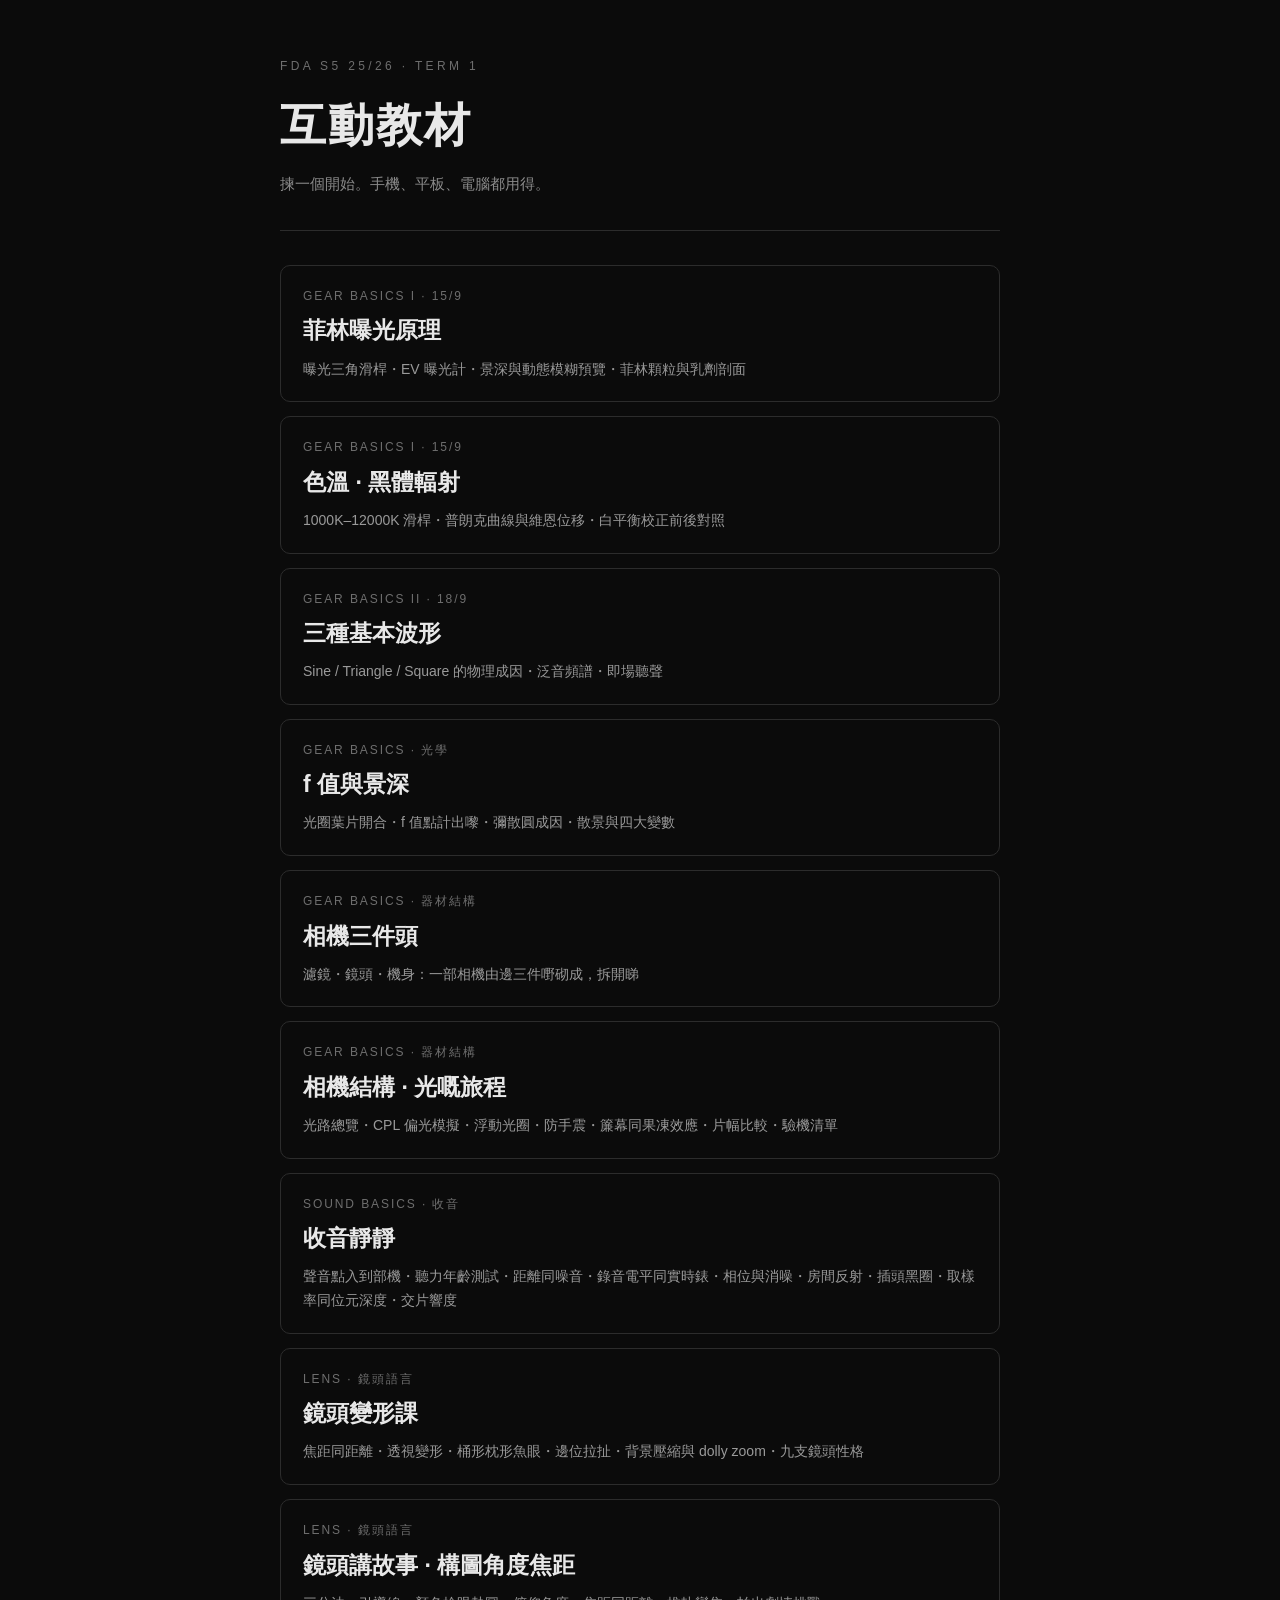
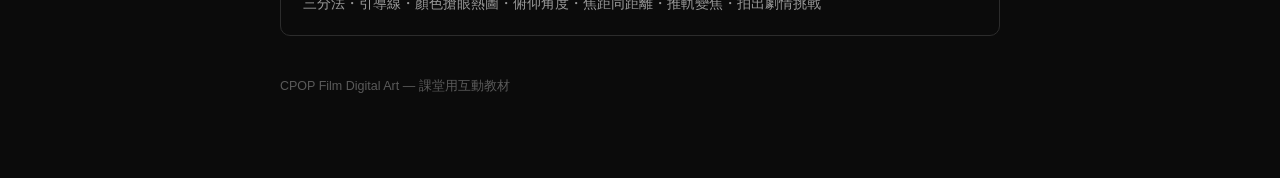
<file: index.html>
<!DOCTYPE html>
<html lang="zh-HK">
<head>
<meta charset="UTF-8">
<meta name="viewport" content="width=device-width, initial-scale=1">
<title>FDA S5 互動教材</title>
<style>
*{box-sizing:border-box;margin:0;padding:0}
body{background:#0b0b0b;color:#e8e8e8;font-family:"Noto Sans TC","PingFang TC","Microsoft JhengHei",sans-serif;padding:56px 20px 80px;line-height:1.7}
.wrap{max-width:720px;margin:0 auto}
.eyebrow{font-size:12px;letter-spacing:.28em;color:#6e6e6e;text-transform:uppercase}
h1{font-size:clamp(30px,7vw,46px);font-weight:700;letter-spacing:.04em;margin:10px 0 6px}
.sub{color:#8a8a8a;font-size:15px;margin-bottom:6px}
hr{border:0;border-top:1px solid #2c2c2c;margin:34px 0}
a.card{display:block;text-decoration:none;color:inherit;border:1px solid #2c2c2c;border-radius:10px;padding:20px 22px;margin-bottom:14px;transition:border-color .18s,background .18s}
a.card:hover,a.card:focus-visible{border-color:#8a8a8a;background:#151515;outline:none}
a.card .tag{font-size:12px;letter-spacing:.16em;color:#6e6e6e;text-transform:uppercase}
a.card h2{font-size:23px;font-weight:700;margin:5px 0 7px}
a.card p{font-size:14px;color:#9a9a9a;margin:0}
footer{color:#5a5a5a;font-size:12.5px;margin-top:40px}
</style>
</head>
<body>
<div class="wrap">
  <div class="eyebrow">FDA S5 25/26 · Term 1</div>
  <h1>互動教材</h1>
  <p class="sub">揀一個開始。手機、平板、電腦都用得。</p>
  <hr>

  <a class="card" href="exposure.html">
    <div class="tag">Gear Basics I · 15/9</div>
    <h2>菲林曝光原理</h2>
    <p>曝光三角滑桿・EV 曝光計・景深與動態模糊預覽・菲林顆粒與乳劑剖面</p>
  </a>

  <a class="card" href="colour-temperature.html">
    <div class="tag">Gear Basics I · 15/9</div>
    <h2>色溫 · 黑體輻射</h2>
    <p>1000K–12000K 滑桿・普朗克曲線與維恩位移・白平衡校正前後對照</p>
  </a>

  <a class="card" href="waveform.html">
    <div class="tag">Gear Basics II · 18/9</div>
    <h2>三種基本波形</h2>
    <p>Sine / Triangle / Square 的物理成因・泛音頻譜・即場聽聲</p>
  </a>

  <a class="card" href="aperture.html">
    <div class="tag">Gear Basics · 光學</div>
    <h2>f 值與景深</h2>
    <p>光圈葉片開合・f 值點計出嚟・彌散圓成因・散景與四大變數</p>
  </a>

  <a class="card" href="camera-parts.html">
    <div class="tag">Gear Basics · 器材結構</div>
    <h2>相機三件頭</h2>
    <p>濾鏡・鏡頭・機身：一部相機由邊三件嘢砌成，拆開睇</p>
  </a>

  <a class="card" href="camera-anatomy.html">
    <div class="tag">Gear Basics · 器材結構</div>
    <h2>相機結構 · 光嘅旅程</h2>
    <p>光路總覽・CPL 偏光模擬・浮動光圈・防手震・簾幕同果凍效應・片幅比較・驗機清單</p>
  </a>

  <a class="card" href="sound_lesson.html">
    <div class="tag">Sound Basics · 收音</div>
    <h2>收音靜靜</h2>
    <p>聲音點入到部機・聽力年齡測試・距離同噪音・錄音電平同實時錶・相位與消噪・房間反射・插頭黑圈・取樣率同位元深度・交片響度</p>
  </a>

  <a class="card" href="lens-distortation.html">
    <div class="tag">Lens · 鏡頭語言</div>
    <h2>鏡頭變形課</h2>
    <p>焦距同距離・透視變形・桶形枕形魚眼・邊位拉扯・背景壓縮與 dolly zoom・九支鏡頭性格</p>
  </a>

  <a class="card" href="lens-storytelling.html">
    <div class="tag">Lens · 鏡頭語言</div>
    <h2>鏡頭講故事 · 構圖角度焦距</h2>
    <p>三分法・引導線・顏色搶眼熱圖・俯仰角度・焦距同距離・推軌變焦・拍出劇情挑戰</p>
  </a>

  <footer>CPOP Film Digital Art — 課堂用互動教材</footer>
</div>
</body>
</html>
</file>
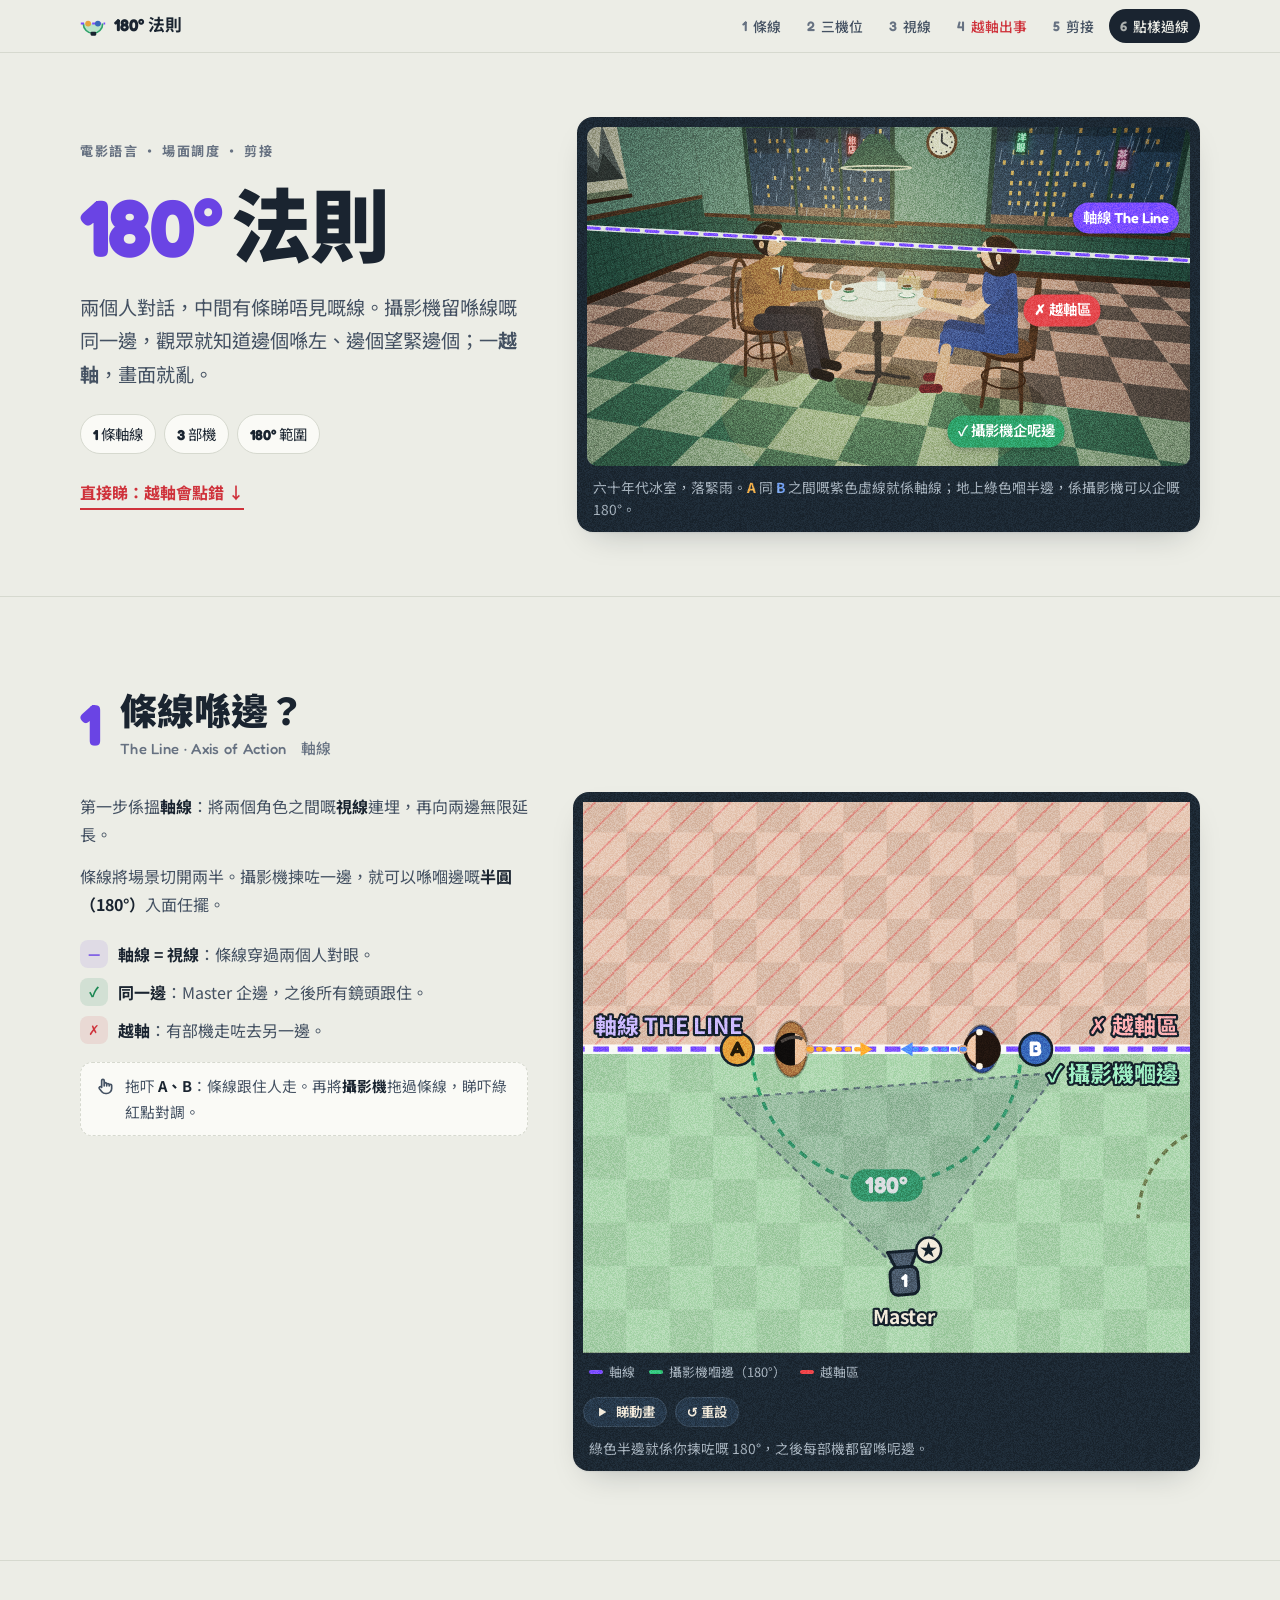
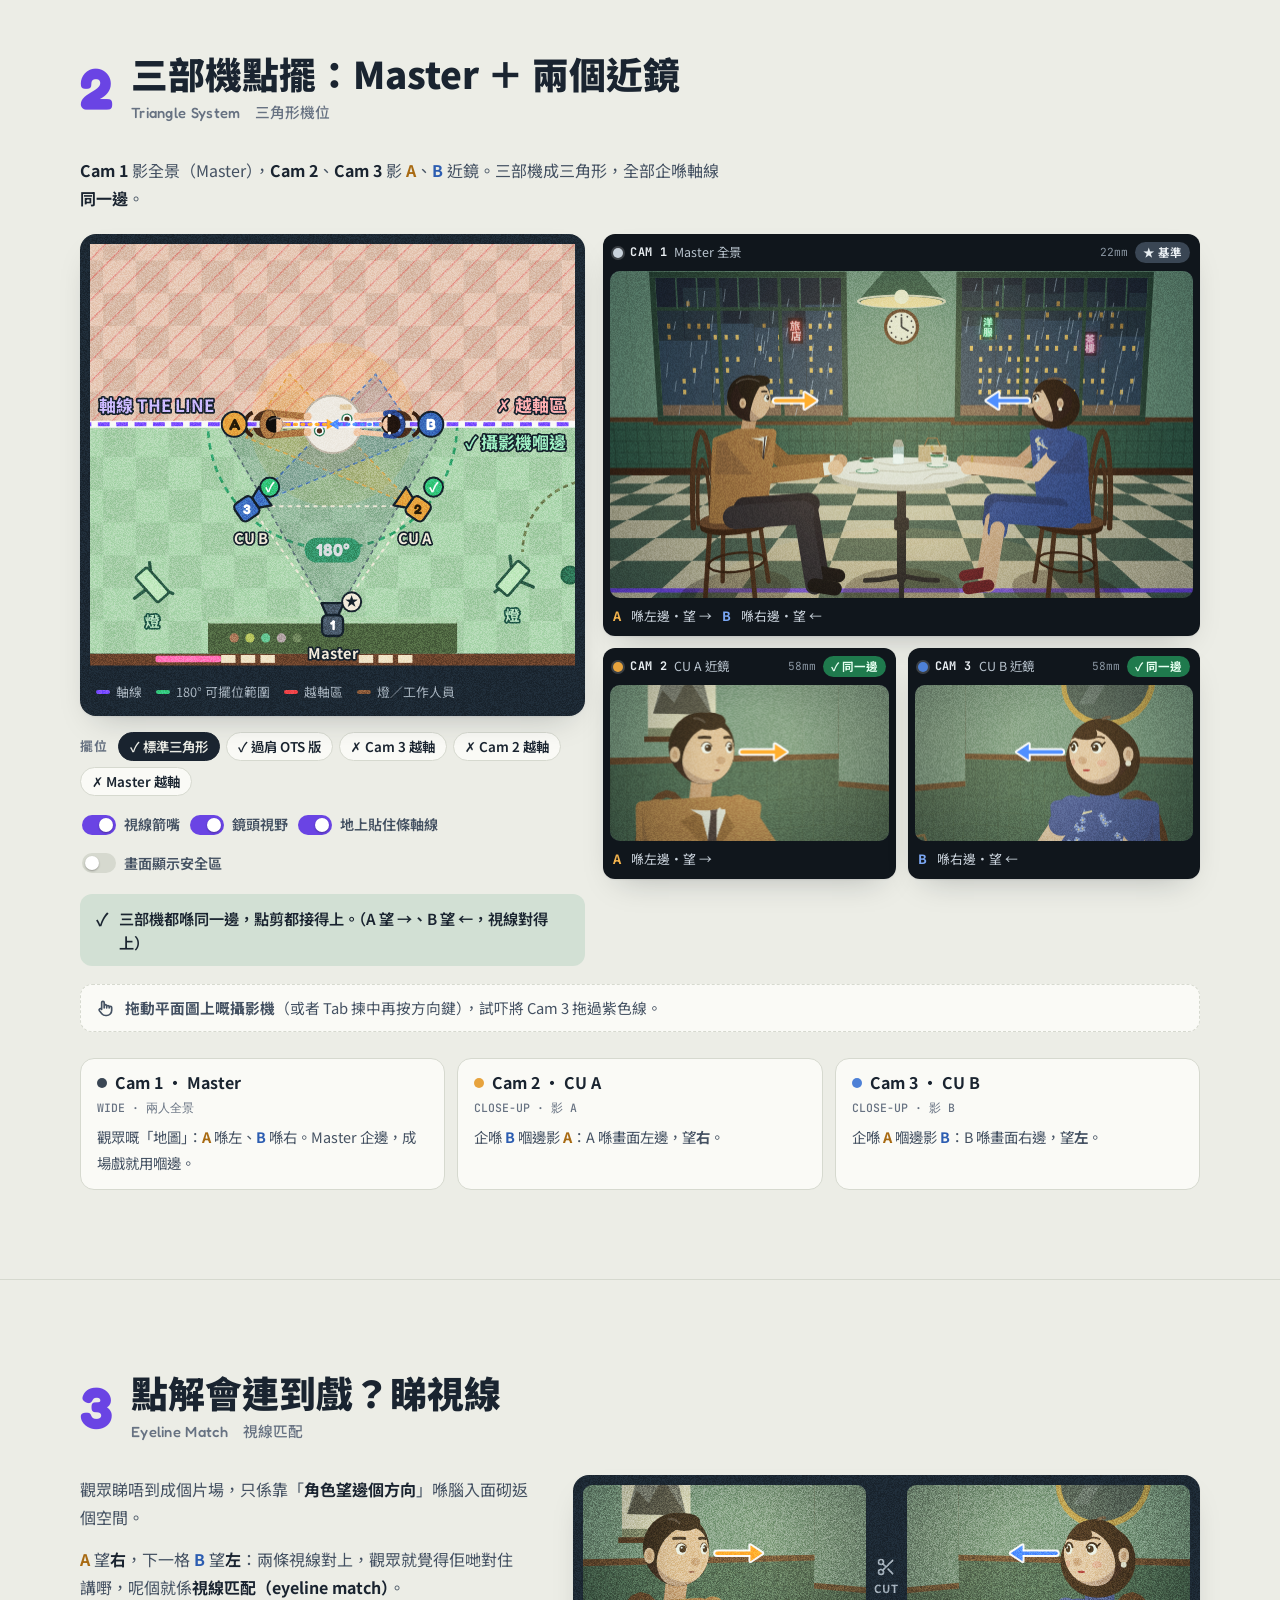
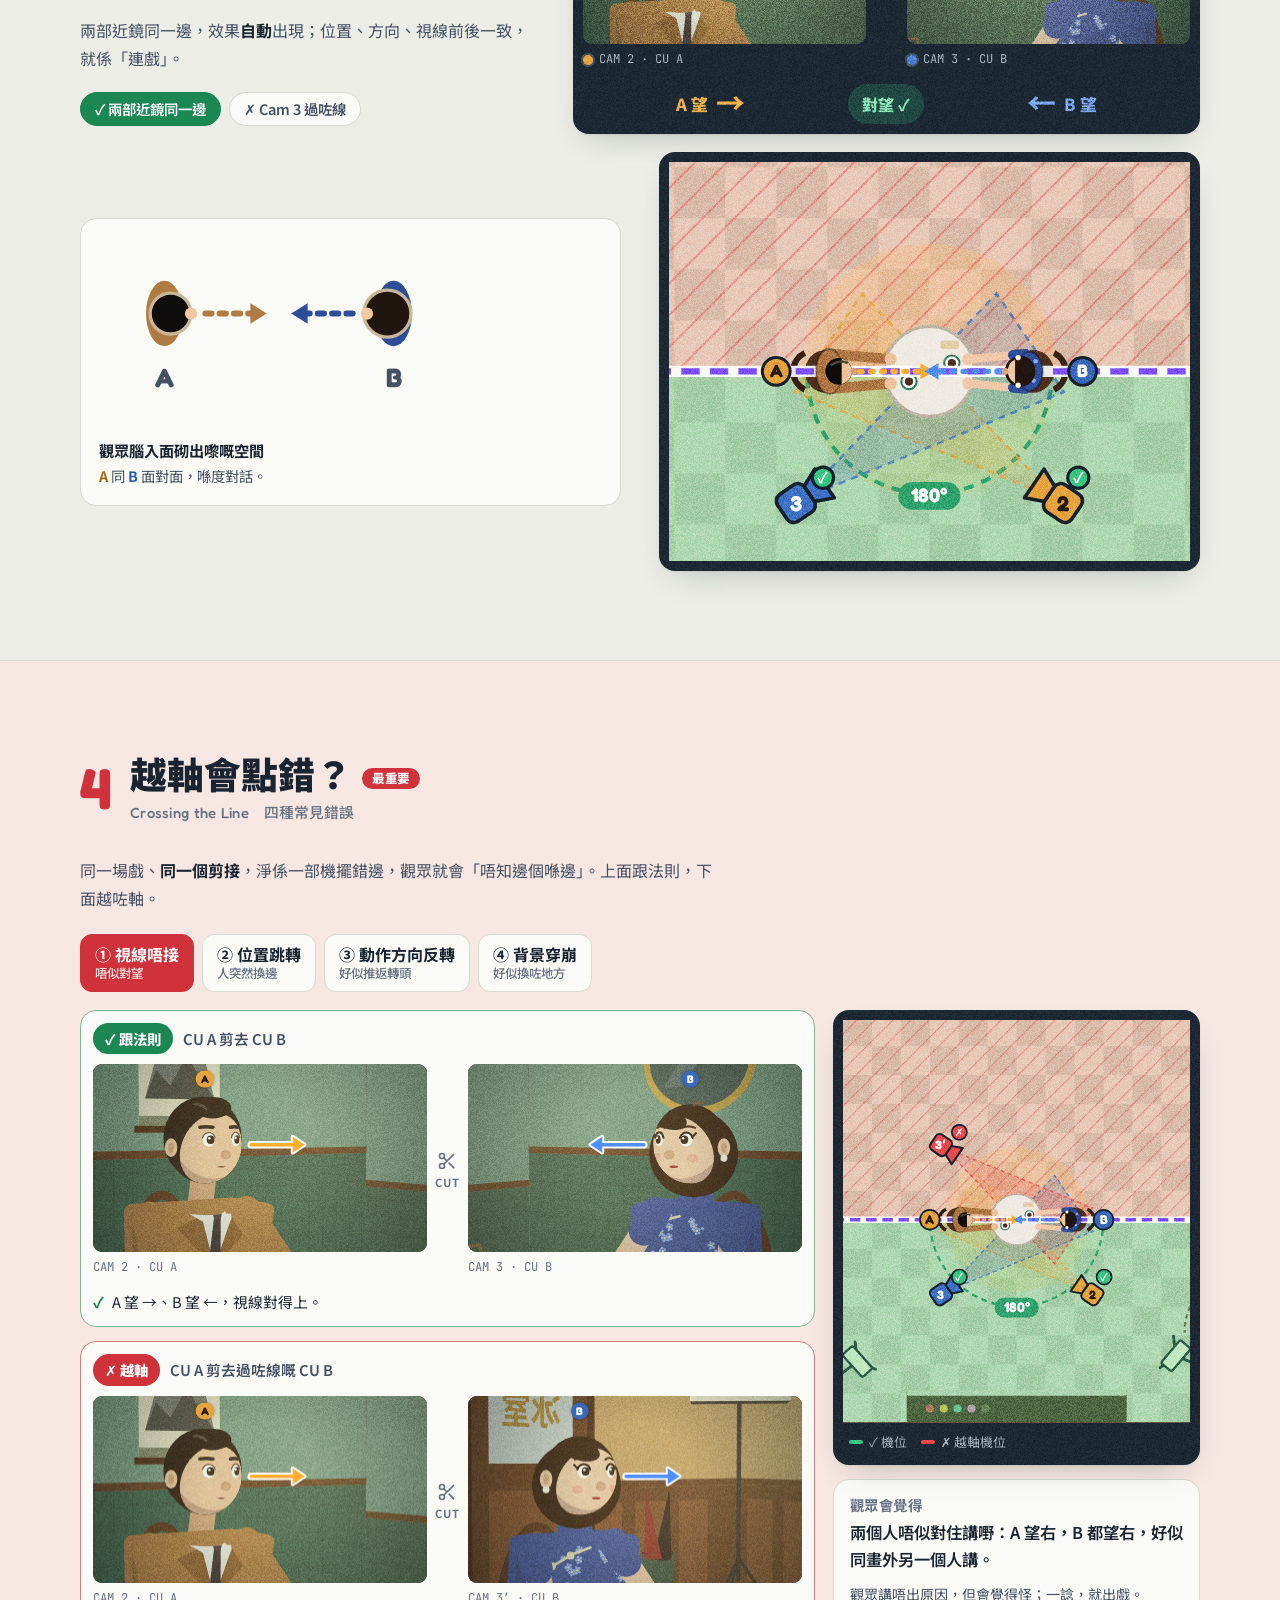
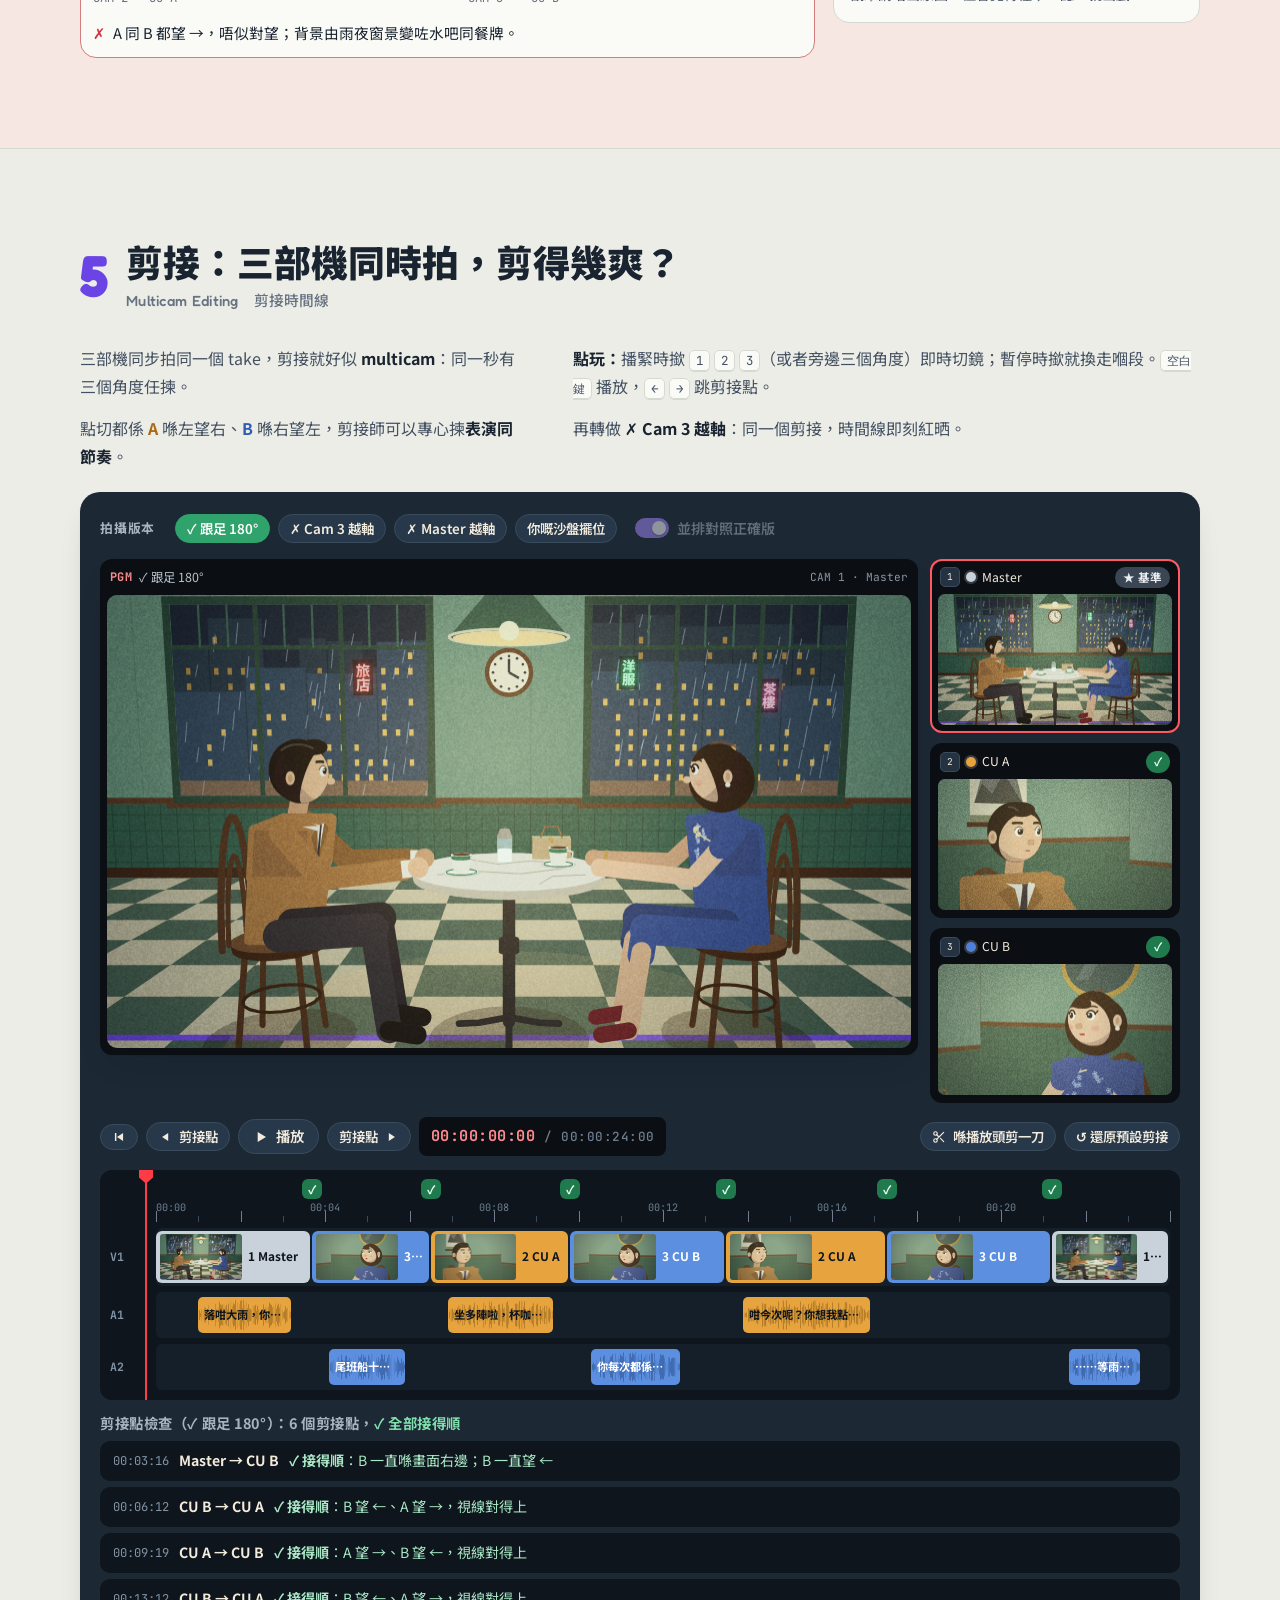
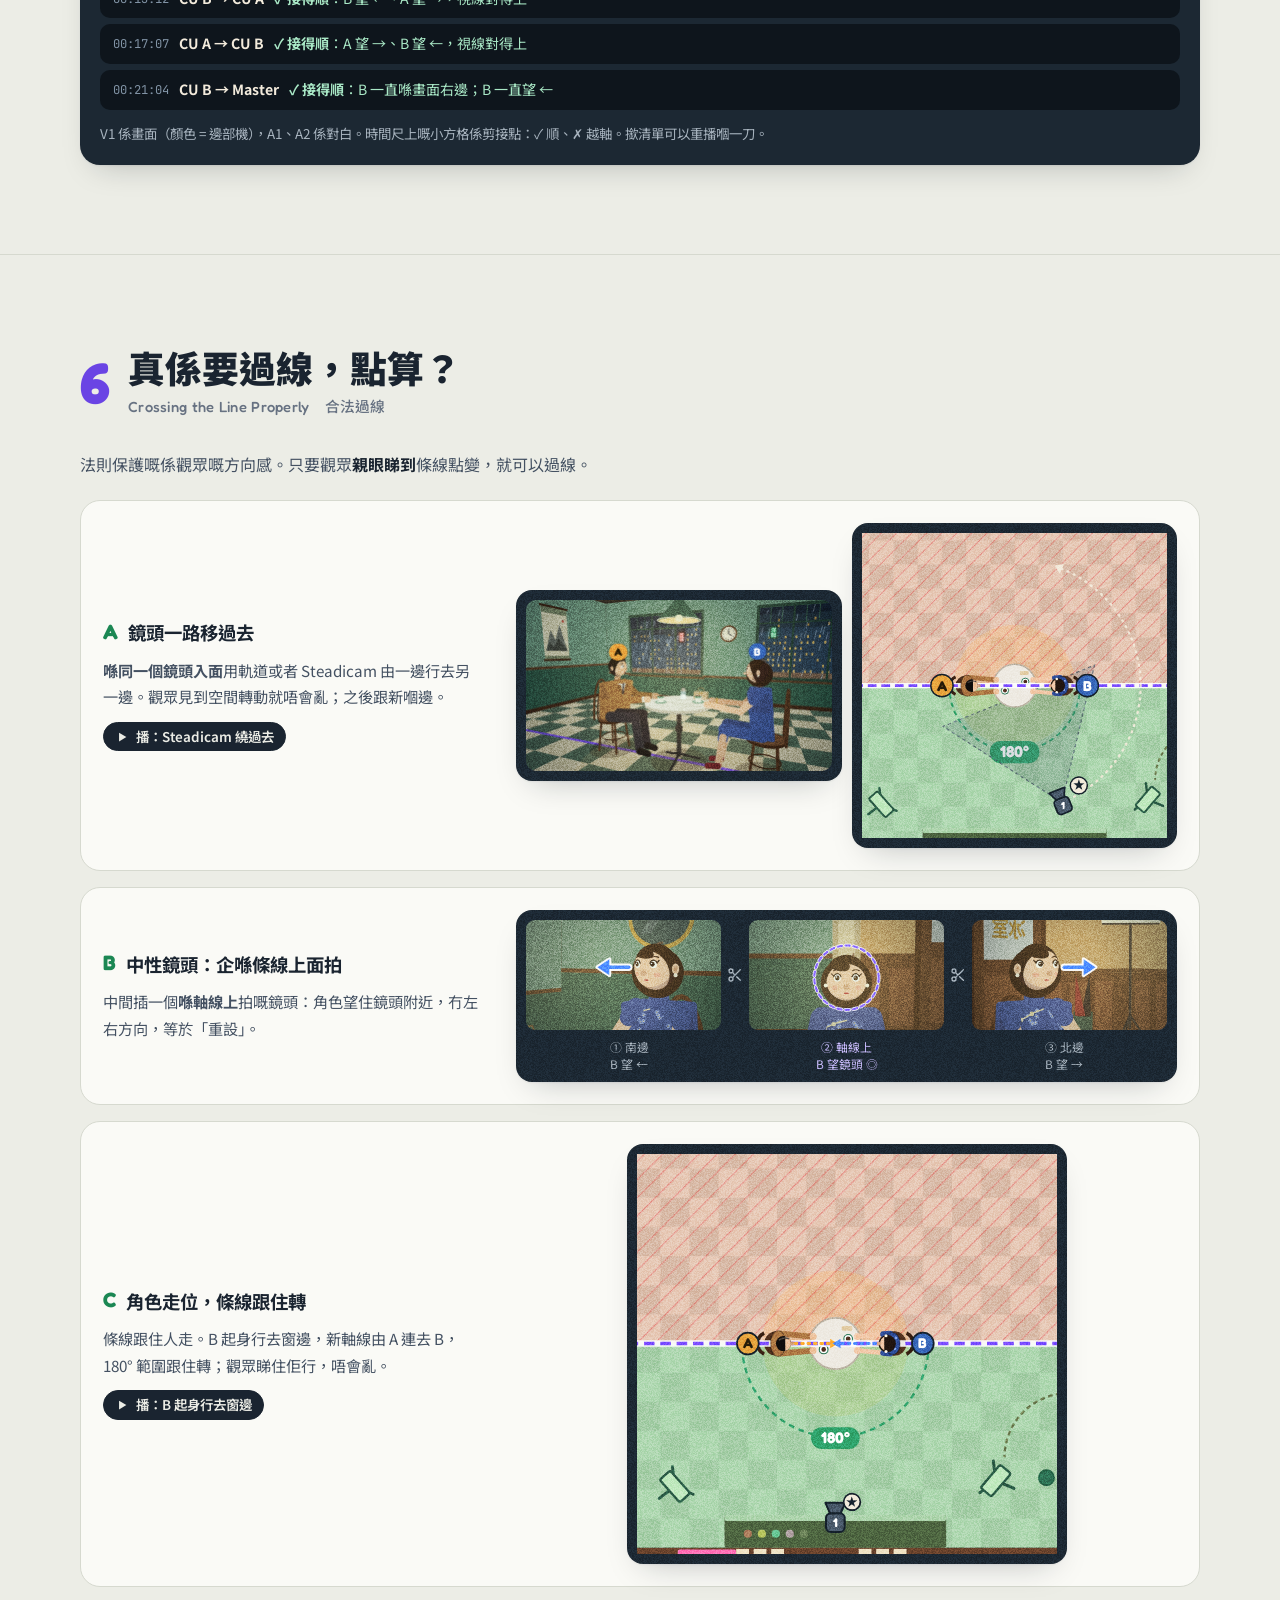
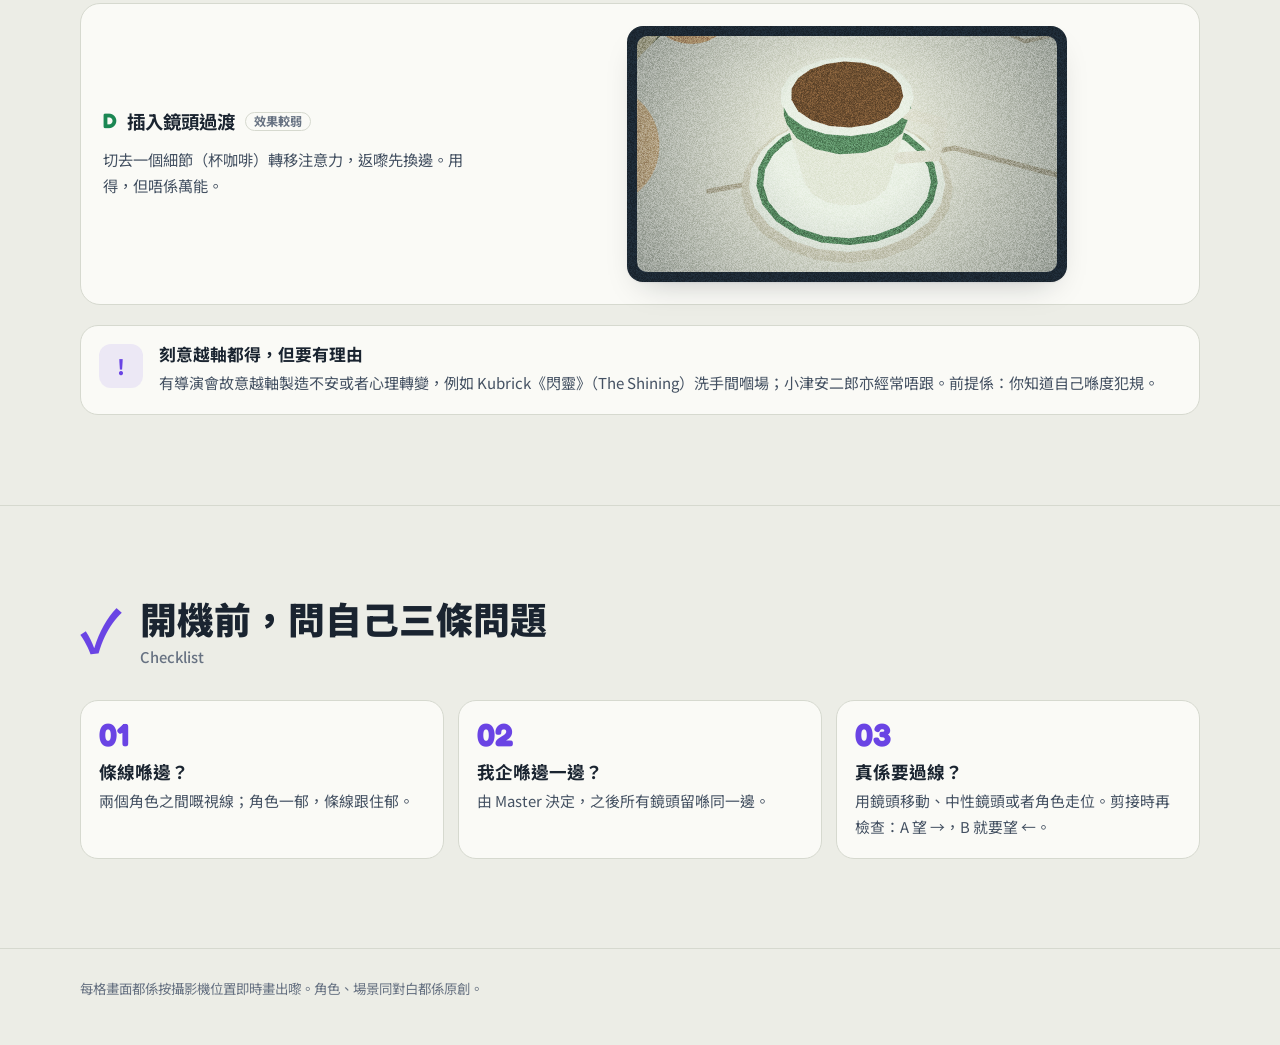
<file: 180-rule-v2/index.html>
<!doctype html>
<html lang="zh-HK">
<head>
<meta charset="utf-8">
<meta name="viewport" content="width=device-width, initial-scale=1, viewport-fit=cover">
<title>180度法則互動課</title>
<meta name="description" content="互動電影課：軸線、三機位、視線匹配、多機剪接，同埋越軸之後連戲點樣出錯。">
<meta property="og:title" content="180度法則互動課">
<meta property="og:description" content="互動電影課：軸線、三機位、視線匹配、多機剪接，同埋越軸之後連戲點樣出錯。">
<meta name="theme-color" content="#1C2833">
<link rel="icon" href="data:image/svg+xml,%3Csvg xmlns='http://www.w3.org/2000/svg' viewBox='0 0 32 32'%3E%3Cpath d='M4 13a12 12 0 0 0 24 0z' fill='%2334C77D' fill-opacity='.35'/%3E%3Cline x1='1' y1='13' x2='31' y2='13' stroke='%237B4DFF' stroke-width='2.6' stroke-dasharray='4 3'/%3E%3Ccircle cx='10' cy='13' r='3.6' fill='%23E7A33D'/%3E%3Ccircle cx='22' cy='13' r='3.6' fill='%233868BA'/%3E%3Crect x='13' y='23' width='7' height='5' rx='1.4' fill='%231A2430'/%3E%3C/svg%3E">
<link rel="preconnect" href="https://fonts.googleapis.com">
<link rel="preconnect" href="https://fonts.gstatic.com" crossorigin>
<link rel="stylesheet" href="https://fonts.googleapis.com/css2?family=Fredoka:wght@500;600;700&family=JetBrains+Mono:wght@500;700&family=Noto+Sans+HK:wght@400;500;700;900&display=swap">
<style>
:root { padding-top: env(safe-area-inset-top, 0px); padding-bottom: env(safe-area-inset-bottom, 0px); }
body { margin: 0; }
img { max-width: 100%; }
/* Layout: a long-form illustrated lesson. Every illustration sits on a dark "board";
   the page chrome around it is quiet paper, so the pictures carry the colour. */
:root {
  --bg: #ECEDE6;
  --surface: #FAFAF6;
  --surface-2: #F2F2EC;
  --ink: #1A2430;
  --ink-2: #445162;
  --muted: #677282;
  --rule: #D6D9CF;
  --accent: #6A44E4;
  --accent-ink: #FFFFFF;
  --accent-soft: rgba(106, 68, 228, .10);
  --ok: #1B8753;
  --ok-soft: rgba(27, 135, 83, .12);
  --bad: #CF323B;
  --bad-soft: rgba(207, 50, 59, .10);
  --alert-band: #F6E7E2;
  --a: #A86A12;
  --b: #2C5DB1;
  --board: #1C2833;
  --board-2: #26384A;
  --board-ink: #F3EBDC;
  --board-muted: #A7B3BE;
  --shadow: 0 1px 2px rgba(16, 24, 32, .06), 0 14px 32px -16px rgba(16, 24, 32, .28);
  --font-display: "Fredoka", "Noto Sans HK", "Noto Sans CJK HK", "PingFang HK", "Microsoft JhengHei", sans-serif;
  --font-body: "Noto Sans HK", "Noto Sans CJK HK", "PingFang HK", "Microsoft JhengHei", system-ui, sans-serif;
  --font-mono: "JetBrains Mono", ui-monospace, SFMono-Regular, Menlo, monospace;
  --r: 16px;
  --gutter: clamp(16px, 4vw, 40px);
}
@media (prefers-color-scheme: dark) {
  :root:not([data-theme="light"]) {
    --bg: #0E141A; --surface: #151D25; --surface-2: #1B252F; --ink: #E8ECEE; --ink-2: #B9C2CB; --muted: #8995A1; --rule: #28333E;
    --accent: #A58BFF; --accent-ink: #150D30; --accent-soft: rgba(165, 139, 255, .15);
    --ok: #4CCB8D; --ok-soft: rgba(76, 203, 141, .14); --bad: #FF6970; --bad-soft: rgba(255, 105, 112, .13); --alert-band: #221316;
    --a: #F0B04F; --b: #7BA7F3;
    --board: #0A1117; --board-2: #1A2835; --board-ink: #F3EBDC; --board-muted: #97A3AE;
    --shadow: 0 1px 2px rgba(0, 0, 0, .35), 0 14px 32px -16px rgba(0, 0, 0, .7);
    color-scheme: dark;
  }
}
:root[data-theme="dark"] {
  --bg: #0E141A; --surface: #151D25; --surface-2: #1B252F; --ink: #E8ECEE; --ink-2: #B9C2CB; --muted: #8995A1; --rule: #28333E;
  --accent: #A58BFF; --accent-ink: #150D30; --accent-soft: rgba(165, 139, 255, .15);
  --ok: #4CCB8D; --ok-soft: rgba(76, 203, 141, .14); --bad: #FF6970; --bad-soft: rgba(255, 105, 112, .13); --alert-band: #221316;
  --a: #F0B04F; --b: #7BA7F3;
  --board: #0A1117; --board-2: #1A2835; --board-ink: #F3EBDC; --board-muted: #97A3AE;
  --shadow: 0 1px 2px rgba(0, 0, 0, .35), 0 14px 32px -16px rgba(0, 0, 0, .7);
  color-scheme: dark;
}

* { box-sizing: border-box; }
html { scroll-behavior: smooth; scroll-padding-top: 64px; }
@media (prefers-reduced-motion: reduce) { html { scroll-behavior: auto; } }
body {
  background: var(--bg); color: var(--ink);
  font-family: var(--font-body); font-size: 16px; line-height: 1.75;
  -webkit-font-smoothing: antialiased; text-rendering: optimizeLegibility;
}
.wrap { max-width: 1200px; margin: 0 auto; padding-inline: var(--gutter); }
h1, h2, h3 { text-wrap: balance; margin: 0; line-height: 1.2; }
p { margin: 0; }
button { font: inherit; color: inherit; }
:focus-visible { outline: 3px solid var(--accent); outline-offset: 2px; border-radius: 6px; }
.sr { position: absolute; width: 1px; height: 1px; overflow: hidden; clip: rect(0 0 0 0); white-space: nowrap; }
kbd { font-family: var(--font-mono); font-size: .78em; padding: 1px 6px; border-radius: 5px; border: 1px solid var(--rule); background: var(--surface); box-shadow: 0 1px 0 var(--rule); }
.a-txt { color: var(--a); font-weight: 700; }
.b-txt { color: var(--b); font-weight: 700; }
.ok-txt { color: var(--ok); font-weight: 700; }
.bad-txt { color: var(--bad); font-weight: 700; }
.line-txt { color: var(--accent); font-weight: 700; }

/* ---------- top bar ---------- */
.topbar {
  position: sticky; top: env(safe-area-inset-top, 0px); z-index: 30;
  background: color-mix(in srgb, var(--bg) 88%, transparent);
  backdrop-filter: saturate(1.2) blur(10px); -webkit-backdrop-filter: saturate(1.2) blur(10px);
  border-bottom: 1px solid var(--rule);
}
.topbar .wrap { display: flex; align-items: center; gap: 14px; min-height: 52px; }
.brand { font-family: var(--font-display); font-weight: 700; font-size: 1.05rem; white-space: nowrap; text-decoration: none; color: var(--ink); display: flex; align-items: center; gap: 8px; }
.brand-mark { width: 26px; height: 26px; flex: none; }
.toc { display: flex; gap: 4px; overflow-x: auto; scrollbar-width: none; min-width: 0; margin-left: auto; }
.toc::-webkit-scrollbar { display: none; }
.toc a {
  flex: none; text-decoration: none; color: var(--ink-2); font-size: .86rem; font-weight: 500;
  padding: 5px 11px; border-radius: 999px; display: flex; gap: 6px; align-items: center; white-space: nowrap;
}
.toc a .n { font-family: var(--font-display); font-weight: 600; color: var(--muted); }
.toc a:hover { background: var(--surface-2); color: var(--ink); }
.toc a.on { background: var(--ink); color: var(--bg); }
.toc a.on .n { color: inherit; opacity: .7; }
.toc a.hot:not(.on) { color: var(--bad); }
@media (max-width: 720px) { .brand-text { display: none; } .toc a { padding: 5px 9px; font-size: .82rem; } }

/* ---------- hero ---------- */
.hero { padding-block: clamp(28px, 5vw, 64px) clamp(36px, 5vw, 64px); }
.hero-grid { display: grid; grid-template-columns: minmax(0, 5fr) minmax(0, 7fr); gap: clamp(24px, 4vw, 56px); align-items: center; }
@media (max-width: 900px) { .hero-grid { grid-template-columns: minmax(0, 1fr); } }
.eyebrow { font-size: .82rem; font-weight: 700; letter-spacing: .12em; color: var(--muted); text-transform: uppercase; }
.hero h1 { font-weight: 900; font-size: clamp(2.8rem, 7vw, 5rem); letter-spacing: -.01em; margin-top: 10px; display: flex; align-items: baseline; gap: .12em; flex-wrap: wrap; }
.hero h1 .deg { font-family: var(--font-display); font-weight: 700; color: var(--accent); letter-spacing: -.02em; }
.hero .lead { font-size: clamp(1.05rem, 1.6vw, 1.2rem); color: var(--ink-2); margin-top: 16px; max-width: 36em; }
.hero-keys { display: flex; flex-wrap: wrap; gap: 8px; margin-top: 22px; }
.hero-keys span { font-size: .9rem; padding: 6px 12px; border-radius: 999px; background: var(--surface); border: 1px solid var(--rule); }
.hero-keys b { font-family: var(--font-display); }
.hero-cta { display: inline-flex; margin-top: 24px; align-items: center; gap: 10px; font-weight: 700; color: var(--bad); text-decoration: none; border-bottom: 2px solid currentColor; padding-bottom: 2px; }

/* ---------- boards & monitors ---------- */
.board { background: var(--board); color: var(--board-ink); border-radius: var(--r); box-shadow: var(--shadow); position: relative; overflow: hidden; }
:root[data-theme="dark"] .board { outline: 1px solid var(--rule); }
@media (prefers-color-scheme: dark) { :root:not([data-theme="light"]) .board { outline: 1px solid var(--rule); } }
.board::after { content: ""; position: absolute; inset: 0; pointer-events: none; background-image: var(--grain); background-size: 192px; mix-blend-mode: overlay; opacity: .22; border-radius: inherit; }
figure { margin: 0; }
.hero-fig { padding: 10px; }
.screen { position: relative; aspect-ratio: 16 / 9; border-radius: 10px; overflow: hidden; background: #2A3440; max-width: 100%; }
.screen canvas { position: absolute; inset: 0; width: 100%; height: 100%; display: block; }
.hero-fig figcaption, .board-cap { font-size: .86rem; color: var(--board-muted); padding: 10px 6px 2px; line-height: 1.6; }
.hero-tag { position: absolute; transform: translate(-50%, -50%); font-family: var(--font-display); font-weight: 600; font-size: clamp(.7rem, 1.2vw, .9rem); padding: 3px 10px; border-radius: 999px; white-space: nowrap; pointer-events: none; box-shadow: 0 2px 6px rgba(0,0,0,.25); transition: left .2s linear, top .2s linear; }
.hero-tag.line { background: #7B4DFF; color: #fff; }
.hero-tag.ok { background: #2FA36B; color: #fff; }
.hero-tag.bad { background: #E5484D; color: #fff; }

.monitor { background: #10161C; border-radius: 12px; padding: 7px; box-shadow: var(--shadow); min-width: 0; position: relative; transition: box-shadow .25s; color: #E9EEF2; }
.monitor.bad { box-shadow: 0 0 0 3px #E5484D, var(--shadow); }
.monitor.neutral { box-shadow: 0 0 0 3px #7B4DFF, var(--shadow); }
.mon-bar { display: flex; align-items: center; gap: 7px; padding: 1px 3px 7px; font-size: .78rem; min-width: 0; }
.mon-bar b { font-family: var(--font-mono); font-weight: 700; letter-spacing: .04em; font-size: .74rem; }
.mon-name { color: #B8C3CD; white-space: nowrap; overflow: hidden; text-overflow: ellipsis; min-width: 0; }
.mon-lens { font-family: var(--font-mono); font-size: .7rem; color: #8995A1; margin-left: auto; white-space: nowrap; }
.cam-dot { width: 10px; height: 10px; border-radius: 50%; flex: none; box-shadow: 0 0 0 2px rgba(255,255,255,.18); }
.cam-dot.c1 { background: #C9D2DB; } .cam-dot.c2 { background: #E7A33D; } .cam-dot.c3 { background: #4D80D6; }
.chip { display: inline-flex; align-items: center; gap: 4px; padding: 2px 8px; border-radius: 999px; font-size: .72rem; font-weight: 700; white-space: nowrap; line-height: 1.5; }
.chip.ok { background: #1F7A4D; color: #E6FFF1; }
.chip.bad { background: #D23A41; color: #fff; }
.chip.neutral { background: #6A44E4; color: #fff; }
.chip.ref { background: #3A4654; color: #E9EEF2; }
.mon-read { font-size: .8rem; color: #C9D2DB; padding: 7px 3px 1px; display: flex; gap: 10px; flex-wrap: wrap; min-height: 1.8em; }
.mon-read .ga { color: #F2B24D; font-weight: 700; } .mon-read .gb { color: #7BA7F3; font-weight: 700; }
.mon-read .warn { color: #FF8A8F; font-weight: 700; }

/* ---------- sections ---------- */
.sec { padding-block: clamp(48px, 7vw, 96px); border-top: 1px solid var(--rule); }
.sec-head { display: grid; grid-template-columns: auto minmax(0, 1fr); gap: 4px 18px; align-items: center; margin-bottom: clamp(18px, 3vw, 30px); }
.sec-num { font-family: var(--font-display); font-weight: 700; font-size: clamp(2.6rem, 5vw, 3.6rem); line-height: 1; color: var(--accent); grid-row: span 2; }
.sec-head h2 { font-size: clamp(1.55rem, 3.2vw, 2.3rem); font-weight: 900; }
.sec-sub { color: var(--muted); font-size: .92rem; font-weight: 500; }
.sec-sub i { font-style: normal; font-family: var(--font-display); font-weight: 500; letter-spacing: .02em; }
.prose { max-width: 40em; color: var(--ink-2); }
.prose p + p { margin-top: .9em; }
.prose strong { color: var(--ink); }
.grid-2 { display: grid; grid-template-columns: minmax(0, 5fr) minmax(0, 7fr); gap: clamp(20px, 3.5vw, 48px); align-items: start; }
@media (max-width: 900px) { .grid-2 { grid-template-columns: minmax(0, 1fr); } }
.keys { display: grid; gap: 10px; margin-top: 22px; padding: 0; list-style: none; }
.keys li { display: grid; grid-template-columns: 28px minmax(0, 1fr); gap: 10px; align-items: start; }
.keys li .k { width: 28px; height: 28px; border-radius: 8px; display: grid; place-items: center; font-weight: 800; font-size: .85rem; }
.keys li .k.line { background: var(--accent-soft); color: var(--accent); }
.keys li .k.ok { background: var(--ok-soft); color: var(--ok); }
.keys li .k.bad { background: var(--bad-soft); color: var(--bad); }
.hint { display: flex; gap: 10px; align-items: flex-start; margin-top: 18px; font-size: .92rem; color: var(--ink-2); background: var(--surface); border: 1px dashed var(--rule); border-radius: 12px; padding: 10px 14px; }
.hint svg { flex: none; margin-top: 3px; }

/* buttons */
.btn-row { display: flex; flex-wrap: wrap; gap: 8px; align-items: center; }
.btn {
  border: 1px solid var(--rule); background: var(--surface); border-radius: 999px; padding: 7px 14px; cursor: pointer;
  font-size: .9rem; font-weight: 600; display: inline-flex; align-items: center; gap: 7px; line-height: 1.3; transition: background .15s, border-color .15s, transform .1s;
}
.btn:hover { border-color: var(--ink-2); }
.btn:active { transform: translateY(1px); }
.btn.primary { background: var(--ink); color: var(--bg); border-color: var(--ink); }
.btn.on { background: var(--ink); color: var(--bg); border-color: var(--ink); }
.btn.bad.on { background: var(--bad); border-color: var(--bad); color: #fff; }
.btn.ok.on { background: var(--ok); border-color: var(--ok); color: #fff; }
.btn .dot { width: 8px; height: 8px; border-radius: 50%; background: currentColor; opacity: .5; }
.btn.small { padding: 5px 11px; font-size: .84rem; }
.seg-label { font-size: .8rem; font-weight: 700; color: var(--muted); letter-spacing: .06em; margin-right: 4px; }
.toggle { display: inline-flex; align-items: center; gap: 8px; cursor: pointer; font-size: .88rem; font-weight: 600; color: var(--ink-2); user-select: none; padding: 4px 2px; }
.toggle input { appearance: none; -webkit-appearance: none; width: 34px; height: 20px; border-radius: 999px; background: var(--rule); position: relative; cursor: pointer; margin: 0; transition: background .2s; flex: none; }
.toggle input::after { content: ""; position: absolute; top: 3px; left: 3px; width: 14px; height: 14px; border-radius: 50%; background: #fff; transition: transform .2s; box-shadow: 0 1px 2px rgba(0,0,0,.3); }
.toggle input:checked { background: var(--accent); }
.toggle input:checked::after { transform: translateX(14px); }

/* ---------- plans ---------- */
.plan-board { padding: 10px; }
.plan-board > svg { display: block; width: 100%; height: auto; touch-action: none; }
.plan-board > svg .cam { cursor: grab; }
.plan-board > svg .cam:active { cursor: grabbing; }
.plan-board > svg .cam:focus { outline: none; }
.plan-board > svg .cam:focus-visible .cam-ring { stroke: #fff; stroke-width: 6; }
.plan-board > svg .char:focus { outline: none; }
.plan-board > svg .char:focus-visible ellipse { stroke: #fff; stroke-width: 5; }
.plan-board > svg .char.drag { cursor: grab; }
.plan-legend { display: flex; flex-wrap: wrap; gap: 6px 14px; font-size: .8rem; color: var(--board-muted); padding: 8px 6px 2px; }
.plan-legend span { display: inline-flex; align-items: center; gap: 6px; }
.plan-legend i { width: 14px; height: 4px; border-radius: 2px; display: inline-block; }

/* §1 */
.fig-ctrl { display: flex; flex-wrap: wrap; gap: 8px; margin-top: 12px; }

/* §2 sandbox */
.sandbox { display: grid; grid-template-columns: minmax(0, 11fr) minmax(0, 13fr); grid-template-areas: "plan mons" "ctrl mons" "verd mons"; grid-template-rows: auto auto 1fr; gap: 14px 18px; align-items: start; }
.sb-plan { grid-area: plan; } .sandbox .mons { grid-area: mons; } .sandbox .sb-ctrl { grid-area: ctrl; margin-top: 2px; } .sandbox .verdict-bar { grid-area: verd; margin-top: 0; }
@media (max-width: 960px) { .sandbox { grid-template-columns: minmax(0, 1fr); grid-template-areas: "plan" "ctrl" "mons" "verd"; grid-template-rows: none; } }
.mons { display: grid; gap: 12px; min-width: 0; }
.mon-row { display: grid; grid-template-columns: minmax(0, 1fr) minmax(0, 1fr); gap: 12px; }
@media (max-width: 560px) {
  .mon-row { gap: 8px; }
  .mon-row .monitor { padding: 5px; }
  .mon-row .mon-name, .mon-row .mon-lens { display: none; }
  .mon-row .mon-read { font-size: .72rem; gap: 4px 6px; }
  .mon-row .mon-read .warn { display: none; }
}
.sb-ctrl { display: grid; gap: 12px; margin-top: 18px; }
.sb-ctrl .btn-row { gap: 6px; }
.roles { display: grid; grid-template-columns: repeat(3, minmax(0, 1fr)); gap: 12px; margin-top: 26px; }
@media (max-width: 820px) { .roles { grid-template-columns: minmax(0, 1fr); } }
.role { background: var(--surface); border: 1px solid var(--rule); border-radius: 14px; padding: 14px 16px; }
.role h3 { font-size: 1rem; display: flex; align-items: center; gap: 8px; }
.role h3 .cam-dot { box-shadow: none; }
.role h3 .cam-dot.c1 { background: #3A4654; }
.role p { font-size: .9rem; color: var(--ink-2); margin-top: 6px; }
.role .sub { font-family: var(--font-mono); font-size: .72rem; color: var(--muted); font-weight: 500; }
.verdict-bar { display: flex; align-items: flex-start; gap: 10px; margin-top: 16px; padding: 12px 16px; border-radius: 12px; background: var(--ok-soft); color: var(--ink); font-weight: 600; font-size: .95rem; transition: background .25s; }
.verdict-bar.bad { background: var(--bad-soft); }
.verdict-bar .vi { font-size: 1.1rem; flex: none; line-height: 1.5; }
.verdict-bar > span:last-child { flex: 1; min-width: 0; line-height: 1.6; }

/* §3 eyeline */
.cutpair { display: grid; grid-template-columns: minmax(0, 1fr) auto minmax(0, 1fr); gap: 8px; align-items: center; }
.cut-icon { display: grid; place-items: center; gap: 2px; color: var(--muted); font-size: .7rem; font-weight: 700; letter-spacing: .08em; }
.eye-verdict { display: grid; grid-template-columns: minmax(0, 1fr) auto minmax(0, 1fr); align-items: center; gap: 10px; margin-top: 14px; }
.eye-arrow { display: flex; align-items: center; justify-content: center; gap: 8px; font-weight: 800; font-size: 1.05rem; }
.eye-arrow .big { font-family: var(--font-display); font-size: 1.8rem; line-height: 1; transition: transform .35s cubic-bezier(.3,1.4,.5,1); display: inline-block; }
.eye-arrow .big.flip { transform: scaleX(-1); }
.eye-mid { font-weight: 800; padding: 6px 14px; border-radius: 999px; white-space: nowrap; }
.eye-mid.ok { background: var(--ok-soft); color: var(--ok); }
.eye-mid.bad { background: var(--bad-soft); color: var(--bad); }
.mind { display: grid; grid-template-columns: minmax(0, 1fr); gap: 10px; align-items: center; margin-top: 18px; background: var(--surface); border: 1px solid var(--rule); border-radius: 16px; padding: 16px 18px; }
.mind svg { max-width: 360px; }
.mind svg { width: 100%; height: auto; display: block; }
.mind h3 { font-size: .95rem; }
.mind p { font-size: .9rem; color: var(--ink-2); margin-top: 4px; }
.eye-row2 { display: grid; grid-template-columns: minmax(0, 1fr) minmax(0, 1fr); gap: clamp(16px, 3vw, 40px); margin-top: 18px; align-items: center; }
@media (max-width: 900px) { .eye-row2 { grid-template-columns: minmax(0, 1fr); } }
.eye-row2 .mind { margin-top: 0; }
.board .eye-mid.ok { background: rgba(52, 199, 125, .2); color: #8BE8B7; }
.board .eye-mid.bad { background: rgba(240, 70, 75, .24); color: #FFA3A7; }

/* §4 failures */
.sec-alert { background: var(--alert-band); }
.must { display: inline-flex; align-items: center; gap: 6px; background: var(--bad); color: #fff; font-size: .78rem; font-weight: 800; padding: 3px 10px; border-radius: 999px; letter-spacing: .06em; vertical-align: middle; margin-left: 10px; }
.tabs { display: flex; gap: 8px; flex-wrap: wrap; margin: 22px 0 18px; }
.tab { border: 1.5px solid var(--rule); background: var(--surface); border-radius: 12px; padding: 9px 14px; cursor: pointer; text-align: left; font-weight: 700; display: grid; gap: 0; line-height: 1.35; }
.tab small { font-weight: 500; color: var(--muted); font-size: .78rem; }
.tab[aria-selected="true"] { border-color: var(--bad); background: var(--bad); color: #fff; }
.tab[aria-selected="true"] small { color: rgba(255,255,255,.85); }
.case { display: grid; grid-template-columns: minmax(0, 8fr) minmax(0, 4fr); gap: 18px; align-items: start; }
@media (max-width: 960px) { .case { grid-template-columns: minmax(0, 1fr); } }
.case-rows { display: grid; gap: 14px; min-width: 0; }
.case-row { background: var(--surface); border-radius: 16px; padding: 12px; border: 1.5px solid var(--rule); min-width: 0; }
.case-row.ok { border-color: color-mix(in srgb, var(--ok) 45%, var(--rule)); }
.case-row.bad { border-color: color-mix(in srgb, var(--bad) 55%, var(--rule)); }
.row-head { display: flex; align-items: center; gap: 10px; margin-bottom: 10px; flex-wrap: wrap; }
.row-tag { font-weight: 800; font-size: .9rem; padding: 3px 12px; border-radius: 999px; }
.row-tag.ok { background: var(--ok); color: #fff; }
.row-tag.bad { background: var(--bad); color: #fff; }
.row-note { font-size: .92rem; color: var(--ink-2); font-weight: 600; }
.shotpair { display: grid; grid-template-columns: minmax(0, 1fr) auto minmax(0, 1fr); gap: 8px; align-items: center; }
.shot { min-width: 0; }
.shot .screen { border-radius: 9px; }
.shot-lab { font-size: .76rem; color: var(--muted); margin-top: 5px; font-family: var(--font-mono); display: flex; gap: 6px; align-items: center; }
.row-result { margin-top: 10px; font-size: .92rem; display: flex; gap: 8px; align-items: flex-start; }
.row-result .ri { flex: none; font-weight: 800; }
.case-side { display: grid; gap: 14px; min-width: 0; }
.feel { background: var(--surface); border-radius: 16px; padding: 16px; border: 1.5px solid var(--rule); }
.feel h3 { font-size: .9rem; color: var(--muted); letter-spacing: .04em; }
.feel p { font-size: 1.02rem; margin-top: 6px; font-weight: 600; line-height: 1.65; }
.feel .also { font-size: .88rem; color: var(--ink-2); font-weight: 400; margin-top: 10px; }

/* §5 edit suite */
.suite { background: var(--board); border-radius: 20px; padding: clamp(12px, 2vw, 20px); color: var(--board-ink); box-shadow: var(--shadow); position: relative; }
.suite-top { display: flex; flex-wrap: wrap; gap: 10px 16px; align-items: center; margin-bottom: 14px; }
.suite .btn { background: var(--board-2); border-color: #3A4B5C; color: var(--board-ink); }
.suite .btn:hover { border-color: #8193A5; }
.suite .btn.on { background: var(--board-ink); color: #16202A; border-color: var(--board-ink); }
.suite .btn.bad.on { background: #E5484D; color: #fff; border-color: #E5484D; }
.suite .btn.ok.on { background: #2FA36B; color: #fff; border-color: #2FA36B; }
.suite .seg-label { color: var(--board-muted); }
.suite .toggle { color: var(--board-muted); }
.suite .toggle input { background: #3A4B5C; }
.suite .toggle input:checked { background: #A58BFF; }
.edit-view { display: grid; grid-template-columns: minmax(0, 1fr) minmax(0, 250px); gap: 12px; align-items: start; }
.edit-view .angles { grid-template-columns: minmax(0, 1fr); margin-top: 0; }
.edit-view.two { grid-template-columns: minmax(0, 1fr); }
.edit-view.two .angles { grid-template-columns: repeat(3, minmax(0, 1fr)); }
@media (max-width: 900px) { .edit-view { grid-template-columns: minmax(0, 1fr); } .edit-view .angles { grid-template-columns: repeat(3, minmax(0, 1fr)); } }
@media (max-width: 480px) { .angle .ang-top span:not(.cam-dot):not(.bad-dot) { display: none; } .angle .ang-top .chip { padding: 1px 5px; } }
.programs { display: grid; grid-template-columns: minmax(0, 1fr); gap: 12px; }
.programs.two { grid-template-columns: minmax(0, 1fr) minmax(0, 1fr); }
@media (max-width: 760px) { .programs.two { grid-template-columns: minmax(0, 1fr); } }
.prog { background: #0B0F13; }
.prog .mon-bar b { color: #FF8A8F; }
.prog-screen { position: relative; }
.sub-line { position: absolute; left: 50%; bottom: 7%; transform: translateX(-50%); max-width: 90%; text-align: center; font-weight: 700; font-size: clamp(.8rem, 1.7vw, 1.15rem); color: #fff; text-shadow: 0 1px 2px #000, 0 0 8px rgba(0,0,0,.8); line-height: 1.4; pointer-events: none; }
.sub-line .who { margin-right: .4em; }
.sub-line .who.A { color: #F7BE5E; } .sub-line .who.B { color: #8CB6FF; }
.callout { position: absolute; left: 3%; right: 3%; top: 4%; display: flex; gap: 8px; align-items: flex-start; padding: 8px 12px; border-radius: 10px; font-size: clamp(.74rem, 1.4vw, .95rem); font-weight: 700; line-height: 1.45; opacity: 0; transform: translateY(-6px); transition: opacity .2s, transform .2s; pointer-events: none; }
.callout.show { opacity: 1; transform: none; }
.callout.bad { background: rgba(214, 45, 54, .94); color: #fff; }
.callout.ok { background: rgba(28, 122, 76, .92); color: #fff; }
.callout.neutral { background: rgba(106, 68, 228, .92); color: #fff; }
.flash { position: absolute; inset: 0; pointer-events: none; box-shadow: inset 0 0 0 0 transparent; transition: box-shadow .35s; border-radius: 10px; }
.flash.bad { box-shadow: inset 0 0 0 5px #E5484D; }
.flash.ok { box-shadow: inset 0 0 0 4px #2FA36B; }
.angles { display: grid; grid-template-columns: repeat(3, minmax(0, 1fr)); gap: 10px; margin-top: 12px; }
.angle { border: 2px solid transparent; background: #0B0F13; border-radius: 12px; padding: 6px; cursor: pointer; text-align: left; color: var(--board-ink); min-width: 0; transition: border-color .15s; }
.angle:hover { border-color: #5B6D80; }
.angle.live { border-color: #FF5A61; }
.angle .ang-top { display: flex; gap: 6px; align-items: center; font-size: .76rem; padding: 0 2px 6px; min-width: 0; }
.angle .ang-top kbd { background: #243241; border-color: #3A4B5C; color: #F3EBDC; box-shadow: none; }
.angle .ang-top span { white-space: nowrap; overflow: hidden; text-overflow: ellipsis; min-width: 0; }
.angle .screen { border-radius: 7px; }
.angle .bad-dot { margin-left: auto; }
.transport { display: flex; flex-wrap: wrap; gap: 8px; align-items: center; margin-top: 14px; }
.tc { font-family: var(--font-mono); font-size: .95rem; font-weight: 700; letter-spacing: .03em; background: #0B0F13; padding: 6px 12px; border-radius: 8px; color: #FF8A8F; font-variant-numeric: tabular-nums; }
.tc small { color: #6F7F8F; font-weight: 500; }
.transport .grow { flex: 1; }
.tl { margin-top: 14px; background: #0E151C; border-radius: 12px; padding: 8px 10px 10px; position: relative; user-select: none; -webkit-user-select: none; }
.tl-grid { display: grid; grid-template-columns: 38px minmax(0, 1fr); row-gap: 6px; column-gap: 8px; }
.tl-label { font-family: var(--font-mono); font-size: .72rem; color: #8193A5; display: flex; align-items: center; font-weight: 700; }
.tl-lane { position: relative; height: 46px; background: #151F29; border-radius: 6px; overflow: hidden; }
.tl-lane.v { height: 58px; }
.tl-ruler { position: relative; height: 44px; cursor: pointer; touch-action: none; }
.tl-tick { position: absolute; bottom: 0; width: 1px; background: #3A4B5C; height: 6px; }
.tl-tick.major { height: 11px; background: #6F7F8F; }
.tl-tick-l { position: absolute; top: 21px; transform: translateX(-50%); font-family: var(--font-mono); font-size: .64rem; color: #6F7F8F; font-variant-numeric: tabular-nums; }
.tl-mark { position: absolute; top: 1px; transform: translateX(-50%); width: 20px; height: 20px; border-radius: 6px; display: grid; place-items: center; font-size: .72rem; font-weight: 800; cursor: pointer; border: 0; padding: 0; z-index: 3; }
.tl-mark.ok { background: #1F7A4D; color: #E6FFF1; }
.tl-mark.bad { background: #E5484D; color: #fff; }
.tl-mark.neutral { background: #6A44E4; color: #fff; }
.clip { position: absolute; top: 3px; bottom: 3px; border-radius: 6px; border: 0; padding: 0 6px 0 4px; display: flex; align-items: center; gap: 6px; overflow: hidden; cursor: pointer; font-size: .74rem; font-weight: 700; color: #0E151C; text-align: left; min-width: 0; transition: filter .15s; }
.clip:hover { filter: brightness(1.08); }
.clip.sel { box-shadow: inset 0 0 0 2px #fff; }
.clip.k1 { background: #C9D2DB; } .clip.k2 { background: #E7A33D; } .clip.k3 { background: #5C8FE0; color: #fff; }
.clip canvas { height: calc(100% - 6px); aspect-ratio: 16/9; border-radius: 3px; flex: none; display: block; }
.clip .cl { white-space: nowrap; overflow: hidden; text-overflow: ellipsis; min-width: 0; }
.clip.narrow canvas { display: none; }
.clip.narrow .cl { font-size: .66rem; }
.cutline { position: absolute; top: 0; bottom: 0; width: 3px; transform: translateX(-50%); background: #E5484D; z-index: 2; pointer-events: none; }
.aclip { position: absolute; top: 5px; bottom: 5px; border-radius: 5px; overflow: hidden; display: flex; align-items: center; padding: 0 6px; font-size: .7rem; font-weight: 700; color: #0E151C; white-space: nowrap; }
.aclip.A { background: #E7A33D; } .aclip.B { background: #5C8FE0; color: #fff; }
.aclip canvas { position: absolute; inset: 0; width: 100%; height: 100%; opacity: .35; }
.aclip span { position: relative; overflow: hidden; text-overflow: ellipsis; }
.playhead { position: absolute; top: 0; bottom: 0; width: 2px; background: #FF3B45; pointer-events: none; z-index: 4; transform: translateX(-1px); }
.playhead::before { content: ""; position: absolute; top: 0; left: 50%; width: 14px; height: 14px; transform: translateX(-50%); background: #FF3B45; clip-path: polygon(0 0, 100% 0, 100% 55%, 50% 100%, 0 55%); }
.tl-over { position: absolute; top: 0; bottom: 0; left: 46px; right: 0; pointer-events: none; }
.cutlist { display: grid; gap: 6px; margin-top: 14px; }
.cutlist h3 { font-size: .9rem; color: var(--board-muted); letter-spacing: .04em; margin-bottom: 4px; }
.cut-item { display: grid; grid-template-columns: auto auto minmax(0, 1fr); gap: 10px; align-items: start; background: #0E151C; border-radius: 10px; padding: 8px 12px; border: 1px solid transparent; cursor: pointer; text-align: left; color: var(--board-ink); font-size: .88rem; line-height: 1.55; }
.cut-item:hover { border-color: #3A4B5C; }
.cut-item .tcs { font-family: var(--font-mono); font-size: .76rem; color: #8193A5; padding-top: 2px; font-variant-numeric: tabular-nums; }
.cut-item .pair { font-weight: 700; white-space: nowrap; }
.cut-item.bad { border-color: rgba(229, 72, 77, .5); }
.cut-item.bad .why { color: #FFB3B6; }
.cut-item.ok .why { color: #A9E8C6; }
.cut-item.neutral .why { color: #CBBDFF; }
@media (max-width: 620px) { .tl-tick-l.minor { display: none; } .cut-item { grid-template-columns: auto minmax(0, 1fr); } .cut-item .why { grid-column: 1 / -1; } }
.suite-help { font-size: .84rem; color: var(--board-muted); margin-top: 12px; line-height: 1.7; }
.score { margin-left: auto; font-weight: 700; font-size: .9rem; display: flex; gap: 8px; align-items: center; }

/* §6 crossing */
.methods { display: grid; gap: 16px; margin-top: 22px; }
.method { display: grid; grid-template-columns: minmax(0, 4fr) minmax(0, 7fr); gap: clamp(16px, 3vw, 36px); align-items: center; background: var(--surface); border: 1px solid var(--rule); border-radius: 20px; padding: clamp(14px, 2vw, 22px); }
@media (max-width: 860px) { .method { grid-template-columns: minmax(0, 1fr); } }
.m-text { display: grid; gap: 12px; align-content: start; }
.m-text h3 { font-size: 1.15rem; display: flex; align-items: center; gap: 10px; flex-wrap: wrap; }
.m-text h3 .n { font-family: var(--font-display); color: var(--ok); font-weight: 700; font-size: 1.3rem; }
.m-text p { font-size: .95rem; color: var(--ink-2); }
.m-text .weak { color: var(--muted); font-size: .76rem; font-weight: 700; border: 1px solid var(--rule); padding: 1px 8px; border-radius: 999px; }
.fig-cap { max-width: 440px; width: 100%; justify-self: center; }
.strip-labels { margin-top: 8px; font-size: .74rem; color: var(--board-muted); text-align: center; line-height: 1.45; }
.cards { display: grid; grid-template-columns: repeat(2, minmax(0, 1fr)); gap: 16px; }
@media (max-width: 860px) { .cards { grid-template-columns: minmax(0, 1fr); } }
.card { background: var(--surface); border: 1px solid var(--rule); border-radius: 18px; padding: 16px; display: grid; gap: 12px; align-content: start; min-width: 0; }
.card h3 { font-size: 1.12rem; display: flex; align-items: center; gap: 10px; }
.card h3 .n { font-family: var(--font-display); color: var(--ok); font-weight: 700; }
.card p { font-size: .93rem; color: var(--ink-2); }
.card .weak { color: var(--muted); font-size: .78rem; font-weight: 700; border: 1px solid var(--rule); padding: 1px 8px; border-radius: 999px; }
.card-fig { display: grid; grid-template-columns: minmax(0, 1fr) minmax(0, 1fr); gap: 10px; align-items: center; }
@media (max-width: 520px) { .card-fig { grid-template-columns: minmax(0, 1fr); } }
.strip3 { display: grid; grid-template-columns: minmax(0, 1fr) auto minmax(0, 1fr) auto minmax(0, 1fr); gap: 6px; align-items: center; }
.strip3 .cut-icon svg { width: 16px; }
.board.pad { padding: 10px; }
.break-note { margin-top: 20px; display: grid; grid-template-columns: auto minmax(0, 1fr); gap: 16px; background: var(--surface); border: 1px solid var(--rule); border-radius: 18px; padding: 18px; align-items: start; }
.break-note .ico { width: 44px; height: 44px; border-radius: 12px; background: var(--accent-soft); color: var(--accent); display: grid; place-items: center; font-size: 1.3rem; font-weight: 800; }
.break-note h3 { font-size: 1.05rem; }
.break-note p { color: var(--ink-2); font-size: .94rem; margin-top: 6px; }

/* recap */
.recap-grid { display: grid; grid-template-columns: repeat(3, minmax(0, 1fr)); gap: 14px; counter-reset: q; }
@media (max-width: 860px) { .recap-grid { grid-template-columns: minmax(0, 1fr); } }
.q { background: var(--surface); border: 1px solid var(--rule); border-radius: 18px; padding: 18px; }
.q .qn { font-family: var(--font-display); font-weight: 700; font-size: 2rem; color: var(--accent); line-height: 1; }
.q h3 { font-size: 1.1rem; margin-top: 10px; }
.q p { font-size: .93rem; color: var(--ink-2); margin-top: 6px; }
.foot { padding-block: 28px 44px; color: var(--muted); font-size: .84rem; border-top: 1px solid var(--rule); }

/* plan drawing animation (§1) */
.draw-anim .ax-line { animation: drawline 1.1s ease forwards; }
@keyframes drawline { from { stroke-dashoffset: var(--dl, 2000); } to { stroke-dashoffset: 0; } }
.fade-anim { animation: fadein .6s ease both; }
@keyframes fadein { from { opacity: 0; } to { opacity: 1; } }
@media (prefers-reduced-motion: reduce) { .draw-anim .ax-line, .fade-anim { animation: none; } }

/* dark-board controls */
.board .btn { background: var(--board-2); border-color: #3A4B5C; color: var(--board-ink); }
.board .btn:hover { border-color: #8193A5; }
.board .btn.primary { background: var(--board-ink); color: #16202A; border-color: var(--board-ink); }
[hidden] { display: none !important; }

/* §1 build-up animation */
#plan1.play .lay-gaze { animation: fadein .5s .15s both; }
#plan1.play .lay-axis .ax { transform-box: fill-box; transform-origin: center; animation: growx 1s .7s both; }
#plan1.play .lay-arc .arcpath { stroke-dasharray: 1200; stroke-dashoffset: 1200; animation: dash 1.1s 1.8s forwards; }
#plan1.play .lay-arc g { animation: fadein .4s 2.7s both; }
#plan1.play .lay-zones { animation: fadein .7s 2.5s both; }
#plan1.play .lay-labels { animation: fadein .5s 3.1s both; }
#plan1.play .lay-cams, #plan1.play .lay-fov { animation: fadein .5s 3.4s both; }
@keyframes growx { from { transform: scale(0); } to { transform: scale(1); } }
@keyframes dash { to { stroke-dashoffset: 0; } }
@media (prefers-reduced-motion: reduce) { #plan1.play * { animation: none !important; } }

</style>
</head>
<body>
<svg width="0" height="0" style="position:absolute" aria-hidden="true">
  <symbol id="i-cut" viewBox="0 0 24 24"><g fill="none" stroke="currentColor" stroke-width="2" stroke-linecap="round" stroke-linejoin="round"><circle cx="6" cy="6" r="3"/><circle cx="6" cy="18" r="3"/><path d="M20 4 8.1 15.9M14.5 14.5 20 20M8.1 8.1 12 12"/></g></symbol>
  <symbol id="i-play" viewBox="0 0 24 24"><path d="M7 4.5v15l12.5-7.5z" fill="currentColor"/></symbol>
  <symbol id="i-pause" viewBox="0 0 24 24"><path d="M6.5 4.5h4v15h-4zM13.5 4.5h4v15h-4z" fill="currentColor"/></symbol>
  <symbol id="i-start" viewBox="0 0 24 24"><path d="M5 5h2.5v14H5zM19 5v14L8.5 12z" fill="currentColor"/></symbol>
  <symbol id="i-prev" viewBox="0 0 24 24"><path d="M17.5 5v14L7 12z" fill="currentColor"/></symbol>
  <symbol id="i-next" viewBox="0 0 24 24"><path d="M6.5 5v14L17 12z" fill="currentColor"/></symbol>
  <symbol id="i-hand" viewBox="0 0 24 24"><g fill="none" stroke="currentColor" stroke-width="2" stroke-linecap="round" stroke-linejoin="round"><path d="M8 13V5.5a1.5 1.5 0 0 1 3 0V12M11 11.5v-2a1.5 1.5 0 0 1 3 0V12M14 10.5a1.5 1.5 0 0 1 3 0V12M17 11.5a1.5 1.5 0 0 1 3 0v3.5a6 6 0 0 1-6 6h-1.2a6 6 0 0 1-4.6-2.2L5.3 15.4a1.6 1.6 0 0 1 2.5-2L8 13.6"/></g></symbol>
</svg>

<div class="topbar">
  <div class="wrap">
    <a class="brand" href="#top" aria-label="回到頂部">
      <svg class="brand-mark" viewBox="0 0 32 32" aria-hidden="true"><path d="M4 13a12 12 0 0 0 24 0z" fill="#34C77D" opacity=".28"/><path d="M4 13a12 12 0 0 0 24 0" fill="none" stroke="#2FA36B" stroke-width="2"/><line x1="1" y1="13" x2="31" y2="13" stroke="#7B4DFF" stroke-width="2.6" stroke-dasharray="4 3"/><circle cx="10" cy="13" r="3.6" fill="#E7A33D"/><circle cx="22" cy="13" r="3.6" fill="#3868BA"/><rect x="13" y="23" width="7" height="5" rx="1.4" fill="currentColor"/></svg>
      <span class="brand-text">180° 法則</span>
    </a>
    <nav class="toc" aria-label="章節">
      <a href="#s1"><span class="n">1</span>條線</a>
      <a href="#s2"><span class="n">2</span>三機位</a>
      <a href="#s3"><span class="n">3</span>視線</a>
      <a href="#s4" class="hot"><span class="n">4</span>越軸出事</a>
      <a href="#s5"><span class="n">5</span>剪接</a>
      <a href="#s6"><span class="n">6</span>點樣過線</a>
    </nav>
  </div>
</div>

<header class="hero" id="top">
  <div class="wrap hero-grid">
    <div>
      <p class="eyebrow">電影語言 · 場面調度 · 剪接</p>
      <h1><span class="deg">180°</span><span>法則</span></h1>
      <p class="lead">兩個人對話，中間有條睇唔見嘅線。攝影機留喺線嘅同一邊，觀眾就知道邊個喺左、邊個望緊邊個；一<strong>越軸</strong>，畫面就亂。</p>
      <div class="hero-keys"><span><b>1</b> 條軸線</span><span><b>3</b> 部機</span><span><b>180°</b> 範圍</span></div>
      <a class="hero-cta" href="#s4">直接睇：越軸會點錯 ↓</a>
    </div>
    <figure class="board hero-fig">
      <div class="screen" id="heroScreen">
        <canvas id="heroCanvas" role="img" aria-label="插畫：六十年代冰室，雨夜，西裝男 A 同旗袍女 B 對坐，紫色虛線穿過兩人視線，地上前半邊綠色、後半邊紅色"></canvas>
        <span class="hero-tag line" id="tagLine">軸線 The Line</span>
        <span class="hero-tag ok" id="tagOk">✓ 攝影機企呢邊</span>
        <span class="hero-tag bad" id="tagBad">✗ 越軸區</span>
      </div>
      <figcaption>六十年代冰室，落緊雨。<b style="color:#F2B24D">A</b> 同 <b style="color:#7BA7F3">B</b> 之間嘅紫色虛線就係軸線；地上綠色嗰半邊，係攝影機可以企嘅 180°。</figcaption>
    </figure>
  </div>
</header>

<main>
  <!-- 1 -->
  <section class="sec" id="s1">
    <div class="wrap">
      <header class="sec-head"><span class="sec-num">1</span><h2>條線喺邊？</h2><p class="sec-sub"><i>The Line · Axis of Action</i>　軸線</p></header>
      <div class="grid-2">
        <div class="prose">
          <p>第一步係搵<strong class="line-txt">軸線</strong>：將兩個角色之間嘅<strong>視線</strong>連埋，再向兩邊無限延長。</p>
          <p>條線將場景切開兩半。攝影機揀咗一邊，就可以喺嗰邊嘅<strong>半圓（180°）</strong>入面任擺。</p>
          <ul class="keys">
            <li><span class="k line">—</span><span><strong>軸線 = 視線</strong>：條線穿過兩個人對眼。</span></li>
            <li><span class="k ok">✓</span><span><strong>同一邊</strong>：Master 企邊，之後所有鏡頭跟住。</span></li>
            <li><span class="k bad">✗</span><span><strong>越軸</strong>：有部機走咗去另一邊。</span></li>
          </ul>
          <div class="hint"><svg width="20" height="20" aria-hidden="true"><use href="#i-hand"/></svg><span>拖吓 <strong>A、B</strong>：條線跟住人走。再將<strong>攝影機</strong>拖過條線，睇吓綠紅點對調。</span></div>
        </div>
        <figure class="board plan-board">
          <svg id="plan1" role="img" aria-label="平面圖：A、B 兩個角色、穿過佢哋嘅軸線、同攝影機嗰邊嘅 180 度範圍"></svg>
          <div class="plan-legend"><span><i style="background:#7B4DFF"></i>軸線</span><span><i style="background:#34C77D"></i>攝影機嗰邊（180°）</span><span><i style="background:#F0464B"></i>越軸區</span></div>
          <div class="fig-ctrl">
            <button class="btn small" id="p1Play"><svg width="14" height="14" aria-hidden="true"><use href="#i-play"/></svg>睇動畫</button>
            <button class="btn small" id="p1Reset">↺ 重設</button>
          </div>
          <p class="board-cap" id="p1Read" aria-live="polite"></p>
        </figure>
      </div>
    </div>
  </section>

  <!-- 2 -->
  <section class="sec" id="s2">
    <div class="wrap">
      <header class="sec-head"><span class="sec-num">2</span><h2>三部機點擺：Master ＋ 兩個近鏡</h2><p class="sec-sub"><i>Triangle System</i>　三角形機位</p></header>
      <div class="prose">
        <p><strong>Cam 1</strong> 影全景（Master），<strong>Cam 2</strong>、<strong>Cam 3</strong> 影 <span class="a-txt">A</span>、<span class="b-txt">B</span> 近鏡。三部機成三角形，全部企喺軸線<strong>同一邊</strong>。</p>
      </div>
      <div class="sandbox" style="margin-top:22px">
        <figure class="board plan-board sb-plan">
          <svg id="plan2" role="img" aria-label="可拖動嘅平面圖：三部攝影機、兩個角色、軸線同 180 度範圍"></svg>
          <div class="plan-legend"><span><i style="background:#7B4DFF"></i>軸線</span><span><i style="background:#34C77D"></i>180° 可擺位範圍</span><span><i style="background:#F0464B"></i>越軸區</span><span><i style="background:#8A5A3A"></i>燈／工作人員</span></div>
        </figure>
        <div class="mons">
          <div class="monitor" id="m1">
            <div class="mon-bar"><span class="cam-dot c1"></span><b>CAM 1</b><span class="mon-name">Master 全景</span><span class="mon-lens" data-lens></span><span class="chip ref" data-chip>基準</span></div>
            <div class="screen"><canvas role="img" aria-label="Cam 1 畫面"></canvas></div>
            <div class="mon-read" data-read></div>
          </div>
          <div class="mon-row">
            <div class="monitor" id="m2">
              <div class="mon-bar"><span class="cam-dot c2"></span><b>CAM 2</b><span class="mon-name">CU A 近鏡</span><span class="mon-lens" data-lens></span><span class="chip ok" data-chip>✓</span></div>
              <div class="screen"><canvas role="img" aria-label="Cam 2 畫面"></canvas></div>
              <div class="mon-read" data-read></div>
            </div>
            <div class="monitor" id="m3">
              <div class="mon-bar"><span class="cam-dot c3"></span><b>CAM 3</b><span class="mon-name">CU B 近鏡</span><span class="mon-lens" data-lens></span><span class="chip ok" data-chip>✓</span></div>
              <div class="screen"><canvas role="img" aria-label="Cam 3 畫面"></canvas></div>
              <div class="mon-read" data-read></div>
            </div>
          </div>
        </div>
        <div class="sb-ctrl">
        <div class="btn-row" id="presetBtns"><span class="seg-label">擺位</span>
          <button class="btn small on" data-preset="std">✓ 標準三角形</button>
          <button class="btn small" data-preset="ots">✓ 過肩 OTS 版</button>
          <button class="btn small bad" data-preset="x3">✗ Cam 3 越軸</button>
          <button class="btn small bad" data-preset="x2">✗ Cam 2 越軸</button>
          <button class="btn small bad" data-preset="xm">✗ Master 越軸</button>
        </div>
        <div class="btn-row">
          <label class="toggle"><input type="checkbox" id="optGaze" checked>視線箭嘴</label>
          <label class="toggle"><input type="checkbox" id="optFov" checked>鏡頭視野</label>
          <label class="toggle"><input type="checkbox" id="optTape" checked>地上貼住條軸線</label>
          <label class="toggle"><input type="checkbox" id="optZones">畫面顯示安全區</label>
        </div>
      </div>
        <div class="verdict-bar" id="sbVerdict" aria-live="polite"></div>
      </div>
      <div class="hint"><svg width="20" height="20" aria-hidden="true"><use href="#i-hand"/></svg><span><strong>拖動平面圖上嘅攝影機</strong>（或者 Tab 揀中再按方向鍵），試吓將 Cam 3 拖過紫色線。</span></div>
      <div class="roles">
        <div class="role"><h3><span class="cam-dot c1"></span>Cam 1 · Master</h3><p class="sub">WIDE · 兩人全景</p><p>觀眾嘅「地圖」：<span class="a-txt">A</span> 喺左、<span class="b-txt">B</span> 喺右。Master 企邊，成場戲就用嗰邊。</p></div>
        <div class="role"><h3><span class="cam-dot c2"></span>Cam 2 · CU A</h3><p class="sub">CLOSE-UP · 影 A</p><p>企喺 <span class="b-txt">B</span> 嗰邊影 <span class="a-txt">A</span>：A 喺畫面左邊，望<strong>右</strong>。</p></div>
        <div class="role"><h3><span class="cam-dot c3"></span>Cam 3 · CU B</h3><p class="sub">CLOSE-UP · 影 B</p><p>企喺 <span class="a-txt">A</span> 嗰邊影 <span class="b-txt">B</span>：B 喺畫面右邊，望<strong>左</strong>。</p></div>
      </div>
    </div>
  </section>

  <!-- 3 -->
  <section class="sec" id="s3">
    <div class="wrap">
      <header class="sec-head"><span class="sec-num">3</span><h2>點解會連到戲？睇視線</h2><p class="sec-sub"><i>Eyeline Match</i>　視線匹配</p></header>
      <div class="grid-2">
        <div class="prose">
          <p>觀眾睇唔到成個片場，只係靠「<strong>角色望邊個方向</strong>」喺腦入面砌返個空間。</p>
          <p><span class="a-txt">A</span> 望<strong>右</strong>，下一格 <span class="b-txt">B</span> 望<strong>左</strong>：兩條視線對上，觀眾就覺得佢哋對住講嘢，呢個就係<strong>視線匹配（eyeline match）</strong>。</p>
          <p>兩部近鏡同一邊，效果<strong>自動</strong>出現；位置、方向、視線前後一致，就係「連戲」。</p>
          <div class="btn-row" style="margin-top:20px">
            <button class="btn ok on" id="eyeOk">✓ 兩部近鏡同一邊</button>
            <button class="btn bad" id="eyeBad">✗ Cam 3 過咗線</button>
          </div>
        </div>
        <div>
          <div class="board pad">
            <div class="cutpair">
              <div class="shot"><div class="screen"><canvas id="eyeA" role="img" aria-label="CU A 畫面"></canvas></div><div class="shot-lab" style="color:var(--board-muted)"><span class="cam-dot c2"></span>CAM 2 · CU A</div></div>
              <div class="cut-icon" style="color:var(--board-muted)"><svg width="20" height="20" aria-hidden="true"><use href="#i-cut"/></svg>CUT</div>
              <div class="shot"><div class="screen"><canvas id="eyeB" role="img" aria-label="CU B 畫面"></canvas></div><div class="shot-lab" style="color:var(--board-muted)"><span class="cam-dot c3"></span><span id="eyeBLab">CAM 3 · CU B</span></div></div>
            </div>
            <div class="eye-verdict">
              <div class="eye-arrow"><span style="color:#F2B24D">A 望</span><span class="big" style="color:#F2B24D">→</span></div>
              <span class="eye-mid ok" id="eyeMid">對望 ✓</span>
              <div class="eye-arrow"><span class="big" id="eyeArrB" style="color:#7BA7F3">←</span><span style="color:#7BA7F3">B 望</span></div>
            </div>
          </div>
        </div>
      </div>
      <div class="eye-row2">
          <div class="mind">
            <svg id="mindSvg" viewBox="0 0 220 120" role="img" aria-label="觀眾想像中兩個角色嘅位置"></svg>
            <div><h3>觀眾腦入面砌出嚟嘅空間</h3><p id="mindTxt"></p></div>
          </div>
          <div class="board plan-board"><svg id="plan3" role="img" aria-label="細平面圖：Cam 2 同 Cam 3 嘅位置"></svg></div>
      </div>
    </div>
  </section>

  <!-- 4 -->
  <section class="sec sec-alert" id="s4">
    <div class="wrap">
      <header class="sec-head"><span class="sec-num" style="color:var(--bad)">4</span><h2>越軸會點錯？<span class="must">最重要</span></h2><p class="sec-sub"><i>Crossing the Line</i>　四種常見錯誤</p></header>
      <div class="prose"><p>同一場戲、<strong>同一個剪接</strong>，淨係一部機擺錯邊，觀眾就會「唔知邊個喺邊」。上面跟法則，下面越咗軸。</p></div>
      <div class="tabs" role="tablist" aria-label="越軸錯誤類型">
        <button class="tab" role="tab" aria-selected="true" data-case="0">① 視線唔接<small>唔似對望</small></button>
        <button class="tab" role="tab" aria-selected="false" data-case="1">② 位置跳轉<small>人突然換邊</small></button>
        <button class="tab" role="tab" aria-selected="false" data-case="2">③ 動作方向反轉<small>好似推返轉頭</small></button>
        <button class="tab" role="tab" aria-selected="false" data-case="3">④ 背景穿崩<small>好似換咗地方</small></button>
      </div>
      <div class="case" role="tabpanel" id="casePanel">
        <div class="case-rows">
          <div class="case-row ok">
            <div class="row-head"><span class="row-tag ok">✓ 跟法則</span><span class="row-note" data-note="ok"></span></div>
            <div class="shotpair">
              <div class="shot"><div class="screen"><canvas data-v="ok0" role="img"></canvas></div><div class="shot-lab" data-lab="ok0"></div></div>
              <div class="cut-icon"><svg width="20" height="20" aria-hidden="true"><use href="#i-cut"/></svg>CUT</div>
              <div class="shot"><div class="screen"><canvas data-v="ok1" role="img"></canvas></div><div class="shot-lab" data-lab="ok1"></div></div>
            </div>
            <div class="row-result" data-res="ok"></div>
          </div>
          <div class="case-row bad">
            <div class="row-head"><span class="row-tag bad">✗ 越軸</span><span class="row-note" data-note="bad"></span></div>
            <div class="shotpair">
              <div class="shot"><div class="screen"><canvas data-v="bad0" role="img"></canvas></div><div class="shot-lab" data-lab="bad0"></div></div>
              <div class="cut-icon"><svg width="20" height="20" aria-hidden="true"><use href="#i-cut"/></svg>CUT</div>
              <div class="shot"><div class="screen"><canvas data-v="bad1" role="img"></canvas></div><div class="shot-lab" data-lab="bad1"></div></div>
            </div>
            <div class="row-result" data-res="bad"></div>
          </div>
        </div>
        <aside class="case-side">
          <div class="board plan-board"><svg id="plan4" role="img" aria-label="細平面圖：正確同越軸嘅機位"></svg>
            <div class="plan-legend"><span><i style="background:#34C77D"></i>✓ 機位</span><span><i style="background:#F0464B"></i>✗ 越軸機位</span></div>
          </div>
          <div class="feel"><h3>觀眾會覺得</h3><p data-feel></p><p class="also" data-also></p></div>
        </aside>
      </div>
    </div>
  </section>

  <!-- 5 -->
  <section class="sec" id="s5">
    <div class="wrap">
      <header class="sec-head"><span class="sec-num">5</span><h2>剪接：三部機同時拍，剪得幾爽？</h2><p class="sec-sub"><i>Multicam Editing</i>　剪接時間線</p></header>
      <div class="grid-2" style="margin-bottom:22px">
        <div class="prose"><p>三部機同步拍同一個 take，剪接就好似 <strong>multicam</strong>：同一秒有三個角度任揀。</p><p>點切都係 <span class="a-txt">A</span> 喺左望右、<span class="b-txt">B</span> 喺右望左，剪接師可以專心揀<strong>表演同節奏</strong>。</p></div>
        <div class="prose"><p><strong>點玩：</strong>播緊時撳 <kbd>1</kbd> <kbd>2</kbd> <kbd>3</kbd>（或者旁邊三個角度）即時切鏡；暫停時撳就換走嗰段。<kbd>空白鍵</kbd> 播放，<kbd>←</kbd> <kbd>→</kbd> 跳剪接點。</p><p>再轉做 <strong class="bad-txt">✗ Cam 3 越軸</strong>：同一個剪接，時間線即刻紅晒。</p></div>
      </div>
      <div class="suite" id="suite">
        <div class="suite-top">
          <span class="seg-label">拍攝版本</span>
          <div class="btn-row" id="verBtns">
            <button class="btn small ok on" data-ver="std">✓ 跟足 180°</button>
            <button class="btn small bad" data-ver="x3">✗ Cam 3 越軸</button>
            <button class="btn small bad" data-ver="xm">✗ Master 越軸</button>
            <button class="btn small" data-ver="sb">你嘅沙盤擺位</button>
          </div>
          <label class="toggle" id="cmpWrap"><input type="checkbox" id="cmpToggle" checked>並排對照正確版</label>
        </div>
        <div class="edit-view">
        <div class="programs" id="programs">
          <div class="monitor prog" id="pgRef" hidden>
            <div class="mon-bar"><b>PGM</b><span class="mon-name">✓ 跟足 180°（對照）</span><span class="mon-lens" data-cam></span></div>
            <div class="screen prog-screen"><canvas role="img" aria-label="對照版節目畫面"></canvas><div class="sub-line" data-sub></div><div class="callout" data-callout></div><div class="flash" data-flash></div></div>
          </div>
          <div class="monitor prog" id="pgCur">
            <div class="mon-bar"><b>PGM</b><span class="mon-name" data-vername>✓ 跟足 180°</span><span class="mon-lens" data-cam></span></div>
            <div class="screen prog-screen"><canvas role="img" aria-label="節目畫面"></canvas><div class="sub-line" data-sub></div><div class="callout" data-callout></div><div class="flash" data-flash></div></div>
          </div>
        </div>
        <div class="angles" id="angles">
          <button class="angle" data-cam="1" aria-label="切去 Cam 1 Master"><div class="ang-top"><kbd>1</kbd><span class="cam-dot c1"></span><span>Master</span><span class="bad-dot" data-st></span></div><div class="screen"><canvas></canvas></div></button>
          <button class="angle" data-cam="2" aria-label="切去 Cam 2 CU A"><div class="ang-top"><kbd>2</kbd><span class="cam-dot c2"></span><span>CU A</span><span class="bad-dot" data-st></span></div><div class="screen"><canvas></canvas></div></button>
          <button class="angle" data-cam="3" aria-label="切去 Cam 3 CU B"><div class="ang-top"><kbd>3</kbd><span class="cam-dot c3"></span><span>CU B</span><span class="bad-dot" data-st></span></div><div class="screen"><canvas></canvas></div></button>
        </div>
        </div>
        <div class="transport">
          <button class="btn small" id="tStart" aria-label="回到開頭"><svg width="14" height="14" aria-hidden="true"><use href="#i-start"/></svg></button>
          <button class="btn small" id="tPrev" aria-label="上一個剪接點"><svg width="14" height="14" aria-hidden="true"><use href="#i-prev"/></svg>剪接點</button>
          <button class="btn primary" id="tPlay"><svg width="16" height="16" aria-hidden="true"><use href="#i-play"/></svg><span>播放</span></button>
          <button class="btn small" id="tNext" aria-label="下一個剪接點">剪接點<svg width="14" height="14" aria-hidden="true"><use href="#i-next"/></svg></button>
          <span class="tc" id="tc">00:00:00:00</span>
          <span class="grow"></span>
          <button class="btn small" id="tBlade"><svg width="14" height="14" aria-hidden="true"><use href="#i-cut"/></svg>喺播放頭剪一刀</button>
          <button class="btn small" id="tReset">↺ 還原預設剪接</button>
        </div>
        <div class="tl" id="tl">
          <div class="tl-grid">
            <span></span><div class="tl-ruler" id="tlRuler"></div>
            <span class="tl-label">V1</span><div class="tl-lane v" id="laneV"></div>
            <span class="tl-label">A1</span><div class="tl-lane" id="laneA"></div>
            <span class="tl-label">A2</span><div class="tl-lane" id="laneB"></div>
          </div>
          <div class="tl-over" id="tlOver"><div class="playhead" id="playhead"></div></div>
        </div>
        <div class="cutlist" id="cutlist" aria-live="polite"></div>
        <p class="suite-help">V1 係畫面（顏色 = 邊部機），A1、A2 係對白。時間尺上嘅小方格係剪接點：✓ 順、✗ 越軸。撳清單可以重播嗰一刀。</p>
      </div>
    </div>
  </section>

  <!-- 6 -->
  <section class="sec" id="s6">
    <div class="wrap">
      <header class="sec-head"><span class="sec-num">6</span><h2>真係要過線，點算？</h2><p class="sec-sub"><i>Crossing the Line Properly</i>　合法過線</p></header>
      <div class="prose"><p>法則保護嘅係觀眾嘅方向感。只要觀眾<strong>親眼睇到</strong>條線點變，就可以過線。</p></div>
      <div class="methods">
        <article class="method">
          <div class="m-text">
            <h3><span class="n">A</span>鏡頭一路移過去</h3>
            <p><strong>喺同一個鏡頭入面</strong>用軌道或者 Steadicam 由一邊行去另一邊。觀眾見到空間轉動就唔會亂；之後跟新嗰邊。</p>
            <div class="btn-row"><button class="btn small primary" id="dollyPlay"><svg width="14" height="14" aria-hidden="true"><use href="#i-play"/></svg><span>播：Steadicam 繞過去</span></button></div>
          </div>
          <div class="card-fig">
            <div class="board pad"><div class="screen"><canvas id="dollyCv" role="img" aria-label="移動鏡頭畫面"></canvas></div></div>
            <div class="board plan-board"><svg id="planDolly" role="img" aria-label="移動鏡頭路線平面圖"></svg></div>
          </div>
        </article>
        <article class="method">
          <div class="m-text">
            <h3><span class="n">B</span>中性鏡頭：企喺條線上面拍</h3>
            <p>中間插一個<strong>喺軸線上</strong>拍嘅鏡頭：角色望住鏡頭附近，冇左右方向，等於「重設」。</p>
          </div>
          <div class="board pad">
            <div class="strip3">
              <div class="shot"><div class="screen"><canvas id="nv1" role="img" aria-label="Cam 3 南邊 CU B"></canvas></div></div>
              <div class="cut-icon" style="color:var(--board-muted)"><svg width="16" height="16" aria-hidden="true"><use href="#i-cut"/></svg></div>
              <div class="shot"><div class="screen"><canvas id="nv2" role="img" aria-label="中性鏡頭"></canvas></div></div>
              <div class="cut-icon" style="color:var(--board-muted)"><svg width="16" height="16" aria-hidden="true"><use href="#i-cut"/></svg></div>
              <div class="shot"><div class="screen"><canvas id="nv3" role="img" aria-label="Cam 3 北邊 CU B"></canvas></div></div>
            </div>
            <div class="strip3 strip-labels">
              <span>① 南邊<br>B 望 ←</span><span></span><span style="color:#CBBDFF">② 軸線上<br>B 望鏡頭 ◎</span><span></span><span>③ 北邊<br>B 望 →</span>
            </div>
          </div>
        </article>
        <article class="method">
          <div class="m-text">
            <h3><span class="n">C</span>角色走位，條線跟住轉</h3>
            <p>條線跟住人走。B 起身行去窗邊，新軸線由 A 連去 B，180° 範圍跟住轉；觀眾睇住佢行，唔會亂。</p>
            <div class="btn-row"><button class="btn small primary" id="walkPlay"><svg width="14" height="14" aria-hidden="true"><use href="#i-play"/></svg><span>播：B 起身行去窗邊</span></button></div>
          </div>
          <div class="board plan-board fig-cap"><svg id="planWalk" role="img" aria-label="角色走位令軸線轉向嘅平面圖"></svg></div>
        </article>
        <article class="method">
          <div class="m-text">
            <h3><span class="n">D</span>插入鏡頭過渡 <span class="weak">效果較弱</span></h3>
            <p>切去一個細節（杯咖啡）轉移注意力，返嚟先換邊。用得，但唔係萬能。</p>
          </div>
          <div class="board pad fig-cap"><div class="screen"><canvas id="insertCv" role="img" aria-label="插入鏡頭：枱面上 A 嘅咖啡杯"></canvas></div></div>
        </article>
      </div>
      <div class="break-note">
        <div class="ico">!</div>
        <div><h3>刻意越軸都得，但要有理由</h3><p>有導演會故意越軸製造不安或者心理轉變，例如 Kubrick《閃靈》（The Shining）洗手間嗰場；小津安二郎亦經常唔跟。前提係：你知道自己喺度犯規。</p></div>
      </div>
    </div>
  </section>

  <section class="sec" id="recap">
    <div class="wrap">
      <header class="sec-head"><span class="sec-num">✓</span><h2>開機前，問自己三條問題</h2><p class="sec-sub">Checklist</p></header>
      <div class="recap-grid">
        <div class="q"><div class="qn">01</div><h3>條線喺邊？</h3><p>兩個角色之間嘅視線；角色一郁，條線跟住郁。</p></div>
        <div class="q"><div class="qn">02</div><h3>我企喺邊一邊？</h3><p>由 Master 決定，之後所有鏡頭留喺同一邊。</p></div>
        <div class="q"><div class="qn">03</div><h3>真係要過線？</h3><p>用鏡頭移動、中性鏡頭或者角色走位。剪接時再檢查：A 望 →，B 就要望 ←。</p></div>
      </div>
    </div>
  </section>
</main>
<footer class="foot"><div class="wrap">每格畫面都係按攝影機位置即時畫出嚟。角色、場景同對白都係原創。</div></footer>

<script>
/* =====================================================================
   180° 法則 v2 — flat illustrated camera renderer
   1960s Hong Kong café on a rainy night (original characters & set)
   World: x = east, y = up, z = south (metres). A sits west, B sits east.
   ===================================================================== */
'use strict';

/* ---------- vector helpers ---------- */
const UP = [0, 1, 0];
const add = (a, b) => [a[0] + b[0], a[1] + b[1], a[2] + b[2]];
const sub = (a, b) => [a[0] - b[0], a[1] - b[1], a[2] - b[2]];
const mul = (a, s) => [a[0] * s, a[1] * s, a[2] * s];
const madd = (a, b, s) => [a[0] + b[0] * s, a[1] + b[1] * s, a[2] + b[2] * s];
const dot = (a, b) => a[0] * b[0] + a[1] * b[1] + a[2] * b[2];
const cross = (a, b) => [a[1] * b[2] - a[2] * b[1], a[2] * b[0] - a[0] * b[2], a[0] * b[1] - a[1] * b[0]];
const len = a => Math.hypot(a[0], a[1], a[2]);
const norm = a => { const l = len(a) || 1; return [a[0] / l, a[1] / l, a[2] / l]; };
const mid = (a, b) => [(a[0] + b[0]) / 2, (a[1] + b[1]) / 2, (a[2] + b[2]) / 2];
const centroid = ps => { const c = [0, 0, 0]; for (const p of ps) { c[0] += p[0]; c[1] += p[1]; c[2] += p[2]; } return mul(c, 1 / ps.length); };
const clamp = (v, a, b) => Math.max(a, Math.min(b, v));
const lerp = (a, b, t) => a + (b - a) * t;
const lerp3 = (a, b, t) => [lerp(a[0], b[0], t), lerp(a[1], b[1], t), lerp(a[2], b[2], t)];
const ease = t => t < 0.5 ? 4 * t * t * t : 1 - Math.pow(-2 * t + 2, 3) / 2;
const rad = d => d * Math.PI / 180;
function mulberry(seed) { return function () { seed |= 0; seed = seed + 0x6D2B79F5 | 0; let t = Math.imul(seed ^ seed >>> 15, 1 | seed); t = t + Math.imul(t ^ t >>> 7, 61 | t) ^ t; return ((t ^ t >>> 14) >>> 0) / 4294967296; }; }

/* ---------- palette (fixed "artwork" colours) ---------- */
const PAL = {
  ceiling: '#2A2622',
  paint: '#6E9985', paintLine: '#628A77',
  tile: '#2F5E4F', tileHi: '#3B6D5C', grout: '#244A3D',
  rail: '#5A3925',
  wpaint: '#C79E68', wpaintLine: '#B48C59',
  wood: '#5C3925', woodLine: '#3F2518', woodHi: '#77492F',
  pillar: '#D9C8A5', pillarDk: '#BCA883',
  floorA: '#D8CBB0', floorB: '#4B6558',
  frame: '#24463A', frameHi: '#3A6655',
  sky1: '#142337', sky2: '#24425C',
  bldgFar: '#1F3446', bldgNear: '#2A4560', lit: '#F2C46A', litDim: '#B98B47',
  neonR: '#FF5252', neonG: '#52FFA8', neonP: '#FF72B8', neonC: '#7FE9FF',
  marble: '#EEEAE2', vein: '#BDB4A5', marbleEdge: '#CFC6B6', iron: '#262628',
  chair: '#4E2F1D', chairHi: '#70482F', chairDk: '#381F11',
  lampOut: '#2D5A4A', lampIn: '#FFE4A8', bulb: '#FFF7DA',
  cup: '#FBFAF6', cupRim: '#2E7A5A', coffee: '#4E2E1E',
  counterTop: '#E4D6BE', glassF: 'rgba(170,215,220,0.28)', glassE: 'rgba(235,252,252,0.6)',
  metal: '#ABA79C', metalDk: '#7E7B72', phone: '#A92C2A',
  board: '#F0E3C5', boardInk: '#B0281F',
  paper: '#EEE3C8', inkMid: '#6F7672', inkDark: '#3F4643', seal: '#B5332B',
  gold: '#C9A04A', mirror: '#3A5656',
  stand: '#26282B', softbox: '#FFF5D8',
  ink: '#1F2A36', shadow: 'rgba(22,14,8,0.30)',
  axis: '#7B4DFF', ok: '#2FA36B', bad: '#E5484D',
};

/* ---------- characters (original 1960s couple) ---------- */
const CH = {
  A: { id: 'A', base: [-0.98, 0, 0], F: [1, 0, 0], style: 'man', build: { sh: 0.188, hip: 0.158, arm: 0.18, dep: 0.108 },
    col: { top: '#AE7743', topDk: '#8B5C31', shirt: '#F2EEE5', tie: '#2A2630', skin: '#EDC29C', skinDk: '#D29F78', hair: '#0F0D0C', hairHi: '#4A4440',
      pants: '#2B2A33', pantsDk: '#201F27', leg: '#2B2A33', shoe: '#121113', mouth: '#7C3A33', brow: '#1A1614' } },
  B: { id: 'B', base: [0.98, 0, 0], F: [-1, 0, 0], style: 'woman', build: { sh: 0.158, hip: 0.152, arm: 0.152, dep: 0.096 },
    col: { top: '#2E4D99', topDk: '#223A77', pattern: '#8EADEF', piping: '#ECDDB4', skin: '#F2C9A9', skinDk: '#D7A583', hair: '#21150F', hairHi: '#6B4C3A',
      pants: '#2E4D99', pantsDk: '#223A77', leg: '#E2B796', shoe: '#701E27', mouth: '#B0222E', brow: '#2A1A12', pearl: '#FFF7E6' } },
};
for (const k in CH) CH[k].S = norm(cross(CH[k].F, UP));
const TABLE = { r: 0.42, y: 0.77, th: 0.035 };
const TABLE_Y = TABLE.y;
const HEAD_R = 0.118;
const LAMP = [0, 1.74, 0];

function joints(ch, p) {
  p = p || {};
  const F = ch.F, S = ch.S, b = ch.base, B = ch.build;
  const lean = 0.12 + (p.lean || 0);
  const hip = [b[0], 0.50, b[2]];
  const shC = add(hip, [F[0] * 0.47 * Math.sin(lean), 0.47 * Math.cos(lean), F[2] * 0.47 * Math.sin(lean)]);
  const headC = add(shC, [F[0] * 0.035, 0.218 + (p.breathe || 0) * 0.006, F[2] * 0.035]);
  const yaw = p.headYaw || 0, pitch = p.headPitch || 0;
  const Fy = norm(add(mul(F, Math.cos(yaw)), mul(S, Math.sin(yaw))));
  const Sh = norm(cross(Fy, UP));
  const Fh = norm(add(mul(Fy, Math.cos(pitch)), [0, -Math.sin(pitch), 0]));
  const Uh = norm(cross(Sh, Fh));
  const shL = add(madd(shC, S, -B.arm), [0, -0.012, 0]);
  const shR = add(madd(shC, S, B.arm), [0, -0.012, 0]);
  const elb = (sh, s) => add(add(madd(sh, S, s * 0.04), [0, -0.18, 0]), mul(F, 0.17));
  const hand = s => add(add(madd(b, F, 0.60), [0, 0.80, 0]), mul(S, s * 0.112));
  let hL = hand(-1), hR = hand(1);
  if (p.handR) hR = add(hR, p.handR);
  if (p.handL) hL = add(hL, p.handL);
  const hipL = madd(hip, S, -0.095), hipR = madd(hip, S, 0.095);
  const knee = h => add(madd(h, F, 0.40), [0, 0.03, 0]);
  const kL = knee(hipL), kR = knee(hipR);
  const ank = k => add(madd(k, F, 0.06), [0, -0.45, 0]);
  const aL = ank(kL), aR = ank(kR);
  const toe = a => add(madd(a, F, 0.12), [0, -0.02, 0]);
  const T = [];
  for (const [c, w] of [[hip, B.hip], [shC, B.sh]])
    for (const [ss, ff] of [[-1, -1], [1, -1], [1, 1], [-1, 1]])
      T.push(add(add(c, mul(S, ss * w)), mul(F, ff * B.dep)));
  return { hip, shC, headC, Fh, Uh, Sh, shL, shR, elL: elb(shL, -1), elR: elb(shR, 1), hL, hR, hipL, hipR, kL, kR, aL, aR, tL: toe(aL), tR: toe(aR), T };
}
const TORSO_EDGES = [[0, 1], [1, 2], [2, 3], [3, 0], [4, 5], [5, 6], [6, 7], [7, 4], [0, 4], [1, 5], [2, 6], [3, 7]];
const TORSO_FACES = [[0, 1, 5, 4], [1, 2, 6, 5], [2, 3, 7, 6], [3, 0, 4, 7], [4, 5, 6, 7]];
const HEAD = { A: joints(CH.A).headC, B: joints(CH.B).headC };
const EYE = { A: add(HEAD.A, [0, 0.015, 0]), B: add(HEAD.B, [0, 0.015, 0]) };

/* ---------- camera ---------- */
function makeCam(pos, target, vfov, W, H) {
  const f = norm(sub(target, pos));
  let r = cross(f, UP); if (len(r) < 1e-6) r = [1, 0, 0]; r = norm(r);
  const u = cross(r, f);
  const fpx = (H / 2) / Math.tan(rad(vfov) / 2);
  const cam = { pos, f, r, u, W, H, fpx, near: 0.03, vfov };
  cam.toCam = p => { const d = sub(p, pos); return [dot(d, r), dot(d, u), dot(d, f)]; };
  cam.pc = c => [W / 2 + c[0] / c[2] * fpx, H / 2 - c[1] / c[2] * fpx, c[2]];
  cam.proj = p => { const c = cam.toCam(p); return c[2] < cam.near ? null : cam.pc(c); };
  cam.depth = p => dot(sub(p, pos), f);
  cam.dist = p => len(sub(p, pos));
  return cam;
}

/* ---------- 2D primitives with clipping ---------- */
function clipNear(cs, n) {
  const out = [];
  for (let i = 0; i < cs.length; i++) {
    const a = cs[i], b = cs[(i + 1) % cs.length];
    const ia = a[2] >= n, ib = b[2] >= n;
    if (ia) out.push(a);
    if (ia !== ib) { const t = (n - a[2]) / (b[2] - a[2]); out.push([a[0] + (b[0] - a[0]) * t, a[1] + (b[1] - a[1]) * t, n]); }
  }
  return out;
}
function clipY(poly, y, above) {
  const out = []; const k = p => above ? p[1] >= y : p[1] <= y;
  for (let i = 0; i < poly.length; i++) {
    const a = poly[i], b = poly[(i + 1) % poly.length], ia = k(a), ib = k(b);
    if (ia) out.push(a);
    if (ia !== ib) { const t = (y - a[1]) / (b[1] - a[1]); out.push(lerp3(a, b, t)); }
  }
  return out;
}
function polyS(cam, pts) {
  if (!pts || pts.length < 3) return null;
  const cs = clipNear(pts.map(cam.toCam), cam.near);
  return cs.length < 3 ? null : cs.map(cam.pc);
}
function segS(cam, a, b) {
  let ca = cam.toCam(a), cb = cam.toCam(b); const n = cam.near;
  if (ca[2] < n && cb[2] < n) return null;
  if (ca[2] < n) { const t = (n - ca[2]) / (cb[2] - ca[2]); ca = [ca[0] + (cb[0] - ca[0]) * t, ca[1] + (cb[1] - ca[1]) * t, n]; }
  else if (cb[2] < n) { const t = (n - cb[2]) / (ca[2] - cb[2]); cb = [cb[0] + (ca[0] - cb[0]) * t, cb[1] + (ca[1] - cb[1]) * t, n]; }
  return [cam.pc(ca), cam.pc(cb)];
}
function path(ctx, pts) { ctx.beginPath(); ctx.moveTo(pts[0][0], pts[0][1]); for (let i = 1; i < pts.length; i++) ctx.lineTo(pts[i][0], pts[i][1]); ctx.closePath(); }
function fillP(ctx, pts, color) { if (!pts || pts.length < 3) return; path(ctx, pts); ctx.fillStyle = color; ctx.fill(); }
function fillRound(ctx, pts, color, w) { if (!pts) return; path(ctx, pts); ctx.fillStyle = color; ctx.fill(); if (w > 0) { ctx.lineJoin = 'round'; ctx.lineWidth = w; ctx.strokeStyle = color; ctx.stroke(); } }
function hull2(pts) {
  const p = pts.slice().sort((a, b) => a[0] - b[0] || a[1] - b[1]);
  if (p.length < 3) return p;
  const cr = (o, a, b) => (a[0] - o[0]) * (b[1] - o[1]) - (a[1] - o[1]) * (b[0] - o[0]);
  const lo = [], up = [];
  for (const q of p) { while (lo.length >= 2 && cr(lo[lo.length - 2], lo[lo.length - 1], q) <= 0) lo.pop(); lo.push(q); }
  for (let i = p.length - 1; i >= 0; i--) { const q = p[i]; while (up.length >= 2 && cr(up[up.length - 2], up[up.length - 1], q) <= 0) up.pop(); up.push(q); }
  up.pop(); lo.pop(); return lo.concat(up);
}
function hullOf(cam, verts) {
  const pts = []; for (const v of verts) { const q = cam.proj(v); if (q) pts.push(q); }
  return pts.length >= 3 ? hull2(pts) : null;
}
function ring(c, r, n, y) { const out = []; for (let i = 0; i < n; i++) { const a = i / n * Math.PI * 2; out.push([c[0] + Math.cos(a) * r, y === undefined ? c[1] : y, c[2] + Math.sin(a) * r]); } return out; }
function limb(ctx, cam, a, b, w, color, cap) {
  const s = segS(cam, a, b); if (!s) return;
  const z = cam.depth(mid(a, b)); if (z < cam.near) return;
  ctx.strokeStyle = color; ctx.lineWidth = w * cam.fpx / z; ctx.lineCap = cap || 'round';
  ctx.beginPath(); ctx.moveTo(s[0][0], s[0][1]); ctx.lineTo(s[1][0], s[1][1]); ctx.stroke();
}
function ball(ctx, cam, p, r, color) {
  const q = cam.proj(p); if (!q) return;
  ctx.beginPath(); ctx.arc(q[0], q[1], Math.max(0.4, r * cam.fpx / q[2]), 0, Math.PI * 2); ctx.fillStyle = color; ctx.fill();
}
function strokePts(ctx, cam, pts, w, color, closed) {
  const q = pts.map(cam.proj); if (q.some(v => !v)) return;
  const z = cam.depth(centroid(pts)); if (z < cam.near) return;
  ctx.strokeStyle = color; ctx.lineWidth = w * cam.fpx / z; ctx.lineCap = 'round'; ctx.lineJoin = 'round';
  ctx.beginPath(); q.forEach((p, i) => i ? ctx.lineTo(p[0], p[1]) : ctx.moveTo(p[0], p[1])); if (closed) ctx.closePath(); ctx.stroke();
}
/* stroke only the part of a polyline that lies above / below a height (for painter's layering at the table top) */
function strokeSplit(ctx, cam, pts, w, color, above, y) {
  y = y === undefined ? TABLE_Y : y;
  const runs = []; let cur = [];
  const keep = p => above ? p[1] >= y : p[1] < y;
  for (let i = 0; i < pts.length; i++) {
    const p = pts[i];
    if (i > 0) { const a = pts[i - 1]; if (keep(a) !== keep(p)) { const t = (y - a[1]) / (p[1] - a[1]); const m = lerp3(a, p, t); cur.push(m); if (cur.length > 1 && keep(a)) runs.push(cur); cur = [m]; } }
    if (keep(p)) cur.push(p);
  }
  if (cur.length > 1) runs.push(cur.filter(p => true));
  for (const r of runs) if (r.length > 1) strokePts(ctx, cam, r, w, color, false);
}
function splitY(verts, edges, y) {
  const lo = [], hi = [];
  for (const v of verts) (v[1] < y ? lo : hi).push(v);
  for (const [i, j] of edges) {
    const a = verts[i], b = verts[j];
    if ((a[1] < y) !== (b[1] < y)) { const t = (y - a[1]) / (b[1] - a[1]); const p = lerp3(a, b, t); lo.push(p); hi.push(p); }
  }
  return { lo, hi };
}
function boxV(c, ax, ay, az, hx, hy, hz) {
  const v = [];
  for (const sx of [-1, 1]) for (const sy of [-1, 1]) for (const sz of [-1, 1])
    v.push(add(add(add(c, mul(ax, sx * hx)), mul(ay, sy * hy)), mul(az, sz * hz)));
  return v;
}
const BOX_F = [[0, 1, 3, 2], [4, 6, 7, 5], [0, 4, 5, 1], [2, 3, 7, 6], [0, 2, 6, 4], [1, 5, 7, 3]];
function drawBox(ctx, cam, v, colors) {
  const bc = centroid(v);
  for (const f of BOX_F) {
    const q = f.map(i => v[i]);
    const c = centroid(q);
    let n = norm(cross(sub(q[1], q[0]), sub(q[3], q[0])));
    if (dot(n, sub(c, bc)) < 0) n = mul(n, -1);
    if (dot(n, sub(cam.pos, c)) <= 0) continue;
    let col = n[1] > 0.7 ? colors.top : n[1] < -0.7 ? (colors.bottom || colors.side) : colors.side;
    if (colors.frontN && dot(n, colors.frontN) > 0.7) col = colors.front;
    else if (colors.sideB && Math.abs(n[0]) > 0.7) col = colors.sideB;
    fillP(ctx, polyS(cam, q), col);
  }
}

/* ---------- room ---------- */
const ROOM = { x0: -4, x1: 4, z0: -3.5, z1: 3.5, h: 3.0 };
const WALLS = {
  N: { o: [-4, 0, -3.5], u: [1, 0, 0], n: [0, 0, 1], L: 8, segs: [[0, 8, 'cool']], dado: 0.7 },
  S: { o: [4, 0, 3.5], u: [-1, 0, 0], n: [0, 0, -1], L: 8, segs: [[0, 8, 'warm']], dado: 1.0 },
  W: { o: [-4, 0, 3.5], u: [0, 0, -1], n: [1, 0, 0], L: 7, segs: [[0, 3.5, 'warm'], [3.5, 7, 'cool']], dado: 1.0 },
  E: { o: [4, 0, -3.5], u: [0, 0, 1], n: [-1, 0, 0], L: 7, segs: [[0, 3.5, 'cool'], [3.5, 7, 'warm']], dado: 1.0 },
};
const wp = (w, u, v, off = 0) => [w.o[0] + w.u[0] * u + w.n[0] * off, v, w.o[2] + w.u[2] * u + w.n[2] * off];
const wq = (w, u0, v0, u1, v1, off = 0) => [wp(w, u0, v0, off), wp(w, u1, v0, off), wp(w, u1, v1, off), wp(w, u0, v1, off)];
function wfill(ctx, cam, w, u0, v0, u1, v1, col, off = 0.004) { fillP(ctx, polyS(cam, wq(w, u0, v0, u1, v1, off)), col); }
function wpoly(ctx, cam, w, uv, col, off = 0.006) { fillP(ctx, polyS(cam, uv.map(([u, v]) => wp(w, u, v, off))), col); }
function wline(ctx, cam, w, u0, v0, u1, v1, col, px, off = 0.004) {
  const s = segS(cam, wp(w, u0, v0, off), wp(w, u1, v1, off)); if (!s) return;
  ctx.strokeStyle = col; ctx.lineWidth = px; ctx.lineCap = 'butt';
  ctx.beginPath(); ctx.moveTo(s[0][0], s[0][1]); ctx.lineTo(s[1][0], s[1][1]); ctx.stroke();
}
function wellipse(ctx, cam, w, uc, vc, ru, rv, col, off = 0.006, n = 30) {
  const pts = []; for (let i = 0; i < n; i++) { const a = i / n * Math.PI * 2; pts.push(wp(w, uc + Math.cos(a) * ru, vc + Math.sin(a) * rv, off)); }
  fillP(ctx, polyS(cam, pts), col);
}
function wtext(ctx, cam, w, u0, v0, u1, v1, text, font, col, glow, S, off) {
  off = off || 0.02;
  const TL = cam.proj(wp(w, u0, v1, off)), TR = cam.proj(wp(w, u1, v1, off)), BL = cam.proj(wp(w, u0, v0, off));
  if (!TL || !TR || !BL) return;
  ctx.save();
  ctx.font = font; ctx.textBaseline = 'top';
  const m = ctx.measureText(text); const tw = m.width || 1, th = parseFloat(font.match(/(\d+)px/)[1]);
  ctx.setTransform((TR[0] - TL[0]) / tw, (TR[1] - TL[1]) / tw, (BL[0] - TL[0]) / th, (BL[1] - TL[1]) / th, TL[0], TL[1]);
  if (glow) { ctx.shadowColor = col; ctx.shadowBlur = 16 * S; ctx.fillStyle = col; ctx.fillText(text, 0, 0); ctx.shadowBlur = 6 * S; ctx.fillText(text, 0, 0); ctx.shadowBlur = 0; ctx.fillStyle = 'rgba(255,255,255,0.72)'; ctx.fillText(text, 0, 0); }
  else { ctx.fillStyle = col; ctx.fillText(text, 0, 0); }
  ctx.restore();
}
const HANZI = '700 100px "Noto Sans HK", "Noto Sans CJK HK", "PingFang HK", sans-serif';
function wtextV(ctx, cam, w, u0, v1, size, text, col, glow, S, off) {
  [...text].forEach((ch, i) => wtext(ctx, cam, w, u0, v1 - (i + 1) * size, u0 + size, v1 - i * size, ch, HANZI, col, glow, S, off));
}

/* deterministic street scenes for the two shop windows */
const WIN = [{ u0: 0.95, u1: 3.25 }, { u0: 4.75, u1: 7.05 }];
const WIN_V0 = 0.78, WIN_V1 = 2.5;
const STREET = WIN.map((_, wi) => {
  const rnd = mulberry(21 + wi * 13); const blds = [];
  for (const layer of [0, 1]) {
    let u = -0.02;
    while (u < 1) {
      const w = (layer ? 0.16 : 0.1) + rnd() * (layer ? 0.18 : 0.14);
      const h = (layer ? 0.48 : 0.66) + rnd() * (layer ? 0.36 : 0.3);
      const wins = [];
      const cols = Math.max(2, Math.floor(w / 0.05)), rows = Math.floor(h / 0.08);
      for (let r = 1; r < rows; r++) for (let c = 0; c < cols; c++) if (rnd() < (layer ? 0.42 : 0.25)) wins.push([u + (c + 0.3) * w / cols, r * 0.08, layer]);
      blds.push({ layer, u0: u, u1: Math.min(1.02, u + w), h, wins });
      u += w + 0.004;
    }
  }
  const rain = []; for (let i = 0; i < 46; i++) rain.push([rnd(), rnd(), 0.05 + rnd() * 0.07]);
  return { blds, rain };
});
const SIGNS = [
  { win: 0, u: 0.72, v: 0.7, txt: '旅店', col: PAL.neonR, size: 0.13 },
  { win: 1, u: 0.12, v: 0.72, txt: '洋服', col: PAL.neonG, size: 0.12 },
  { win: 1, u: 0.68, v: 0.6, txt: '茶樓', col: PAL.neonP, size: 0.12 },
];

function drawWallBase(ctx, cam, S, w, u0, u1, kind) {
  const dh = kind === 'cool' ? w.dado : 1.0;
  if (kind === 'cool') {
    wfill(ctx, cam, w, u0, 0, u1, ROOM.h, PAL.paint, 0);
    for (let u = u0 + 0.6; u < u1; u += 1.2) wline(ctx, cam, w, u, dh + 0.06, u, ROOM.h, PAL.paintLine, 1.1 * S);
    wfill(ctx, cam, w, u0, 0, u1, dh, PAL.tile, 0.002);
    for (let v = 0.15; v < dh - 0.01; v += 0.15) wline(ctx, cam, w, u0, v, u1, v, PAL.grout, 1 * S);
    for (let u = u0 + 0.15; u < u1; u += 0.15) wline(ctx, cam, w, u, 0.0, u, dh, PAL.grout, 1 * S);
    wfill(ctx, cam, w, u0, dh, u1, dh + 0.06, PAL.rail, 0.008);
  } else {
    wfill(ctx, cam, w, u0, 0, u1, ROOM.h, PAL.wpaint, 0);
    for (let u = u0 + 0.6; u < u1; u += 1.2) wline(ctx, cam, w, u, dh + 0.06, u, ROOM.h, PAL.wpaintLine, 1.1 * S);
    wfill(ctx, cam, w, u0, 0, u1, dh, PAL.wood, 0.002);
    for (let u = u0 + 0.45; u < u1 - 0.05; u += 0.45) { wfill(ctx, cam, w, u - 0.36, 0.14, u - 0.04, dh - 0.12, PAL.woodHi, 0.004); }
    wfill(ctx, cam, w, u0, dh, u1, dh + 0.06, PAL.rail, 0.008);
  }
  wfill(ctx, cam, w, u0, 0, u1, 0.1, PAL.woodLine, 0.006);
}

function drawWindows(ctx, cam, S, rainT) {
  const N = WALLS.N;
  WIN.forEach((win, wi) => {
    const U = u => win.u0 + (win.u1 - win.u0) * u, V = v => WIN_V0 + (WIN_V1 - WIN_V0) * v;
    const sc = STREET[wi];
    wfill(ctx, cam, N, win.u0, WIN_V0, win.u1, WIN_V1, PAL.sky2, 0.004);
    wfill(ctx, cam, N, win.u0, V(0.55), win.u1, WIN_V1, PAL.sky1, 0.0045);
    for (const b of sc.blds) {
      const top = b.h;
      wfill(ctx, cam, N, U(Math.max(0, b.u0)), V(0), U(Math.min(1, b.u1)), V(Math.min(1, top)), b.layer ? PAL.bldgNear : PAL.bldgFar, 0.005 + b.layer * 0.001);
      for (const [wu, wv] of b.wins) if (wu > 0 && wu < 0.97 && wv < Math.min(1, top) - 0.04) wfill(ctx, cam, N, U(wu), V(wv), U(wu) + 0.04, V(wv) + 0.06, b.layer ? PAL.lit : PAL.litDim, 0.0072);
    }
    // street glow at the bottom
    wfill(ctx, cam, N, win.u0, WIN_V0, win.u1, V(0.08), 'rgba(255,150,70,0.42)', 0.0075);
    // neon signs
    for (const s of SIGNS) if (s.win === wi) {
      const n = [...s.txt].length;
      wfill(ctx, cam, N, U(s.u) - 0.025, V(s.v) - n * s.size - 0.03, U(s.u) + s.size + 0.025, V(s.v) + 0.03, 'rgba(12,16,24,0.85)', 0.0078);
      wtextV(ctx, cam, N, U(s.u), V(s.v), s.size, s.txt, s.col, true, S, 0.0082);
    }
    // rain
    ctx.save(); ctx.strokeStyle = 'rgba(210,230,255,0.45)'; ctx.lineWidth = Math.max(1, 1.1 * S); ctx.lineCap = 'round';
    for (const [ru, rv, rl] of sc.rain) {
      const vv = ((rv - (rainT || 0) * 0.9) % 1 + 1) % 1;
      const a = cam.proj(wp(N, U(ru), V(vv), 0.009)), b = cam.proj(wp(N, U(ru) - 0.025, V(vv) - rl * 1.7, 0.009));
      if (a && b) { ctx.beginPath(); ctx.moveTo(a[0], a[1]); ctx.lineTo(b[0], b[1]); ctx.stroke(); }
    }
    ctx.restore();
    // frames: outer, mullions, transom with small panes, sill
    const t = 0.07, tv = V(0.78);
    for (const [a, b, c, d] of [[win.u0 - t, WIN_V0 - t, win.u1 + t, WIN_V0], [win.u0 - t, WIN_V1, win.u1 + t, WIN_V1 + t], [win.u0 - t, WIN_V0, win.u0, WIN_V1], [win.u1, WIN_V0, win.u1 + t, WIN_V1]]) wfill(ctx, cam, N, a, b, c, d, PAL.frame, 0.012);
    for (const f of [1 / 3, 2 / 3]) wfill(ctx, cam, N, U(f) - 0.022, WIN_V0, U(f) + 0.022, WIN_V1, PAL.frame, 0.012);
    wfill(ctx, cam, N, win.u0, tv - 0.02, win.u1, tv + 0.02, PAL.frame, 0.012);
    for (let k = 1; k < 9; k++) if (k % 3) wfill(ctx, cam, N, U(k / 9) - 0.01, tv, U(k / 9) + 0.01, WIN_V1, PAL.frameHi, 0.0115);
    wfill(ctx, cam, N, win.u0 - t - 0.05, WIN_V0 - t - 0.045, win.u1 + t + 0.05, WIN_V0 - t, PAL.rail, 0.04);
  });
}

function drawRoom(ctx, cam, S, opts) {
  const N = WALLS.N, So = WALLS.S, W = WALLS.W, E = WALLS.E;
  for (const k in WALLS) { const w = WALLS[k]; for (const [u0, u1, kind] of w.segs) drawWallBase(ctx, cam, S, w, u0, u1, kind); }
  // pillars at the split
  for (const w of [W, E]) {
    wfill(ctx, cam, w, 3.33, 0, 3.67, ROOM.h, PAL.pillar, 0.014);
    wfill(ctx, cam, w, 3.33, 0, 3.4, ROOM.h, PAL.pillarDk, 0.016);
    wfill(ctx, cam, w, 3.6, 0, 3.67, ROOM.h, PAL.pillarDk, 0.016);
  }
  drawWindows(ctx, cam, S, opts.rainT);
  // pier clock between the windows
  wellipse(ctx, cam, N, 4, 1.9, 0.22, 0.22, PAL.rail, 0.01);
  wellipse(ctx, cam, N, 4, 1.9, 0.18, 0.18, '#F6EEDA', 0.012);
  for (let i = 0; i < 12; i++) { const a = i / 12 * Math.PI * 2; wellipse(ctx, cam, N, 4 + Math.cos(a) * 0.145, 1.9 + Math.sin(a) * 0.145, 0.012, 0.012, PAL.ink, 0.014, 8); }
  wline(ctx, cam, N, 4, 1.9, 4, 2.02, PAL.ink, 2.4 * S, 0.016);
  wline(ctx, cam, N, 4, 1.9, 4.09, 1.85, PAL.ink, 2.4 * S, 0.016);
  // west wall (cool half): hanging scroll
  const sc0 = 4.75, sc1 = 5.45;
  wline(ctx, cam, W, (sc0 + sc1) / 2, 2.68, sc0 + 0.05, 2.52, PAL.inkDark, 1.2 * S, 0.008);
  wline(ctx, cam, W, (sc0 + sc1) / 2, 2.68, sc1 - 0.05, 2.52, PAL.inkDark, 1.2 * S, 0.008);
  wfill(ctx, cam, W, sc0, 1.22, sc1, 2.52, PAL.paper, 0.01);
  wfill(ctx, cam, W, sc0, 2.36, sc1, 2.52, '#7E8B6E', 0.012);
  wfill(ctx, cam, W, sc0, 1.22, sc1, 1.32, '#7E8B6E', 0.012);
  wpoly(ctx, cam, W, [[sc0 + 0.05, 1.45], [sc0 + 0.2, 1.95], [sc0 + 0.32, 1.72], [sc0 + 0.46, 2.12], [sc1 - 0.05, 1.45]], PAL.inkMid, 0.014);
  wpoly(ctx, cam, W, [[sc0 + 0.05, 1.45], [sc0 + 0.14, 1.66], [sc0 + 0.26, 1.55], [sc0 + 0.4, 1.78], [sc1 - 0.05, 1.45]], PAL.inkDark, 0.015);
  wfill(ctx, cam, W, sc1 - 0.16, 2.18, sc1 - 0.1, 2.24, PAL.seal, 0.016);
  for (const v of [2.52, 1.22]) wfill(ctx, cam, W, sc0 - 0.04, v - 0.025, sc1 + 0.04, v + 0.025, PAL.woodLine, 0.018);
  // west wall (warm half): bottle shelves
  for (const v of [1.4, 1.92]) {
    wfill(ctx, cam, W, 0.9, v - 0.04, 2.75, v, PAL.rail, 0.04);
    const rnd = mulberry(Math.round(v * 100) + 3);
    let u = 0.98;
    while (u < 2.62) {
      const bw = 0.055 + rnd() * 0.04, bh = 0.17 + rnd() * 0.13; const c = ['#3D7A55', '#6B3B22', '#B9D6D2', '#8A2C2A', '#D9B25A'][Math.floor(rnd() * 5)];
      wfill(ctx, cam, W, u, v, u + bw, v + bh, c, 0.05);
      wfill(ctx, cam, W, u + bw * 0.32, v + bh, u + bw * 0.68, v + bh + 0.07, c, 0.05);
      wfill(ctx, cam, W, u + 0.008, v + bh * 0.3, u + bw - 0.008, v + bh * 0.6, '#EFE3C4', 0.052);
      u += bw + 0.025 + (rnd() < 0.12 ? 0.1 : 0);
    }
  }
  // east wall (cool half): oval mirror + sconce
  wellipse(ctx, cam, E, 1.75, 1.75, 0.5, 0.42, PAL.gold, 0.01);
  wellipse(ctx, cam, E, 1.75, 1.75, 0.44, 0.36, PAL.mirror, 0.012);
  wpoly(ctx, cam, E, [[1.45, 1.55], [1.62, 1.55], [1.95, 2.02], [1.8, 2.04]], 'rgba(255,255,255,0.14)', 0.014);
  wfill(ctx, cam, E, 0.52, 1.82, 0.62, 1.86, PAL.gold, 0.02);
  wpoly(ctx, cam, E, [[0.45, 1.86], [0.69, 1.86], [0.64, 2.05], [0.5, 2.05]], '#F4E2B6', 0.04);
  // east wall (warm half): door with frosted glass + mirrored lettering
  wfill(ctx, cam, E, 4.35, 0, 5.45, 2.2, PAL.woodLine, 0.006);
  wfill(ctx, cam, E, 4.42, 0, 5.38, 2.14, PAL.wood, 0.008);
  wfill(ctx, cam, E, 4.55, 1.2, 5.25, 1.98, 'rgba(225,238,236,0.86)', 0.01);
  wtext(ctx, cam, E, 5.15, 1.45, 4.65, 1.75, '冰室', HANZI, '#B48A3C', false, S, 0.012);
  wfill(ctx, cam, E, 4.55, 0.18, 5.25, 1.0, PAL.woodHi, 0.01);
  wellipse(ctx, cam, E, 5.25, 1.05, 0.035, 0.035, PAL.gold, 0.03, 12);
  // south wall: neon + menu boards
  wfill(ctx, cam, So, 1.3, 1.72, 2.3, 2.24, 'rgba(20,10,10,0.55)', 0.008);
  wtext(ctx, cam, So, 1.38, 1.78, 2.22, 2.18, '冰室', HANZI, PAL.neonP, true, S, 0.012);
  const menu = [['咖啡', 2.35], ['奶茶', 2.65], ['檸茶', 2.95], ['多士', 4.85], ['紅豆冰', 5.15], ['西餅', 5.45]];
  for (const [t, u] of menu) {
    const n = [...t].length, top = 2.12, h = 0.17 * n + 0.08;
    wfill(ctx, cam, So, u - 0.015, top - h - 0.015, u + 0.235, top + 0.015, PAL.rail, 0.01);
    wfill(ctx, cam, So, u, top - h, u + 0.22, top, PAL.board, 0.012);
    wtextV(ctx, cam, So, u + 0.035, top - 0.04, 0.15, t, PAL.boardInk, false, S, 0.014);
  }
  // floor: checker tiles
  fillP(ctx, polyS(cam, [[-4, 0, -3.5], [4, 0, -3.5], [4, 0, 3.5], [-4, 0, 3.5]]), PAL.floorA);
  const T = 0.5;
  for (let i = 0; i < 16; i++) for (let j = 0; j < 14; j++) {
    if ((i + j) % 2) continue;
    const x0 = -4 + i * T, z0 = -3.5 + j * T;
    fillP(ctx, polyS(cam, [[x0, 0.001, z0], [x0 + T, 0.001, z0], [x0 + T, 0.001, z0 + T], [x0, 0.001, z0 + T]]), PAL.floorB);
  }
  // zones and tape
  if (opts.zones) {
    const s = opts.refSide || 1;
    fillP(ctx, polyS(cam, [[-4, 0.004, 0], [4, 0.004, 0], [4, 0.004, 3.5 * s], [-4, 0.004, 3.5 * s]]), 'rgba(47,200,120,0.22)');
    fillP(ctx, polyS(cam, [[-4, 0.004, 0], [4, 0.004, 0], [4, 0.004, -3.5 * s], [-4, 0.004, -3.5 * s]]), 'rgba(240,70,75,0.22)');
  }
  if (opts.tape !== false) fillP(ctx, polyS(cam, [[-4, 0.005, -0.03], [4, 0.005, -0.03], [4, 0.005, 0.03], [-4, 0.005, 0.03]]), PAL.axis);
  // contact shadows
  for (const [c, r] of [[[0, 0, 0], 0.36], [[-1.02, 0, 0], 0.33], [[1.02, 0, 0], 0.33], [[2.75, 0, 2.35], 0.38], [[-2.75, 0, 2.45], 0.38], [[3.62, 0, 2.3], 0.18]])
    fillP(ctx, polyS(cam, ring(add(c, [0, 0.006, 0]), r, 24)), PAL.shadow);
  // table light pool on the floor
  fillP(ctx, polyS(cam, ring([0, 0.007, 0], 1.25, 36)), 'rgba(255,214,140,0.14)');
}

/* ---------- props ---------- */
const VEINS = [[[-0.3, 0.12], [-0.12, 0.05], [0.05, 0.1], [0.24, -0.02]], [[-0.2, -0.25], [-0.05, -0.12], [0.1, -0.2], [0.3, -0.12]], [[0.12, 0.3], [0.18, 0.15], [0.32, 0.12]]];
function drawTableTop(ctx, cam) {
  const top = ring([0, TABLE.y, 0], TABLE.r, 48), bot = ring([0, TABLE.y - TABLE.th, 0], TABLE.r * 0.985, 48);
  fillP(ctx, hullOf(cam, top.concat(bot)), PAL.marbleEdge);
  const tp = polyS(cam, top); if (!tp) return;
  fillP(ctx, tp, PAL.marble);
  ctx.save(); path(ctx, tp); ctx.clip();
  for (const v of VEINS) { const pts = v.map(([x, z]) => [x, TABLE.y + 0.001, z]); strokePts(ctx, cam, pts, 0.004, PAL.vein, false); }
  ctx.restore();
}
function tableBaseItem(cam, low) {
  low.push({ d: cam.dist([0, 0.35, 0]), draw: c => {
    for (const a of [90, 210, 330]) { const d = [Math.cos(rad(a)), 0, Math.sin(rad(a))]; strokePts(c, cam, [[0, 0.1, 0], add(mul(d, 0.16), [0, 0.04, 0]), add(mul(d, 0.27), [0, 0.012, 0])], 0.03, PAL.iron, false); }
    limb(c, cam, [0, 0.08, 0], [0, TABLE.y - TABLE.th, 0], 0.055, PAL.iron);
    fillP(c, hullOf(cam, ring([0, 0.46, 0], 0.045, 12).concat(ring([0, 0.4, 0], 0.045, 12))), PAL.iron);
    fillP(c, hullOf(cam, ring([0, 0.735, 0], 0.11, 14).concat(ring([0, 0.7, 0], 0.06, 14))), PAL.iron);
  } });
}
function cupItem(cam, pos, out) {
  out.push({ d: cam.dist(pos), draw: ctx => {
    fillP(ctx, polyS(cam, ring(add(pos, [0, 0.004, 0]), 0.078, 22)), '#DCD5C8');
    const sau = polyS(cam, ring(add(pos, [0, 0.008, 0]), 0.072, 22)); fillP(ctx, sau, PAL.cup);
    if (sau) { path(ctx, polyS(cam, ring(add(pos, [0, 0.009, 0]), 0.064, 22))); ctx.strokeStyle = PAL.cupRim; ctx.lineWidth = Math.max(0.8, 0.005 * cam.fpx / cam.depth(pos)); ctx.stroke(); }
    fillP(ctx, hullOf(cam, ring(add(pos, [0, 0.01, 0]), 0.032, 16).concat(ring(add(pos, [0, 0.082, 0]), 0.044, 16))), '#F3F0E8');
    fillP(ctx, hullOf(cam, ring(add(pos, [0, 0.066, 0]), 0.0415, 16).concat(ring(add(pos, [0, 0.074, 0]), 0.043, 16))), PAL.cupRim);
    strokePts(ctx, cam, [add(pos, [0.04, 0.07, 0]), add(pos, [0.064, 0.064, 0]), add(pos, [0.062, 0.035, 0]), add(pos, [0.038, 0.03, 0])], 0.008, '#ECE7DD', false);
    fillP(ctx, polyS(cam, ring(add(pos, [0, 0.083, 0]), 0.044, 18)), PAL.cup);
    fillP(ctx, polyS(cam, ring(add(pos, [0, 0.084, 0]), 0.037, 18)), PAL.coffee);
  } });
}
function tableProps(cam, high) {
  // sugar jar
  const sj = [-0.02, TABLE.y, -0.2];
  high.push({ d: cam.dist(sj), draw: c => {
    fillP(c, hullOf(cam, ring(sj, 0.035, 14).concat(ring(add(sj, [0, 0.11, 0]), 0.035, 14))), 'rgba(205,230,235,0.75)');
    fillP(c, hullOf(cam, ring(sj, 0.033, 14).concat(ring(add(sj, [0, 0.055, 0]), 0.033, 14))), '#FFFFFF');
    fillP(c, hullOf(cam, ring(add(sj, [0, 0.11, 0]), 0.037, 14).concat(ring(add(sj, [0, 0.15, 0]), 0.022, 14))), PAL.metal);
  } });
  // handbag
  const hb = [0.2, TABLE.y + 0.052, -0.27];
  high.push({ d: cam.dist(hb), draw: c => {
    drawBox(c, cam, boxV(hb, [1, 0, 0], UP, [0, 0, 1], 0.09, 0.05, 0.035), { top: '#E3CDA6', side: '#CDB088', sideB: '#BB9C74' });
    strokePts(c, cam, [add(hb, [-0.05, 0.05, 0]), add(hb, [-0.03, 0.1, 0]), add(hb, [0.03, 0.1, 0]), add(hb, [0.05, 0.05, 0])], 0.008, '#8C6A44', false);
    ball(c, cam, add(hb, [0, 0.035, -0.037]), 0.009, PAL.gold);
    ball(c, cam, add(hb, [0, 0.035, 0.037]), 0.009, PAL.gold);
  } });
}
function chairItems(cam, ch, low, high) {
  const F = ch.F, S = ch.S, b = ch.base;
  const cc = add(madd(b, F, -0.03), [0, 0.46, 0]);
  const back = madd(cc, F, -0.185);
  const arch = (w, h, n) => { const pts = []; for (let i = 0; i <= n; i++) { const th = Math.PI * i / n; pts.push(add(add(back, mul(S, w * Math.cos(th))), [0, h * Math.sin(th), 0])); } return pts; };
  const outer = arch(0.17, 0.54, 16), inner = arch(0.1, 0.37, 12);
  const legs = [45, 135, 225, 315].map(a => { const r = rad(a); const dir = add(mul(F, Math.cos(r)), mul(S, Math.sin(r))); const top = madd(add(cc, [0, -0.03, 0]), dir, 0.16); return [top, madd([top[0], 0, top[2]], dir, 0.05)]; });
  low.push({ d: cam.dist(cc), draw: ctx => {
    for (const [t, bt] of legs) limb(ctx, cam, t, bt, 0.028, PAL.chair);
    strokePts(ctx, cam, ring(add(cc, [0, -0.27, 0]), 0.165, 20), 0.014, PAL.chairDk, true);
    fillP(ctx, hullOf(cam, ring(cc, 0.205, 20).concat(ring(add(cc, [0, -0.035, 0]), 0.2, 20))), PAL.chairDk);
    fillP(ctx, polyS(cam, ring(cc, 0.205, 20)), PAL.chairHi);
    strokeSplit(ctx, cam, outer, 0.03, PAL.chair, false);
    strokeSplit(ctx, cam, inner, 0.022, PAL.chair, false);
  } });
  high.push({ d: cam.dist(add(back, [0, 0.35, 0])), draw: ctx => {
    strokeSplit(ctx, cam, outer, 0.03, PAL.chair, true);
    strokeSplit(ctx, cam, inner, 0.022, PAL.chair, true);
  } });
}
function lampItem(cam, high) {
  high.push({ d: cam.dist([0, 1.85, 0]) + 0.05, draw: ctx => {
    limb(ctx, cam, [0, 3.0, 0], [0, 1.97, 0], 0.01, '#1C1C1C');
    fillP(ctx, hullOf(cam, ring([0, 1.98, 0], 0.05, 16).concat(ring([0, 1.75, 0], 0.25, 28))), PAL.lampOut);
    strokePts(ctx, cam, ring([0, 1.752, 0], 0.25, 28), 0.012, '#E7E0C8', true);
    if (cam.pos[1] < 1.75) { fillP(ctx, polyS(cam, ring([0, 1.749, 0], 0.235, 28)), PAL.lampIn); ball(ctx, cam, [0, 1.78, 0], 0.042, PAL.bulb); }
  } });
}
function standItem(cam, base, high) {
  const aim = norm(sub([0, 1.2, 0], add(base, [0, 1.95, 0])));
  const ah = norm([aim[0], 0, aim[2]]);
  const right = norm(cross(ah, UP));
  high.push({ d: cam.dist(add(base, [0, 1, 0])), draw: ctx => {
    const hub = add(base, [0, 0.55, 0]);
    for (let i = 0; i < 3; i++) { const a = i / 3 * Math.PI * 2 + 0.4; limb(ctx, cam, hub, add(base, [Math.cos(a) * 0.38, 0.01, Math.sin(a) * 0.38]), 0.022, PAL.stand); }
    limb(ctx, cam, add(base, [0, 0.4, 0]), add(base, [0, 1.95, 0]), 0.03, PAL.stand);
    const c = madd(add(base, [0, 1.95, 0]), ah, 0.05);
    drawBox(ctx, cam, boxV(c, right, UP, ah, 0.33, 0.33, 0.14), { top: '#35383C', side: '#2A2C30', front: PAL.softbox, frontN: ah });
  } });
}
function umbrellaItem(cam, base, high) {
  high.push({ d: cam.dist(add(base, [0, 0.4, 0])), draw: ctx => {
    fillP(ctx, hullOf(cam, ring(base, 0.12, 16).concat(ring(add(base, [0, 0.5, 0]), 0.13, 16))), '#2F4F44');
    fillP(ctx, polyS(cam, ring(add(base, [0, 0.5, 0]), 0.13, 16)), '#1D332B');
    for (const [dx, dz, col] of [[-0.03, 0.02, '#1B1B1E'], [0.04, -0.02, '#8A2B2B']]) {
      const s0 = add(base, [dx, 0.45, dz]), s1 = add(base, [dx * 2.5, 1.0, dz * 2.5]);
      fillP(ctx, hullOf(cam, [add(s0, [0.05, 0, 0.05]), add(s0, [-0.05, 0, -0.05]), add(s0, [0.05, 0, -0.05]), add(s0, [-0.05, 0, 0.05]), s1]), col);
      strokePts(ctx, cam, [s1, add(s1, [0, 0.09, 0]), add(s1, [0.04, 0.12, 0]), add(s1, [0.07, 0.09, 0])], 0.014, '#6B4428', false);
    }
  } });
}
function counterItem(cam, low) {
  const c = [0, 0.5, 3.22];
  low.push({ d: cam.dist(c) + 0.3, draw: ctx => {
    drawBox(ctx, cam, boxV(c, [1, 0, 0], UP, [0, 0, 1], 1.9, 0.5, 0.28), { top: PAL.counterTop, side: PAL.wood });
    // front panels (face at z = 2.94)
    if (cam.pos[2] < 2.94) for (let x = -1.8; x < 1.8; x += 0.45) fillP(ctx, polyS(cam, [[x + 0.05, 0.14, 2.938], [x + 0.4, 0.14, 2.938], [x + 0.4, 0.86, 2.938], [x + 0.05, 0.86, 2.938]]), PAL.woodHi);
    drawBox(ctx, cam, boxV([0, 1.015, 3.2], [1, 0, 0], UP, [0, 0, 1], 1.95, 0.02, 0.31), { top: PAL.counterTop, side: '#CDBEA3' });
    // display case with jars
    for (let i = 0; i < 5; i++) {
      const p = [-1.5 + i * 0.24, 1.035, 3.24];
      fillP(ctx, hullOf(cam, ring(p, 0.07, 12).concat(ring(add(p, [0, 0.2, 0]), 0.07, 12))), 'rgba(235,245,240,0.6)');
      fillP(ctx, hullOf(cam, ring(p, 0.066, 12).concat(ring(add(p, [0, 0.12, 0]), 0.066, 12))), ['#E2574C', '#F2C14E', '#7CC29B', '#E98FB3', '#8E6A4E'][i]);
      fillP(ctx, hullOf(cam, ring(add(p, [0, 0.2, 0]), 0.074, 12).concat(ring(add(p, [0, 0.235, 0]), 0.07, 12))), PAL.metal);
    }
    drawBox(ctx, cam, boxV([-1.02, 1.21, 3.24], [1, 0, 0], UP, [0, 0, 1], 0.62, 0.175, 0.22), { top: PAL.glassF, side: PAL.glassF });
    // cash register
    drawBox(ctx, cam, boxV([0.45, 1.17, 3.25], [1, 0, 0], UP, [0, 0, 1], 0.22, 0.14, 0.17), { top: PAL.metal, side: PAL.metalDk });
    drawBox(ctx, cam, boxV([0.45, 1.36, 3.33], [1, 0, 0], UP, [0, 0, 1], 0.16, 0.06, 0.05), { top: '#2E2E2E', side: '#3A3A3A' });
    // phone
    drawBox(ctx, cam, boxV([1.08, 1.09, 3.2], [1, 0, 0], UP, [0, 0, 1], 0.1, 0.055, 0.1), { top: PAL.phone, side: '#8A2322' });
    limb(ctx, cam, [1.0, 1.17, 3.2], [1.16, 1.17, 3.2], 0.04, '#1E1E1E');
    // radio
    drawBox(ctx, cam, boxV([1.55, 1.15, 3.25], [1, 0, 0], UP, [0, 0, 1], 0.2, 0.12, 0.12), { top: '#7A4E33', side: '#5C3925' });
    if (cam.pos[2] < 3.13) { fillP(ctx, polyS(cam, ring([1.5, 1.15, 3.128], 0.07, 14).map(p => [p[0], 1.15 + (p[2] - 3.128), 3.128])), '#E7D7B4'); }
  } });
}

/* ---------- characters ---------- */
function capRegion(cam, Hc, R, axis, alpha, P) {
  const ca = Math.cos(alpha), sa = Math.sin(alpha);
  let e1 = cross(axis, UP); if (len(e1) < 1e-4) e1 = cross(axis, [1, 0, 0]); e1 = norm(e1);
  const e2 = cross(axis, e1);
  const N = 40, cap = [];
  for (let i = 0; i < N; i++) {
    const th = i / N * Math.PI * 2;
    const d = add(mul(axis, ca), add(mul(e1, sa * Math.cos(th)), mul(e2, sa * Math.sin(th))));
    const p = madd(Hc, d, R);
    cap.push({ p, v: dot(d, sub(cam.pos, p)) > 0 });
  }
  if (cap.every(c => !c.v)) return null;
  if (cap.every(c => c.v)) return cap.map(c => P(c.p)).filter(Boolean);
  let s = 0; for (let i = 0; i < N; i++) if (cap[i].v && !cap[(i - 1 + N) % N].v) { s = i; break; }
  const arc = []; for (let j = 0; j < N; j++) { const c = cap[(s + j) % N]; if (!c.v) break; arc.push(c.p); }
  const v = norm(sub(cam.pos, Hc));
  let w1 = cross(v, UP); if (len(w1) < 1e-4) w1 = cross(v, [1, 0, 0]); w1 = norm(w1);
  const w2 = cross(v, w1);
  const M = 56, sil = [];
  for (let i = 0; i < M; i++) { const ph = i / M * Math.PI * 2; const d = add(mul(w1, Math.cos(ph)), mul(w2, Math.sin(ph))); sil.push({ p: madd(Hc, d, R), in: dot(d, axis) > ca }); }
  let s2 = -1; for (let i = 0; i < M; i++) if (sil[i].in && !sil[(i - 1 + M) % M].in) { s2 = i; break; }
  const run = []; if (s2 >= 0) for (let j = 0; j < M; j++) { const c = sil[(s2 + j) % M]; if (!c.in) break; run.push(c.p); }
  const A = arc.map(P).filter(Boolean); if (A.length < 2) return null;
  let Rn = run.map(P).filter(Boolean);
  if (Rn.length) { const e = A[A.length - 1]; const d0 = (Rn[0][0] - e[0]) ** 2 + (Rn[0][1] - e[1]) ** 2, d1 = (Rn[Rn.length - 1][0] - e[0]) ** 2 + (Rn[Rn.length - 1][1] - e[1]) ** 2; if (d1 < d0) Rn.reverse(); }
  return A.concat(Rn);
}

function drawHead(ctx, cam, ch, J, pose) {
  const Hc = J.headC, R = HEAD_R, col = ch.col, woman = ch.style === 'woman';
  const pc = cam.proj(Hc); if (!pc) return;
  const k = cam.fpx / pc[2];
  const SY = 1.07;
  const P = p => { const q = cam.proj(p); return q ? [q[0], pc[1] + (q[1] - pc[1]) * SY] : null; };
  const v = norm(sub(cam.pos, Hc));
  const { Fh, Uh, Sh } = J;
  const facing = d => { const p = madd(Hc, d, R); return dot(d, norm(sub(cam.pos, p))); };
  const dirOf = (f, u, s) => norm(add(add(mul(Fh, f), mul(Uh, u)), mul(Sh, s)));
  const blink = pose.blink || 0, mouth = pose.mouth || 0;
  const headPath = () => { ctx.beginPath(); ctx.ellipse(pc[0], pc[1], R * k, R * k * SY, 0, 0, Math.PI * 2); };
  // hair volume behind the head
  ctx.fillStyle = col.hair;
  let hvp = null;
  if (woman) {
    const hv = P(add(add(Hc, mul(Uh, -0.03)), mul(Fh, -0.022)));
    if (hv) { hvp = [hv[0], hv[1], R * k * 1.2, R * k * SY * 1.1]; }
  } else {
    const hv = P(add(add(Hc, mul(Uh, 0.016)), mul(Fh, -0.014)));
    if (hv) { hvp = [hv[0], hv[1], R * k * 1.06, R * k * SY * 1.05]; }
  }
  if (hvp) { ctx.beginPath(); ctx.ellipse(hvp[0], hvp[1], hvp[2], hvp[3], 0, 0, Math.PI * 2); ctx.fill(); }
  headPath(); ctx.fill();
  // face cap
  const Fc = norm(add(mul(Fh, Math.cos(woman ? 0.4 : 0.34)), mul(Uh, -Math.sin(woman ? 0.4 : 0.34))));
  const face = capRegion(cam, Hc, R, Fc, rad(woman ? 66 : 69), P);
  ctx.save(); headPath(); ctx.clip();
  if (face && face.length > 2) { path(ctx, face); ctx.fillStyle = col.skin; ctx.fill(); }
  // lamp shading: the half of the head turned away from the lamp
  const Lh = norm(sub(LAMP, Hc));
  const shade = capRegion(cam, Hc, R, mul(Lh, -1), rad(90), P);
  if (shade && shade.length > 2) { path(ctx, shade); ctx.fillStyle = 'rgba(48,22,36,0.22)'; ctx.fill(); }
  // cheeks
  if (woman) for (const s of [-1, 1]) {
    const d = dirOf(0.74, -0.3, 0.5 * s), f = facing(d);
    if (f > 0.2) { const q = P(madd(Hc, d, R)); if (q) { ctx.beginPath(); ctx.ellipse(q[0], q[1], 0.02 * k * clamp(f, 0.4, 1), 0.013 * k, 0, 0, Math.PI * 2); ctx.fillStyle = 'rgba(226,104,104,0.26)'; ctx.fill(); } }
  }
  // eyes (white + pupil looking at the other character + highlight), brows, lashes
  const look = pose.lookAt || EYE[ch.id === 'A' ? 'B' : 'A'];
  for (const s of [-1, 1]) {
    const d = dirOf(0.88, 0.12, 0.4 * s), f = facing(d);
    if (f <= 0.08) continue;
    const pe = madd(Hc, d, R), q = P(pe); if (!q) continue;
    const fx = clamp(f * 1.2, 0.3, 1);
    const ex = 0.02 * k * fx, ey = Math.max(0.6, 0.022 * k * (1 - blink * 0.9));
    ctx.beginPath(); ctx.ellipse(q[0], q[1], ex, ey, 0, 0, Math.PI * 2); ctx.fillStyle = '#FFFDF7'; ctx.fill();
    if (blink < 0.7) {
      const g = norm(sub(look, pe)), q2 = P(madd(pe, g, 0.25));
      let ox = 0, oy = 0;
      if (q2) { const vx = q2[0] - q[0], vy = q2[1] - q[1], vl = Math.hypot(vx, vy) || 1; const sinT = Math.sqrt(Math.max(0, 1 - dot(g, norm(sub(cam.pos, pe))) ** 2)); ox = vx / vl * sinT * ex * 0.55; oy = vy / vl * sinT * ey * 0.4; }
      ctx.save(); ctx.beginPath(); ctx.ellipse(q[0], q[1], ex, ey, 0, 0, Math.PI * 2); ctx.clip();
      ctx.beginPath(); ctx.ellipse(q[0] + ox, q[1] + oy, 0.0125 * k * fx, 0.0135 * k, 0, 0, Math.PI * 2); ctx.fillStyle = '#20160F'; ctx.fill();
      ctx.beginPath(); ctx.arc(q[0] + ox - 0.004 * k, q[1] + oy - 0.005 * k, Math.max(0.5, 0.004 * k), 0, Math.PI * 2); ctx.fillStyle = '#FFFFFF'; ctx.fill();
      ctx.restore();
    }
    // upper lid line
    ctx.strokeStyle = woman ? '#1A100C' : 'rgba(40,24,18,0.75)'; ctx.lineWidth = (woman ? 0.0065 : 0.004) * k; ctx.lineCap = 'round';
    ctx.beginPath(); ctx.ellipse(q[0], q[1], ex * 1.04, ey * 1.04, 0, Math.PI * 1.08, Math.PI * 1.92); ctx.stroke();
    if (woman && f > 0.3) { const outer = q[0] + s * 0 + (dot(Sh, cam.r) * s > 0 ? 1 : -1) * ex * 0.95; ctx.beginPath(); ctx.moveTo(outer, q[1] - ey * 0.4); ctx.lineTo(outer + (outer > q[0] ? 1 : -1) * 0.012 * k, q[1] - ey * 0.95); ctx.stroke(); }
    const db = dirOf(0.8, 0.42 + (pose.brow || 0), 0.42 * s), qb = P(madd(Hc, db, R));
    if (qb && f > 0.25) {
      const bw = 0.021 * k * clamp(f, 0.3, 1); const tilt = pose.worry ? s * 0.005 * k * (dot(Sh, cam.r) > 0 ? 1 : -1) : 0;
      ctx.strokeStyle = col.brow; ctx.lineWidth = (woman ? 0.0065 : 0.011) * k;
      ctx.beginPath(); ctx.moveTo(qb[0] - bw, qb[1] + tilt + (woman ? 0.002 * k : 0)); ctx.quadraticCurveTo(qb[0], qb[1] - (woman ? 0.008 : 0.003) * k, qb[0] + bw, qb[1] - tilt + (woman ? 0.002 * k : 0)); ctx.stroke();
    }
  }
  // mouth
  {
    const d = dirOf(0.84, -0.54, 0), f = facing(d);
    if (f > 0.12) {
      const q = P(madd(Hc, d, R));
      if (q) {
        const w = (woman ? 0.034 : 0.03) * k * clamp(f * 1.15, 0.3, 1), h = ((woman ? 0.008 : 0.004) + 0.02 * mouth) * k;
        ctx.beginPath(); ctx.ellipse(q[0], q[1], w / 2, Math.max(0.7, h / 2), 0, 0, Math.PI * 2); ctx.fillStyle = col.mouth; ctx.fill();
      }
    }
  }
  // woman: side-swept fringe over the forehead
  if (woman) {
    const d = dirOf(0.6, 0.66, 0.42), q = P(madd(Hc, d, R * 1.02));
    if (q && dot(d, v) > -0.2) { ctx.beginPath(); ctx.ellipse(q[0], q[1], 0.075 * k, 0.036 * k, -0.35 * Math.sign(dot(Sh, cam.r) || 1), 0, Math.PI * 2); ctx.fillStyle = col.hair; ctx.fill(); }
  }
  ctx.restore();
  // ears (+ pearl earrings)
  for (const s of [-1, 1]) {
    const d = dirOf(-0.1, -0.08, 0.965 * s);
    if (dot(d, v) > -0.18) {
      const q = P(madd(Hc, d, R * 0.98));
      if (q) {
        if (!woman || dot(d, v) > 0.25) { ctx.beginPath(); ctx.ellipse(q[0], q[1], 0.02 * k, 0.03 * k, 0, 0, Math.PI * 2); ctx.fillStyle = col.skin; ctx.fill(); ctx.beginPath(); ctx.ellipse(q[0], q[1], 0.009 * k, 0.016 * k, 0, 0, Math.PI * 2); ctx.fillStyle = col.skinDk; ctx.fill(); }
        if (woman) { ctx.beginPath(); ctx.arc(q[0], q[1] + 0.034 * k, Math.max(0.6, 0.011 * k), 0, Math.PI * 2); ctx.fillStyle = col.pearl; ctx.fill(); }
      }
    }
  }
  // nose (can poke out of the silhouette in profile)
  {
    const d = dirOf(0.97, -0.22, 0), p = madd(Hc, d, R * 1.1), q = P(p);
    if (q) {
      const outside = Math.hypot(q[0] - pc[0], (q[1] - pc[1]) / SY) > R * k * 0.98;
      if (dot(d, v) > 0 || outside) { ctx.beginPath(); ctx.ellipse(q[0], q[1], 0.017 * k, 0.015 * k, 0, 0, Math.PI * 2); ctx.fillStyle = outside ? col.skin : col.skinDk; ctx.fill(); }
    }
  }
  // man: slick pompadour + side part + shine
  if (!woman) {
    const d = dirOf(0.48, 0.88, 0.05), q = P(madd(Hc, d, R * 1.03));
    if (q) { ctx.beginPath(); ctx.ellipse(q[0], q[1], 0.06 * k, 0.034 * k, 0, 0, Math.PI * 2); ctx.fillStyle = col.hair; ctx.fill(); }
    const shine = []; for (let i = 0; i <= 6; i++) { const t = i / 6; const dd = dirOf(0.5 - 1.15 * t, 0.86, 0.24); if (dot(dd, v) > 0.05) shine.push(P(madd(Hc, dd, R * 1.04))); }
    if (shine.length > 1 && shine.every(Boolean)) { ctx.strokeStyle = col.hairHi; ctx.globalAlpha = 0.8; ctx.lineWidth = 0.009 * k; ctx.lineCap = 'round'; ctx.beginPath(); shine.forEach((p, i) => i ? ctx.lineTo(p[0], p[1]) : ctx.moveTo(p[0], p[1])); ctx.stroke(); ctx.globalAlpha = 1; }
  } else {
    const shine = []; for (let i = 0; i <= 6; i++) { const t = i / 6; const dd = dirOf(0.3 - 1.0 * t, 0.9, -0.28); if (dot(dd, v) > 0.05) shine.push(P(madd(Hc, dd, R * 1.08))); }
    if (shine.length > 1 && shine.every(Boolean)) { ctx.strokeStyle = col.hairHi; ctx.globalAlpha = 0.8; ctx.lineWidth = 0.012 * k; ctx.lineCap = 'round'; ctx.beginPath(); shine.forEach((p, i) => i ? ctx.lineTo(p[0], p[1]) : ctx.moveTo(p[0], p[1])); ctx.stroke(); ctx.globalAlpha = 1; }
  }
}

function charItems(cam, ch, pose, low, high) {
  const J = joints(ch, pose);
  const col = ch.col, woman = ch.style === 'woman', F = ch.F, S = ch.S, B = ch.build;
  const { lo, hi } = splitY(J.T, TORSO_EDGES, TABLE_Y);
  const front = (t, s) => add(madd(lerp3(J.hip, J.shC, t), F, B.dep + 0.004), mul(S, s));
  const backP = (t, s) => add(madd(lerp3(J.hip, J.shC, t), F, -B.dep - 0.004), mul(S, s));
  const visFront = dot(F, norm(sub(cam.pos, J.shC))) > 0.04;
  const above = pts => clipY(pts, TABLE_Y + 0.004, true);
  low.push({ d: cam.dist(J.hip), draw: ctx => {
    const dHip = cam.depth(J.hip);
    const legs = [[J.hipL, J.kL, J.aL, J.tL], [J.hipR, J.kR, J.aR, J.tR]];
    const order = cam.depth(legs[0][1]) > cam.depth(legs[1][1]) ? [0, 1] : [1, 0];
    const thighFront = cam.depth(mid(J.kL, J.kR)) < dHip;
    const lowerTorso = () => { const h = hullOf(cam, lo); if (h) fillRound(ctx, h, col.top, 0.04 * cam.fpx / Math.max(dHip, 0.1)); };
    if (thighFront) lowerTorso();
    order.forEach((i, n) => {
      const L = legs[i]; const pcol = n === 0 ? col.pantsDk : col.pants;
      limb(ctx, cam, L[0], L[1], woman ? 0.13 : 0.14, pcol);
      if (woman) { limb(ctx, cam, L[1], lerp3(L[1], L[2], 0.25), 0.115, pcol); limb(ctx, cam, lerp3(L[1], L[2], 0.22), L[2], 0.085, col.leg); }
      else limb(ctx, cam, L[1], L[2], 0.11, pcol);
      limb(ctx, cam, L[2], L[3], woman ? 0.07 : 0.085, col.shoe);
    });
    if (!thighFront) lowerTorso();
  } });
  const tc = centroid(hi);
  high.push({ d: cam.dist(tc), draw: ctx => {
    const dT = cam.depth(tc), kT = cam.fpx / Math.max(dT, 0.1);
    const arms = [{ s: J.shL, e: J.elL, h: J.hL, side: -1 }, { s: J.shR, e: J.elR, h: J.hR, side: 1 }];
    for (const a of arms) { a.d = cam.depth(centroid([a.s, a.e, a.h])); a.far = a.d > dT; }
    const drawArm = a => {
      const c = a.far ? col.topDk : col.top, sk = a.far ? col.skinDk : col.skin;
      if (woman) {
        const capEnd = lerp3(a.s, a.e, 0.32);
        limb(ctx, cam, capEnd, a.e, 0.078, sk); limb(ctx, cam, a.e, a.h, 0.07, sk);
        limb(ctx, cam, a.s, capEnd, 0.1, c);
        if (a.side > 0) limb(ctx, cam, lerp3(a.e, a.h, 0.82), lerp3(a.e, a.h, 0.86), 0.075, PAL.gold, 'butt');
      } else {
        limb(ctx, cam, a.s, a.e, 0.102, c); limb(ctx, cam, a.e, lerp3(a.e, a.h, 0.84), 0.09, c);
        limb(ctx, cam, lerp3(a.e, a.h, 0.82), lerp3(a.e, a.h, 0.93), 0.074, col.shirt, 'butt');
      }
      ball(ctx, cam, a.h, woman ? 0.038 : 0.044, sk);
    };
    arms.filter(a => a.far).sort((x, y) => y.d - x.d).forEach(drawArm);
    limb(ctx, cam, J.shC, madd(J.headC, J.Uh, -0.07), woman ? 0.07 : 0.082, col.skinDk);
    const h = hullOf(cam, hi); if (h) fillRound(ctx, h, col.top, 0.05 * kT);
    // lamp shading on the torso faces turned away from the lamp
    const tcen = centroid(J.T);
    for (const f of TORSO_FACES) {
      let q = f.map(i => J.T[i]); const c = centroid(q);
      let n = norm(cross(sub(q[1], q[0]), sub(q[3], q[0]))); if (dot(n, sub(c, tcen)) < 0) n = mul(n, -1);
      if (dot(n, sub(cam.pos, c)) <= 0) continue;
      const lit = dot(n, norm(sub(LAMP, c)));
      if (lit < 0.05) { q = above(q); fillP(ctx, polyS(cam, q), `rgba(28,14,30,${clamp(0.1 + (0.05 - lit) * 0.3, 0.1, 0.3).toFixed(3)})`); }
    }
    if (woman) {
      // cheongsam pattern dots
      const rnd = mulberry(5);
      for (let i = 0; i < 34; i++) {
        const t = 0.6 + rnd() * 0.38, s = (rnd() - 0.5) * 2 * (B.sh - 0.02), onFront = rnd() < 0.6;
        const p = onFront ? front(t, s) : backP(t, s);
        const n = onFront ? F : mul(F, -1);
        const r = 0.0045 + rnd() * 0.004, big = rnd() < 0.35;
        if (p[1] < TABLE_Y + 0.01 || dot(n, sub(cam.pos, p)) <= 0) continue;
        if (big) { for (let a = 0; a < 5; a++) { const ang = a / 5 * Math.PI * 2; ball(ctx, cam, add(p, add(mul(S, Math.cos(ang) * 0.009), [0, Math.sin(ang) * 0.009, 0])), 0.0045, col.pattern); } ball(ctx, cam, p, 0.004, col.piping); }
        else ball(ctx, cam, p, r, col.pattern);
      }
      if (visFront) {
        // mandarin collar, diagonal piping and frog buttons
        const nb = add(J.shC, [0, 0.03, 0]);
        fillP(ctx, hullOf(cam, ring(nb, 0.058, 16).concat(ring(add(nb, [0, 0.055, 0]), 0.054, 16))), col.top);
        const topRing = ring(add(nb, [0, 0.055, 0]), 0.055, 16).filter(p => dot(sub(p, nb), F) > -0.01);
        strokePts(ctx, cam, topRing.sort((a, b) => dot(sub(a, nb), S) - dot(sub(b, nb), S)), 0.008, col.piping, false);
        const pip = [front(0.985, 0.0), front(0.95, 0.06), front(0.9, 0.11), add(madd(J.shC, S, B.sh - 0.005), [0, -0.1, 0])];
        strokePts(ctx, cam, pip.map(p => [p[0], Math.max(p[1], TABLE_Y + 0.01), p[2]]), 0.008, col.piping, false);
        for (const t of [0.4, 0.75]) { const p = lerp3(pip[Math.floor(t * 3)], pip[Math.floor(t * 3) + 1], (t * 3) % 1); ball(ctx, cam, p, 0.012, col.piping); }
      }
    } else if (visFront) {
      // shirt V, lapels, tie, collar points, button
      const V = above([front(1.0, -0.058), front(1.0, 0.058), front(0.64, 0)]);
      fillP(ctx, polyS(cam, V), col.shirt);
      for (const s of [-1, 1]) {
        fillP(ctx, polyS(cam, above([front(1.0, 0.058 * s), front(0.93, 0.14 * s), front(0.66, 0.012 * s), front(0.64, 0)])), col.topDk);
        fillP(ctx, polyS(cam, [add(J.shC, add(mul(S, 0.065 * s), mul(F, 0.05))), front(0.955, 0.048 * s), front(0.99, 0.006 * s)]), col.shirt);
      }
      fillP(ctx, polyS(cam, above([front(0.985, -0.012), front(0.985, 0.012), front(0.7, 0.021), front(0.665, 0), front(0.7, -0.021)])), col.tie);
      fillP(ctx, polyS(cam, [front(1.0, -0.016), front(1.0, 0.016), front(0.965, 0.011), front(0.965, -0.011)]), '#3A3540');
      const bt = front(0.6, 0); if (bt[1] > TABLE_Y + 0.008) ball(ctx, cam, bt, 0.011, col.topDk);
    }
    arms.filter(a => !a.far).sort((x, y) => y.d - x.d).forEach(drawArm);
    drawHead(ctx, cam, ch, J, pose);
  } });
  return J;
}

/* ---------- scene ---------- */
const GRAIN = (() => {
  if (typeof document === 'undefined') return null;
  const c = document.createElement('canvas'); c.width = c.height = 192;
  const g = c.getContext('2d'); const img = g.createImageData(192, 192);
  const rnd = mulberry(7);
  for (let i = 0; i < img.data.length; i += 4) { const v = 128 + (rnd() - 0.5) * 230; img.data[i] = img.data[i + 1] = img.data[i + 2] = v; img.data[i + 3] = 255; }
  g.putImageData(img, 0, 0); return c;
})();
let GRAIN_PAT = null;
const POSE0 = { A: {}, B: {}, cup: null };

function lighting(ctx, cam, W, H, S) {
  ctx.save();
  // warm pool from the pendant lamp
  const q = cam.proj([0, 1.25, 0]);
  if (q) {
    const k = cam.fpx / q[2], r = Math.max(W * 0.35, 2.0 * k);
    const g = ctx.createRadialGradient(q[0], q[1], 0, q[0], q[1], r);
    g.addColorStop(0, 'rgba(255,200,120,0.34)'); g.addColorStop(0.5, 'rgba(255,175,95,0.12)'); g.addColorStop(1, 'rgba(255,160,80,0)');
    ctx.globalCompositeOperation = 'screen'; ctx.fillStyle = g; ctx.fillRect(0, 0, W, H);
  }
  // night grade: slight green in the shadows, then vignette
  ctx.globalCompositeOperation = 'multiply';
  ctx.fillStyle = 'rgb(236,244,236)'; ctx.fillRect(0, 0, W, H);
  const v = ctx.createRadialGradient(W / 2, H * 0.45, Math.min(W, H) * 0.3, W / 2, H / 2, Math.max(W, H) * 0.78);
  v.addColorStop(0, 'rgb(255,255,255)'); v.addColorStop(1, 'rgb(136,142,148)');
  ctx.fillStyle = v; ctx.fillRect(0, 0, W, H);
  ctx.restore();
}

function renderScene(ctx, W, H, spec, pose, opts) {
  pose = pose || POSE0; opts = opts || {};
  const cam = makeCam(spec.pos, spec.target, spec.vfov, W, H);
  const S = W / 800;
  ctx.setTransform(1, 0, 0, 1, 0, 0);
  ctx.globalCompositeOperation = 'source-over'; ctx.globalAlpha = 1;
  ctx.fillStyle = PAL.ceiling; ctx.fillRect(0, 0, W, H);
  drawRoom(ctx, cam, S, opts);
  const low = [], high = [];
  tableBaseItem(cam, low);
  chairItems(cam, CH.A, low, high);
  chairItems(cam, CH.B, low, high);
  charItems(cam, CH.A, pose.A || {}, low, high);
  charItems(cam, CH.B, pose.B || {}, low, high);
  cupItem(cam, pose.cupA || [-0.2, TABLE.y, 0.1], high);
  cupItem(cam, [0.22, TABLE.y, -0.08], high);
  tableProps(cam, high);
  lampItem(cam, high);
  standItem(cam, [2.75, 0, 2.35], high);
  standItem(cam, [-2.75, 0, 2.45], high);
  umbrellaItem(cam, [3.62, 0, 2.3], high);
  counterItem(cam, low);
  low.sort((a, b) => b.d - a.d); for (const it of low) it.draw(ctx);
  drawTableTop(ctx, cam);
  high.sort((a, b) => b.d - a.d); for (const it of high) it.draw(ctx);
  lighting(ctx, cam, W, H, S);
  if (opts.arAxis) drawARAxis(ctx, cam, S);
  if (opts.grain !== false && GRAIN) {
    if (!GRAIN_PAT) GRAIN_PAT = ctx.createPattern(GRAIN, 'repeat');
    const gs = Math.max(1, S * 1.1);
    ctx.save(); ctx.globalCompositeOperation = 'overlay'; ctx.globalAlpha = 0.13; ctx.fillStyle = GRAIN_PAT;
    ctx.setTransform(gs, 0, 0, gs, 0, 0); ctx.fillRect(0, 0, W / gs + 1, H / gs + 1); ctx.restore();
  }
  return analyze(cam, pose);
}

function drawARAxis(ctx, cam, S) {
  const d = norm(sub(EYE.B, EYE.A));
  const s = segS(cam, madd(EYE.A, d, -7), madd(EYE.B, d, 7)); if (!s) return;
  ctx.save(); ctx.lineCap = 'round';
  ctx.strokeStyle = 'rgba(255,255,255,0.85)'; ctx.lineWidth = 7 * S; ctx.setLineDash([]);
  ctx.beginPath(); ctx.moveTo(s[0][0], s[0][1]); ctx.lineTo(s[1][0], s[1][1]); ctx.stroke();
  ctx.strokeStyle = PAL.axis; ctx.lineWidth = 4 * S; ctx.setLineDash([16 * S, 10 * S]);
  ctx.beginPath(); ctx.moveTo(s[0][0], s[0][1]); ctx.lineTo(s[1][0], s[1][1]); ctx.stroke();
  ctx.restore();
}

/* ---------- analysis (what the audience reads from the frame) ---------- */
function sideOf(pos) {
  const u = sub(HEAD.B, HEAD.A), v = sub(pos, HEAD.A);
  const c = (u[0] * v[2] - u[2] * v[0]) / Math.hypot(u[0], u[2]);
  return c > 0.15 ? 1 : c < -0.15 ? -1 : 0;
}
function bgOf(cam) {
  const f = norm([cam.f[0], 0, cam.f[2]]); const p = cam.pos;
  let best = Infinity;
  if (f[0] > 1e-6) best = Math.min(best, (ROOM.x1 - p[0]) / f[0]);
  if (f[0] < -1e-6) best = Math.min(best, (ROOM.x0 - p[0]) / f[0]);
  if (f[2] > 1e-6) best = Math.min(best, (ROOM.z1 - p[2]) / f[2]);
  if (f[2] < -1e-6) best = Math.min(best, (ROOM.z0 - p[2]) / f[2]);
  return p[2] + f[2] * best < 0 ? 'cool' : 'warm';
}
function analyze(cam, pose) {
  const info = { side: sideOf(cam.pos), chars: {}, bg: bgOf(cam), cam };
  for (const id of ['A', 'B']) {
    const J = joints(CH[id], (pose && pose[id]) || {});
    const H = J.headC, p = cam.proj(H);
    if (!p) { info.chars[id] = { inFrame: false }; continue; }
    const eye = madd(H, J.Uh, 0.015);
    const pe = cam.proj(eye), pg = cam.proj(madd(eye, J.Fh, 0.4));
    const gx = pe && pg ? pg[0] - pe[0] : 0, gy = pe && pg ? pg[1] - pe[1] : 0;
    const rpx = HEAD_R * cam.fpx / p[2];
    const facing = dot(J.Fh, norm(sub(cam.pos, H)));
    const x = (p[0] - cam.W / 2) / (cam.W / 2), y = (cam.H / 2 - p[1]) / (cam.H / 2);
    info.chars[id] = { inFrame: Math.abs(x) < 0.97 && Math.abs(y) < 1.02, x, y, px: p[0], py: p[1], rpx, gx, gy, facing,
      face: facing > 0.02, gaze: Math.abs(gx) < rpx * 0.3 ? 'C' : (gx > 0 ? 'R' : 'L') };
  }
  return info;
}

/* ---------- camera rigs ---------- */
function rig(role, x, z, o) {
  o = o || {};
  if (role === 'master') {
    const pos = [x, o.h || 1.36, z];
    const T = o.target || [0, 0.98, 0];
    const d = len(sub(T, pos));
    return { pos, target: T, vfov: clamp(2 * Math.atan((o.frameH || 1.95) / 2 / d) * 180 / Math.PI, 16, 75) };
  }
  if (role === 'free') return { pos: [x, o.h || 1.3, z], target: o.target, vfov: o.vfov || 30 };
  const subj = role === 'cuA' ? 'A' : 'B', other = subj === 'A' ? 'B' : 'A';
  const h = o.h || 1.24;
  const pos = [x, h, z];
  const eyes = EYE[subj];
  const d = len(sub(eyes, pos));
  const vfov = 2 * Math.atan((o.frameH || 0.6) / 2 / d) * 180 / Math.PI;
  const f0 = norm([eyes[0] - x, 0, eyes[2] - z]);
  const r0 = norm(cross(f0, UP));
  const gaze = norm([HEAD[other][0] - HEAD[subj][0], 0, HEAD[other][2] - HEAD[subj][2]]);
  const gs = dot(gaze, r0);
  const tx = Math.tan(rad(vfov) / 2) * 16 / 9;
  const delta = Math.atan(0.33 * tx) * clamp(gs * 5, -1, 1);
  const fh = norm(add(mul(f0, Math.cos(delta)), mul(r0, Math.sin(delta))));
  const hd = Math.hypot(eyes[0] - x, eyes[2] - z);
  const eps = Math.atan(0.2 * Math.tan(rad(vfov) / 2));
  const pitch = Math.atan2(eyes[1] - h, hd) - eps;
  const f = norm(add(mul(fh, Math.cos(pitch)), [0, Math.sin(pitch), 0]));
  return { pos, target: madd(pos, f, d), vfov };
}

/* =====================================================================
   180° 法則 — page logic (views, plans, sections)
   ===================================================================== */
const $ = (s, r = document) => r.querySelector(s);
const $$ = (s, r = document) => [...r.querySelectorAll(s)];
const REDUCED = window.matchMedia && matchMedia('(prefers-reduced-motion: reduce)').matches;
const smooth = (a, b, t) => { const x = clamp((t - a) / (b - a), 0, 1); return x * x * (3 - 2 * x); };
try { document.documentElement.style.setProperty('--grain', `url(${GRAIN.toDataURL()})`); } catch (e) { /* grain is decorative */ }

/* ============================ view scheduler ============================ */
const VIEWS = new Set();
const TICKERS = new Set();
let rafPending = false;
function kick() { if (!rafPending) { rafPending = true; requestAnimationFrame(frame); } }
function frame(now) {
  rafPending = false;
  for (const f of [...TICKERS]) { let keep = false; try { keep = f(now) === true; } catch (e) { console.error(e); } if (!keep) TICKERS.delete(f); }
  for (const v of VIEWS) if (v.dirty && v.visible) { try { v.render(); } catch (e) { console.error(e); v.dirty = false; } }
  if (TICKERS.size) kick();
}
function addTicker(f) { TICKERS.add(f); kick(); }
const DPR = () => Math.min(window.devicePixelRatio || 1, 2);
const viewRO = new ResizeObserver(es => { for (const e of es) { const v = e.target.__view; if (v) v.inval(); } });
const viewIO = new IntersectionObserver(es => { for (const e of es) { const v = e.target.__view; if (!v) continue; v.visible = e.isIntersecting; if (v.visible && v.dirty) kick(); } }, { rootMargin: '300px 0px' });
class View {
  constructor(canvas, o) {
    this.c = canvas; this.ctx = canvas.getContext('2d'); Object.assign(this, o);
    this.dirty = true; this.visible = false; canvas.__view = this;
    VIEWS.add(this); viewRO.observe(canvas); viewIO.observe(canvas);
  }
  inval() { this.dirty = true; kick(); }
  render() {
    const r = this.c.getBoundingClientRect();
    if (r.width < 4 || r.height < 4) return;
    let w = Math.round(r.width * DPR()), h = Math.round(r.height * DPR());
    const cap = this.maxW || 1500; if (w > cap) { h = Math.round(h * cap / w); w = cap; }
    if (this.c.width !== w || this.c.height !== h) { this.c.width = w; this.c.height = h; }
    const spec = this.spec(); if (!spec) { this.dirty = false; return; }
    const pose = this.pose ? this.pose() : null;
    this.info = renderScene(this.ctx, w, h, spec, pose, spec.opts || {});
    if (this.overlay) this.overlay(this.ctx, this.info, w, h);
    this.dirty = false;
    if (this.after) this.after(this.info);
  }
}

/* ============================ shared model ============================ */
const SETUPS = {
  std: { c1: [0, 3.0], c2: [1.25, 1.25], c3: [-1.25, 1.25] },
  ots: { c1: [0, 3.0], c2: [1.75, 0.42], c3: [-1.75, 0.42] },
  x3: { c1: [0, 3.0], c2: [1.25, 1.25], c3: [-1.25, -1.25] },
  x2: { c1: [0, 3.0], c2: [1.25, -1.25], c3: [-1.25, 1.25] },
  xm: { c1: [0, -3.0], c2: [1.25, 1.25], c3: [-1.25, 1.25] },
};
const ROLE = { c1: 'master', c2: 'cuA', c3: 'cuB' };
const CAMNAME = { c1: 'Master', c2: 'CU A', c3: 'CU B' };
const SUBJ = { c1: ['A', 'B'], c2: ['A'], c3: ['B'] };
const ARW = { R: '→', L: '←', C: '◎' };
const BGN = { cool: '雨夜窗景', warm: '水吧同餐牌' };
function lensMM(vfov) { const th = Math.tan(rad(vfov) / 2) * 16 / 9; return Math.round(12.45 / th); }
function analyzeSpec(spec, pose) { return analyze(makeCam(spec.pos, spec.target, spec.vfov, 1600, 900), pose || POSE0); }
function subjOf(role) { return role === 'master' ? ['A', 'B'] : role === 'cuA' ? ['A'] : role === 'cuB' ? ['B'] : []; }
function compareShots(x, rx, y, ry) {
  if (x.side === 0 || y.side === 0) return { level: 'neutral', head: '◎ 中性鏡頭', items: ['其中一格喺軸線上面拍，冇左右方向，可以當橋樑過去另一邊'] };
  const sx = subjOf(rx), sy = subjOf(ry), bad = [], good = [];
  if (sx.length === 1 && sy.length === 1 && sx[0] !== sy[0]) {
    const a = x.chars[sx[0]], b = y.chars[sy[0]];
    if (a.inFrame && b.inFrame && a.face && b.face && a.gaze !== 'C' && b.gaze !== 'C') {
      if (a.gaze === b.gaze) bad.push(`${sx[0]} 同 ${sy[0]} 都望 ${ARW[a.gaze]}，唔似對望`);
      else good.push(`${sx[0]} 望 ${ARW[a.gaze]}、${sy[0]} 望 ${ARW[b.gaze]}，視線對得上`);
    }
  }
  for (const id of sx) {
    if (!sy.includes(id)) continue;
    const a = x.chars[id], b = y.chars[id]; if (!a.inFrame || !b.inFrame) continue;
    const pa = a.x < 0 ? '左' : '右', pb = b.x < 0 ? '左' : '右';
    if (pa !== pb) bad.push(`${id} 由畫面${pa}邊跳咗去${pb}邊`); else good.push(`${id} 一直喺畫面${pa}邊`);
    if (a.face && b.face && a.gaze !== 'C' && b.gaze !== 'C') {
      if (a.gaze !== b.gaze) bad.push(`${id} 本來望 ${ARW[a.gaze]}，下一格變咗望 ${ARW[b.gaze]}`);
      else good.push(`${id} 一直望 ${ARW[a.gaze]}`);
    }
  }
  if (x.bg !== y.bg) bad.push(`背景由${BGN[x.bg]}變咗${BGN[y.bg]}`);
  if (x.side !== y.side) return { level: 'bad', head: '✗ 越軸', items: bad.length ? bad : ['兩格喺軸線兩邊拍'] };
  return { level: 'ok', head: '✓ 接得順', items: good.length ? good : ['兩格都喺軸線同一邊'] };
}

/* ============================ overlays ============================ */
function drawArrow(ctx, x0, y0, x1, y1, col, w) {
  const dx = x1 - x0, dy = y1 - y0, L = Math.hypot(dx, dy); if (L < 2) return;
  const ux = dx / L, uy = dy / L, hl = Math.min(L * 0.5, w * 3.3), hw = w * 2.2;
  const bx = x1 - ux * hl, by = y1 - uy * hl;
  const tri = () => { ctx.beginPath(); ctx.moveTo(x1, y1); ctx.lineTo(bx - uy * hw, by + ux * hw); ctx.lineTo(bx + uy * hw, by - ux * hw); ctx.closePath(); };
  ctx.save(); ctx.lineCap = 'round'; ctx.lineJoin = 'round';
  ctx.strokeStyle = ctx.fillStyle = 'rgba(255,255,255,.95)';
  ctx.lineWidth = w * 2.1; ctx.beginPath(); ctx.moveTo(x0, y0); ctx.lineTo(bx, by); ctx.stroke();
  ctx.lineWidth = w * 1.1; tri(); ctx.stroke(); ctx.fill();
  ctx.strokeStyle = ctx.fillStyle = col; ctx.lineWidth = w;
  ctx.beginPath(); ctx.moveTo(x0, y0); ctx.lineTo(bx, by); ctx.stroke(); tri(); ctx.fill();
  ctx.restore();
}
function drawPill(ctx, x, y, text, bg, fg, s) {
  ctx.save();
  ctx.font = `700 ${Math.round(14 * s)}px Fredoka, "Noto Sans HK", "Noto Sans CJK HK", sans-serif`;
  ctx.textAlign = 'center'; ctx.textBaseline = 'middle';
  const w = ctx.measureText(text).width + 14 * s, h = 22 * s;
  ctx.beginPath(); ctx.roundRect ? ctx.roundRect(x - w / 2, y - h / 2, w, h, h / 2) : ctx.rect(x - w / 2, y - h / 2, w, h);
  ctx.fillStyle = bg; ctx.shadowColor = 'rgba(0,0,0,.35)'; ctx.shadowBlur = 4 * s; ctx.fill(); ctx.shadowBlur = 0;
  ctx.fillStyle = fg; ctx.fillText(text, x, y + 0.5 * s); ctx.restore();
}
const GAZE_COL = { A: '#FFAE2E', B: '#4F8FFF' };
const OS = W => Math.max(W / 800, 0.72 * DPR());
function ovGaze(ctx, info, ids, W) {
  const s = OS(W);
  for (const id of ids) {
    const c = info.chars[id]; if (!c || !c.inFrame || !c.face) continue;
    if (c.gaze === 'C') {
      ctx.save(); ctx.strokeStyle = 'rgba(255,255,255,.95)'; ctx.lineWidth = 5 * s; ctx.setLineDash([6 * s, 5 * s]);
      ctx.beginPath(); ctx.arc(c.px, c.py, c.rpx * 1.5, 0, Math.PI * 2); ctx.stroke();
      ctx.strokeStyle = '#8B6CFF'; ctx.lineWidth = 3 * s; ctx.stroke(); ctx.restore();
      continue;
    }
    const dir = c.gaze === 'R' ? 1 : -1;
    const L = clamp(c.rpx * 1.5, Math.max(W * 0.07, 34 * s), W * 0.16);
    const y = c.py + c.rpx * 0.02;
    const x0 = c.px + dir * c.rpx * 1.25;
    drawArrow(ctx, x0, y, x0 + dir * L, y, GAZE_COL[id], Math.max(2.5, 5 * s));
  }
}
function ovTags(ctx, info, ids, W) {
  const s = OS(W), H = info.cam.H;
  for (const id of ids) {
    const c = info.chars[id]; if (!c || !c.inFrame) continue;
    let y = c.py - c.rpx * 1.75;
    if (y < 16 * s) y = Math.min(H - 14 * s, c.py + c.rpx * 2.1);
    drawPill(ctx, c.px, y, id, id === 'A' ? '#E7A33D' : '#3868BA', id === 'A' ? '#241A08' : '#FFFFFF', s * 1.05);
  }
}

/* ============================ floor plan (SVG) ============================ */
const SVGNS = 'http://www.w3.org/2000/svg';
function E(tag, attrs, parent, text) {
  const e = document.createElementNS(SVGNS, tag);
  if (attrs) for (const k in attrs) e.setAttribute(k, attrs[k]);
  if (text != null) e.textContent = text;
  if (parent) parent.appendChild(e);
  return e;
}
const PL = { floor: '#E6DCC6', floorB: '#D6CDB5', plank: '#DAC09C', rug: '#3A5A68', rugRing: '#E9DABD', cool: '#2F5E4F', warm: '#6B432C', win: '#A9CCDD', label: '#F3EBDC', muted: '#C3CCD4', table: '#EEEAE2', tableEdge: '#BDB4A5', chair: '#4E2F1D', chairDk: '#381F11', axis: '#7B4DFF', ok: '#34C77D', bad: '#F0464B', neutral: '#8B6CFF', ink: '#14202B', counter: '#5C3925', leaf: '#4F8F5E', pot: '#C86A45', halo: '#14202B' };
const CAMCOL = { c1: '#4A5A6B', c2: '#E7A33D', c3: '#3E70C4' };
const txt = (g, x, y, s, attrs) => E('text', Object.assign({ x, y, 'font-size': 24, fill: PL.label, 'font-weight': 700, 'font-family': 'var(--font-body)', 'paint-order': 'stroke', stroke: PL.halo, 'stroke-width': 5, 'stroke-linejoin': 'round' }, attrs || {}), g, s);
const n2 = v => { const l = Math.hypot(v[0], v[1]) || 1; return [v[0] / l, v[1] / l]; };
const cr2 = (u, v) => u[0] * v[1] - u[1] * v[0];
function clipHalf(poly, a, u, s) {
  const f = p => s * cr2(u, [p[0] - a[0], p[1] - a[1]]); const out = [];
  for (let i = 0; i < poly.length; i++) {
    const P = poly[i], Q = poly[(i + 1) % poly.length], fp = f(P), fq = f(Q);
    if (fp >= 0) out.push(P);
    if ((fp >= 0) !== (fq >= 0)) { const t = fp / (fp - fq); out.push([P[0] + (Q[0] - P[0]) * t, P[1] + (Q[1] - P[1]) * t]); }
  }
  return out;
}
function lineRect(a, u, r) {
  let t0 = -1e9, t1 = 1e9;
  for (const [p, d, lo, hi] of [[a[0], u[0], r[0], r[1]], [a[1], u[1], r[2], r[3]]]) {
    if (Math.abs(d) < 1e-9) { if (p < lo || p > hi) return null; }
    else { let ta = (lo - p) / d, tb = (hi - p) / d; if (ta > tb) [ta, tb] = [tb, ta]; t0 = Math.max(t0, ta); t1 = Math.min(t1, tb); }
  }
  return t0 > t1 ? null : [[a[0] + u[0] * t0, a[1] + u[1] * t0], [a[0] + u[0] * t1, a[1] + u[1] * t1]];
}
const P100 = p => p.map(v => (v * 100).toFixed(1)).join(',');

class Plan {
  constructor(svg, o) {
    this.svg = svg;
    this.o = Object.assign({ view: [-4.35, -3.9, 8.7, 7.8], room: true, furniture: true, arcR: 1.9, show: {}, cams: {}, textScale: 1 }, o);
    this.show = Object.assign({ zones: true, arc: true, axis: true, gaze: true, fov: true, tri: false, labels: true, camLabels: true }, this.o.show);
    const v = this.o.view; svg.setAttribute('viewBox', `${v[0] * 100} ${v[1] * 100} ${v[2] * 100} ${v[3] * 100}`);
    this.chars = this.o.chars || { A: { x: CH.A.base[0], z: 0, seated: true }, B: { x: CH.B.base[0], z: 0, seated: true } };
    this.cams = this.o.cams;
    const defs = E('defs', {}, svg);
    const pid = 'hatch' + Math.random().toString(36).slice(2, 7); this.hatchId = pid;
    const pat = E('pattern', { id: pid, width: 22, height: 22, patternUnits: 'userSpaceOnUse', patternTransform: 'rotate(45)' }, defs);
    E('rect', { width: 22, height: 22, fill: 'rgba(240,70,75,.13)' }, pat);
    E('line', { x1: 0, y1: 0, x2: 0, y2: 22, stroke: 'rgba(232,64,70,.38)', 'stroke-width': 4 }, pat);
    E('rect', { x: v[0] * 100, y: v[1] * 100, width: v[2] * 100, height: v[3] * 100, fill: 'transparent' }, svg);
    for (const k of ['room', 'zones', 'arc', 'fov', 'furn', 'axis', 'extra', 'tri', 'chars', 'gaze', 'cams', 'labels']) this['g_' + k] = E('g', { class: 'lay-' + k }, svg);
    if (this.o.room) this.drawRoom();
    this.camEls = {}; this.charEls = {};
    this.render();
  }
  drawRoom() {
    const g = this.svg.querySelector('.lay-room'), T = this.o.textScale;
    const defs = this.svg.querySelector('defs');
    const cid = 'chk' + Math.random().toString(36).slice(2, 7);
    const pat = E('pattern', { id: cid, width: 100, height: 100, patternUnits: 'userSpaceOnUse', x: -400, y: -350 }, defs);
    E('rect', { width: 100, height: 100, fill: PL.floor }, pat);
    E('rect', { width: 50, height: 50, fill: PL.floorB }, pat); E('rect', { x: 50, y: 50, width: 50, height: 50, fill: PL.floorB }, pat);
    E('rect', { x: -400, y: -350, width: 800, height: 700, fill: `url(#${cid})` }, g);
    if (!this.o.simple) E('circle', { cx: 0, cy: 0, r: 125, fill: 'rgba(255,200,110,.28)' }, g);
    const W = 18;
    E('rect', { x: -409, y: -350 - W, width: 818, height: W, fill: PL.cool }, g);
    E('rect', { x: -409, y: 350, width: 818, height: W, fill: PL.warm }, g);
    E('rect', { x: -400 - W, y: -368, width: W, height: 368, fill: PL.cool }, g);
    E('rect', { x: -400 - W, y: 0, width: W, height: 368, fill: PL.warm }, g);
    E('rect', { x: 400, y: -368, width: W, height: 368, fill: PL.cool }, g);
    E('rect', { x: 400, y: 0, width: W, height: 368, fill: PL.warm }, g);
    for (const [a, b] of [[-305, -75], [75, 305]]) {
      E('rect', { x: a, y: -363, width: b - a, height: 11, rx: 2, fill: PL.win }, g);
      for (let x = a + (b - a) / 3; x < b - 5; x += (b - a) / 3) E('line', { x1: x, y1: -363, x2: x, y2: -352, stroke: '#24463A', 'stroke-width': 4 }, g);
    }
    E('rect', { x: -270, y: 353, width: 100, height: 10, rx: 3, fill: '#FF72B8' }, g);
    for (const x of [-170, -140, -110, 40, 70, 100]) E('rect', { x, y: 352, width: 22, height: 12, fill: '#F0E3C5' }, g);
    E('rect', { x: 400 - 3, y: 85, width: 6, height: 110, fill: PL.floor }, g);
    E('path', { d: 'M400,85 A110,110 0 0 0 290,195', fill: 'none', stroke: '#8A5A3A', 'stroke-width': 4, 'stroke-dasharray': '8 6' }, g);
    if (this.o.simple) return;
    E('rect', { x: -190, y: 294, width: 380, height: 56, rx: 4, fill: PL.counter }, g);
    E('rect', { x: -190, y: 294, width: 380, height: 10, rx: 3, fill: '#E4D6BE' }, g);
    for (let i = 0; i < 5; i++) E('circle', { cx: -150 + i * 24, cy: 326, r: 7, fill: ['#E2574C', '#F2C14E', '#7CC29B', '#E98FB3', '#8E6A4E'][i] }, g);
    E('circle', { cx: 362, cy: 230, r: 13, fill: '#2F4F44', stroke: '#1D332B', 'stroke-width': 3 }, g);
    for (const [x, z] of [[275, 235], [-275, 245]]) {
      const s = E('g', { transform: `translate(${x} ${z})` }, g);
      for (let i = 0; i < 3; i++) { const a = i / 3 * Math.PI * 2 + 0.4; E('line', { x1: 0, y1: 0, x2: Math.cos(a) * 34, y2: Math.sin(a) * 34, stroke: '#26282B', 'stroke-width': 5, 'stroke-linecap': 'round' }, s); }
      const ang = Math.atan2(-z, -x) * 180 / Math.PI;
      E('rect', { x: -12, y: -26, width: 24, height: 52, rx: 4, fill: '#FFF5D8', stroke: '#26282B', 'stroke-width': 4, transform: `rotate(${ang})` }, s);
    }
    const V = this.o.view, inV = (x, z) => x > V[0] * 100 && x < (V[0] + V[2]) * 100 && z > V[1] * 100 + 10 && z < (V[1] + V[3]) * 100 - 4;
    if (this.show.labels) {
      if (inV(0, -378)) txt(g, 0, -378, '窗（雨夜街景）', { 'text-anchor': 'middle', 'font-size': 22 * T, fill: PL.muted, stroke: 'none' });
      if (inV(0, 392)) txt(g, 0, 392, '水吧 · 餐牌', { 'text-anchor': 'middle', 'font-size': 22 * T, fill: PL.muted, stroke: 'none' });
      txt(g, 275, 300, '燈', { 'text-anchor': 'middle', 'font-size': 20 * T });
      txt(g, -275, 310, '燈', { 'text-anchor': 'middle', 'font-size': 20 * T });
    }
  }
  headOf(id) {
    const c = this.chars[id];
    if (c.seated) { const h = HEAD[id]; return [h[0], h[2]]; }
    return [c.x, c.z];
  }
  axis() {
    const a = this.headOf('A'), b = this.headOf('B');
    const u = n2([b[0] - a[0], b[1] - a[1]]);
    let ref = 1;
    const refId = this.o.refCam && this.cams[this.o.refCam] ? this.o.refCam : null;
    if (this.o.refSide) ref = this.o.refSide;
    else if (refId) { const p = this.cams[refId].pos; const d = cr2(u, [p[0] - a[0], p[1] - a[1]]); if (Math.abs(d) > 0.15) ref = Math.sign(d); else ref = this._lastRef || 1; }
    this._lastRef = ref;
    return { a, b, u, n: [-u[1], u[0]], m: [(a[0] + b[0]) / 2, (a[1] + b[1]) / 2], ref };
  }
  sideOfPt(p, ax) { const d = cr2(ax.u, [p[0] - ax.a[0], p[1] - ax.a[1]]); return Math.abs(d) < 0.15 ? 0 : Math.sign(d); }
  specOf(id) { const c = this.cams[id]; return c.spec ? c.spec() : rig(c.role, c.pos[0], c.pos[1]); }
  toWorld(ev) {
    const pt = this.svg.createSVGPoint(); pt.x = ev.clientX; pt.y = ev.clientY;
    const q = pt.matrixTransform(this.svg.getScreenCTM().inverse()); return [q.x / 100, q.y / 100];
  }
  dragify(el, onMove) {
    el.addEventListener('pointerdown', e => {
      if (e.button !== 0) return;
      e.preventDefault(); el.setPointerCapture(e.pointerId);
      const move = ev => onMove(this.toWorld(ev));
      const up = () => { el.removeEventListener('pointermove', move); el.removeEventListener('pointerup', up); el.removeEventListener('pointercancel', up); if (this.o.onDragEnd) this.o.onDragEnd(); };
      el.addEventListener('pointermove', move); el.addEventListener('pointerup', up); el.addEventListener('pointercancel', up);
    });
  }
  keyify(el, get, set) {
    el.addEventListener('keydown', e => {
      const d = e.shiftKey ? 0.3 : 0.1; const p = get().slice();
      if (e.key === 'ArrowLeft') p[0] -= d; else if (e.key === 'ArrowRight') p[0] += d; else if (e.key === 'ArrowUp') p[1] -= d; else if (e.key === 'ArrowDown') p[1] += d; else return;
      e.preventDefault(); set(p);
    });
  }
  render() {
    const ax = this.axis(), V = this.o.view, T = this.o.textScale;
    const rect = this.o.room ? [-4, 4, -3.5, 3.5] : [V[0], V[0] + V[2], V[1], V[1] + V[3]];
    const poly = [[rect[0], rect[2]], [rect[1], rect[2]], [rect[1], rect[3]], [rect[0], rect[3]]];
    const nS = [ax.n[0] * ax.ref, ax.n[1] * ax.ref];
    // zones
    const gz = this.g_zones; gz.replaceChildren();
    if (this.show.zones) {
      const safe = clipHalf(poly, ax.a, ax.u, ax.ref), bad = clipHalf(poly, ax.a, ax.u, -ax.ref);
      if (safe.length > 2) E('polygon', { points: safe.map(P100).join(' '), fill: 'rgba(46,204,128,.30)' }, gz);
      if (bad.length > 2) E('polygon', { points: bad.map(P100).join(' '), fill: `url(#${this.hatchId})` }, gz);
    }
    // arc
    const ga = this.g_arc; ga.replaceChildren();
    if (this.show.arc) {
      const r = this.o.arcR, m = ax.m;
      const p1 = [m[0] + ax.u[0] * r, m[1] + ax.u[1] * r], p2 = [m[0] - ax.u[0] * r, m[1] - ax.u[1] * r];
      const cw = [-ax.u[1], ax.u[0]]; const sweep = (cw[0] * nS[0] + cw[1] * nS[1]) > 0 ? 1 : 0;
      E('path', { d: `M${P100(p1)} A${r * 100},${r * 100} 0 0 ${sweep} ${P100(p2)}`, fill: 'none', stroke: '#2FA36B', 'stroke-width': 4, 'stroke-dasharray': '10 8', class: 'arcpath' }, ga);
      const lp = [m[0] + nS[0] * (r + 0.02), m[1] + nS[1] * (r + 0.02)];
      const lg = E('g', { transform: `translate(${lp[0] * 100} ${lp[1] * 100})` }, ga);
      E('rect', { x: -38 * T, y: -17 * T, width: 76 * T, height: 34 * T, rx: 17 * T, fill: '#2FA36B' }, lg);
      E('text', { x: 0, y: 8 * T, 'text-anchor': 'middle', 'font-size': 24 * T, 'font-weight': 700, fill: '#fff', 'font-family': 'Fredoka, var(--font-body)' }, lg, '180°');
    }
    // fov
    const gf = this.g_fov; gf.replaceChildren();
    if (this.show.fov) for (const id in this.cams) {
      const c = this.cams[id]; if (c.hideFov) continue;
      const sp = this.specOf(id);
      const d = n2([sp.target[0] - sp.pos[0], sp.target[2] - sp.pos[2]]);
      const h = Math.atan(Math.tan(rad(sp.vfov) / 2) * 16 / 9);
      const L = Math.hypot(sp.target[0] - sp.pos[0], sp.target[2] - sp.pos[2]) * 1.12;
      const rot = a => [d[0] * Math.cos(a) - d[1] * Math.sin(a), d[0] * Math.sin(a) + d[1] * Math.cos(a)];
      const e1 = rot(h), e2 = rot(-h), p = c.pos;
      const col = c.col || CAMCOL[id] || '#888';
      E('polygon', { points: [p, [p[0] + e1[0] * L, p[1] + e1[1] * L], [p[0] + e2[0] * L, p[1] + e2[1] * L]].map(P100).join(' '), fill: col, 'fill-opacity': .2, stroke: col, 'stroke-opacity': .75, 'stroke-width': 2.5, 'stroke-dasharray': '7 6' }, gf);
    }
    // furniture
    const gF = this.g_furn;
    if (!this._furnDone) {
      this._furnDone = true;
      if (this.o.furniture) {
        for (const id of ['A', 'B']) {
          const ch = CH[id], b = ch.base, ang = Math.atan2(ch.F[2], ch.F[0]) * 180 / Math.PI;
          const cg = E('g', { transform: `translate(${b[0] * 100} ${b[2] * 100}) rotate(${ang})` }, gF);
          E('circle', { cx: -3, cy: 0, r: 21, fill: PL.chair }, cg);
          E('path', { d: 'M-20,-18 A20,20 0 0 0 -20,18', fill: 'none', stroke: PL.chairDk, 'stroke-width': 6, transform: 'translate(-4 0)' }, cg);
        }
        E('circle', { cx: 0, cy: 0, r: 44, fill: PL.table, stroke: PL.tableEdge, 'stroke-width': 3 }, gF);
        for (const [x, z] of [[-20, 10], [22, -8]]) { E('circle', { cx: x, cy: z, r: 7.5, fill: '#fff', stroke: '#2E7A5A', 'stroke-width': 2 }, gF); E('circle', { cx: x, cy: z, r: 4, fill: '#4E2E1E' }, gF); }
        E('rect', { x: 11, y: -30, width: 18, height: 8, rx: 2, fill: '#E3CDA6' }, gF);
      }
    }
    // axis
    const gx = this.g_axis; gx.replaceChildren();
    if (this.show.axis) {
      const seg = lineRect(ax.a, ax.u, [V[0] - 1, V[0] + V[2] + 1, V[1] - 1, V[1] + V[3] + 1]);
      if (seg) {
        const ag = E('g', { class: 'ax' }, gx);
        E('line', { x1: seg[0][0] * 100, y1: seg[0][1] * 100, x2: seg[1][0] * 100, y2: seg[1][1] * 100, stroke: '#fff', 'stroke-width': 11, 'stroke-linecap': 'round', opacity: .9 }, ag);
        E('line', { x1: seg[0][0] * 100, y1: seg[0][1] * 100, x2: seg[1][0] * 100, y2: seg[1][1] * 100, stroke: PL.axis, 'stroke-width': 6, 'stroke-dasharray': '18 10' }, ag);
      }
    }
    // extra (custom drawing)
    this.g_extra.replaceChildren();
    if (this.o.extra) this.o.extra(this.g_extra, ax, this);
    // triangle
    const gt = this.g_tri; gt.replaceChildren();
    if (this.show.tri && this.cams.c1 && this.cams.c2 && this.cams.c3) {
      const pts = ['c1', 'c2', 'c3'].map(id => this.cams[id].pos);
      const anyBad = ['c2', 'c3'].some(id => this.sideOfPt(this.cams[id].pos, ax) === -ax.ref) || this.sideOfPt(pts[0], ax) === 0;
      E('polygon', { points: pts.map(P100).join(' '), fill: 'none', stroke: anyBad ? PL.bad : '#F3EBDC', 'stroke-width': 3, 'stroke-dasharray': '4 9', 'stroke-linecap': 'round', opacity: .9 }, gt);
    }
    // characters
    for (const id of ['A', 'B']) this.drawChar(id, ax);
    // gaze
    const gg = this.g_gaze; gg.replaceChildren();
    if (this.show.gaze) {
      for (const [id, oid] of [['A', 'B'], ['B', 'A']]) {
        const h = this.headOf(id), o2 = this.headOf(oid);
        const d = n2([o2[0] - h[0], o2[1] - h[1]]), L = Math.hypot(o2[0] - h[0], o2[1] - h[1]);
        const s0 = [h[0] + d[0] * 0.2, h[1] + d[1] * 0.2], s1 = [h[0] + d[0] * Math.min(L * 0.45, 0.8), h[1] + d[1] * Math.min(L * 0.45, 0.8)];
        const col = id === 'A' ? '#FFAE2E' : '#4F8FFF';
        E('line', { x1: s0[0] * 100, y1: s0[1] * 100, x2: s1[0] * 100, y2: s1[1] * 100, stroke: col, 'stroke-width': 5, 'stroke-dasharray': '3 8', 'stroke-linecap': 'round' }, gg);
        const bx = s1[0] * 100, by = s1[1] * 100, px = -d[1], py = d[0];
        E('polygon', { points: `${bx + d[0] * 14},${by + d[1] * 14} ${bx + px * 8},${by + py * 8} ${bx - px * 8},${by - py * 8}`, fill: col }, gg);
      }
    }
    // cameras
    for (const id in this.cams) this.drawCam(id, ax);
    for (const id in this.camEls) if (!this.cams[id]) { this.camEls[id].g.remove(); delete this.camEls[id]; }
    // labels
    const gl = this.g_labels; gl.replaceChildren();
    if (this.show.labels && this.show.axis && Math.abs(ax.u[1]) < 0.3) {
      const vr = [Math.max(rect[0], V[0]) + 0.14, Math.min(rect[1], V[0] + V[2]) - 0.14, Math.max(rect[2], V[1]) + 0.3, Math.min(rect[3], V[1] + V[3]) - 0.3];
      const seg = lineRect(ax.a, ax.u, vr);
      if (seg) {
        const left = seg[0][0] <= seg[1][0] ? seg[0] : seg[1], right = seg[0][0] <= seg[1][0] ? seg[1] : seg[0];
        const offBad = [-nS[0] * 0.26, -nS[1] * 0.26], offOk = [nS[0] * 0.3, nS[1] * 0.3];
        txt(gl, (left[0] + offBad[0]) * 100, (left[1] + offBad[1]) * 100 + 8, '軸線 THE LINE', { 'font-size': 23 * T, fill: '#CDBBFF', 'text-anchor': 'start' });
        if (this.show.zones) {
          txt(gl, (right[0] + offOk[0]) * 100, (right[1] + offOk[1]) * 100 + 8, '✓ 攝影機嗰邊', { 'font-size': 23 * T, fill: '#9FF0C4', 'text-anchor': 'end' });
          txt(gl, (right[0] + offBad[0]) * 100, (right[1] + offBad[1]) * 100 + 8, '✗ 越軸區', { 'font-size': 23 * T, fill: '#FFB0B3', 'text-anchor': 'end' });
        }
      }
    }
  }
  drawChar(id, ax) {
    const st = this.chars[id], ch = CH[id], col = ch.col, T = this.o.textScale;
    let el = this.charEls[id];
    if (!el) {
      const g = E('g', { class: 'char' + (this.o.dragChars ? ' drag' : '') }, this.g_chars);
      const body = E('g', {}, g), head = E('g', {}, g);
      const arms = E('g', {}, body);
      const woman = ch.style === 'woman';
      for (const s of [-1, 1]) { E('line', { x1: 4, y1: s * 17, x2: 58, y2: s * 12, stroke: woman ? col.skin : col.top, 'stroke-width': woman ? 8 : 10, 'stroke-linecap': 'round' }, arms); if (woman) E('line', { x1: 4, y1: s * 17, x2: 16, y2: s * 16, stroke: col.top, 'stroke-width': 10, 'stroke-linecap': 'round' }, arms); E('circle', { cx: 60, cy: s * 12, r: 6, fill: col.skin }, arms); }
      E('ellipse', { cx: 0, cy: 0, rx: 13, ry: woman ? 19 : 22, fill: col.top, stroke: 'rgba(0,0,0,.3)', 'stroke-width': 2 }, body);
      if (woman) { for (const [x, y] of [[-4, -9], [5, 6], [-6, 10], [6, -12], [0, 0]]) E('circle', { cx: x, cy: y, r: 2.2, fill: col.pattern }, body); }
      else { E('path', { d: 'M13,-6 L5,0 L13,6 Z', fill: col.shirt }, body); E('line', { x1: 7, y1: 0, x2: 13, y2: 0, stroke: col.tie, 'stroke-width': 3 }, body); }
      E('circle', { cx: 0, cy: 0, r: woman ? 15 : 13, fill: col.hair }, head);
      E('path', { d: woman ? 'M5,-11.6 A13,13 0 0 1 5,11.6 Z' : 'M3,-12.6 A13,13 0 0 1 3,12.6 Z', fill: col.skin }, head);
      if (!woman) E('path', { d: 'M-8,-6 Q2,-12 9,-8', fill: 'none', stroke: col.hairHi, 'stroke-width': 2.5 }, head);
      else for (const s of [-1, 1]) E('circle', { cx: 2, cy: s * 13.5, r: 2.6, fill: col.pearl }, head);
      E('circle', { cx: 15, cy: 0, r: 3.6, fill: col.skinDk }, head);
      const lab = E('g', {}, g);
      E('circle', { cx: 0, cy: 0, r: 17 * T, fill: id === 'A' ? '#E7A33D' : '#3868BA', stroke: PL.halo, 'stroke-width': 3 }, lab);
      E('text', { x: 0, y: 7.5 * T, 'text-anchor': 'middle', 'font-size': 22 * T, 'font-weight': 700, fill: id === 'A' ? '#241A08' : '#fff', 'font-family': 'Fredoka, var(--font-body)' }, lab, id);
      if (this.o.dragChars) {
        E('circle', { cx: 0, cy: 0, r: 40, fill: 'transparent' }, g);
        g.setAttribute('tabindex', '0'); g.setAttribute('role', 'button'); g.setAttribute('aria-label', `角色 ${id}：拖動或者用方向鍵移動`);
        this.dragify(g, p => this.o.onChar(id, p));
        this.keyify(g, () => [this.chars[id].x, this.chars[id].z], p => this.o.onChar(id, p));
      }
      el = this.charEls[id] = { g, body, head, arms, lab };
    }
    const oh = this.headOf(id === 'A' ? 'B' : 'A');
    const pos = st.seated ? [ch.base[0], ch.base[2]] : [st.x, st.z];
    const bodyAng = st.seated ? Math.atan2(ch.F[2], ch.F[0]) : (st.face != null ? st.face : Math.atan2(oh[1] - pos[1], oh[0] - pos[0]));
    const hp = st.seated ? this.headOf(id) : pos;
    const headAng = st.headFace != null ? st.headFace : Math.atan2(oh[1] - hp[1], oh[0] - hp[0]);
    el.g.setAttribute('transform', `translate(${pos[0] * 100} ${pos[1] * 100}) scale(${this.o.charScale || 1})`);
    el.body.setAttribute('transform', `rotate(${bodyAng * 180 / Math.PI})`);
    el.arms.style.display = st.seated ? '' : 'none';
    const k = this.o.charScale || 1;
    el.head.setAttribute('transform', `translate(${(hp[0] - pos[0]) * 100 / k} ${(hp[1] - pos[1]) * 100 / k}) rotate(${headAng * 180 / Math.PI})`);
    const bo = st.seated ? 0.52 : 0.62;
    const back = [-Math.cos(bodyAng) * bo, -Math.sin(bodyAng) * bo];
    el.lab.setAttribute('transform', `translate(${back[0] * 100 / k} ${back[1] * 100 / k}) scale(${1 / k})`);
  }
  drawCam(id, ax) {
    const c = this.cams[id], T = this.o.textScale;
    let el = this.camEls[id];
    const col = c.col || CAMCOL[id] || '#777';
    if (!el) {
      const g = E('g', { class: 'cam' }, this.g_cams);
      const hit = E('circle', { r: 44, fill: 'transparent' }, g);
      const body = E('g', {}, g);
      const sc = c.small ? 0.8 : 1;
      E('rect', { x: -23 * sc, y: -16 * sc, width: 32 * sc, height: 32 * sc, rx: 8 * sc, fill: col, stroke: PL.ink, 'stroke-width': 3.5, class: 'cam-ring' }, body);
      E('path', { d: `M${9 * sc},${-9 * sc} L${27 * sc},${-17 * sc} L${27 * sc},${17 * sc} L${9 * sc},${9 * sc} Z`, fill: col, stroke: PL.ink, 'stroke-width': 3.5, 'stroke-linejoin': 'round' }, body);
      const num = E('text', { 'text-anchor': 'middle', 'font-size': 21 * sc, 'font-weight': 700, fill: id === 'c2' || c.darkText ? '#241A08' : '#fff', 'font-family': 'Fredoka, var(--font-body)', 'pointer-events': 'none' }, g, c.num || id.slice(1));
      const badge = E('g', { 'pointer-events': 'none' }, g);
      const bc = E('circle', { r: 13 * T, stroke: PL.halo, 'stroke-width': 3 }, badge);
      const bt = E('text', { y: 6 * T, 'text-anchor': 'middle', 'font-size': 18 * T, 'font-weight': 800, fill: '#fff', 'font-family': 'var(--font-body)' }, badge);
      const lab = this.show.camLabels ? txt(g, 0, 0, c.label || CAMNAME[id] || '', { 'text-anchor': 'middle', 'font-size': 20 * T, 'pointer-events': 'none' }) : null;
      if (c.draggable) {
        g.setAttribute('tabindex', '0'); g.setAttribute('role', 'button');
        g.setAttribute('aria-label', `${c.label || CAMNAME[id]} 攝影機：拖動或者用方向鍵移動`);
        this.dragify(g, p => this.o.onCam(id, p));
        this.keyify(g, () => this.cams[id].pos, p => this.o.onCam(id, p));
      } else g.style.pointerEvents = 'none';
      el = this.camEls[id] = { g, body, num, badge, bc, bt, lab, hit };
    }
    const sp = this.specOf(id);
    const d = n2([sp.target[0] - sp.pos[0], sp.target[2] - sp.pos[2]]);
    const ang = Math.atan2(d[1], d[0]) * 180 / Math.PI;
    const p = c.pos;
    el.g.setAttribute('transform', `translate(${p[0] * 100} ${p[1] * 100})`);
    el.body.setAttribute('transform', `rotate(${ang})`);
    el.num.setAttribute('x', (-d[0] * 7).toFixed(1)); el.num.setAttribute('y', (-d[1] * 7 + 7.5).toFixed(1));
    let st = c.status;
    if (!st) { const s = this.sideOfPt(p, ax); st = c.isRef ? 'ref' : s === 0 ? 'neutral' : s === ax.ref ? 'ok' : 'bad'; }
    el.status = st;
    const bcol = st === 'ok' ? PL.ok : st === 'bad' ? PL.bad : st === 'neutral' ? PL.neutral : st === 'ref' ? '#F3EBDC' : null;
    el.badge.style.display = bcol ? '' : 'none';
    if (bcol) {
      el.badge.setAttribute('transform', `translate(${26 * T} ${-26 * T})`);
      el.bc.setAttribute('fill', bcol);
      el.bt.textContent = st === 'ok' ? '✓' : st === 'bad' ? '✗' : st === 'neutral' ? '◎' : '★';
      el.bt.setAttribute('fill', st === 'ref' ? '#14202B' : '#fff');
    }
    if (el.lab) { el.lab.setAttribute('x', 0); el.lab.setAttribute('y', 52 * T); }
  }
}

/* ============================ HERO ============================ */
function initHero() {
  const cv = $('#heroCanvas'); const screen = $('#heroScreen');
  const tags = { line: $('#tagLine'), ok: $('#tagOk'), bad: $('#tagBad') };
  let t0 = performance.now(), tt = 6;
  const specAt = t => {
    const s = REDUCED ? 0.5 : 0.5 + 0.5 * Math.sin(t / 5.5);
    return { pos: [lerp(-0.1, 1.25, s), 1.95, 3.25], target: [0.06, 0.74, -0.12], vfov: 41, opts: { arAxis: true, zones: true, refSide: 1, tape: false, rainT: t } };
  };
  const v = new View(cv, {
    maxW: 1400,
    spec: () => specAt(tt),
    pose: () => poseAt((tt % 24 + 24) % 24),
    after: info => {
      const cam = info.cam, W = cam.W, H = cam.H;
      const place = (el, p) => { const q = cam.proj(p); if (!q || q[0] < W * 0.06 || q[0] > W * 0.94 || q[1] < H * 0.06 || q[1] > H * 0.94) { el.style.opacity = 0; return; } el.style.opacity = 1; el.style.left = (q[0] / W * 100) + '%'; el.style.top = (q[1] / H * 100) + '%'; };
      const d = norm(sub(EYE.B, EYE.A));
      place(tags.line, add(madd(EYE.B, d, 0.8), [0, 0.26, 0]));
      place(tags.ok, [1.05, 0, 0.42]);
      place(tags.bad, [1.7, 0, -2.2]);
    },
  });
  if (!REDUCED) {
    let vis = false;
    new IntersectionObserver(es => { vis = es[0].isIntersecting; if (vis) addTicker(tick); }).observe(screen);
    let lastF = 0;
    const tick = now => { if (!vis) return false; if (now - lastF > 31) { lastF = now; tt = 6 + (now - t0) / 1000; v.inval(); } return true; };
  }
}

/* ============================ §1 axis ============================ */
function initAxisFig() {
  const svg = $('#plan1');
  const st = { A: { x: -1.1, z: 0.0, seated: false }, B: { x: 1.1, z: 0.0, seated: false } };
  const cam = { m: { role: 'master', pos: [0.2, 2.6], col: CAMCOL.c1, num: '1', label: 'Master', draggable: true, isRef: true, spec: null } };
  const specM = () => {
    const a = [st.A.x, st.A.z], b = [st.B.x, st.B.z], m = [(a[0] + b[0]) / 2, (a[1] + b[1]) / 2];
    const p = cam.m.pos; const T = [m[0], 1.0, m[1]]; const dd = Math.hypot(T[0] - p[0], T[2] - p[1]);
    return { pos: [p[0], 1.36, p[1]], target: T, vfov: clamp(2 * Math.atan(1.3 / dd) * 180 / Math.PI, 20, 75) };
  };
  cam.m.spec = specM;
  const read = $('#p1Read');
  const clampRoom = p => [clamp(p[0], -3.6, 3.6), clamp(p[1], -3.1, 3.1)];
  const plan = new Plan(svg, {
    furniture: false, simple: true, chars: st, cams: cam, refCam: 'm', dragChars: true, arcR: 1.55, view: [-3.5, -2.85, 7.0, 6.35], charScale: 1.45, textScale: 1.1,
    show: { tri: false },
    onChar: (id, p) => {
      p = clampRoom(p); const o = st[id === 'A' ? 'B' : 'A'];
      const d = Math.hypot(p[0] - o.x, p[1] - o.z); if (d < 0.9) { const k = 0.9 / (d || 1); p = [o.x + (p[0] - o.x) * k, o.z + (p[1] - o.z) * k]; }
      st[id].x = p[0]; st[id].z = p[1]; plan.render(); update();
    },
    onCam: (id, p) => { p = clampRoom(p); for (const c of ['A', 'B']) { const d = Math.hypot(p[0] - st[c].x, p[1] - st[c].z); if (d < 0.45) { const k = 0.45 / (d || 1); p = [st[c].x + (p[0] - st[c].x) * k, st[c].z + (p[1] - st[c].z) * k]; } } cam.m.pos = p; plan.render(); update(); },
  });
  function update() {
    const ax = plan.axis();
    const s = plan.sideOfPt(cam.m.pos, ax);
    read.textContent = s === 0 ? '攝影機企咗喺條線上：冇左右之分（中性鏡頭）。' : '綠色半邊就係你揀咗嘅 180°，之後每部機都留喺呢邊。';
  }
  update();
  $('#p1Reset').addEventListener('click', () => { st.A.x = -1.1; st.A.z = 0; st.B.x = 1.1; st.B.z = 0; cam.m.pos = [0.2, 2.6]; plan.render(); update(); });
  $('#p1Play').addEventListener('click', () => {
    svg.classList.remove('play'); void svg.getBoundingClientRect(); svg.classList.add('play');
    clearTimeout(svg._pt); svg._pt = setTimeout(() => svg.classList.remove('play'), 4600);
  });
}

/* ============================ §2 sandbox ============================ */
const SB = { pos: JSON.parse(JSON.stringify(SETUPS.std)), opts: { gaze: true, fov: true, tape: true, zones: false } };
const sbListeners = [];
function sbRef() { return sideOf([SB.pos.c1[0], 1.3, SB.pos.c1[1]]) || 1; }
function sbSpec(id) { const p = SB.pos[id]; const s = rig(ROLE[id], p[0], p[1]); s.opts = { tape: SB.opts.tape, zones: SB.opts.zones, refSide: sbRef() }; return s; }
function constrainCam(p) {
  let x = clamp(p[0], -3.75, 3.75), z = clamp(p[1], -3.2, 3.2);
  const K = [[0, 0, 0.64], [-1.0, 0, 0.5], [1.0, 0, 0.5], [-1.24, 0, 0.36], [1.24, 0, 0.36]];
  for (let it = 0; it < 4; it++) for (const [cx, cz, r] of K) {
    const dx = x - cx, dz = z - cz, d = Math.hypot(dx, dz);
    if (d < r) { if (d < 1e-4) { x = cx + r; } else { x = cx + dx / d * r; z = cz + dz / d * r; } }
  }
  return [x, z];
}
function polarLerp(a, b, t) {
  const ra = Math.hypot(a[0], a[1]), rb = Math.hypot(b[0], b[1]);
  const aa = Math.atan2(a[1], a[0]), ab = Math.atan2(b[1], b[0]);
  let d = ab - aa; while (d > Math.PI) d -= 2 * Math.PI; while (d < -Math.PI) d += 2 * Math.PI;
  if (Math.abs(Math.abs(d) - Math.PI) < 1e-3) d = -Math.PI;
  const r = lerp(ra, rb, t), an = aa + d * t;
  return [r * Math.cos(an), r * Math.sin(an)];
}
function initSandbox() {
  const svg = $('#plan2');
  const cams = {};
  for (const id of ['c1', 'c2', 'c3']) cams[id] = { role: ROLE[id], pos: SB.pos[id], col: CAMCOL[id], label: CAMNAME[id], draggable: true, isRef: id === 'c1', spec: () => sbSpec(id) };
  const plan = new Plan(svg, {
    cams, refCam: 'c1', arcR: 1.9, view: [-3.7, -2.75, 7.4, 6.55], textScale: 1.12, show: { tri: true },
    onCam: (id, p) => { SB.pos[id] = constrainCam(p); setPresetBtn(null); changed(); },
  });
  const mons = {};
  for (const id of ['c1', 'c2', 'c3']) {
    const m = $('#m' + id.slice(1));
    mons[id] = { el: m, chip: $('[data-chip]', m), lens: $('[data-lens]', m), read: $('[data-read]', m),
      view: new View($('canvas', m), {
        spec: () => sbSpec(id),
        overlay: (ctx, info, W) => { if (SB.opts.gaze) ovGaze(ctx, info, SUBJ[id], W); },
        after: info => updateMon(id, info),
      }) };
  }
  function updateMon(id, info) {
    const M = mons[id]; const ref = sbRef();
    const st = id === 'c1' ? 'ref' : info.side === 0 ? 'neutral' : info.side === ref ? 'ok' : 'bad';
    M.chip.className = 'chip ' + st;
    M.chip.textContent = st === 'ref' ? '★ 基準' : st === 'ok' ? '✓ 同一邊' : st === 'bad' ? '✗ 越軸' : '◎ 軸線上';
    M.el.classList.toggle('bad', st === 'bad'); M.el.classList.toggle('neutral', st === 'neutral');
    M.lens.textContent = lensMM(sbSpec(id).vfov) + 'mm';
    const parts = [];
    for (const cid of SUBJ[id]) {
      const c = info.chars[cid];
      if (!c.inFrame) { parts.push(`<span>${cid} 唔喺畫面</span>`); continue; }
      const side = c.x < 0 ? '左' : '右';
      const g = !c.face ? '背住鏡頭' : c.gaze === 'C' ? '望鏡頭 ◎' : '望 ' + ARW[c.gaze];
      parts.push(`<span class="${cid === 'A' ? 'ga' : 'gb'}">${cid}</span><span>喺${side}邊・${g}</span>`);
    }
    if (st === 'bad') parts.push('<span class="warn">越咗軸</span>');
    M.read.innerHTML = parts.join('');
  }
  const verdict = $('#sbVerdict');
  function updateVerdict() {
    const ref = sbRef();
    const sides = {}; for (const id of ['c2', 'c3']) sides[id] = sideOf([SB.pos[id][0], 1.2, SB.pos[id][1]]);
    const bad = ['c2', 'c3'].filter(id => sides[id] !== 0 && sides[id] !== ref);
    const neu = ['c2', 'c3'].filter(id => sides[id] === 0);
    const refInfo = analyzeSpec(sbSpec('c1'));
    if (!bad.length && !neu.length) {
      const i2 = analyzeSpec(sbSpec('c2')), i3 = analyzeSpec(sbSpec('c3'));
      const r = compareShots(i2, 'cuA', i3, 'cuB');
      verdict.className = 'verdict-bar';
      verdict.innerHTML = `<span class="vi">✓</span><span>三部機都喺同一邊，點剪都接得上。${r.level === 'ok' && r.items[0] ? '（' + r.items[0] + '）' : ''}</span>`;
    } else {
      verdict.className = 'verdict-bar' + (bad.length ? ' bad' : '');
      const msgs = [];
      for (const id of bad) {
        const other = id === 'c2' ? 'c3' : 'c2';
        const partner = sides[other] === ref ? other : 'c1';
        const ia = analyzeSpec(sbSpec(partner)), ib = analyzeSpec(sbSpec(id));
        const r = compareShots(ia, ROLE[partner], ib, ROLE[id]);
        msgs.push(`<strong>Cam ${id.slice(1)} 越咗軸</strong>：同 Cam ${partner.slice(1)} 一剪，${r.items.slice(0, 2).join('；')}。`);
      }
      for (const id of neu) msgs.push(`<strong>Cam ${id.slice(1)} 喺軸線上</strong>：中性鏡頭，冇左右方向。`);
      verdict.innerHTML = `<span class="vi">${bad.length ? '✗' : '◎'}</span><span>${msgs.join(' ')}</span>`;
    }
    void refInfo;
  }
  function changed() {
    for (const id in cams) cams[id].pos = SB.pos[id];
    plan.render();
    for (const id in mons) mons[id].view.inval();
    updateVerdict();
    for (const f of sbListeners) f();
  }
  const btns = $$('#presetBtns [data-preset]');
  function setPresetBtn(key) { for (const b of btns) b.classList.toggle('on', b.dataset.preset === key); }
  let tw = null;
  function tweenTo(key) {
    const target = SETUPS[key], from = JSON.parse(JSON.stringify(SB.pos)), t0 = performance.now(), ms = REDUCED ? 1 : 1100;
    setPresetBtn(key);
    const me = {}; tw = me;
    addTicker(now => {
      if (tw !== me) return false;
      const t = clamp((now - t0) / ms, 0, 1), e = ease(t);
      for (const id in target) SB.pos[id] = polarLerp(from[id], target[id], e);
      changed(); return t < 1;
    });
  }
  for (const b of btns) b.addEventListener('click', () => tweenTo(b.dataset.preset));
  const bindOpt = (id, key, planKey) => $(id).addEventListener('change', e => {
    SB.opts[key] = e.target.checked;
    if (planKey) { plan.show[planKey] = e.target.checked; }
    changed();
  });
  bindOpt('#optGaze', 'gaze', 'gaze'); bindOpt('#optFov', 'fov', 'fov'); bindOpt('#optTape', 'tape'); bindOpt('#optZones', 'zones');
  changed();
}

/* ============================ §3 eyeline ============================ */
function initEyeline() {
  const A_POS = SETUPS.std.c2, B_OK = SETUPS.std.c3, B_BAD = SETUPS.x3.c3;
  const st = { t: 0, crossed: false };
  const c3pos = () => polarLerp(B_OK, B_BAD, ease(st.t));
  const vA = new View($('#eyeA'), { spec: () => rig('cuA', A_POS[0], A_POS[1]), overlay: (ctx, info, W) => { ovGaze(ctx, info, ['A'], W); } });
  const vB = new View($('#eyeB'), { spec: () => { const p = c3pos(); return rig('cuB', p[0], p[1]); }, overlay: (ctx, info, W) => { ovGaze(ctx, info, ['B'], W); } });
  const cams = { c2: { role: 'cuA', pos: A_POS, col: CAMCOL.c2, label: 'CU A' }, c3: { role: 'cuB', pos: c3pos(), col: CAMCOL.c3, label: 'CU B' } };
  const plan = new Plan($('#plan3'), { view: [-2.55, -2.05, 5.1, 3.9], room: true, cams, refSide: 1, arcR: 1.2, textScale: 0.8, show: { tri: false, labels: false, camLabels: false } });
  const mid = $('#eyeMid'), arrB = $('#eyeArrB'), lab = $('#eyeBLab'), mind = $('#mindSvg'), mindTxt = $('#mindTxt');
  function drawMind(crossed) {
    mind.replaceChildren();
    const fig = (x, y, dir, col, name, ghost) => {
      const g = E('g', { transform: `translate(${x} ${y}) scale(1.25)`, opacity: ghost ? .45 : 1 }, mind);
      E('ellipse', { cx: 0, cy: 0, rx: 9, ry: 16, fill: col, transform: `rotate(${dir > 0 ? 0 : 180})` }, g);
      E('circle', { cx: dir * 3, cy: 0, r: name === 'B' ? 11.5 : 10, fill: ghost ? '#8792A0' : (name === 'A' ? '#0F0D0C' : '#21150F'), stroke: '#C9B79A', 'stroke-width': 1.6 }, g);
      E('circle', { cx: dir * 13, cy: 0, r: 3, fill: '#F4C7A3' }, g);
      E('text', { x: 0, y: 36, 'text-anchor': 'middle', 'font-size': 13, 'font-weight': 700, fill: 'currentColor', 'font-family': 'Fredoka, var(--font-body)' }, g, name);
      E('path', { d: `M${dir * 20},0 l${dir * 26},0`, stroke: col, 'stroke-width': 3, 'stroke-dasharray': '3 4', 'stroke-linecap': 'round' }, g);
      E('path', { d: `M${dir * 50},0 l${-dir * 8},-5 l0,10 z`, fill: col }, g);
    };
    if (!crossed) { fig(40, 48, 1, '#B07A43', 'A'); fig(180, 48, -1, '#2E4D99', 'B'); }
    else { fig(28, 48, 1, '#B07A43', 'A'); fig(112, 48, 1, '#2E4D99', 'B'); const g = E('g', { transform: 'translate(196 48) scale(1.25)', opacity: .55 }, mind); E('circle', { r: 13, fill: 'none', stroke: 'currentColor', 'stroke-width': 2, 'stroke-dasharray': '3 3' }, g); E('text', { y: 6, 'text-anchor': 'middle', 'font-size': 17, 'font-weight': 800, fill: 'currentColor' }, g, '?'); }
    mind.style.color = 'var(--ink-2)';
    mindTxt.innerHTML = crossed ? '兩個都望右：<span class="b-txt">B</span> 好似背住 <span class="a-txt">A</span>，望住畫外另一個人。' : '<span class="a-txt">A</span> 同 <span class="b-txt">B</span> 面對面，喺度對話。';
  }
  function setVerdict() {
    const crossed = st.t > 0.5;
    mid.className = 'eye-mid ' + (crossed ? 'bad' : 'ok'); mid.textContent = crossed ? '✗ 冇對望' : '對望 ✓';
    arrB.classList.toggle('flip', crossed);
    lab.textContent = crossed ? 'CAM 3 · CU B（過咗線）' : 'CAM 3 · CU B';
    drawMind(crossed);
  }
  function go(crossed) {
    $('#eyeOk').classList.toggle('on', !crossed); $('#eyeBad').classList.toggle('on', crossed);
    const from = st.t, to = crossed ? 1 : 0, t0 = performance.now(), ms = REDUCED ? 1 : 1000;
    const me = {}; st.tw = me;
    addTicker(now => {
      if (st.tw !== me) return false;
      const k = clamp((now - t0) / ms, 0, 1); st.t = lerp(from, to, k);
      cams.c3.pos = c3pos(); plan.render(); vB.inval();
      if (k >= 1) setVerdict();
      return k < 1;
    });
  }
  $('#eyeOk').addEventListener('click', () => go(false));
  $('#eyeBad').addEventListener('click', () => go(true));
  setVerdict(); void vA;
}

/* ============================ §4 failure cases ============================ */
const INS_SPEC = s => rig('free', 0.05, 0.92 * s, { h: 1.02, target: [0.0, 0.78, 0.02], vfov: 30 });
const SHOT = (role, p, extra) => Object.assign({ role, pos: p, spec: () => rig(role, p[0], p[1]) }, extra || {});
const CUP_FROM = [-0.26, TABLE.y, 0.1], CUP_TO = [0.18, TABLE.y, 0.02];
const CASES = [
  { rows: { ok: [SHOT('cuA', [1.25, 1.25]), SHOT('cuB', [-1.25, 1.25])], bad: [SHOT('cuA', [1.25, 1.25]), SHOT('cuB', [-1.25, -1.25])] },
    notes: { ok: 'CU A 剪去 CU B', bad: 'CU A 剪去過咗線嘅 CU B' },
    labs: { ok: ['CAM 2 · CU A', 'CAM 3 · CU B'], bad: ['CAM 2 · CU A', 'CAM 3′ · CU B'] },
    feel: '兩個人唔似對住講嘢：A 望右，B 都望右，好似同畫外另一個人講。',
    also: '觀眾講唔出原因，但會覺得怪；一諗，就出戲。',
    plan: [['c2', [1.25, 1.25], 'cuA', 'ok', '2'], ['c3', [-1.25, 1.25], 'cuB', 'ok', '3'], ['x3', [-1.25, -1.25], 'cuB', 'bad', '3′']] },
  { rows: { ok: [SHOT('master', [0, 3]), SHOT('cuB', [-1.25, 1.25])], bad: [SHOT('master', [0, 3]), SHOT('cuB', [-1.25, -1.25])] },
    notes: { ok: 'Master 剪去 CU B', bad: 'Master 剪去過咗線嘅 CU B' },
    labs: { ok: ['CAM 1 · MASTER', 'CAM 3 · CU B'], bad: ['CAM 1 · MASTER', 'CAM 3′ · CU B'] },
    feel: 'B 瞬間移咗位：Master 入面佢坐右邊，下一格突然喺左邊。',
    also: '注意力由對白跌咗落「邊個喺邊」，節奏即刻斷。',
    plan: [['c1', [0, 3], 'master', 'ok', '1'], ['c3', [-1.25, 1.25], 'cuB', 'ok', '3'], ['x3', [-1.25, -1.25], 'cuB', 'bad', '3′']] },
  { anim: true,
    rows: { ok: [SHOT('master', [0, 3]), { role: 'insert', pos: [0.05, 0.92], spec: () => INS_SPEC(1) }], bad: [SHOT('master', [0, 3]), { role: 'insert', pos: [0.05, -0.92], spec: () => INS_SPEC(-1) }] },
    notes: { ok: 'Master 剪去插入鏡頭', bad: 'Master 剪去過咗線嘅插入鏡頭' },
    labs: { ok: ['CAM 1 · MASTER', 'INSERT · 杯'], bad: ['CAM 1 · MASTER', 'INSERT′ · 杯'] },
    feel: 'A 將杯咖啡推過去，近鏡入面杯咖啡好似推返轉頭。',
    also: '追車、行出畫面都一樣：越軸令動作方向反轉。',
    plan: [['c1', [0, 3], 'master', 'ok', '1'], ['in', [0.05, 0.92], 'insert', 'ok', '插'], ['xin', [0.05, -0.92], 'insert', 'bad', '插′']] },
  { rows: { ok: [SHOT('master', [0, 3]), SHOT('master', [1.55, 2.55])], bad: [SHOT('master', [0, 3]), SHOT('master', [0, -3])] },
    notes: { ok: 'Master 剪去同一邊嘅全景', bad: 'Master 剪去過咗線嘅全景' },
    labs: { ok: ['CAM 1 · MASTER', 'CAM 1b · WIDE'], bad: ['CAM 1 · MASTER', 'CAM 1′ · WIDE'] },
    feel: '好似去咗第二個地方：雨夜窗景變咗水吧同餐牌，兩個人仲左右調轉。',
    also: '仲會影埋燈架：工作人員同器材通常就喺「另一邊」。',
    plan: [['c1', [0, 3], 'master', 'ok', '1'], ['w2', [1.55, 2.55], 'master', 'ok', '1b'], ['xm', [0, -3], 'master', 'bad', '1′']] },
];
function initCases() {
  let idx = 0, t0 = performance.now(), animT = 0, running = false;
  const panel = $('#casePanel');
  const pose = () => { if (!CASES[idx].anim) return null; const k = smooth(0.1, 0.62, animT % 1); return { A: {}, B: {}, cupA: [lerp(CUP_FROM[0], CUP_TO[0], k), TABLE.y, lerp(CUP_FROM[2], CUP_TO[2], k)] }; };
  const views = {};
  for (const key of ['ok0', 'ok1', 'bad0', 'bad1']) {
    const row = key.slice(0, -1), i = +key.slice(-1);
    views[key] = new View($(`[data-v="${key}"]`, panel), {
      spec: () => CASES[idx].rows[row][i].spec(),
      pose,
      overlay: (ctx, info, W) => {
        const sh = CASES[idx].rows[row][i];
        const ids = subjOf(sh.role);
        if (CASES[idx].anim) {
          const a = info.cam.proj(CUP_FROM), b = info.cam.proj(CUP_TO);
          if (a && b) { const s = OS(W); const y = Math.min(a[1], b[1]) - 34 * s; const dir = Math.sign(b[0] - a[0]); const cx = (a[0] + b[0]) / 2; const L = clamp(Math.abs(b[0] - a[0]) * 0.9, 50 * s, 220 * s); drawArrow(ctx, cx - dir * L / 2, y, cx + dir * L / 2, y, row === 'ok' || i === 0 ? '#2FA36B' : '#E5484D', 6 * s); }
          ovTags(ctx, info, ids, W);
        } else { ovGaze(ctx, info, ids, W); ovTags(ctx, info, ids, W); }
      },
    });
  }
  const cams = {};
  const plan = new Plan($('#plan4'), { view: [-3.0, -3.45, 6.0, 6.95], cams, refSide: 1, arcR: 1.5, textScale: 1.0, show: { tri: false, labels: false, camLabels: false, gaze: true } });
  function setCase(i) {
    idx = i;
    $$('.tab').forEach(t => t.setAttribute('aria-selected', String(+t.dataset.case === i)));
    const C = CASES[i];
    $('[data-note="ok"]', panel).textContent = C.notes.ok; $('[data-note="bad"]', panel).textContent = C.notes.bad;
    for (const key of ['ok0', 'ok1', 'bad0', 'bad1']) { const row = key.slice(0, -1), j = +key.slice(-1); $(`[data-lab="${key}"]`, panel).textContent = C.labs[row][j]; views[key].inval(); }
    $('[data-feel]', panel).textContent = C.feel; $('[data-also]', panel).textContent = C.also;
    for (const k in cams) delete cams[k];
    for (const [id, pos, role, status, num] of C.plan) cams[id] = { role, pos, status, num, col: status === 'bad' ? '#E5484D' : (role === 'cuA' ? CAMCOL.c2 : role === 'cuB' ? CAMCOL.c3 : CAMCOL.c1), small: role === 'insert', spec: role === 'insert' ? () => INS_SPEC(pos[1] > 0 ? 1 : -1) : null, darkText: role === 'cuA' };
    for (const id in plan.camEls) { plan.camEls[id].g.remove(); delete plan.camEls[id]; }
    plan.render();
    // verdict lines
    for (const row of ['ok', 'bad']) {
      const el = $(`[data-res="${row}"]`, panel);
      const [s0, s1] = C.rows[row];
      if (C.anim) {
        const dirOf = sp => { const c = makeCam(sp.pos, sp.target, sp.vfov, 1600, 900); const a = c.proj(CUP_FROM), b = c.proj(CUP_TO); return b[0] > a[0] ? '由左去右 →' : '由右去左 ←'; };
        const d0 = dirOf(s0.spec()), d1 = dirOf(s1.spec());
        el.innerHTML = row === 'ok' ? `<span class="ri ok-txt">✓</span><span>兩格入面杯咖啡都係<strong>${d0}</strong>：動作方向一致。</span>` : `<span class="ri bad-txt">✗</span><span>Master 入面<strong>${d0}</strong>，近鏡入面變咗<strong>${d1}</strong>：方向反轉。</span>`;
      } else {
        const r = compareShots(analyzeSpec(s0.spec()), s0.role, analyzeSpec(s1.spec()), s1.role);
        el.innerHTML = `<span class="ri ${r.level === 'bad' ? 'bad-txt' : 'ok-txt'}">${r.level === 'bad' ? '✗' : '✓'}</span><span>${r.items.slice(0, 3).join('；')}。</span>`;
      }
    }
    if (C.anim && !running && !REDUCED) { running = true; t0 = performance.now(); addTicker(tick); }
  }
  let vis = false;
  new IntersectionObserver(es => { vis = es[0].isIntersecting; if (vis && CASES[idx].anim && !running && !REDUCED) { running = true; addTicker(tick); } }).observe(panel);
  const tick = now => {
    if (!CASES[idx].anim || !vis) { running = false; return false; }
    animT = ((now - t0) / 2600) % 1;
    for (const k in views) views[k].inval();
    return true;
  };
  if (REDUCED) animT = 0.8;
  $$('.tab').forEach(t => t.addEventListener('click', () => setCase(+t.dataset.case)));
  $('.tabs').addEventListener('keydown', e => {
    if (e.key !== 'ArrowRight' && e.key !== 'ArrowLeft') return;
    const n = (idx + (e.key === 'ArrowRight' ? 1 : 3)) % 4; setCase(n); $(`.tab[data-case="${n}"]`).focus();
  });
  setCase(0);
}

/* ============================ §5 edit suite ============================ */
const DUR = 24, FPS = 24;
const LINES = [
  { who: 'A', t0: 1.0, t1: 3.2, text: '落咁大雨，你仲要走？' },
  { who: 'B', t0: 4.1, t1: 5.9, text: '尾班船十一點。' },
  { who: 'A', t0: 6.9, t1: 9.4, text: '坐多陣啦，杯咖啡都未飲完。' },
  { who: 'B', t0: 10.3, t1: 12.4, text: '你每次都係咁講。' },
  { who: 'A', t0: 13.9, t1: 16.9, text: '咁今次呢？你想我點講？' },
  { who: 'B', t0: 21.6, t1: 23.3, text: '……等雨停咗先講。' },
];
const EDL0 = [{ t: 0, cam: 1 }, { t: 3.7, cam: 3 }, { t: 6.5, cam: 2 }, { t: 9.8, cam: 3 }, { t: 13.5, cam: 2 }, { t: 17.3, cam: 3 }, { t: 21.2, cam: 1 }];
function poseAt(t) {
  const P = { A: {}, B: {} };
  for (const id of ['A', 'B']) {
    const q = P[id]; q.breathe = Math.sin(t * 1.6 + (id === 'A' ? 0 : 1.3));
    const per = id === 'A' ? 3.3 : 4.1, bt = (t + (id === 'A' ? 0.7 : 1.9)) % per;
    q.blink = bt < 0.15 ? Math.sin(bt / 0.15 * Math.PI) : 0;
  }
  for (const L of LINES) {
    if (t >= L.t0 && t <= L.t1) {
      const q = P[L.who]; const env = clamp(Math.min(t - L.t0, L.t1 - t) / 0.12, 0, 1);
      q.mouth = env * (0.25 + 0.75 * Math.abs(Math.sin(t * 13.7) * Math.sin(t * 5.3 + 0.7)));
      q.headPitch = (q.headPitch || 0) + 0.03 * Math.sin(t * 4.2);
      q.headYaw = 0.03 * Math.sin(t * 2.3);
    }
  }
  const k = smooth(17.5, 18.2, t) * (1 - smooth(19.9, 20.6, t));
  P.B.headPitch = (P.B.headPitch || 0) + 0.32 * k;
  if (k > 0.35) P.B.lookAt = [0.22, 0.8, -0.08];
  P.B.worry = t > 10 && t < 23.5;
  P.A.lean = 0.05 * smooth(15, 16.5, t) * (1 - smooth(22.5, 23.8, t));
  const nod = smooth(12.5, 12.8, t) * (1 - smooth(12.9, 13.3, t)) + smooth(5.95, 6.15, t) * (1 - smooth(6.15, 6.5, t));
  P.A.headPitch = (P.A.headPitch || 0) + 0.12 * nod;
  return P;
}
const tcOf = t => { const f = Math.floor(t * FPS + 1e-6); const ff = f % FPS, s = Math.floor(f / FPS) % 60, m = Math.floor(f / FPS / 60); const p = n => String(n).padStart(2, '0'); return `00:${p(m)}:${p(s)}:${p(ff)}`; };
function initEdit() {
  const E_ = { cuts: EDL0.map(c => ({ ...c })), t: 0, playing: false, ver: 'std', cmp: true, sel: -1, last: 0 };
  const VERN = { std: '✓ 跟足 180°', x3: '✗ Cam 3 越軸', xm: '✗ Master 越軸', sb: '你喺第 2 部分擺嘅機位' };
  const posOf = ver => ver === 'sb' ? SB.pos : SETUPS[ver];
  const specOf = (ver, cam) => { const id = 'c' + cam, p = posOf(ver)[id]; return rig(ROLE[id], p[0], p[1]); };
  const camAt = t => { let c = E_.cuts[0].cam; for (const k of E_.cuts) { if (k.t <= t + 1e-6) c = k.cam; else break; } return c; };
  const clipIdx = t => { let i = 0; for (let k = 0; k < E_.cuts.length; k++) if (E_.cuts[k].t <= t + 1e-6) i = k; return i; };
  let evals = { std: [], cur: [] };
  function evalVer(ver) {
    const out = [];
    for (let i = 1; i < E_.cuts.length; i++) {
      const a = E_.cuts[i - 1], b = E_.cuts[i];
      if (a.cam === b.cam) { out.push(null); continue; }
      out.push(compareShots(analyzeSpec(specOf(ver, a.cam)), ROLE['c' + a.cam], analyzeSpec(specOf(ver, b.cam)), ROLE['c' + b.cam]));
    }
    return out;
  }
  const suite = $('#suite');
  const pgs = { ref: $('#pgRef'), cur: $('#pgCur') };
  const pgViews = {};
  for (const k of ['ref', 'cur']) {
    const el = pgs[k];
    pgViews[k] = new View($('canvas', el), {
      maxW: 1500,
      spec: () => specOf(k === 'ref' ? 'std' : E_.ver, camAt(E_.t)),
      pose: () => poseAt(E_.t),
    });
  }
  const angViews = {};
  $$('#angles .angle').forEach(btn => {
    const cam = +btn.dataset.cam;
    angViews[cam] = { btn, st: $('[data-st]', btn), view: new View($('canvas', btn), { maxW: 700, spec: () => specOf(E_.ver, cam), pose: () => poseAt(E_.t) }) };
    btn.addEventListener('click', () => switchTo(cam));
  });
  function setSub(el, t) {
    const L = LINES.find(l => t >= l.t0 && t <= l.t1 + 0.25);
    el.innerHTML = L ? `<span class="who ${L.who}">${L.who}：</span>${L.text}` : '';
  }
  const tcEl = $('#tc');
  function refreshStatic() {
    const cur = camAt(E_.t);
    for (const c in angViews) angViews[c].btn.classList.toggle('live', +c === cur);
    for (const k of ['ref', 'cur']) {
      $('[data-cam]', pgs[k]).textContent = `CAM ${cur} · ${CAMNAME['c' + cur]}`;
      setSub($('[data-sub]', pgs[k]), E_.t);
    }
    tcEl.innerHTML = `${tcOf(E_.t)} <small>/ ${tcOf(DUR)}</small>`;
    $('#playhead').style.left = (E_.t / DUR * 100) + '%';
  }
  function invalAll() { for (const k in pgViews) pgViews[k].inval(); for (const c in angViews) angViews[c].view.inval(); }
  // ------- timeline -------
  const ruler = $('#tlRuler'), laneV = $('#laneV'), laneA = $('#laneA'), laneB = $('#laneB');
  (function buildStatic() {
    for (let s = 0; s <= DUR; s++) {
      E_.t = E_.t;
      const tk = document.createElement('div'); tk.className = 'tl-tick' + (s % 2 === 0 ? ' major' : ''); tk.style.left = (s / DUR * 100) + '%'; ruler.appendChild(tk);
      if (s % 4 === 0 && s < DUR) { const l = document.createElement('div'); l.className = 'tl-tick-l' + (s % 8 ? ' minor' : ''); l.style.left = (s / DUR * 100) + '%'; l.textContent = `${String(Math.floor(s / 60)).padStart(2, '0')}:${String(s % 60).padStart(2, '0')}`; if (s === 0) l.style.transform = 'none'; ruler.appendChild(l); }
    }
    LINES.forEach((L, i) => {
      const el = document.createElement('div'); el.className = 'aclip ' + L.who;
      el.style.left = (L.t0 / DUR * 100) + '%'; el.style.width = ((L.t1 - L.t0) / DUR * 100) + '%';
      const cv = document.createElement('canvas'); cv.width = 240; cv.height = 40; el.appendChild(cv);
      const g = cv.getContext('2d'); const rnd = mulberry(40 + i); g.fillStyle = L.who === 'A' ? '#5A3A06' : '#0D2A5A';
      for (let x = 0; x < 240; x += 3) { const a = (0.25 + 0.75 * rnd()) * Math.sin(Math.PI * x / 240) ** 0.3 * 17; g.fillRect(x, 20 - a, 2, a * 2); }
      const sp = document.createElement('span'); sp.textContent = L.text; el.appendChild(sp);
      (L.who === 'A' ? laneA : laneB).appendChild(el);
    });
  })();
  function buildTimeline() {
    laneV.replaceChildren();
    $$('.tl-mark', ruler).forEach(m => m.remove());
    const clips = E_.cuts.map((c, i) => ({ t0: c.t, t1: i + 1 < E_.cuts.length ? E_.cuts[i + 1].t : DUR, cam: c.cam, i }));
    const laneW = laneV.getBoundingClientRect().width || 800;
    for (const c of clips) {
      const b = document.createElement('button'); b.className = `clip k${c.cam}` + (c.i === E_.sel ? ' sel' : '');
      const w = (c.t1 - c.t0) / DUR;
      b.style.left = (c.t0 / DUR * 100) + '%'; b.style.width = `calc(${w * 100}% - 2px)`;
      if (w * laneW < 96) b.classList.add('narrow');
      b.setAttribute('aria-label', `片段 ${tcOf(c.t0)}：Cam ${c.cam} ${CAMNAME['c' + c.cam]}`);
      const cv = document.createElement('canvas'); b.appendChild(cv);
      const sp = document.createElement('span'); sp.className = 'cl'; sp.textContent = `${c.cam} ${CAMNAME['c' + c.cam]}`; b.appendChild(sp);
      b.addEventListener('click', () => { pause(); E_.sel = c.i; seek(c.t0 + 0.001); buildTimeline(); });
      laneV.appendChild(b);
      requestAnimationFrame(() => {
        const r = cv.getBoundingClientRect(); if (r.width < 4) return;
        cv.width = Math.round(r.width * DPR()); cv.height = Math.round(r.height * DPR());
        renderScene(cv.getContext('2d'), cv.width, cv.height, specOf(E_.ver, c.cam), poseAt(c.t0 + 0.3), { grain: false });
      });
    }
    const ev = evals.cur;
    for (let i = 1; i < E_.cuts.length; i++) {
      const r = ev[i - 1]; if (!r) continue;
      const m = document.createElement('button'); m.className = 'tl-mark ' + r.level; m.style.left = (E_.cuts[i].t / DUR * 100) + '%';
      m.textContent = r.level === 'bad' ? '✗' : r.level === 'neutral' ? '◎' : '✓';
      m.title = `${tcOf(E_.cuts[i].t)} ${r.head}：${r.items[0]}`;
      m.setAttribute('aria-label', m.title);
      m.addEventListener('pointerdown', e => e.stopPropagation());
      m.addEventListener('click', e => { e.stopPropagation(); replayCut(i); });
      ruler.appendChild(m);
      if (r.level === 'bad') { const cl = document.createElement('div'); cl.className = 'cutline'; cl.style.left = (E_.cuts[i].t / DUR * 100) + '%'; laneV.appendChild(cl); }
    }
    buildCutList();
    // angle status (is this angle on the other side of the master?)
    const ref = sideOf([posOf(E_.ver).c1[0], 1.3, posOf(E_.ver).c1[1]]) || 1;
    for (const c in angViews) {
      const p = posOf(E_.ver)['c' + c], s = sideOf([p[0], 1.2, p[1]]);
      const bad = +c !== 1 && s !== 0 && s !== ref;
      angViews[c].st.innerHTML = +c === 1 ? '<span class="chip ref">★ 基準</span>' : bad ? '<span class="chip bad">✗ 越軸</span>' : s === 0 ? '<span class="chip neutral">◎</span>' : '<span class="chip ok">✓</span>';
    }
  }
  const list = $('#cutlist');
  function buildCutList() {
    list.replaceChildren();
    const ev = evals.cur; let nBad = 0, nAll = 0;
    const h = document.createElement('h3'); list.appendChild(h);
    for (let i = 1; i < E_.cuts.length; i++) {
      const r = ev[i - 1]; if (!r) continue; nAll++; if (r.level === 'bad') nBad++;
      const a = E_.cuts[i - 1].cam, b = E_.cuts[i].cam;
      const it = document.createElement('div'); it.className = 'cut-item ' + r.level; it.setAttribute('role', 'button'); it.tabIndex = 0;
      it.innerHTML = `<span class="tcs">${tcOf(E_.cuts[i].t).slice(3)}</span><span class="pair">${CAMNAME['c' + a]} → ${CAMNAME['c' + b]}</span><span class="why"><b>${r.head}</b>：${r.items.slice(0, 2).join('；')}</span>`;
      it.title = '撳一下重播呢一刀';
      it.addEventListener('click', () => replayCut(i));
      it.addEventListener('keydown', e => { if (e.key === 'Enter' || e.key === ' ') { e.preventDefault(); replayCut(i); } });
      list.appendChild(it);
    }
    h.innerHTML = `剪接點檢查（${VERN[E_.ver]}）：${nAll} 個剪接點，` + (nBad ? `<span style="color:#FF8A8F">✗ ${nBad} 個越軸</span>` : `<span style="color:#7FE0AE">✓ 全部接得順</span>`);
  }
  function reEval() { evals.cur = evalVer(E_.ver); evals.std = evalVer('std'); buildTimeline(); }
  // ------- playback -------
  const playBtn = $('#tPlay');
  function setPlayUI() { playBtn.innerHTML = E_.playing ? '<svg width="16" height="16" aria-hidden="true"><use href="#i-pause"/></svg><span>暫停</span>' : '<svg width="16" height="16" aria-hidden="true"><use href="#i-play"/></svg><span>播放</span>'; }
  function seek(t) { E_.t = clamp(t, 0, DUR); refreshStatic(); invalAll(); }
  function pause() { E_.playing = false; setPlayUI(); }
  function play() {
    if (E_.t >= DUR - 0.01) E_.t = 0;
    E_.playing = true; E_.last = performance.now(); setPlayUI();
    addTicker(now => {
      if (!E_.playing) return false;
      const dt = Math.min(0.1, (now - E_.last) / 1000); E_.last = now;
      const prev = E_.t; E_.t = Math.min(DUR, E_.t + dt);
      for (let i = 1; i < E_.cuts.length; i++) { const c = E_.cuts[i]; if (prev < c.t && E_.t >= c.t) onCut(i); }
      refreshStatic(); invalAll();
      if (E_.t >= DUR) { pause(); return false; }
      return true;
    });
  }
  const timers = {};
  function showCallout(k, r) {
    const el = pgs[k]; if (el.hidden) return;
    const co = $('[data-callout]', el), fl = $('[data-flash]', el);
    co.className = 'callout show ' + r.level;
    co.innerHTML = `<span>${r.head}</span><span style="font-weight:600">${r.items.slice(0, 2).join('；')}</span>`;
    fl.className = 'flash ' + (r.level === 'bad' ? 'bad' : r.level === 'ok' ? 'ok' : '');
    clearTimeout(timers[k]); timers[k] = setTimeout(() => { co.classList.remove('show'); fl.className = 'flash'; }, 2300);
  }
  function onCut(i) {
    const r = evals.cur[i - 1]; if (r) showCallout('cur', r);
    const r2 = evals.std[i - 1]; if (r2 && !pgs.ref.hidden) showCallout('ref', r2);
  }
  function replayCut(i) { pause(); seek(Math.max(0, E_.cuts[i].t - 1.6)); play(); }
  function switchTo(cam) {
    const t = E_.t;
    if (E_.playing) {
      const k = clipIdx(t);
      if (E_.cuts[k].cam === cam) return;
      if (t - E_.cuts[k].t < 0.35) E_.cuts[k].cam = cam;
      else E_.cuts.splice(k + 1, 0, { t: Math.round(t * FPS) / FPS, cam });
    } else {
      const k = clipIdx(t); E_.cuts[k].cam = cam; E_.sel = k;
    }
    merge(); reEval(); refreshStatic(); invalAll();
  }
  function merge() { for (let i = E_.cuts.length - 1; i > 0; i--) if (E_.cuts[i].cam === E_.cuts[i - 1].cam) E_.cuts.splice(i, 1); if (E_.sel >= E_.cuts.length) E_.sel = -1; }
  playBtn.addEventListener('click', () => E_.playing ? pause() : play());
  $('#tStart').addEventListener('click', () => { pause(); seek(0); });
  const cutTimes = () => E_.cuts.slice(1).map(c => c.t);
  $('#tPrev').addEventListener('click', () => { pause(); const ts = cutTimes().filter(x => x < E_.t - 0.05); seek(ts.length ? ts[ts.length - 1] : 0); });
  $('#tNext').addEventListener('click', () => { pause(); const ts = cutTimes().filter(x => x > E_.t + 0.05); seek(ts.length ? ts[0] : DUR); });
  $('#tBlade').addEventListener('click', () => {
    pause(); const t = Math.round(E_.t * FPS) / FPS; const k = clipIdx(t);
    if (t - E_.cuts[k].t < 0.3 || (k + 1 < E_.cuts.length && E_.cuts[k + 1].t - t < 0.3) || t > DUR - 0.3) return;
    const nextCam = [1, 2, 3].find(c => c !== E_.cuts[k].cam && c !== (E_.cuts[k + 1] || {}).cam) || 1;
    E_.cuts.splice(k + 1, 0, { t, cam: nextCam }); E_.sel = k + 1; reEval(); refreshStatic(); invalAll();
  });
  $('#tReset').addEventListener('click', () => { pause(); E_.cuts = EDL0.map(c => ({ ...c })); E_.sel = -1; reEval(); seek(0); });
  // scrub
  const tl = $('#tl');
  const scrubFrom = ev => { const r = laneV.getBoundingClientRect(); seek((ev.clientX - r.left) / r.width * DUR); };
  ruler.addEventListener('pointerdown', e => { pause(); ruler.setPointerCapture(e.pointerId); scrubFrom(e); const mv = ev => scrubFrom(ev); const up = () => { ruler.removeEventListener('pointermove', mv); ruler.removeEventListener('pointerup', up); }; ruler.addEventListener('pointermove', mv); ruler.addEventListener('pointerup', up); });
  for (const lane of [laneA, laneB]) lane.addEventListener('click', e => { pause(); scrubFrom(e); });
  // versions
  const verBtns = $$('#verBtns [data-ver]');
  const cmp = $('#cmpToggle');
  function setVer(v) {
    E_.ver = v; for (const b of verBtns) b.classList.toggle('on', b.dataset.ver === v);
    $('[data-vername]', pgs.cur).textContent = VERN[v];
    layoutPrograms(); reEval(); refreshStatic(); invalAll();
  }
  function layoutPrograms() {
    const two = cmp.checked && E_.ver !== 'std';
    pgs.ref.hidden = !two; $('#programs').classList.toggle('two', two); $('.edit-view').classList.toggle('two', two);
    $('#cmpWrap').style.opacity = E_.ver === 'std' ? .5 : 1;
  }
  for (const b of verBtns) b.addEventListener('click', () => setVer(b.dataset.ver));
  cmp.addEventListener('change', () => { layoutPrograms(); invalAll(); });
  let sbT = 0;
  sbListeners.push(() => { if (E_.ver !== 'sb') return; clearTimeout(sbT); sbT = setTimeout(() => { reEval(); invalAll(); }, 160); });
  // keyboard
  let suiteVis = false;
  new IntersectionObserver(es => { suiteVis = es[0].intersectionRatio > 0.2; }, { threshold: [0, 0.2, 0.5] }).observe(suite);
  document.addEventListener('keydown', e => {
    if (!suiteVis || e.metaKey || e.ctrlKey || e.altKey) return;
    const tag = (document.activeElement && document.activeElement.tagName) || '';
    if (tag === 'INPUT' || tag === 'TEXTAREA') return;
    if (e.key === '1' || e.key === '2' || e.key === '3') { e.preventDefault(); switchTo(+e.key); }
    else if (e.key === ' ' || e.code === 'Space') { if (tag === 'BUTTON' || document.activeElement.getAttribute('role') === 'button' || document.activeElement.getAttribute('role') === 'tab') return; e.preventDefault(); E_.playing ? pause() : play(); }
    else if (e.key === 'ArrowLeft' && !document.activeElement.closest('svg')) { e.preventDefault(); $('#tPrev').click(); }
    else if (e.key === 'ArrowRight' && !document.activeElement.closest('svg')) { e.preventDefault(); $('#tNext').click(); }
  });
  new ResizeObserver(() => buildTimeline()).observe(laneV);
  layoutPrograms(); reEval(); refreshStatic(); setPlayUI();
}

/* ============================ §6 crossing ============================ */
function initCrossing() {
  // A: moving camera across the line
  const D = { t: 0 };
  const R = 2.6, TH0 = rad(68), TH1 = rad(-68);
  const dollyPos = () => { const th = lerp(TH0, TH1, D.t); return [R * Math.cos(th), R * Math.sin(th)]; };
  const dollySpec = () => { const p = dollyPos(); return rig('master', p[0], p[1], { frameH: 2.1 }); };
  const dv = new View($('#dollyCv'), { maxW: 900, spec: dollySpec, overlay: (ctx, info, W) => { ovTags(ctx, info, ['A', 'B'], W); } });
  const dcams = { d: { role: 'master', pos: dollyPos(), col: CAMCOL.c1, num: '1', spec: dollySpec, isRef: true } };
  const dplan = new Plan($('#planDolly'), {
    view: [-3.15, -3.15, 6.3, 6.3], cams: dcams, refCam: 'd', arcR: 1.35, textScale: 1.35,
    show: { tri: false, labels: false, camLabels: false, gaze: false },
    extra: g => {
      const pts = []; for (let i = 0; i <= 40; i++) { const th = lerp(TH0, TH1, i / 40); pts.push([R * Math.cos(th) * 100, R * Math.sin(th) * 100]); }
      E('polyline', { points: pts.map(p => p.join(',')).join(' '), fill: 'none', stroke: '#F3EBDC', 'stroke-width': 5, 'stroke-dasharray': '2 12', 'stroke-linecap': 'round', opacity: .9 }, g);
      const e = pts[pts.length - 1], e2 = pts[pts.length - 3];
      const d = n2([e[0] - e2[0], e[1] - e2[1]]);
      E('polygon', { points: `${e[0] + d[0] * 16},${e[1] + d[1] * 16} ${e[0] - d[1] * 11},${e[1] + d[0] * 11} ${e[0] + d[1] * 11},${e[1] - d[0] * 11}`, fill: '#F3EBDC' }, g);
    },
  });
  const dbtn = $('#dollyPlay');
  dbtn.addEventListener('click', () => {
    const from = D.t, to = D.t < 0.5 ? 1 : 0, t0 = performance.now(), ms = REDUCED ? 1 : 4200;
    $('span', dbtn).textContent = to === 1 ? '播緊…' : '播緊…';
    const me = {}; D.tw = me;
    addTicker(now => {
      if (D.tw !== me) return false;
      const k = clamp((now - t0) / ms, 0, 1); D.t = lerp(from, to, ease(k));
      dcams.d.pos = dollyPos(); dplan.render(); dv.inval();
      if (k >= 1) $('span', dbtn).textContent = to === 1 ? '播返轉頭' : '播：Steadicam 繞過去';
      return k < 1;
    });
  });
  // B: neutral shot strip
  const nspec = [() => rig('cuB', -1.25, 1.25), () => rig('free', -1.55, 0, { h: 1.52, target: EYE.B, vfov: 14 }), () => rig('cuB', -1.25, -1.25)];
  ['#nv1', '#nv2', '#nv3'].forEach((s, i) => new View($(s), { maxW: 700, spec: nspec[i], overlay: (ctx, info, W) => ovGaze(ctx, info, ['B'], W) }));
  // C: character walks, the line turns
  const W = { t: 0 };
  const path = [[0.98, 0.0], [1.35, 0.3], [1.95, -0.55], [1.75, -1.75], [1.05, -2.5]];
  const walkPos = t => {
    const segs = path.length - 1, x = clamp(t, 0, 1) * segs, i = Math.min(segs - 1, Math.floor(x)), f = x - i;
    const a = path[i], b = path[i + 1];
    return [lerp(a[0], b[0], f), lerp(a[1], b[1], f), Math.atan2(b[1] - a[1], b[0] - a[0])];
  };
  const wchars = { A: { x: CH.A.base[0], z: 0, seated: true, headFace: null }, B: { x: 0.98, z: 0, seated: true } };
  const wcams = { c1: { role: 'master', pos: [0, 3.0], col: CAMCOL.c1, num: '1', isRef: true, hideFov: true } };
  const wplan = new Plan($('#planWalk'), {
    view: [-3.4, -3.25, 7.2, 6.85], chars: wchars, cams: wcams, refCam: 'c1', arcR: 1.6, textScale: 1.1,
    show: { tri: false, camLabels: false, fov: false, labels: false },
    extra: (g, ax) => {
      if (W.t > 0.02) {
        E('line', { x1: -400, y1: 0, x2: 400, y2: 0, stroke: '#F3EBDC', 'stroke-width': 4, 'stroke-dasharray': '6 10', opacity: .55 }, g);
        txt(g, -320, -16, '舊軸線', { 'font-size': 26, fill: '#F3EBDC', opacity: .85 });
      }
      if (W.t > 0.98) { const m = ax.m; txt(g, (m[0] - 0.3) * 100, (m[1] - 0.2) * 100, '新軸線', { 'font-size': 28, fill: '#CDBBFF', 'text-anchor': 'end' }); }
    },
  });
  const wbtn = $('#walkPlay');
  wbtn.addEventListener('click', () => {
    const from = W.t, to = W.t < 0.5 ? 1 : 0, t0 = performance.now(), ms = REDUCED ? 1 : 4600;
    const me = {}; W.tw = me;
    addTicker(now => {
      if (W.tw !== me) return false;
      const k = clamp((now - t0) / ms, 0, 1); W.t = lerp(from, to, ease(k));
      if (W.t < 0.02) { wchars.B = { x: 0.98, z: 0, seated: true }; }
      else {
        const [x, z, ang] = walkPos(W.t);
        const a = [HEAD.A[0], HEAD.A[2]];
        const faceA = Math.atan2(a[1] - z, a[0] - x);
        const blend = smooth(0.85, 1, W.t);
        const walkAng = to === 1 ? ang : ang + Math.PI;
        wchars.B = { x, z, seated: false, face: blend > 0.5 ? faceA : walkAng };
      }
      wplan.chars = wchars; wplan.render();
      if (k >= 1) $('span', wbtn).textContent = to === 1 ? '播：B 坐返埋位' : '播：B 起身行去窗邊';
      return k < 1;
    });
  });
  // D: insert
  new View($('#insertCv'), { maxW: 900, spec: () => rig('free', -0.16, 0.44, { h: 1.1, target: [-0.2, 0.8, 0.1], vfov: 21 }) });
}

/* ============================ table of contents ============================ */
function initToc() {
  const links = $$('.toc a'); const map = new Map(links.map(a => [a.getAttribute('href').slice(1), a]));
  const io = new IntersectionObserver(es => {
    for (const e of es) if (e.isIntersecting) { for (const a of links) a.classList.remove('on'); const a = map.get(e.target.id); if (a) { a.classList.add('on'); a.scrollIntoView({ block: 'nearest', inline: 'nearest' }); } }
  }, { rootMargin: '-45% 0px -50% 0px' });
  for (const id of map.keys()) { const s = document.getElementById(id); if (s) io.observe(s); }
}

/* ============================ boot ============================ */
function boot() {
  initHero(); initAxisFig(); initSandbox(); initEyeline(); initCases(); initEdit(); initCrossing(); initToc();
  if (document.fonts && document.fonts.ready) document.fonts.ready.then(() => { for (const v of VIEWS) v.inval(); });
}
if (document.readyState === 'loading') document.addEventListener('DOMContentLoaded', boot); else boot();

</script>
</body>
</html>
</file>
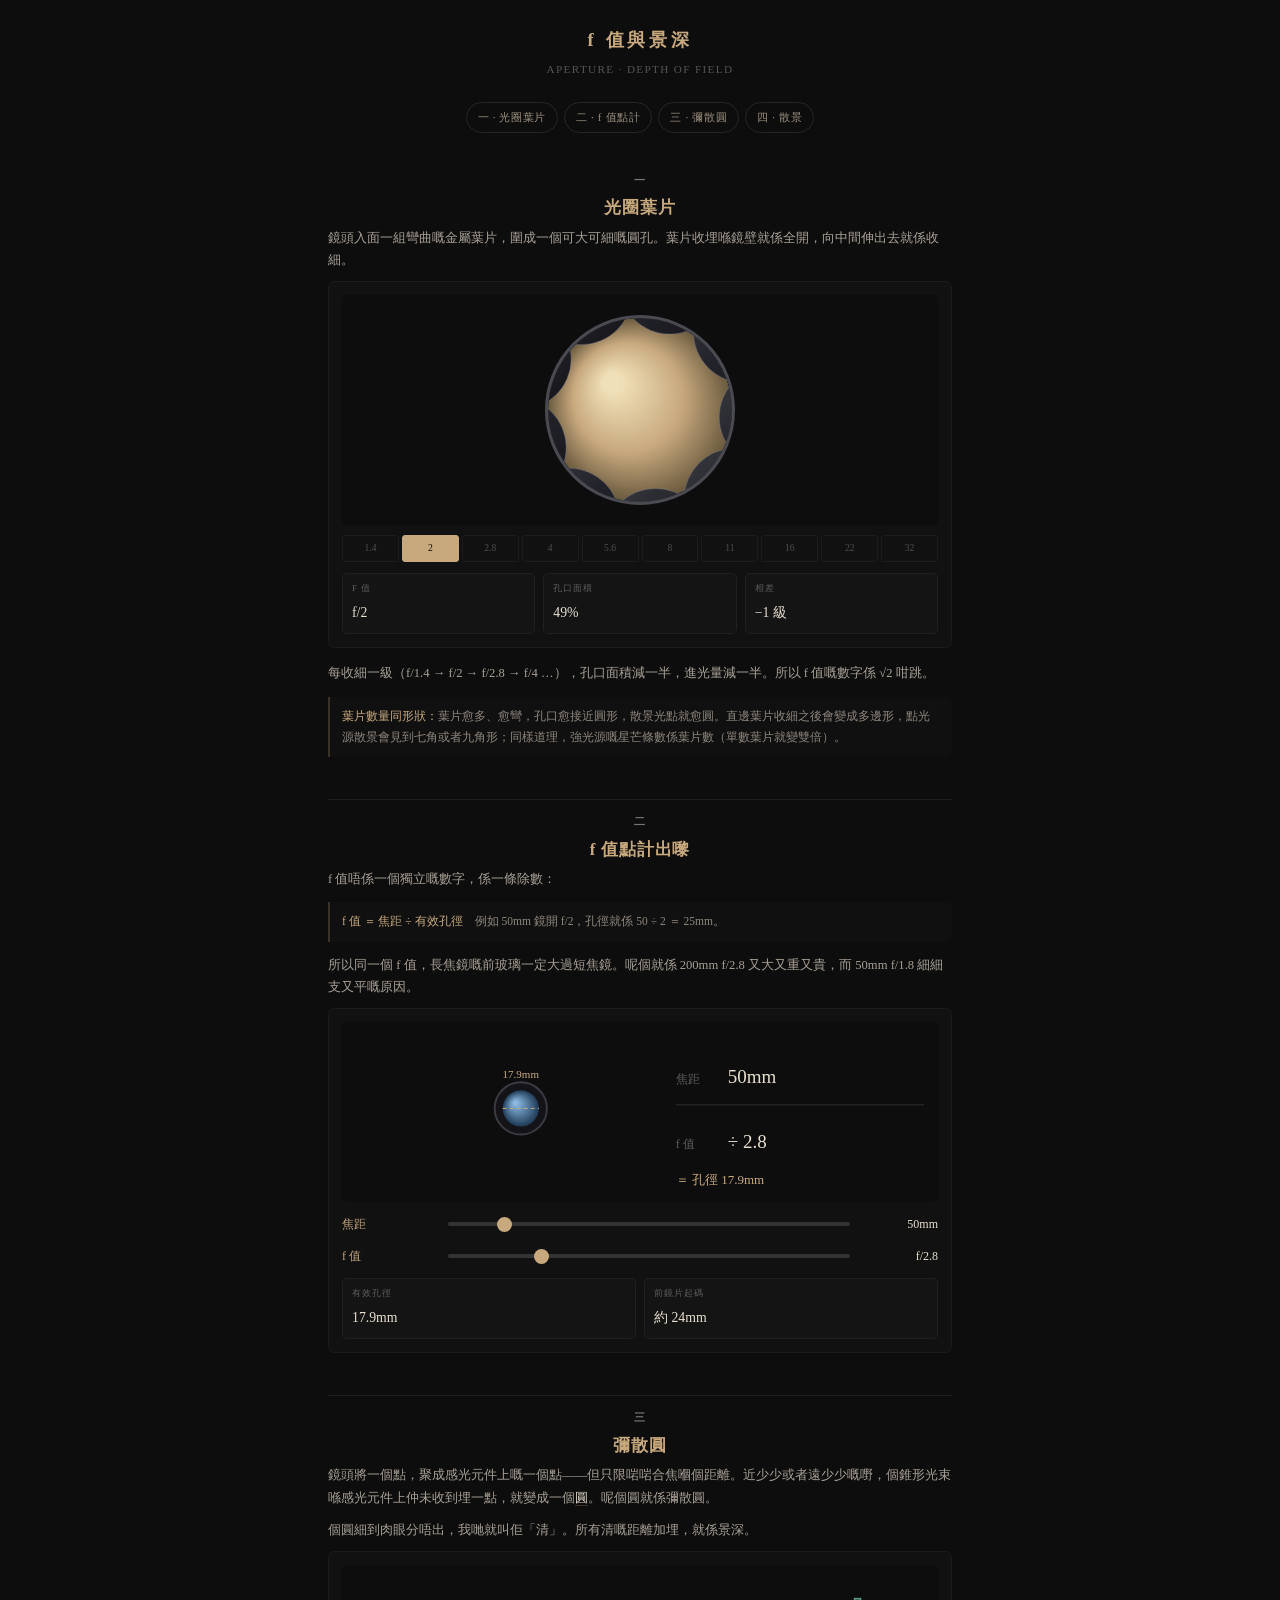
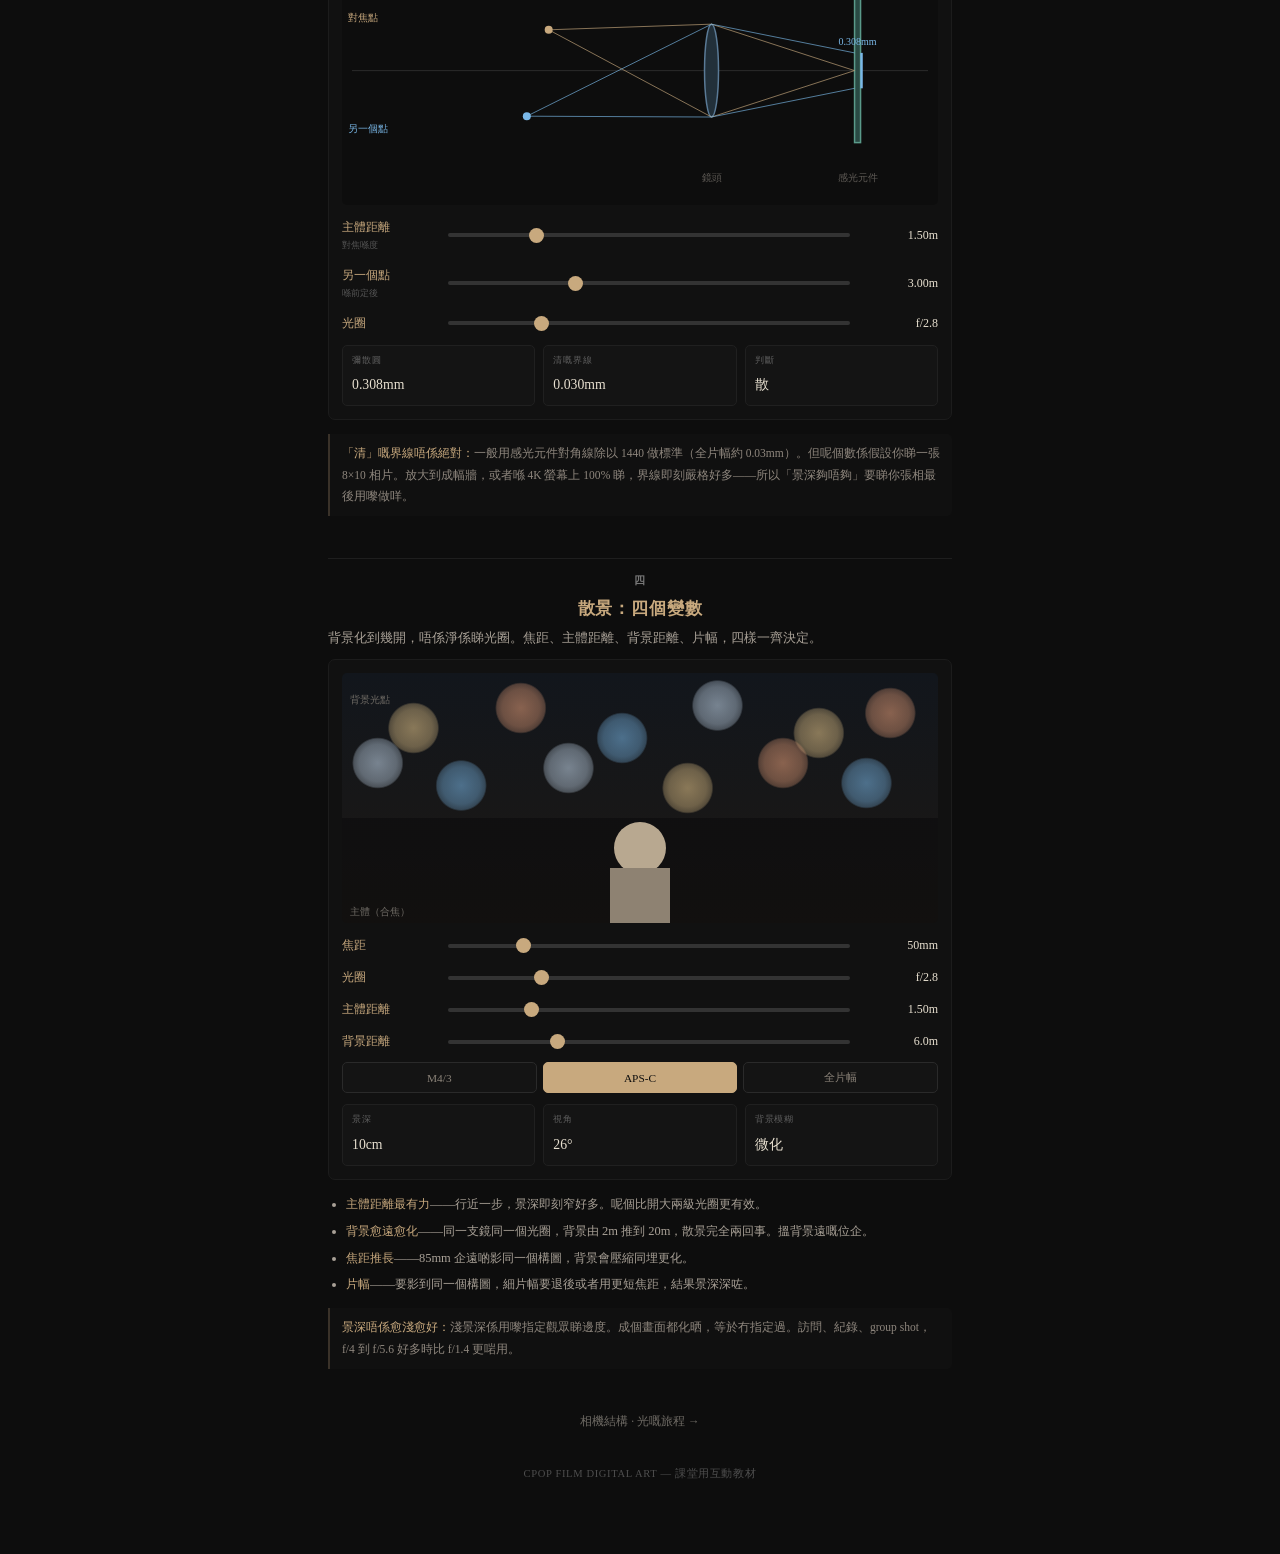
<file: aperture.html>
<!DOCTYPE html>
<html lang="zh-Hant">
<head>
<meta charset="UTF-8">
<meta name="viewport" content="width=device-width, initial-scale=1">
<title>f 值與景深</title>
<style>
*{box-sizing:border-box;margin:0;padding:0}
body{background:#0d0d0d;color:#e8e0d0;font-family:Georgia,"PingFang TC","Noto Sans TC",serif;padding:24px 18px 70px;max-width:660px;margin:0 auto;line-height:1.75}
h1{text-align:center;font-size:1.15rem;letter-spacing:.2em;color:#c8a97e}
.sub{text-align:center;font-size:.7rem;color:#555;letter-spacing:.12em;margin:4px 0 22px}
nav{display:flex;flex-wrap:wrap;gap:6px;justify-content:center;margin-bottom:26px}
nav a{font-size:.68rem;letter-spacing:.06em;color:#9a8f7e;text-decoration:none;border:1px solid #262626;border-radius:20px;padding:5px 11px}
nav a:hover{border-color:#c8a97e;color:#c8a97e}
section{margin:0 0 42px;padding-top:12px}
hr{border:0;border-top:1px solid #1e1e1e;margin:36px 0 0}
h2{font-size:.7rem;color:#777;letter-spacing:.16em;text-transform:uppercase;margin:0 0 4px;text-align:center}
h2 b{display:block;font-size:1.05rem;color:#c8a97e;letter-spacing:.05em;text-transform:none;margin-top:3px}
p{font-size:.79rem;color:#a8a096;margin-bottom:10px}
p strong{color:#e8e0d0;font-weight:normal;border-bottom:1px solid #3a3229}
.panel{background:#111;border:1px solid #1c1c1c;border-radius:7px;padding:13px;margin-bottom:14px}
.controls{display:flex;flex-direction:column;gap:11px;margin:12px 0 0}
.cr{display:flex;align-items:center;gap:10px}
.cl{width:96px;font-size:.74rem;color:#c8a97e;flex-shrink:0}
.cl span{display:block;font-size:.58rem;color:#555}
input[type=range]{flex:1;-webkit-appearance:none;appearance:none;height:4px;border-radius:2px;background:#333;outline:none;min-width:0}
input[type=range]::-webkit-slider-thumb{-webkit-appearance:none;width:15px;height:15px;border-radius:50%;background:#c8a97e;cursor:pointer}
input[type=range]::-moz-range-thumb{width:15px;height:15px;border:0;border-radius:50%;background:#c8a97e;cursor:pointer}
.cv{width:78px;text-align:right;font-size:.75rem;color:#e8e0d0;font-variant-numeric:tabular-nums;flex-shrink:0}
canvas{display:block;width:100%;border-radius:5px}
.read{display:flex;flex-wrap:wrap;gap:8px;margin-top:11px}
.read div{flex:1;min-width:84px;background:#141414;border:1px solid #202020;border-radius:5px;padding:7px 9px}
.read b{display:block;font-size:.56rem;color:#5e5e5e;letter-spacing:.1em;text-transform:uppercase;font-weight:normal;margin-bottom:2px}
.read span{font-size:.86rem;color:#e8e0d0;font-variant-numeric:tabular-nums}
.seg{display:flex;gap:6px;flex-wrap:wrap;margin:10px 0 0}
.seg button{flex:1;min-width:66px;background:#141414;border:1px solid #2a2a2a;color:#8a8278;font-family:inherit;font-size:.71rem;padding:7px 3px;border-radius:5px;cursor:pointer}
.seg button.on{background:#c8a97e;border-color:#c8a97e;color:#0d0d0d}
.note{font-size:.72rem;line-height:1.85;color:#8e867d;background:#101010;border-left:2px solid #3a3229;padding:9px 12px;margin:12px 0;border-radius:0 5px 5px 0}
.note b{color:#c8a97e;font-weight:normal}
ul{margin:6px 0 12px 18px}
li{font-size:.78rem;color:#a8a096;margin-bottom:5px}
li b{color:#c8a97e;font-weight:normal}
.g{color:#7ae87a}.w{color:#e8a07a}.b{color:#7ab8e8}
.stops{display:flex;gap:3px;margin-top:10px}
.stops div{flex:1;text-align:center;font-size:.6rem;color:#4e4e4e;padding:4px 0;border-radius:3px;border:1px solid #1c1c1c;cursor:pointer}
.stops div.on{color:#0d0d0d;background:#c8a97e;border-color:#c8a97e}
footer{color:#4e4e4e;font-size:.66rem;text-align:center;margin-top:34px;letter-spacing:.06em}
a.more{display:block;text-align:center;font-size:.72rem;color:#6e6a64;margin-top:20px;text-decoration:none}
a.more:hover{color:#c8a97e}
</style>
</head>
<body>

<h1>f 值與景深</h1>
<p class="sub">APERTURE · DEPTH OF FIELD</p>

<nav>
  <a href="#a1">一 · 光圈葉片</a>
  <a href="#a2">二 · f 值點計</a>
  <a href="#a3">三 · 彌散圓</a>
  <a href="#a4">四 · 散景</a>
</nav>

<section id="a1">
<h2>一<b>光圈葉片</b></h2>
<p>鏡頭入面一組彎曲嘅金屬葉片，圍成一個可大可細嘅圓孔。葉片收埋喺鏡壁就係全開，向中間伸出去就係收細。</p>

<div class="panel">
<canvas id="irisC" height="230"></canvas>
<div class="stops" id="stops"></div>
<div class="read">
  <div><b>f 值</b><span id="ir_f">f/1.8</span></div>
  <div><b>孔口面積</b><span id="ir_a">100%</span></div>
  <div><b>相差</b><span id="ir_s">0 級</span></div>
</div>
</div>

<p>每收細一級（f/1.4 → f/2 → f/2.8 → f/4 …），孔口面積減一半，進光量減一半。所以 f 值嘅數字係 √2 咁跳。</p>

<div class="note"><b>葉片數量同形狀：</b>葉片愈多、愈彎，孔口愈接近圓形，散景光點就愈圓。直邊葉片收細之後會變成多邊形，點光源散景會見到七角或者九角形；同樣道理，強光源嘅星芒條數係葉片數（單數葉片就變雙倍）。</div>
</section>

<hr>

<section id="a2">
<h2>二<b>f 值點計出嚟</b></h2>
<p>f 值唔係一個獨立嘅數字，係一條除數：</p>
<div class="note"><b>f 值 ＝ 焦距 ÷ 有效孔徑</b>　例如 50mm 鏡開 f/2，孔徑就係 50 ÷ 2 ＝ 25mm。</div>
<p>所以同一個 f 值，長焦鏡嘅前玻璃一定大過短焦鏡。呢個就係 200mm f/2.8 又大又重又貴，而 50mm f/1.8 細細支又平嘅原因。</p>

<div class="panel">
<canvas id="calcC" height="180"></canvas>
<div class="controls">
  <div class="cr"><div class="cl">焦距</div><input type="range" id="cf" min="14" max="300" value="50"><div class="cv" id="cfv">50mm</div></div>
  <div class="cr"><div class="cl">f 值</div><input type="range" id="cn" min="0" max="9" value="2"><div class="cv" id="cnv">f/2</div></div>
</div>
<div class="read">
  <div><b>有效孔徑</b><span id="cd">25.0mm</span></div>
  <div><b>前鏡片起碼</b><span id="cw">約 28mm</span></div>
</div>
</div>
</section>

<hr>

<section id="a3">
<h2>三<b>彌散圓</b></h2>
<p>鏡頭將一個點，聚成感光元件上嘅一個點——但只限啱啱合焦嗰個距離。近少少或者遠少少嘅嘢，個錐形光束喺感光元件上仲未收到埋一點，就變成一個<strong>圓</strong>。呢個圓就係彌散圓。</p>
<p>個圓細到肉眼分唔出，我哋就叫佢「清」。所有清嘅距離加埋，就係景深。</p>

<div class="panel">
<canvas id="cocC" height="240"></canvas>
<div class="controls">
  <div class="cr"><div class="cl">主體距離<span>對焦喺度</span></div><input type="range" id="oS" min="30" max="600" value="150"><div class="cv" id="oSv">1.5m</div></div>
  <div class="cr"><div class="cl">另一個點<span>喺前定後</span></div><input type="range" id="oB" min="30" max="900" value="300"><div class="cv" id="oBv">3.0m</div></div>
  <div class="cr"><div class="cl">光圈</div><input type="range" id="oN" min="0" max="9" value="2"><div class="cv" id="oNv">f/2</div></div>
</div>
<div class="read">
  <div><b>彌散圓</b><span id="oC">0.061mm</span></div>
  <div><b>清嘅界線</b><span id="oL">0.029mm</span></div>
  <div><b>判斷</b><span id="oJ">散</span></div>
</div>
</div>

<div class="note"><b>「清」嘅界線唔係絕對：</b>一般用感光元件對角線除以 1440 做標準（全片幅約 0.03mm）。但呢個數係假設你睇一張 8×10 相片。放大到成幅牆，或者喺 4K 螢幕上 100% 睇，界線即刻嚴格好多——所以「景深夠唔夠」要睇你張相最後用嚟做咩。</div>
</section>

<hr>

<section id="a4">
<h2>四<b>散景：四個變數</b></h2>
<p>背景化到幾開，唔係淨係睇光圈。焦距、主體距離、背景距離、片幅，四樣一齊決定。</p>

<div class="panel">
<canvas id="bokC" height="250"></canvas>
<div class="controls">
  <div class="cr"><div class="cl">焦距</div><input type="range" id="bf" min="18" max="200" value="50"><div class="cv" id="bfv">50mm</div></div>
  <div class="cr"><div class="cl">光圈</div><input type="range" id="bn" min="0" max="9" value="2"><div class="cv" id="bnv">f/2</div></div>
  <div class="cr"><div class="cl">主體距離</div><input type="range" id="bs" min="40" max="600" value="150"><div class="cv" id="bsv">1.5m</div></div>
  <div class="cr"><div class="cl">背景距離</div><input type="range" id="bb" min="100" max="2000" value="600"><div class="cv" id="bbv">6.0m</div></div>
</div>
<div class="seg" id="fmt">
  <button data-v="0">M4/3</button>
  <button data-v="1" class="on">APS-C</button>
  <button data-v="2">全片幅</button>
</div>
<div class="read">
  <div><b>景深</b><span id="bd">0.12m</span></div>
  <div><b>視角</b><span id="ba">40°</span></div>
  <div><b>背景模糊</b><span id="bblur">中</span></div>
</div>
</div>

<ul>
<li><b>主體距離最有力</b>——行近一步，景深即刻窄好多。呢個比開大兩級光圈更有效。</li>
<li><b>背景愈遠愈化</b>——同一支鏡同一個光圈，背景由 2m 推到 20m，散景完全兩回事。搵背景遠嘅位企。</li>
<li><b>焦距推長</b>——85mm 企遠啲影同一個構圖，背景會壓縮同埋更化。</li>
<li><b>片幅</b>——要影到同一個構圖，細片幅要退後或者用更短焦距，結果景深深咗。</li>
</ul>

<div class="note"><b>景深唔係愈淺愈好：</b>淺景深係用嚟指定觀眾睇邊度。成個畫面都化晒，等於冇指定過。訪問、紀錄、group shot，f/4 到 f/5.6 好多時比 f/1.4 更啱用。</div>
</section>

<a class="more" href="camera-anatomy.html">相機結構 · 光嘅旅程 →</a>
<footer>CPOP FILM DIGITAL ART — 課堂用互動教材</footer>

<script>
(function(){
"use strict";
var DPR=Math.min(2,window.devicePixelRatio||1);
function $(id){return document.getElementById(id);}
function C(id,h){
  var c=$(id); if(!c) return null;
  c.style.height=h+'px';
  var g=c.getContext('2d'), o={c:c,g:g,w:300,h:h,draw:null};
  function size(){var w=c.clientWidth||300;c.width=Math.round(w*DPR);c.height=Math.round(h*DPR);g.setTransform(DPR,0,0,DPR,0,0);o.w=w;o.h=h;}
  size(); window.addEventListener('resize',function(){size();if(o.draw)o.draw();});
  return o;
}
var NS=[1.4,2,2.8,4,5.6,8,11,16,22,32];
var NL=['f/1.4','f/2','f/2.8','f/4','f/5.6','f/8','f/11','f/16','f/22','f/32'];

/* ===== 1 · 葉片 ===== */
var ir=C('irisC',230), irIdx=1;
if(ir){
  var box=$('stops');
  NL.forEach(function(l,i){
    var d=document.createElement('div'); d.textContent=l.replace('f/','');
    d.addEventListener('click',function(){irIdx=i;ir.draw();});
    box.appendChild(d);
  });
  ir.draw=function(){
    var g=ir.g,w=ir.w,h=ir.h,N=NS[irIdx];
    var cx=w/2, cy=h/2, R=Math.min(w,h)*0.40;
    g.clearRect(0,0,w,h); g.fillStyle='#0d0d0d'; g.fillRect(0,0,w,h);
    var t=Math.sqrt(NS[0]/N);
    var r=R*(0.16+0.84*t);
    g.save();
    g.beginPath(); g.arc(cx,cy,R,0,7); g.clip();
    var lg=g.createRadialGradient(cx-R*0.3,cy-R*0.3,R*0.1,cx,cy,R);
    lg.addColorStop(0,'#f0e0b8'); lg.addColorStop(0.55,'#c8a97e'); lg.addColorStop(1,'#6a5a3e');
    g.fillStyle=lg; g.beginPath(); g.arc(cx,cy,R,0,7); g.fill();
    var n=9, dc=R*1.42, Rb=dc-r, spin=(1-t)*0.34;
    for(var i=0;i<n;i++){
      var a=i*2*Math.PI/n+spin;
      var bx=cx+dc*Math.cos(a), by=cy+dc*Math.sin(a);
      var bg=g.createLinearGradient(bx-Rb,by-Rb,bx+Rb,by+Rb);
      bg.addColorStop(0,'#3a3a40'); bg.addColorStop(0.5,'#22222a'); bg.addColorStop(1,'#141418');
      g.fillStyle=bg;
      g.beginPath(); g.arc(bx,by,Rb,0,7); g.fill();
      g.strokeStyle='rgba(150,150,165,0.30)'; g.lineWidth=1;
      g.beginPath(); g.arc(bx,by,Rb,0,7); g.stroke();
    }
    g.restore();
    g.strokeStyle='#4a4a52'; g.lineWidth=3;
    g.beginPath(); g.arc(cx,cy,R+1.5,0,7); g.stroke();
    var pct=Math.pow(NS[0]/N,2)*100, st=2*Math.log(N/NS[0])/Math.log(2);
    $('ir_f').textContent=NL[irIdx];
    $('ir_a').textContent=(pct>=10?pct.toFixed(0):pct.toFixed(1))+'%';
    $('ir_s').textContent='−'+st.toFixed(0)+' 級';
    [].forEach.call(box.children,function(d,i){d.classList.toggle('on',i===irIdx);});
  };
  ir.draw();
}

/* ===== 2 · f 值計算 ===== */
var ca=C('calcC',180);
if(ca){
  ca.draw=function(){
    var g=ca.g,w=ca.w,h=ca.h;
    var f=+$('cf').value, N=NS[+$('cn').value], d=f/N;
    g.clearRect(0,0,w,h); g.fillStyle='#0d0d0d'; g.fillRect(0,0,w,h);
    var scale=Math.min((w*0.34)/110,(h*0.62)/110);
    var cx=w*0.30, cy=h*0.48, rr=Math.max(4,d*scale);
    g.fillStyle='#141418'; g.beginPath(); g.arc(cx,cy,Math.max(rr+8,rr*1.18),0,7); g.fill();
    g.strokeStyle='#3a3a42'; g.lineWidth=2; g.stroke();
    var lg=g.createRadialGradient(cx-rr*0.3,cy-rr*0.3,rr*0.1,cx,cy,rr);
    lg.addColorStop(0,'#8ab8e0'); lg.addColorStop(1,'#1e3a56');
    g.fillStyle=lg; g.beginPath(); g.arc(cx,cy,rr,0,7); g.fill();
    g.strokeStyle='#c8a97e'; g.lineWidth=1; g.setLineDash([4,3]);
    g.beginPath(); g.moveTo(cx-rr,cy); g.lineTo(cx+rr,cy); g.stroke(); g.setLineDash([]);
    g.fillStyle='#c8a97e'; g.font='11px Georgia,serif'; g.textAlign='center';
    g.fillText(d.toFixed(1)+'mm',cx,cy-rr-12);
    g.textAlign='left';
    var x=w*0.56;
    g.fillStyle='#5e5e5e'; g.font='12px Georgia,serif';
    g.fillText('焦距',x,h*0.34);
    g.fillText('f 值',x,h*0.70);
    g.fillStyle='#e8e0d0'; g.font='19px Georgia,serif';
    g.fillText(f+'mm',x+52,h*0.34);
    g.fillText('÷ '+N,x+52,h*0.70);
    g.strokeStyle='#2e2e2e'; g.lineWidth=1;
    g.beginPath(); g.moveTo(x,h*0.46); g.lineTo(w-14,h*0.46); g.stroke();
    g.fillStyle='#c8a97e'; g.font='13px Georgia,serif';
    g.fillText('＝ 孔徑 '+d.toFixed(1)+'mm',x,h*0.90);
    $('cfv').textContent=f+'mm';
    $('cnv').textContent=NL[+$('cn').value];
    $('cd').textContent=d.toFixed(1)+'mm';
    $('cw').textContent='約 '+Math.round(d*1.15+3)+'mm';
  };
  $('cf').addEventListener('input',ca.draw);
  $('cn').addEventListener('input',ca.draw);
  ca.draw();
}

/* ===== 3 · 彌散圓 ===== */
var co=C('cocC',240);
if(co){
  co.draw=function(){
    var g=co.g,w=co.w,h=co.h;
    var s=+$('oS').value, b=+$('oB').value, N=NS[+$('oN').value];
    var f=50, c=0.030;
    var sm=s*10, bm=b*10;
    var coc=(f*f/N)*Math.abs(bm-sm)/(bm*(sm-f));
    g.clearRect(0,0,w,h); g.fillStyle='#0d0d0d'; g.fillRect(0,0,w,h);
    var lx=w*0.62, sx=w*0.86, ax=h*0.44;
    var ap=Math.max(7,Math.min(h*0.30,(50/N)*2.6));
    g.strokeStyle='#2a2a2a'; g.lineWidth=1;
    g.beginPath(); g.moveTo(10,ax); g.lineTo(w-10,ax); g.stroke();
    g.fillStyle='#22303a'; g.strokeStyle='#5a7a96'; g.lineWidth=1.5;
    g.beginPath(); g.ellipse(lx,ax,7,ap,0,0,7); g.fill(); g.stroke();
    g.fillStyle='#2a4a44'; g.fillRect(sx,ax-h*0.30,6,h*0.60);
    g.strokeStyle='#5a9a8a'; g.strokeRect(sx,ax-h*0.30,6,h*0.60);
    g.fillStyle='#5e5a55'; g.font='10px Georgia,serif'; g.textAlign='center';
    g.fillText('鏡頭',lx,h*0.90); g.fillText('感光元件',sx+3,h*0.90);
    g.textAlign='left';
    var px1=10+(1-Math.min(1,s/600))*(w*0.44);
    var px2=10+(1-Math.min(1,b/900))*(w*0.44);
    g.fillStyle='#c8a97e';
    g.beginPath(); g.arc(px1,ax-h*0.17,4,0,7); g.fill();
    g.fillStyle='#7ab8e8';
    g.beginPath(); g.arc(px2,ax+h*0.19,4,0,7); g.fill();
    g.strokeStyle='rgba(200,169,126,0.65)'; g.lineWidth=1;
    g.beginPath(); g.moveTo(px1,ax-h*0.17); g.lineTo(lx,ax-ap); g.lineTo(sx,ax); g.stroke();
    g.beginPath(); g.moveTo(px1,ax-h*0.17); g.lineTo(lx,ax+ap); g.lineTo(sx,ax); g.stroke();
    var conv=Math.max(1.5,Math.min(h*0.22,coc*115));
    g.strokeStyle='rgba(122,184,232,0.65)';
    g.beginPath(); g.moveTo(px2,ax+h*0.19); g.lineTo(lx,ax-ap); g.lineTo(sx,ax-conv/2); g.stroke();
    g.beginPath(); g.moveTo(px2,ax+h*0.19); g.lineTo(lx,ax+ap); g.lineTo(sx,ax+conv/2); g.stroke();
    g.strokeStyle='#7ab8e8'; g.lineWidth=2.4;
    g.beginPath(); g.moveTo(sx+7,ax-conv/2); g.lineTo(sx+7,ax+conv/2); g.stroke();
    g.fillStyle='#c8a97e'; g.font='10px Georgia,serif';
    g.fillText('對焦點',6,ax-h*0.17-9);
    g.fillStyle='#7ab8e8';
    g.fillText('另一個點',6,ax+h*0.19+16);
    g.fillText(coc.toFixed(3)+'mm',sx-16,ax-conv/2-8);
    $('oSv').textContent=(s/100).toFixed(2)+'m';
    $('oBv').textContent=(b/100).toFixed(2)+'m';
    $('oNv').textContent=NL[+$('oN').value];
    $('oC').textContent=coc.toFixed(3)+'mm';
    $('oL').textContent=c.toFixed(3)+'mm';
    var j=$('oJ');
    if(coc<=c){j.textContent='清';j.className='g';}
    else if(coc<c*2.2){j.textContent='邊緣';j.className='w';}
    else {j.textContent='散';j.className='';}
  };
  ['oS','oB','oN'].forEach(function(id){$(id).addEventListener('input',co.draw);});
  co.draw();
}

/* ===== 4 · 散景 ===== */
var bk=C('bokC',250);
if(bk){
  var FM=[{n:'M4/3',w:17.3,h:13},{n:'APS-C',w:23.5,h:15.6},{n:'全片幅',w:36,h:24}], fi=1;
  $('fmt').addEventListener('click',function(e){
    var b=e.target.closest('button'); if(!b) return;
    [].forEach.call(this.querySelectorAll('button'),function(x){x.classList.remove('on');});
    b.classList.add('on'); fi=+b.dataset.v; bk.draw();
  });
  bk.draw=function(){
    var g=bk.g,w=bk.w,h=bk.h;
    var f=+$('bf').value, N=NS[+$('bn').value];
    var s=+$('bs').value*10, bd=+$('bb').value*10;
    var F=FM[fi], diag=Math.sqrt(F.w*F.w+F.h*F.h), c=diag/1440;
    var H=f*f/(N*c)+f;
    var near=s*(H-f)/(H+s-2*f), far=(s<H)? s*(H-f)/(H-s) : Infinity;
    var dof=(far===Infinity)?Infinity:(far-near)/1000;
    var blurmm=(f*f/N)*Math.abs(bd-s)/(bd*(s-f));
    var rel=blurmm/F.w;
    var ang=2*Math.atan(F.w/(2*f))*180/Math.PI;
    g.clearRect(0,0,w,h);
    var sky=g.createLinearGradient(0,0,0,h);
    sky.addColorStop(0,'#12161c'); sky.addColorStop(1,'#1c1814');
    g.fillStyle=sky; g.fillRect(0,0,w,h);
    var R=Math.max(1.2,Math.min(w*0.16,rel*w*2.2));
    var pts=[[0.12,0.22],[0.30,0.14],[0.47,0.26],[0.63,0.13],[0.80,0.24],[0.92,0.16],
             [0.20,0.45],[0.38,0.38],[0.58,0.46],[0.74,0.36],[0.88,0.44],[0.06,0.36]];
    var cols=['rgba(232,200,140,','rgba(232,160,122,','rgba(122,184,232,','rgba(200,220,240,'];
    pts.forEach(function(p,i){
      var x=p[0]*w, y=p[1]*h, col=cols[i%4];
      var rg=g.createRadialGradient(x,y,0,x,y,R);
      rg.addColorStop(0,col+(R<3?0.95:0.55)+')');
      rg.addColorStop(0.72,col+(R<3?0.9:0.42)+')');
      rg.addColorStop(0.93,col+(R<3?0.8:0.30)+')');
      rg.addColorStop(1,col+'0)');
      g.fillStyle=rg; g.beginPath(); g.arc(x,y,R,0,7); g.fill();
    });
    g.fillStyle='rgba(10,10,12,0.55)'; g.fillRect(0,h*0.58,w,h*0.42);
    var cx=w*0.5, cy=h*0.70;
    g.fillStyle='#b8a890'; g.beginPath(); g.arc(cx,cy,Math.min(26,h*0.11),0,7); g.fill();
    g.fillStyle='#8e8272';
    g.fillRect(cx-Math.min(30,h*0.13),cy+Math.min(20,h*0.085),Math.min(60,h*0.26),h*0.30);
    g.fillStyle='#6e6a64'; g.font='10px Georgia,serif';
    g.fillText('主體（合焦）',8,h-8);
    g.fillText('背景光點',8,h*0.12);
    $('bfv').textContent=f+'mm';
    $('bnv').textContent=NL[+$('bn').value];
    $('bsv').textContent=(+$('bs').value/100).toFixed(2)+'m';
    $('bbv').textContent=(+$('bb').value/100).toFixed(1)+'m';
    $('bd').textContent=(dof===Infinity)?'無限':(dof<1?(dof*100).toFixed(0)+'cm':dof.toFixed(2)+'m');
    $('ba').textContent=ang.toFixed(0)+'°';
    var bb=$('bblur');
    if(rel<0.006){bb.textContent='幾乎清';bb.className='';}
    else if(rel<0.02){bb.textContent='微化';bb.className='b';}
    else if(rel<0.05){bb.textContent='明顯';bb.className='w';}
    else {bb.textContent='全化';bb.className='g';}
  };
  ['bf','bn','bs','bb'].forEach(function(id){$(id).addEventListener('input',bk.draw);});
  bk.draw();
}
})();
</script>
</body>
</html>
</file>
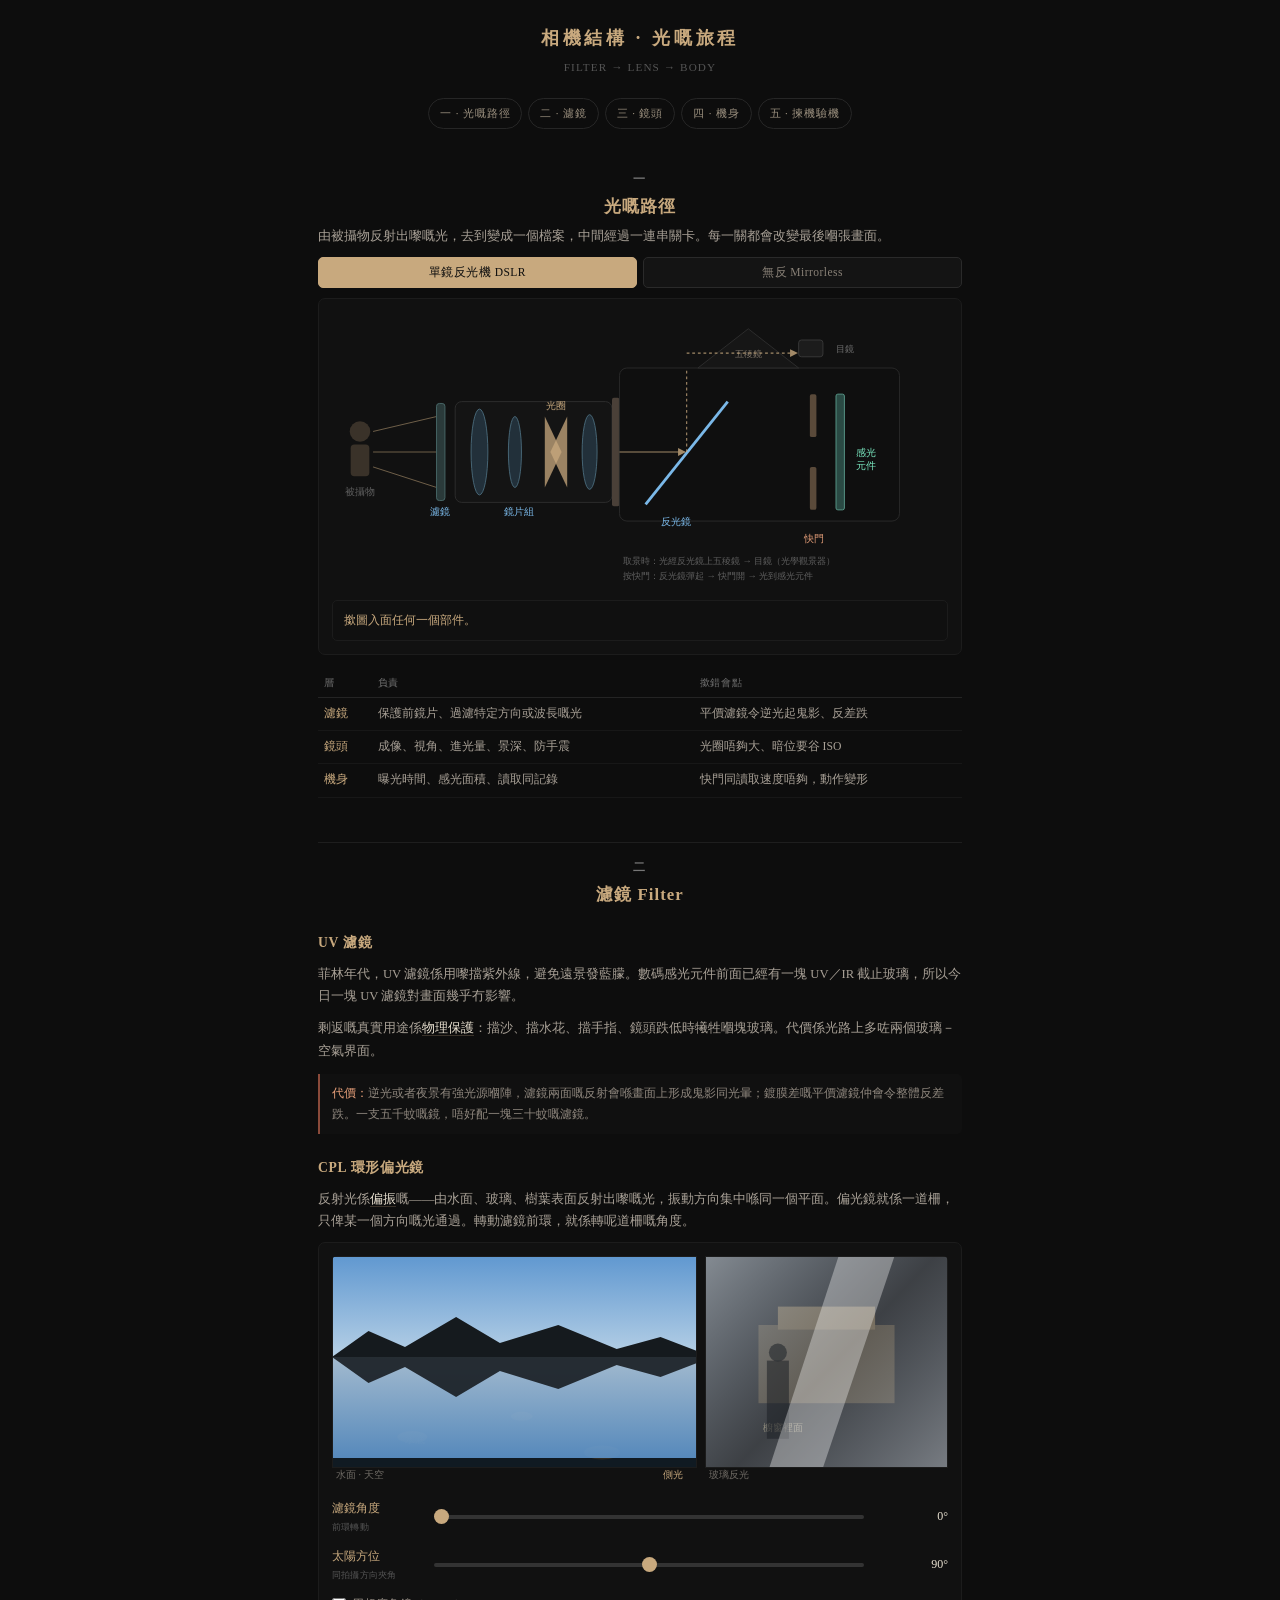
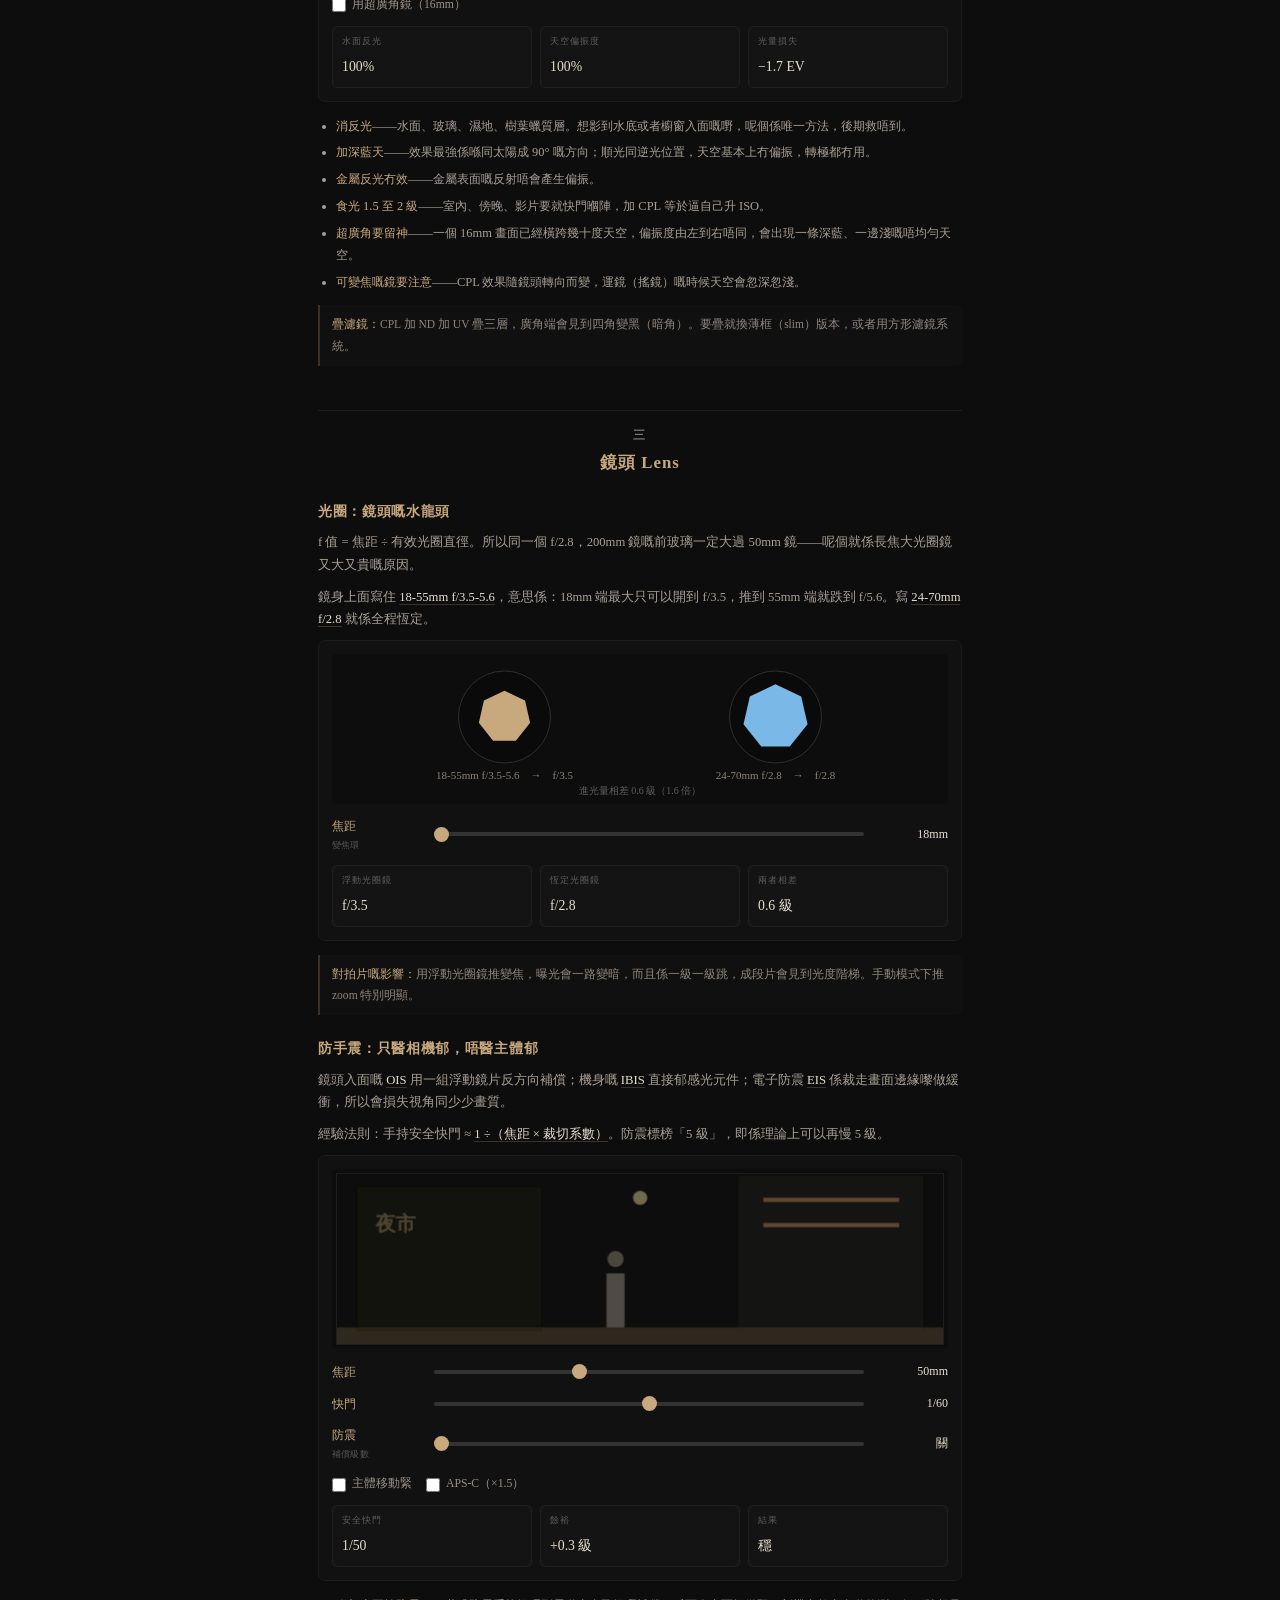
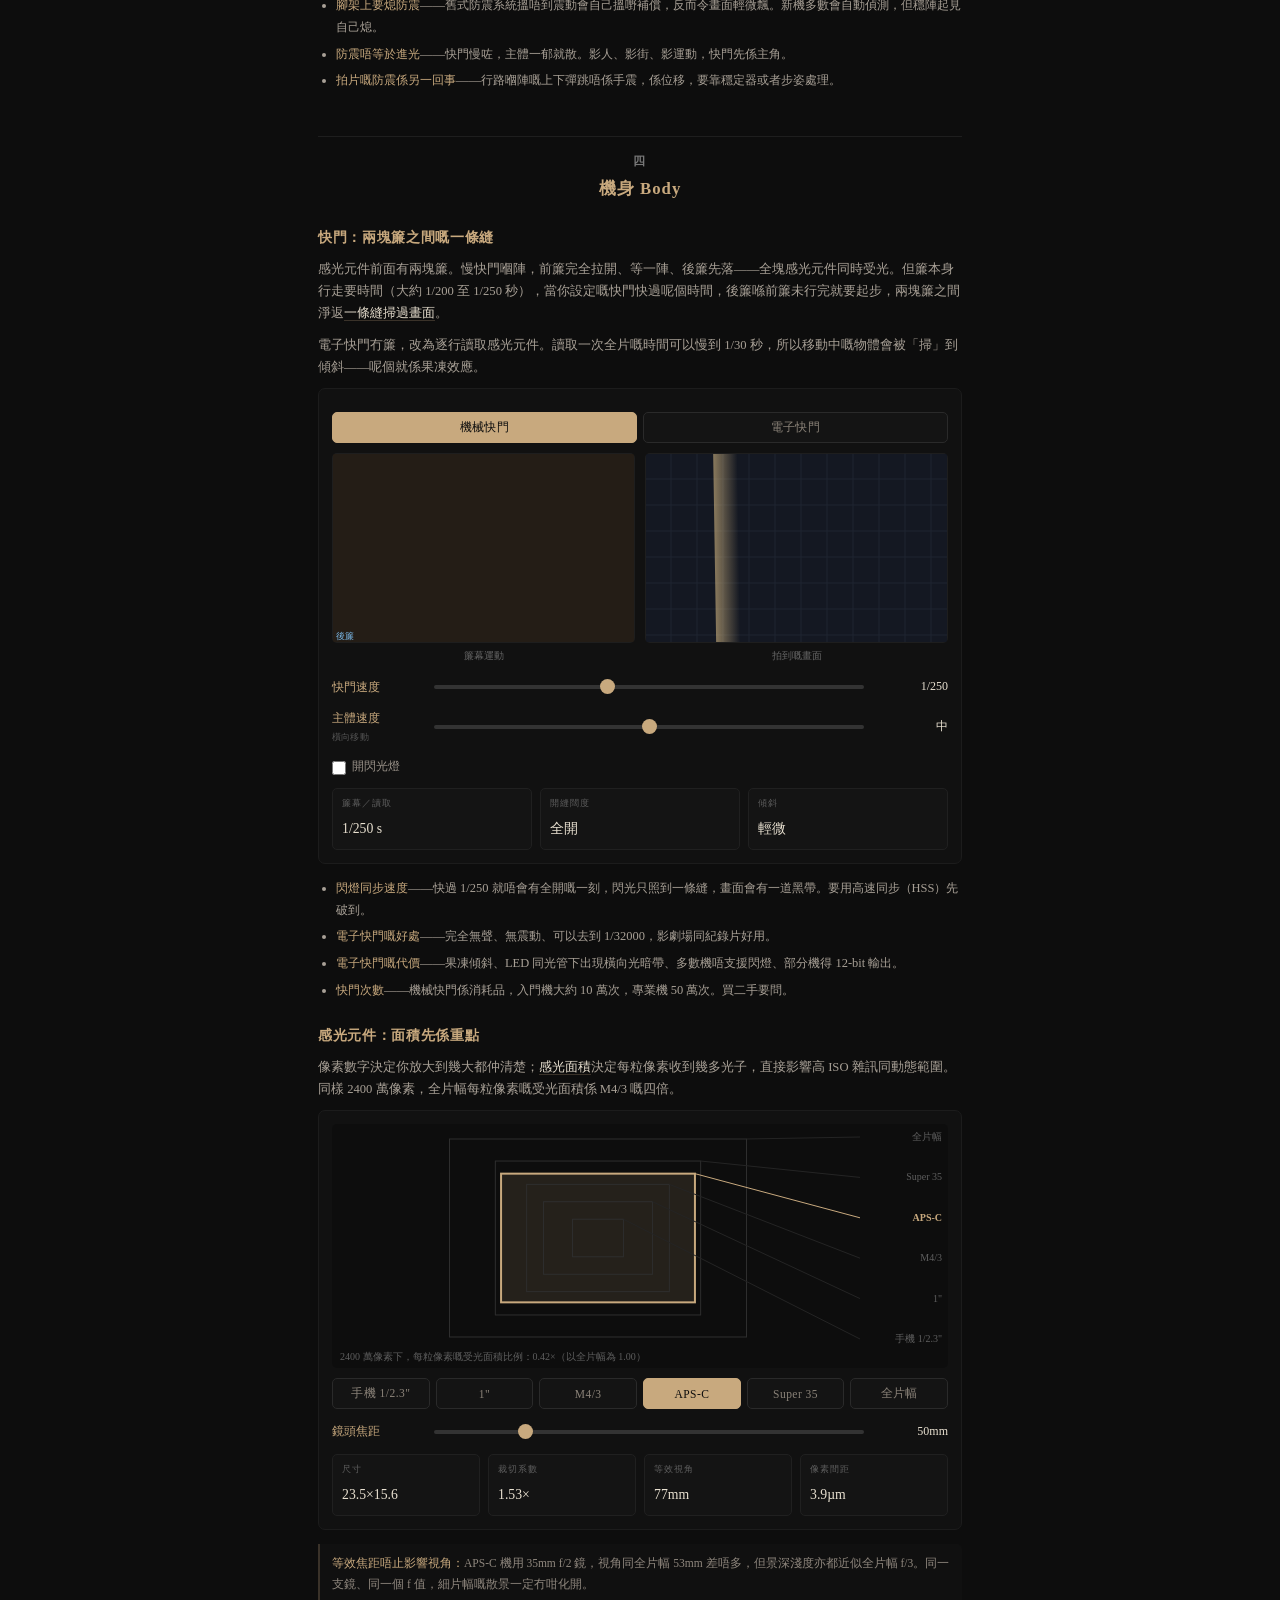
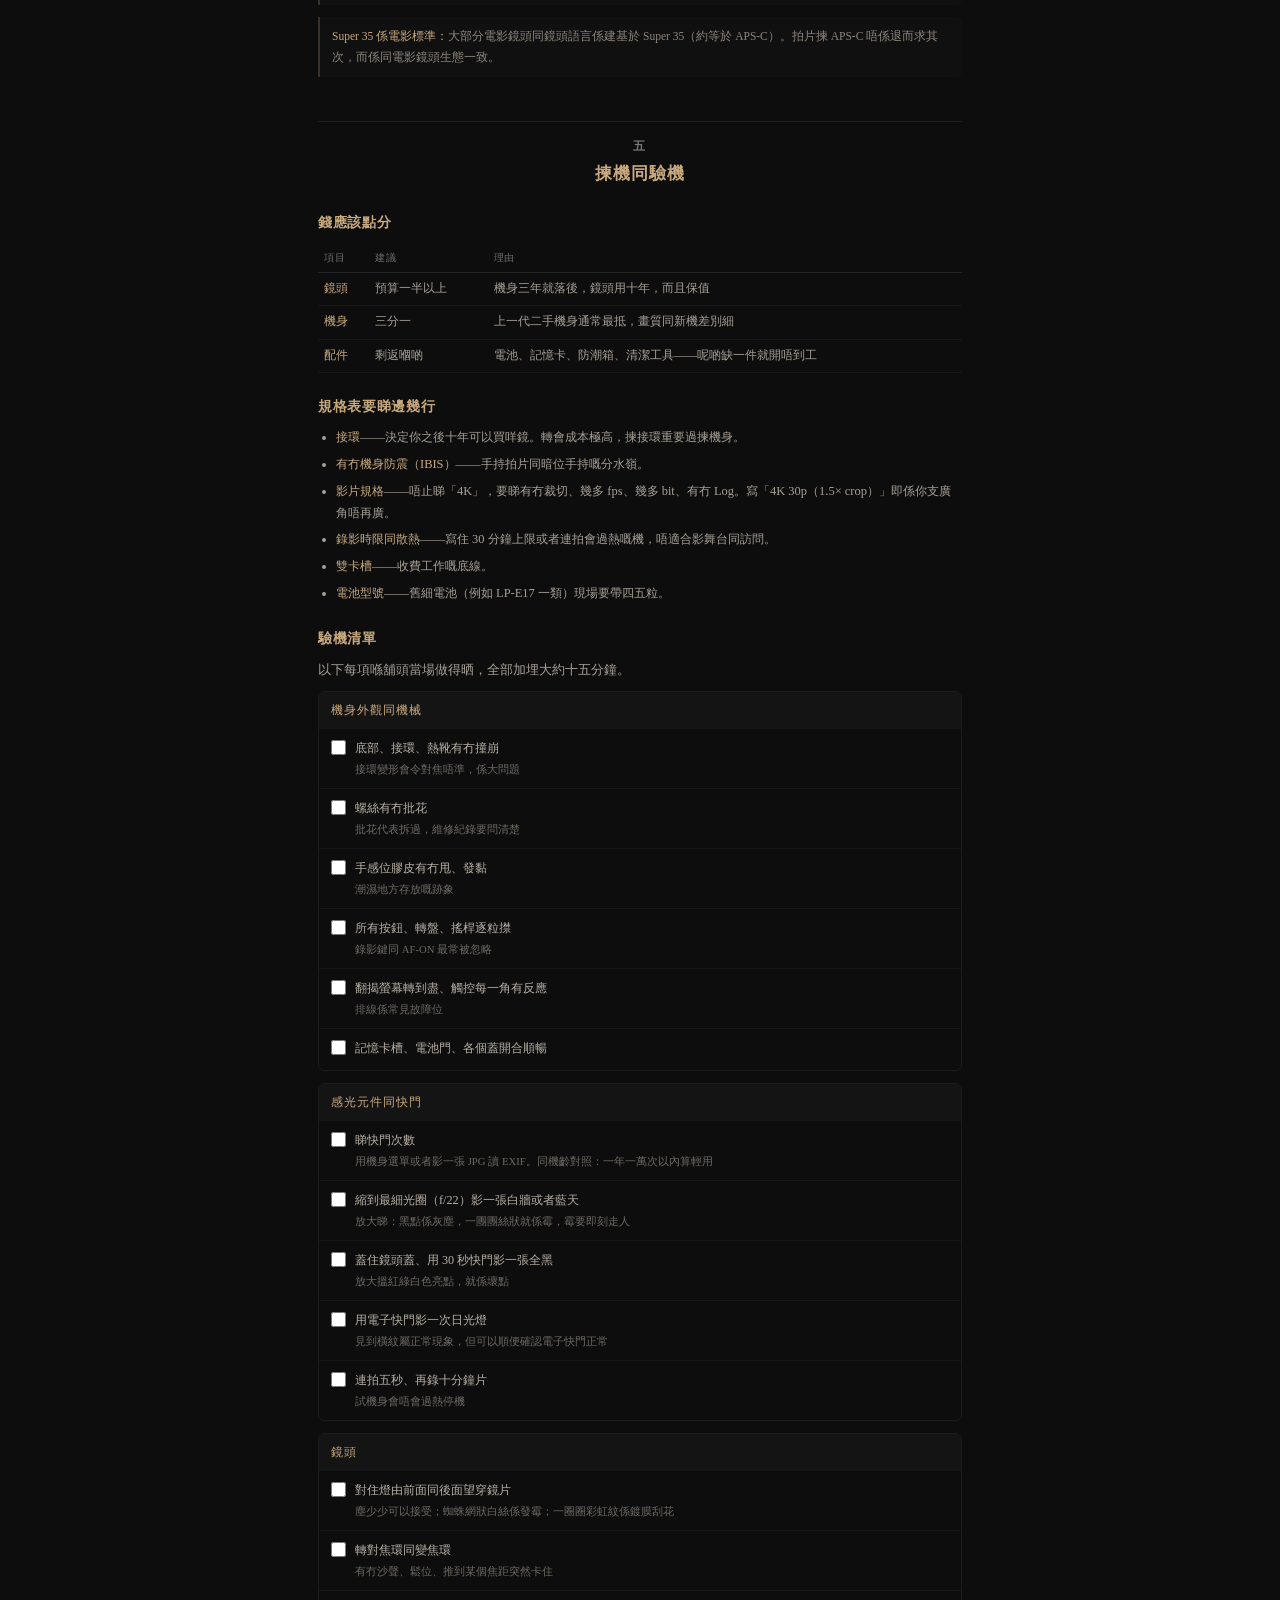
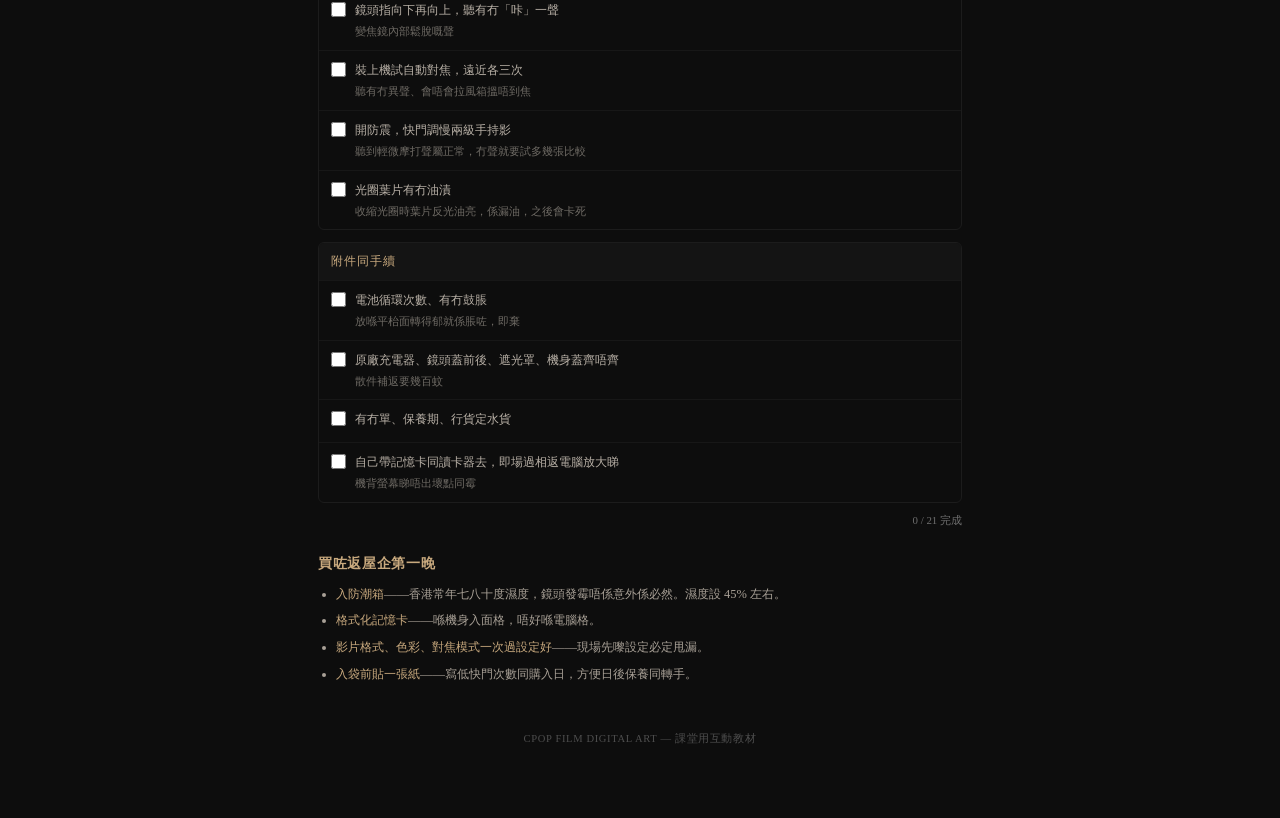
<file: camera-anatomy.html>
<!DOCTYPE html>
<html lang="zh-Hant">
<head>
<meta charset="UTF-8">
<meta name="viewport" content="width=device-width, initial-scale=1">
<title>相機結構 · 光嘅旅程</title>
<style>
*{box-sizing:border-box;margin:0;padding:0}
body{background:#0d0d0d;color:#e8e0d0;font-family:Georgia,"PingFang TC","Noto Sans TC",serif;padding:22px 18px 70px;max-width:680px;margin:0 auto;line-height:1.75}
h1{text-align:center;font-size:1.15rem;letter-spacing:.2em;color:#c8a97e;margin-bottom:4px}
.sub{text-align:center;font-size:.7rem;color:#555;letter-spacing:.1em;margin-bottom:20px}
nav{display:flex;flex-wrap:wrap;gap:6px;justify-content:center;margin-bottom:26px}
nav a{font-size:.68rem;letter-spacing:.08em;color:#9a8f7e;text-decoration:none;border:1px solid #262626;border-radius:20px;padding:5px 11px}
nav a:hover{border-color:#c8a97e;color:#c8a97e}
h2{font-size:.72rem;color:#777;letter-spacing:.16em;text-transform:uppercase;margin:0 0 4px;text-align:center}
h2 b{display:block;font-size:1.05rem;color:#c8a97e;letter-spacing:.06em;text-transform:none;margin-top:3px}
section{margin:0 0 44px;padding-top:14px}
hr{border:0;border-top:1px solid #1e1e1e;margin:38px 0 0}
h3{font-size:.85rem;color:#c8a97e;letter-spacing:.05em;margin:22px 0 8px}
p{font-size:.79rem;color:#a8a096;margin-bottom:10px}
p strong{color:#e8e0d0;font-weight:normal;border-bottom:1px solid #3a3229}
.panel{background:#111;border:1px solid #1c1c1c;border-radius:7px;padding:13px;margin-bottom:14px}
.controls{display:flex;flex-direction:column;gap:11px;margin:12px 0}
.cr{display:flex;align-items:center;gap:10px}
.cl{width:92px;font-size:.74rem;color:#c8a97e;flex-shrink:0}
.cl span{display:block;font-size:.58rem;color:#555;letter-spacing:.02em}
input[type=range]{flex:1;-webkit-appearance:none;appearance:none;height:4px;border-radius:2px;background:#333;outline:none;min-width:0}
input[type=range]::-webkit-slider-thumb{-webkit-appearance:none;width:15px;height:15px;border-radius:50%;background:#c8a97e;cursor:pointer}
input[type=range]::-moz-range-thumb{width:15px;height:15px;border:0;border-radius:50%;background:#c8a97e;cursor:pointer}
.cv{width:74px;text-align:right;font-size:.75rem;color:#e8e0d0;font-variant-numeric:tabular-nums;flex-shrink:0}
.seg{display:flex;gap:6px;flex-wrap:wrap;margin:10px 0}
.seg button{flex:1;min-width:78px;background:#141414;border:1px solid #2a2a2a;color:#8a8278;font-family:inherit;font-size:.72rem;padding:7px 4px;border-radius:5px;cursor:pointer;letter-spacing:.04em}
.seg button.on{background:#c8a97e;border-color:#c8a97e;color:#0d0d0d}
.chk{display:flex;flex-wrap:wrap;gap:14px;margin:10px 0 4px}
.chk label{font-size:.73rem;color:#9a9289;display:flex;align-items:center;gap:6px;cursor:pointer}
.chk input{accent-color:#c8a97e;width:14px;height:14px}
canvas{display:block;width:100%;border-radius:5px}
.read{display:flex;flex-wrap:wrap;gap:8px;margin-top:10px}
.read div{flex:1;min-width:82px;background:#141414;border:1px solid #202020;border-radius:5px;padding:7px 9px}
.read b{display:block;font-size:.57rem;color:#5e5e5e;letter-spacing:.1em;text-transform:uppercase;font-weight:normal;margin-bottom:2px}
.read span{font-size:.86rem;color:#e8e0d0;font-variant-numeric:tabular-nums}
.note{font-size:.72rem;line-height:1.85;color:#8e867d;background:#101010;border-left:2px solid #3a3229;padding:9px 12px;margin:12px 0;border-radius:0 5px 5px 0}
.note b{color:#c8a97e;font-weight:normal}
.warn{border-left-color:#8a4a3a}
.warn b{color:#e8a07a}
ul{margin:6px 0 12px 18px}
li{font-size:.78rem;color:#a8a096;margin-bottom:5px}
li b{color:#c8a97e;font-weight:normal}
.g{color:#7ae87a}.w{color:#e8a07a}.b{color:#7ab8e8}.r{color:#e86a5a}
table{width:100%;border-collapse:collapse;font-size:.73rem;margin:10px 0}
th{color:#6e6e6e;font-weight:normal;text-align:left;letter-spacing:.08em;font-size:.62rem;text-transform:uppercase;padding:5px 6px;border-bottom:1px solid #242424}
td{padding:6px;border-bottom:1px solid #171717;color:#a8a096;vertical-align:top}
td:first-child{white-space:nowrap}
td b{color:#c8a97e;font-weight:normal}
.cap{font-size:.72rem;color:#8e867d;min-height:3.4em;background:#101010;border:1px solid #1c1c1c;border-radius:5px;padding:9px 11px;margin-top:8px;line-height:1.8}
.cap b{color:#c8a97e;font-weight:normal}
.hot{cursor:pointer}
.two{display:grid;grid-template-columns:1fr 1fr;gap:10px}
.two .lab{text-align:center;font-size:.62rem;color:#666;margin-top:4px}
@media(max-width:520px){.two{grid-template-columns:1fr}.cl{width:80px}}
.ck{border:1px solid #1c1c1c;border-radius:6px;overflow:hidden;margin-bottom:12px}
.ck>div.hd{background:#141414;padding:8px 12px;font-size:.72rem;color:#c8a97e;letter-spacing:.08em}
.ck label{display:flex;gap:9px;padding:9px 12px;border-top:1px solid #171717;cursor:pointer;align-items:flex-start}
.ck label:hover{background:#121212}
.ck input{accent-color:#c8a97e;width:15px;height:15px;margin-top:2px;flex-shrink:0}
.ck em{font-style:normal;font-size:.76rem;color:#b8b0a6;display:block}
.ck i{font-style:normal;font-size:.67rem;color:#6e6a64;display:block;margin-top:2px;line-height:1.65}
.ck label.done em{color:#5e5a55;text-decoration:line-through}
.prog{font-size:.68rem;color:#6e6e6e;text-align:right;margin:-4px 0 16px}
footer{color:#4e4e4e;font-size:.66rem;text-align:center;margin-top:34px;letter-spacing:.06em}
</style>
</head>
<body>

<h1>相機結構 · 光嘅旅程</h1>
<p class="sub">FILTER → LENS → BODY</p>

<nav>
  <a href="#s1">一 · 光嘅路徑</a>
  <a href="#s2">二 · 濾鏡</a>
  <a href="#s3">三 · 鏡頭</a>
  <a href="#s4">四 · 機身</a>
  <a href="#s5">五 · 揀機驗機</a>
</nav>

<!-- ========== 1 ========== -->
<section id="s1">
<h2>一<b>光嘅路徑</b></h2>
<p>由被攝物反射出嚟嘅光，去到變成一個檔案，中間經過一連串關卡。每一關都會改變最後嗰張畫面。</p>

<div class="seg" id="bodySeg">
  <button data-v="dslr" class="on">單鏡反光機 DSLR</button>
  <button data-v="mless">無反 Mirrorless</button>
</div>

<div class="panel">
<svg id="pathSvg" viewBox="0 0 660 300" style="width:100%;display:block">
  <defs>
    <marker id="ah" markerWidth="7" markerHeight="7" refX="6" refY="3.5" orient="auto">
      <path d="M0,0 L7,3.5 L0,7 z" fill="#c8a97e"/>
    </marker>
  </defs>

  <!-- 被攝物 -->
  <g>
    <circle cx="30" cy="128" r="11" fill="#3a3229"/>
    <rect x="20" y="142" width="20" height="34" rx="4" fill="#3a3229"/>
    <text x="30" y="196" fill="#5e5e5e" font-size="11" text-anchor="middle" font-family="Georgia,serif">被攝物</text>
  </g>
  <g stroke="#c8a97e" stroke-width="1" opacity=".55">
    <line x1="44" y1="128" x2="112" y2="112"/>
    <line x1="44" y1="150" x2="112" y2="150"/>
    <line x1="44" y1="166" x2="112" y2="188"/>
  </g>

  <!-- 濾鏡 -->
  <g class="hot" data-k="filter">
    <rect x="112" y="98" width="9" height="104" rx="3" fill="#2a3a3a" stroke="#4a6a6a"/>
    <text x="116" y="218" fill="#7ab8e8" font-size="11" text-anchor="middle" font-family="Georgia,serif">濾鏡</text>
  </g>

  <!-- 鏡頭 -->
  <g class="hot" data-k="lens">
    <rect x="132" y="96" width="168" height="108" rx="7" fill="#141414" stroke="#2e2e2e"/>
    <ellipse cx="158" cy="150" rx="9" ry="46" fill="#22303a" stroke="#4a6a7a"/>
    <ellipse cx="196" cy="150" rx="7" ry="38" fill="#22303a" stroke="#4a6a7a"/>
    <ellipse cx="276" cy="150" rx="8" ry="40" fill="#22303a" stroke="#4a6a7a"/>
    <text x="200" y="218" fill="#7ab8e8" font-size="11" text-anchor="middle" font-family="Georgia,serif">鏡片組</text>
  </g>
  <g class="hot" data-k="iris">
    <path d="M228 112 L246 150 L228 188 Z" fill="#c8a97e" opacity=".75"/>
    <path d="M252 112 L234 150 L252 188 Z" fill="#c8a97e" opacity=".75"/>
    <text x="240" y="104" fill="#c8a97e" font-size="11" text-anchor="middle" font-family="Georgia,serif">光圈</text>
  </g>
  <g class="hot" data-k="mount">
    <rect x="300" y="92" width="8" height="116" rx="2" fill="#4a4038"/>
  </g>

  <!-- DSLR 機身 -->
  <g id="gDslr">
    <rect x="308" y="60" width="300" height="164" rx="8" fill="#0f0f0f" stroke="#2a2a2a"/>
    <polygon points="392,60 500,60 446,18" fill="#161616" stroke="#2e2e2e" class="hot" data-k="prism"/>
    <text x="446" y="48" fill="#7e7468" font-size="10" text-anchor="middle" font-family="Georgia,serif">五稜鏡</text>
    <rect x="500" y="30" width="26" height="18" rx="3" fill="#1c1c1c" stroke="#3a3a3a" class="hot" data-k="finder"/>
    <text x="540" y="43" fill="#6e6e6e" font-size="10" font-family="Georgia,serif">目鏡</text>
    <line x1="336" y1="206" x2="424" y2="96" stroke="#7ab8e8" stroke-width="3" class="hot" data-k="mirror"/>
    <text x="352" y="228" fill="#7ab8e8" font-size="11" font-family="Georgia,serif">反光鏡</text>
    <g class="hot" data-k="shutter">
      <rect x="512" y="88" width="7" height="46" rx="2" fill="#5a4a3a"/>
      <rect x="512" y="166" width="7" height="46" rx="2" fill="#5a4a3a"/>
      <text x="516" y="246" fill="#e8a07a" font-size="11" text-anchor="middle" font-family="Georgia,serif">快門</text>
    </g>
    <g class="hot" data-k="sensor">
      <rect x="540" y="88" width="9" height="124" rx="2" fill="#2a4a44" stroke="#5a9a8a"/>
      <text x="572" y="154" fill="#7ae8c0" font-size="11" text-anchor="middle" font-family="Georgia,serif">感光</text>
      <text x="572" y="168" fill="#7ae8c0" font-size="11" text-anchor="middle" font-family="Georgia,serif">元件</text>
    </g>
    <g stroke="#c8a97e" stroke-width="1.2" opacity=".8" fill="none">
      <path d="M308 150 L378 150" marker-end="url(#ah)"/>
      <path d="M380 150 L380 62" stroke-dasharray="3 3"/>
      <path d="M380 44 L498 44" stroke-dasharray="3 3" marker-end="url(#ah)"/>
    </g>
    <text x="312" y="270" fill="#5e5e5e" font-size="10" font-family="Georgia,serif">取景時：光經反光鏡上五稜鏡 → 目鏡（光學觀景器）</text>
    <text x="312" y="286" fill="#5e5e5e" font-size="10" font-family="Georgia,serif">按快門：反光鏡彈起 → 快門開 → 光到感光元件</text>
  </g>

  <!-- 無反機身 -->
  <g id="gMless" style="display:none">
    <rect x="308" y="72" width="196" height="140" rx="8" fill="#0f0f0f" stroke="#2a2a2a"/>
    <rect x="392" y="34" width="48" height="24" rx="4" fill="#161616" stroke="#2e2e2e" class="hot" data-k="evf"/>
    <text x="416" y="50" fill="#7e7468" font-size="10" text-anchor="middle" font-family="Georgia,serif">EVF</text>
    <g class="hot" data-k="shutter">
      <rect x="338" y="96" width="7" height="40" rx="2" fill="#5a4a3a"/>
      <rect x="338" y="164" width="7" height="40" rx="2" fill="#5a4a3a"/>
      <text x="340" y="228" fill="#e8a07a" font-size="11" text-anchor="middle" font-family="Georgia,serif">快門</text>
    </g>
    <g class="hot" data-k="sensor">
      <rect x="362" y="94" width="9" height="112" rx="2" fill="#2a4a44" stroke="#5a9a8a"/>
      <text x="398" y="152" fill="#7ae8c0" font-size="11" font-family="Georgia,serif">感光元件</text>
    </g>
    <g stroke="#c8a97e" stroke-width="1.2" opacity=".8" fill="none">
      <path d="M308 150 L356 150" marker-end="url(#ah)"/>
      <path d="M371 120 L388 120 L388 60" stroke-dasharray="3 3" marker-end="url(#ah)"/>
    </g>
    <g class="hot" data-k="flange">
      <line x1="308" y1="252" x2="366" y2="252" stroke="#7ab8e8" stroke-width="1"/>
      <line x1="308" y1="246" x2="308" y2="258" stroke="#7ab8e8"/>
      <line x1="366" y1="246" x2="366" y2="258" stroke="#7ab8e8"/>
      <text x="376" y="256" fill="#7ab8e8" font-size="10" font-family="Georgia,serif">法蘭距短</text>
    </g>
    <text x="312" y="286" fill="#5e5e5e" font-size="10" font-family="Georgia,serif">冇反光鏡：光一直去到感光元件，畫面由感光元件直接送去 EVF／螢幕</text>
  </g>
</svg>
<div class="cap" id="pathCap"><b>撳圖入面任何一個部件。</b></div>
</div>

<table>
<tr><th>層</th><th>負責</th><th>撳錯會點</th></tr>
<tr><td><b>濾鏡</b></td><td>保護前鏡片、過濾特定方向或波長嘅光</td><td>平價濾鏡令逆光起鬼影、反差跌</td></tr>
<tr><td><b>鏡頭</b></td><td>成像、視角、進光量、景深、防手震</td><td>光圈唔夠大、暗位要谷 ISO</td></tr>
<tr><td><b>機身</b></td><td>曝光時間、感光面積、讀取同記錄</td><td>快門同讀取速度唔夠，動作變形</td></tr>
</table>
</section>

<hr>

<!-- ========== 2 ========== -->
<section id="s2">
<h2>二<b>濾鏡 Filter</b></h2>

<h3>UV 濾鏡</h3>
<p>菲林年代，UV 濾鏡係用嚟擋紫外線，避免遠景發藍朦。數碼感光元件前面已經有一塊 UV／IR 截止玻璃，所以今日一塊 UV 濾鏡對畫面幾乎冇影響。</p>
<p>剩返嘅真實用途係<strong>物理保護</strong>：擋沙、擋水花、擋手指、鏡頭跌低時犧牲嗰塊玻璃。代價係光路上多咗兩個玻璃－空氣界面。</p>
<div class="note warn"><b>代價：</b>逆光或者夜景有強光源嗰陣，濾鏡兩面嘅反射會喺畫面上形成鬼影同光暈；鍍膜差嘅平價濾鏡仲會令整體反差跌。一支五千蚊嘅鏡，唔好配一塊三十蚊嘅濾鏡。</div>

<h3>CPL 環形偏光鏡</h3>
<p>反射光係<strong>偏振</strong>嘅——由水面、玻璃、樹葉表面反射出嚟嘅光，振動方向集中喺同一個平面。偏光鏡就係一道柵，只俾某一個方向嘅光通過。轉動濾鏡前環，就係轉呢道柵嘅角度。</p>

<div class="panel">
<canvas id="cplC" height="230"></canvas>
<div class="controls">
  <div class="cr"><div class="cl">濾鏡角度<span>前環轉動</span></div><input type="range" id="cplA" min="0" max="180" value="0"><div class="cv" id="cplAv">0°</div></div>
  <div class="cr"><div class="cl">太陽方位<span>同拍攝方向夾角</span></div><input type="range" id="cplS" min="0" max="180" value="90"><div class="cv" id="cplSv">90°</div></div>
</div>
<div class="chk"><label><input type="checkbox" id="cplW"> 用超廣角鏡（16mm）</label></div>
<div class="read">
  <div><b>水面反光</b><span id="cplR">100%</span></div>
  <div><b>天空偏振度</b><span id="cplP">100%</span></div>
  <div><b>光量損失</b><span id="cplL">−1.7 EV</span></div>
</div>
</div>

<ul>
<li><b>消反光</b>——水面、玻璃、濕地、樹葉蠟質層。想影到水底或者櫥窗入面嘅嘢，呢個係唯一方法，後期救唔到。</li>
<li><b>加深藍天</b>——效果最強係喺同太陽成 90° 嘅方向；順光同逆光位置，天空基本上冇偏振，轉極都冇用。</li>
<li><b>金屬反光冇效</b>——金屬表面嘅反射唔會產生偏振。</li>
<li><b>食光 1.5 至 2 級</b>——室內、傍晚、影片要就快門嗰陣，加 CPL 等於逼自己升 ISO。</li>
<li><b>超廣角要留神</b>——一個 16mm 畫面已經橫跨幾十度天空，偏振度由左到右唔同，會出現一條深藍、一邊淺嘅唔均勻天空。</li>
<li><b>可變焦嘅鏡要注意</b>——CPL 效果隨鏡頭轉向而變，運鏡（搖鏡）嘅時候天空會忽深忽淺。</li>
</ul>

<div class="note"><b>疊濾鏡：</b>CPL 加 ND 加 UV 疊三層，廣角端會見到四角變黑（暗角）。要疊就換薄框（slim）版本，或者用方形濾鏡系統。</div>
</section>

<hr>
<!-- ========== 3 ========== -->
<section id="s3">
<h2>三<b>鏡頭 Lens</b></h2>

<h3>光圈：鏡頭嘅水龍頭</h3>
<p>f 值 = 焦距 ÷ 有效光圈直徑。所以同一個 f/2.8，200mm 鏡嘅前玻璃一定大過 50mm 鏡——呢個就係長焦大光圈鏡又大又貴嘅原因。</p>
<p>鏡身上面寫住 <strong>18-55mm f/3.5-5.6</strong>，意思係：18mm 端最大只可以開到 f/3.5，推到 55mm 端就跌到 f/5.6。寫 <strong>24-70mm f/2.8</strong> 就係全程恆定。</p>

<div class="panel">
<canvas id="zoomC" height="150"></canvas>
<div class="controls">
  <div class="cr"><div class="cl">焦距<span>變焦環</span></div><input type="range" id="zoomF" min="18" max="55" value="18"><div class="cv" id="zoomFv">18mm</div></div>
</div>
<div class="read">
  <div><b>浮動光圈鏡</b><span id="zoomA">f/3.5</span></div>
  <div><b>恆定光圈鏡</b><span>f/2.8</span></div>
  <div><b>兩者相差</b><span id="zoomD">0.5 級</span></div>
</div>
</div>

<div class="note"><b>對拍片嘅影響：</b>用浮動光圈鏡推變焦，曝光會一路變暗，而且係一級一級跳，成段片會見到光度階梯。手動模式下推 zoom 特別明顯。</div>

<h3>防手震：只醫相機郁，唔醫主體郁</h3>
<p>鏡頭入面嘅 <strong>OIS</strong> 用一組浮動鏡片反方向補償；機身嘅 <strong>IBIS</strong> 直接郁感光元件；電子防震 <strong>EIS</strong> 係裁走畫面邊緣嚟做緩衝，所以會損失視角同少少畫質。</p>
<p>經驗法則：手持安全快門 ≈ <strong>1 ÷（焦距 × 裁切系數）</strong>。防震標榜「5 級」，即係理論上可以再慢 5 級。</p>

<div class="panel">
<canvas id="isC" height="180"></canvas>
<div class="controls">
  <div class="cr"><div class="cl">焦距</div><input type="range" id="isF" min="0" max="9" value="3"><div class="cv" id="isFv">50mm</div></div>
  <div class="cr"><div class="cl">快門</div><input type="range" id="isS" min="0" max="12" value="6"><div class="cv" id="isSv">1/60</div></div>
  <div class="cr"><div class="cl">防震<span>補償級數</span></div><input type="range" id="isI" min="0" max="6" value="0"><div class="cv" id="isIv">關</div></div>
</div>
<div class="chk">
  <label><input type="checkbox" id="isM"> 主體移動緊</label>
  <label><input type="checkbox" id="isC15"> APS-C（×1.5）</label>
</div>
<div class="read">
  <div><b>安全快門</b><span id="isSafe">1/50</span></div>
  <div><b>餘裕</b><span id="isMar">+0.3 級</span></div>
  <div><b>結果</b><span id="isRes">穩</span></div>
</div>
</div>

<ul>
<li><b>腳架上要熄防震</b>——舊式防震系統搵唔到震動會自己搵嘢補償，反而令畫面輕微飄。新機多數會自動偵測，但穩陣起見自己熄。</li>
<li><b>防震唔等於進光</b>——快門慢咗，主體一郁就散。影人、影街、影運動，快門先係主角。</li>
<li><b>拍片嘅防震係另一回事</b>——行路嗰陣嘅上下彈跳唔係手震，係位移，要靠穩定器或者步姿處理。</li>
</ul>
</section>

<hr>

<!-- ========== 4 ========== -->
<section id="s4">
<h2>四<b>機身 Body</b></h2>

<h3>快門：兩塊簾之間嘅一條縫</h3>
<p>感光元件前面有兩塊簾。慢快門嗰陣，前簾完全拉開、等一陣、後簾先落——全塊感光元件同時受光。但簾本身行走要時間（大約 1/200 至 1/250 秒），當你設定嘅快門快過呢個時間，後簾喺前簾未行完就要起步，兩塊簾之間淨返<strong>一條縫掃過畫面</strong>。</p>
<p>電子快門冇簾，改為逐行讀取感光元件。讀取一次全片嘅時間可以慢到 1/30 秒，所以移動中嘅物體會被「掃」到傾斜——呢個就係果凍效應。</p>

<div class="panel">
<div class="seg" id="shSeg">
  <button data-v="mech" class="on">機械快門</button>
  <button data-v="elec">電子快門</button>
</div>
<div class="two">
  <div><canvas id="shC" height="190"></canvas><div class="lab">簾幕運動</div></div>
  <div><canvas id="shR" height="190"></canvas><div class="lab">拍到嘅畫面</div></div>
</div>
<div class="controls">
  <div class="cr"><div class="cl">快門速度</div><input type="range" id="shS" min="0" max="10" value="4"><div class="cv" id="shSv">1/125</div></div>
  <div class="cr"><div class="cl">主體速度<span>橫向移動</span></div><input type="range" id="shV" min="0" max="10" value="5"><div class="cv" id="shVv">中</div></div>
</div>
<div class="chk"><label><input type="checkbox" id="shF"> 開閃光燈</label></div>
<div class="read">
  <div><b>簾幕／讀取</b><span id="shT">1/250 s</span></div>
  <div><b>開縫闊度</b><span id="shW">全開</span></div>
  <div><b>傾斜</b><span id="shSk">輕微</span></div>
</div>
</div>

<ul>
<li><b>閃燈同步速度</b>——快過 1/250 就唔會有全開嘅一刻，閃光只照到一條縫，畫面會有一道黑帶。要用高速同步（HSS）先破到。</li>
<li><b>電子快門嘅好處</b>——完全無聲、無震動、可以去到 1/32000，影劇場同紀錄片好用。</li>
<li><b>電子快門嘅代價</b>——果凍傾斜、LED 同光管下出現橫向光暗帶、多數機唔支援閃燈、部分機得 12-bit 輸出。</li>
<li><b>快門次數</b>——機械快門係消耗品，入門機大約 10 萬次，專業機 50 萬次。買二手要問。</li>
</ul>

<h3>感光元件：面積先係重點</h3>
<p>像素數字決定你放大到幾大都仲清楚；<strong>感光面積</strong>決定每粒像素收到幾多光子，直接影響高 ISO 雜訊同動態範圍。同樣 2400 萬像素，全片幅每粒像素嘅受光面積係 M4/3 嘅四倍。</p>

<div class="panel">
<canvas id="snC" height="244"></canvas>
<div class="seg" id="snSeg">
  <button data-v="0">手機 1/2.3"</button>
  <button data-v="1">1"</button>
  <button data-v="2">M4/3</button>
  <button data-v="3" class="on">APS-C</button>
  <button data-v="4">Super 35</button>
  <button data-v="5">全片幅</button>
</div>
<div class="controls">
  <div class="cr"><div class="cl">鏡頭焦距</div><input type="range" id="snF" min="12" max="200" value="50"><div class="cv" id="snFv">50mm</div></div>
</div>
<div class="read">
  <div><b>尺寸</b><span id="snSz">23.5×15.6</span></div>
  <div><b>裁切系數</b><span id="snCf">1.53×</span></div>
  <div><b>等效視角</b><span id="snEq">76mm</span></div>
  <div><b>像素間距</b><span id="snPx">3.9µm</span></div>
</div>
</div>

<div class="note"><b>等效焦距唔止影響視角：</b>APS-C 機用 35mm f/2 鏡，視角同全片幅 53mm 差唔多，但景深淺度亦都近似全片幅 f/3。同一支鏡、同一個 f 值，細片幅嘅散景一定冇咁化開。</div>

<div class="note"><b>Super 35 係電影標準：</b>大部分電影鏡頭同鏡頭語言係建基於 Super 35（約等於 APS-C）。拍片揀 APS-C 唔係退而求其次，而係同電影鏡頭生態一致。</div>
</section>

<hr>

<!-- ========== 5 ========== -->
<section id="s5">
<h2>五<b>揀機同驗機</b></h2>

<h3>錢應該點分</h3>
<table>
<tr><th>項目</th><th>建議</th><th>理由</th></tr>
<tr><td><b>鏡頭</b></td><td>預算一半以上</td><td>機身三年就落後，鏡頭用十年，而且保值</td></tr>
<tr><td><b>機身</b></td><td>三分一</td><td>上一代二手機身通常最抵，畫質同新機差別細</td></tr>
<tr><td><b>配件</b></td><td>剩返嗰啲</td><td>電池、記憶卡、防潮箱、清潔工具——呢啲缺一件就開唔到工</td></tr>
</table>

<h3>規格表要睇邊幾行</h3>
<ul>
<li><b>接環</b>——決定你之後十年可以買咩鏡。轉會成本極高，揀接環重要過揀機身。</li>
<li><b>有冇機身防震（IBIS）</b>——手持拍片同暗位手持嘅分水嶺。</li>
<li><b>影片規格</b>——唔止睇「4K」，要睇有冇裁切、幾多 fps、幾多 bit、有冇 Log。寫「4K 30p（1.5× crop）」即係你支廣角唔再廣。</li>
<li><b>錄影時限同散熱</b>——寫住 30 分鐘上限或者連拍會過熱嘅機，唔適合影舞台同訪問。</li>
<li><b>雙卡槽</b>——收費工作嘅底線。</li>
<li><b>電池型號</b>——舊細電池（例如 LP-E17 一類）現場要帶四五粒。</li>
</ul>

<h3>驗機清單</h3>
<p>以下每項喺舖頭當場做得晒，全部加埋大約十五分鐘。</p>

<div class="ck" id="ckA">
  <div class="hd">機身外觀同機械</div>
  <label><input type="checkbox"><span><em>底部、接環、熱靴有冇撞崩</em><i>接環變形會令對焦唔準，係大問題</i></span></label>
  <label><input type="checkbox"><span><em>螺絲有冇批花</em><i>批花代表拆過，維修紀錄要問清楚</i></span></label>
  <label><input type="checkbox"><span><em>手感位膠皮有冇甩、發黏</em><i>潮濕地方存放嘅跡象</i></span></label>
  <label><input type="checkbox"><span><em>所有按鈕、轉盤、搖桿逐粒㩒</em><i>錄影鍵同 AF-ON 最常被忽略</i></span></label>
  <label><input type="checkbox"><span><em>翻揭螢幕轉到盡、觸控每一角有反應</em><i>排線係常見故障位</i></span></label>
  <label><input type="checkbox"><span><em>記憶卡槽、電池門、各個蓋開合順暢</em><i></i></span></label>
</div>

<div class="ck" id="ckB">
  <div class="hd">感光元件同快門</div>
  <label><input type="checkbox"><span><em>睇快門次數</em><i>用機身選單或者影一張 JPG 讀 EXIF。同機齡對照：一年一萬次以內算輕用</i></span></label>
  <label><input type="checkbox"><span><em>縮到最細光圈（f/22）影一張白牆或者藍天</em><i>放大睇：黑點係灰塵，一團團絲狀就係霉，霉要即刻走人</i></span></label>
  <label><input type="checkbox"><span><em>蓋住鏡頭蓋、用 30 秒快門影一張全黑</em><i>放大搵紅綠白色亮點，就係壞點</i></span></label>
  <label><input type="checkbox"><span><em>用電子快門影一次日光燈</em><i>見到橫紋屬正常現象，但可以順便確認電子快門正常</i></span></label>
  <label><input type="checkbox"><span><em>連拍五秒、再錄十分鐘片</em><i>試機身會唔會過熱停機</i></span></label>
</div>

<div class="ck" id="ckC">
  <div class="hd">鏡頭</div>
  <label><input type="checkbox"><span><em>對住燈由前面同後面望穿鏡片</em><i>塵少少可以接受；蜘蛛網狀白絲係發霉；一圈圈彩虹紋係鍍膜刮花</i></span></label>
  <label><input type="checkbox"><span><em>轉對焦環同變焦環</em><i>有冇沙聲、鬆位、推到某個焦距突然卡住</i></span></label>
  <label><input type="checkbox"><span><em>鏡頭指向下再向上，聽有冇「咔」一聲</em><i>變焦鏡內部鬆脫嘅聲</i></span></label>
  <label><input type="checkbox"><span><em>裝上機試自動對焦，遠近各三次</em><i>聽有冇異聲、會唔會拉風箱搵唔到焦</i></span></label>
  <label><input type="checkbox"><span><em>開防震，快門調慢兩級手持影</em><i>聽到輕微摩打聲屬正常，冇聲就要試多幾張比較</i></span></label>
  <label><input type="checkbox"><span><em>光圈葉片有冇油漬</em><i>收縮光圈時葉片反光油亮，係漏油，之後會卡死</i></span></label>
</div>

<div class="ck" id="ckD">
  <div class="hd">附件同手續</div>
  <label><input type="checkbox"><span><em>電池循環次數、有冇鼓脹</em><i>放喺平枱面轉得郁就係脹咗，即棄</i></span></label>
  <label><input type="checkbox"><span><em>原廠充電器、鏡頭蓋前後、遮光罩、機身蓋齊唔齊</em><i>散件補返要幾百蚊</i></span></label>
  <label><input type="checkbox"><span><em>有冇單、保養期、行貨定水貨</em><i></i></span></label>
  <label><input type="checkbox"><span><em>自己帶記憶卡同讀卡器去，即場過相返電腦放大睇</em><i>機背螢幕睇唔出壞點同霉</i></span></label>
</div>

<div class="prog" id="ckProg">0 / 21 完成</div>

<h3>買咗返屋企第一晚</h3>
<ul>
<li><b>入防潮箱</b>——香港常年七八十度濕度，鏡頭發霉唔係意外係必然。濕度設 45% 左右。</li>
<li><b>格式化記憶卡</b>——喺機身入面格，唔好喺電腦格。</li>
<li><b>影片格式、色彩、對焦模式一次過設定好</b>——現場先嚟設定必定甩漏。</li>
<li><b>入袋前貼一張紙</b>——寫低快門次數同購入日，方便日後保養同轉手。</li>
</ul>
</section>

<footer>CPOP FILM DIGITAL ART — 課堂用互動教材</footer>
<script>
(function(){
"use strict";
var DPR=Math.min(2,window.devicePixelRatio||1);
function $(id){return document.getElementById(id);}
function C(id,h){
  var c=$(id); if(!c) return null;
  c.style.height=h+'px';
  var g=c.getContext('2d'), o={c:c,g:g,w:300,h:h,draw:null};
  function size(){var w=c.clientWidth||300;c.width=Math.round(w*DPR);c.height=Math.round(h*DPR);g.setTransform(DPR,0,0,DPR,0,0);o.w=w;o.h=h;}
  o.size=size; size();
  window.addEventListener('resize',function(){size();if(o.draw)o.draw();});
  return o;
}
function rgb(a){return 'rgb('+Math.round(a[0])+','+Math.round(a[1])+','+Math.round(a[2])+')';}
function mix(a,b,t,bri){bri=bri===undefined?1:bri;return rgb([(a[0]+(b[0]-a[0])*t)*bri,(a[1]+(b[1]-a[1])*t)*bri,(a[2]+(b[2]-a[2])*t)*bri]);}
function seg(id,cb){
  var box=$(id); if(!box) return;
  box.addEventListener('click',function(e){
    var b=e.target.closest('button'); if(!b) return;
    [].forEach.call(box.querySelectorAll('button'),function(x){x.classList.remove('on');});
    b.classList.add('on'); cb(b.dataset.v);
  });
}

/* ===== 1 · 光路 ===== */
var CAP={
 filter:'<b>濾鏡</b>　旋喺鏡頭最前。UV 做保護、CPL 揀光嘅振動方向、ND 純減光。呢一層唔負責成像，只係決定咩光入得嚟。',
 lens:'<b>鏡片組</b>　幾組凹凸鏡片嘅組合，決定視角、變形、色差同銳利度。變焦就係郁其中幾組鏡片改變焦距。',
 iris:'<b>光圈</b>　一組葉片圍成嘅可變圓孔。f 值愈細個孔愈大，進光愈多、景深愈淺。葉片數量同形狀決定散景同星芒。',
 mount:'<b>接環</b>　機身同鏡頭嘅介面，同時要傳電同傳訊號。接環決定咗你未來十年可以用邊個系統嘅鏡。',
 mirror:'<b>反光鏡</b>　45° 擺放，取景時將光反上五稜鏡。按快門一刻要彈起，所以觀景器會黑一黑，機身亦有輕微震動同聲響。',
 prism:'<b>五稜鏡</b>　將反光鏡送上嚟嘅倒轉影像反正，再送去目鏡。呢一路係純光學，冇電子參與。',
 finder:'<b>光學觀景器</b>　零延遲、唔食電、光線再暗都睇到，但曝光同白平衡要靠自己估。',
 evf:'<b>電子觀景器 EVF</b>　睇緊嘅係感光元件嘅即時輸出：曝光、白平衡、對焦峰值所見即所得。代價係食電，同埋極暗環境下會有雜訊同延遲。',
 shutter:'<b>快門</b>　兩塊簾控制感光元件受光幾耐。高速嗰陣兩塊簾之間淨返一條縫掃過畫面。',
 sensor:'<b>感光元件</b>　將光子轉成電荷再轉成數字。面積決定收光能力同雜訊表現，像素數量決定解像度。',
 flange:'<b>法蘭距</b>　接環到感光元件嘅距離。無反冇咗反光鏡箱，法蘭距短好多，所以加一個轉接環就可以用返單反年代嘅鏡。'
};
var svg=$('pathSvg'), cap=$('pathCap');
if(svg){
  svg.addEventListener('click',function(e){
    var t=e.target.closest('.hot'); if(!t) return;
    var k=t.dataset.k; if(CAP[k]) cap.innerHTML=CAP[k];
  });
  seg('bodySeg',function(v){
    $('gDslr').style.display = v==='dslr'?'':'none';
    $('gMless').style.display = v==='mless'?'':'none';
    cap.innerHTML = v==='dslr'
      ? '<b>單鏡反光機</b>　光經反光鏡同五稜鏡去到目鏡，你望到嘅係真光。按快門先彈起反光鏡。'
      : '<b>無反相機</b>　冇反光鏡，光直達感光元件；畫面經電子訊號送去 EVF 或者螢幕。機身薄、法蘭距短。';
  });
}

/* ===== 2 · CPL ===== */
var cpl=C('cplC',230);
if(cpl){
  function mountain(g,w,hor){
    g.fillStyle='#151a1e'; g.beginPath(); g.moveTo(0,hor);
    g.lineTo(w*0.10,hor-26); g.lineTo(w*0.20,hor-10); g.lineTo(w*0.34,hor-40);
    g.lineTo(w*0.46,hor-14); g.lineTo(w*0.62,hor-32); g.lineTo(w*0.78,hor-8);
    g.lineTo(w*0.90,hor-20); g.lineTo(w,hor-6); g.lineTo(w,hor); g.closePath(); g.fill();
  }
  function sky(g,wA,hor,sun,spread,block){
    for(var x=0;x<wA;x+=3){
      var ls=sun+spread*(x/wA-0.5);
      var p=Math.pow(Math.sin(ls*Math.PI/180),2), k=p*block;
      var gr=g.createLinearGradient(0,0,0,hor);
      gr.addColorStop(0,mix([96,152,208],[16,50,116],0.8*k,1-0.32*k));
      gr.addColorStop(1,mix([182,208,230],[88,146,200],0.7*k,1-0.14*k));
      g.fillStyle=gr; g.fillRect(x,0,3,hor);
    }
  }
  cpl.draw=function(){
    var g=cpl.g,w=cpl.w,h=cpl.h;
    var th=+$('cplA').value*Math.PI/180, sun=+$('cplS').value, wide=$('cplW').checked;
    var block=Math.pow(Math.sin(th),2), keep=1-0.92*block, spread=wide?72:14;
    var pol=Math.pow(Math.sin(sun*Math.PI/180),2);
    g.clearRect(0,0,w,h);
    var gap=8, wA=Math.round((w-gap)*0.60), wB=w-gap-wA, xB=wA+gap, hor=Math.round(h*0.44), lab=h-16;

    g.save(); g.beginPath(); g.rect(0,0,wA,h-18); g.clip();
    sky(g,wA,hor,sun,spread,block);
    mountain(g,wA,hor);
    g.fillStyle='#101a22'; g.fillRect(0,hor,wA,h-hor);
    g.fillStyle='#2e2a22';
    g.beginPath(); g.ellipse(wA*0.22,hor+(h-hor)*0.62,15,6,0,0,7); g.fill();
    g.beginPath(); g.ellipse(wA*0.52,hor+(h-hor)*0.46,11,4.5,0,0,7); g.fill();
    g.beginPath(); g.ellipse(wA*0.74,hor+(h-hor)*0.74,18,7,0,0,7); g.fill();
    g.fillStyle='#3a3428'; g.font='10px Georgia,serif'; g.fillText('水底',wA*0.20,hor+(h-hor)*0.64+3);
    g.save(); g.beginPath(); g.rect(0,hor,wA,h-hor-18); g.clip();
    g.globalAlpha=keep*0.88; g.translate(0,2*hor); g.scale(1,-1);
    sky(g,wA,hor,sun,spread,block); mountain(g,wA,hor);
    g.restore();
    g.restore();
    g.strokeStyle='#1c1c1c'; g.lineWidth=1; g.strokeRect(0.5,0.5,wA-1,h-19);

    g.save(); g.beginPath(); g.rect(xB,0,wB,h-18); g.clip();
    g.fillStyle='#17120e'; g.fillRect(xB,0,wB,h-18);
    g.fillStyle='#4a3a24'; g.fillRect(xB+wB*0.22,h*0.30,wB*0.56,h*0.34);
    g.fillStyle='#6a5434'; g.fillRect(xB+wB*0.30,h*0.22,wB*0.40,h*0.10);
    g.fillStyle='#8a7a5a'; g.font='10px Georgia,serif'; g.fillText('櫥窗裡面',xB+wB*0.24,h*0.76);
    g.globalAlpha=keep;
    var gr2=g.createLinearGradient(xB,0,xB+wB,h);
    gr2.addColorStop(0,'rgba(200,214,228,0.62)'); gr2.addColorStop(0.5,'rgba(150,172,196,0.30)'); gr2.addColorStop(1,'rgba(210,222,236,0.55)');
    g.fillStyle=gr2; g.fillRect(xB,0,wB,h-18);
    g.fillStyle='rgba(28,32,38,0.55)';
    g.beginPath(); g.arc(xB+wB*0.30,h*0.42,9,0,7); g.fill();
    g.fillRect(xB+wB*0.30-11,h*0.42+8,22,h*0.34);
    g.fillStyle='rgba(255,255,255,0.34)';
    g.beginPath(); g.moveTo(xB+wB*0.55,0); g.lineTo(xB+wB*0.78,0); g.lineTo(xB+wB*0.46,h); g.lineTo(xB+wB*0.24,h); g.closePath(); g.fill();
    g.restore();
    g.strokeStyle='#1c1c1c'; g.strokeRect(xB+0.5,0.5,wB-1,h-19);

    g.fillStyle='#6e6a64'; g.font='10px Georgia,serif';
    g.fillText('水面 · 天空',4,lab+8);
    g.fillText('玻璃反光',xB+4,lab+8);
    var dir = sun<40?'順光':(sun>140?'逆光':'側光');
    g.fillStyle='#c8a97e'; g.fillText(dir,wA-34,lab+8);

    $('cplAv').textContent=$('cplA').value+'°';
    $('cplSv').textContent=$('cplS').value+'°';
    $('cplR').textContent=Math.round(keep*100)+'%';
    $('cplP').textContent=Math.round(pol*100)+'%';
    $('cplL').textContent='−1.7 EV';
  };
  ['cplA','cplS','cplW'].forEach(function(id){$(id).addEventListener('input',cpl.draw);});
  cpl.draw();
}

/* ===== 3a · 浮動光圈 ===== */
var zm=C('zoomC',150);
if(zm){
  function fAt(len){ return len<24?3.5 : len<29?4.0 : len<39?4.5 : len<48?5.0 : 5.6; }
  function iris(g,cx,cy,R,f,col,label){
    g.fillStyle='#0a0a0a'; g.beginPath(); g.arc(cx,cy,R,0,7); g.fill();
    g.strokeStyle='#2e2e2e'; g.lineWidth=1; g.stroke();
    var r=R*(2.0/f);
    g.fillStyle=col; g.beginPath();
    for(var i=0;i<7;i++){var a=-Math.PI/2+i*2*Math.PI/7; var x=cx+r*Math.cos(a),y=cy+r*Math.sin(a); i?g.lineTo(x,y):g.moveTo(x,y);}
    g.closePath(); g.fill();
    g.fillStyle='#8a8278'; g.font='11px Georgia,serif'; g.textAlign='center';
    g.fillText(label,cx,cy+R+16); g.textAlign='left';
  }
  zm.draw=function(){
    var g=zm.g,w=zm.w,h=zm.h, len=+$('zoomF').value, f=fAt(len);
    g.clearRect(0,0,w,h); g.fillStyle='#0d0d0d'; g.fillRect(0,0,w,h);
    var R=Math.min(46,h*0.32);
    iris(g,w*0.28,h*0.42,R,f,'#c8a97e','18-55mm f/3.5-5.6　→　f/'+f.toFixed(1));
    iris(g,w*0.72,h*0.42,R,2.8,'#7ab8e8','24-70mm f/2.8　→　f/2.8');
    var d=2*Math.log(f/2.8)/Math.log(2);
    g.fillStyle='#5e5e5e'; g.font='10px Georgia,serif'; g.textAlign='center';
    g.fillText('進光量相差 '+d.toFixed(1)+' 級（'+Math.pow(2,d).toFixed(1)+' 倍）',w/2,h-10);
    g.textAlign='left';
    $('zoomFv').textContent=len+'mm';
    $('zoomA').textContent='f/'+f.toFixed(1);
    $('zoomD').textContent=d.toFixed(1)+' 級';
  };
  $('zoomF').addEventListener('input',zm.draw); zm.draw();
}

/* ===== 3b · 防手震 ===== */
var IS=C('isC',180);
if(IS){
  var FOC=[16,24,35,50,85,135,200,300,400,600];
  var SHT=[1/4000,1/2000,1/1000,1/500,1/250,1/125,1/60,1/30,1/15,1/8,1/4,1/2,1];
  var SHL=['1/4000','1/2000','1/1000','1/500','1/250','1/125','1/60','1/30','1/15','1/8','1/4','1/2','1"'];
  function scene(g,w,h,dx,dy,sdx){
    g.save(); g.translate(dx,dy);
    g.fillStyle='#14110e'; g.fillRect(-40,-40,w+80,h+80);
    g.fillStyle='#1e1a16'; g.fillRect(w*0.04,h*0.10,w*0.30,h*0.80);
    g.fillStyle='#2a231c'; g.fillRect(w*0.66,h*0.04,w*0.30,h*0.86);
    g.fillStyle='#c8a97e'; g.font='bold 20px Georgia,serif'; g.fillText('夜市',w*0.07,h*0.34);
    g.fillStyle='#e8a07a'; g.fillRect(w*0.70,h*0.16,w*0.22,4); g.fillRect(w*0.70,h*0.30,w*0.22,4);
    g.fillStyle='#f0d8a0'; g.beginPath(); g.arc(w*0.50,h*0.16,7,0,7); g.fill();
    g.fillStyle='#5a4a3a'; g.fillRect(0,h*0.88,w,h*0.12);
    g.restore();
    g.save(); g.translate(dx+sdx,dy);
    g.fillStyle='#9a8f80'; g.beginPath(); g.arc(w*0.46,h*0.50,8,0,7); g.fill();
    g.fillRect(w*0.46-9,h*0.58,18,h*0.30);
    g.restore();
  }
  IS.draw=function(){
    var g=IS.g,w=IS.w,h=IS.h;
    var foc=FOC[+$('isF').value], T=SHT[+$('isS').value], st=+$('isI').value;
    var crop=$('isC15').checked?1.5:1, moving=$('isM').checked;
    var safe=1/(foc*crop)*Math.pow(2,st);
    var ratio=T/safe, margin=Math.log(safe/T)/Math.log(2);
    var shake=ratio<=1? ratio*1.3 : Math.min(26,1.3+(ratio-1)*5.5);
    var sub=moving?Math.min(42,T*300):0;
    g.clearRect(0,0,w,h); g.fillStyle='#0d0d0d'; g.fillRect(0,0,w,h);
    var N=12; g.save(); g.beginPath(); g.rect(4,4,w-8,h-8); g.clip();
    for(var i=0;i<N;i++){
      var t=i/(N-1)-0.5;
      g.globalAlpha=1/N;
      scene(g,w,h,t*shake*1.6+Math.sin(i*2.1)*shake*0.5, Math.cos(i*1.7)*shake*0.6, t*sub*1.8);
    }
    g.restore(); g.globalAlpha=1;
    g.strokeStyle='#1e1e1e'; g.strokeRect(4.5,4.5,w-9,h-9);
    $('isFv').textContent=foc+'mm';
    $('isSv').textContent=SHL[+$('isS').value];
    $('isIv').textContent=st===0?'關':st+' 級';
    var sd=Math.round(1/safe);
    $('isSafe').textContent= safe>=1? safe.toFixed(0)+'"' : '1/'+sd;
    $('isMar').textContent=(margin>=0?'+':'')+margin.toFixed(1)+' 級';
    var res, cls;
    if(sub>10){res='主體散';cls='r';}
    else if(shake>9){res='散';cls='r';}
    else if(shake>3.5){res='邊緣';cls='w';}
    else if(sub>4){res='主體輕微';cls='w';}
    else {res='穩';cls='g';}
    var el=$('isRes'); el.textContent=res; el.className=cls;
  };
  ['isF','isS','isI','isM','isC15'].forEach(function(id){$(id).addEventListener('input',IS.draw);});
  IS.draw();
}

/* ===== 4a · 快門 ===== */
var shA=C('shC',190), shB=C('shR',190);
if(shA&&shB){
  var SS=[1/4000,1/2000,1/1000,1/500,1/250,1/125,1/60,1/30,1/15,1/8,1/4];
  var SL=['1/4000','1/2000','1/1000','1/500','1/250','1/125','1/60','1/30','1/15','1/8','1/4'];
  var VL=['靜止','極慢','很慢','慢','偏慢','中','偏快','快','很快','極快','高速'];
  var mode='mech', t0=performance.now();
  function bg(g,w,h){
    g.fillStyle='#141822'; g.fillRect(0,0,w,h);
    g.strokeStyle='#1e2430'; g.lineWidth=1;
    for(var x=0;x<w;x+=26){g.beginPath();g.moveTo(x,0);g.lineTo(x,h);g.stroke();}
    for(var y=0;y<h;y+=26){g.beginPath();g.moveTo(0,y);g.lineTo(w,y);g.stroke();}
  }
  function params(){
    var T=SS[+$('shS').value], ro=(mode==='mech')?1/250:1/30;
    var v=(+$('shV').value)*150;
    return {T:T,ro:ro,v:v,slit:Math.min(1,T/ro),flash:$('shF').checked};
  }
  function drawResult(){
    var g=shB.g,w=shB.w,h=shB.h,P=params();
    g.clearRect(0,0,w,h); bg(g,w,h);
    var x0=w*0.22, bw=Math.max(7,w*0.07);
    var smear=Math.min(w*0.55,P.v*P.T);
    g.save(); g.beginPath(); g.rect(0,0,w,h); g.clip();
    for(var y=0;y<h;y++){
      var tc=(y/h)*P.ro+P.T/2;
      var x=x0+P.v*tc;
      var grd=g.createLinearGradient(x,0,x+bw+smear,0);
      grd.addColorStop(0,'rgba(232,200,140,'+(smear>2?0.55:0.95)+')');
      grd.addColorStop(1,'rgba(232,200,140,0)');
      g.fillStyle=smear>2?grd:'rgba(232,200,140,0.95)';
      g.fillRect(x,y,bw+smear,1);
    }
    if(P.flash){
      var dark=(mode==='mech')?(1-P.slit):Math.max(0.82,1-P.slit);
      if(dark>0.01){
        g.fillStyle='rgba(0,0,0,0.90)'; g.fillRect(0,0,w,h*dark);
        g.fillStyle='#e86a5a'; g.font='10px Georgia,serif';
        g.fillText(mode==='mech'?'簾幕遮住，閃光照唔到':'電子快門＋閃燈',6,Math.min(h*dark-6,h-6));
      }
    }
    g.restore();
    g.strokeStyle='#1e1e1e'; g.strokeRect(0.5,0.5,w-1,h-1);
  }
  function frame(now){
    var g=shA.g,w=shA.w,h=shA.h,P=params();
    var total=P.ro+P.T, cyc=2600, el=((now-t0)%cyc)/cyc;
    var vt=Math.min(1,el/0.78)*total;
    g.clearRect(0,0,w,h); bg(g,w,h);
    var yF=h*Math.max(0,Math.min(1,vt/P.ro));
    var yR=h*Math.max(0,Math.min(1,(vt-P.T)/P.ro));
    var x0=w*0.22, bw=Math.max(7,w*0.07), x=x0+P.v*vt;
    g.save(); g.beginPath(); g.rect(0,yR,w,Math.max(0,yF-yR)); g.clip();
    g.fillStyle='rgba(232,200,140,0.95)'; g.fillRect(x,0,bw,h);
    g.restore();
    if(mode==='mech'){
      g.fillStyle='#241d16'; g.fillRect(0,0,w,yR);
      g.fillStyle='#2e241a'; g.fillRect(0,yF,w,h-yF);
      g.strokeStyle='#c8a97e'; g.lineWidth=1.5;
      g.beginPath(); g.moveTo(0,yF); g.lineTo(w,yF); g.stroke();
      g.strokeStyle='#7ab8e8';
      g.beginPath(); g.moveTo(0,yR); g.lineTo(w,yR); g.stroke();
      g.fillStyle='#c8a97e'; g.font='9px Georgia,serif';
      if(yF<h-4) g.fillText('前簾',4,Math.min(h-3,yF+11));
      g.fillStyle='#7ab8e8';
      if(yR>6) g.fillText('後簾',4,yR-4);
    }else{
      g.fillStyle='rgba(8,8,10,0.82)'; g.fillRect(0,0,w,yR);
      g.fillStyle='rgba(8,8,10,0.82)'; g.fillRect(0,yF,w,h-yF);
      g.strokeStyle='#7ae8c0'; g.lineWidth=1.5;
      g.beginPath(); g.moveTo(0,yF); g.lineTo(w,yF); g.stroke();
      g.fillStyle='#7ae8c0'; g.font='9px Georgia,serif';
      if(yF<h-4) g.fillText('讀取中',4,Math.min(h-3,yF+11));
    }
    g.strokeStyle='#1e1e1e'; g.lineWidth=1; g.strokeRect(0.5,0.5,w-1,h-1);
    requestAnimationFrame(frame);
  }
  function readouts(){
    var P=params();
    $('shSv').textContent=SL[+$('shS').value];
    $('shVv').textContent=VL[+$('shV').value];
    $('shT').textContent=(mode==='mech')?'1/250 s':'1/30 s';
    $('shW').textContent=P.slit>=1?'全開':Math.round(P.slit*100)+'%';
    var sk=P.v*P.ro;
    $('shSk').textContent= sk<6?'輕微' : sk<20?'明顯' : '嚴重';
    $('shSk').className= sk<6?'g' : sk<20?'w' : 'r';
    drawResult();
  }
  seg('shSeg',function(v){mode=v;readouts();});
  ['shS','shV','shF'].forEach(function(id){$(id).addEventListener('input',readouts);});
  shB.draw=drawResult; readouts(); requestAnimationFrame(frame);
}

/* ===== 4b · 片幅 ===== */
var sn=C('snC',244);
if(sn){
  var FM=[{n:'手機 1/2.3"',w:6.17,h:4.55},{n:'1"',w:13.2,h:8.8},{n:'M4/3',w:17.3,h:13},
          {n:'APS-C',w:23.5,h:15.6},{n:'Super 35',w:24.89,h:18.66},{n:'全片幅',w:36,h:24}];
  var sel=3;
  sn.draw=function(){
    var g=sn.g,w=sn.w,h=sn.h;
    var LW=86, DW=w-LW-10, S=Math.min(DW/36,(h-46)/24);
    g.clearRect(0,0,w,h); g.fillStyle='#0d0d0d'; g.fillRect(0,0,w,h);
    var cx=DW/2+6, cy=h/2-8, lx=w-6;
    for(var i=FM.length-1;i>=0;i--){
      var f=FM[i], ww=f.w*S, hh=f.h*S, on=(i===sel);
      g.strokeStyle=on?'#c8a97e':'#2e2e2e'; g.lineWidth=on?2:1;
      if(on){g.fillStyle='rgba(200,169,126,0.13)';g.fillRect(cx-ww/2,cy-hh/2,ww,hh);}
      g.strokeRect(cx-ww/2,cy-hh/2,ww,hh);
      var ly=16+(5-i)*((h-42)/5);
      g.strokeStyle=on?'#c8a97e':'#242424'; g.lineWidth=1;
      g.beginPath(); g.moveTo(cx+ww/2,cy-hh/2); g.lineTo(lx-LW+4,ly-3); g.stroke();
      g.fillStyle=on?'#c8a97e':'#5e5e5e'; g.font=(on?'bold ':'')+'10px Georgia,serif';
      g.textAlign='right'; g.fillText(f.n,lx,ly); g.textAlign='left';
    }
    var f2=FM[sel], diag=Math.sqrt(f2.w*f2.w+f2.h*f2.h), crop=43.267/diag, len=+$('snF').value;
    var pitch=Math.sqrt(f2.w*f2.h/24e6)*1000;
    g.fillStyle='#5e5e5e'; g.font='10px Georgia,serif';
    g.fillText('2400 萬像素下，每粒像素嘅受光面積比例：'+(1/(crop*crop)).toFixed(2)+'×（以全片幅為 1.00）',8,h-8);
    $('snFv').textContent=len+'mm';
    $('snSz').textContent=f2.w+'×'+f2.h;
    $('snCf').textContent=crop.toFixed(2)+'×';
    $('snEq').textContent=Math.round(len*crop)+'mm';
    $('snPx').textContent=pitch.toFixed(1)+'µm';
  };
  seg('snSeg',function(v){sel=+v;sn.draw();});
  $('snF').addEventListener('input',sn.draw);
  sn.draw();
}

/* ===== 5 · 驗機清單 ===== */
(function(){
  var boxes=[].slice.call(document.querySelectorAll('.ck input[type=checkbox]'));
  if(!boxes.length) return;
  var KEY='fda-cam-check-v1', saved=null;
  try{saved=JSON.parse(localStorage.getItem(KEY)||'null');}catch(e){}
  boxes.forEach(function(b,i){
    if(saved&&saved[i]) b.checked=true;
    b.closest('label').classList.toggle('done',b.checked);
    b.addEventListener('change',function(){
      b.closest('label').classList.toggle('done',b.checked);
      upd();
    });
  });
  function upd(){
    var n=boxes.filter(function(b){return b.checked;}).length;
    $('ckProg').textContent=n+' / '+boxes.length+' 完成';
    try{localStorage.setItem(KEY,JSON.stringify(boxes.map(function(b){return b.checked?1:0;})));}catch(e){}
  }
  upd();
})();

})();
</script>
</body>
</html>
</file>
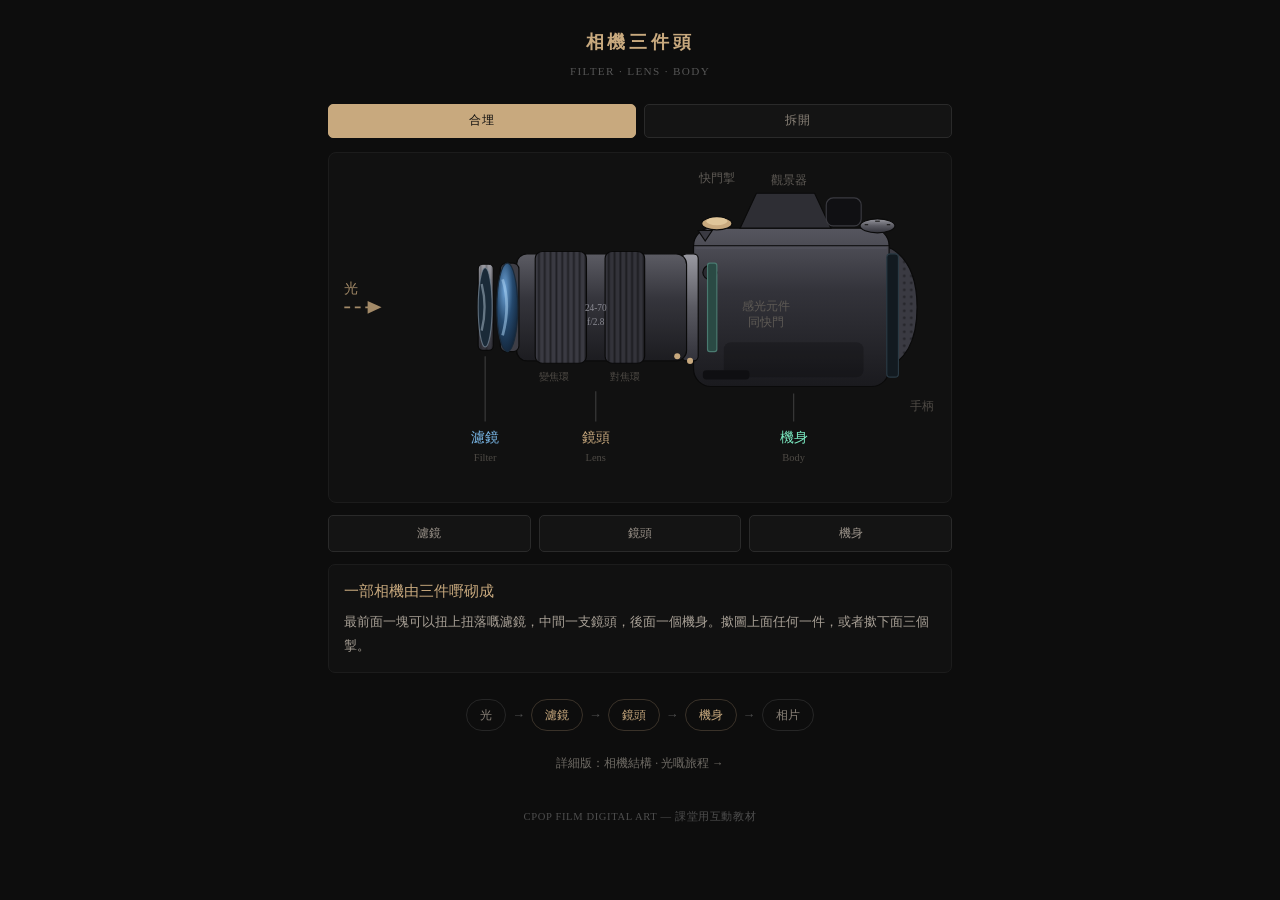
<file: camera-parts.html>
<!DOCTYPE html>
<html lang="zh-Hant">
<head>
<meta charset="UTF-8">
<meta name="viewport" content="width=device-width, initial-scale=1">
<title>相機三件頭</title>
<style>
*{box-sizing:border-box;margin:0;padding:0}
body{background:#0d0d0d;color:#e8e0d0;font-family:Georgia,"PingFang TC","Noto Sans TC",serif;padding:26px 18px 60px;max-width:660px;margin:0 auto;line-height:1.75}
h1{text-align:center;font-size:1.15rem;letter-spacing:.2em;color:#c8a97e}
.sub{text-align:center;font-size:.7rem;color:#555;letter-spacing:.12em;margin:4px 0 22px}
.seg{display:flex;gap:8px;margin:0 0 14px}
.seg button{flex:1;background:#141414;border:1px solid #2a2a2a;color:#8a8278;font-family:inherit;font-size:.74rem;padding:8px 4px;border-radius:5px;cursor:pointer;letter-spacing:.06em}
.seg button.on{background:#c8a97e;border-color:#c8a97e;color:#0d0d0d}
.stage{background:#111;border:1px solid #1c1c1c;border-radius:8px;padding:10px 6px 4px}
svg{display:block;width:100%}
#cam g.part{cursor:pointer;transition:transform .55s cubic-bezier(.4,1.4,.5,1),opacity .25s}
.chips{display:flex;gap:8px;margin:12px 0 0}
.chips button{flex:1;background:#141414;border:1px solid #2a2a2a;color:#9a9289;font-family:inherit;font-size:.76rem;padding:9px 4px;border-radius:5px;cursor:pointer}
.chips button.on{border-color:#c8a97e;color:#c8a97e;background:#171310}
.cap{font-size:.8rem;color:#a8a096;background:#111;border:1px solid #1c1c1c;border-radius:7px;padding:13px 15px;margin-top:12px;min-height:6.2em;line-height:1.9}
.cap b{display:block;color:#c8a97e;font-weight:normal;font-size:.92rem;margin-bottom:4px}
.flow{display:flex;align-items:center;justify-content:center;gap:6px;margin:26px 0 0;flex-wrap:wrap}
.flow span{font-size:.74rem;color:#8a8278;border:1px solid #262626;border-radius:20px;padding:5px 13px}
.flow i{font-style:normal;color:#4e4e4e;font-size:.8rem}
.flow span.k{color:#c8a97e;border-color:#3a3229}
footer{color:#4e4e4e;font-size:.66rem;text-align:center;margin-top:34px;letter-spacing:.06em}
a.more{display:block;text-align:center;font-size:.72rem;color:#6e6a64;margin-top:22px;text-decoration:none}
a.more:hover{color:#c8a97e}
</style>
</head>
<body>

<h1>相機三件頭</h1>
<p class="sub">FILTER · LENS · BODY</p>

<div class="seg" id="seg">
  <button data-v="0" class="on">合埋</button>
  <button data-v="1">拆開</button>
</div>

<div class="stage">
<svg id="cam" viewBox="96 26 524 288">
<defs>
  <linearGradient id="gb" x1="0" y1="0" x2="0" y2="1">
    <stop offset="0" stop-color="#56565f"/><stop offset="0.40" stop-color="#33333a"/><stop offset="1" stop-color="#1a1a1e"/>
  </linearGradient>
  <linearGradient id="gl" x1="0" y1="0" x2="0" y2="1">
    <stop offset="0" stop-color="#5c5c64"/><stop offset="0.42" stop-color="#35353c"/><stop offset="1" stop-color="#1c1c20"/>
  </linearGradient>
  <linearGradient id="gm" x1="0" y1="0" x2="0" y2="1">
    <stop offset="0" stop-color="#9a9aa2"/><stop offset="0.5" stop-color="#5a5a62"/><stop offset="1" stop-color="#32323a"/>
  </linearGradient>
  <radialGradient id="gg" cx="0.38" cy="0.3" r="0.85">
    <stop offset="0" stop-color="#6ea4d8"/><stop offset="0.45" stop-color="#25496e"/><stop offset="1" stop-color="#0d1a2a"/>
  </radialGradient>
  <pattern id="rib" width="5" height="8" patternUnits="userSpaceOnUse">
    <rect width="5" height="8" fill="none"/>
    <line x1="1.2" y1="0" x2="1.2" y2="8" stroke="#000" stroke-opacity=".45" stroke-width="1.6"/>
  </pattern>
  <pattern id="grip" width="6" height="6" patternUnits="userSpaceOnUse">
    <circle cx="3" cy="3" r="1.1" fill="#000" fill-opacity=".4"/>
  </pattern>
</defs>

<!-- 光 -->
<g id="ray" opacity=".8">
  <line x1="104" y1="150" x2="126" y2="150" stroke="#c8a97e" stroke-width="1.4" stroke-dasharray="5 4"/>
  <path d="M124 144.5 L136 150 L124 155.5 Z" fill="#c8a97e"/>
  <text x="104" y="138" fill="#c8a97e" font-size="12" font-family="Georgia,serif">光</text>
</g>

<!-- 機身 -->
<g class="part" id="pBody" data-k="body">
  <path d="M566 96 q30 10 30 54 t-30 54 z" fill="#3a3a42" stroke="#0a0a0a"/>
  <path d="M566 96 q30 10 30 54 t-30 54 z" fill="url(#grip)"/>
  <text x="600" y="238" fill="#4e4a45" font-size="10" text-anchor="middle" font-family="Georgia,serif">手柄</text>
  <rect x="404" y="82" width="168" height="136" rx="15" fill="url(#gb)" stroke="#0a0a0a"/>
  <path d="M404 97 h168" stroke="#0a0a0a" stroke-opacity=".8"/>
  <path d="M406 99 h164" stroke="#6a6a74" stroke-opacity=".35"/>
  <rect x="430" y="180" width="120" height="30" rx="6" fill="#000" fill-opacity=".22"/>
  <circle cx="418" cy="120" r="6" fill="#2a2a30" stroke="#0a0a0a"/>
  <path d="M408 84 l12 0 l-6 9 z" fill="#3a3a42" stroke="#0a0a0a"/>
  <path d="M444 82 L458 52 L508 52 L522 82 Z" fill="#2e2e34" stroke="#0a0a0a"/>
  <rect x="518" y="56" width="30" height="24" rx="6" fill="#101013" stroke="#3a3a40"/>
  <text x="486" y="44" fill="#5e5a55" font-size="10" text-anchor="middle" font-family="Georgia,serif">觀景器</text>
  <ellipse cx="562" cy="80" rx="15" ry="6" fill="url(#gm)" stroke="#0a0a0a"/>
  <g stroke="#1a1a1a" stroke-width="1">
    <line x1="551" y1="79" x2="554" y2="79"/><line x1="560" y1="76" x2="564" y2="76"/><line x1="570" y1="79" x2="573" y2="79"/>
  </g>
  <ellipse cx="424" cy="78" rx="13" ry="5.5" fill="#c8a97e" stroke="#0a0a0a"/>
  <ellipse cx="424" cy="76" rx="9" ry="3.5" fill="#e0c69a"/>
  <text x="424" y="42" fill="#5e5a55" font-size="10" text-anchor="middle" font-family="Georgia,serif">快門掣</text>
  <rect x="570" y="104" width="10" height="106" rx="3" fill="#121a20" stroke="#2a3a44"/>
  <rect x="394" y="104" width="14" height="92" rx="4" fill="url(#gm)" stroke="#0a0a0a"/>
  <circle cx="401" cy="196" r="2.6" fill="#c8a97e"/>
  <rect x="416" y="112" width="8" height="76" rx="2" fill="#2a4a44" stroke="#4a7a70"/>
  <text x="466" y="152" fill="#5e5a55" font-size="10" text-anchor="middle" font-family="Georgia,serif">感光元件</text>
  <text x="466" y="166" fill="#5e5a55" font-size="10" text-anchor="middle" font-family="Georgia,serif">同快門</text>
  <rect x="412" y="204" width="40" height="8" rx="3" fill="#0f0f12"/>
</g>

<!-- 鏡頭 -->
<g class="part" id="pLens" data-k="lens">
  <rect x="252" y="104" width="146" height="92" rx="9" fill="url(#gl)" stroke="#0a0a0a"/>
  <rect x="268" y="102" width="44" height="96" rx="6" fill="#3a3a42" stroke="#0a0a0a"/>
  <rect x="268" y="102" width="44" height="96" rx="6" fill="url(#rib)"/>
  <rect x="328" y="102" width="34" height="96" rx="6" fill="#33333a" stroke="#0a0a0a"/>
  <rect x="328" y="102" width="34" height="96" rx="6" fill="url(#rib)"/>
  <text x="320" y="153" fill="#8a8a92" font-size="8" text-anchor="middle" font-family="Georgia,serif">24-70</text>
  <text x="320" y="165" fill="#8a8a92" font-size="8" text-anchor="middle" font-family="Georgia,serif">f/2.8</text>
  <rect x="238" y="112" width="16" height="76" rx="5" fill="#3e3e46" stroke="#0a0a0a"/>
  <ellipse cx="244" cy="150" rx="9" ry="38" fill="url(#gg)" stroke="#1a2a3a"/>
  <path d="M240 126 q7 22 0 48" stroke="#a8cff0" stroke-opacity=".55" stroke-width="2.4" fill="none"/>
  <circle cx="390" cy="192" r="2.6" fill="#c8a97e"/>
  <text x="284" y="212" fill="#4e4a45" font-size="9" text-anchor="middle" font-family="Georgia,serif">變焦環</text>
  <text x="345" y="212" fill="#4e4a45" font-size="9" text-anchor="middle" font-family="Georgia,serif">對焦環</text>
</g>

<!-- 濾鏡 -->
<g class="part" id="pFilter" data-k="filter">
  <rect x="219" y="113" width="13" height="74" rx="4" fill="url(#gm)" stroke="#0a0a0a"/>
  <rect x="219" y="113" width="13" height="74" rx="4" fill="url(#rib)" opacity=".5"/>
  <ellipse cx="225" cy="150" rx="6" ry="34" fill="#1a2a38" stroke="#7a8a9a" stroke-opacity=".7"/>
  <path d="M222 130 q5 20 0 40" stroke="#d8e8f8" stroke-opacity=".4" stroke-width="2" fill="none"/>
</g>

<!-- 標示 -->
<g id="labels" font-family="Georgia,serif" font-size="12">
  <g id="lFilter">
    <line x1="225" y1="248" x2="225" y2="192" stroke="#3a3a3a"/>
    <text x="225" y="266" fill="#7ab8e8" text-anchor="middle">濾鏡</text>
    <text x="225" y="282" fill="#4e4a45" font-size="9" text-anchor="middle">Filter</text>
  </g>
  <g id="lLens">
    <line x1="320" y1="248" x2="320" y2="222" stroke="#3a3a3a"/>
    <text x="320" y="266" fill="#c8a97e" text-anchor="middle">鏡頭</text>
    <text x="320" y="282" fill="#4e4a45" font-size="9" text-anchor="middle">Lens</text>
  </g>
  <g id="lBody">
    <line x1="490" y1="248" x2="490" y2="224" stroke="#3a3a3a"/>
    <text x="490" y="266" fill="#7ae8c0" text-anchor="middle">機身</text>
    <text x="490" y="282" fill="#4e4a45" font-size="9" text-anchor="middle">Body</text>
  </g>
</g>
</svg>
</div>

<div class="chips" id="chips">
  <button data-k="filter">濾鏡</button>
  <button data-k="lens">鏡頭</button>
  <button data-k="body">機身</button>
</div>

<div class="cap" id="cap"><b>一部相機由三件嘢砌成</b>最前面一塊可以扭上扭落嘅濾鏡，中間一支鏡頭，後面一個機身。撳圖上面任何一件，或者撳下面三個掣。</div>

<div class="flow">
  <span>光</span><i>→</i>
  <span class="k">濾鏡</span><i>→</i>
  <span class="k">鏡頭</span><i>→</i>
  <span class="k">機身</span><i>→</i>
  <span>相片</span>
</div>

<a class="more" href="camera-anatomy.html">詳細版：相機結構 · 光嘅旅程 →</a>

<footer>CPOP FILM DIGITAL ART — 課堂用互動教材</footer>

<script>
(function(){
"use strict";
var CAP={
 filter:'<b>濾鏡　Filter</b>扭喺鏡頭最前面嘅一塊玻璃，可以隨時扭走。UV 用嚟保護鏡片；CPL 用嚟消水面同玻璃嘅反光；ND 用嚟減光。唔裝都影到相。',
 lens:'<b>鏡頭　Lens</b>入面一組鏡片，外面兩個環：一個變焦、一個對焦。鏡身寫住焦距同最大光圈，例如 24-70mm f/2.8。後面嘅接環扣落機身。',
 body:'<b>機身　Body</b>感光元件同快門喺入面。上面有快門掣同轉盤，後面有螢幕同觀景器，右邊係手柄。換咗鏡，機身照用。'
};
var DEF='<b>一部相機由三件嘢砌成</b>最前面一塊可以扭上扭落嘅濾鏡，中間一支鏡頭，後面一個機身。撳圖上面任何一件，或者撳下面三個掣。';
var P={filter:document.getElementById('pFilter'),lens:document.getElementById('pLens'),body:document.getElementById('pBody')};
var L={filter:document.getElementById('lFilter'),lens:document.getElementById('lLens'),body:document.getElementById('lBody')};
var OFF={filter:-86,lens:-42,body:0}, open=false, cur=null;
function apply(){
  for(var k in P){
    P[k].setAttribute('transform','translate('+(open?OFF[k]:0)+',0)');
    L[k].setAttribute('transform','translate('+(open?OFF[k]:0)+',0)');
    var on=(cur===null||cur===k);
    P[k].style.opacity=on?1:0.22;
    L[k].style.opacity=on?1:0.22;
  }
  document.getElementById('cap').innerHTML=cur?CAP[cur]:DEF;
  [].forEach.call(document.querySelectorAll('#chips button'),function(b){
    b.classList.toggle('on',b.dataset.k===cur);
  });
}
function pick(k){ cur=(cur===k)?null:k; apply(); }
document.getElementById('cam').addEventListener('click',function(e){
  var t=e.target.closest('.part'); if(!t) return; pick(t.dataset.k);
});
document.getElementById('chips').addEventListener('click',function(e){
  var b=e.target.closest('button'); if(!b) return; pick(b.dataset.k);
});
document.getElementById('seg').addEventListener('click',function(e){
  var b=e.target.closest('button'); if(!b) return;
  [].forEach.call(this.querySelectorAll('button'),function(x){x.classList.remove('on');});
  b.classList.add('on'); open=(b.dataset.v==='1'); apply();
});
apply();
})();
</script>
</body>
</html>
</file>
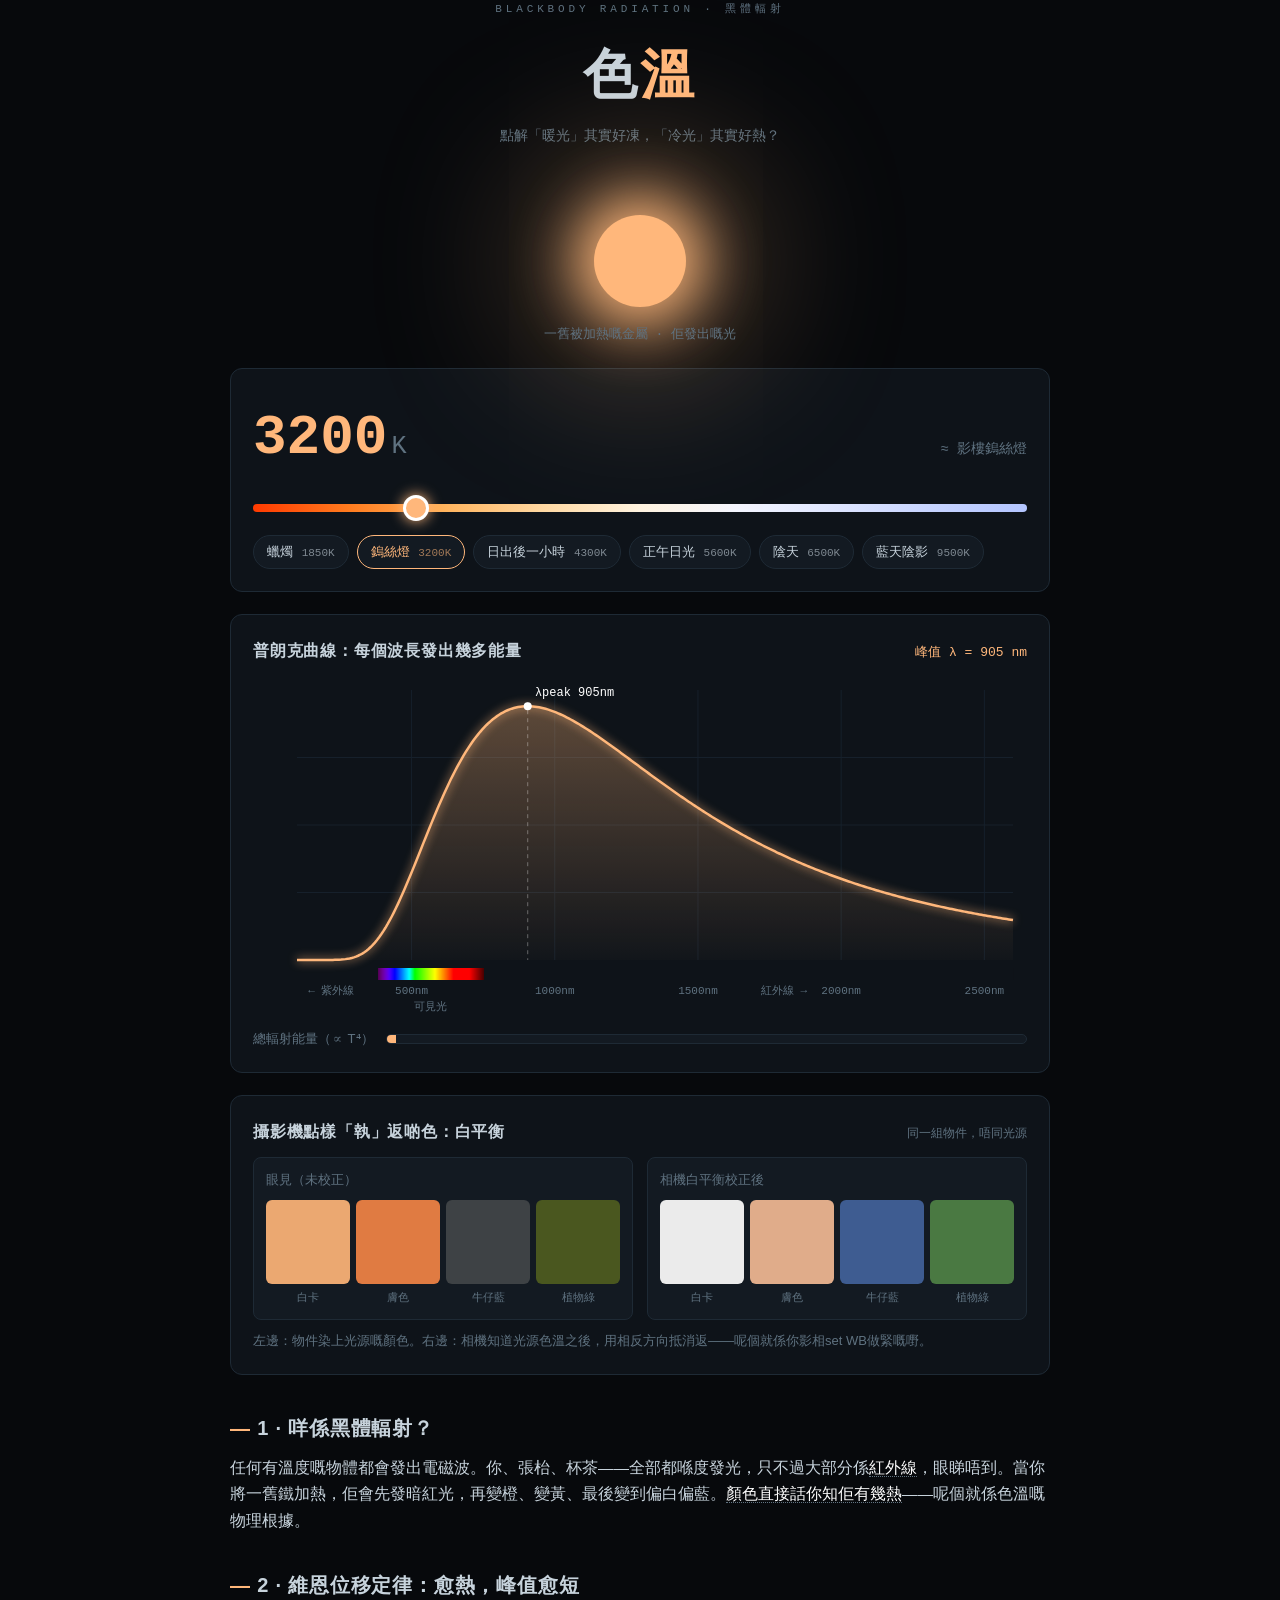
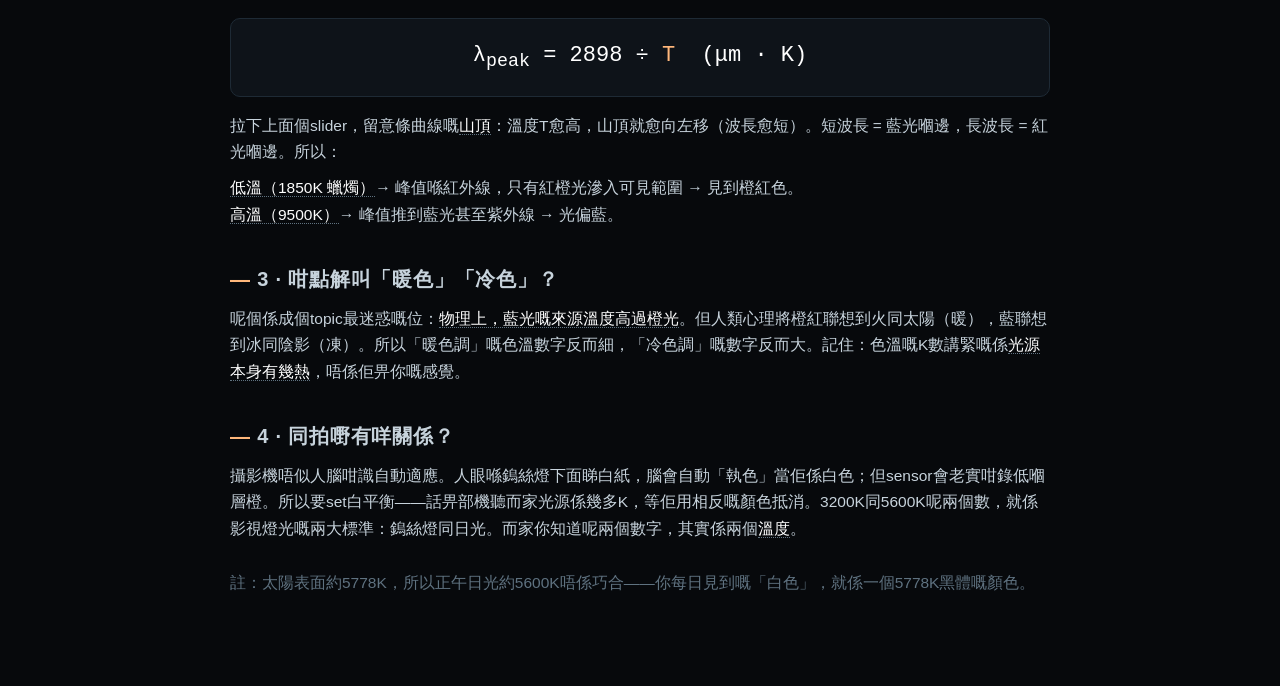
<file: colour-temperature.html>
<!DOCTYPE html>
<html lang="zh-HK">
<head>
<meta charset="UTF-8">
<meta name="viewport" content="width=device-width, initial-scale=1.0">
<title>色溫 · 黑體輻射</title>
<style>
  :root{
    --bg:#07090C;
    --panel:#0E1319;
    --panel2:#131A22;
    --line:#1E2A35;
    --txt:#C7D3DC;
    --dim:#5F7280;
    --glow:#FF9A3C; /* dynamic: JS overwrites with live blackbody colour */
    --mono:"SF Mono","JetBrains Mono",ui-monospace,Menlo,Consolas,monospace;
  }
  *{margin:0;padding:0;box-sizing:border-box}
  body{
    background:var(--bg);
    color:var(--txt);
    font-family:"Noto Sans TC","PingFang TC","Microsoft JhengHei",sans-serif;
    line-height:1.7;
    padding-bottom:80px;
    transition:background 0.6s;
  }
  .wrap{max-width:860px;margin:0 auto;padding:0 20px}

  /* ── header ── */
  header{padding:56px 0 8px;text-align:center}
  .eyebrow{font-family:var(--mono);font-size:11px;letter-spacing:0.35em;color:var(--dim);text-transform:uppercase}
  h1{font-size:clamp(34px,7vw,54px);font-weight:700;letter-spacing:0.06em;margin:10px 0 4px}
  h1 .k{color:var(--glow);transition:color 0.3s}
  .sub{color:var(--dim);font-size:14px}

  /* ── the glowing filament: signature element ── */
  #stage{position:relative;height:170px;display:flex;align-items:center;justify-content:center;margin:28px 0 6px}
  #orb{
    width:92px;height:92px;border-radius:50%;
    background:var(--glow);
    box-shadow:0 0 60px 18px var(--glow), 0 0 160px 60px color-mix(in srgb, var(--glow) 35%, transparent);
    transition:background 0.3s, box-shadow 0.3s;
  }
  #orbLabel{
    position:absolute;bottom:0;left:50%;transform:translateX(-50%);
    font-family:var(--mono);font-size:13px;color:var(--dim);white-space:nowrap;
  }

  /* ── control ── */
  .panel{background:var(--panel);border:1px solid var(--line);border-radius:12px;padding:22px;margin:22px 0}
  .kelvinRow{display:flex;align-items:baseline;justify-content:space-between;flex-wrap:wrap;gap:8px}
  #kelvin{font-family:var(--mono);font-size:clamp(38px,8vw,56px);font-weight:700;color:var(--glow);transition:color 0.3s}
  #kelvin small{font-size:0.45em;color:var(--dim);font-weight:400;margin-left:4px}
  #sceneName{font-family:var(--mono);font-size:14px;color:var(--dim)}
  input[type=range]{
    width:100%;margin:18px 0 6px;appearance:none;height:8px;border-radius:4px;outline:none;
    background:linear-gradient(90deg,#ff3a00,#ff7c1f,#ffb45e,#ffd9a3,#fff3e0,#f4f6ff,#dfe6ff,#c7d4ff,#b3c5ff);
  }
  input[type=range]::-webkit-slider-thumb{
    appearance:none;width:26px;height:26px;border-radius:50%;
    background:var(--glow);border:3px solid #fff;cursor:pointer;
    box-shadow:0 0 14px var(--glow);transition:background 0.3s;
  }
  input[type=range]:focus-visible{outline:2px solid #fff;outline-offset:4px}
  .presets{display:flex;flex-wrap:wrap;gap:8px;margin-top:14px}
  .presets button{
    background:var(--panel2);border:1px solid var(--line);color:var(--txt);
    font-family:inherit;font-size:13px;padding:7px 13px;border-radius:20px;cursor:pointer;
    transition:border-color .2s,color .2s;
  }
  .presets button:hover,.presets button:focus-visible{border-color:var(--glow);color:#fff;outline:none}
  .presets button.on{border-color:var(--glow);color:var(--glow)}
  .presets button b{font-family:var(--mono);font-weight:400;opacity:.6;margin-left:5px;font-size:11px}

  /* ── charts ── */
  canvas{display:block;width:100%;border-radius:8px}
  .chartHead{display:flex;justify-content:space-between;align-items:baseline;flex-wrap:wrap;gap:6px;margin-bottom:10px}
  .chartHead h2{font-size:16px;font-weight:700;letter-spacing:0.05em}
  .chartHead .tag{font-family:var(--mono);font-size:12px;color:var(--dim)}
  .readout{font-family:var(--mono);font-size:13px;color:var(--glow);transition:color .3s}

  /* energy bar */
  .energyRow{display:flex;align-items:center;gap:12px;margin-top:14px}
  .energyRow .lab{font-size:13px;color:var(--dim);white-space:nowrap}
  .energyTrack{flex:1;height:10px;background:var(--panel2);border:1px solid var(--line);border-radius:5px;overflow:hidden}
  #energyFill{height:100%;width:10%;background:var(--glow);transition:width .3s,background .3s}

  /* ── white balance demo ── */
  .wbGrid{display:grid;grid-template-columns:1fr 1fr;gap:14px;margin-top:12px}
  @media(max-width:560px){.wbGrid{grid-template-columns:1fr}}
  .wbCell{background:var(--panel2);border:1px solid var(--line);border-radius:8px;padding:12px}
  .wbCell h3{font-size:13px;font-weight:400;color:var(--dim);margin-bottom:8px;font-family:var(--mono)}
  .swatches{display:grid;grid-template-columns:repeat(4,1fr);gap:6px}
  .sw{aspect-ratio:1;border-radius:6px;transition:background .3s}
  .swName{font-size:11px;color:var(--dim);text-align:center;margin-top:4px}

  /* ── explanation ── */
  .explain{margin:36px 0 0}
  .explain h2{font-size:20px;margin:34px 0 10px;letter-spacing:0.04em}
  .explain h2::before{content:"— ";color:var(--glow);transition:color .3s}
  .explain p{margin:10px 0;font-size:15.5px}
  .formula{
    font-family:var(--mono);text-align:center;font-size:clamp(16px,4vw,22px);
    background:var(--panel);border:1px solid var(--line);border-radius:10px;
    padding:18px;margin:16px 0;color:#fff;
  }
  .formula .hl{color:var(--glow);transition:color .3s}
  .note{font-size:13px;color:var(--dim)}
  em{color:#fff;font-style:normal;border-bottom:1px dotted var(--dim)}

  @media (prefers-reduced-motion: reduce){
    *{transition:none !important}
  }
</style>
</head>
<body>

<header class="wrap">
  <div class="eyebrow">Blackbody Radiation · 黑體輻射</div>
  <h1>色<span class="k">溫</span></h1>
  <div class="sub">點解「暖光」其實好凍，「冷光」其實好熱？</div>
</header>

<div class="wrap">

  <div id="stage">
    <div id="orb" aria-hidden="true"></div>
    <div id="orbLabel">一舊被加熱嘅金屬 · 佢發出嘅光</div>
  </div>

  <!-- ── control panel ── -->
  <div class="panel">
    <div class="kelvinRow">
      <div id="kelvin">3200<small>K</small></div>
      <div id="sceneName">≈ 影樓鎢絲燈</div>
    </div>
    <input type="range" id="tempSlider" min="1000" max="12000" step="50" value="3200"
           aria-label="溫度（Kelvin）">
    <div class="presets" id="presets">
      <button data-t="1850">蠟燭 <b>1850K</b></button>
      <button data-t="3200" class="on">鎢絲燈 <b>3200K</b></button>
      <button data-t="4300">日出後一小時 <b>4300K</b></button>
      <button data-t="5600">正午日光 <b>5600K</b></button>
      <button data-t="6500">陰天 <b>6500K</b></button>
      <button data-t="9500">藍天陰影 <b>9500K</b></button>
    </div>
  </div>

  <!-- ── planck curve ── -->
  <div class="panel">
    <div class="chartHead">
      <h2>普朗克曲線：每個波長發出幾多能量</h2>
      <span class="readout" id="peakReadout">峰值 λ = 905 nm</span>
    </div>
    <canvas id="planck" height="340" aria-label="黑體輻射光譜曲線"></canvas>
    <div class="energyRow">
      <span class="lab">總輻射能量（∝ T⁴）</span>
      <div class="energyTrack"><div id="energyFill"></div></div>
    </div>
  </div>

  <!-- ── white balance ── -->
  <div class="panel">
    <div class="chartHead">
      <h2>攝影機點樣「執」返啲色：白平衡</h2>
      <span class="tag">同一組物件，唔同光源</span>
    </div>
    <div class="wbGrid">
      <div class="wbCell">
        <h3>眼見（未校正）</h3>
        <div class="swatches" id="rawSw"></div>
      </div>
      <div class="wbCell">
        <h3>相機白平衡校正後</h3>
        <div class="swatches" id="wbSw"></div>
      </div>
    </div>
    <p class="note" style="margin-top:10px">
      左邊：物件染上光源嘅顏色。右邊：相機知道光源色溫之後，用相反方向抵消返——呢個就係你影相set WB做緊嘅嘢。
    </p>
  </div>

  <!-- ── explanation ── -->
  <div class="explain">
    <h2>1 · 咩係黑體輻射？</h2>
    <p>任何有溫度嘅物體都會發出電磁波。你、張枱、杯茶——全部都喺度發光，只不過大部分係<em>紅外線</em>，眼睇唔到。當你將一舊鐵加熱，佢會先發暗紅光，再變橙、變黃、最後變到偏白偏藍。<em>顏色直接話你知佢有幾熱</em>——呢個就係色溫嘅物理根據。</p>

    <h2>2 · 維恩位移定律：愈熱，峰值愈短</h2>
    <div class="formula">λ<sub>peak</sub> = 2898 ÷ <span class="hl">T</span> &nbsp;(μm · K)</div>
    <p>拉下上面個slider，留意條曲線嘅<em>山頂</em>：溫度T愈高，山頂就愈向左移（波長愈短）。短波長 = 藍光嗰邊，長波長 = 紅光嗰邊。所以：</p>
    <p><em>低溫（1850K 蠟燭）</em>→ 峰值喺紅外線，只有紅橙光滲入可見範圍 → 見到橙紅色。<br>
    <em>高溫（9500K）</em>→ 峰值推到藍光甚至紫外線 → 光偏藍。</p>

    <h2>3 · 咁點解叫「暖色」「冷色」？</h2>
    <p>呢個係成個topic最迷惑嘅位：<em>物理上，藍光嘅來源溫度高過橙光</em>。但人類心理將橙紅聯想到火同太陽（暖），藍聯想到冰同陰影（凍）。所以「暖色調」嘅色溫數字反而細，「冷色調」嘅數字反而大。記住：色溫嘅K數講緊嘅係<em>光源本身有幾熱</em>，唔係佢畀你嘅感覺。</p>

    <h2>4 · 同拍嘢有咩關係？</h2>
    <p>攝影機唔似人腦咁識自動適應。人眼喺鎢絲燈下面睇白紙，腦會自動「執色」當佢係白色；但sensor會老實咁錄低嗰層橙。所以要set白平衡——話畀部機聽而家光源係幾多K，等佢用相反嘅顏色抵消。3200K同5600K呢兩個數，就係影視燈光嘅兩大標準：鎢絲燈同日光。而家你知道呢兩個數字，其實係兩個<em>溫度</em>。</p>

    <p class="note" style="margin-top:28px">註：太陽表面約5778K，所以正午日光約5600K唔係巧合——你每日見到嘅「白色」，就係一個5778K黑體嘅顏色。</p>
  </div>

</div>

<script>
(function(){
  const slider=document.getElementById('tempSlider');
  const kelvinEl=document.getElementById('kelvin');
  const sceneEl=document.getElementById('sceneName');
  const peakEl=document.getElementById('peakReadout');
  const energyEl=document.getElementById('energyFill');
  const orb=document.getElementById('orb');
  const cv=document.getElementById('planck');
  const ctx=cv.getContext('2d');

  const scenes=[[1000,'熔岩 / 電爐絲'],[1850,'蠟燭'],[2700,'家用黃燈膽'],[3200,'影樓鎢絲燈'],[4300,'日出後一小時'],[5000,'閃光燈'],[5600,'正午日光'],[6500,'陰天 / 螢幕標準'],[7500,'薄霧藍天'],[9500,'藍天陰影'],[12000,'高原藍天']];

  // Kelvin → sRGB (Tanner Helland approximation)
  function kToRGB(k){
    k=k/100; let r,g,b;
    r = k<=66 ? 255 : Math.min(255,Math.max(0,329.698727446*Math.pow(k-60,-0.1332047592)));
    g = k<=66 ? Math.min(255,Math.max(0,99.4708025861*Math.log(k)-161.1195681661))
              : Math.min(255,Math.max(0,288.1221695283*Math.pow(k-60,-0.0755148492)));
    b = k>=66 ? 255 : (k<=19 ? 0 : Math.min(255,Math.max(0,138.5177312231*Math.log(k-10)-305.0447927307)));
    return [r|0,g|0,b|0];
  }
  const css=rgb=>`rgb(${rgb[0]},${rgb[1]},${rgb[2]})`;

  // Planck spectral radiance, relative
  const HC_K=1.43877e7; // hc/k in nm·K
  function planck(lam,T){ return Math.pow(lam,-5)/(Math.exp(HC_K/(lam*T))-1); }

  // wavelength(380-750nm) → approx RGB for the visible band strip
  function wlToRGB(w){
    let r=0,g=0,b=0;
    if(w<440){r=-(w-440)/60;b=1}
    else if(w<490){g=(w-440)/50;b=1}
    else if(w<510){g=1;b=-(w-510)/20}
    else if(w<580){r=(w-510)/70;g=1}
    else if(w<645){r=1;g=-(w-645)/65}
    else{r=1}
    let f=1;
    if(w<420)f=0.3+0.7*(w-380)/40;
    if(w>700)f=0.3+0.7*(750-w)/50;
    return [r*f*255|0,g*f*255|0,b*f*255|0];
  }

  const LMIN=100,LMAX=2600;
  function draw(T){
    const dpr=window.devicePixelRatio||1;
    const W=cv.clientWidth, H=340;
    cv.width=W*dpr; cv.height=H*dpr; ctx.setTransform(dpr,0,0,dpr,0,0);
    ctx.clearRect(0,0,W,H);

    const padL=44,padR=14,padT=16,padB=54;
    const pw=W-padL-padR, ph=H-padT-padB;
    const X=l=>padL+(l-LMIN)/(LMAX-LMIN)*pw;

    // grid
    ctx.strokeStyle='#16202B';ctx.lineWidth=1;
    for(let l=500;l<LMAX;l+=500){ctx.beginPath();ctx.moveTo(X(l),padT);ctx.lineTo(X(l),padT+ph);ctx.stroke()}
    for(let i=1;i<4;i++){const y=padT+ph*i/4;ctx.beginPath();ctx.moveTo(padL,y);ctx.lineTo(padL+pw,y);ctx.stroke()}

    // visible band strip under axis
    for(let x=0;x<pw;x++){
      const lam=LMIN+(x/pw)*(LMAX-LMIN);
      if(lam>=380&&lam<=750){ctx.fillStyle=css(wlToRGB(lam));ctx.fillRect(padL+x,padT+ph+8,1.5,12)}
      else{ctx.fillStyle='#0E1319';ctx.fillRect(padL+x,padT+ph+8,1.5,12)}
    }
    ctx.fillStyle='#5F7280';ctx.font='11px ui-monospace,monospace';ctx.textAlign='center';
    ctx.fillText('可見光',X(565),padT+ph+50);
    ctx.fillText('← 紫外線',X(220),padT+ph+34);
    ctx.fillText('紅外線 →',X(1800),padT+ph+34);
    for(let l=500;l<=2500;l+=500)ctx.fillText(l+'nm',X(l),padT+ph+34);

    // curve, normalised to own peak
    let max=0;
    const N=340,pts=[];
    for(let i=0;i<=N;i++){
      const lam=LMIN+(i/N)*(LMAX-LMIN);
      const v=planck(lam,T); pts.push([lam,v]); if(v>max)max=v;
    }
    const rgb=kToRGB(T), col=css(rgb);

    // area fill: gradient of curve colour
    ctx.beginPath();
    ctx.moveTo(X(pts[0][0]),padT+ph);
    pts.forEach(p=>ctx.lineTo(X(p[0]),padT+ph-(p[1]/max)*ph*0.94));
    ctx.lineTo(X(pts[N][0]),padT+ph);
    ctx.closePath();
    const g=ctx.createLinearGradient(0,padT,0,padT+ph);
    g.addColorStop(0,`rgba(${rgb[0]},${rgb[1]},${rgb[2]},0.35)`);
    g.addColorStop(1,`rgba(${rgb[0]},${rgb[1]},${rgb[2]},0.02)`);
    ctx.fillStyle=g;ctx.fill();

    ctx.beginPath();
    pts.forEach((p,i)=>{const x=X(p[0]),y=padT+ph-(p[1]/max)*ph*0.94; i?ctx.lineTo(x,y):ctx.moveTo(x,y)});
    ctx.strokeStyle=col;ctx.lineWidth=2.5;
    ctx.shadowColor=col;ctx.shadowBlur=10;ctx.stroke();ctx.shadowBlur=0;

    // wien peak marker
    const lp=2.8978e6/T;
    if(lp>LMIN&&lp<LMAX){
      const px=X(lp),py=padT+ph-ph*0.94;
      ctx.setLineDash([4,4]);ctx.strokeStyle='#ffffff55';ctx.lineWidth=1;
      ctx.beginPath();ctx.moveTo(px,py-4);ctx.lineTo(px,padT+ph);ctx.stroke();ctx.setLineDash([]);
      ctx.fillStyle='#fff';ctx.beginPath();ctx.arc(px,py,4,0,7);ctx.fill();
      ctx.font='12px ui-monospace,monospace';ctx.textAlign=lp<1400?'left':'right';
      ctx.fillText(' λpeak '+(lp|0)+'nm ',px,py-10);
    }
  }

  // white balance demo
  const objects=[['白卡',[235,235,235]],['膚色',[224,172,138]],['牛仔藍',[62,92,145]],['植物綠',[74,122,66]]];
  const rawSw=document.getElementById('rawSw'),wbSw=document.getElementById('wbSw');
  objects.forEach(o=>{
    for(const box of [rawSw,wbSw]){
      const d=document.createElement('div');
      d.innerHTML=`<div class="sw"></div><div class="swName">${o[0]}</div>`;
      box.appendChild(d);
    }
  });
  function updateWB(T){
    const L=kToRGB(T), Lm=Math.max(L[0],L[1],L[2]);
    const norm=L.map(v=>v/Lm);
    const rawCells=rawSw.querySelectorAll('.sw'), wbCells=wbSw.querySelectorAll('.sw');
    objects.forEach((o,i)=>{
      const lit=o[1].map((v,c)=>Math.min(255,v*norm[c]));
      rawCells[i].style.background=css(lit.map(v=>v|0));
      // von Kries correction: divide by illuminant
      const corr=lit.map((v,c)=>Math.min(255,v/norm[c]));
      wbCells[i].style.background=css(corr.map(v=>v|0));
    });
  }

  function nearest(T){let best=scenes[0];for(const s of scenes)if(Math.abs(s[0]-T)<Math.abs(best[0]-T))best=s;return best}

  function update(){
    const T=+slider.value;
    const rgb=kToRGB(T), col=css(rgb);
    document.documentElement.style.setProperty('--glow',col);
    kelvinEl.innerHTML=T+'<small>K</small>';
    sceneEl.textContent='≈ '+nearest(T)[1];
    peakEl.textContent='峰值 λ = '+(2.8978e6/T|0)+' nm';
    // energy ∝ T⁴, normalised to 12000K
    energyEl.style.width=Math.max(1.5,Math.pow(T/12000,4)*100)+'%';
    orb.style.background=col;
    document.querySelectorAll('#presets button').forEach(b=>b.classList.toggle('on',+b.dataset.t===T));
    draw(T);
    updateWB(T);
  }

  slider.addEventListener('input',update);
  document.getElementById('presets').addEventListener('click',e=>{
    const b=e.target.closest('button'); if(!b)return;
    slider.value=b.dataset.t; update();
  });
  window.addEventListener('resize',()=>draw(+slider.value));
  update();
})();
</script>
</body>
</html>
</file>
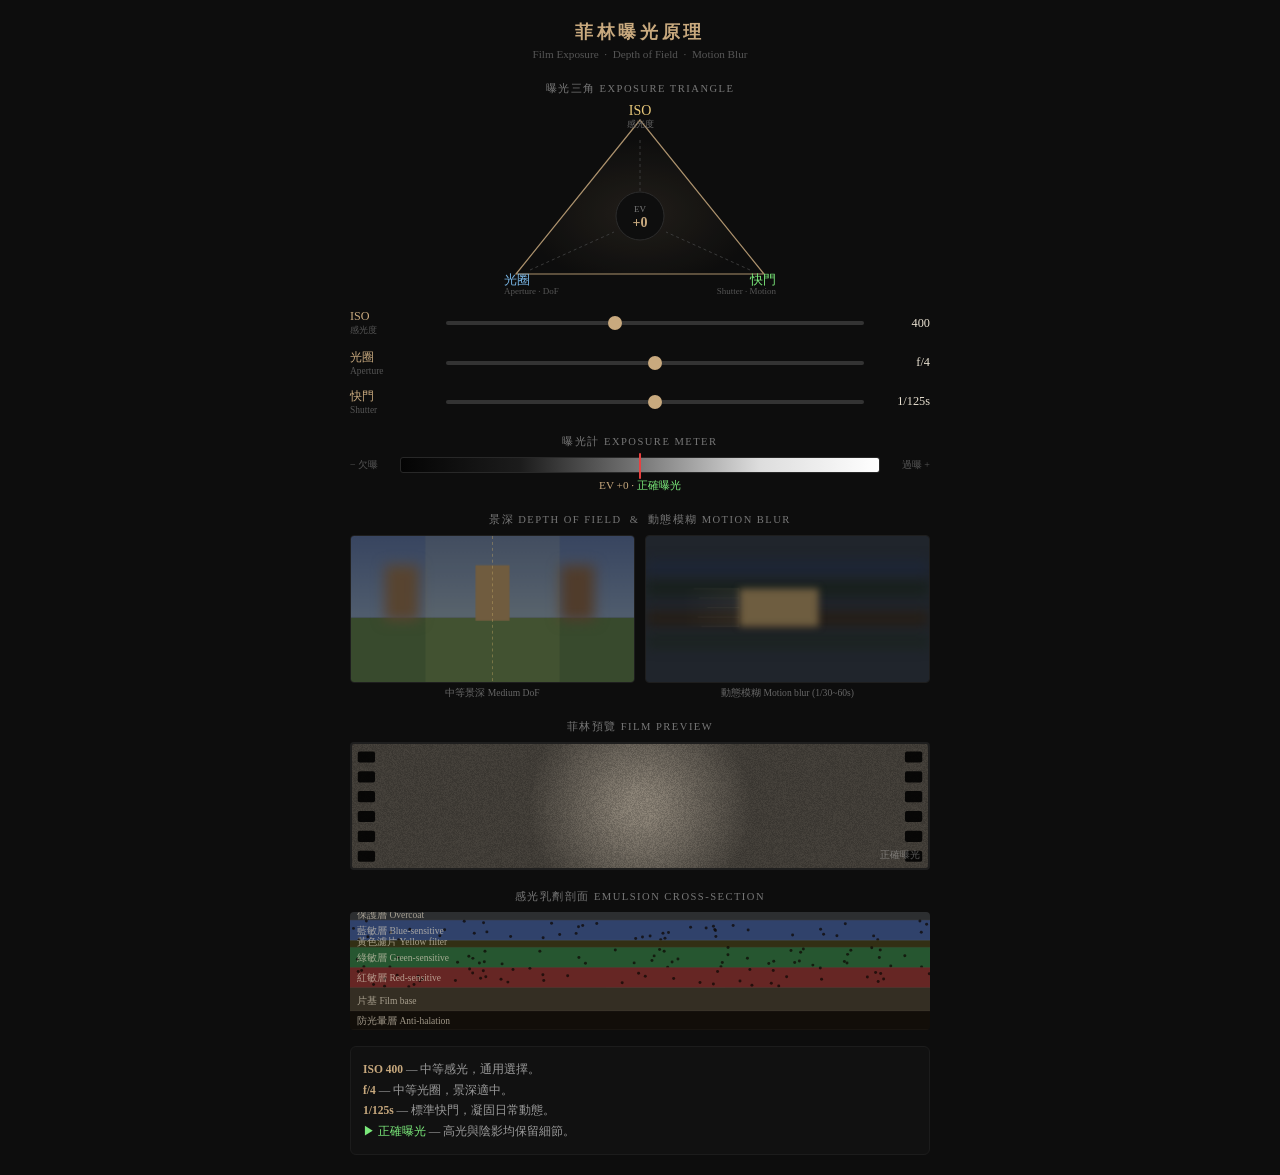
<file: exposure.html>
<!DOCTYPE html>
<html lang="zh-Hant">
<head>
<meta charset="UTF-8">
<meta name="viewport" content="width=device-width, initial-scale=1">
<title>菲林曝光原理</title>
<style>
* { box-sizing: border-box; margin: 0; padding: 0; }
body { background:#0d0d0d; color:#e8e0d0; font-family:Georgia,serif; padding:20px; max-width:620px; margin:0 auto; }
h1 { text-align:center; font-size:1.1rem; letter-spacing:.2em; color:#c8a97e; margin-bottom:4px; }
.sub { text-align:center; font-size:.7rem; color:#555; margin-bottom:22px; }
.sec { font-size:.66rem; color:#777; letter-spacing:.14em; text-transform:uppercase; margin-bottom:8px; text-align:center; }
.tri-wrap { display:flex; justify-content:center; margin-bottom:20px; }
.controls { display:flex; flex-direction:column; gap:12px; margin-bottom:20px; }
.cr { display:flex; align-items:center; gap:10px; }
.cl { width:86px; font-size:.76rem; color:#c8a97e; flex-shrink:0; }
.cl span { display:block; font-size:.59rem; color:#555; }
input[type=range] { flex:1; -webkit-appearance:none; height:4px; border-radius:2px; background:#333; outline:none; }
input[type=range]::-webkit-slider-thumb { -webkit-appearance:none; width:14px; height:14px; border-radius:50%; background:#c8a97e; cursor:pointer; }
.cv { width:56px; text-align:right; font-size:.77rem; color:#e8e0d0; font-variant-numeric:tabular-nums; }
.ev-wrap { margin-bottom:20px; }
.ev-row { display:flex; align-items:center; gap:8px; }
.ev-e { font-size:.63rem; color:#555; width:42px; flex-shrink:0; }
.ev-e.r { text-align:right; }
.ev-bar { flex:1; height:16px; background:linear-gradient(to right,#040404,#1c1c1c,#777,#ddd,#fff); border-radius:3px; position:relative; border:1px solid #282828; }
.ev-cm { position:absolute; top:0; left:50%; width:1px; height:100%; background:rgba(255,255,255,.1); }
.ev-n { position:absolute; top:-5px; width:2px; height:26px; background:#e84040; border-radius:1px; transition:left .22s; transform:translateX(-1px); }
.ev-val { text-align:center; font-size:.7rem; color:#c8a97e; margin-top:5px; }
.two-panel { display:grid; grid-template-columns:1fr 1fr; gap:10px; margin-bottom:20px; }
.sp canvas { width:100%; height:148px; display:block; border-radius:4px; border:1px solid #1e1e1e; }
.sp-label { text-align:center; font-size:.6rem; color:#666; margin-top:4px; }
.film-frame { position:relative; width:100%; height:128px; background:#111; border:2px solid #1e1e1e; border-radius:4px; overflow:hidden; margin-bottom:20px; }
canvas#filmC { width:100%; height:100%; display:block; }
.exp-label { position:absolute; bottom:6px; right:8px; font-size:.63rem; color:rgba(255,255,255,.33); }
canvas#crossC { width:100%; height:118px; display:block; border-radius:4px; margin-bottom:16px; }
.info { background:#111; border:1px solid #1c1c1c; border-radius:6px; padding:12px; font-size:.72rem; line-height:1.8; color:#999; }
.info strong { color:#c8a97e; }
.g { color:#7ae87a; } .w { color:#e8a07a; } .b { color:#7ab8e8; }
</style>
</head>
<body>
<h1>菲林曝光原理</h1>
<div class="sub">Film Exposure &nbsp;·&nbsp; Depth of Field &nbsp;·&nbsp; Motion Blur</div>

<div class="sec">曝光三角 Exposure Triangle</div>
<div class="tri-wrap">
<svg width="280" height="185" viewBox="0 0 280 185" overflow="visible">
  <defs>
    <radialGradient id="tg" cx="50%" cy="60%">
      <stop offset="0%" stop-color="#c8a97e" stop-opacity=".13"/>
      <stop offset="100%" stop-color="#c8a97e" stop-opacity="0"/>
    </radialGradient>
  </defs>
  <polygon points="140,16 16,170 264,170" fill="url(#tg)" stroke="#c8a97e" stroke-width="1.2" opacity=".85"/>
  <text x="140" y="11" text-anchor="middle" fill="#e8c87a" font-size="14" font-family="Georgia">ISO</text>
  <text x="140" y="23" text-anchor="middle" fill="#666" font-size="9" font-family="Georgia">感光度</text>
  <text x="4" y="180" text-anchor="start" fill="#7ab8e8" font-size="13" font-family="Georgia">光圈</text>
  <text x="4" y="190" text-anchor="start" fill="#555" font-size="9" font-family="Georgia">Aperture · DoF</text>
  <text x="276" y="180" text-anchor="end" fill="#7ae87a" font-size="13" font-family="Georgia">快門</text>
  <text x="276" y="190" text-anchor="end" fill="#555" font-size="9" font-family="Georgia">Shutter · Motion</text>
  <circle cx="140" cy="112" r="24" fill="#0e0e0e" stroke="#2c2c2c" stroke-width="1"/>
  <text x="140" y="108" text-anchor="middle" fill="#777" font-size="9" font-family="Georgia">EV</text>
  <text id="evN" x="140" y="123" text-anchor="middle" fill="#c8a97e" font-size="14" font-family="Georgia" font-weight="bold">0</text>
  <line x1="140" y1="36" x2="140" y2="88" stroke="#3a3a3a" stroke-width="1" stroke-dasharray="3,3"/>
  <line x1="30" y1="166" x2="114" y2="128" stroke="#3a3a3a" stroke-width="1" stroke-dasharray="3,3"/>
  <line x1="250" y1="166" x2="166" y2="128" stroke="#3a3a3a" stroke-width="1" stroke-dasharray="3,3"/>
</svg>
</div>

<div class="controls">
  <div class="cr"><div class="cl">ISO <span>感光度</span></div><input type="range" id="iso" min="0" max="5" step="1" value="2"><div class="cv" id="isoV">400</div></div>
  <div class="cr"><div class="cl">光圈 <span>Aperture</span></div><input type="range" id="ap" min="0" max="6" step="1" value="3"><div class="cv" id="apV">f/5.6</div></div>
  <div class="cr"><div class="cl">快門 <span>Shutter</span></div><input type="range" id="sh" min="0" max="6" step="1" value="3"><div class="cv" id="shV">1/125s</div></div>
</div>

<div class="ev-wrap">
  <div class="sec">曝光計 Exposure Meter</div>
  <div class="ev-row">
    <div class="ev-e">− 欠曝</div>
    <div class="ev-bar"><div class="ev-cm"></div><div class="ev-n" id="evNeedle"></div></div>
    <div class="ev-e r">過曝 +</div>
  </div>
  <div class="ev-val" id="evDisp">EV 0 · 正確曝光</div>
</div>

<div class="sec">景深 Depth of Field &nbsp;&amp;&nbsp; 動態模糊 Motion Blur</div>
<div class="two-panel">
  <div class="sp"><canvas id="dofC"></canvas><div class="sp-label" id="dofLbl">景深：中等</div></div>
  <div class="sp"><canvas id="motC"></canvas><div class="sp-label" id="motLbl">動態模糊：無</div></div>
</div>

<div class="sec">菲林預覽 Film Preview</div>
<div class="film-frame">
  <canvas id="filmC"></canvas>
  <div class="exp-label" id="expL">正確曝光</div>
</div>

<div class="sec">感光乳劑剖面 Emulsion Cross-Section</div>
<canvas id="crossC"></canvas>

<div class="info" id="infoBox">調整上方滑桿觀察變化。</div>

<script>
const isoSteps=['100','200','400','800','1600','3200'];
const apSteps=['f/1.4','f/2','f/2.8','f/4','f/5.6','f/8','f/11'];
const shSteps=['1/15s','1/30s','1/60s','1/125s','1/250s','1/500s','1/1000s'];
const dpr=window.devicePixelRatio||1;

const getISO=()=>+document.getElementById('iso').value;
const getAP= ()=>+document.getElementById('ap').value;
const getSH= ()=>+document.getElementById('sh').value;
const getEV= ()=>(getISO()-2)+(3-getAP())+(3-getSH());
const getBright=()=>Math.max(0,Math.min(1,(getEV()+7)/14));
const getGrain=()=>getISO()/5;
const getDof=()=>getAP()/6;       // 0=shallowest(f1.4) 1=deepest(f11)
const getBlur=()=>Math.max(0,(5-getSH())/5); // 0=frozen 1=max blur

function initC(el){
  el.width=el.offsetWidth*dpr;
  el.height=el.offsetHeight*dpr;
}

/* ---- DOF ---- */
const dofC=document.getElementById('dofC');
const dofX=dofC.getContext('2d');
function drawDof(){
  initC(dofC);
  const W=dofC.width,H=dofC.height;
  const depth=getDof(), bright=getBright(), bv=bright*255;

  // sky
  const sky=dofX.createLinearGradient(0,0,0,H*.55);
  sky.addColorStop(0,`rgb(${20+bv*.28},${28+bv*.32},${48+bv*.38})`);
  sky.addColorStop(1,`rgb(${35+bv*.35},${45+bv*.38},${65+bv*.35})`);
  dofX.fillStyle=sky; dofX.fillRect(0,0,W,H*.56);
  // ground
  dofX.fillStyle=`rgb(${28+bv*.22},${38+bv*.28},${22+bv*.18})`;
  dofX.fillRect(0,H*.56,W,H*.44);

  // three pillars at different distances
  const pillars=[
    {cx:.18,dist:1.8,col:[175,135,95]},   // far left
    {cx:.50,dist:0,  col:[210,170,120]},   // mid — in focus
    {cx:.80,dist:1.8,col:[160,120,85]},    // far right
  ];
  pillars.forEach(p=>{
    const blurPx=p.dist*(1-depth)*7*dpr;
    const px=p.cx*W, pw=W*.12, ph=H*.38, py=H*.2;
    if(blurPx>.4){dofX.save();dofX.filter=`blur(${blurPx}px)`;}
    const r=p.col[0]*bright,g=p.col[1]*bright,b=p.col[2]*bright;
    dofX.fillStyle=`rgb(${r},${g},${b})`;
    dofX.fillRect(px-pw/2,py,pw,ph);
    if(blurPx>.4)dofX.restore();
  });

  // focus plane dashed line
  const fx=.50*W;
  dofX.save();
  dofX.strokeStyle=`rgba(200,170,100,${.55-depth*.3})`;
  dofX.lineWidth=1*dpr; dofX.setLineDash([3*dpr,3*dpr]);
  dofX.beginPath();dofX.moveTo(fx,0);dofX.lineTo(fx,H);dofX.stroke();
  dofX.restore();

  // sharp zone highlight
  const zw=(0.1+depth*.75)*W;
  dofX.fillStyle=`rgba(200,180,100,${.04+depth*.06})`;
  dofX.fillRect(fx-zw/2,0,zw,H);

  const txt=depth<.22?'淺景深 Shallow DoF — f/1.4~2':
            depth<.6 ?'中等景深 Medium DoF':
                       '深景深 Deep DoF — f/8~11';
  document.getElementById('dofLbl').textContent=txt;
}

/* ---- MOTION ---- */
const motC=document.getElementById('motC');
const motX=motC.getContext('2d');
function drawMotion(){
  initC(motC);
  const W=motC.width,H=motC.height;
  const blur=getBlur(), bright=getBright(), bv=bright*200;

  // bg
  motX.fillStyle=`rgb(${14+bv*.18},${17+bv*.2},${21+bv*.23})`;
  motX.fillRect(0,0,W,H);

  // bg stripes (blurred)
  const stripes=[{y:.18,h:.07,col:[55,75,115]},{y:.33,h:.06,col:[38,58,38]},{y:.52,h:.09,col:[75,58,38]},{y:.7,h:.05,col:[48,68,48]}];
  stripes.forEach(s=>{
    const bp=blur*16*dpr;
    if(bp>.4){motX.save();motX.filter=`blur(${bp}px)`;}
    const r=s.col[0]*bright,g=s.col[1]*bright,b=s.col[2]*bright;
    motX.fillStyle=`rgb(${r},${g},${b})`;
    motX.fillRect(0,s.y*H,W,s.h*H);
    if(bp>.4)motX.restore();
  });

  // subject + trail
  const sx=W*.33, sw=W*.28, sy=H*.36, sh2=H*.26;
  if(blur>.04){
    const tl=blur*W*.5;
    const tg=motX.createLinearGradient(sx-tl,0,sx,0);
    tg.addColorStop(0,'rgba(220,188,128,0)');
    tg.addColorStop(1,`rgba(220,188,128,${blur*.32*bright})`);
    motX.fillStyle=tg; motX.fillRect(sx-tl,sy,tl,sh2);
  }
  const sb=blur*9*dpr;
  if(sb>.4){motX.save();motX.filter=`blur(${sb}px)`;}
  const sl=220*bright,sm=185*bright,ss=128*bright;
  motX.fillStyle=`rgb(${sl},${sm},${ss})`;
  motX.fillRect(sx,sy,sw,sh2);
  if(sb>.4)motX.restore();
  if(blur<.14){
    motX.strokeStyle=`rgba(220,190,130,${.6*(1-blur/.14)})`;
    motX.lineWidth=1.5*dpr;
    motX.strokeRect(sx,sy,sw,sh2);
  }
  // speed lines
  if(blur>.28){
    const lc=Math.floor(blur*14);
    for(let i=0;i<lc;i++){
      const ly=sy+(i/(lc-1||1))*sh2;
      const ll=blur*W*.42*(0.5+Math.random()*.5);
      motX.strokeStyle=`rgba(255,228,175,${blur*.22})`;
      motX.lineWidth=.5*dpr;
      motX.beginPath();motX.moveTo(sx-ll,ly);motX.lineTo(sx,ly);motX.stroke();
    }
  }
  const mt=blur<.05?'動態凝固 Frozen (1/500s+)':
            blur<.32?'輕微模糊 Slight blur':
            blur<.68?'動態模糊 Motion blur (1/30~60s)':
                     '拖影嚴重 Heavy trail (1/15s)';
  document.getElementById('motLbl').textContent=mt;
}

/* ---- FILM ---- */
const filmC=document.getElementById('filmC');
const filmX=filmC.getContext('2d');
let gc=null;
function drawFilm(){
  filmC.width=filmC.offsetWidth*dpr; filmC.height=filmC.offsetHeight*dpr;
  const W=filmC.width,H=filmC.height;
  const bright=getBright(),grain=getGrain(),base=Math.round(bright*255);
  if(!gc||gc.length!==W*H){gc=new Float32Array(W*H);for(let i=0;i<gc.length;i++)gc[i]=Math.random()-.5;}
  const img=filmX.createImageData(W,H);const d=img.data;
  for(let i=0;i<W*H;i++){
    let l=base+gc[i]*grain*90*(0.6+Math.random()*.4);
    l=Math.max(0,Math.min(255,l));
    d[i*4]=l;d[i*4+1]=l*.94;d[i*4+2]=l*.85;d[i*4+3]=255;
  }
  filmX.putImageData(img,0,0);
  const vg=filmX.createRadialGradient(W/2,H/2,H*.12,W/2,H/2,H*.9);
  vg.addColorStop(0,'rgba(0,0,0,0)');vg.addColorStop(1,'rgba(0,0,0,.5)');
  filmX.fillStyle=vg;filmX.fillRect(0,0,W,H);
  filmX.fillStyle='rgba(0,0,0,.88)';
  for(let r=0;r<6;r++){const y=H*.06+r*H*.16;const ph=H*.09,pw=W*.03;filmX.beginPath();filmX.roundRect(W*.01,y,pw,ph,2);filmX.fill();filmX.beginPath();filmX.roundRect(W*.96,y,pw,ph,2);filmX.fill();}
}

/* ---- CROSS ---- */
const crossC=document.getElementById('crossC');
const crossX=crossC.getContext('2d');
function drawCross(){
  crossC.width=crossC.offsetWidth*dpr;crossC.height=crossC.offsetHeight*dpr;
  const W=crossC.width,H=crossC.height;crossX.clearRect(0,0,W,H);
  const bright=getBright(),grain=getGrain();
  const layers=[
    {n:'保護層 Overcoat',c:`rgba(190,200,210,.18)`,f:.07,g:false},
    {n:'藍敏層 Blue-sensitive',c:`rgba(90,130,220,${.18+bright*.55})`,f:.17,g:true},
    {n:'黃色濾片 Yellow filter',c:`rgba(200,185,50,.2)`,f:.06,g:false},
    {n:'綠敏層 Green-sensitive',c:`rgba(70,175,90,${.18+bright*.55})`,f:.17,g:true},
    {n:'紅敏層 Red-sensitive',c:`rgba(210,70,65,${.18+bright*.55})`,f:.17,g:true},
    {n:'片基 Film base',c:`rgba(155,135,95,.28)`,f:.2,g:false},
    {n:'防光暈層 Anti-halation',c:`rgba(20,15,8,.75)`,f:.16,g:false},
  ];
  let y=0;
  layers.forEach(l=>{
    const lh=l.f*H;crossX.fillStyle=l.c;crossX.fillRect(0,y,W,lh);
    if(l.g&&bright>.04){
      const n=Math.floor(bright*grain*160*(W/400/dpr));
      crossX.fillStyle='rgba(15,10,5,.75)';
      for(let i=0;i<n;i++){crossX.beginPath();crossX.arc(Math.random()*W,y+Math.random()*lh,(.6+grain*2.2)*dpr,0,Math.PI*2);crossX.fill();}
    }
    crossX.fillStyle='rgba(220,210,190,.7)';crossX.font=`${9.5*dpr}px Georgia`;
    crossX.fillText(l.n,7*dpr,y+lh*.68);
    crossX.strokeStyle='rgba(255,255,255,.06)';crossX.lineWidth=1;
    crossX.beginPath();crossX.moveTo(0,y+lh);crossX.lineTo(W,y+lh);crossX.stroke();
    y+=lh;
  });
}

/* ---- MASTER UPDATE ---- */
function updateAll(){
  const iso=getISO(),ap=getAP(),sh=getSH(),ev=getEV();
  document.getElementById('isoV').textContent=isoSteps[iso];
  document.getElementById('apV').textContent=apSteps[ap];
  document.getElementById('shV').textContent=shSteps[sh];
  document.getElementById('evN').textContent=(ev>=0?'+':'')+ev;
  const pct=Math.max(2,Math.min(97,((ev+7)/14)*100));
  document.getElementById('evNeedle').style.left=pct+'%';
  let label,cls;
  if(ev<-4){label='嚴重欠曝';cls='b';}
  else if(ev<-1){label='欠曝';cls='b';}
  else if(ev<=1){label='正確曝光';cls='g';}
  else if(ev<=4){label='過曝';cls='w';}
  else{label='嚴重過曝';cls='w';}
  document.getElementById('evDisp').innerHTML=`EV ${ev>=0?'+':''}${ev} · <span class="${cls}">${label}</span>`;
  document.getElementById('expL').textContent=label;
  const isoD=['極低感光，幾乎無顆粒，需強光。','低感光，顆粒細緻。','中等感光，通用選擇。','中高感光，顆粒明顯。','高感光，顆粒粗。','極高感光，顆粒極粗，近乎抽象。'];
  const apD=['極大光圈，景深極淺，焦外虛化最強。','大光圈，明顯散景。','中大光圈，人像常用。','中等光圈，景深適中。','中小光圈，前後景均清晰。','小光圈，大景深。','最小光圈，全場銳利，可見星芒。'];
  const shD=['極慢快門，強烈動態拖影，需三腳架。','慢快門，明顯模糊。','手持臨界快門。','標準快門，凝固日常動態。','快快門，可凝固跑步。','高速快門，運動攝影。','極速快門，凝固水花、子彈。'];
  document.getElementById('infoBox').innerHTML=
    `<strong>ISO ${isoSteps[iso]}</strong> — ${isoD[iso]}<br><strong>${apSteps[ap]}</strong> — ${apD[ap]}<br><strong>${shSteps[sh]}</strong> — ${shD[sh]}<br><span class="${cls}">▶ ${label}</span> — ${ev<-4?'畫面幾乎全黑。':ev<-1?'陰影喪失細節，偏暗。':ev<=1?'高光與陰影均保留細節。':ev<=4?'高光爆頂，細節消失。':'畫面幾乎全白。'}`;
  gc=null;
  drawDof();drawMotion();drawFilm();drawCross();
}

['iso','ap','sh'].forEach(id=>document.getElementById(id).addEventListener('input',updateAll));
window.addEventListener('resize',updateAll);
setTimeout(updateAll,90);
</script>
</body>
</html>
</file>
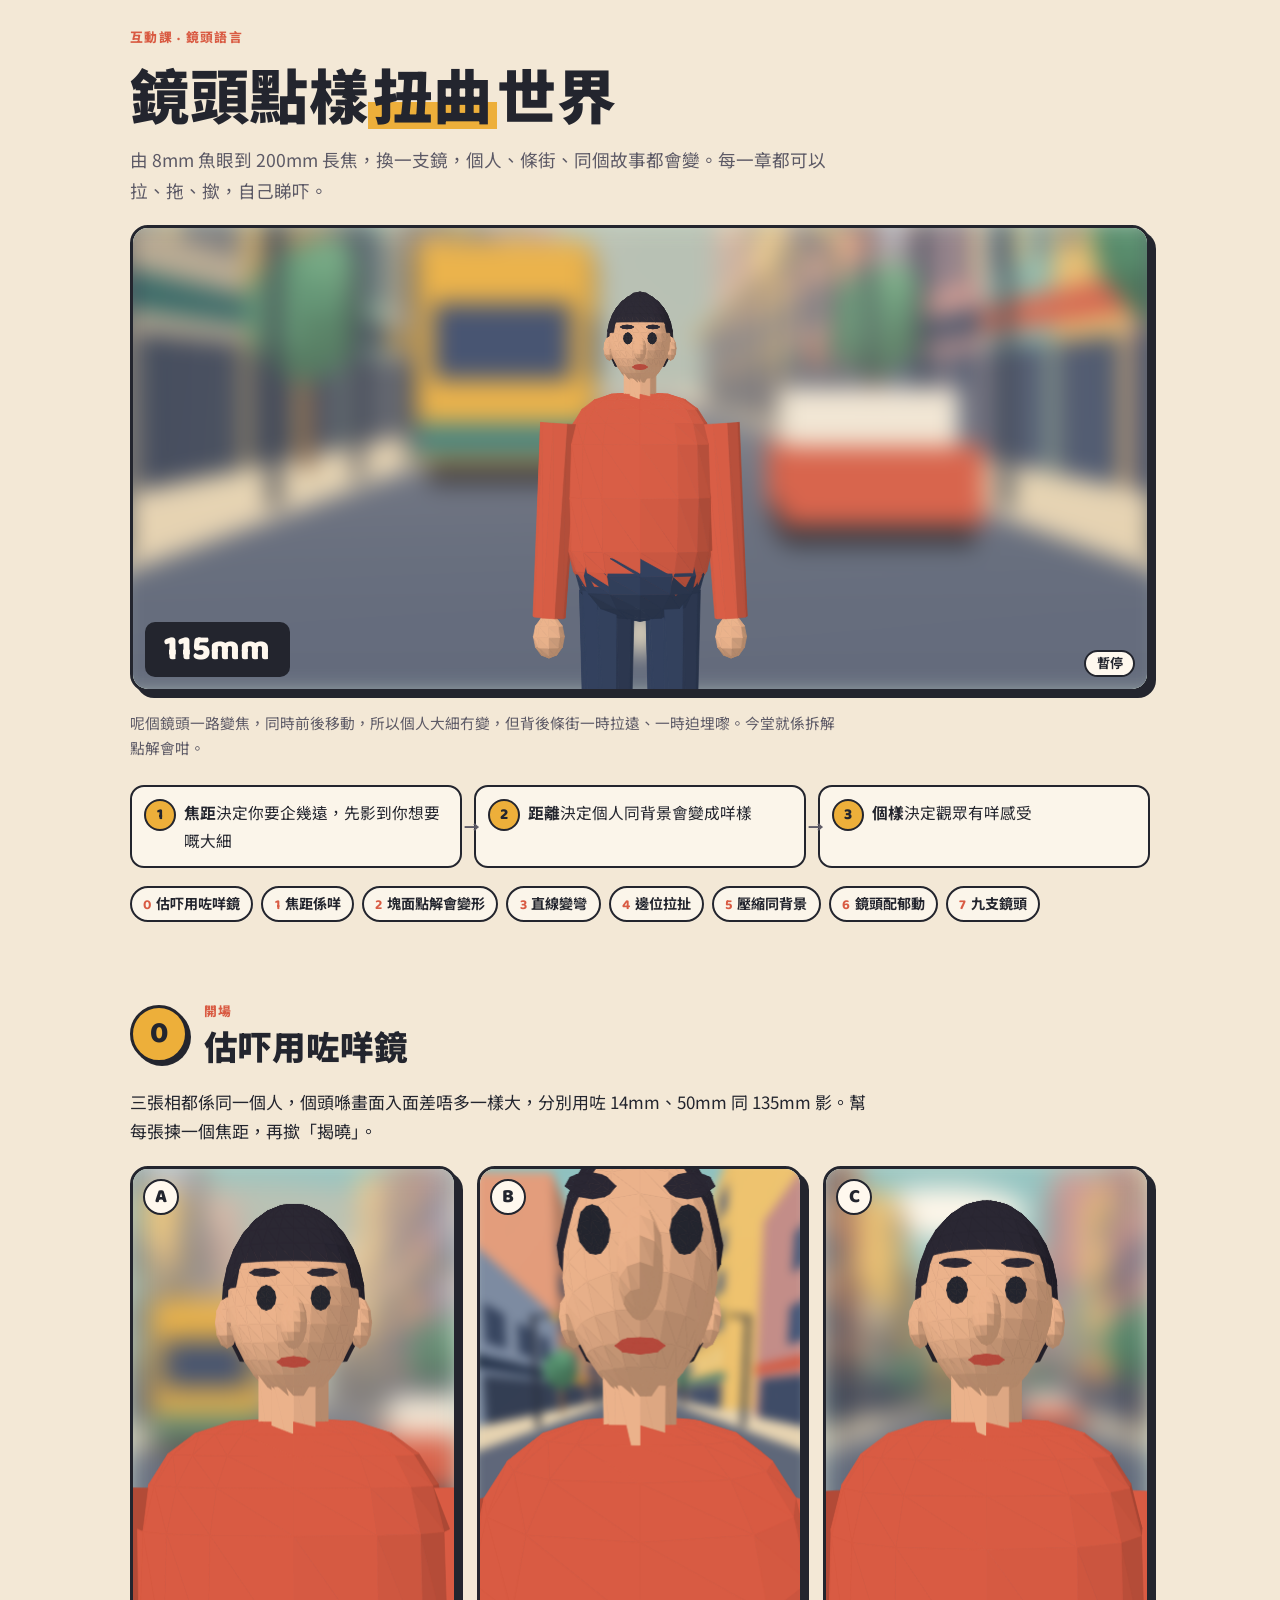
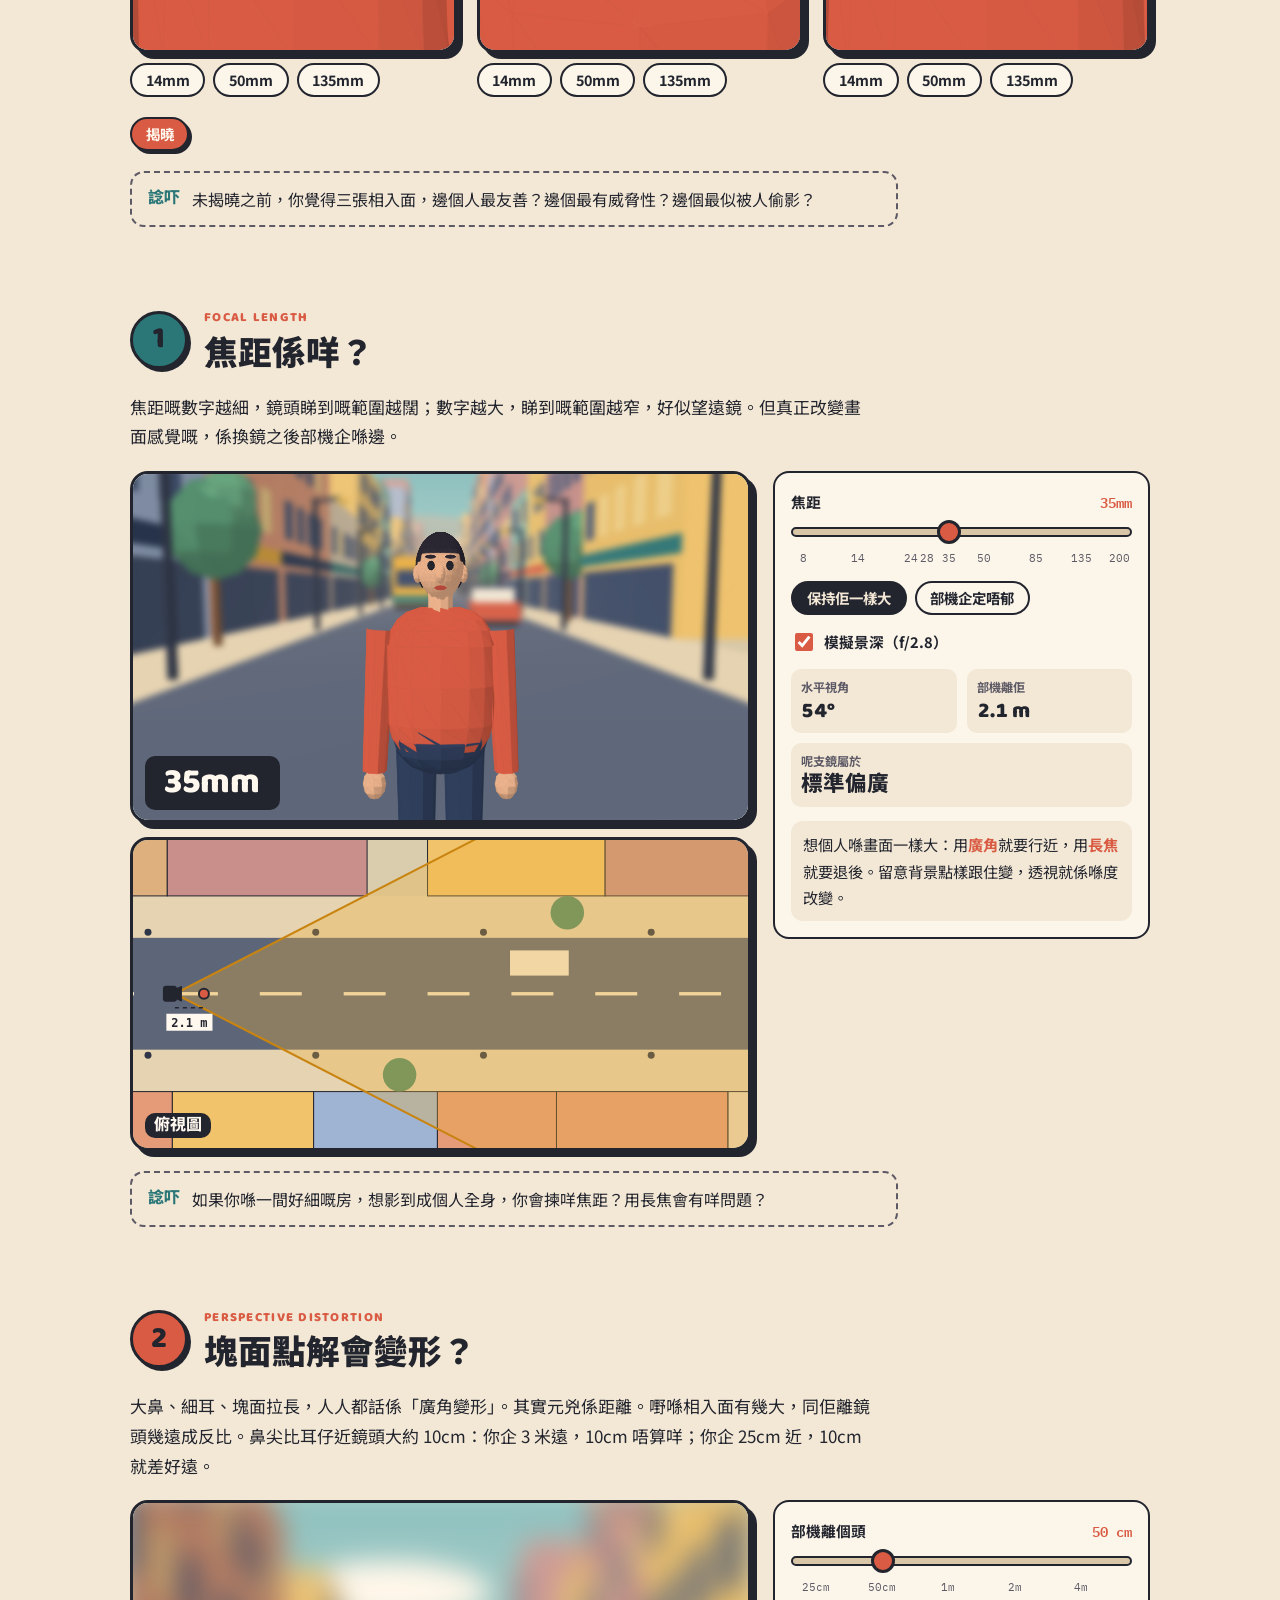
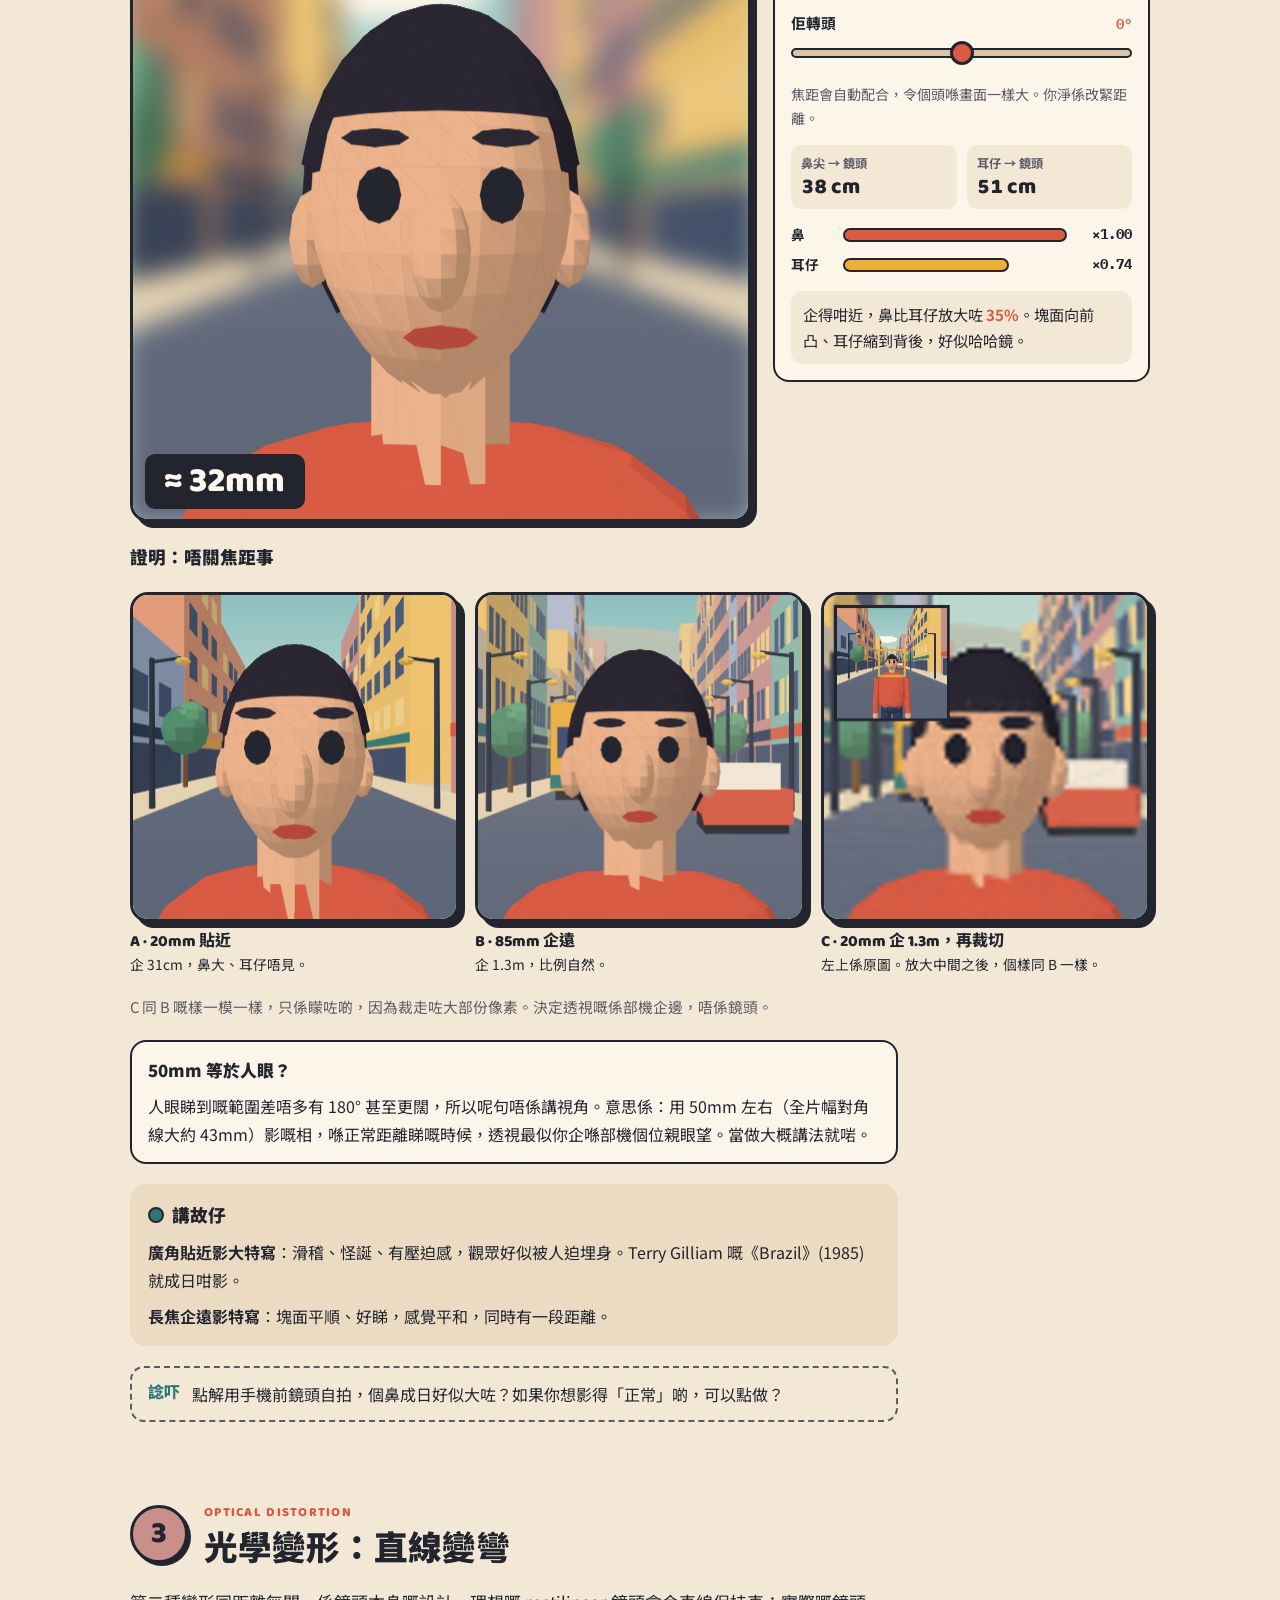
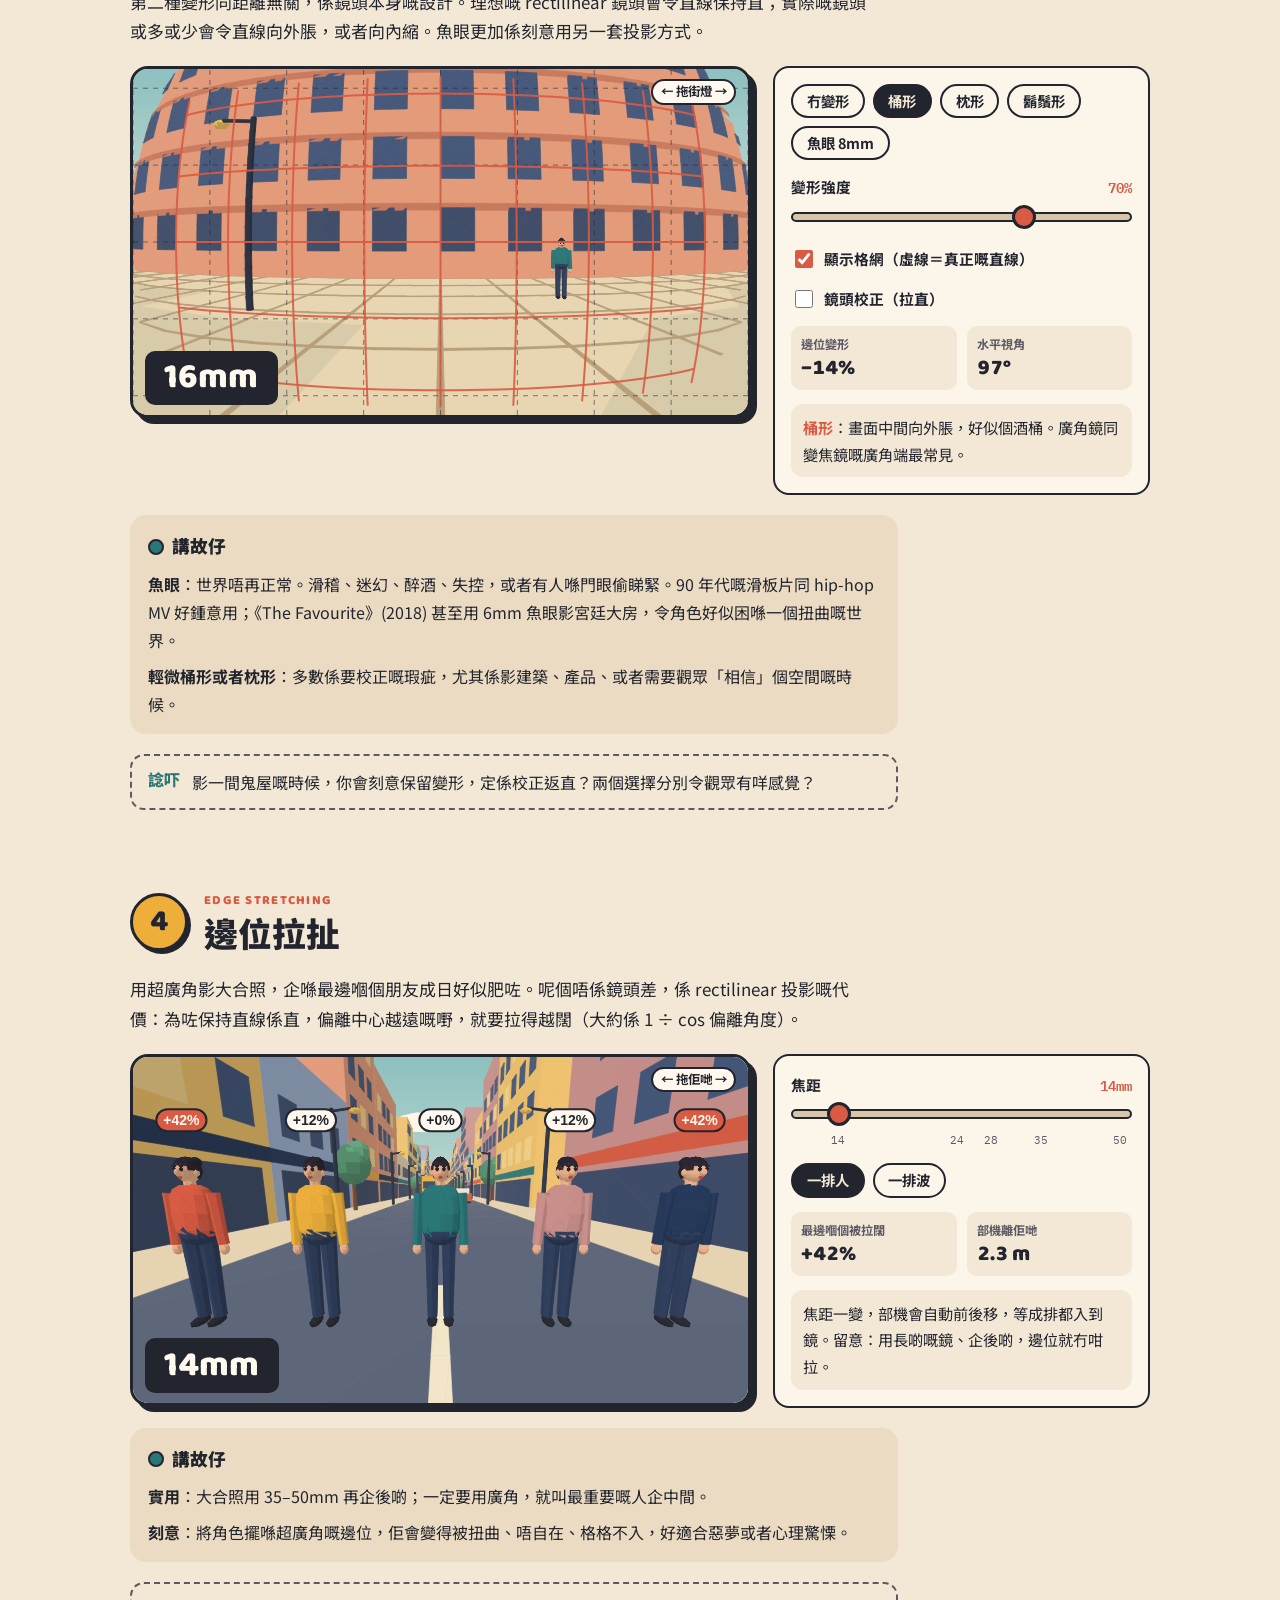
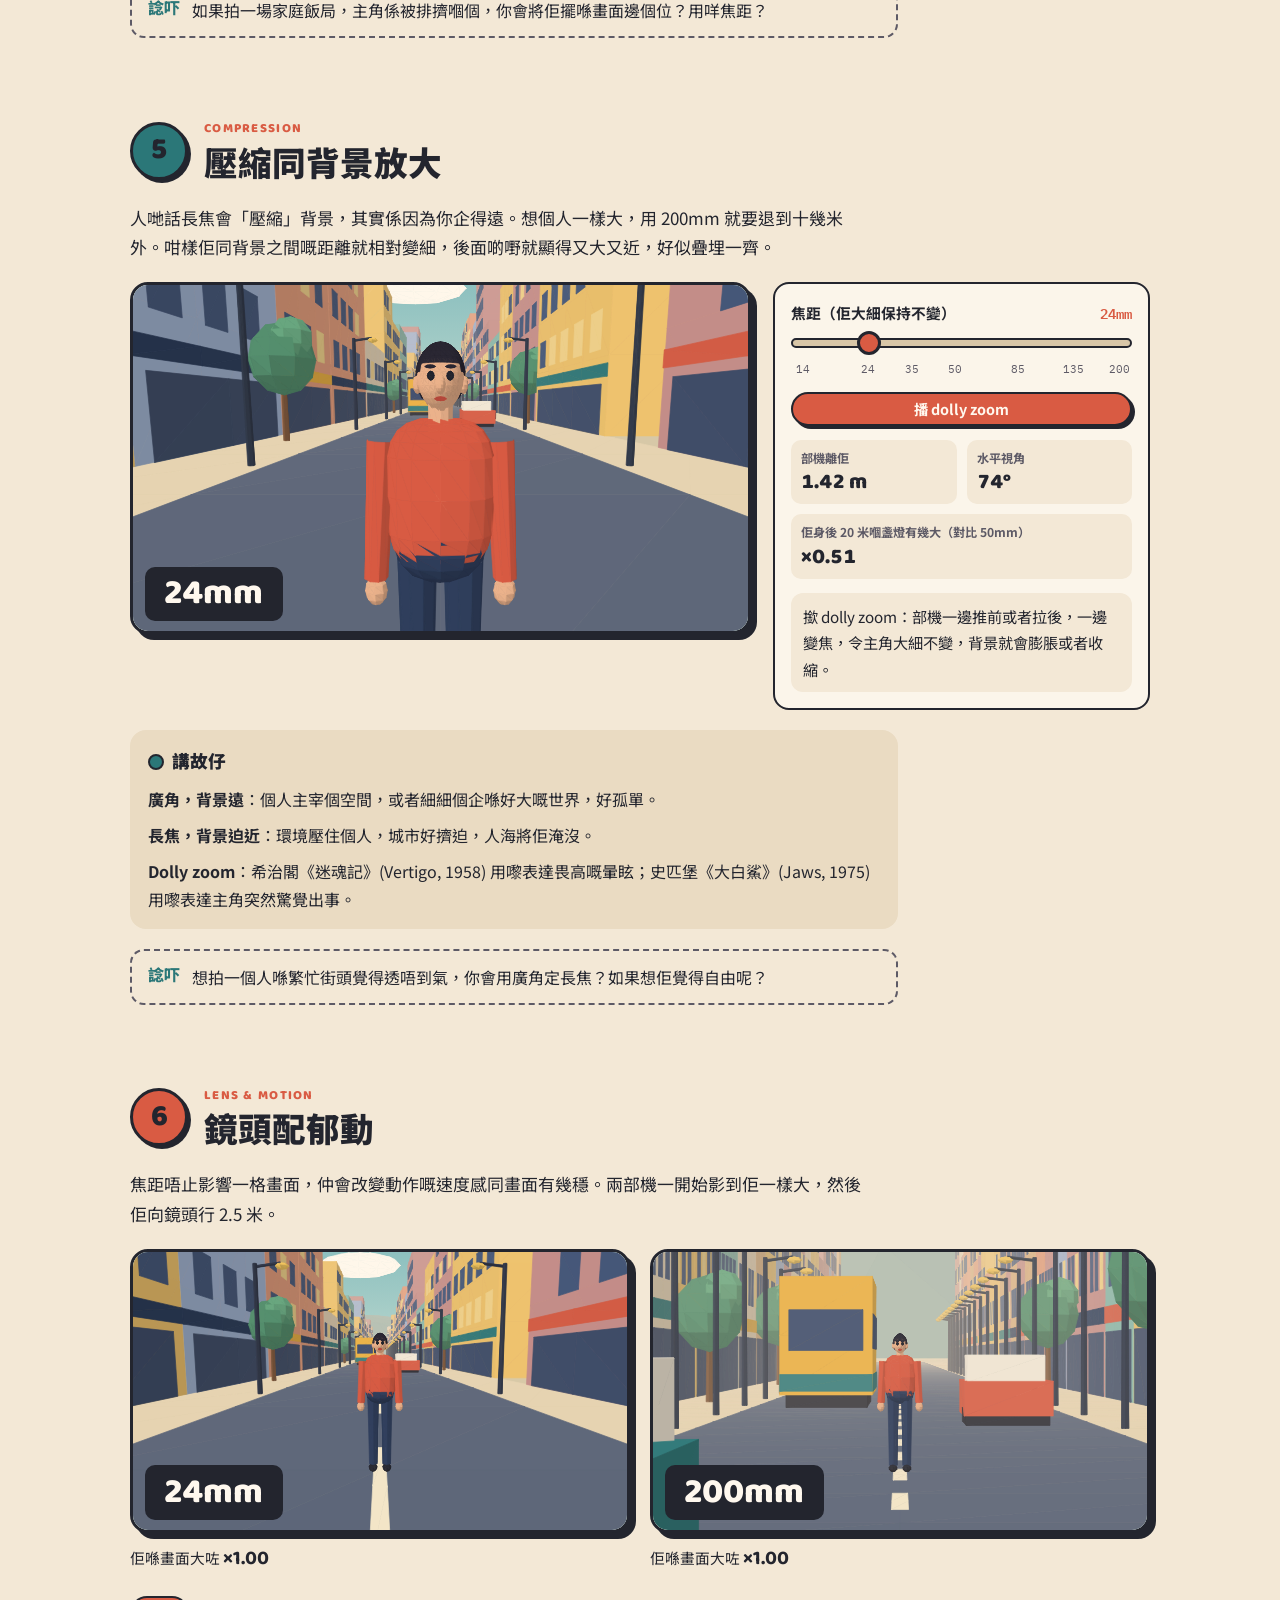
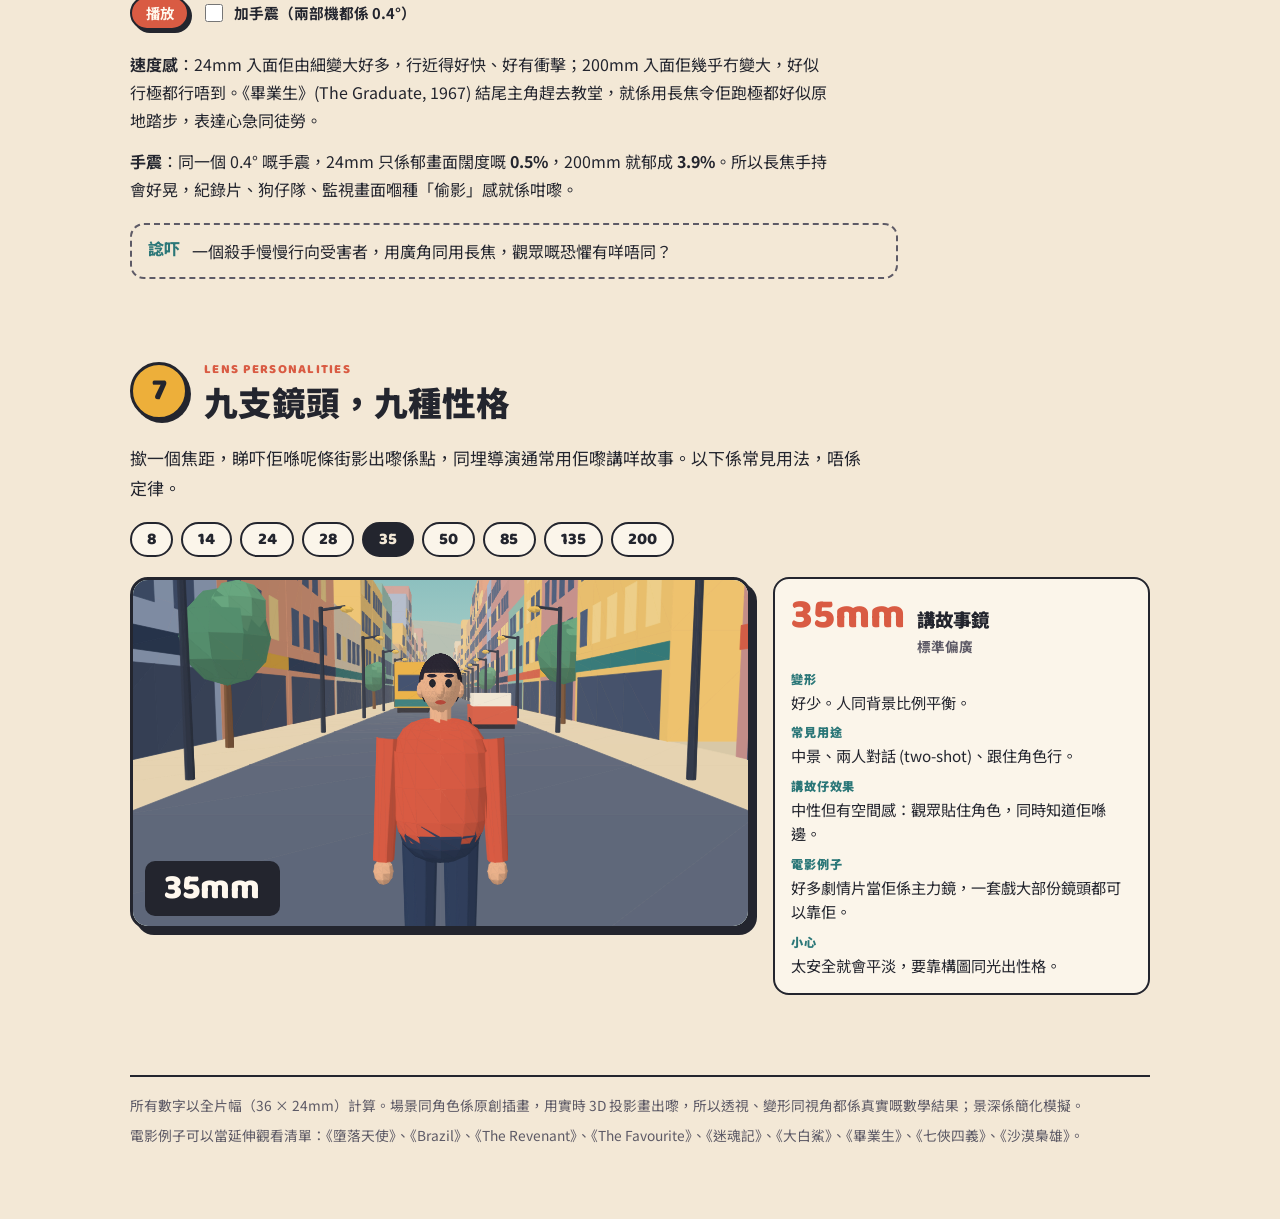
<file: lens-distortation.html>
<!doctype html><html><head><meta charset=utf8><meta name=viewport content="width=device-width,initial-scale=1,viewport-fit=cover"><style>:root{color-scheme:light;box-sizing:border-box;padding-top:env(safe-area-inset-top,0px);padding-bottom:env(safe-area-inset-bottom,0px)}html{scroll-padding-top:env(safe-area-inset-top,0px)}body{margin:0;padding:0;font:14px -apple-system,BlinkMacSystemFont,sans-serif;background:#faf9f5;color:#141413}img{max-width:100%}[hidden]:not([hidden=until-found i]){display:none!important}</style></head><body>
<title>鏡頭變形課</title>
<link rel="preconnect" href="https://fonts.googleapis.com">
<link rel="preconnect" href="https://fonts.gstatic.com" crossorigin>
<link rel="stylesheet" href="https://fonts.googleapis.com/css2?family=Baloo+2:wght@600;700;800&family=IBM+Plex+Mono:wght@500;600&family=Noto+Sans+HK:wght@400;500;700;900&display=swap">
<style>
/* Layout: one reading column of "chapters"; each = round number badge + title, then an outlined animation board with a control panel beside it, like frames of an animated explainer short. */
:root{
  --paper:#F3E8D6; --paper-2:#EADBC2; --card:#FBF5EA; --ink:#23252E; --ink-2:#5D5A66;
  --coral:#D95B43; --mustard:#EDAF3A; --teal:#2B7778; --navy:#26395A; --rose:#C98F8B;
  --shadow:#23252E; --track:#D8C6A7; --on-accent:#FFF8EE; --stage-ink:#23252E; --stage-paper:#FFF8EE; --stage-bg:#CFE0D2;
  --f-display:"Baloo 2","Noto Sans HK",system-ui,sans-serif;
  --f-body:"Noto Sans HK","PingFang HK","Microsoft JhengHei",system-ui,sans-serif;
  --f-mono:"IBM Plex Mono",ui-monospace,Menlo,monospace;
}
@media (prefers-color-scheme: dark){ :root:not([data-theme="light"]){
  --paper:#161B26; --paper-2:#1F2636; --card:#232B3C; --ink:#F2EADC; --ink-2:#ABA7B5;
  --coral:#F07C61; --mustard:#F2C15A; --teal:#5BB1AF; --navy:#A9C0E4; --rose:#E0A9A4;
  --shadow:#05070B; --track:#3A4458; --on-accent:#1A1D26; color-scheme:dark; } }
:root[data-theme="dark"]{
  --paper:#161B26; --paper-2:#1F2636; --card:#232B3C; --ink:#F2EADC; --ink-2:#ABA7B5;
  --coral:#F07C61; --mustard:#F2C15A; --teal:#5BB1AF; --navy:#A9C0E4; --rose:#E0A9A4;
  --shadow:#05070B; --track:#3A4458; --on-accent:#1A1D26; color-scheme:dark; }
*{box-sizing:border-box}
body{background:var(--paper);color:var(--ink);font-family:var(--f-body);font-size:16px;line-height:1.75;-webkit-font-smoothing:antialiased}
.page{max-width:1060px;margin:0 auto;padding-inline:20px;padding-block:28px 72px}
p{margin:0}
.eyebrow{font-family:var(--f-display);font-weight:800;letter-spacing:.1em;text-transform:uppercase;font-size:.8rem;color:var(--coral)}
h1{font-weight:900;font-size:clamp(2.1rem,6vw,3.7rem);line-height:1.15;margin:.15em 0 .3em;text-wrap:balance;letter-spacing:.01em}
h1 .hl{background:linear-gradient(transparent 60%,var(--mustard) 60%,var(--mustard) 92%,transparent 92%);padding:0 .08em}
h2{font-weight:900;font-size:clamp(1.45rem,3.4vw,2.1rem);line-height:1.25;margin:0;text-wrap:balance}
h3{font-weight:900;font-size:1.1rem;margin:0}
.sub{font-size:1.1rem;max-width:40em;color:var(--ink-2)}
.num{font-family:var(--f-display);font-weight:800;font-variant-numeric:tabular-nums}

/* boards = the animation frames */
.board{position:relative;border:3px solid var(--ink);border-radius:18px;box-shadow:6px 6px 0 var(--shadow);overflow:hidden;background:var(--stage-bg);margin:0;min-width:0}
.view{position:relative;width:100%;max-width:100%;overflow:hidden;background:var(--stage-bg);touch-action:pan-y}
.view canvas{position:absolute;inset:0;width:100%;height:100%;display:block}
.view canvas.bg{transition:filter .25s}
.tag{position:absolute;left:12px;bottom:10px;font-family:var(--f-display);font-weight:800;color:var(--stage-paper);background:var(--stage-ink);padding:.05em .55em;border-radius:10px;line-height:1.45;font-size:1rem;pointer-events:none}
.tag.big{font-size:clamp(1.3rem,3.6vw,2.2rem)}
.tag.r{left:auto;right:12px}
.drag-hint{position:absolute;right:12px;top:10px;font-size:.78rem;font-weight:700;color:var(--stage-ink);background:var(--stage-paper);border:2px solid var(--stage-ink);padding:0 .6em;border-radius:999px;pointer-events:none}

/* hero */
.hero{display:grid;gap:18px}
.hero-board .tag{bottom:12px}
.hero-board .ctl{position:absolute;right:12px;bottom:12px}
.chain{list-style:none;margin:6px 0 0;padding:0;display:grid;grid-template-columns:repeat(3,minmax(0,1fr));gap:12px;counter-reset:c}
.chain li{counter-increment:c;background:var(--card);border:2px solid var(--ink);border-radius:14px;padding:12px 14px 12px 52px;position:relative;font-size:.98rem;min-width:0}
.chain li::before{content:counter(c);position:absolute;left:12px;top:12px;width:28px;height:28px;border-radius:50%;background:var(--mustard);color:var(--stage-ink);font-family:var(--f-display);font-weight:800;display:grid;place-items:center;border:2px solid var(--ink);line-height:1}
.chain li:not(:last-child)::after{content:"→";position:absolute;right:-12px;top:50%;transform:translate(50%,-50%);font-weight:900;color:var(--ink-2);z-index:1}
.toc{display:flex;flex-wrap:wrap;gap:8px}
.toc a{font-size:.88rem;font-weight:700;color:var(--ink);text-decoration:none;border:2px solid var(--ink);border-radius:999px;padding:.2em .8em;background:var(--card)}
.toc a:hover{background:var(--ink);color:var(--paper)}
.toc a span{font-family:var(--f-display);color:var(--coral);margin-right:.35em}

/* chapters */
.chapter{margin-top:80px;display:grid;gap:20px;scroll-margin-top:16px}
.ch-head{display:flex;gap:16px;align-items:center}
.ch-num{flex:none;width:58px;height:58px;border-radius:50%;display:grid;place-items:center;font-family:var(--f-display);font-weight:800;font-size:1.9rem;line-height:1;color:var(--stage-ink);background:var(--c,var(--coral));border:3px solid var(--ink);box-shadow:3px 3px 0 var(--shadow)}
.lede{font-size:1.06rem;max-width:44em}
.prose{display:grid;gap:.8em;max-width:44em}
.stage{display:grid;grid-template-columns:minmax(0,1.65fr) minmax(0,1fr);gap:22px;align-items:start}
.stage.even{grid-template-columns:minmax(0,1fr) minmax(0,1fr)}
@media (max-width:840px){.stage,.stage.even{grid-template-columns:minmax(0,1fr)}}
.panel{background:var(--card);border:2px solid var(--ink);border-radius:16px;padding:16px;display:grid;gap:14px;min-width:0}
.ctrl{display:grid;gap:2px}
.ctrl .lbl{display:flex;justify-content:space-between;align-items:baseline;gap:8px;font-weight:700;font-size:.92rem}
.ctrl output{font-family:var(--f-mono);font-weight:600;font-size:.9rem;color:var(--coral)}
input[type=range]{-webkit-appearance:none;appearance:none;width:100%;height:30px;background:transparent;margin:0;cursor:pointer}
input[type=range]::-webkit-slider-runnable-track{height:10px;border-radius:6px;background:var(--track);border:2px solid var(--ink)}
input[type=range]::-webkit-slider-thumb{-webkit-appearance:none;width:24px;height:24px;margin-top:-9px;border-radius:50%;background:var(--coral);border:3px solid var(--ink)}
input[type=range]::-moz-range-track{height:6px;border-radius:6px;background:var(--track);border:2px solid var(--ink)}
input[type=range]::-moz-range-thumb{width:18px;height:18px;border-radius:50%;background:var(--coral);border:3px solid var(--ink)}
.ticks{position:relative;height:18px;font-family:var(--f-mono);font-size:.68rem;color:var(--ink-2)}
.ticks span{position:absolute;top:0;transform:translateX(-50%);white-space:nowrap}
.seg{display:flex;flex-wrap:wrap;gap:8px}
.seg button,.chip,.btn{font:inherit;font-weight:700;font-size:.9rem;line-height:1.4;padding:.35em .95em;border-radius:999px;border:2px solid var(--ink);background:var(--card);color:var(--ink);cursor:pointer}
.seg button[aria-pressed="true"],.chip[aria-pressed="true"]{background:var(--ink);color:var(--paper)}
.btn{background:var(--coral);color:var(--on-accent);box-shadow:3px 3px 0 var(--shadow)}
.btn:active{transform:translate(2px,2px);box-shadow:1px 1px 0 var(--shadow)}
.btn.ghost{background:var(--stage-paper);color:var(--stage-ink);border-color:var(--stage-ink);box-shadow:none;padding:.15em .8em;font-size:.82rem}
.btn:disabled{opacity:.5;cursor:default}
button:focus-visible,input:focus-visible,a:focus-visible{outline:3px solid var(--mustard);outline-offset:2px}
.check{display:flex;align-items:center;gap:8px;font-weight:700;font-size:.92rem;cursor:pointer}
.check input{width:18px;height:18px;accent-color:var(--coral)}
.stats{display:grid;grid-template-columns:repeat(2,minmax(0,1fr));gap:10px;margin:0}
.stats div{background:var(--paper);border-radius:10px;padding:8px 10px;min-width:0}
.stats dt{font-size:.76rem;color:var(--ink-2);font-weight:700}
.stats dd{margin:0;font-family:var(--f-display);font-weight:800;font-size:1.35rem;font-variant-numeric:tabular-nums;line-height:1.25}
.say{font-size:.95rem;background:var(--paper);border-radius:12px;padding:10px 12px}
.say b{color:var(--coral)}
.story{background:var(--paper-2);border-radius:16px;padding:16px 18px;display:grid;gap:8px;max-width:48em}
.story h3{display:flex;align-items:center;gap:8px}
.story h3::before{content:"";width:12px;height:12px;border-radius:50%;background:var(--teal);border:2px solid var(--ink)}
.think{display:flex;gap:12px;align-items:flex-start;border:2px dashed var(--ink-2);border-radius:14px;padding:12px 16px;max-width:48em}
.think b{font-family:var(--f-display);font-weight:800;color:var(--teal);flex:none}
.film{font-size:.9rem;color:var(--ink-2)}
.cap{font-size:.92rem;color:var(--ink-2);max-width:48em}

/* quiz */
.quiz{display:grid;grid-template-columns:repeat(3,minmax(0,1fr));gap:20px}
@media (max-width:640px){.quiz{grid-template-columns:minmax(0,1fr);max-width:320px;margin-inline:auto;width:100%}}
.qcard{display:grid;gap:10px;align-content:start;min-width:0}
.letter{position:absolute;left:10px;top:10px;width:36px;height:36px;border-radius:50%;background:var(--stage-paper);color:var(--stage-ink);border:2px solid var(--stage-ink);display:grid;place-items:center;font-family:var(--f-display);font-weight:800;font-size:1.2rem;line-height:1;z-index:2}
.qres{font-size:.92rem;background:var(--card);border:2px solid var(--ink);border-radius:12px;padding:10px 12px}
.qres .verdict{font-weight:900}
.qres.ok .verdict{color:var(--teal)}
.qres.bad .verdict{color:var(--coral)}
.qbar{display:flex;flex-wrap:wrap;gap:12px;align-items:center}
.score{font-weight:900}

/* face lab */
.bars{display:grid;gap:6px}
.bar{display:grid;grid-template-columns:3.2em minmax(0,1fr) 4.2em;gap:8px;align-items:center;font-size:.85rem;font-weight:700}
.bar i{display:block;height:14px;border-radius:7px;border:2px solid var(--ink);background:var(--coral)}
.bar.ear i{background:var(--mustard)}
.bar span:last-child{font-family:var(--f-mono);text-align:right}
.proof{display:grid;grid-template-columns:repeat(3,minmax(0,1fr));gap:16px}
.proof figure{margin:0;display:grid;gap:8px;min-width:0}
.proof figcaption{font-size:.86rem;line-height:1.5}
.proof figcaption b{display:block;font-family:var(--f-display);font-weight:800;font-size:1rem}
.myth{display:grid;gap:6px;background:var(--card);border:2px solid var(--ink);border-radius:16px;padding:14px 16px;max-width:48em}
.myth .q{font-weight:900;font-size:1.05rem}

/* motion */
.duo{display:grid;grid-template-columns:repeat(2,minmax(0,1fr));gap:20px}
@media (max-width:720px){.duo{grid-template-columns:minmax(0,1fr)}}
.duo figure{margin:0;display:grid;gap:8px;min-width:0}
.meter{font-size:.92rem}
.meter b{font-family:var(--f-display);font-size:1.25rem}

/* lens deck */
.lens-chips{display:flex;flex-wrap:wrap;gap:8px}
.lens-chips .chip{font-family:var(--f-display);font-weight:800;font-size:1.05rem;padding:.2em .9em}
.lens-card{display:grid;gap:10px}
.lens-card header{display:flex;align-items:baseline;gap:12px;flex-wrap:wrap}
.lens-card .fl{font-family:var(--f-display);font-weight:800;font-size:2.6rem;line-height:1;color:var(--coral)}
.lens-card .nick{font-weight:900;font-size:1.15rem}
.lens-card .kind{font-size:.85rem;color:var(--ink-2);font-weight:700}
.lens-card dl{margin:0;display:grid;gap:8px}
.lens-card dt{font-size:.76rem;font-weight:900;color:var(--teal);letter-spacing:.06em}
.lens-card dd{margin:0;font-size:.95rem;line-height:1.6}
footer{margin-top:80px;border-top:2px solid var(--ink);padding-top:16px;font-size:.86rem;color:var(--ink-2);display:grid;gap:6px}
@media (max-width:640px){ .chain{grid-template-columns:minmax(0,1fr)} .chain li:not(:last-child)::after{content:"↓";right:auto;left:26px;top:auto;bottom:-14px;transform:none} .stats dd{font-size:1.15rem} .proof{gap:8px} .proof figcaption{font-size:.78rem} }
@media (prefers-reduced-motion: reduce){ .view canvas.bg{transition:none} }
</style>
<div class="page">

<header class="hero">
  <div>
    <p class="eyebrow">互動課 · 鏡頭語言</p>
    <h1>鏡頭點樣<span class="hl">扭曲</span>世界</h1>
    <p class="sub">由 8mm 魚眼到 200mm 長焦，換一支鏡，個人、條街、同個故事都會變。每一章都可以拉、拖、撳，自己睇吓。</p>
  </div>
  <figure class="board hero-board">
    <div id="heroView" role="img" aria-label="同一個人，鏡頭一邊變焦一邊前後移動，佢大細不變，背景不停伸縮"></div>
    <div class="tag big" id="heroF">35mm</div>
    <div class="ctl"><button class="btn ghost" id="heroPause" type="button">暫停</button></div>
  </figure>
  <p class="cap">呢個鏡頭一路變焦，同時前後移動，所以個人大細冇變，但背後條街一時拉遠、一時迫埋嚟。今堂就係拆解點解會咁。</p>
  <ol class="chain">
    <li><b>焦距</b>決定你要企幾遠，先影到你想要嘅大細</li>
    <li><b>距離</b>決定個人同背景會變成咩樣</li>
    <li><b>個樣</b>決定觀眾有咩感受</li>
  </ol>
  <nav class="toc" aria-label="章節">
    <a href="#s0"><span>0</span>估吓用咗咩鏡</a>
    <a href="#s1"><span>1</span>焦距係咩</a>
    <a href="#s2"><span>2</span>塊面點解會變形</a>
    <a href="#s3"><span>3</span>直線變彎</a>
    <a href="#s4"><span>4</span>邊位拉扯</a>
    <a href="#s5"><span>5</span>壓縮同背景</a>
    <a href="#s6"><span>6</span>鏡頭配郁動</a>
    <a href="#s7"><span>7</span>九支鏡頭</a>
  </nav>
</header>

<!-- 0 -->
<section class="chapter" id="s0">
  <div class="ch-head"><span class="ch-num" style="--c:var(--mustard)">0</span><div><p class="eyebrow">開場</p><h2>估吓用咗咩鏡</h2></div></div>
  <p class="lede">三張相都係同一個人，個頭喺畫面入面差唔多一樣大，分別用咗 14mm、50mm 同 135mm 影。幫每張揀一個焦距，再撳「揭曉」。</p>
  <div class="quiz">
    <div class="qcard" data-q="A">
      <figure class="board"><span class="letter">A</span><div id="qA" role="img" aria-label="相 A"></div></figure>
      <div class="seg" role="group" aria-label="相 A 嘅焦距"><button type="button" data-v="14" aria-pressed="false">14mm</button><button type="button" data-v="50" aria-pressed="false">50mm</button><button type="button" data-v="135" aria-pressed="false">135mm</button></div>
      <div class="qres" hidden></div>
    </div>
    <div class="qcard" data-q="B">
      <figure class="board"><span class="letter">B</span><div id="qB" role="img" aria-label="相 B"></div></figure>
      <div class="seg" role="group" aria-label="相 B 嘅焦距"><button type="button" data-v="14" aria-pressed="false">14mm</button><button type="button" data-v="50" aria-pressed="false">50mm</button><button type="button" data-v="135" aria-pressed="false">135mm</button></div>
      <div class="qres" hidden></div>
    </div>
    <div class="qcard" data-q="C">
      <figure class="board"><span class="letter">C</span><div id="qC" role="img" aria-label="相 C"></div></figure>
      <div class="seg" role="group" aria-label="相 C 嘅焦距"><button type="button" data-v="14" aria-pressed="false">14mm</button><button type="button" data-v="50" aria-pressed="false">50mm</button><button type="button" data-v="135" aria-pressed="false">135mm</button></div>
      <div class="qres" hidden></div>
    </div>
  </div>
  <div class="qbar"><button class="btn" id="qReveal" type="button">揭曉</button><button class="chip" id="qReset" type="button" hidden>再估一次</button><span class="score" id="qScore"></span></div>
  <div class="think"><b>諗吓</b><p>未揭曉之前，你覺得三張相入面，邊個人最友善？邊個最有威脅性？邊個最似被人偷影？</p></div>
</section>

<!-- 1 -->
<section class="chapter" id="s1">
  <div class="ch-head"><span class="ch-num" style="--c:var(--teal)">1</span><div><p class="eyebrow">Focal length</p><h2>焦距係咩？</h2></div></div>
  <p class="lede">焦距嘅數字越細，鏡頭睇到嘅範圍越闊；數字越大，睇到嘅範圍越窄，好似望遠鏡。但真正改變畫面感覺嘅，係換鏡之後部機企喺邊。</p>
  <div class="stage">
    <div style="display:grid;gap:14px;min-width:0">
      <figure class="board"><div id="v1" role="img" aria-label="鏡頭畫面"></div><div class="tag big" id="s1tag">35mm</div></figure>
      <figure class="board" style="max-width:100%"><canvas id="t1" style="display:block;width:100%;aspect-ratio:2/1" role="img" aria-label="俯視圖：部機位置同視角"></canvas><div class="tag">俯視圖</div></figure>
    </div>
    <div class="panel">
      <div class="ctrl"><div class="lbl"><label for="s1f">焦距</label><output id="s1fo">35mm</output></div>
        <input type="range" id="s1f" min="0" max="1000" value="0"><div class="ticks" id="s1ticks"></div></div>
      <div class="seg" id="s1mode" role="group" aria-label="點樣換鏡">
        <button type="button" data-v="keep" aria-pressed="true">保持佢一樣大</button>
        <button type="button" data-v="stay" aria-pressed="false">部機企定唔郁</button>
      </div>
      <label class="check"><input type="checkbox" id="s1dof" checked> 模擬景深（f/2.8）</label>
      <dl class="stats">
        <div><dt>水平視角</dt><dd id="s1fov">54°</dd></div>
        <div><dt>部機離佢</dt><dd id="s1d">2.1 m</dd></div>
        <div style="grid-column:1/-1"><dt>呢支鏡屬於</dt><dd id="s1name">標準偏廣</dd></div>
      </dl>
      <p class="say" id="s1say"></p>
    </div>
  </div>
  <div class="think"><b>諗吓</b><p>如果你喺一間好細嘅房，想影到成個人全身，你會揀咩焦距？用長焦會有咩問題？</p></div>
</section>

<!-- 2 -->
<section class="chapter" id="s2">
  <div class="ch-head"><span class="ch-num" style="--c:var(--coral)">2</span><div><p class="eyebrow">Perspective distortion</p><h2>塊面點解會變形？</h2></div></div>
  <p class="lede">大鼻、細耳、塊面拉長，人人都話係「廣角變形」。其實元兇係距離。嘢喺相入面有幾大，同佢離鏡頭幾遠成反比。鼻尖比耳仔近鏡頭大約 10cm：你企 3 米遠，10cm 唔算咩；你企 25cm 近，10cm 就差好遠。</p>
  <div class="stage">
    <figure class="board"><div id="v2" role="img" aria-label="人頭特寫，跟住距離變形"></div><div class="tag big" id="s2tag">≈ 32mm</div></figure>
    <div class="panel">
      <div class="ctrl"><div class="lbl"><label for="s2d">部機離個頭</label><output id="s2do">0.50 m</output></div>
        <input type="range" id="s2d" min="0" max="1000" value="0"><div class="ticks" id="s2ticks"></div></div>
      <div class="ctrl"><div class="lbl"><label for="s2y">佢轉頭</label><output id="s2yo">0°</output></div>
        <input type="range" id="s2y" min="-45" max="45" value="0" step="1"></div>
      <p style="font-size:.88rem;color:var(--ink-2)">焦距會自動配合，令個頭喺畫面一樣大。你淨係改緊距離。</p>
      <dl class="stats">
        <div><dt>鼻尖 → 鏡頭</dt><dd id="s2n">39 cm</dd></div>
        <div><dt>耳仔 → 鏡頭</dt><dd id="s2e">50 cm</dd></div>
      </dl>
      <div class="bars" aria-label="鼻同耳嘅放大比例">
        <div class="bar"><span>鼻</span><i id="s2bn" style="width:100%"></i><span>×1.00</span></div>
        <div class="bar ear"><span>耳仔</span><i id="s2be" style="width:80%"></i><span id="s2ber">×0.80</span></div>
      </div>
      <p class="say" id="s2say"></p>
    </div>
  </div>
  <h3>證明：唔關焦距事</h3>
  <div class="proof">
    <figure><div class="board"><div id="pA" role="img" aria-label="20mm 貼近影"></div></div><figcaption><b>A · 20mm 貼近</b>企 31cm，鼻大、耳仔唔見。</figcaption></figure>
    <figure><div class="board"><div id="pB" role="img" aria-label="85mm 企遠影"></div></div><figcaption><b>B · 85mm 企遠</b>企 1.3m，比例自然。</figcaption></figure>
    <figure><div class="board"><div id="pC" class="view" style="aspect-ratio:1" role="img" aria-label="20mm 企 1.3m 影再裁切"><canvas id="pCc"></canvas></div></div><figcaption><b>C · 20mm 企 1.3m，再裁切</b>左上係原圖。放大中間之後，個樣同 B 一樣。</figcaption></figure>
  </div>
  <p class="cap">C 同 B 嘅樣一模一樣，只係矇咗啲，因為裁走咗大部份像素。決定透視嘅係部機企邊，唔係鏡頭。</p>
  <div class="myth"><p class="q">50mm 等於人眼？</p><p>人眼睇到嘅範圍差唔多有 180° 甚至更闊，所以呢句唔係講視角。意思係：用 50mm 左右（全片幅對角線大約 43mm）影嘅相，喺正常距離睇嘅時候，透視最似你企喺部機個位親眼望。當做大概講法就啱。</p></div>
  <div class="story"><h3>講故仔</h3><p><b>廣角貼近影大特寫</b>：滑稽、怪誕、有壓迫感，觀眾好似被人迫埋身。Terry Gilliam 嘅《Brazil》(1985) 就成日咁影。</p><p><b>長焦企遠影特寫</b>：塊面平順、好睇，感覺平和，同時有一段距離。</p></div>
  <div class="think"><b>諗吓</b><p>點解用手機前鏡頭自拍，個鼻成日好似大咗？如果你想影得「正常」啲，可以點做？</p></div>
</section>

<!-- 3 -->
<section class="chapter" id="s3">
  <div class="ch-head"><span class="ch-num" style="--c:var(--rose)">3</span><div><p class="eyebrow">Optical distortion</p><h2>光學變形：直線變彎</h2></div></div>
  <p class="lede">第二種變形同距離無關，係鏡頭本身嘅設計。理想嘅 rectilinear 鏡頭會令直線保持直；實際嘅鏡頭或多或少會令直線向外脹，或者向內縮。魚眼更加係刻意用另一套投影方式。</p>
  <div class="stage">
    <figure class="board"><div id="v3" role="img" aria-label="廣場同一幅有窗嘅牆，示範鏡頭變形"></div><div class="tag big" id="s3tag">16mm</div><div class="drag-hint">← 拖街燈 →</div></figure>
    <div class="panel">
      <div class="seg" id="s3mode" role="group" aria-label="變形類型">
        <button type="button" data-v="rect" aria-pressed="false">冇變形</button>
        <button type="button" data-v="barrel" aria-pressed="true">桶形</button>
        <button type="button" data-v="pin" aria-pressed="false">枕形</button>
        <button type="button" data-v="mous" aria-pressed="false">鬍鬚形</button>
        <button type="button" data-v="fish" aria-pressed="false">魚眼 8mm</button>
      </div>
      <div class="ctrl" id="s3sw"><div class="lbl"><label for="s3s">變形強度</label><output id="s3so">70%</output></div><input type="range" id="s3s" min="0" max="100" value="70"></div>
      <label class="check"><input type="checkbox" id="s3grid" checked> 顯示格網（虛線＝真正嘅直線）</label>
      <label class="check"><input type="checkbox" id="s3fix"> 鏡頭校正（拉直）</label>
      <dl class="stats"><div><dt>邊位變形</dt><dd id="s3pct">−9%</dd></div><div><dt>水平視角</dt><dd id="s3fov">97°</dd></div></dl>
      <p class="say" id="s3say"></p>
    </div>
  </div>
  <div class="story"><h3>講故仔</h3><p><b>魚眼</b>：世界唔再正常。滑稽、迷幻、醉酒、失控，或者有人喺門眼偷睇緊。90 年代嘅滑板片同 hip-hop MV 好鍾意用；《The Favourite》(2018) 甚至用 6mm 魚眼影宮廷大房，令角色好似困喺一個扭曲嘅世界。</p><p><b>輕微桶形或者枕形</b>：多數係要校正嘅瑕疵，尤其係影建築、產品、或者需要觀眾「相信」個空間嘅時候。</p></div>
  <div class="think"><b>諗吓</b><p>影一間鬼屋嘅時候，你會刻意保留變形，定係校正返直？兩個選擇分別令觀眾有咩感覺？</p></div>
</section>

<!-- 4 -->
<section class="chapter" id="s4">
  <div class="ch-head"><span class="ch-num" style="--c:var(--mustard)">4</span><div><p class="eyebrow">Edge stretching</p><h2>邊位拉扯</h2></div></div>
  <p class="lede">用超廣角影大合照，企喺最邊嗰個朋友成日好似肥咗。呢個唔係鏡頭差，係 rectilinear 投影嘅代價：為咗保持直線係直，偏離中心越遠嘅嘢，就要拉得越闊（大約係 1 ÷ cos 偏離角度）。</p>
  <div class="stage">
    <figure class="board"><div id="v4" role="img" aria-label="一排人或者波，拖去畫面邊位會被拉闊"></div><div class="tag big" id="s4tag">14mm</div><div class="drag-hint">← 拖佢哋 →</div></figure>
    <div class="panel">
      <div class="ctrl"><div class="lbl"><label for="s4f">焦距</label><output id="s4fo">14mm</output></div><input type="range" id="s4f" min="0" max="1000" value="0"><div class="ticks" id="s4ticks"></div></div>
      <div class="seg" id="s4obj" role="group" aria-label="主體"><button type="button" data-v="people" aria-pressed="true">一排人</button><button type="button" data-v="balls" aria-pressed="false">一排波</button></div>
      <dl class="stats"><div><dt>最邊嗰個被拉闊</dt><dd id="s4max">+38%</dd></div><div><dt>部機離佢哋</dt><dd id="s4d">2.3 m</dd></div></dl>
      <p class="say">焦距一變，部機會自動前後移，等成排都入到鏡。留意：用長啲嘅鏡、企後啲，邊位就冇咁拉。</p>
    </div>
  </div>
  <div class="story"><h3>講故仔</h3><p><b>實用</b>：大合照用 35–50mm 再企後啲；一定要用廣角，就叫最重要嘅人企中間。</p><p><b>刻意</b>：將角色擺喺超廣角嘅邊位，佢會變得被扭曲、唔自在、格格不入，好適合惡夢或者心理驚慄。</p></div>
  <div class="think"><b>諗吓</b><p>如果拍一場家庭飯局，主角係被排擠嗰個，你會將佢擺喺畫面邊個位？用咩焦距？</p></div>
</section>

<!-- 5 -->
<section class="chapter" id="s5">
  <div class="ch-head"><span class="ch-num" style="--c:var(--teal)">5</span><div><p class="eyebrow">Compression</p><h2>壓縮同背景放大</h2></div></div>
  <p class="lede">人哋話長焦會「壓縮」背景，其實係因為你企得遠。想個人一樣大，用 200mm 就要退到十幾米外。咁樣佢同背景之間嘅距離就相對變細，後面啲嘢就顯得又大又近，好似疊埋一齊。</p>
  <div class="stage">
    <figure class="board"><div id="v5" role="img" aria-label="人站喺街中間，背景跟住焦距伸縮"></div><div class="tag big" id="s5tag">24mm</div></figure>
    <div class="panel">
      <div class="ctrl"><div class="lbl"><label for="s5f">焦距（佢大細保持不變）</label><output id="s5fo">24mm</output></div><input type="range" id="s5f" min="0" max="1000" value="0"><div class="ticks" id="s5ticks"></div></div>
      <button class="btn" id="s5play" type="button">播 dolly zoom</button>
      <dl class="stats"><div><dt>部機離佢</dt><dd id="s5d">1.4 m</dd></div><div><dt>水平視角</dt><dd id="s5fov">74°</dd></div>
        <div style="grid-column:1/-1"><dt>佢身後 20 米嗰盞燈有幾大（對比 50mm）</dt><dd id="s5r">×0.53</dd></div></dl>
      <p class="say">撳 dolly zoom：部機一邊推前或者拉後，一邊變焦，令主角大細不變，背景就會膨脹或者收縮。</p>
    </div>
  </div>
  <div class="story"><h3>講故仔</h3><p><b>廣角，背景遠</b>：個人主宰個空間，或者細細個企喺好大嘅世界，好孤單。</p><p><b>長焦，背景迫近</b>：環境壓住個人，城市好擠迫，人海將佢淹沒。</p><p><b>Dolly zoom</b>：希治閣《迷魂記》(Vertigo, 1958) 用嚟表達畏高嘅暈眩；史匹堡《大白鯊》(Jaws, 1975) 用嚟表達主角突然驚覺出事。</p></div>
  <div class="think"><b>諗吓</b><p>想拍一個人喺繁忙街頭覺得透唔到氣，你會用廣角定長焦？如果想佢覺得自由呢？</p></div>
</section>

<!-- 6 -->
<section class="chapter" id="s6">
  <div class="ch-head"><span class="ch-num" style="--c:var(--coral)">6</span><div><p class="eyebrow">Lens &amp; motion</p><h2>鏡頭配郁動</h2></div></div>
  <p class="lede">焦距唔止影響一格畫面，仲會改變動作嘅速度感同畫面有幾穩。兩部機一開始影到佢一樣大，然後佢向鏡頭行 2.5 米。</p>
  <div class="duo">
    <figure><div class="board"><div id="v6a" role="img" aria-label="24mm：佢行近鏡頭"></div><div class="tag big">24mm</div></div><p class="meter">佢喺畫面大咗 <b id="s6a">×1.00</b></p></figure>
    <figure><div class="board"><div id="v6b" role="img" aria-label="200mm：佢行近鏡頭"></div><div class="tag big">200mm</div></div><p class="meter">佢喺畫面大咗 <b id="s6b">×1.00</b></p></figure>
  </div>
  <div class="qbar"><button class="btn" id="s6play" type="button">播放</button><label class="check"><input type="checkbox" id="s6shake"> 加手震（兩部機都係 0.4°）</label></div>
  <div class="prose">
    <p><b>速度感</b>：24mm 入面佢由細變大好多，行近得好快、好有衝擊；200mm 入面佢幾乎冇變大，好似行極都行唔到。《畢業生》(The Graduate, 1967) 結尾主角趕去教堂，就係用長焦令佢跑極都好似原地踏步，表達心急同徒勞。</p>
    <p><b>手震</b>：同一個 0.4° 嘅手震，24mm 只係郁畫面闊度嘅 <b id="s6sa">1.2%</b>，200mm 就郁成 <b id="s6sb">9.7%</b>。所以長焦手持會好晃，紀錄片、狗仔隊、監視畫面嗰種「偷影」感就係咁嚟。</p>
  </div>
  <div class="think"><b>諗吓</b><p>一個殺手慢慢行向受害者，用廣角同用長焦，觀眾嘅恐懼有咩唔同？</p></div>
</section>

<!-- 7 -->
<section class="chapter" id="s7">
  <div class="ch-head"><span class="ch-num" style="--c:var(--mustard)">7</span><div><p class="eyebrow">Lens personalities</p><h2>九支鏡頭，九種性格</h2></div></div>
  <p class="lede">撳一個焦距，睇吓佢喺呢條街影出嚟係點，同埋導演通常用佢嚟講咩故事。以下係常見用法，唔係定律。</p>
  <div class="lens-chips" id="s7chips" role="group" aria-label="揀焦距"></div>
  <div class="stage">
    <figure class="board"><div id="v7" role="img" aria-label="揀咗嘅焦距喺條街影出嚟嘅樣"></div><div class="tag big" id="s7tag">35mm</div></figure>
    <article class="panel lens-card" id="s7card" aria-live="polite"></article>
  </div>
</section>

<footer>
  <p>所有數字以全片幅（36 × 24mm）計算。場景同角色係原創插畫，用實時 3D 投影畫出嚟，所以透視、變形同視角都係真實嘅數學結果；景深係簡化模擬。</p>
  <p>電影例子可以當延伸觀看清單：《墮落天使》、《Brazil》、《The Revenant》、《The Favourite》、《迷魂記》、《大白鯊》、《畢業生》、《七俠四義》、《沙漠梟雄》。</p>
</footer>
</div>
<script>
(()=>{"use strict";
/* ================= tiny flat-shaded 3D engine (painter's algorithm) ================= */
const add=(a,b)=>[a[0]+b[0],a[1]+b[1],a[2]+b[2]];
const sub=(a,b)=>[a[0]-b[0],a[1]-b[1],a[2]-b[2]];
const mul=(a,s)=>[a[0]*s,a[1]*s,a[2]*s];
const dot=(a,b)=>a[0]*b[0]+a[1]*b[1]+a[2]*b[2];
const cross=(a,b)=>[a[1]*b[2]-a[2]*b[1],a[2]*b[0]-a[0]*b[2],a[0]*b[1]-a[1]*b[0]];
const len=a=>Math.hypot(a[0],a[1],a[2]);
const nrm=a=>{const l=len(a)||1;return [a[0]/l,a[1]/l,a[2]/l];};
const rotY=(p,a)=>{const c=Math.cos(a),s=Math.sin(a);return [c*p[0]+s*p[2],p[1],-s*p[0]+c*p[2]];};
const C=h=>[parseInt(h.slice(1,3),16),parseInt(h.slice(3,5),16),parseInt(h.slice(5,7),16)];

const NEAR=0.02, FOGD=330, HAZE=[236,219,196];
const LIGHT=nrm([-0.45,0.8,-0.55]);
let CUR=null;

function mkTri(a,b,c,col,o){
  const cr=cross(sub(b,a),sub(c,a)); const L=len(cr); if(L<1e-12) return null;
  let g=[cr[0]/L,cr[1]/L,cr[2]/L]; if(o.out&&dot(g,o.out)<0) g=[-g[0],-g[1],-g[2]];
  return {a,b,c,g,n:o.n?nrm(o.n):g,col,bias:o.bias||0,grp:o.grp||CUR,flat:!!o.flat,nofog:!!o.nofog,fk:o.fk||1,ds:!!o.ds,
    m:[(a[0]+b[0]+c[0])/3,(a[1]+b[1]+c[1])/3,(a[2]+b[2]+c[2])/3]};
}
function push(T,a,b,c,col,o){const t=mkTri(a,b,c,col,o); if(t) T.push(t);}
function group(T,fn){const g={m:[0,0,0],r:0}; const prev=CUR; CUR=g; fn(); CUR=prev; return g;}
function finalize(T){
  const S=new Map();
  for(const t of T){ if(!t.grp) continue; let s=S.get(t.grp); if(!s){s=[0,0,0,0];S.set(t.grp,s);} s[0]+=t.m[0];s[1]+=t.m[1];s[2]+=t.m[2];s[3]++; }
  for(const [g,s] of S){ g.m=[s[0]/s[3],s[1]/s[3],s[2]/s[3]]; g.r=0; }
  for(const t of T){ const g=t.grp; if(!g) continue; for(const p of [t.a,t.b,t.c]){ const d=len(sub(p,g.m)); if(d>g.r) g.r=d; } }
  return T;
}
function xformTris(T,fp,fv){ for(const t of T){ t.a=fp(t.a); t.b=fp(t.b); t.c=fp(t.c); t.g=fv(t.g); t.n=fv(t.n); t.m=fp(t.m);} return T; }

function quad(T,p0,u,v,col,o={}){
  const cell=o.cell||1e9;
  const nu=Math.max(1,Math.ceil(len(u)/cell-1e-9)), nv=Math.max(1,Math.ceil(len(v)/cell-1e-9));
  const n=o.n||nrm(cross(u,v)); const po=Object.assign({},o,{out:n,n});
  const P=(a,b)=>add(p0,add(mul(u,a/nu),mul(v,b/nv)));
  for(let j=0;j<nv;j++)for(let i=0;i<nu;i++){ const A=P(i,j),B=P(i+1,j),Cc=P(i+1,j+1),D=P(i,j+1); push(T,A,B,Cc,col,po); push(T,A,Cc,D,col,po); }
}
function box(T,c,s,col,o={}){
  const x0=c[0]-s[0]/2,y0=c[1]-s[1]/2,z0=c[2]-s[2]/2,[X,Y,Z]=s; const f=o.faces||['+X','-X','+Y','+Z','-Z'];
  const q=(p,u,v,n)=>quad(T,p,u,v,col,Object.assign({},o,{n}));
  if(f.includes('+X')) q([x0+X,y0,z0],[0,0,Z],[0,Y,0],[1,0,0]);
  if(f.includes('-X')) q([x0,y0,z0],[0,0,Z],[0,Y,0],[-1,0,0]);
  if(f.includes('+Z')) q([x0,y0,z0+Z],[X,0,0],[0,Y,0],[0,0,1]);
  if(f.includes('-Z')) q([x0,y0,z0],[X,0,0],[0,Y,0],[0,0,-1]);
  if(f.includes('+Y')) q([x0,y0+Y,z0],[X,0,0],[0,0,Z],[0,1,0]);
}
function ellip(T,c,r,col,o={}){
  const nu=o.nu||16,nv=o.nv||10,P=[],N=[],U=[];
  for(let j=0;j<=nv;j++){ const ph=Math.PI*j/nv; for(let i=0;i<=nu;i++){ const th=2*Math.PI*i/nu;
    const u=[Math.sin(ph)*Math.sin(th),Math.cos(ph),-Math.sin(ph)*Math.cos(th)]; U.push(u);
    const s=o.shape?o.shape(u):u; let p=[s[0]*r[0],s[1]*r[1],s[2]*r[2]], n=[u[0]/r[0],u[1]/r[1],u[2]/r[2]];
    if(o.rot){p=o.rot(p);n=o.rot(n);} P.push(add(c,p)); N.push(nrm(n)); } }
  const id=(i,j)=>j*(nu+1)+i;
  for(let j=0;j<nv;j++)for(let i=0;i<nu;i++){
    const a=id(i,j),b=id(i+1,j),cc=id(i+1,j+1),d=id(i,j+1);
    if(o.keep){ const um=[0,1,2].map(k=>(U[a][k]+U[b][k]+U[cc][k]+U[d][k])/4); if(!o.keep(um)) continue; }
    const n1=nrm(add(add(N[a],N[b]),N[cc])), n2=nrm(add(add(N[a],N[cc]),N[d]));
    push(T,P[a],P[b],P[cc],col,Object.assign({},o,{out:n1,n:n1}));
    push(T,P[a],P[cc],P[d],col,Object.assign({},o,{out:n2,n:n2}));
  }
}
function cyl(T,p0,p1,r0,r1,col,o={}){
  const seg=o.seg||10, rs=o.rings||1; const A=nrm(sub(p1,p0));
  const u=Math.abs(A[1])<0.9?nrm(cross(A,[0,1,0])):nrm(cross(A,[1,0,0])); const w=cross(A,u); const R=[];
  for(let k=0;k<=rs;k++){ const t=k/rs, c=add(p0,mul(sub(p1,p0),t)), r=r0+(r1-r0)*t, ring=[];
    for(let i=0;i<seg;i++){ const a=2*Math.PI*i/seg; const d=add(mul(u,Math.cos(a)),mul(w,Math.sin(a))); ring.push([add(c,mul(d,r)),d]); } R.push(ring); }
  for(let k=0;k<rs;k++)for(let i=0;i<seg;i++){ const i2=(i+1)%seg, a=R[k][i],b=R[k][i2],c=R[k+1][i2],d=R[k+1][i]; const n=nrm(add(a[1],b[1]));
    const po=Object.assign({},o,{out:n,n}); push(T,a[0],b[0],c[0],col,po); push(T,a[0],c[0],d[0],col,po); }
  if(o.cap!==false){ for(const [ring,ax] of [[R[rs],A],[R[0],mul(A,-1)]]){ let c=[0,0,0]; for(const x of ring) c=add(c,x[0]); c=mul(c,1/seg);
    for(let i=0;i<seg;i++) push(T,c,ring[i][0],ring[(i+1)%seg][0],col,Object.assign({},o,{out:ax,n:ax})); } }
}

/* ---------- camera + projection ---------- */
function mkCam(o){
  const c=Object.assign({yaw:0,pitch:0,roll:0,proj:'rect',k1:0,k2:0},o);
  const cy=Math.cos(c.yaw),sy=Math.sin(c.yaw),cp=Math.cos(c.pitch),sp=Math.sin(c.pitch);
  c.fwd=[sy*cp,sp,cy*cp]; let right=[cy,0,-sy]; let up=cross(c.fwd,right);
  if(c.roll){const cr=Math.cos(c.roll),sr=Math.sin(c.roll); const r2=add(mul(right,cr),mul(up,sr)); up=sub(mul(up,cr),mul(right,sr)); right=r2;}
  c.right=right; c.up=up; return c;
}
const toCam=(c,p)=>{const d=[p[0]-c.pos[0],p[1]-c.pos[1],p[2]-c.pos[2]]; return [dot(d,c.right),dot(d,c.up),dot(d,c.fwd)];};
function sensor(c,q){ // camera-space -> sensor mm
  let sx,sy;
  if(c.proj==='fish'){ const rr=Math.hypot(q[0],q[1]); const th=Math.atan2(rr,q[2]); if(th>1.62) return null; const r=2*c.f*Math.sin(th/2);
    if(rr<1e-9){sx=0;sy=0;} else {sx=q[0]/rr*r; sy=q[1]/rr*r;} }
  else { if(q[2]<NEAR*0.5) return null; sx=c.f*q[0]/q[2]; sy=c.f*q[1]/q[2];
    if(c.k1||c.k2){ const rn2=(sx*sx+sy*sy)/324; if(1+3*c.k1*rn2+5*c.k2*rn2*rn2<0.08) return null; const k=1+c.k1*rn2+c.k2*rn2*rn2; sx*=k; sy*=k; } }
  return [sx,sy];
}
function projCam(c,q,W,H){ const s=sensor(c,q); if(!s) return null; const k=W/c.sw; return [W/2+s[0]*k,H/2-s[1]*k]; }
function clipNear(poly){ const out=[]; for(let i=0;i<poly.length;i++){ const A=poly[i],B=poly[(i+1)%poly.length]; const ai=A[2]>=NEAR,bi=B[2]>=NEAR;
  if(ai) out.push(A); if(ai!==bi){ const t=(NEAR-A[2])/(B[2]-A[2]); out.push([A[0]+(B[0]-A[0])*t,A[1]+(B[1]-A[1])*t,NEAR]); } } return out; }
function grpVisible(g,c,tH,tV){ const q=toCam(c,g.m); if(q[2]<-g.r) return false; if(c.proj==='fish') return true; const z=q[2]+g.r;
  if(Math.abs(q[0])-g.r>z*tH) return false; if(Math.abs(q[1])-g.r>z*tV) return false; return true; }
function shade(t,dist){
  let k=1; if(!t.flat){ const l=t.n[0]*LIGHT[0]+t.n[1]*LIGHT[1]+t.n[2]*LIGHT[2]; const u=Math.min(1,Math.max(0,(l+0.15)/0.75)); k=0.76+0.24*u*u*(3-2*u); }
  let r=t.col[0]*k,g=t.col[1]*k,b=t.col[2]*k;
  if(!t.nofog){ const f=Math.min(0.9,1-Math.exp(-dist*t.fk/FOGD)); r+=(HAZE[0]-r)*f; g+=(HAZE[1]-g)*f; b+=(HAZE[2]-b)*f; }
  return 'rgb('+(r|0)+','+(g|0)+','+(b|0)+')';
}
function drawLists(ctx,lists,c,W,H,sorted){
  const items=[], P=c.pos, wide=(c.k1||c.k2)?1.8:1.06;
  const tH=(c.sw/2)/c.f*wide, tV=(c.sh/2)/c.f*wide, gv=new Map();
  for(const T of lists) for(const t of T){
    let gd;
    if(t.grp){ let v=gv.get(t.grp); if(v===undefined){ v=grpVisible(t.grp,c,tH,tV)?len(sub(t.grp.m,P)):-1; gv.set(t.grp,v);} if(v<0) continue; gd=v; }
    const dx=t.m[0]-P[0],dy=t.m[1]-P[1],dz=t.m[2]-P[2];
    if(!t.ds&&(t.g[0]*dx+t.g[1]*dy+t.g[2]*dz)>0) continue;
    const dist=Math.sqrt(dx*dx+dy*dy+dz*dz);
    let poly=[toCam(c,t.a),toCam(c,t.b),toCam(c,t.c)];
    if(poly[0][2]<NEAR||poly[1][2]<NEAR||poly[2][2]<NEAR){ poly=clipNear(poly); if(poly.length<3) continue; }
    const pts=[]; let x0=1e9,x1=-1e9,y0=1e9,y1=-1e9,ok=true;
    for(const q of poly){ const s=projCam(c,q,W,H); if(!s){ok=false;break;} pts.push(s); if(s[0]<x0)x0=s[0]; if(s[0]>x1)x1=s[0]; if(s[1]<y0)y0=s[1]; if(s[1]>y1)y1=s[1]; }
    if(!ok||x1<0||x0>W||y1<0||y0>H) continue;
    const d=dist+t.bias; items.push({pts,gd:gd===undefined?d:gd,d,col:shade(t,dist)});
  }
  if(sorted) items.sort((a,b)=>(b.gd-a.gd)||(b.d-a.d));
  ctx.lineJoin='round'; ctx.lineWidth=0.7;
  for(const it of items){ const p=it.pts; ctx.beginPath(); ctx.moveTo(p[0][0],p[0][1]); for(let i=1;i<p.length;i++) ctx.lineTo(p[i][0],p[i][1]); ctx.closePath();
    ctx.fillStyle=it.col; ctx.strokeStyle=it.col; ctx.fill(); ctx.stroke(); }
}
function paintSky(ctx,c,W,H){
  const g=ctx.createLinearGradient(0,0,0,H); g.addColorStop(0,'#8DC0BF'); g.addColorStop(0.55,'#CFE2D4'); g.addColorStop(1,'#F3DAB8');
  ctx.fillStyle=g; ctx.fillRect(0,0,W,H);
  const pts=[]; for(let a=-1.56;a<=1.561;a+=0.04){ const y=c.yaw+a; const p=[c.pos[0]+Math.sin(y)*4000,0,c.pos[2]+Math.cos(y)*4000];
    const q=toCam(c,p); if(q[2]<NEAR) continue; const s=projCam(c,q,W,H); if(s) pts.push(s); }
  if(pts.length>1){ ctx.beginPath(); ctx.moveTo(pts[0][0],H+4000); for(const s of pts) ctx.lineTo(s[0],s[1]); ctx.lineTo(pts[pts.length-1][0],H+4000); ctx.closePath(); ctx.fillStyle='#D8CBA9'; ctx.fill(); }
}
function fishMask(ctx,c,W,H){ const r=2*c.f*Math.SQRT1_2*W/c.sw; if(r*r>(W*W+H*H)/4) return;
  ctx.save(); ctx.beginPath(); ctx.rect(0,0,W,H); ctx.arc(W/2,H/2,r,0,Math.PI*2,true); ctx.fillStyle='#1E2230'; ctx.fill('evenodd');
  ctx.lineWidth=3; ctx.strokeStyle='#3A4057'; ctx.beginPath(); ctx.arc(W/2,H/2,r,0,Math.PI*2); ctx.stroke(); ctx.restore(); }
function renderTo(bg,fg,W,H,L,c){
  bg.clearRect(0,0,W,H); if(fg!==bg) fg.clearRect(0,0,W,H);
  paintSky(bg,c,W,H);
  drawLists(bg,L.ground||[],c,W,H,false);
  drawLists(bg,L.objs||[],c,W,H,true);
  drawLists(fg,L.subj||[],c,W,H,true);
  if(c.proj==='fish') fishMask(fg,c,W,H);
}
function cocPx(c,W,focus,bgd,N){ const f=c.f, s=focus*1000, d=bgd*1000; if(s<=f) return 0; const coc=f*f/(N*(s-f))*Math.abs(d-s)/d; return Math.min(13,coc*W/c.sw); }

class View{
  constructor(host,o={}){
    this.host=host; this.aspect=o.aspect||16/9; this.sw=o.sw||(this.aspect>=1?36:24); this.sh=this.sw/this.aspect;
    host.classList.add('view'); host.style.aspectRatio=String(this.aspect);
    this.bgc=document.createElement('canvas'); this.fgc=document.createElement('canvas'); this.bgc.className='bg'; this.fgc.className='fg';
    host.append(this.bgc,this.fgc); this.bg=this.bgc.getContext('2d'); this.fg=this.fgc.getContext('2d'); this.W=0; this.H=0; this.dpr=1; this.draw=null;
    new ResizeObserver(()=>{ if(this.fit()&&this.draw) this.draw(); }).observe(host);
    ALLVIEWS.push(this);
  }
  fit(){ const W=this.host.clientWidth; if(!W) return false; const dpr=Math.min(2,window.devicePixelRatio||1); if(W===this.W&&dpr===this.dpr) return false;
    this.W=W; this.H=W/this.aspect; this.dpr=dpr;
    for(const cv of [this.bgc,this.fgc]){ cv.width=Math.round(W*dpr); cv.height=Math.round(this.H*dpr); }
    this.bg.setTransform(dpr,0,0,dpr,0,0); this.fg.setTransform(dpr,0,0,dpr,0,0); return true; }
  render(L,camOpts,opt={}){
    if(!this.W) this.fit(); if(!this.W) return null;
    const c=mkCam(Object.assign({sw:this.sw,sh:this.sh},camOpts));
    renderTo(this.bg,this.fg,this.W,this.H,L,c);
    let blur=0; if(opt.dof) blur=cocPx(c,this.W,opt.dof.focus,opt.dof.bg,opt.dof.N||2.8);
    const on=blur>0.35; this.bgc.style.filter=on?'blur('+blur.toFixed(1)+'px)':''; this.bgc.style.transform=on?'scale(1.035)':'';
    this.cam=c; return c;
  }
}
const ALLVIEWS=[];

/* ---------- world: an original 1960s-ish street, flat illustrated ---------- */
function rng(seed){let s=seed>>>0;return()=>{s=(Math.imul(s,1664525)+1013904223)>>>0;return s/4294967296;};}
function lamp(T,x,z,side,o={}){ group(T,()=>{ const pole=C('#2E3648');
  cyl(T,[x,0,z],[x,4.6,z],0.075,0.06,pole,{seg:6,cap:false,rings:o.rings||1});
  cyl(T,[x,4.5,z],[x-side*0.9,4.62,z],0.035,0.035,pole,{seg:4,cap:false});
  ellip(T,[x-side*0.95,4.52,z],[0.24,0.1,0.15],C('#F3C55C'),{nu:7,nv:4}); }); }
function tree(T,x,z,s){ group(T,()=>{ cyl(T,[x,0,z],[x,2.2*s,z],0.11,0.08,C('#7A5236'),{seg:5,cap:false});
  ellip(T,[x,3.0*s,z],[1.2*s,1.3*s,1.2*s],C('#4E8C6A'),{nu:9,nv:6}); ellip(T,[x+0.45*s,3.7*s,z-0.25],[0.75*s,0.75*s,0.75*s],C('#62A47C'),{nu:8,nv:5}); }); }
function tram(T,x,z){ group(T,()=>{
  box(T,[x,1.95,z],[2.5,3.2,11],C('#EDAF3A'),{cell:3}); const wc=C('#2F4166'), band=C('#2B7778');
  for(const sx of [-1,1]){ const fx=x+sx*1.27; for(let k=0;k<5;k++) quad(T,[fx,1.6,z-5.1+k*2.1],[0,0,1.6],[0,0.95,0],wc,{n:[sx,0,0],bias:-100});
    quad(T,[fx,0.45,z-5.5],[0,0,11],[0,0.45,0],band,{n:[sx,0,0],bias:-100,cell:3}); }
  quad(T,[x-1.0,1.55,z-5.52],[2.0,0,0],[0,1.1,0],wc,{n:[0,0,-1],bias:-100}); quad(T,[x-1.25,0.45,z-5.52],[2.5,0,0],[0,0.45,0],band,{n:[0,0,-1],bias:-100});
  box(T,[x,0.2,z],[2.2,0.4,10],C('#2A2A33'),{faces:['+X','-X','-Z','+Z']}); }); }
function car(T,x,z,col){ group(T,()=>{ box(T,[x,0.55,z],[1.8,0.7,4.2],C(col)); box(T,[x,1.15,z+0.3],[1.6,0.55,2.2],C('#F4EAD8'));
  box(T,[x,0.15,z],[1.7,0.3,3.6],C('#2A2A33'),{faces:['+X','-X','-Z','+Z']}); }); }
function buildStreet(){
  const S={ground:[],objs:[],meta:{bld:[],lamps:[],trees:[]}}; const G=S.ground, O=S.objs;
  quad(G,[-500,0,-300],[1000,0,0],[0,0,1500],C('#CDBF98'),{cell:250,n:[0,1,0]});
  quad(G,[-7,0,-80],[3,0,0],[0,0,520],C('#E6D3B1'),{cell:5,n:[0,1,0]});
  quad(G,[4,0,-80],[3,0,0],[0,0,520],C('#E6D3B1'),{cell:5,n:[0,1,0]});
  quad(G,[-4,0,-80],[8,0,0],[0,0,520],C('#5D6679'),{cell:5,n:[0,1,0]});
  for(let z=-80;z<440;z+=6) quad(G,[-0.08,0,z],[0.16,0,0],[0,0,3],C('#F4E6C8'),{cell:1.5,n:[0,1,0]});
  const PALB=['#E59A78','#F1C36A','#86BBAE','#E9D7B9','#C98F8B','#9FB3D3','#DDB07E'];
  for(const side of [-1,1]){ const r=rng(side>0?11:5); let z=-70;
    while(z<300){ const w=7+r()*8, h=7+r()*18, dep=10, x0=side<0?-7-dep:7, colh=PALB[(r()*PALB.length)|0];
      const lit=r();
      group(O,()=>{
        box(O,[x0+dep/2,h/2,z+w/2],[dep,h,w],C(colh),{cell:4,faces:[side<0?'+X':'-X','+Z','-Z','+Y']});
        const fx=side<0?-7+0.04:7-0.04, n=[-side,0,0];
        quad(O,[fx,2.5,z],[0,0,w],[0,0.55,0],C(['#D95B43','#2B7778','#26395A','#EDAF3A'][(r()*4)|0]),{n,bias:-100,cell:4});
        quad(O,[fx,0,z+0.6],[0,0,w-1.2],[0,2.2,0],C('#3B4A68'),{n,bias:-100,cell:4});
        for(let fy=3.7;fy+1.8<h-0.5;fy+=3.2) for(let wz=z+0.9;wz+1.3<z+w-0.5;wz+=2.4)
          quad(O,[fx,fy,wz],[0,0,1.3],[0,1.7,0],C(r()<0.22?'#F6D58A':'#41557A'),{n,bias:-100});
      });
      S.meta.bld.push({x0,x1:x0+dep,z0:z,z1:z+w,col:colh});
      z+=w+(r()<0.22?2+r()*3:0);
    } }
  for(let z=-40;z<=220;z+=12) for(const side of [-1,1]){ lamp(O,side*4.4,z,side); S.meta.lamps.push([side*4.4,z]); }
  for(const [x,z,s] of [[-5.8,14,1],[5.8,26,1.1],[-5.8,50,0.9],[5.8,74,1],[-5.8,98,1.1],[5.8,-14,1]]){ tree(O,x,z,s); S.meta.trees.push([x,z]); }
  tram(O,-2,46); S.meta.tram=[-2,46]; car(O,2.2,24,'#D95B43'); car(O,-2.2,-18,'#2B7778'); S.meta.cars=[[2.2,24],[-2.2,-18]];
  group(O,()=>ellip(O,[-260,150,1300],[46,46,46],C('#F7D891'),{nu:14,nv:8,flat:1,nofog:1}));
  for(const [x,y,z,r] of [[-380,210,900,90],[-60,260,1000,120],[260,190,880,80],[520,280,1050,110],[-650,240,1100,100]])
    group(O,()=>ellip(O,[x,y,z],[r,r*0.28,r*0.4],C('#FFF7EA'),{nu:12,nv:6,flat:1,nofog:1}));
  for(const [x,z,r] of [[-520,1150,330],[-120,1250,420],[300,1200,360],[700,1100,300]])
    group(O,()=>ellip(O,[x,0,z],[r,r*0.35,r*0.5],C('#5F9599'),{nu:16,nv:8,keep:u=>u[1]>-0.05,fk:0.3}));
  finalize(O); return S;
}
function buildPlaza(){
  const S={ground:[],objs:[]}, G=S.ground, O=S.objs;
  quad(G,[-40,0,-30],[80,0,0],[0,0,44],C('#E8D6B3'),{cell:3,n:[0,1,0]});
  for(let z=2;z<=12;z+=2) quad(G,[-40,0,z-0.04],[80,0,0],[0,0,0.08],C('#B89F7A'),{cell:1,n:[0,1,0]});
  for(let x=-20;x<=20;x+=2) quad(G,[x-0.04,0,-10],[0.08,0,0],[0,0,22],C('#B89F7A'),{cell:1,n:[0,1,0]});
  group(O,()=>{
    quad(O,[-26,0,12],[52,0,0],[0,18,0],C('#E59A78'),{cell:1.3,n:[0,0,-1]});
    for(let y=3;y<18;y+=3.2) quad(O,[-26,y,11.97],[52,0,0],[0,0.3,0],C('#C9785C'),{cell:1,n:[0,0,-1],bias:-100});
    for(let x=-24;x<=22.5;x+=3) for(let y=0.6;y<16;y+=3.2) quad(O,[x,y+0.6,11.96],[1.5,0,0],[0,1.9,0],C(y<1?'#3B4A68':'#41557A'),{cell:0.8,n:[0,0,-1],bias:-100});
  });
  finalize(O); return S;
}

/* ---------- original character: big-head explainer style ---------- */
const SKIN=C('#EBB28B'), HAIR=C('#2A2733'), INK3=C('#23252E');
function head(H,col,lod){
  const nu=lod?14:24, nv=lod?10:16, hc=[0,1.57,0], R=[0.078,0.112,0.098];
  const jaw=u=>{ if(u[1]>=0) return u; const k=Math.pow(-u[1],1.5); return [u[0]*(1-0.24*k),u[1],u[2]*(1-0.08*k)]; };
  const hairR=u=>{ const l=Math.hypot(u[0],u[1],u[2])||1, y=u[1]/l, z=u[2]/l; return z<-0.45 ? y>0.4 : (y>0.1||(z>0.1&&y>-0.6)); };
  const skullR=u=>{ const l=Math.hypot(u[0],u[1],u[2])||1, y=u[1]/l, z=u[2]/l; return z<-0.45 ? y>0.5 : (y>0.2||(z>0.2&&y>-0.5)); };
  ellip(H,hc,R,SKIN,{nu,nv,shape:jaw,keep:u=>!skullR(u)});
  ellip(H,[0,1.574,0.004],[R[0]*1.09,R[1]*1.07,R[2]*1.08],col.hair,{nu,nv,shape:jaw,keep:hairR,ds:true,bias:-0.004});
  ellip(H,[0,1.655,0.088],[0.046,0.046,0.044],col.hair,{nu:lod?8:12,nv:lod?6:8});
  ellip(H,[0,1.55,-0.092],[0.015,0.03,0.027],SKIN,{nu:lod?8:12,nv:lod?6:8,bias:-0.03});
  for(const s of [-1,1]){
    ellip(H,[s*0.079,1.553,0.006],[0.014,0.03,0.021],SKIN,{nu:8,nv:6});
    ellip(H,[s*0.031,1.578,-0.087],[0.011,0.014,0.008],INK3,{nu:8,nv:6,bias:-0.05,flat:1});
    ellip(H,[s*0.033,1.607,-0.085],[0.017,0.0045,0.007],col.hair,{nu:8,nv:4,bias:-0.05,flat:1});
  }
  ellip(H,[0,1.505,-0.078],[0.019,0.006,0.007],C('#B5483B'),{nu:8,nv:4,bias:-0.05,flat:1});
}
function person(o={}){
  const col={hair:HAIR,top:C(o.top||'#D95B43'),bot:C(o.bot||'#2F3E5C'),shoe:C('#2A2A33')}, lod=!!o.lod, L=[];
  group(L,()=>{
    const sw=o.walk?Math.sin(o.phase||0)*0.42:0;
    for(const s of [-1,1]){
      const hip=[s*0.085,0.93,0], a=s*sw, foot=add(hip,[0,-0.84*Math.cos(a),-0.84*Math.sin(a)]);
      cyl(L,hip,foot,0.072,0.052,col.bot,{seg:lod?6:9,cap:false});
      ellip(L,add(foot,[0,-0.035,-0.045]),[0.05,0.04,0.1],col.shoe,{nu:8,nv:5});
      const sh=[s*0.205,1.36,0], b=-s*sw*0.8, hand=add(sh,[s*0.03,-0.5*Math.cos(b),-0.5*Math.sin(b)]);
      cyl(L,sh,hand,0.052,0.042,col.top,{seg:lod?6:9,cap:false});
      ellip(L,add(hand,[0,-0.05,0]),[0.04,0.055,0.035],SKIN,{nu:8,nv:6});
    }
    ellip(L,[0,0.97,0],[0.165,0.12,0.105],col.bot,{nu:12,nv:8});
    ellip(L,[0,1.17,0],[0.19,0.27,0.11],col.top,{nu:lod?12:16,nv:lod?8:12,shape:u=>[Math.sign(u[0])*Math.pow(Math.abs(u[0]),0.7),Math.sign(u[1])*Math.pow(Math.abs(u[1]),0.5),u[2]]});
    cyl(L,[0,1.38,0],[0,1.49,0],0.043,0.043,SKIN,{seg:lod?6:10,cap:false});
    const H=[]; head(H,col,lod);
    if(o.headYaw){ const pv=[0,1.47,0]; xformTris(H,p=>add(pv,rotY(sub(p,pv),o.headYaw)),v=>rotY(v,o.headYaw)); }
    for(const t of H) L.push(t);
  });
  const yaw=o.yaw||0, X=o.x||0, Z=o.z||0;
  xformTris(L,p=>{const r=rotY(p,yaw); return [r[0]+X,r[1],r[2]+Z];},v=>rotY(v,yaw));
  return finalize(L);
}
function ball(x,col){ const T=[]; group(T,()=>ellip(T,[x,1.0,0],[0.36,0.36,0.36],C(col),{nu:22,nv:14})); return finalize(T); }
/* ================= lesson wiring ================= */
const $=s=>document.querySelector(s);
const DEG=180/Math.PI;
const RM=window.matchMedia&&matchMedia('(prefers-reduced-motion: reduce)').matches;
const MARKS=[8,14,24,28,35,50,85,135,200];
const toF=(v,a,b)=>a*Math.pow(b/a,v/1000);
const toV=(f,a,b)=>Math.round(1000*Math.log(f/a)/Math.log(b/a));
const snapF=f=>{for(const m of MARKS){ if(Math.abs(Math.log(f/m))<0.035) return m;} return Math.round(f);};
const keepD=(f,ext,frac,sh)=>f*ext/(frac*sh);
const hfov=(f,sw=36)=>2*Math.atan(sw/2/f)*DEG;
function aimCam(pos,target,f,extra){ const d=sub(target,pos); return Object.assign({pos,f,yaw:Math.atan2(d[0],d[2]),pitch:Math.atan2(d[1],Math.hypot(d[0],d[2]))},extra||{}); }
function ticks(el,a,b,list){ el.innerHTML=(list||MARKS).filter(m=>m>=a&&m<=b).map(m=>{const p=Math.log(m/a)/Math.log(b/a); return '<span style="left:calc(12px + '+p.toFixed(4)+' * (100% - 24px))">'+m+'</span>';}).join(''); }
function linTicks(el,vals,fmt,pos){ el.innerHTML=vals.map(v=>'<span style="left:calc(12px + '+pos(v).toFixed(4)+' * (100% - 24px))">'+fmt(v)+'</span>').join(''); }
function pressed(g,v){ g.querySelectorAll('button').forEach(b=>b.setAttribute('aria-pressed',String(b.dataset.v===v))); }
function segBind(g,cb){ g.addEventListener('click',e=>{const b=e.target.closest('button'); if(!b||!g.contains(b)) return; pressed(g,b.dataset.v); cb(b.dataset.v);}); }
function visTrack(el){ const st={v:false}; new IntersectionObserver(es=>{for(const e of es) st.v=e.isIntersecting;},{rootMargin:'120px'}).observe(el); return st; }
function lensName(f){ return f<11?'魚眼':f<18?'超廣角':f<31?'廣角':f<45?'標準偏廣':f<65?'標準':f<110?'中長焦（人像）':f<170?'長焦':'超長焦'; }
const anims=new Set(); (function loop(t){ for(const a of anims) a(t); requestAnimationFrame(loop); })(0);

const STREET=buildStreet();
const SUBJ=person({});
const Lset=(subj,extra)=>({ground:[STREET.ground],objs:[STREET.objs].concat(extra||[]),subj:subj?[subj]:[]});

/* ---------- hero ---------- */
const heroV=new View($('#heroView'),{aspect:2.2});
let heroF=35, heroPlay=!RM, heroLast=0; const heroVis=visTrack($('#heroView'));
function heroDraw(){ const f=heroF, d=keepD(f,0.95,0.8,heroV.sh); heroV.render(Lset(SUBJ),aimCam([0,1.45,-d],[0,1.27,0],f),{dof:{focus:d,bg:d+18}}); $('#heroF').textContent=Math.round(f)+'mm'; }
heroV.draw=heroDraw;
$('#heroPause').textContent=heroPlay?'暫停':'播放';
$('#heroPause').addEventListener('click',()=>{ heroPlay=!heroPlay; $('#heroPause').textContent=heroPlay?'暫停':'播放'; });
let heroT0=null;
anims.add(t=>{ if(!heroPlay||!heroVis.v) { heroT0=null; return; } if(t-heroLast<45) return; heroLast=t;
  if(heroT0===null) heroT0=t-Math.acos(1-2*Math.log(heroF/16)/Math.log(120/16))/0.45*1000;
  const ph=(t-heroT0)/1000*0.45; heroF=16*Math.pow(120/16,(1-Math.cos(ph))/2); heroDraw(); });

/* ---------- 0 quiz ---------- */
const QUIZ={A:135,B:14,C:50};
const QTEXT={
  14:'部機離佢得 20 幾厘米。鼻變大、塊面向前凸、耳仔縮埋，背後條街又遠又闊。感覺逼近、滑稽，甚至有威脅性。',
  50:'部機離佢大約 80 厘米。比例接近我哋平時同人傾偈見到嘅樣，冇乜情緒加減，好中性。',
  135:'部機離佢 2 米幾。塊面平咗、窄咗，背景放到好大又好矇。感覺好睇、柔和，似隔遠偷偷睇住佢。'};
const picks={};
for(const id of ['A','B','C']){ const f=QUIZ[id], v=new View($('#q'+id),{aspect:2/3}), d=f*0.27/17;
  v.draw=()=>v.render(Lset(SUBJ),aimCam([0,1.47,-d],[0,1.45,0],f),{dof:{focus:d,bg:d+15}});
  const card=document.querySelector('.qcard[data-q="'+id+'"]'); const g=card.querySelector('.seg');
  segBind(g,val=>{ picks[id]=+val; }); }
$('#qReveal').addEventListener('click',()=>{ let s=0;
  for(const id of ['A','B','C']){ const card=document.querySelector('.qcard[data-q="'+id+'"]'), r=card.querySelector('.qres'), f=QUIZ[id], ok=picks[id]===f; if(ok) s++;
    r.hidden=false; r.className='qres '+(ok?'ok':'bad');
    r.innerHTML='<p class="verdict">'+(ok?'啱！':(picks[id]?'唔係 '+picks[id]+'mm，':'')+'答案係 '+f+'mm')+(ok?' 係 '+f+'mm':'')+'</p><p>'+QTEXT[f]+'</p>'; }
  $('#qScore').textContent='你估啱 '+s+' / 3'; $('#qReveal').disabled=true; $('#qReset').hidden=false; });
$('#qReset').addEventListener('click',()=>{ for(const id of ['A','B','C']){ delete picks[id]; const card=document.querySelector('.qcard[data-q="'+id+'"]'); card.querySelector('.qres').hidden=true; pressed(card.querySelector('.seg'),''); }
  $('#qScore').textContent=''; $('#qReveal').disabled=false; $('#qReset').hidden=true; });

/* ---------- 1 focal length ---------- */
const v1=new View($('#v1'),{aspect:16/9}); const s1={f:35,mode:'keep',dof:true};
const S1SAY={keep:'想個人喺畫面一樣大：用<b>廣角</b>就要行近，用<b>長焦</b>就要退後。留意背景點樣跟住變，透視就係喺度改變。',
  stay:'部機唔郁，淨係換鏡：其實等於將同一張相<b>裁切</b>。個人同背景嘅比例一啲都冇變，只係睇到嘅範圍唔同。'};
function s1draw(){ const f=s1.f, fish=f<10, d=s1.mode==='keep'?keepD(f,0.9,0.75,v1.sh):6;
  v1.render(Lset(SUBJ),aimCam([0,1.5,-d],[0,1.3,0],f,{proj:fish?'fish':'rect'}),(s1.dof&&!fish)?{dof:{focus:d,bg:d+15}}:{});
  $('#s1tag').textContent=f+'mm'; $('#s1fo').textContent=f+'mm';
  $('#s1fov').textContent=fish?'180°':Math.round(hfov(f))+'°'; $('#s1d').textContent=d.toFixed(d<2?2:1)+' m';
  $('#s1name').textContent=lensName(f)+(fish?'（8mm 喺全片幅多數係魚眼，第 3 章詳講）':'');
  $('#s1say').innerHTML=S1SAY[s1.mode]; drawTop($('#t1'),d,f,fish); }
v1.draw=s1draw;
ticks($('#s1ticks'),8,200); $('#s1f').value=toV(35,8,200);
$('#s1f').addEventListener('input',e=>{ s1.f=snapF(toF(+e.target.value,8,200)); s1draw(); });
segBind($('#s1mode'),v=>{ s1.mode=v; s1draw(); });
$('#s1dof').addEventListener('change',e=>{ s1.dof=e.target.checked; s1draw(); });
function drawTop(cv,d,f,fish){
  const W=cv.clientWidth, H=W/2; if(!W) return; const dpr=Math.min(2,devicePixelRatio||1);
  if(cv.width!==Math.round(W*dpr)){ cv.width=Math.round(W*dpr); cv.height=Math.round(H*dpr); }
  const x=cv.getContext('2d'); x.setTransform(dpr,0,0,dpr,0,0);
  // rotate the street so it runs left->right: camera on the left
  const zmin=-Math.max(d,1)-3, zmax=zmin+44, sc=W/(zmax-zmin);
  const X=z=>(z-zmin)*sc, Y=xw=>H/2-xw*sc;
  x.fillStyle='#D9CDAE'; x.fillRect(0,0,W,H);
  x.fillStyle='#E6D3B1'; x.fillRect(0,Y(7),W,Y(-7)-Y(7));
  x.fillStyle='#5D6679'; x.fillRect(0,Y(4),W,Y(-4)-Y(4));
  x.fillStyle='#F4E6C8'; for(let z=-80;z<440;z+=6){ if(z+3<zmin||z>zmax) continue; x.fillRect(X(z),Y(0.12),3*sc,0.24*sc); }
  for(const b of STREET.meta.bld){ if(b.z1<zmin||b.z0>zmax) continue; x.fillStyle=b.col; x.fillRect(X(b.z0),Y(b.x1),(b.z1-b.z0)*sc,(b.x1-b.x0)*sc); x.strokeStyle='#23252E'; x.lineWidth=1; x.strokeRect(X(b.z0),Y(b.x1),(b.z1-b.z0)*sc,(b.x1-b.x0)*sc); }
  x.fillStyle='#EDAF3A'; const tr=STREET.meta.tram; x.fillRect(X(tr[1]-5.5),Y(tr[0]+1.25),11*sc,2.5*sc);
  for(const c of STREET.meta.cars){ x.fillStyle='#F4EAD8'; x.fillRect(X(c[1]-2.1),Y(c[0]+0.9),4.2*sc,1.8*sc); }
  x.fillStyle='#2E3648'; for(const l of STREET.meta.lamps){ x.beginPath(); x.arc(X(l[1]),Y(l[0]),Math.max(2,0.25*sc),0,7); x.fill(); }
  x.fillStyle='#4E8C6A'; for(const t of STREET.meta.trees){ x.beginPath(); x.arc(X(t[1]),Y(t[0]),1.2*sc,0,7); x.fill(); }
  // FOV wedge
  const cx=X(-d), cy=Y(0), a=fish?Math.PI/2:Math.atan(18/f);
  x.save(); x.beginPath(); x.moveTo(cx,cy); x.arc(cx,cy,W*2,-a,a); x.closePath(); x.fillStyle='rgba(237,175,58,.32)'; x.fill();
  x.strokeStyle='#C98410'; x.lineWidth=2; x.beginPath(); x.moveTo(cx,cy); x.lineTo(cx+Math.cos(-a)*W*2,cy+Math.sin(-a)*W*2); x.moveTo(cx,cy); x.lineTo(cx+Math.cos(a)*W*2,cy+Math.sin(a)*W*2); x.stroke(); x.restore();
  // distance line
  x.strokeStyle='#23252E'; x.setLineDash([4,4]); x.lineWidth=1.5; x.beginPath(); x.moveTo(cx,cy+14); x.lineTo(X(0),cy+14); x.stroke(); x.setLineDash([]);
  x.font='700 12px "IBM Plex Mono",monospace'; x.fillStyle='#23252E'; x.textAlign='center';
  const lab=d.toFixed(d<2?2:1)+' m', lx=Math.max(30,(cx+X(0))/2); x.fillStyle='#FFF8EE'; const tw=x.measureText(lab).width+10; x.fillRect(lx-tw/2,cy+20,tw,17); x.fillStyle='#23252E'; x.fillText(lab,lx,cy+33);
  // subject + camera
  x.fillStyle='#D95B43'; x.strokeStyle='#23252E'; x.lineWidth=2; x.beginPath(); x.arc(X(0),cy,Math.max(5,0.3*sc),0,7); x.fill(); x.stroke();
  x.fillStyle='#23252E'; x.beginPath(); x.roundRect?x.roundRect(cx-12,cy-8,14,16,3):x.rect(cx-12,cy-8,14,16); x.fill(); x.beginPath(); x.moveTo(cx,cy-5); x.lineTo(cx+7,cy-8); x.lineTo(cx+7,cy+8); x.lineTo(cx,cy+5); x.fill();
}

/* ---------- 2 face lab ---------- */
const v2=new View($('#v2'),{aspect:1,sw:24}); const s2={D:0.5,yaw:0}; const headCache=new Map();
const s2min=0.22, s2max=6;
function headSubj(yaw){ const k=Math.round(yaw); if(!headCache.has(k)) headCache.set(k,person({headYaw:k/DEG})); return headCache.get(k); }
function s2draw(){ const D=s2.D, f=Math.min(600,Math.max(8,64*D)), y=s2.yaw/DEG;
  v2.render(Lset(headSubj(s2.yaw)),aimCam([0,1.57,-D],[0,1.57,0],f),{dof:{focus:D,bg:D+15}});
  $('#s2tag').textContent='≈ '+Math.round(f)+'mm'; $('#s2do').textContent=(D<1?(D*100).toFixed(0)+' cm':D.toFixed(2)+' m');
  const pv=[0,1.47,0], R=p=>add(pv,rotY(sub(p,pv),y)), cam=[0,1.57,-D];
  const dn=len(sub(R([0,1.55,-0.119]),cam)), de=(len(sub(R([0.093,1.553,0.006]),cam))+len(sub(R([-0.093,1.553,0.006]),cam)))/2;
  const ratio=dn/de;
  $('#s2n').textContent=(dn*100).toFixed(0)+' cm'; $('#s2e').textContent=(de*100).toFixed(0)+' cm';
  $('#s2be').style.width=(ratio*100).toFixed(1)+'%'; $('#s2ber').textContent='×'+ratio.toFixed(2);
  const big=(1/ratio-1)*100;
  $('#s2say').innerHTML=D<0.6?'企得咁近，鼻比耳仔放大咗 <b>'+big.toFixed(0)+'%</b>。塊面向前凸、耳仔縮到背後，好似哈哈鏡。':
    D<1.6?'呢個距離，鼻只係比耳仔大 <b>'+big.toFixed(0)+'%</b>，比例接近我哋傾偈時見到嘅樣。':
    '企到咁遠，鼻同耳仔幾乎一樣比例（差 <b>'+big.toFixed(0)+'%</b>）。塊面變平、變窄，背景就放到好大。'; }
v2.draw=s2draw;
const s2pos=D=>Math.log(D/s2min)/Math.log(s2max/s2min);
linTicks($('#s2ticks'),[0.25,0.5,1,2,4],v=>v<1?v*100+'cm':v+'m',s2pos);
$('#s2d').value=Math.round(1000*s2pos(0.5));
$('#s2d').addEventListener('input',e=>{ s2.D=s2min*Math.pow(s2max/s2min,+e.target.value/1000); s2draw(); });
$('#s2y').addEventListener('input',e=>{ s2.yaw=+e.target.value; $('#s2yo').textContent=s2.yaw+'°'; s2draw(); });
const pA=new View($('#pA'),{aspect:1,sw:24}), pB=new View($('#pB'),{aspect:1,sw:24});
pA.draw=()=>pA.render(Lset(SUBJ),aimCam([0,1.57,-0.3125],[0,1.57,0],20));
pB.draw=()=>pB.render(Lset(SUBJ),aimCam([0,1.57,-1.328],[0,1.57,0],85));
const pCh=$('#pC'), pCc=$('#pCc');
function drawProofC(){ const W=pCh.clientWidth; if(!W) return; const dpr=Math.min(2,devicePixelRatio||1), P=Math.round(W*dpr);
  const off=document.createElement('canvas'); off.width=P; off.height=P; const o=off.getContext('2d'); o.setTransform(dpr,0,0,dpr,0,0);
  renderTo(o,o,W,W,Lset(SUBJ),mkCam(Object.assign({sw:24,sh:24},aimCam([0,1.57,-1.328],[0,1.57,0],20))));
  pCc.width=P; pCc.height=P; const x=pCc.getContext('2d'); x.imageSmoothingEnabled=true; x.imageSmoothingQuality='high';
  const cw=P*20/85, s0=(P-cw)/2; x.drawImage(off,s0,s0,cw,cw,0,0,P,P);
  const iw=P*0.34, m=P*0.04; x.fillStyle='#23252E'; x.fillRect(m-3*dpr,m-3*dpr,iw+6*dpr,iw+6*dpr); x.drawImage(off,0,0,P,P,m,m,iw,iw);
  x.strokeStyle='#EDAF3A'; x.lineWidth=2*dpr; x.strokeRect(m+iw*s0/P,m+iw*s0/P,iw*cw/P,iw*cw/P); }
new ResizeObserver(drawProofC).observe(pCh);

/* ---------- 3 optical distortion ---------- */
const v3=new View($('#v3'),{aspect:16/9}); const PLAZA=buildPlaza();
const PL_PERSON=person({x:3.4,z:7.5,yaw:0.35,top:'#2B7778',lod:true});
const s3={mode:'barrel',s:0.7,grid:true,fix:false,lampX:-4.5}; let lampTris=null, lampKey=null;
function s3lamp(){ const k=s3.lampX.toFixed(2); if(k!==lampKey){ const T=[]; lamp(T,s3.lampX,6,1,{rings:14}); lampTris=finalize(T); lampKey=k; } return lampTris; }
function s3cam(){ let f=16,proj='rect',k1=0,k2=0; const m=s3.mode, s=s3.s;
  if(m==='fish'){ f=8; proj=s3.fix?'rect':'fish'; }
  else if(!s3.fix){ if(m==='barrel')k1=-0.2*s; if(m==='pin')k1=0.2*s; if(m==='mous'){k1=-0.42*s;k2=0.3*s;} }
  return {pos:[0,1.6,0],yaw:0,pitch:0,f,proj,k1,k2}; }
const S3SAY={
  rect:'理想嘅 rectilinear 鏡頭：直線保持直。不過邊位啲嘢會被拉闊，嗰個係第 4 章嘅「邊位拉扯」，唔係光學變形。',
  barrel:'<b>桶形</b>：畫面中間向外脹，好似個酒桶。廣角鏡同變焦鏡嘅廣角端最常見。',
  pin:'<b>枕形</b>：四邊向內凹，四角拉尖。多數出現喺變焦鏡嘅長焦端（呢度喺廣角上誇張示範，方便睇）。',
  mous:'<b>鬍鬚形</b>：中間桶形、近邊位又反轉做枕形，直線變成波浪，好似撇鬍鬚。部份廣角定焦會有，後期最難校正。',
  fish:'<b>魚眼</b>唔係「有問題」，係刻意用另一套投影：每一度視角平均攤喺畫面，所以塞得落 180°。代價係唔經過中心嘅直線全部會彎。試吓將街燈拖去正中，佢就會變返直。'};
function s3draw(){ const cam=v3.render({ground:[PLAZA.ground],objs:[PLAZA.objs,s3lamp(),PL_PERSON]},s3cam()); if(!cam) return;
  const fishOn=s3.mode==='fish'&&!s3.fix;
  $('#s3tag').textContent=(s3.mode==='fish'?'8mm':'16mm')+(fishOn?' 魚眼':'');
  $('#s3sw').hidden=(s3.mode==='rect'||s3.mode==='fish');
  const fac=1+cam.k1+cam.k2; $('#s3pct').textContent=fishOn?'—':((fac-1)*100>0?'+':(fac<1?'−':''))+Math.abs((fac-1)*100).toFixed(0)+'%';
  $('#s3fov').textContent=fishOn?'180°':Math.round(hfov(cam.f))+'°';
  $('#s3say').innerHTML=(s3.fix?(s3.mode==='fish'?'校正咗魚眼，即係改用 8mm rectilinear：直線變返直，但邊位拉到極誇張，而且要裁走好多畫面。':'校正咗：後期用鏡頭資料將直線拉返直，代價係邊位要裁走少少。'):S3SAY[s3.mode]);
  if(s3.grid) s3grid(cam); }
function s3grid(cam){ const x=v3.fg, W=v3.W, H=v3.H, k=W/36, fishOn=cam.proj==='fish';
  const map=(sx,sy)=>{ if(fishOn){ const r=Math.hypot(sx,sy); if(r<1e-9) return [W/2,H/2]; const th=Math.atan(r/16), r2=2*8*Math.sin(th/2); return [W/2+sx/r*r2*k,H/2-sy/r*r2*k]; }
    const rn2=(sx*sx+sy*sy)/324, f=1+cam.k1*rn2+cam.k2*rn2*rn2; return [W/2+sx*f*k,H/2-sy*f*k]; };
  const lines=[]; for(let sx=-18;sx<=18.01;sx+=4.5) lines.push(t=>[sx,-10.125+20.25*t]); for(let sy=-9;sy<=9.01;sy+=4.5) lines.push(t=>[-18+36*t,sy]);
  x.save(); x.lineWidth=1; x.strokeStyle='rgba(35,37,46,.55)'; x.setLineDash([5,5]);
  for(const L of lines){ x.beginPath(); for(let i=0;i<=1;i++){ const p=L(i); const q=[W/2+p[0]*k,H/2-p[1]*k]; i?x.lineTo(q[0],q[1]):x.moveTo(q[0],q[1]); } x.stroke(); }
  x.setLineDash([]); x.lineWidth=2; x.strokeStyle='rgba(217,91,67,.9)';
  if(fishOn||cam.k1||cam.k2) for(const L of lines){ x.beginPath(); for(let i=0;i<=40;i++){ const p=L(i/40), q=map(p[0],p[1]); i?x.lineTo(q[0],q[1]):x.moveTo(q[0],q[1]); } x.stroke(); }
  x.restore(); }
v3.draw=s3draw;
segBind($('#s3mode'),v=>{ s3.mode=v; s3draw(); });
$('#s3s').addEventListener('input',e=>{ s3.s=+e.target.value/100; $('#s3so').textContent=e.target.value+'%'; s3draw(); });
$('#s3grid').addEventListener('change',e=>{ s3.grid=e.target.checked; s3draw(); });
$('#s3fix').addEventListener('change',e=>{ s3.fix=e.target.checked; s3draw(); });
(function(){ const host=$('#v3'); let drag=false;
  const setX=e=>{ const r=host.getBoundingClientRect(), cam=s3cam(); const sx=((e.clientX-r.left)-r.width/2)*36/r.width; let X;
    if(cam.proj==='fish'){ const th=2*Math.asin(Math.min(1,Math.abs(sx)/(2*cam.f))); X=Math.sign(sx)*Math.tan(Math.min(th,1.42))*6; }
    else { const rn2=sx*sx/324, f=1+cam.k1*rn2+cam.k2*rn2*rn2; X=sx/f*6/cam.f; }
    s3.lampX=Math.max(-16,Math.min(16,X)); s3draw(); };
  host.addEventListener('pointerdown',e=>{ drag=true; host.setPointerCapture(e.pointerId); setX(e); });
  host.addEventListener('pointermove',e=>{ if(drag) setX(e); });
  host.addEventListener('pointerup',()=>drag=false); host.addEventListener('pointercancel',()=>drag=false); })();

/* ---------- 4 edge stretching ---------- */
const v4=new View($('#v4'),{aspect:16/9}); const s4={f:14,balls:false,xs:[-2.4,-1.2,0,1.2,2.4]};
const COLS=['#D95B43','#EDAF3A','#2B7778','#C98F8B','#26395A']; const objCache=new Map();
function s4obj(i){ const k=(s4.balls?'b':'p')+i+':'+s4.xs[i].toFixed(2); if(!objCache.has(k)){ if(objCache.size>80) objCache.clear();
  objCache.set(k,s4.balls?ball(s4.xs[i],COLS[i]):person({x:s4.xs[i],top:COLS[i],lod:true})); } return objCache.get(k); }
function s4cam(){ const d=s4.f*5.4/(0.9*36); return {d,cam:aimCam([0,1.4,-d],[0,1.0,0],s4.f)}; }
function s4draw(){ const {d,cam}=s4cam(); const c=v4.render({ground:[STREET.ground],objs:[STREET.objs].concat(s4.xs.map((_,i)=>s4obj(i)))},cam); if(!c) return;
  $('#s4tag').textContent=s4.f+'mm'; $('#s4fo').textContent=s4.f+'mm'; $('#s4d').textContent=d.toFixed(1)+' m';
  const x=v4.fg; let mx=0; x.save(); x.font='800 14px "Baloo 2","Noto Sans HK",sans-serif'; x.textAlign='center'; x.textBaseline='middle';
  s4.xs.forEach((X,i)=>{ const q=toCam(c,[X,1.0,0]); const th=Math.atan2(Math.hypot(q[0],q[1]),q[2]); const pct=(1/Math.cos(th)-1)*100; mx=Math.max(mx,pct);
    const top=projCam(c,toCam(c,[X,s4.balls?1.5:1.9,0]),v4.W,v4.H); if(!top) return;
    const lab='+'+pct.toFixed(0)+'%', w=x.measureText(lab).width+14, y=Math.max(14,top[1]-14);
    x.fillStyle=pct>20?'#D95B43':'#FFF8EE'; x.strokeStyle='#23252E'; x.lineWidth=2; x.beginPath(); x.roundRect?x.roundRect(top[0]-w/2,y-11,w,22,11):x.rect(top[0]-w/2,y-11,w,22); x.fill(); x.stroke();
    x.fillStyle=pct>20?'#FFF8EE':'#23252E'; x.fillText(lab,top[0],y+1); });
  x.restore(); $('#s4max').textContent='+'+mx.toFixed(0)+'%'; }
v4.draw=s4draw;
ticks($('#s4ticks'),12,50,[14,24,28,35,50]); $('#s4f').value=toV(14,12,50);
$('#s4f').addEventListener('input',e=>{ s4.f=snapF(toF(+e.target.value,12,50)); s4draw(); });
segBind($('#s4obj'),v=>{ s4.balls=v==='balls'; s4draw(); });
(function(){ const host=$('#v4'); let idx=-1;
  const sxOf=e=>{ const r=host.getBoundingClientRect(); return ((e.clientX-r.left)-r.width/2)*36/r.width; };
  host.addEventListener('pointerdown',e=>{ const {d}=s4cam(), sx=sxOf(e); let best=1e9; s4.xs.forEach((X,i)=>{ const p=X*s4.f/d; if(Math.abs(p-sx)<best){best=Math.abs(p-sx); idx=i;} }); host.setPointerCapture(e.pointerId); });
  host.addEventListener('pointermove',e=>{ if(idx<0) return; const {d}=s4cam(); const lim=d*18/s4.f+1; s4.xs[idx]=Math.max(-lim,Math.min(lim,sxOf(e)*d/s4.f)); s4draw(); });
  const end=()=>idx=-1; host.addEventListener('pointerup',end); host.addEventListener('pointercancel',end); })();

/* ---------- 5 compression ---------- */
const v5=new View($('#v5'),{aspect:16/9}); const s5={f:24}; const s5vis=visTrack($('#v5'));
function s5draw(){ const f=s5.f, d=keepD(f,0.9,0.75,v5.sh); v5.render(Lset(SUBJ),aimCam([0,1.5,-d],[0,1.3,0],f));
  const fr=Math.round(f); $('#s5tag').textContent=fr+'mm'; $('#s5fo').textContent=fr+'mm'; $('#s5d').textContent=d.toFixed(d<2?2:1)+' m';
  $('#s5fov').textContent=Math.round(hfov(f))+'°'; const d50=keepD(50,0.9,0.75,v5.sh); $('#s5r').textContent='×'+((f/(d+20))/(50/(d50+20))).toFixed(2); }
v5.draw=s5draw;
ticks($('#s5ticks'),14,200,[14,24,35,50,85,135,200]); $('#s5f').value=toV(24,14,200);
$('#s5f').addEventListener('input',e=>{ s5anim=null; s5.f=snapF(toF(+e.target.value,14,200)); s5draw(); });
let s5anim=null;
$('#s5play').addEventListener('click',()=>{ s5anim={t0:null}; });
anims.add(t=>{ if(!s5anim) return; if(s5anim.t0===null) s5anim.t0=t; const u=(t-s5anim.t0)/(RM?1:7000); if(u>=1){ s5anim=null; s5.f=24; }
  else { const e=(1-Math.cos(u*2*Math.PI))/2; s5.f=20*Math.pow(160/20,e); }
  $('#s5f').value=toV(s5.f,14,200); s5draw(); });

/* ---------- 6 motion ---------- */
const v6a=new View($('#v6a'),{aspect:16/9}), v6b=new View($('#v6b'),{aspect:16/9}); const s6vis=visTrack($('#v6a'));
const s6={p:0,play:false,shake:false,t0:null,hold:0};
const AMP=0.4/DEG;
$('#s6sa').textContent=(24*Math.tan(AMP)/36*100).toFixed(1)+'%'; $('#s6sb').textContent=(200*Math.tan(AMP)/36*100).toFixed(1)+'%';
function noise(t,s){ return (Math.sin(t*1.9+s)+0.6*Math.sin(t*3.7+s*2.1)+0.35*Math.sin(t*6.3+s*0.7))/1.95; }
function s6draw(t){ const p=s6.p, walked=2.5*p, P=person({z:-walked,walk:true,phase:walked/0.7*Math.PI,lod:true});
  const sh=s6.shake&&t!==undefined, ny=sh?noise(t/1000,1)*AMP:0, np=sh?noise(t/1000,4)*AMP*0.7:0;
  const ca=aimCam([0,1.45,-4],[0,1.0,0],24), cb=aimCam([0,1.45,-33.6],[0,1.0,0],200);
  ca.yaw+=ny; ca.pitch+=np; cb.yaw+=ny; cb.pitch+=np;
  v6a.render(Lset(P),ca); v6b.render(Lset(P),cb);
  $('#s6a').textContent='×'+(4/(4-walked)).toFixed(2); $('#s6b').textContent='×'+(33.6/(33.6-walked)).toFixed(2); }
v6a.draw=()=>s6draw(); v6b.draw=()=>s6draw();
$('#s6play').addEventListener('click',()=>{ s6.play=!s6.play; s6.t0=null; if(s6.play&&s6.p>=1) s6.p=0; $('#s6play').textContent=s6.play?'暫停':'播放'; });
$('#s6shake').addEventListener('change',e=>{ s6.shake=e.target.checked; if(!s6.shake) s6draw(); });
let s6last=0;
anims.add(t=>{ if(!s6vis.v||!(s6.play||s6.shake)) return; if(t-s6last<40) return; const dt=s6last?Math.min(100,t-s6last):40; s6last=t;
  if(s6.play){ if(s6.p>=1){ s6.hold+=dt; if(s6.hold>900){ s6.hold=0; s6.p=0; } } else s6.p=Math.min(1,s6.p+dt/4200); }
  s6draw(t); });

/* ---------- 7 lens deck ---------- */
const LENSES=[
 {f:8,kind:'魚眼',nick:'哈哈鏡',pos:[0,1.15,-0.55],target:[0,1.35,0],proj:'fish',
  dist:'直線全部向外彎（經過畫面中心嗰啲除外），塞得落 180° 視角，畫面變成圓形。',
  use:'滑板片、MV、門眼或者窺視孔、主觀鏡頭 (POV)、夢境同醉酒戲。',
  story:'世界唔再正常：搞笑、迷幻、失控，或者有人偷睇緊。',
  film:'《The Favourite》(2018) 用 6mm 魚眼影宮廷大房，令角色好似困喺一個扭曲嘅世界。',
  warn:'好快睇膩，用多咗會變噱頭。'},
 {f:14,kind:'超廣角',nick:'空間鏡',pos:[0,0.35,-1.3],target:[0,1.45,1],
  dist:'近嘅嘢好大、遠嘅嘢好細，空間被拉深；邊位拉扯明顯；仰拍時建築物向中間倒。',
  use:'大場面嘅 establishing shot、細小室內、動作場面、低角度英雄鏡。',
  story:'空間壓倒人；或者用低角度令角色好霸氣。貼近人面就變得怪誕、有壓迫感。',
  film:'王家衛《墮落天使》(1995)，杜可風用 9.8mm 超廣角貼近演員；Terry Gilliam《Brazil》(1985) 出名用廣角影大特寫。',
  warn:'影人面會大鼻；機身要擺正，唔係成個畫面向一邊倒。'},
 {f:24,kind:'廣角',nick:'環境人像',pos:[0,1.5,-3.2],target:[0,1.1,0],
  dist:'透視比肉眼誇張少少，前景同背景嘅距離感好明顯。',
  use:'Establishing shot、交代人喺咩環境、多走位嘅長鏡頭。',
  story:'觀眾好似一齊企喺現場，投入、有活力。',
  film:'Emmanuel Lubezki 拍《The Revenant》(2015) 用好闊嘅廣角貼近演員，連呼吸嘅霧都影埋落鏡。',
  warn:'行得太近，人面一樣會變形。'},
 {f:28,kind:'廣角',nick:'街頭眼',pos:[0.2,1.6,-2.6],target:[0,1.3,0],roll:0.03,
  dist:'輕微，邊位開始見到少少拉闊。',
  use:'紀錄片、手持跟拍、街拍、新聞。',
  story:'真實、即興，好似攝影師就喺身邊。',
  film:'好多街頭攝影師嘅標準焦距；紀錄片手持跟拍都好常見。',
  warn:'容易影入太多嘢冇重點，構圖要清楚。'},
 {f:35,kind:'標準偏廣',nick:'講故事鏡',pos:[0,1.55,-2.4],target:[0,1.3,0],
  dist:'好少。人同背景比例平衡。',
  use:'中景、兩人對話 (two-shot)、跟住角色行。',
  story:'中性但有空間感：觀眾貼住角色，同時知道佢喺邊。',
  film:'好多劇情片當佢係主力鏡，一套戲大部份鏡頭都可以靠佢。',
  warn:'太安全就會平淡，要靠構圖同光出性格。'},
 {f:50,kind:'標準',nick:'旁觀者',pos:[0,1.55,-3.2],target:[0,1.4,0],dof:true,
  dist:'透視接近我哋平時睇相嘅感覺。',
  use:'中景、日常生活戲、冷靜觀察。',
  story:'客觀、平實，好似一個安靜嘅旁觀者。',
  film:'小津安二郎據講幾乎只用 50mm，配合低機位，靜靜睇住一家人。',
  warn:'「等於人眼」只係大概講法。'},
 {f:85,kind:'中長焦',nick:'人像鏡',pos:[0,1.57,-2.0],target:[0,1.5,0],dof:true,
  dist:'塊面比例最討好，背景開始溶開。',
  use:'特寫、訪問、愛情戲、廣告。',
  story:'親密、美化，觀眾嘅注意力全部落喺角色嘅情緒。',
  film:'人像攝影最經典嘅焦距之一；電影特寫好常用 75–100mm 呢個範圍。',
  warn:'細房度要企好後先夠位。'},
 {f:135,kind:'長焦',nick:'偷睇鏡',pos:[0,1.6,-3.6],target:[0,1.52,0],dof:true,
  dist:'壓縮明顯，背景又大又矇。',
  use:'隔遠影特寫、喺人群中孤立一個人、偷拍感。',
  story:'偷窺、孤獨、與世隔絕，又或者好浪漫。',
  film:'黑澤明《七俠四義》(Seven Samurai, 1954) 用長焦多機拍打鬥，人、馬同雨疊埋一齊。',
  warn:'景深好淺，演員郁少少就失焦。'},
 {f:200,kind:'超長焦',nick:'監視鏡',pos:[0.9,1.75,-16],target:[0,1.5,0],
  dist:'背景極度壓縮，景物疊晒埋；手震同熱浪都會放大。',
  use:'監視、跟蹤、運動、人海、熱浪。',
  story:'被睇住、焦慮、徒勞，好似命運拉住個角色。',
  film:'《畢業生》(The Graduate, 1967) 用長焦拍主角狂奔，點跑都好似原地踏步；《沙漠梟雄》(Lawrence of Arabia, 1962) 更為海市蜃樓出場特製咗一支 482mm 鏡頭。',
  warn:'要好遠距離，腳架要夠穩。'}];
const v7=new View($('#v7'),{aspect:16/9}); let s7=4;
function s7draw(){ const L=LENSES[s7], cam=aimCam(L.pos,L.target,L.f,{proj:L.proj||'rect',roll:L.roll||0}), d=len(sub(L.target,L.pos));
  v7.render(Lset(SUBJ),cam,L.dof?{dof:{focus:d,bg:d+15}}:{}); $('#s7tag').textContent=L.f+'mm'; }
function s7card(){ const L=LENSES[s7];
  $('#s7card').innerHTML='<header><span class="fl">'+L.f+'mm</span><div><p class="nick">'+L.nick+'</p><p class="kind">'+L.kind+'</p></div></header><dl>'+
    '<div><dt>變形</dt><dd>'+L.dist+'</dd></div><div><dt>常見用途</dt><dd>'+L.use+'</dd></div><div><dt>講故仔效果</dt><dd>'+L.story+'</dd></div>'+
    '<div><dt>電影例子</dt><dd>'+L.film+'</dd></div><div><dt>小心</dt><dd>'+L.warn+'</dd></div></dl>'; }
v7.draw=s7draw;
$('#s7chips').innerHTML=LENSES.map((L,i)=>'<button type="button" class="chip" data-v="'+i+'" aria-pressed="'+(i===s7)+'">'+L.f+'</button>').join('');
segBind($('#s7chips'),v=>{ s7=+v; s7draw(); s7card(); });
s7card();

/* theme change: redraw diagrams that read page tokens */
if(window.matchMedia) matchMedia('(prefers-color-scheme: dark)').addEventListener?.('change',()=>{ for(const v of ALLVIEWS) v.draw&&v.draw(); });
})();
</script>

</body></html>
</file>
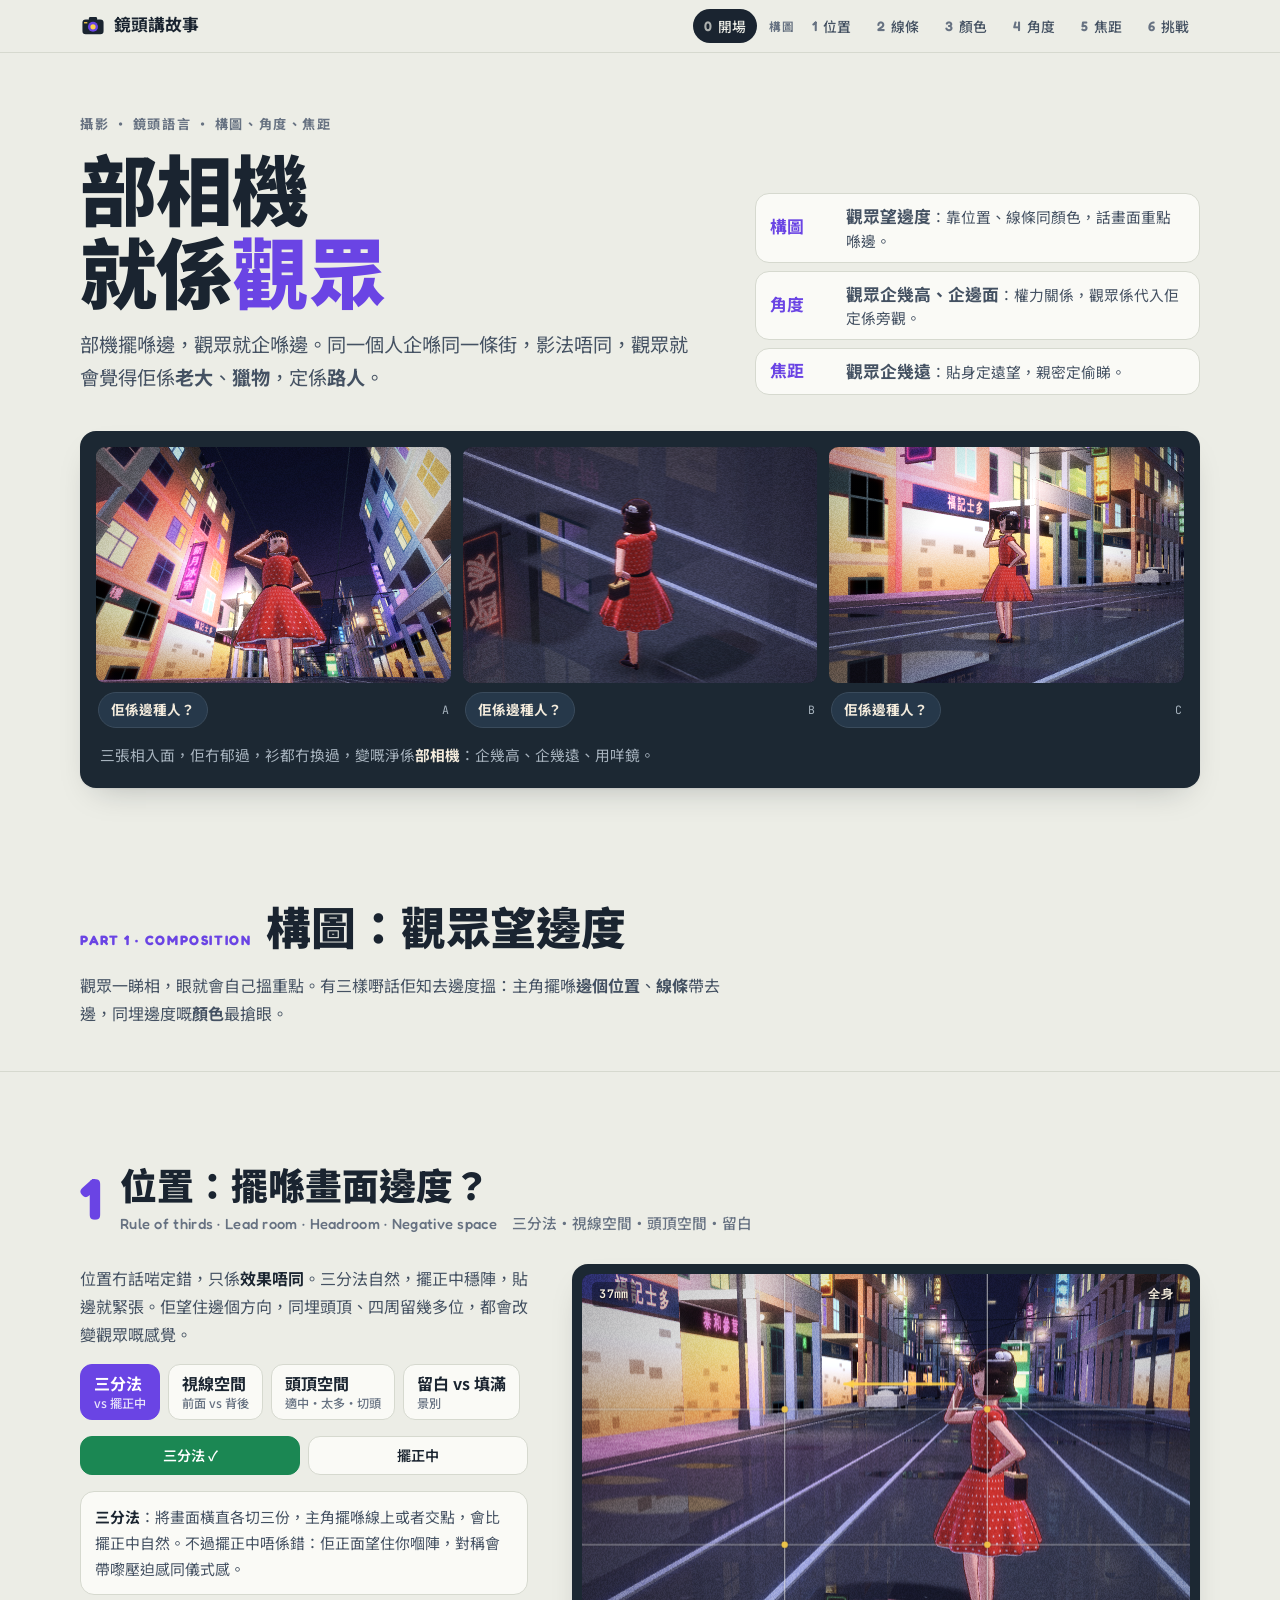
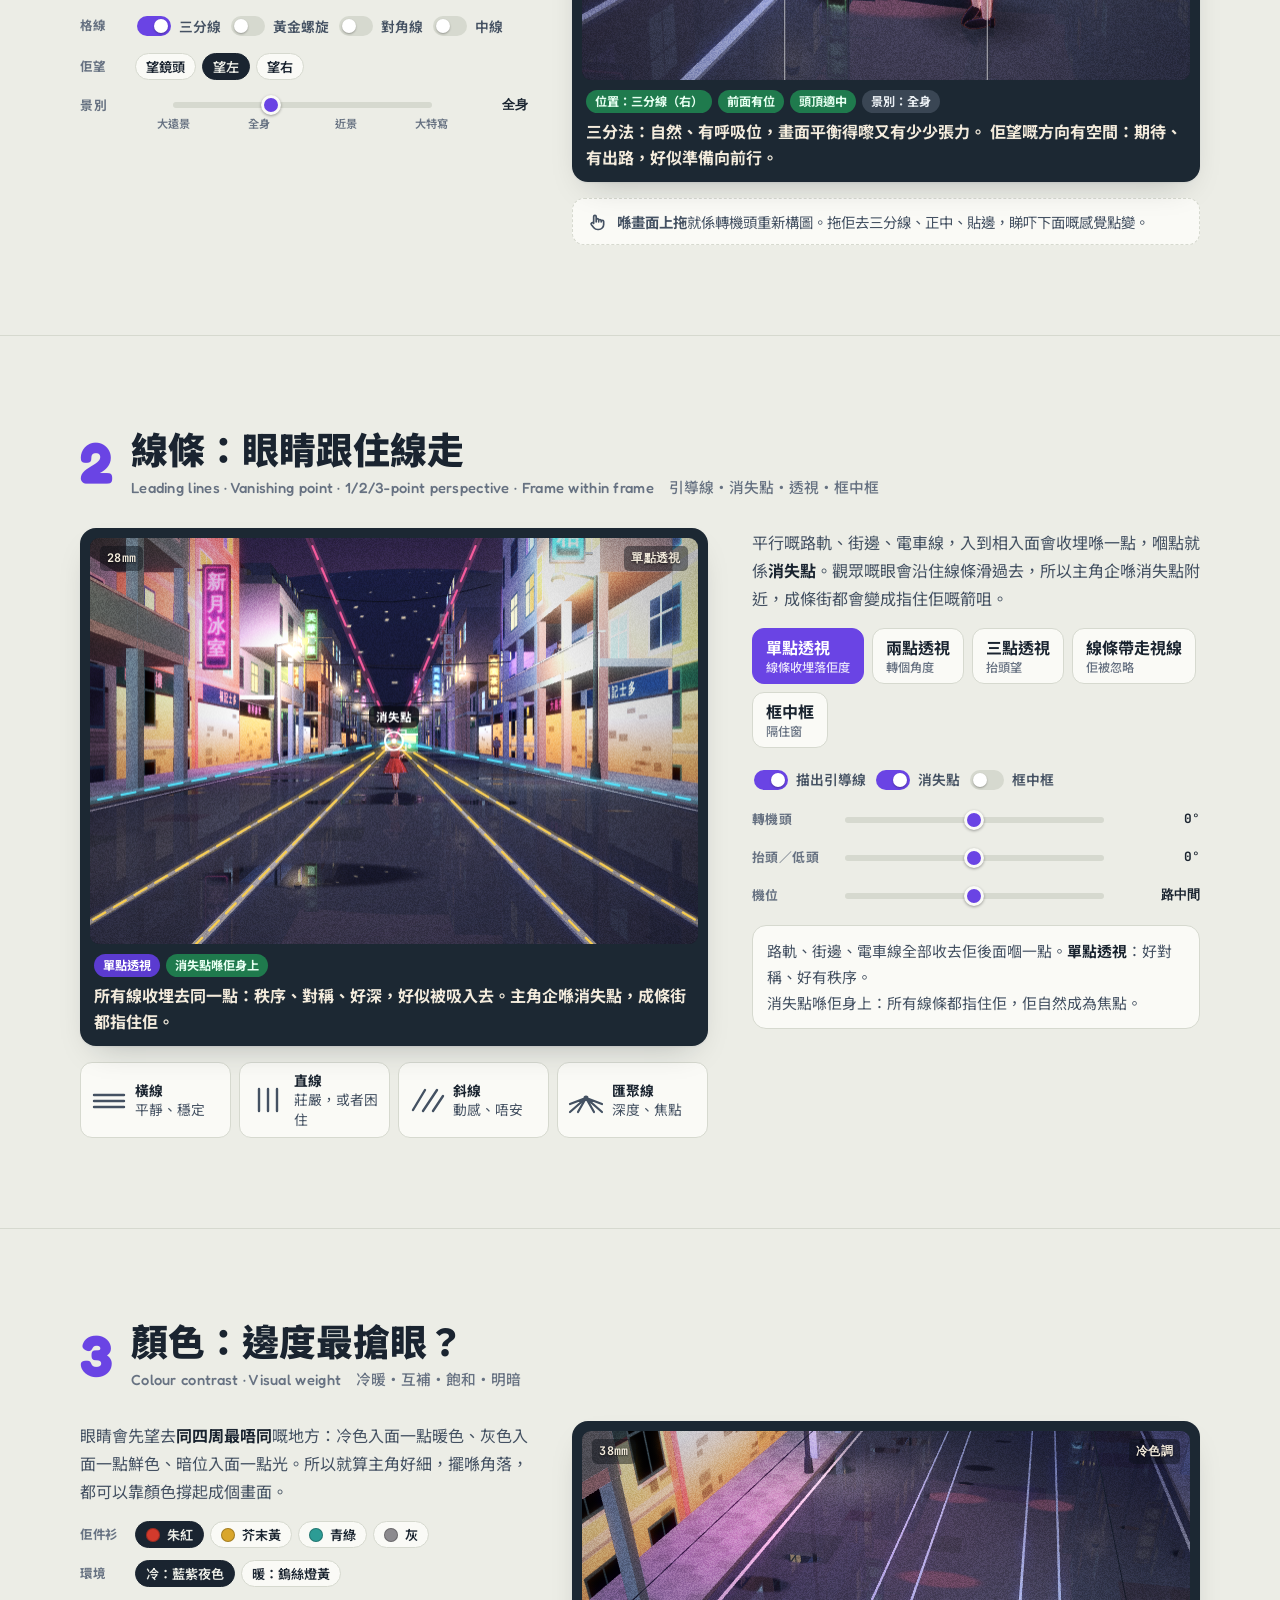
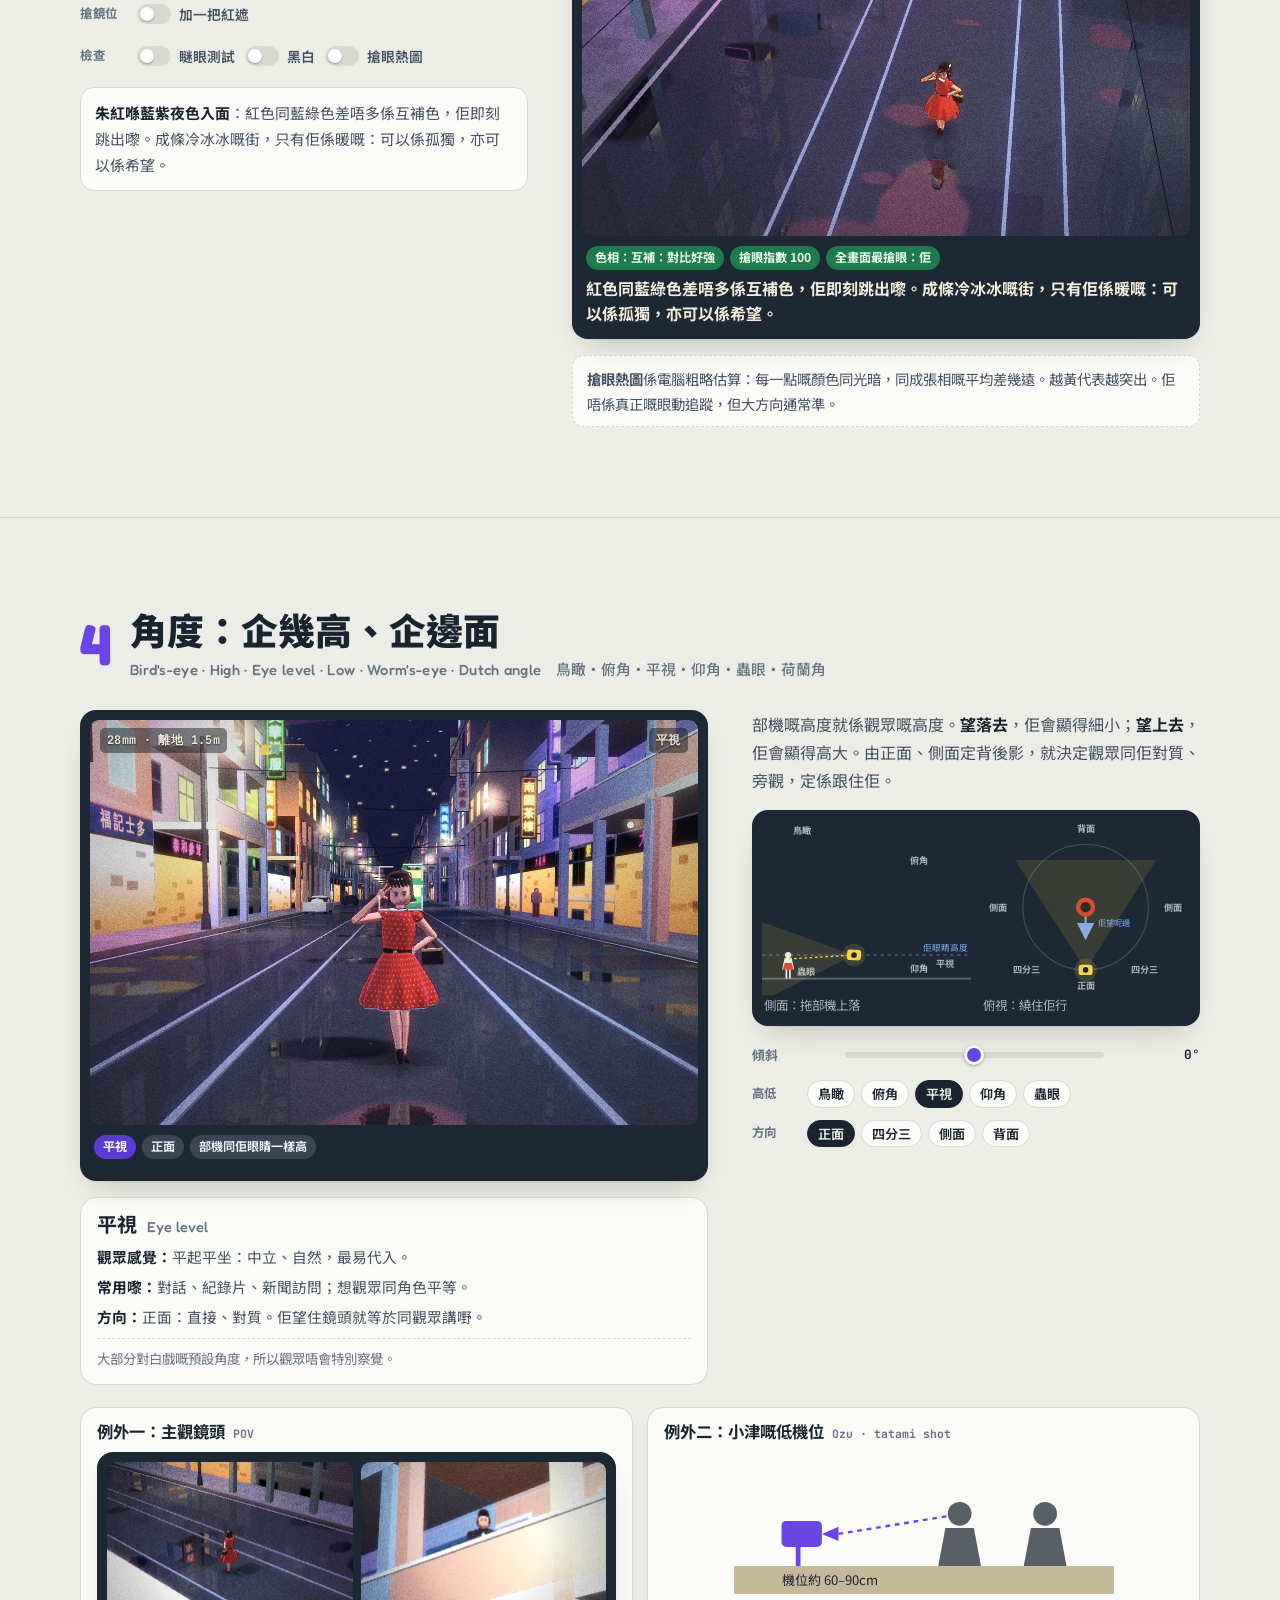
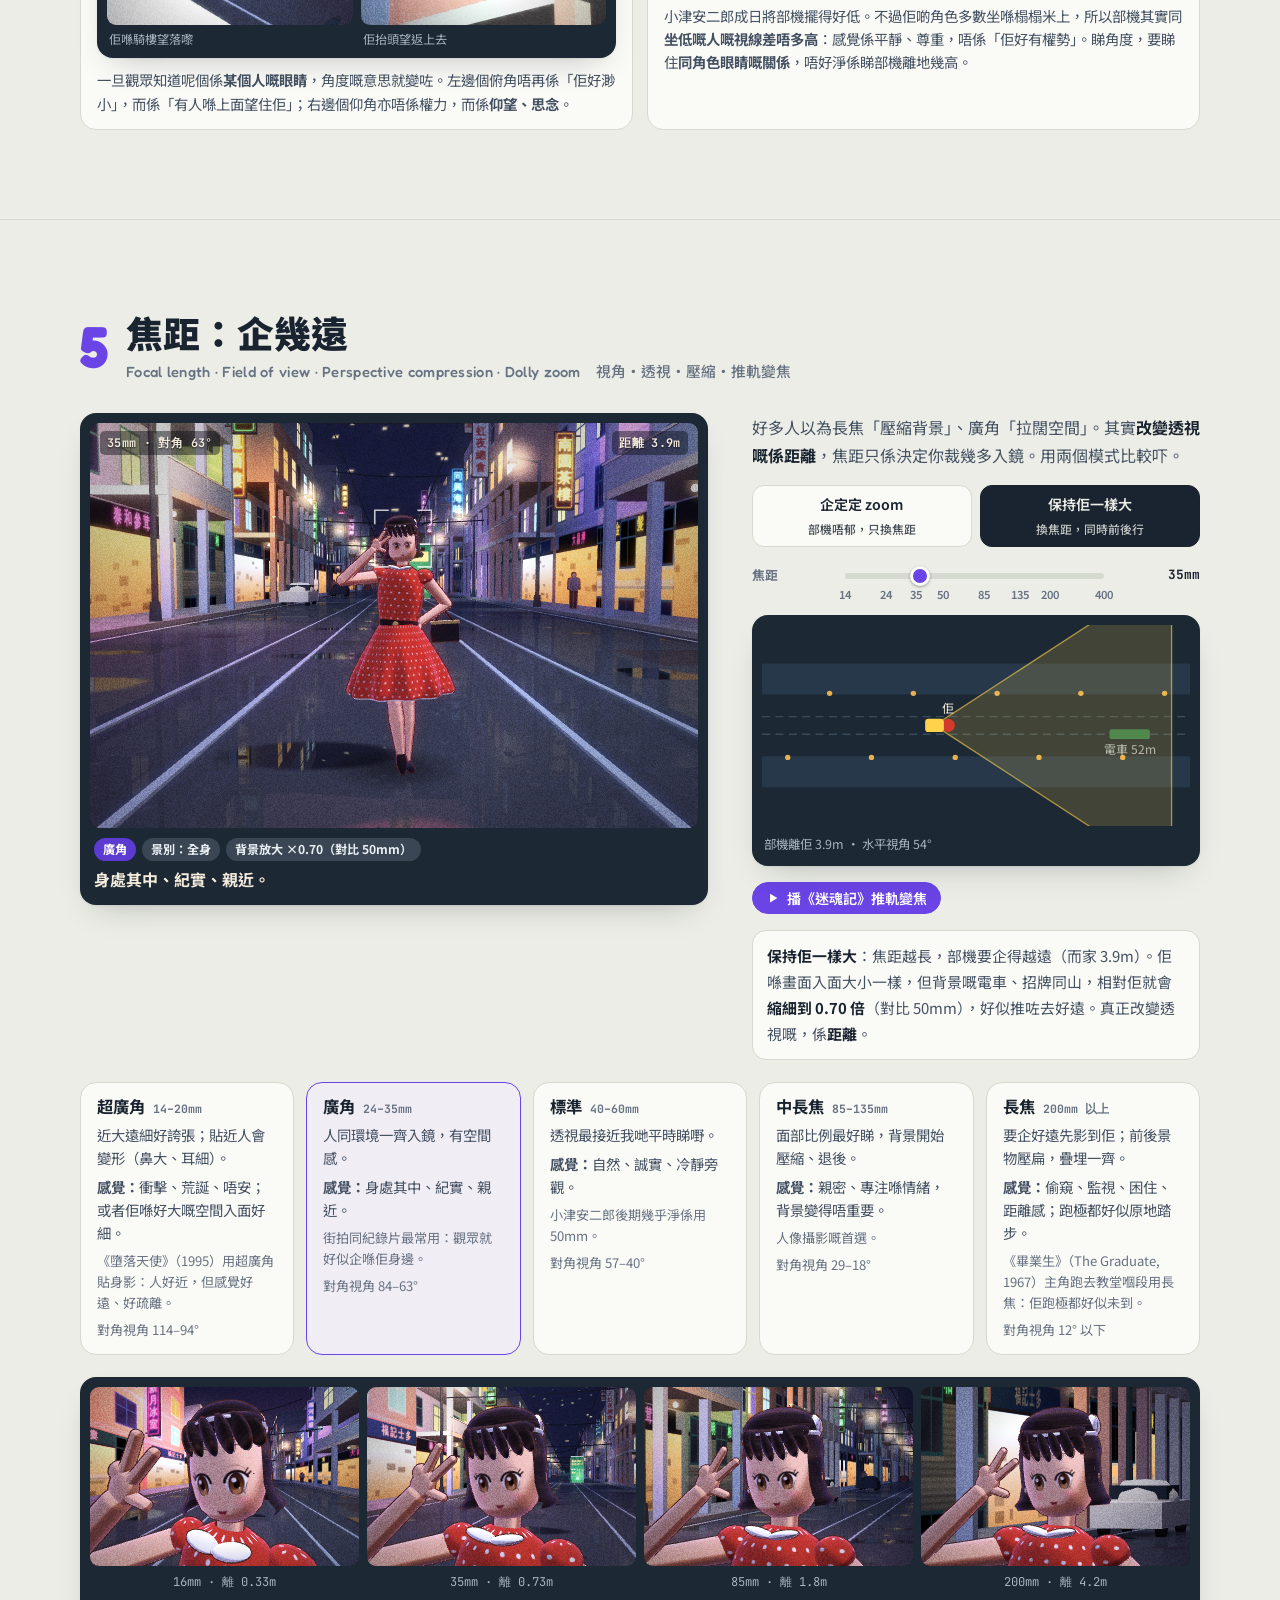
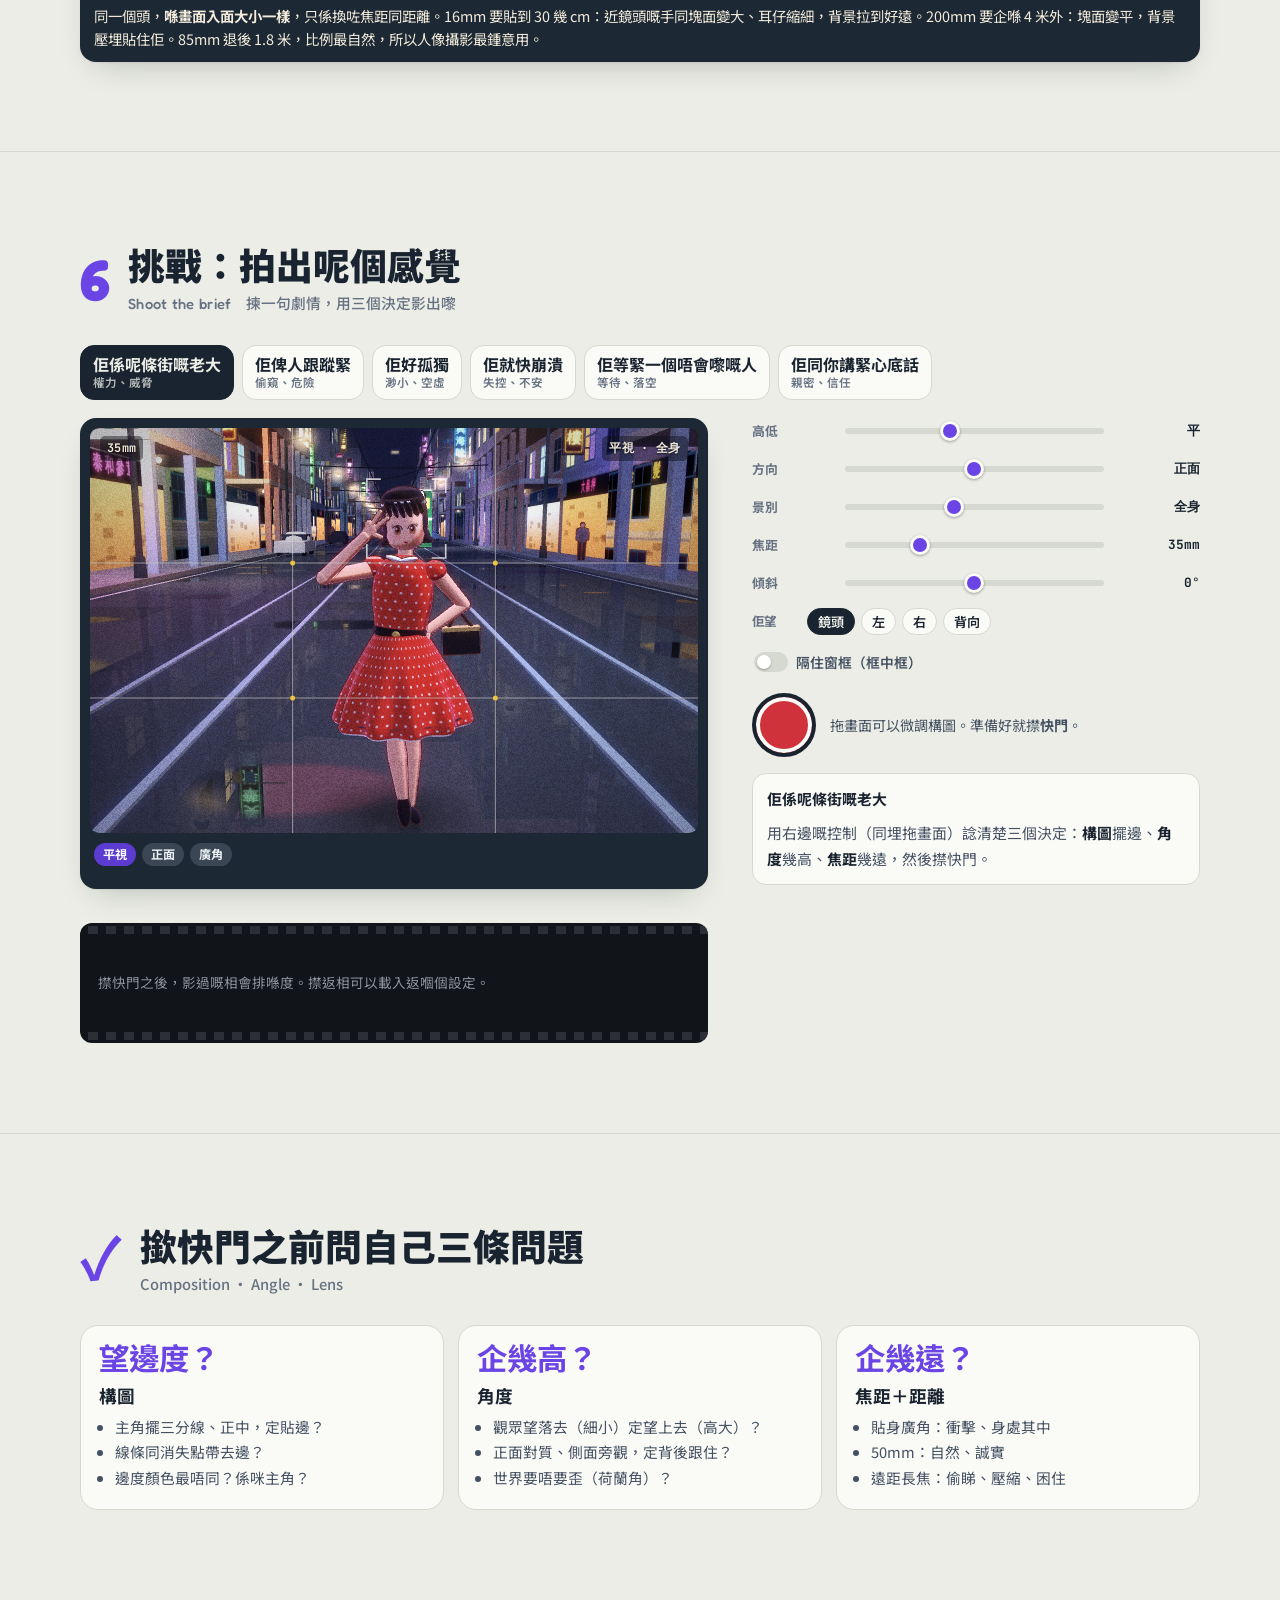
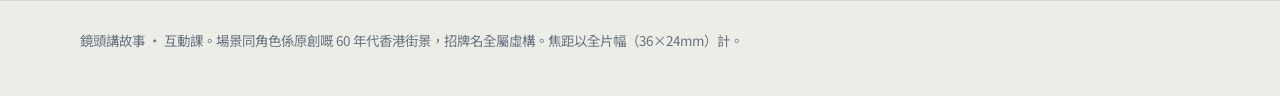
<file: lens-storytelling.html>
<!doctype html><html><head><meta charset=utf8><meta name=viewport content="width=device-width,initial-scale=1,viewport-fit=cover"><style>:root{color-scheme:light;box-sizing:border-box;padding-top:env(safe-area-inset-top,0px);padding-bottom:env(safe-area-inset-bottom,0px)}html{scroll-padding-top:env(safe-area-inset-top,0px)}body{margin:0;padding:0;font:14px -apple-system,BlinkMacSystemFont,sans-serif;background:#faf9f5;color:#141413}img{max-width:100%}[hidden]:not([hidden=until-found i]){display:none!important}</style></head><body>
<title>構圖・角度・焦距互動課</title>
<link rel="preconnect" href="https://fonts.googleapis.com">
<link rel="preconnect" href="https://fonts.gstatic.com" crossorigin>
<link rel="stylesheet" href="https://fonts.googleapis.com/css2?family=Fredoka:wght@500;600;700&family=JetBrains+Mono:wght@500;700&family=Noto+Sans+HK:wght@400;500;700;900&display=swap">
<link rel="stylesheet" href="https://fonts.googleapis.com/css2?family=Noto+Serif+HK:wght@900&display=swap&text=">
<style>
/* Layout: a long-form illustrated lesson. Every picture sits on a dark "board" (the night street);
   the page around it is quiet paper, so the photographs carry the colour. Same system as the 180° lesson. */
:root {
  --bg: #ECEDE6;
  --surface: #FAFAF6;
  --surface-2: #F2F2EC;
  --ink: #1A2430;
  --ink-2: #445162;
  --muted: #677282;
  --rule: #D6D9CF;
  --accent: #6A44E4;
  --accent-ink: #FFFFFF;
  --accent-soft: rgba(106, 68, 228, .10);
  --ok: #1B8753;
  --ok-soft: rgba(27, 135, 83, .12);
  --bad: #CF323B;
  --bad-soft: rgba(207, 50, 59, .10);
  --warn: #B26B00;
  --warn-soft: rgba(178, 107, 0, .12);
  --board: #1C2833;
  --board-2: #26384A;
  --board-ink: #F3EBDC;
  --board-muted: #A7B3BE;
  --vf: #FFD24A;
  --shadow: 0 1px 2px rgba(16, 24, 32, .06), 0 14px 32px -16px rgba(16, 24, 32, .28);
  --font-display: "Fredoka", "Noto Sans HK", "Noto Sans CJK HK", "PingFang HK", "Microsoft JhengHei", sans-serif;
  --font-body: "Noto Sans HK", "Noto Sans CJK HK", "PingFang HK", "Microsoft JhengHei", system-ui, sans-serif;
  --font-mono: "JetBrains Mono", ui-monospace, SFMono-Regular, Menlo, monospace;
  --r: 16px;
  --gutter: clamp(16px, 4vw, 40px);
}
@media (prefers-color-scheme: dark) {
  :root:not([data-theme="light"]) {
    --bg: #0E141A; --surface: #151D25; --surface-2: #1B252F; --ink: #E8ECEE; --ink-2: #B9C2CB; --muted: #8995A1; --rule: #28333E;
    --accent: #A58BFF; --accent-ink: #150D30; --accent-soft: rgba(165, 139, 255, .15);
    --ok: #4CCB8D; --ok-soft: rgba(76, 203, 141, .14); --bad: #FF6970; --bad-soft: rgba(255, 105, 112, .13);
    --warn: #F0B04F; --warn-soft: rgba(240, 176, 79, .14);
    --board: #0A1117; --board-2: #1A2835; --board-ink: #F3EBDC; --board-muted: #97A3AE;
    --shadow: 0 1px 2px rgba(0, 0, 0, .35), 0 14px 32px -16px rgba(0, 0, 0, .7);
    color-scheme: dark;
  }
}
:root[data-theme="dark"] {
  --bg: #0E141A; --surface: #151D25; --surface-2: #1B252F; --ink: #E8ECEE; --ink-2: #B9C2CB; --muted: #8995A1; --rule: #28333E;
  --accent: #A58BFF; --accent-ink: #150D30; --accent-soft: rgba(165, 139, 255, .15);
  --ok: #4CCB8D; --ok-soft: rgba(76, 203, 141, .14); --bad: #FF6970; --bad-soft: rgba(255, 105, 112, .13);
  --warn: #F0B04F; --warn-soft: rgba(240, 176, 79, .14);
  --board: #0A1117; --board-2: #1A2835; --board-ink: #F3EBDC; --board-muted: #97A3AE;
  --shadow: 0 1px 2px rgba(0, 0, 0, .35), 0 14px 32px -16px rgba(0, 0, 0, .7);
  color-scheme: dark;
}

* { box-sizing: border-box; }
html { scroll-behavior: smooth; scroll-padding-top: 64px; }
@media (prefers-reduced-motion: reduce) { html { scroll-behavior: auto; } }
body {
  background: var(--bg); color: var(--ink);
  font-family: var(--font-body); font-size: 16px; line-height: 1.75;
  -webkit-font-smoothing: antialiased; text-rendering: optimizeLegibility;
}
.wrap { max-width: 1200px; margin: 0 auto; padding-inline: var(--gutter); }
h1, h2, h3 { text-wrap: balance; margin: 0; line-height: 1.2; }
p { margin: 0; }
button { font: inherit; color: inherit; }
:focus-visible { outline: 3px solid var(--accent); outline-offset: 2px; border-radius: 6px; }
.sr { position: absolute; width: 1px; height: 1px; overflow: hidden; clip: rect(0 0 0 0); white-space: nowrap; }
.ok-txt { color: var(--ok); font-weight: 700; }
.bad-txt { color: var(--bad); font-weight: 700; }
.acc-txt { color: var(--accent); font-weight: 700; }
.en { font-family: var(--font-display); font-weight: 500; letter-spacing: .01em; }

/* ---------- top bar ---------- */
.topbar {
  position: sticky; top: env(safe-area-inset-top, 0px); z-index: 30;
  background: color-mix(in srgb, var(--bg) 88%, transparent);
  backdrop-filter: saturate(1.2) blur(10px); -webkit-backdrop-filter: saturate(1.2) blur(10px);
  border-bottom: 1px solid var(--rule);
}
.topbar .wrap { display: flex; align-items: center; gap: 14px; min-height: 52px; }
.brand { font-family: var(--font-display); font-weight: 700; font-size: 1.05rem; white-space: nowrap; text-decoration: none; color: var(--ink); display: flex; align-items: center; gap: 8px; }
.brand-mark { width: 26px; height: 26px; flex: none; }
.toc { display: flex; gap: 4px; overflow-x: auto; scrollbar-width: none; min-width: 0; margin-left: auto; }
.toc::-webkit-scrollbar { display: none; }
.toc a { flex: none; text-decoration: none; color: var(--ink-2); font-size: .86rem; font-weight: 500; padding: 5px 11px; border-radius: 999px; display: flex; gap: 6px; align-items: center; white-space: nowrap; }
.toc a .n { font-family: var(--font-display); font-weight: 600; color: var(--muted); }
.toc a:hover { background: var(--surface-2); color: var(--ink); }
.toc a.on { background: var(--ink); color: var(--bg); }
.toc a.on .n { color: inherit; opacity: .7; }
.toc .grp { color: var(--muted); font-size: .72rem; font-weight: 700; letter-spacing: .08em; align-self: center; padding: 0 2px 0 8px; flex: none; }
@media (max-width: 760px) { .brand-text { display: none; } .toc a { padding: 5px 9px; font-size: .82rem; } .toc .grp { display: none; } }

/* ---------- hero ---------- */
.hero { padding-block: clamp(28px, 5vw, 60px) clamp(32px, 4vw, 52px); }
.hero-top { display: grid; grid-template-columns: minmax(0, 7fr) minmax(0, 5fr); gap: clamp(20px, 4vw, 56px); align-items: end; }
@media (max-width: 900px) { .hero-top { grid-template-columns: minmax(0, 1fr); } }
.eyebrow { font-size: .82rem; font-weight: 700; letter-spacing: .12em; color: var(--muted); text-transform: uppercase; }
.hero h1 { font-weight: 900; font-size: clamp(2.6rem, 6.6vw, 4.8rem); letter-spacing: -.01em; margin-top: 10px; line-height: 1.08; }
.hero h1 .hl { color: var(--accent); }
.hero .lead { font-size: clamp(1.05rem, 1.6vw, 1.2rem); color: var(--ink-2); margin-top: 16px; max-width: 34em; }
.decisions { display: grid; gap: 8px; margin: 0; padding: 0; list-style: none; }
.decisions li { display: grid; grid-template-columns: 64px minmax(0, 1fr); gap: 12px; align-items: center; background: var(--surface); border: 1px solid var(--rule); border-radius: 14px; padding: 10px 14px; }
.decisions b { font-size: 1.05rem; }
.decisions .q { font-family: var(--font-display); font-weight: 700; font-size: 1.05rem; color: var(--accent); }
.decisions span { color: var(--ink-2); font-size: .92rem; line-height: 1.5; }

/* ---------- boards & viewfinders ---------- */
.board { background: var(--board); color: var(--board-ink); border-radius: var(--r); box-shadow: var(--shadow); position: relative; }
:root[data-theme="dark"] .board { outline: 1px solid var(--rule); }
@media (prefers-color-scheme: dark) { :root:not([data-theme="light"]) .board { outline: 1px solid var(--rule); } }
.board.pad { padding: 10px; }
figure { margin: 0; }
.vf { padding: 10px; min-width: 0; }
.vf-screen { position: relative; aspect-ratio: 3 / 2; border-radius: 9px; overflow: hidden; background: #141A24; max-width: 100%; touch-action: none; }
.vf-screen canvas { position: absolute; inset: 0; width: 100%; height: 100%; display: block; }
.vf-screen.drag { cursor: grab; }
.vf-screen.drag:active { cursor: grabbing; }
.vf-hud { position: absolute; left: 0; right: 0; top: 0; display: flex; justify-content: space-between; gap: 8px; padding: 8px 10px; pointer-events: none; font-family: var(--font-mono); font-size: clamp(.62rem, 1.1vw, .74rem); color: #F3EBDC; text-shadow: 0 1px 2px rgba(0,0,0,.7); font-weight: 700; letter-spacing: .03em; }
.vf-hud span { background: rgba(10, 14, 20, .45); padding: 2px 7px; border-radius: 5px; white-space: nowrap; }
.vf-hud .rec { color: var(--vf); }
.vf-load { position: absolute; inset: 0; display: grid; place-items: center; color: var(--board-muted); font-size: .9rem; background: #141A24; transition: opacity .4s; }
.vf-load.gone { opacity: 0; pointer-events: none; }
.vf-read { padding: 10px 4px 2px; font-size: .9rem; color: var(--board-ink); line-height: 1.6; min-height: 3.2em; }
.vf-read .feel { font-weight: 700; font-size: 1rem; display: block; margin-top: 6px; }
.vf-chips { display: flex; flex-wrap: wrap; gap: 6px; }
.chip { display: inline-flex; align-items: center; gap: 5px; padding: 2px 9px; border-radius: 999px; font-size: .76rem; font-weight: 700; white-space: nowrap; line-height: 1.6; background: #33414F; color: #E9EEF2; }
.chip.k { background: #3A4654; }
.chip.ok { background: #1F7A4D; color: #E6FFF1; }
.chip.bad { background: #C2333B; color: #fff; }
.chip.warn { background: #9A6410; color: #FFF5E0; }
.chip.acc { background: #5B3BD0; color: #fff; }
.chip i { font-style: normal; font-weight: 500; opacity: .8; }
.vf-hint { font-size: .8rem; color: var(--board-muted); padding: 6px 4px 0; display: flex; gap: 6px; align-items: center; }

/* ---------- sections ---------- */
.sec { padding-block: clamp(48px, 7vw, 92px); border-top: 1px solid var(--rule); }
.part { padding-block: clamp(36px, 5vw, 60px) clamp(28px, 4vw, 44px); }
.part-head { display: flex; align-items: baseline; gap: 14px; flex-wrap: wrap; }
.part-head .tag { font-family: var(--font-display); font-weight: 700; font-size: .85rem; letter-spacing: .12em; color: var(--accent); text-transform: uppercase; }
.part-head h2 { font-size: clamp(1.9rem, 4vw, 2.8rem); font-weight: 900; }
.part-head p { color: var(--ink-2); max-width: 40em; flex-basis: 100%; margin-top: 4px; }
.sec-head { display: grid; grid-template-columns: auto minmax(0, 1fr); gap: 4px 18px; align-items: center; margin-bottom: clamp(18px, 3vw, 28px); }
.sec-num { font-family: var(--font-display); font-weight: 700; font-size: clamp(2.6rem, 5vw, 3.6rem); line-height: 1; color: var(--accent); grid-row: span 2; }
.sec-head h2 { font-size: clamp(1.55rem, 3.2vw, 2.3rem); font-weight: 900; }
.sec-sub { color: var(--muted); font-size: .92rem; font-weight: 500; }
.sec-sub i { font-style: normal; font-family: var(--font-display); font-weight: 500; letter-spacing: .02em; }
.prose { max-width: 40em; color: var(--ink-2); }
.prose p + p { margin-top: .9em; }
.prose strong { color: var(--ink); }
.grid-2 { display: grid; grid-template-columns: minmax(0, 5fr) minmax(0, 7fr); gap: clamp(20px, 3.5vw, 44px); align-items: start; }
.grid-2.flip { grid-template-columns: minmax(0, 7fr) minmax(0, 5fr); }
@media (max-width: 920px) { .grid-2, .grid-2.flip { grid-template-columns: minmax(0, 1fr); } .grid-2.vf-first > .side:last-child { order: -1; } }
.side { display: grid; gap: 16px; align-content: start; min-width: 0; }

/* controls */
.ctrl { display: grid; gap: 12px; }
.ctrl-row { display: flex; flex-wrap: wrap; gap: 6px; align-items: center; }
.seg-label { font-size: .78rem; font-weight: 700; color: var(--muted); letter-spacing: .06em; margin-right: 4px; min-width: 3.6em; }
.btn {
  border: 1px solid var(--rule); background: var(--surface); border-radius: 999px; padding: 6px 13px; cursor: pointer;
  font-size: .88rem; font-weight: 600; display: inline-flex; align-items: center; gap: 7px; line-height: 1.3; transition: background .15s, border-color .15s, transform .1s; color: var(--ink);
}
.btn:hover { border-color: var(--ink-2); }
.btn:active { transform: translateY(1px); }
.btn.on, .btn[aria-pressed="true"] { background: var(--ink); color: var(--bg); border-color: var(--ink); }
.btn.ok.on { background: var(--ok); border-color: var(--ok); color: #fff; }
.btn.bad.on { background: var(--bad); border-color: var(--bad); color: #fff; }
.btn.primary { background: var(--accent); color: var(--accent-ink); border-color: var(--accent); }
.btn.small { padding: 4px 10px; font-size: .82rem; }
.btn .sw { width: 14px; height: 14px; border-radius: 50%; box-shadow: inset 0 0 0 1px rgba(0,0,0,.25); flex: none; }
.toggle { display: inline-flex; align-items: center; gap: 8px; cursor: pointer; font-size: .86rem; font-weight: 600; color: var(--ink-2); user-select: none; padding: 3px 2px; }
.toggle input { appearance: none; -webkit-appearance: none; width: 34px; height: 20px; border-radius: 999px; background: var(--rule); position: relative; cursor: pointer; margin: 0; transition: background .2s; flex: none; }
.toggle input::after { content: ""; position: absolute; top: 3px; left: 3px; width: 14px; height: 14px; border-radius: 50%; background: #fff; transition: transform .2s; box-shadow: 0 1px 2px rgba(0,0,0,.3); }
.toggle input:checked { background: var(--accent); }
.toggle input:checked::after { transform: translateX(14px); }
.slider { display: grid; grid-template-columns: 5.2rem minmax(0, 1fr) 5.4rem; gap: 10px; align-items: center; }
.slider label { font-size: .8rem; font-weight: 700; color: var(--muted); letter-spacing: .04em; }
.slider output { font-family: var(--font-mono); font-size: .8rem; font-weight: 700; color: var(--ink); text-align: right; white-space: nowrap; font-variant-numeric: tabular-nums; }
input[type=range] { -webkit-appearance: none; appearance: none; width: 100%; background: transparent; height: 26px; margin: 0; cursor: pointer; }
input[type=range]::-webkit-slider-runnable-track { height: 6px; border-radius: 999px; background: var(--rule); }
input[type=range]::-moz-range-track { height: 6px; border-radius: 999px; background: var(--rule); }
input[type=range]::-webkit-slider-thumb { -webkit-appearance: none; width: 20px; height: 20px; border-radius: 50%; background: var(--accent); margin-top: -7px; border: 3px solid var(--surface); box-shadow: 0 1px 3px rgba(0,0,0,.35); }
input[type=range]::-moz-range-thumb { width: 16px; height: 16px; border-radius: 50%; background: var(--accent); border: 3px solid var(--surface); box-shadow: 0 1px 3px rgba(0,0,0,.35); }
.ticks { display: flex; justify-content: space-between; font-size: .7rem; color: var(--muted); margin: -4px calc(5.4rem + 10px) 0 calc(5.2rem + 10px); font-weight: 600; }
.ticks span { width: 0; display: flex; justify-content: center; white-space: nowrap; }
.ticks.abs { position: relative; display: block; height: 1.3em; }
.ticks.abs span { position: absolute; top: 0; width: auto; transform: translateX(-50%); }
@media (max-width: 560px) { .ticks .minor { display: none; } }
.hint { display: flex; gap: 10px; align-items: flex-start; font-size: .9rem; color: var(--ink-2); background: var(--surface); border: 1px dashed var(--rule); border-radius: 12px; padding: 10px 14px; }
.hint svg { flex: none; margin-top: 3px; }

/* tabs (practice cards) */
.tabs { display: flex; gap: 8px; flex-wrap: wrap; }
.tab { border: 1.5px solid var(--rule); background: var(--surface); border-radius: 12px; padding: 8px 13px; cursor: pointer; text-align: left; font-weight: 700; display: grid; line-height: 1.35; color: var(--ink); }
.tab small { font-weight: 500; color: var(--muted); font-size: .76rem; }
.tab[aria-selected="true"] { border-color: var(--accent); background: var(--accent); color: var(--accent-ink); }
.tab[aria-selected="true"] small { color: inherit; opacity: .85; }
.pair { display: grid; grid-template-columns: minmax(0, 1fr) minmax(0, 1fr); gap: 8px; }
.pair .btn { justify-content: center; border-radius: 12px; padding: 9px 10px; text-align: center; }
.why { background: var(--surface); border: 1px solid var(--rule); border-radius: 14px; padding: 12px 14px; font-size: .93rem; color: var(--ink-2); }
.why b { color: var(--ink); }

/* cards */
.cards { display: grid; grid-template-columns: repeat(auto-fit, minmax(210px, 1fr)); gap: 12px; }
.card { background: var(--surface); border: 1.5px solid var(--rule); border-radius: 16px; padding: 14px 16px; display: grid; gap: 6px; align-content: start; min-width: 0; transition: border-color .2s, background .2s; }
.card h3 { font-size: 1.02rem; display: flex; align-items: baseline; gap: 8px; flex-wrap: wrap; }
.card h3 small { font-family: var(--font-mono); font-size: .72rem; color: var(--muted); font-weight: 700; }
.card p { font-size: .9rem; color: var(--ink-2); line-height: 1.6; }
.card .ex { font-size: .82rem; color: var(--muted); }
.card.on { border-color: var(--accent); background: color-mix(in srgb, var(--accent) 7%, var(--surface)); }
.legend { display: grid; grid-template-columns: repeat(auto-fit, minmax(150px, 1fr)); gap: 8px; }
.legend div { display: grid; grid-template-columns: 36px minmax(0, 1fr); gap: 8px; align-items: center; font-size: .86rem; color: var(--ink-2); background: var(--surface); border: 1px solid var(--rule); border-radius: 12px; padding: 8px 10px; line-height: 1.4; }
.legend svg { width: 36px; height: 28px; }
.legend b { color: var(--ink); display: block; }

/* hook */
.hook { padding: clamp(10px, 1.6vw, 16px); margin-top: clamp(22px, 3vw, 36px); }
.hook-row { display: grid; grid-template-columns: repeat(3, minmax(0, 1fr)); gap: 12px; }
@media (max-width: 760px) { .hook-row { grid-template-columns: minmax(0, 1fr); } }
.hook-card { min-width: 0; }
.hook-card .vf-screen { border-radius: 9px; }
.hook-q { display: flex; align-items: center; justify-content: space-between; gap: 8px; padding: 9px 2px 2px; min-height: 2.6em; }
.hook-q button { background: var(--board-2); border: 1px solid #3A4B5C; color: var(--board-ink); border-radius: 999px; padding: 5px 12px; cursor: pointer; font-weight: 700; font-size: .85rem; }
.hook-q button:hover { border-color: #8193A5; }
.hook-ans { font-weight: 900; font-size: 1.15rem; }
.hook-set { font-family: var(--font-mono); font-size: .72rem; color: var(--board-muted); }
.hook-foot { padding: 12px 4px 4px; color: var(--board-muted); font-size: .92rem; }
.hook-foot b { color: var(--board-ink); }

/* diagrams (angle / lens) */
.diag { padding: 10px; display: grid; gap: 8px; }
.diag svg { display: block; width: 100%; height: auto; touch-action: none; }
.diag .cap { font-size: .78rem; color: var(--board-muted); display: flex; justify-content: space-between; gap: 8px; padding: 0 2px; }
.diag .cam-h { cursor: grab; }
.diag-row { display: grid; grid-template-columns: minmax(0, 1fr) minmax(0, 1fr); gap: 10px; }
@media (max-width: 560px) { .diag-row { grid-template-columns: minmax(0, 1fr); } }
.effect { display: grid; gap: 8px; background: var(--surface); border: 1.5px solid var(--rule); border-radius: 16px; padding: 14px 16px; }
.effect h3 { font-size: 1.25rem; display: flex; gap: 10px; align-items: baseline; flex-wrap: wrap; }
.effect h3 small { font-family: var(--font-display); font-weight: 500; font-size: .9rem; color: var(--muted); }
.effect .lines { display: grid; gap: 4px; font-size: .92rem; color: var(--ink-2); }
.effect .lines b { color: var(--ink); }
.effect .eg { font-size: .84rem; color: var(--muted); border-top: 1px dashed var(--rule); padding-top: 8px; }
.exc { display: grid; grid-template-columns: repeat(2, minmax(0, 1fr)); gap: 14px; margin-top: 22px; }
@media (max-width: 860px) { .exc { grid-template-columns: minmax(0, 1fr); } }
.exc .card { gap: 10px; }
.mini2 { display: grid; grid-template-columns: minmax(0, 1fr) minmax(0, 1fr); gap: 8px; }
.mini2 .lab { font-size: .76rem; color: var(--board-muted); padding: 6px 2px 0; line-height: 1.4; }

/* lens */
.faces { display: grid; grid-template-columns: repeat(4, minmax(0, 1fr)); gap: 8px; }
@media (max-width: 560px) { .faces { grid-template-columns: repeat(2, minmax(0, 1fr)); } }
.faces .lab { font-family: var(--font-mono); font-size: .76rem; color: var(--board-muted); padding: 6px 2px 0; text-align: center; }
.faces .vf-screen { aspect-ratio: 3 / 2; }
.mode { display: grid; grid-template-columns: minmax(0, 1fr) minmax(0, 1fr); gap: 8px; }
.mode .btn { border-radius: 12px; justify-content: center; padding: 9px 10px; text-align: center; line-height: 1.35; display: grid; }
.mode .btn small { font-weight: 500; font-size: .74rem; opacity: .8; }

/* challenge */
.briefs { display: flex; flex-wrap: wrap; gap: 8px; }
.brief { border: 1.5px solid var(--rule); background: var(--surface); border-radius: 14px; padding: 8px 12px; cursor: pointer; font-weight: 700; color: var(--ink); text-align: left; display: grid; line-height: 1.35; }
.brief small { color: var(--muted); font-weight: 600; font-size: .72rem; }
.brief[aria-selected="true"] { background: var(--ink); color: var(--bg); border-color: var(--ink); }
.brief[aria-selected="true"] small { color: inherit; opacity: .75; }
.brief .stars { color: #E8A33D; letter-spacing: 1px; }
.shutter { width: 64px; height: 64px; border-radius: 50%; border: 4px solid var(--ink); background: var(--bad); cursor: pointer; box-shadow: inset 0 0 0 4px var(--surface); flex: none; transition: transform .1s; }
.shutter:active { transform: scale(.94); }
.shoot-row { display: flex; gap: 14px; align-items: center; }
.shoot-row p { font-size: .88rem; color: var(--ink-2); }
.score { display: grid; gap: 8px; }
.score-row { display: grid; grid-template-columns: 26px 3.4em minmax(0, 1fr); gap: 8px; align-items: start; font-size: .9rem; color: var(--ink-2); line-height: 1.55; }
.score-row .ic { width: 24px; height: 24px; border-radius: 7px; display: grid; place-items: center; font-weight: 900; font-size: .85rem; }
.score-row .ic.ok { background: var(--ok-soft); color: var(--ok); }
.score-row .ic.mid { background: var(--warn-soft); color: var(--warn); }
.score-row .ic.bad { background: var(--bad-soft); color: var(--bad); }
.score-row b { color: var(--ink); }
.score-head { display: flex; align-items: baseline; justify-content: space-between; gap: 10px; }
.score-head .stars { font-size: 1.3rem; color: #E8A33D; letter-spacing: 2px; }
.film { margin-top: 18px; background: #111418; border-radius: 12px; padding: 14px 10px; position: relative; overflow-x: auto; }
.film::before, .film::after { content: ""; position: absolute; left: 0; right: 0; height: 8px; background: repeating-linear-gradient(90deg, transparent 0 8px, #2C3036 8px 18px); }
.film::before { top: 3px; } .film::after { bottom: 3px; }
.film-row { display: flex; gap: 8px; min-height: 92px; align-items: center; }
.film-empty { color: #8C949C; font-size: .85rem; padding: 0 8px; }
.frame { flex: none; width: 150px; background: #000; border-radius: 4px; padding: 3px; cursor: pointer; border: 0; color: #DDE3E8; text-align: left; }
.frame canvas { width: 100%; aspect-ratio: 3 / 2; display: block; border-radius: 2px; }
.frame span { display: block; font-size: .68rem; padding: 3px 2px 0; white-space: nowrap; overflow: hidden; text-overflow: ellipsis; }
.frame span b { color: #E8A33D; font-weight: 700; }

/* recap */
.recap-grid { display: grid; grid-template-columns: repeat(3, minmax(0, 1fr)); gap: 14px; }
@media (max-width: 860px) { .recap-grid { grid-template-columns: minmax(0, 1fr); } }
.recap { background: var(--surface); border: 1px solid var(--rule); border-radius: 18px; padding: 18px; }
.recap .qn { font-family: var(--font-display); font-weight: 700; font-size: 1.9rem; color: var(--accent); line-height: 1; }
.recap h3 { font-size: 1.1rem; margin-top: 10px; }
.recap ul { margin: 8px 0 0; padding-left: 1.1em; color: var(--ink-2); font-size: .92rem; }
.foot { padding-block: 28px 44px; color: var(--muted); font-size: .84rem; border-top: 1px solid var(--rule); }
.nogl { padding: 18px; color: var(--board-ink); font-size: .95rem; }
[hidden] { display: none !important; }

</style>
<svg width="0" height="0" style="position:absolute" aria-hidden="true">
  <symbol id="i-hand" viewBox="0 0 24 24"><g fill="none" stroke="currentColor" stroke-width="2" stroke-linecap="round" stroke-linejoin="round"><path d="M8 13V5.5a1.5 1.5 0 0 1 3 0V12M11 11.5v-2a1.5 1.5 0 0 1 3 0V12M14 10.5a1.5 1.5 0 0 1 3 0V12M17 11.5a1.5 1.5 0 0 1 3 0v3.5a6 6 0 0 1-6 6h-1.2a6 6 0 0 1-4.6-2.2L5.3 15.4a1.6 1.6 0 0 1 2.5-2L8 13.6"/></g></symbol>
  <symbol id="i-play" viewBox="0 0 24 24"><path d="M7 4.5v15l12.5-7.5z" fill="currentColor"/></symbol>
</svg>

<div class="topbar">
  <div class="wrap">
    <a class="brand" href="#top" aria-label="回到頂部">
      <svg class="brand-mark" viewBox="0 0 32 32" aria-hidden="true"><rect x="3" y="8" width="26" height="18" rx="4" fill="currentColor"/><rect x="11" y="5" width="10" height="5" rx="1.5" fill="currentColor"/><circle cx="16" cy="17" r="6.2" fill="#6A44E4"/><circle cx="16" cy="17" r="3.2" fill="#FFD24A"/><path d="M5 12h4" stroke="#FFD24A" stroke-width="1.6"/></svg>
      <span class="brand-text">鏡頭講故事</span>
    </a>
    <nav class="toc" aria-label="章節">
      <a href="#top"><span class="n">0</span>開場</a>
      <span class="grp">構圖</span>
      <a href="#s1"><span class="n">1</span>位置</a>
      <a href="#s2"><span class="n">2</span>線條</a>
      <a href="#s3"><span class="n">3</span>顏色</a>
      <a href="#s4"><span class="n">4</span>角度</a>
      <a href="#s5"><span class="n">5</span>焦距</a>
      <a href="#s6"><span class="n">6</span>挑戰</a>
    </nav>
  </div>
</div>

<header class="hero" id="top">
  <div class="wrap">
    <div class="hero-top">
      <div>
        <p class="eyebrow">攝影 · 鏡頭語言 · 構圖、角度、焦距</p>
        <h1>部相機<br>就係<span class="hl">觀眾</span></h1>
        <p class="lead">部機擺喺邊，觀眾就企喺邊。同一個人企喺同一條街，影法唔同，觀眾就會覺得佢係<strong>老大</strong>、<strong>獵物</strong>，定係<strong>路人</strong>。</p>
      </div>
      <ul class="decisions" aria-label="每張相嘅三個決定">
        <li><span class="q">構圖</span><span><b>觀眾望邊度</b>：靠位置、線條同顏色，話畫面重點喺邊。</span></li>
        <li><span class="q">角度</span><span><b>觀眾企幾高、企邊面</b>：權力關係，觀眾係代入佢定係旁觀。</span></li>
        <li><span class="q">焦距</span><span><b>觀眾企幾遠</b>：貼身定遠望，親密定偷睇。</span></li>
      </ul>
    </div>
    <figure class="board hook" id="hook">
      <div class="hook-row">
        <div class="hook-card" data-hook="0"><div class="vf-screen"><canvas class="img" role="img" aria-label="仰角廣角：由低處貼近影佢"></canvas></div><div class="hook-q"><button type="button">佢係邊種人？</button><span class="hook-set">A</span></div></div>
        <div class="hook-card" data-hook="1"><div class="vf-screen"><canvas class="img" role="img" aria-label="俯角長焦：由騎樓遠遠望落嚟"></canvas></div><div class="hook-q"><button type="button">佢係邊種人？</button><span class="hook-set">B</span></div></div>
        <div class="hook-card" data-hook="2"><div class="vf-screen"><canvas class="img" role="img" aria-label="平視標準鏡：佢喺街上望住遠處"></canvas></div><div class="hook-q"><button type="button">佢係邊種人？</button><span class="hook-set">C</span></div></div>
      </div>
      <figcaption class="hook-foot">三張相入面，佢冇郁過，衫都冇換過，變嘅淨係<b>部相機</b>：企幾高、企幾遠、用咩鏡。</figcaption>
    </figure>
  </div>
</header>

<main>
  <div class="wrap part">
    <div class="part-head"><span class="tag">Part 1 · Composition</span><h2>構圖：觀眾望邊度</h2>
      <p>觀眾一睇相，眼就會自己搵重點。有三樣嘢話佢知去邊度搵：主角擺喺<strong>邊個位置</strong>、<strong>線條</strong>帶去邊，同埋邊度嘅<strong>顏色</strong>最搶眼。</p></div>
  </div>

  <!-- 1 position -->
  <section class="sec" id="s1">
    <div class="wrap">
      <header class="sec-head"><span class="sec-num">1</span><h2>位置：擺喺畫面邊度？</h2><p class="sec-sub"><i>Rule of thirds · Lead room · Headroom · Negative space</i>　三分法・視線空間・頭頂空間・留白</p></header>
      <div class="grid-2 vf-first">
        <div class="side">
          <div class="prose"><p>位置冇話啱定錯，只係<strong>效果唔同</strong>。三分法自然，擺正中穩陣，貼邊就緊張。佢望住邊個方向，同埋頭頂、四周留幾多位，都會改變觀眾嘅感覺。</p></div>
          <div class="tabs" role="tablist" aria-label="練習" id="posTabs">
            <button class="tab" role="tab" aria-selected="true" data-k="thirds">三分法<small>vs 擺正中</small></button>
            <button class="tab" role="tab" aria-selected="false" data-k="lead">視線空間<small>前面 vs 背後</small></button>
            <button class="tab" role="tab" aria-selected="false" data-k="head">頭頂空間<small>適中・太多・切頭</small></button>
            <button class="tab" role="tab" aria-selected="false" data-k="space">留白 vs 填滿<small>景別</small></button>
          </div>
          <div class="pair" id="posPair"></div>
          <div class="ctrl">
            <div class="ctrl-row"><span class="seg-label">格線</span>
              <label class="toggle"><input type="checkbox" id="gThirds" checked>三分線</label>
              <label class="toggle"><input type="checkbox" id="gPhi">黃金螺旋</label>
              <label class="toggle"><input type="checkbox" id="gDiag">對角線</label>
              <label class="toggle"><input type="checkbox" id="gCenter">中線</label>
            </div>
            <div class="ctrl-row" role="group" aria-label="佢望邊"><span class="seg-label">佢望</span>
              <button class="btn small" data-look="cam">望鏡頭</button>
              <button class="btn small" data-look="left">望左</button>
              <button class="btn small" data-look="right">望右</button>
            </div>
            <div>
              <div class="slider"><label for="posSize">景別</label><input type="range" id="posSize" min="0" max="6" step="0.01" value="2"><output id="posSizeOut" for="posSize"></output></div>
              <div class="ticks" aria-hidden="true"><span>大遠景</span><span>全身</span><span>近景</span><span>大特寫</span></div>
            </div>
          </div>
        </div>
        <div class="side">
          <figure class="board vf" id="vfPos" data-drag="1"></figure>
          <div class="hint"><svg width="20" height="20" aria-hidden="true"><use href="#i-hand"/></svg><span><strong>喺畫面上拖</strong>就係轉機頭重新構圖。拖佢去三分線、正中、貼邊，睇吓下面嘅感覺點變。</span></div>
        </div>
      </div>
    </div>
  </section>

  <!-- 2 lines -->
  <section class="sec" id="s2">
    <div class="wrap">
      <header class="sec-head"><span class="sec-num">2</span><h2>線條：眼睛跟住線走</h2><p class="sec-sub"><i>Leading lines · Vanishing point · 1/2/3-point perspective · Frame within frame</i>　引導線・消失點・透視・框中框</p></header>
      <div class="grid-2 flip">
        <div class="side">
          <figure class="board vf" id="vfLines" data-drag="1"></figure>
          <div class="legend" aria-label="線條性格">
            <div><svg viewBox="0 0 36 28" aria-hidden="true"><path d="M3 9h30M3 15h30M3 21h30" stroke="currentColor" stroke-width="2.4" stroke-linecap="round"/></svg><span><b>橫線</b>平靜、穩定</span></div>
            <div><svg viewBox="0 0 36 28" aria-hidden="true"><path d="M9 3v22M18 3v22M27 3v22" stroke="currentColor" stroke-width="2.4" stroke-linecap="round"/></svg><span><b>直線</b>莊嚴，或者困住</span></div>
            <div><svg viewBox="0 0 36 28" aria-hidden="true"><path d="M4 24 16 4M14 25 28 4M24 25 34 10" stroke="currentColor" stroke-width="2.4" stroke-linecap="round"/></svg><span><b>斜線</b>動感、唔安</span></div>
            <div><svg viewBox="0 0 36 28" aria-hidden="true"><path d="M2 26 18 12 34 26M2 18 18 12 34 18M10 26 18 12 26 26" stroke="currentColor" stroke-width="2.2" stroke-linecap="round" fill="none"/><circle cx="18" cy="12" r="2.6" fill="currentColor"/></svg><span><b>匯聚線</b>深度、焦點</span></div>
          </div>
        </div>
        <div class="side">
          <div class="prose"><p>平行嘅路軌、街邊、電車線，入到相入面會收埋喺一點，嗰點就係<strong>消失點</strong>。觀眾嘅眼會沿住線條滑過去，所以主角企喺消失點附近，成條街都會變成指住佢嘅箭咀。</p></div>
          <div class="tabs" role="tablist" aria-label="例子" id="lineTabs">
            <button class="tab" role="tab" aria-selected="true" data-k="one">單點透視<small>線條收埋落佢度</small></button>
            <button class="tab" role="tab" aria-selected="false" data-k="two">兩點透視<small>轉個角度</small></button>
            <button class="tab" role="tab" aria-selected="false" data-k="three">三點透視<small>抬頭望</small></button>
            <button class="tab" role="tab" aria-selected="false" data-k="away">線條帶走視線<small>佢被忽略</small></button>
            <button class="tab" role="tab" aria-selected="false" data-k="frame">框中框<small>隔住窗</small></button>
          </div>
          <div class="ctrl">
            <div class="ctrl-row">
              <label class="toggle"><input type="checkbox" id="lnLead" checked>描出引導線</label>
              <label class="toggle"><input type="checkbox" id="lnVP" checked>消失點</label>
              <label class="toggle"><input type="checkbox" id="lnFrame">框中框</label>
            </div>
            <div class="slider"><label for="lnYaw">轉機頭</label><input type="range" id="lnYaw" min="-45" max="45" step="0.5" value="0"><output id="lnYawOut" for="lnYaw"></output></div>
            <div class="slider"><label for="lnPitch">抬頭／低頭</label><input type="range" id="lnPitch" min="-35" max="35" step="0.5" value="0"><output id="lnPitchOut" for="lnPitch"></output></div>
            <div class="slider"><label for="lnX">機位</label><input type="range" id="lnX" min="-6.5" max="6.5" step="0.05" value="0"><output id="lnXOut" for="lnX"></output></div>
          </div>
          <div class="why" id="lineWhy"></div>
        </div>
      </div>
    </div>
  </section>

  <!-- 3 colour -->
  <section class="sec" id="s3">
    <div class="wrap">
      <header class="sec-head"><span class="sec-num">3</span><h2>顏色：邊度最搶眼？</h2><p class="sec-sub"><i>Colour contrast · Visual weight</i>　冷暖・互補・飽和・明暗</p></header>
      <div class="grid-2 vf-first">
        <div class="side">
          <div class="prose"><p>眼睛會先望去<strong>同四周最唔同</strong>嘅地方：冷色入面一點暖色、灰色入面一點鮮色、暗位入面一點光。所以就算主角好細，擺喺角落，都可以靠顏色撐起成個畫面。</p></div>
          <div class="ctrl">
            <div class="ctrl-row" role="group" aria-label="佢件衫"><span class="seg-label">佢件衫</span>
              <button class="btn small" data-dress="red"><span class="sw" style="background:#D23A2C"></span>朱紅</button>
              <button class="btn small" data-dress="mustard"><span class="sw" style="background:#D9A62B"></span>芥末黃</button>
              <button class="btn small" data-dress="teal"><span class="sw" style="background:#2C9C95"></span>青綠</button>
              <button class="btn small" data-dress="grey"><span class="sw" style="background:#8C8A8E"></span>灰</button>
            </div>
            <div class="ctrl-row" role="group" aria-label="環境色調"><span class="seg-label">環境</span>
              <button class="btn small" data-env="cool">冷：藍紫夜色</button>
              <button class="btn small" data-env="warm">暖：鎢絲燈黃</button>
            </div>
            <div class="ctrl-row"><span class="seg-label">搶鏡位</span>
              <label class="toggle"><input type="checkbox" id="colUmb">加一把紅遮</label>
            </div>
            <div class="ctrl-row"><span class="seg-label">檢查</span>
              <label class="toggle"><input type="checkbox" id="colSquint">瞇眼測試</label>
              <label class="toggle"><input type="checkbox" id="colBW">黑白</label>
              <label class="toggle"><input type="checkbox" id="colHeat">搶眼熱圖</label>
            </div>
          </div>
          <div class="why" id="colWhy"></div>
        </div>
        <div class="side">
          <figure class="board vf" id="vfColor"></figure>
          <p class="hint" style="display:block"><strong>搶眼熱圖</strong>係電腦粗略估算：每一點嘅顏色同光暗，同成張相嘅平均差幾遠。越黃代表越突出。佢唔係真正嘅眼動追蹤，但大方向通常準。</p>
        </div>
      </div>
    </div>
  </section>

  <!-- 4 angle -->
  <section class="sec" id="s4">
    <div class="wrap">
      <header class="sec-head"><span class="sec-num">4</span><h2>角度：企幾高、企邊面</h2><p class="sec-sub"><i>Bird's-eye · High · Eye level · Low · Worm's-eye · Dutch angle</i>　鳥瞰・俯角・平視・仰角・蟲眼・荷蘭角</p></header>
      <div class="grid-2 flip">
        <div class="side">
          <figure class="board vf" id="vfAngle"></figure>
          <div class="effect" id="angEffect" aria-live="polite"></div>
        </div>
        <div class="side">
          <div class="prose"><p>部機嘅高度就係觀眾嘅高度。<strong>望落去</strong>，佢會顯得細小；<strong>望上去</strong>，佢會顯得高大。由正面、側面定背後影，就決定觀眾同佢對質、旁觀，定係跟住佢。</p></div>
          <div class="board diag">
            <div class="diag-row">
              <div><svg id="angSide" viewBox="0 0 240 200" role="img" aria-label="側面圖：拖動攝影機改變高度"></svg><div class="cap"><span>側面：拖部機上落</span></div></div>
              <div><svg id="angTop" viewBox="0 0 240 200" role="img" aria-label="俯視圖：拖動攝影機繞住佢行"></svg><div class="cap"><span>俯視：繞住佢行</span></div></div>
            </div>
          </div>
          <div class="ctrl">
            <div class="slider"><label for="angRoll">傾斜</label><input type="range" id="angRoll" min="-35" max="35" step="0.5" value="0"><output id="angRollOut" for="angRoll"></output></div>
            <div class="ctrl-row" id="angPresets"><span class="seg-label">高低</span>
              <button class="btn small" data-v="bird">鳥瞰</button><button class="btn small" data-v="high">俯角</button><button class="btn small" data-v="eye">平視</button><button class="btn small" data-v="low">仰角</button><button class="btn small" data-v="worm">蟲眼</button>
            </div>
            <div class="ctrl-row" id="angPresetsH"><span class="seg-label">方向</span>
              <button class="btn small" data-h="0">正面</button><button class="btn small" data-h="45">四分三</button><button class="btn small" data-h="90">側面</button><button class="btn small" data-h="180">背面</button>
            </div>
          </div>
        </div>
      </div>
      <div class="exc">
        <div class="card">
          <h3>例外一：主觀鏡頭<small>POV</small></h3>
          <div class="board pad"><div class="mini2">
            <div><div class="vf-screen"><canvas class="img" id="povA" role="img" aria-label="男角喺騎樓望落嚟嘅主觀鏡頭"></canvas></div><p class="lab">佢喺騎樓望落嚟</p></div>
            <div><div class="vf-screen"><canvas class="img" id="povB" role="img" aria-label="女主角抬頭望騎樓嘅主觀鏡頭"></canvas></div><p class="lab">佢抬頭望返上去</p></div>
          </div></div>
          <p>一旦觀眾知道呢個係<strong>某個人嘅眼睛</strong>，角度嘅意思就變咗。左邊個俯角唔再係「佢好渺小」，而係「有人喺上面望住佢」；右邊個仰角亦唔係權力，而係<strong>仰望、思念</strong>。</p>
        </div>
        <div class="card">
          <h3>例外二：小津嘅低機位<small>Ozu · tatami shot</small></h3>
          <svg viewBox="0 0 320 120" role="img" aria-label="示意圖：攝影機放喺榻榻米高度，同坐喺地上嘅人眼睛差唔多高" style="width:100%;max-width:380px;height:auto;justify-self:center">
            <rect x="0" y="96" width="320" height="24" fill="#C8B89A"/>
            <g fill="currentColor" opacity=".72"><circle cx="190" cy="52" r="10"/><path d="M178 64h24l6 32h-36z"/><circle cx="262" cy="52" r="10"/><path d="M250 64h24l6 32h-36z"/></g>
            <g fill="#6A44E4"><rect x="40" y="58" width="34" height="22" rx="4"/><path d="M74 69l14-6v12z"/><rect x="52" y="80" width="4" height="16"/></g>
            <path d="M88 69 L180 54" stroke="#6A44E4" stroke-width="2" stroke-dasharray="4 4"/>
            <text x="40" y="112" font-size="11" fill="#1A2430">機位約 60–90cm</text>
          </svg>
          <p>小津安二郎成日將部機擺得好低。不過佢啲角色多數坐喺榻榻米上，所以部機其實同<strong>坐低嘅人嘅視線差唔多高</strong>：感覺係平靜、尊重，唔係「佢好有權勢」。睇角度，要睇住<strong>同角色眼睛嘅關係</strong>，唔好淨係睇部機離地幾高。</p>
        </div>
      </div>
    </div>
  </section>

  <!-- 5 lens -->
  <section class="sec" id="s5">
    <div class="wrap">
      <header class="sec-head"><span class="sec-num">5</span><h2>焦距：企幾遠</h2><p class="sec-sub"><i>Focal length · Field of view · Perspective compression · Dolly zoom</i>　視角・透視・壓縮・推軌變焦</p></header>
      <div class="grid-2 flip">
        <div class="side">
          <figure class="board vf" id="vfLens"></figure>
        </div>
        <div class="side">
          <div class="prose"><p>好多人以為長焦「壓縮背景」、廣角「拉闊空間」。其實<strong>改變透視嘅係距離</strong>，焦距只係決定你裁幾多入鏡。用兩個模式比較吓。</p></div>
          <div class="mode" role="group" aria-label="模式">
            <button class="btn" data-mode="zoom">企定定 zoom<small>部機唔郁，只換焦距</small></button>
            <button class="btn" data-mode="keep">保持佢一樣大<small>換焦距，同時前後行</small></button>
          </div>
          <div>
            <div class="slider"><label for="lensF">焦距</label><input type="range" id="lensF" min="0" max="1" step="0.001" value="0.35"><output id="lensFOut" for="lensF"></output></div>
            <div class="ticks abs" id="lensTicks" aria-hidden="true"></div>
          </div>
          <div class="board diag"><svg id="lensTop" viewBox="0 0 320 150" role="img" aria-label="俯視圖：攝影機位置同視角"></svg><div class="cap"><span id="lensTopCap"></span></div></div>
          <div class="ctrl-row"><button class="btn primary" id="dolly"><svg width="14" height="14" aria-hidden="true"><use href="#i-play"/></svg>播《迷魂記》推軌變焦</button></div>
          <div class="why" id="lensWhy"></div>
        </div>
      </div>
      <div class="cards" id="lensCards" style="margin-top:22px"></div>
      <figure class="board pad" style="margin-top:22px">
        <div class="faces" id="faces"></div>
        <figcaption class="vf-read">同一個頭，<b>喺畫面入面大小一樣</b>，只係換咗焦距同距離。16mm 要貼到 30 幾 cm：近鏡頭嘅手同塊面變大、耳仔縮細，背景拉到好遠。200mm 要企喺 4 米外：塊面變平，背景壓埋貼住佢。85mm 退後 1.8 米，比例最自然，所以人像攝影最鍾意用。</figcaption>
      </figure>
    </div>
  </section>

  <!-- 6 challenge -->
  <section class="sec" id="s6">
    <div class="wrap">
      <header class="sec-head"><span class="sec-num">6</span><h2>挑戰：拍出呢個感覺</h2><p class="sec-sub"><i>Shoot the brief</i>　揀一句劇情，用三個決定影出嚟</p></header>
      <div class="briefs" role="tablist" aria-label="劇情" id="briefs"></div>
      <div class="grid-2 flip" style="margin-top:18px">
        <div class="side">
          <figure class="board vf" id="vfChal" data-drag="1"></figure>
          <div class="film" aria-label="菲林小樣"><div class="film-row" id="film"><span class="film-empty">㩒快門之後，影過嘅相會排喺度。㩒返相可以載入返嗰個設定。</span></div></div>
        </div>
        <div class="side">
          <div class="ctrl">
            <div class="slider"><label for="chEl">高低</label><input type="range" id="chEl" min="-60" max="90" step="0.5" value="0"><output id="chElOut" for="chEl"></output></div>
            <div class="slider"><label for="chAz">方向</label><input type="range" id="chAz" min="-180" max="180" step="1" value="0"><output id="chAzOut" for="chAz"></output></div>
            <div class="slider"><label for="chSize">景別</label><input type="range" id="chSize" min="0" max="6" step="0.01" value="2.5"><output id="chSizeOut" for="chSize"></output></div>
            <div class="slider"><label for="chF">焦距</label><input type="range" id="chF" min="0" max="1" step="0.001" value="0.35"><output id="chFOut" for="chF"></output></div>
            <div class="slider"><label for="chRoll">傾斜</label><input type="range" id="chRoll" min="-35" max="35" step="0.5" value="0"><output id="chRollOut" for="chRoll"></output></div>
            <div class="ctrl-row" role="group" aria-label="佢望邊"><span class="seg-label">佢望</span>
              <button class="btn small" data-clook="cam">鏡頭</button><button class="btn small" data-clook="left">左</button><button class="btn small" data-clook="right">右</button><button class="btn small" data-clook="away">背向</button>
            </div>
            <div class="ctrl-row"><label class="toggle"><input type="checkbox" id="chFrame">隔住窗框（框中框）</label></div>
          </div>
          <div class="shoot-row"><button class="shutter" id="shutter" aria-label="快門：影低呢張相"></button><p>拖畫面可以微調構圖。準備好就㩒<strong>快門</strong>。</p></div>
          <div class="why score" id="score" aria-live="polite"></div>
        </div>
      </div>
    </div>
  </section>

  <section class="sec">
    <div class="wrap">
      <header class="sec-head"><span class="sec-num">✓</span><h2>撳快門之前問自己三條問題</h2><p class="sec-sub">Composition · Angle · Lens</p></header>
      <div class="recap-grid">
        <div class="recap"><div class="qn">望邊度？</div><h3>構圖</h3><ul><li>主角擺三分線、正中，定貼邊？</li><li>線條同消失點帶去邊？</li><li>邊度顏色最唔同？係咪主角？</li></ul></div>
        <div class="recap"><div class="qn">企幾高？</div><h3>角度</h3><ul><li>觀眾望落去（細小）定望上去（高大）？</li><li>正面對質、側面旁觀，定背後跟住？</li><li>世界要唔要歪（荷蘭角）？</li></ul></div>
        <div class="recap"><div class="qn">企幾遠？</div><h3>焦距＋距離</h3><ul><li>貼身廣角：衝擊、身處其中</li><li>50mm：自然、誠實</li><li>遠距長焦：偷睇、壓縮、困住</li></ul></div>
      </div>
    </div>
  </section>
</main>
<footer class="foot"><div class="wrap">鏡頭講故事 · 互動課。場景同角色係原創嘅 60 年代香港街景，招牌名全屬虛構。焦距以全片幅（36×24mm）計。</div></footer>

<script>
'use strict';
/* ============================================================
   Math helpers (column-major 4x4, like WebGL expects)
   ============================================================ */
const DEG = Math.PI / 180;
const clamp = (v, a, b) => (v < a ? a : v > b ? b : v);
const lerp = (a, b, t) => a + (b - a) * t;
const smooth = (a, b, x) => { const t = clamp((x - a) / (b - a), 0, 1); return t * t * (3 - 2 * t); };

function mulberry32(seed) {
  let a = seed >>> 0;
  return function () {
    a = (a + 0x6D2B79F5) >>> 0;
    let t = a;
    t = Math.imul(t ^ (t >>> 15), t | 1);
    t ^= t + Math.imul(t ^ (t >>> 7), t | 61);
    return ((t ^ (t >>> 14)) >>> 0) / 4294967296;
  };
}

const V3 = {
  add: (a, b) => [a[0] + b[0], a[1] + b[1], a[2] + b[2]],
  sub: (a, b) => [a[0] - b[0], a[1] - b[1], a[2] - b[2]],
  scale: (a, s) => [a[0] * s, a[1] * s, a[2] * s],
  dot: (a, b) => a[0] * b[0] + a[1] * b[1] + a[2] * b[2],
  cross: (a, b) => [a[1] * b[2] - a[2] * b[1], a[2] * b[0] - a[0] * b[2], a[0] * b[1] - a[1] * b[0]],
  len: (a) => Math.hypot(a[0], a[1], a[2]),
  norm: (a) => { const l = Math.hypot(a[0], a[1], a[2]) || 1; return [a[0] / l, a[1] / l, a[2] / l]; },
  lerp: (a, b, t) => [lerp(a[0], b[0], t), lerp(a[1], b[1], t), lerp(a[2], b[2], t)],
};

const M4 = {
  ident() { return new Float32Array([1, 0, 0, 0, 0, 1, 0, 0, 0, 0, 1, 0, 0, 0, 0, 1]); },
  mul(a, b) {
    const o = new Float32Array(16);
    for (let c = 0; c < 4; c++) {
      const b0 = b[c * 4], b1 = b[c * 4 + 1], b2 = b[c * 4 + 2], b3 = b[c * 4 + 3];
      o[c * 4] = a[0] * b0 + a[4] * b1 + a[8] * b2 + a[12] * b3;
      o[c * 4 + 1] = a[1] * b0 + a[5] * b1 + a[9] * b2 + a[13] * b3;
      o[c * 4 + 2] = a[2] * b0 + a[6] * b1 + a[10] * b2 + a[14] * b3;
      o[c * 4 + 3] = a[3] * b0 + a[7] * b1 + a[11] * b2 + a[15] * b3;
    }
    return o;
  },
  chain(...ms) { let r = ms[0]; for (let i = 1; i < ms.length; i++) r = M4.mul(r, ms[i]); return r; },
  trans(x, y, z) { const m = M4.ident(); m[12] = x; m[13] = y; m[14] = z; return m; },
  scale(x, y, z) { const m = M4.ident(); m[0] = x; m[5] = y === undefined ? x : y; m[10] = z === undefined ? x : z; return m; },
  rotY(a) { const c = Math.cos(a), s = Math.sin(a), m = M4.ident(); m[0] = c; m[2] = -s; m[8] = s; m[10] = c; return m; },
  rotX(a) { const c = Math.cos(a), s = Math.sin(a), m = M4.ident(); m[5] = c; m[6] = s; m[9] = -s; m[10] = c; return m; },
  rotZ(a) { const c = Math.cos(a), s = Math.sin(a), m = M4.ident(); m[0] = c; m[1] = s; m[4] = -s; m[5] = c; return m; },
  // rotation that maps +Y onto direction d (unit)
  alignY(d) {
    const y = [0, 1, 0];
    const c = V3.dot(y, d);
    if (c > 0.99999) return M4.ident();
    if (c < -0.99999) return M4.rotX(Math.PI);
    const ax = V3.norm(V3.cross(y, d));
    const ang = Math.acos(clamp(c, -1, 1));
    return M4.axisAngle(ax, ang);
  },
  axisAngle(a, ang) {
    const [x, y, z] = a, c = Math.cos(ang), s = Math.sin(ang), t = 1 - c;
    const m = M4.ident();
    m[0] = t * x * x + c; m[1] = t * x * y + s * z; m[2] = t * x * z - s * y;
    m[4] = t * x * y - s * z; m[5] = t * y * y + c; m[6] = t * y * z + s * x;
    m[8] = t * x * z + s * y; m[9] = t * y * z - s * x; m[10] = t * z * z + c;
    return m;
  },
  persp(fovy, aspect, near, far) {
    const f = 1 / Math.tan(fovy / 2), nf = 1 / (near - far), m = new Float32Array(16);
    m[0] = f / aspect; m[5] = f; m[10] = (far + near) * nf; m[11] = -1; m[14] = 2 * far * near * nf;
    return m;
  },
  transpose3in4(m) { // transpose rotation part, drop translation
    const o = M4.ident();
    o[0] = m[0]; o[1] = m[4]; o[2] = m[8];
    o[4] = m[1]; o[5] = m[5]; o[6] = m[9];
    o[8] = m[2]; o[9] = m[6]; o[10] = m[10];
    return o;
  },
  point(m, p) {
    const x = p[0], y = p[1], z = p[2];
    return [m[0] * x + m[4] * y + m[8] * z + m[12], m[1] * x + m[5] * y + m[9] * z + m[13], m[2] * x + m[6] * y + m[10] * z + m[14]];
  },
  dir(m, p) {
    const x = p[0], y = p[1], z = p[2];
    return [m[0] * x + m[4] * y + m[8] * z, m[1] * x + m[5] * y + m[9] * z, m[2] * x + m[6] * y + m[10] * z];
  },
  // inverse-transpose of the upper 3x3, returned as column-major 3x3
  normalMat(m) {
    const A = (r, c) => m[c * 4 + r];
    const a00 = A(0, 0), a01 = A(0, 1), a02 = A(0, 2), a10 = A(1, 0), a11 = A(1, 1), a12 = A(1, 2), a20 = A(2, 0), a21 = A(2, 1), a22 = A(2, 2);
    const c00 = a11 * a22 - a12 * a21, c01 = -(a10 * a22 - a12 * a20), c02 = a10 * a21 - a11 * a20;
    const c10 = -(a01 * a22 - a02 * a21), c11 = a00 * a22 - a02 * a20, c12 = -(a00 * a21 - a01 * a20);
    const c20 = a01 * a12 - a02 * a11, c21 = -(a00 * a12 - a02 * a10), c22 = a00 * a11 - a01 * a10;
    const det = a00 * c00 + a01 * c01 + a02 * c02 || 1;
    // (A^-1)^T = cof / det ; out column-major: out[c*3+r] = cof_rc
    return new Float32Array([c00 / det, c10 / det, c20 / det, c01 / det, c11 / det, c21 / det, c02 / det, c12 / det, c22 / det]);
  },
  invert(m) {
    const inv = new Float32Array(16);
    inv[0] = m[5] * m[10] * m[15] - m[5] * m[11] * m[14] - m[9] * m[6] * m[15] + m[9] * m[7] * m[14] + m[13] * m[6] * m[11] - m[13] * m[7] * m[10];
    inv[4] = -m[4] * m[10] * m[15] + m[4] * m[11] * m[14] + m[8] * m[6] * m[15] - m[8] * m[7] * m[14] - m[12] * m[6] * m[11] + m[12] * m[7] * m[10];
    inv[8] = m[4] * m[9] * m[15] - m[4] * m[11] * m[13] - m[8] * m[5] * m[15] + m[8] * m[7] * m[13] + m[12] * m[5] * m[11] - m[12] * m[7] * m[9];
    inv[12] = -m[4] * m[9] * m[14] + m[4] * m[10] * m[13] + m[8] * m[5] * m[14] - m[8] * m[6] * m[13] - m[12] * m[5] * m[10] + m[12] * m[6] * m[9];
    inv[1] = -m[1] * m[10] * m[15] + m[1] * m[11] * m[14] + m[9] * m[2] * m[15] - m[9] * m[3] * m[14] - m[13] * m[2] * m[11] + m[13] * m[3] * m[10];
    inv[5] = m[0] * m[10] * m[15] - m[0] * m[11] * m[14] - m[8] * m[2] * m[15] + m[8] * m[3] * m[14] + m[12] * m[2] * m[11] - m[12] * m[3] * m[10];
    inv[9] = -m[0] * m[9] * m[15] + m[0] * m[11] * m[13] + m[8] * m[1] * m[15] - m[8] * m[3] * m[13] - m[12] * m[1] * m[11] + m[12] * m[3] * m[9];
    inv[13] = m[0] * m[9] * m[14] - m[0] * m[10] * m[13] - m[8] * m[1] * m[14] + m[8] * m[2] * m[13] + m[12] * m[1] * m[10] - m[12] * m[2] * m[9];
    inv[2] = m[1] * m[6] * m[15] - m[1] * m[7] * m[14] - m[5] * m[2] * m[15] + m[5] * m[3] * m[14] + m[13] * m[2] * m[7] - m[13] * m[3] * m[6];
    inv[6] = -m[0] * m[6] * m[15] + m[0] * m[7] * m[14] + m[4] * m[2] * m[15] - m[4] * m[3] * m[14] - m[12] * m[2] * m[7] + m[12] * m[3] * m[6];
    inv[10] = m[0] * m[5] * m[15] - m[0] * m[7] * m[13] - m[4] * m[1] * m[15] + m[4] * m[3] * m[13] + m[12] * m[1] * m[7] - m[12] * m[3] * m[5];
    inv[14] = -m[0] * m[5] * m[14] + m[0] * m[6] * m[13] + m[4] * m[1] * m[14] - m[4] * m[2] * m[13] - m[12] * m[1] * m[6] + m[12] * m[2] * m[5];
    inv[3] = -m[1] * m[6] * m[11] + m[1] * m[7] * m[10] + m[5] * m[2] * m[11] - m[5] * m[3] * m[10] - m[9] * m[2] * m[7] + m[9] * m[3] * m[6];
    inv[7] = m[0] * m[6] * m[11] - m[0] * m[7] * m[10] - m[4] * m[2] * m[11] + m[4] * m[3] * m[10] + m[8] * m[2] * m[7] - m[8] * m[3] * m[6];
    inv[11] = -m[0] * m[5] * m[11] + m[0] * m[7] * m[9] + m[4] * m[1] * m[11] - m[4] * m[3] * m[9] - m[8] * m[1] * m[7] + m[8] * m[3] * m[5];
    inv[15] = m[0] * m[5] * m[10] - m[0] * m[6] * m[9] - m[4] * m[1] * m[10] + m[4] * m[2] * m[9] + m[8] * m[1] * m[6] - m[8] * m[2] * m[5];
    let det = m[0] * inv[0] + m[1] * inv[4] + m[2] * inv[8] + m[3] * inv[12];
    det = det ? 1 / det : 0;
    for (let i = 0; i < 16; i++) inv[i] *= det;
    return inv;
  },
};

/* colour helpers ---------------------------------------------------------- */
function hex3(h) {
  const s = h.replace('#', '');
  const n = parseInt(s.length === 3 ? s.split('').map((c) => c + c).join('') : s, 16);
  return [((n >> 16) & 255) / 255, ((n >> 8) & 255) / 255, (n & 255) / 255];
}
function mix3(a, b, t) { return [lerp(a[0], b[0], t), lerp(a[1], b[1], t), lerp(a[2], b[2], t)]; }
function mul3(a, s) { return [a[0] * s, a[1] * s, a[2] * s]; }
function rgbToHsl(r, g, b) {
  const mx = Math.max(r, g, b), mn = Math.min(r, g, b);
  let h = 0, s = 0; const l = (mx + mn) / 2;
  if (mx !== mn) {
    const d = mx - mn;
    s = l > 0.5 ? d / (2 - mx - mn) : d / (mx + mn);
    if (mx === r) h = (g - b) / d + (g < b ? 6 : 0);
    else if (mx === g) h = (b - r) / d + 2;
    else h = (r - g) / d + 4;
    h /= 6;
  }
  return [h, s, l];
}
// sRGB (0..1) -> CIE Lab
function rgbToLab(r, g, b) {
  const f = (c) => (c <= 0.04045 ? c / 12.92 : Math.pow((c + 0.055) / 1.055, 2.4));
  const R = f(r), G = f(g), B = f(b);
  let X = (R * 0.4124 + G * 0.3576 + B * 0.1805) / 0.95047;
  let Y = (R * 0.2126 + G * 0.7152 + B * 0.0722);
  let Z = (R * 0.0193 + G * 0.1192 + B * 0.9505) / 1.08883;
  const g3 = (t) => (t > 0.008856 ? Math.cbrt(t) : 7.787 * t + 16 / 116);
  X = g3(X); Y = g3(Y); Z = g3(Z);
  return [116 * Y - 16, 500 * (X - Y), 200 * (Y - Z)];
}

/* ============================================================
   Tiny WebGL engine: one offscreen GL canvas renders every
   view; each view copies its pixels into its own 2D canvas.
   ============================================================ */
const ENG = (() => {
  const glc = document.createElement('canvas');
  glc.width = 960; glc.height = 640;
  const attrs = { antialias: true, preserveDrawingBuffer: true, alpha: false, depth: true, stencil: false, premultipliedAlpha: false, powerPreference: 'high-performance' };
  let gl = null;
  try { gl = glc.getContext('webgl2', attrs); } catch (e) { gl = null; }
  const gl2 = !!gl;
  if (!gl) { try { gl = glc.getContext('webgl', attrs) || glc.getContext('experimental-webgl', attrs); } catch (e) { gl = null; } }
  const E = { ok: !!gl, gl, canvas: glc, gl2 };
  if (!gl) return E;
  if (!gl2) gl.getExtension('OES_element_index_uint');
  const aniso = gl.getExtension('EXT_texture_filter_anisotropic') || gl.getExtension('WEBKIT_EXT_texture_filter_anisotropic');
  const maxAniso = aniso ? Math.min(8, gl.getParameter(aniso.MAX_TEXTURE_MAX_ANISOTROPY_EXT)) : 0;

  /* ---------------- shaders ---------------- */
  const LIT_VS = `
attribute vec3 aPos; attribute vec3 aNor; attribute vec3 aCol; attribute vec2 aUV; attribute float aEmi;
uniform mat4 uModel; uniform mat4 uView; uniform mat4 uProj; uniform mat3 uNorM;
uniform float uOutline; uniform float uPx;
varying vec3 vW; varying vec3 vN; varying vec3 vC; varying vec2 vUV; varying float vE; varying float vD;
void main(){
  vec4 w = uModel * vec4(aPos, 1.0);
  vec3 n = normalize(uNorM * aNor);
  if (uOutline > 0.0) {
    float depth = -(uView * w).z;
    w.xyz += n * uOutline * uPx * max(depth, 0.02);
  }
  vW = w.xyz; vN = n; vC = aCol; vUV = aUV; vE = aEmi;
  vec4 v = uView * w; vD = -v.z;
  gl_Position = uProj * v;
}`;
  const LIT_FS = `
precision highp float;
uniform vec3 uTint; uniform sampler2D uTex; uniform float uUseTex; uniform float uTexEmi;
uniform vec3 uHemiSky; uniform vec3 uHemiGnd; uniform vec3 uKeyDir; uniform vec3 uKeyCol;
uniform vec3 uPLp[8]; uniform vec3 uPLc[8]; uniform float uPLr[8]; uniform int uPLn;
uniform vec3 uFogCol; uniform vec2 uFog; uniform float uFogMax;
uniform float uOutline; uniform vec3 uOutlineCol; uniform float uAlpha; uniform float uEmiK; uniform float uMirror;
uniform float uDesat; uniform vec3 uGrade; uniform float uSoft; uniform vec3 uCam; uniform vec3 uRimCol; uniform vec3 uShade; uniform vec2 uCel; uniform float uNeutral;
varying vec3 vW; varying vec3 vN; varying vec3 vC; varying vec2 vUV; varying float vE; varying float vD;
void main(){
  float f = clamp((vD - uFog.x) / (uFog.y - uFog.x), 0.0, 1.0) * uFogMax;
  if (uOutline > 0.0) { gl_FragColor = vec4(mix(uOutlineCol, uFogCol, f), 1.0); return; }
  vec3 base = vC * uTint; float a = uAlpha; float emi = vE;
  if (uUseTex > 0.5) {
    vec4 t = texture2D(uTex, vUV);
    base *= t.rgb;
    if (uTexEmi > 0.5) emi = max(emi, clamp((1.0 - t.a) * 2.0, 0.0, 1.0)); else a *= t.a;
  }
  bool ff = gl_FrontFacing; if (uMirror > 0.5) ff = !ff;
  vec3 n = normalize(vN); if (!ff) n = -n;
  vec3 col;
  if (uSoft > 0.5) {
    // painterly two-tone: soft wrap light, cool shadows, warm fill, neon rim
    vec3 amb = mix(uHemiGnd, uHemiSky, n.y * 0.5 + 0.5);
    float w = dot(n, uKeyDir) * 0.5 + 0.5;
    float lit = smoothstep(uCel.x, uCel.y, w);
    vec3 light = amb * 0.8 + uKeyCol * (0.2 + 0.8 * lit) + vec3(0.13, 0.1, 0.085);
    float pk = 0.0;
    for (int i = 0; i < 8; i++) {
      if (i >= uPLn) break;
      vec3 d = uPLp[i] - vW; float dist = length(d);
      float att = clamp(1.0 - dist / uPLr[i], 0.0, 1.0); att *= att;
      float hl = dot(n, d / max(dist, 1e-3)) * 0.5 + 0.5;
      float sh = smoothstep(0.38, 0.62, hl);
      light += uPLc[i] * att * (0.1 + 0.5 * sh);
      pk = max(pk, att * sh);
    }
    // uNeutral: a white key on the subject keeps the costume's true hue in tinted streets
    light = mix(light, vec3(dot(light, vec3(0.299, 0.587, 0.114))) * vec3(1.08, 1.03, 0.95), uNeutral);
    col = base * light;
    float tone = clamp(lit * 0.65 + pk * 0.6, 0.0, 1.0);
    col = mix(col * uShade, col, tone);
    vec3 V = normalize(uCam - vW);
    float rim = pow(1.0 - max(dot(n, V), 0.0), 2.6);
    col += mix(uRimCol, vec3(dot(uRimCol, vec3(0.3333))), uNeutral) * rim * 0.42;
  } else {
    vec3 light = mix(uHemiGnd, uHemiSky, n.y * 0.5 + 0.5);
    float kd = max(dot(n, uKeyDir), 0.0);
    light += uKeyCol * (smoothstep(0.02, 0.10, kd) * 0.55 + smoothstep(0.42, 0.52, kd) * 0.45);
    for (int i = 0; i < 8; i++) {
      if (i >= uPLn) break;
      vec3 d = uPLp[i] - vW; float dist = length(d);
      float att = clamp(1.0 - dist / uPLr[i], 0.0, 1.0); att *= att;
      float lam = max((dot(n, d / max(dist, 1e-3)) + 0.3) / 1.3, 0.0);
      light += uPLc[i] * att * (0.2 + 0.8 * smoothstep(0.08, 0.55, lam));
    }
    col = base * light;
  }
  col = mix(col, base * uEmiK, clamp(emi, 0.0, 1.0));
  col = mix(col, uFogCol, f * (1.0 - clamp(emi, 0.0, 1.0) * 0.45));
  col *= mix(uGrade, vec3(dot(uGrade, vec3(0.3333))), uNeutral);
  if (uMirror > 0.5) col *= 0.62;
  if (uDesat > 0.0) { float l = dot(col, vec3(0.299, 0.587, 0.114)); col = mix(col, vec3(l), uDesat); }
  gl_FragColor = vec4(col, a);
}`;
  const SKY_VS = `attribute vec2 aP; varying vec2 vP; void main(){ vP = aP; gl_Position = vec4(aP, 0.99999, 1.0); }`;
  const SKY_FS = `
precision highp float;
varying vec2 vP;
uniform mat4 uInvVP;
uniform vec3 uZen; uniform vec3 uMid; uniform vec3 uHor; uniform vec3 uGlowCol; uniform vec3 uGlowDir;
uniform vec3 uMoonDir; uniform vec3 uMoonCol; uniform vec3 uCloudCol; uniform float uMoonR; uniform float uCloud; uniform float uRefl;
float hash(vec2 p){ return fract(sin(dot(p, vec2(127.1, 311.7))) * 43758.5453); }
float noise(vec2 p){ vec2 i = floor(p), f = fract(p); f = f * f * (3.0 - 2.0 * f);
  return mix(mix(hash(i), hash(i + vec2(1.0, 0.0)), f.x), mix(hash(i + vec2(0.0, 1.0)), hash(i + vec2(1.0, 1.0)), f.x), f.y); }
float fbm(vec2 p){ float s = 0.0, a = 0.5; for (int i = 0; i < 5; i++) { s += a * noise(p); p *= 2.03; a *= 0.5; } return s; }
vec3 skyCol(vec3 d){
  float e = max(d.y, 0.0);
  vec3 c = mix(uHor, uMid, smoothstep(0.0, 0.2, e));
  c = mix(c, uZen, smoothstep(0.18, 0.9, e));
  vec2 h = normalize(d.xz + vec2(1e-5));
  float g = max(dot(h, normalize(uGlowDir.xz)), 0.0);
  c += uGlowCol * pow(g, 3.0) * exp(-e * 6.0);
  vec2 q = d.xz / (e + 0.06);
  float cl = smoothstep(0.55, 0.9, fbm(q * 0.35 + vec2(3.1, 1.7)));
  c = mix(c, uCloudCol * (0.7 + 0.6 * pow(g, 2.0)), cl * uCloud * smoothstep(0.01, 0.07, e) * (1.0 - smoothstep(0.45, 0.9, e)));
  float md = acos(clamp(dot(d, uMoonDir), -1.0, 1.0));
  c += uMoonCol * 0.22 * exp(-md * md / (uMoonR * uMoonR * 36.0));
  c = mix(c, uMoonCol, smoothstep(uMoonR, uMoonR * 0.82, md));
  return c;
}
void main(){
  vec4 p = uInvVP * vec4(vP, 1.0, 1.0);
  vec3 d = normalize(p.xyz / p.w);
  vec3 c;
  if (d.y >= 0.0) c = skyCol(d);
  else {
    vec2 hh = d.xz; float hl = length(hh); hh = hl < 1e-4 ? vec2(0.0, -1.0) : hh / hl;
    float e2 = min(-d.y, 0.12);
    c = skyCol(vec3(hh.x * sqrt(1.0 - e2 * e2), e2, hh.y * sqrt(1.0 - e2 * e2))) * uRefl;
  }
  gl_FragColor = vec4(c, 1.0);
}`;
  const GLOW_VS = `
attribute vec3 aPos; attribute vec2 aUV; attribute vec3 aNor; attribute vec3 aCol;
uniform mat4 uModel; uniform mat4 uView; uniform mat4 uProj; uniform float uStretch; uniform float uPull;
varying vec2 vK; varying vec3 vCol; varying float vD;
void main(){
  vec4 w = uModel * vec4(aPos, 1.0);
  vec4 v = uView * w;
  vD = -v.z;
  vec2 s = aNor.xy; s.y *= mix(1.0, uStretch, aNor.z);
  v.xy += aUV * s;
  v.z += min(s.x, 3.0) * uPull;
  vK = aUV; vCol = aCol;
  gl_Position = uProj * v;
}`;
  const GLOW_FS = `
precision highp float;
varying vec2 vK; varying vec3 vCol; varying float vD;
uniform vec2 uFog; uniform float uFogMax; uniform float uInt; uniform vec3 uGrade;
void main(){
  float r2 = dot(vK, vK); if (r2 > 1.0) discard;
  float a = 1.0 - r2; a = a * a * a;
  float f = clamp((vD - uFog.x) / (uFog.y - uFog.x), 0.0, 1.0) * uFogMax;
  gl_FragColor = vec4(vCol * uGrade * a * uInt * (1.0 - f * 0.8), 1.0);
}`;

  function compile(type, src) {
    const s = gl.createShader(type); gl.shaderSource(s, src); gl.compileShader(s);
    if (!gl.getShaderParameter(s, gl.COMPILE_STATUS)) throw new Error(gl.getShaderInfoLog(s) + '\n' + src);
    return s;
  }
  const ATTRS = ['aPos', 'aNor', 'aCol', 'aUV', 'aEmi'];
  function program(vs, fs, attrs) {
    const p = gl.createProgram();
    gl.attachShader(p, compile(gl.VERTEX_SHADER, vs)); gl.attachShader(p, compile(gl.FRAGMENT_SHADER, fs));
    (attrs || ATTRS).forEach((a, i) => gl.bindAttribLocation(p, i, a));
    gl.linkProgram(p);
    if (!gl.getProgramParameter(p, gl.LINK_STATUS)) throw new Error(gl.getProgramInfoLog(p));
    const U = {}; const n = gl.getProgramParameter(p, gl.ACTIVE_UNIFORMS);
    for (let i = 0; i < n; i++) { const info = gl.getActiveUniform(p, i); const nm = info.name.replace(/\[0\]$/, ''); U[nm] = gl.getUniformLocation(p, info.name); }
    return { p, U };
  }
  let LIT, SKY, GLOW, skyBuf;
  function initPrograms() {
    LIT = program(LIT_VS, LIT_FS);
    SKY = program(SKY_VS, SKY_FS, ['aP']);
    GLOW = program(GLOW_VS, GLOW_FS);
    skyBuf = gl.createBuffer();
    gl.bindBuffer(gl.ARRAY_BUFFER, skyBuf);
    gl.bufferData(gl.ARRAY_BUFFER, new Float32Array([-1, -1, 3, -1, -1, 3]), gl.STATIC_DRAW);
  }

  /* ---------------- meshes & textures ---------------- */
  const meshes = []; const textures = [];
  function upload(m) {
    m.vbo = gl.createBuffer();
    gl.bindBuffer(gl.ARRAY_BUFFER, m.vbo); gl.bufferData(gl.ARRAY_BUFFER, m.vdata, gl.STATIC_DRAW);
    m.ibo = gl.createBuffer();
    gl.bindBuffer(gl.ELEMENT_ARRAY_BUFFER, m.ibo); gl.bufferData(gl.ELEMENT_ARRAY_BUFFER, m.idata, gl.STATIC_DRAW);
  }
  function mesh(geo, opt) {
    opt = opt || {};
    const vdata = new Float32Array(geo.v);
    const big = geo.count > 65535;
    const idata = big ? new Uint32Array(geo.i) : new Uint16Array(geo.i);
    const m = { vdata, idata, count: geo.i.length, itype: big ? gl.UNSIGNED_INT : gl.UNSIGNED_SHORT, mode: geo.kind === 'line' ? gl.LINES : gl.TRIANGLES, tex: opt.tex || null, texEmi: !!opt.texEmi, name: opt.name || '' };
    upload(m); meshes.push(m);
    return m;
  }
  function texture(canvas, opt) {
    opt = opt || {};
    const t = { canvas, repeat: !!opt.repeat, mip: opt.mip !== false };
    uploadTex(t); textures.push(t);
    return t;
  }
  function uploadTex(t) {
    t.id = gl.createTexture();
    gl.bindTexture(gl.TEXTURE_2D, t.id);
    gl.pixelStorei(gl.UNPACK_FLIP_Y_WEBGL, true);
    gl.pixelStorei(gl.UNPACK_PREMULTIPLY_ALPHA_WEBGL, false);
    gl.texImage2D(gl.TEXTURE_2D, 0, gl.RGBA, gl.RGBA, gl.UNSIGNED_BYTE, t.canvas);
    const wrap = t.repeat ? gl.REPEAT : gl.CLAMP_TO_EDGE;
    gl.texParameteri(gl.TEXTURE_2D, gl.TEXTURE_WRAP_S, wrap);
    gl.texParameteri(gl.TEXTURE_2D, gl.TEXTURE_WRAP_T, wrap);
    gl.texParameteri(gl.TEXTURE_2D, gl.TEXTURE_MAG_FILTER, gl.LINEAR);
    if (t.mip) { gl.generateMipmap(gl.TEXTURE_2D); gl.texParameteri(gl.TEXTURE_2D, gl.TEXTURE_MIN_FILTER, gl.LINEAR_MIPMAP_LINEAR); }
    else gl.texParameteri(gl.TEXTURE_2D, gl.TEXTURE_MIN_FILTER, gl.LINEAR);
    if (maxAniso) gl.texParameterf(gl.TEXTURE_2D, aniso.TEXTURE_MAX_ANISOTROPY_EXT, maxAniso);
    gl.pixelStorei(gl.UNPACK_FLIP_Y_WEBGL, false);
  }
  function updateTex(t) { gl.deleteTexture(t.id); uploadTex(t); }

  function bindMeshAttrs(m) {
    gl.bindBuffer(gl.ARRAY_BUFFER, m.vbo);
    const st = 48;
    gl.enableVertexAttribArray(0); gl.vertexAttribPointer(0, 3, gl.FLOAT, false, st, 0);
    gl.enableVertexAttribArray(1); gl.vertexAttribPointer(1, 3, gl.FLOAT, false, st, 12);
    gl.enableVertexAttribArray(2); gl.vertexAttribPointer(2, 3, gl.FLOAT, false, st, 24);
    gl.enableVertexAttribArray(3); gl.vertexAttribPointer(3, 2, gl.FLOAT, false, st, 36);
    gl.enableVertexAttribArray(4); gl.vertexAttribPointer(4, 1, gl.FLOAT, false, st, 44);
    gl.bindBuffer(gl.ELEMENT_ARRAY_BUFFER, m.ibo);
  }

  /* ---------------- frame state ---------------- */
  const F = { view: null, proj: null, px: 0, env: null, mirror: false, desat: 0 };
  const I3 = new Float32Array([1, 0, 0, 0, 1, 0, 0, 0, 1]);
  const MIRROR = M4.scale(1, -1, 1);

  function begin(w, h, cam, env, opt) {
    opt = opt || {};
    if (glc.width < w || glc.height < h) {
      glc.width = Math.max(glc.width, w); glc.height = Math.max(glc.height, h);
    }
    gl.viewport(0, 0, w, h);
    gl.enable(gl.SCISSOR_TEST); gl.scissor(0, 0, w, h);
    gl.clearColor(0, 0, 0, 1); gl.clear(gl.COLOR_BUFFER_BIT | gl.DEPTH_BUFFER_BIT);
    const R = C(RY(cam.yaw), RX(cam.pitch), RZ(cam.roll || 0));
    const Rt = M4.transpose3in4(R);
    F.view = M4.mul(Rt, T(-cam.pos[0], -cam.pos[1], -cam.pos[2]));
    const vfov = 2 * Math.atan(12 / cam.focal);
    F.proj = M4.persp(vfov, w / h, cam.near || 0.05, cam.far || 4000);
    F.px = 2 * Math.tan(vfov / 2) / h;
    F.invVPsky = M4.invert(M4.mul(F.proj, Rt));
    F.env = env; F.w = w; F.h = h; F.desat = opt.desat || 0; F.camPos = cam.pos;
  }
  function sky() {
    const env = F.env;
    gl.disable(gl.DEPTH_TEST); gl.depthMask(false); gl.disable(gl.BLEND); gl.disable(gl.CULL_FACE);
    gl.useProgram(SKY.p);
    const U = SKY.U;
    gl.uniformMatrix4fv(U.uInvVP, false, F.invVPsky);
    gl.uniform3fv(U.uZen, env.sky.zen); gl.uniform3fv(U.uMid, env.sky.mid); gl.uniform3fv(U.uHor, env.sky.hor);
    gl.uniform3fv(U.uGlowCol, env.sky.glow); gl.uniform3fv(U.uGlowDir, env.sky.glowDir);
    gl.uniform3fv(U.uMoonDir, env.sky.moonDir); gl.uniform3fv(U.uMoonCol, env.sky.moonCol); gl.uniform1f(U.uMoonR, env.sky.moonR);
    gl.uniform3fv(U.uCloudCol, env.sky.cloudCol); gl.uniform1f(U.uCloud, env.sky.cloud); gl.uniform1f(U.uRefl, env.sky.refl);
    gl.bindBuffer(gl.ARRAY_BUFFER, skyBuf);
    gl.enableVertexAttribArray(0); gl.vertexAttribPointer(0, 2, gl.FLOAT, false, 0, 0);
    for (let i = 1; i < 5; i++) gl.disableVertexAttribArray(i);
    gl.drawArrays(gl.TRIANGLES, 0, 3);
    gl.enable(gl.DEPTH_TEST); gl.depthMask(true);
  }
  function useLit() {
    gl.useProgram(LIT.p);
    const U = LIT.U, env = F.env;
    gl.uniformMatrix4fv(U.uView, false, F.view); gl.uniformMatrix4fv(U.uProj, false, F.proj);
    gl.uniform1f(U.uPx, F.px);
    gl.uniform3fv(U.uHemiSky, env.hemiSky); gl.uniform3fv(U.uHemiGnd, env.hemiGnd);
    gl.uniform3fv(U.uKeyDir, env.keyDir); gl.uniform3fv(U.uKeyCol, env.keyCol);
    const L = env.lights, n = Math.min(8, L.length);
    const lp = new Float32Array(24), lc = new Float32Array(24), lr = new Float32Array(8);
    for (let i = 0; i < n; i++) { lp.set(L[i].p, i * 3); lc.set(L[i].c, i * 3); lr[i] = L[i].r; }
    gl.uniform3fv(U.uPLp, lp); gl.uniform3fv(U.uPLc, lc); gl.uniform1fv(U.uPLr, lr); gl.uniform1i(U.uPLn, n);
    gl.uniform3fv(U.uFogCol, env.fogCol); gl.uniform2f(U.uFog, env.fog[0], env.fog[1]); gl.uniform1f(U.uFogMax, env.fogMax);
    gl.uniform1f(U.uDesat, F.desat);
    gl.uniform3fv(U.uCam, F.camPos || [0, 0, 0]);
    gl.uniform3fv(U.uRimCol, env.rimCol || [0.5, 0.45, 0.8]);
    gl.uniform3fv(U.uGrade, env.grade || [1, 1, 1]);
    gl.uniform1i(U.uTex, 0);
  }
  // draw a mesh with the lit program (call useLit first)
  function draw(m, o) {
    o = o || {};
    const U = LIT.U;
    let model = o.model || M4.ident();
    if (F.mirror) model = M4.mul(MIRROR, model);
    gl.uniformMatrix4fv(U.uModel, false, model);
    gl.uniformMatrix3fv(U.uNorM, false, M4.normalMat(model));
    gl.uniform3fv(U.uTint, o.tint || [1, 1, 1]);
    gl.uniform1f(U.uAlpha, o.alpha === undefined ? 1 : o.alpha);
    gl.uniform1f(U.uEmiK, o.emiK === undefined ? F.env.emiK : o.emiK);
    gl.uniform1f(U.uMirror, F.mirror ? 1 : 0);
    gl.uniform1f(U.uSoft, o.soft ? 1 : 0);
    gl.uniform3fv(U.uShade, o.shade || [0.74, 0.76, 0.95]);
    gl.uniform2fv(U.uCel, o.cel || [0.4, 0.62]);
    gl.uniform1f(U.uNeutral, o.neutral || 0);
    gl.uniform1f(U.uOutline, 0);
    gl.uniform1f(U.uFogMax, o.fogMax === undefined ? F.env.fogMax : o.fogMax);
    if (m.tex) { gl.activeTexture(gl.TEXTURE0); gl.bindTexture(gl.TEXTURE_2D, m.tex.id); gl.uniform1f(U.uUseTex, 1); gl.uniform1f(U.uTexEmi, m.texEmi ? 1 : 0); }
    else gl.uniform1f(U.uUseTex, 0);
    bindMeshAttrs(m);
    gl.drawElements(m.mode, m.count, m.itype, 0);
    if (o.outline && !F.mirror) {
      gl.enable(gl.CULL_FACE); gl.cullFace(gl.FRONT);
      gl.uniform1f(U.uOutline, o.outline);
      gl.uniform3fv(U.uOutlineCol, o.outlineCol || [0.08, 0.07, 0.12]);
      gl.drawElements(m.mode, m.count, m.itype, 0);
      gl.disable(gl.CULL_FACE);
      gl.uniform1f(U.uOutline, 0);
    }
  }
  function useGlow(stretch, intensity) {
    gl.useProgram(GLOW.p);
    const U = GLOW.U;
    gl.uniformMatrix4fv(U.uView, false, F.view); gl.uniformMatrix4fv(U.uProj, false, F.proj);
    gl.uniformMatrix4fv(U.uModel, false, F.mirror ? MIRROR : M4.ident());
    gl.uniform1f(U.uStretch, stretch || 1); gl.uniform1f(U.uPull, F.mirror ? 0 : 0.6);
    gl.uniform2f(U.uFog, F.env.fog[0], F.env.fog[1]); gl.uniform1f(U.uFogMax, F.env.fogMax);
    gl.uniform1f(U.uInt, intensity === undefined ? 1 : intensity);
    gl.uniform3fv(U.uGrade, F.env.grade || [1, 1, 1]);
  }
  function drawGlow(m) {
    bindMeshAttrs(m);
    gl.drawElements(m.mode, m.count, m.itype, 0);
  }
  function blend(mode) {
    if (!mode) { gl.disable(gl.BLEND); return; }
    gl.enable(gl.BLEND);
    if (mode === 'add') gl.blendFunc(gl.ONE, gl.ONE);
    else if (mode === 'alpha') gl.blendFuncSeparate(gl.SRC_ALPHA, gl.ONE_MINUS_SRC_ALPHA, gl.ZERO, gl.ONE);
    else if (mode === 'darken') gl.blendFunc(gl.ZERO, gl.ONE_MINUS_SRC_ALPHA);
    else if (mode === 'addAlpha') gl.blendFunc(gl.SRC_ALPHA, gl.ONE);
  }
  function end() { gl.disable(gl.SCISSOR_TEST); }

  E.mesh = mesh; E.texture = texture; E.updateTex = updateTex;
  E.begin = begin; E.sky = sky; E.useLit = useLit; E.draw = draw; E.useGlow = useGlow; E.drawGlow = drawGlow; E.blend = blend; E.end = end;
  E.F = F;
  E.setMirror = (on) => { F.mirror = on; };
  E.depthWrite = (on) => gl.depthMask(on);
  E.polyOffset = (on) => { if (on) { gl.enable(gl.POLYGON_OFFSET_FILL); gl.polygonOffset(-1, -2); } else gl.disable(gl.POLYGON_OFFSET_FILL); };
  try { initPrograms(); } catch (err) { console.error(err); E.ok = false; E.err = err; }

  glc.addEventListener('webglcontextlost', (e) => { e.preventDefault(); E.lost = true; }, false);
  glc.addEventListener('webglcontextrestored', () => {
    try { initPrograms(); meshes.forEach(upload); textures.forEach(uploadTex); E.lost = false; if (E.onRestore) E.onRestore(); } catch (err) { console.error(err); }
  }, false);
  return E;
})();

/* ============================================================
   Geometry builder: primitives in local space, merged into
   big interleaved buffers (pos3 nor3 col3 uv2 emi1)
   ============================================================ */
const PRIM = {
  quad(w, h) {
    const x = w / 2, y = h / 2;
    return { p: [-x, -y, 0, x, -y, 0, x, y, 0, -x, y, 0], n: [0, 0, 1, 0, 0, 1, 0, 0, 1, 0, 0, 1], u: [0, 0, 1, 0, 1, 1, 0, 1], i: [0, 1, 2, 0, 2, 3] };
  },
  // quad lying on the ground (XZ), facing +Y; u along +X, v along -Z
  floor(w, d) {
    const x = w / 2, z = d / 2;
    return { p: [-x, 0, z, x, 0, z, x, 0, -z, -x, 0, -z], n: [0, 1, 0, 0, 1, 0, 0, 1, 0, 0, 1, 0], u: [0, 0, 1, 0, 1, 1, 0, 1], i: [0, 1, 2, 0, 2, 3] };
  },
  box(w, h, d, skip) {
    const P = [], N = [], U = [], I = [];
    const X = w / 2, Y = h / 2, Z = d / 2;
    const face = (name, o, u, v, n) => {
      if (skip && skip.indexOf(name) >= 0) return;
      const b = P.length / 3;
      const pts = [o, [o[0] + u[0], o[1] + u[1], o[2] + u[2]], [o[0] + u[0] + v[0], o[1] + u[1] + v[1], o[2] + u[2] + v[2]], [o[0] + v[0], o[1] + v[1], o[2] + v[2]]];
      pts.forEach((q) => { P.push(q[0], q[1], q[2]); N.push(n[0], n[1], n[2]); });
      U.push(0, 0, 1, 0, 1, 1, 0, 1);
      I.push(b, b + 1, b + 2, b, b + 2, b + 3);
    };
    face('px', [X, -Y, Z], [0, 0, -d], [0, h, 0], [1, 0, 0]);
    face('nx', [-X, -Y, -Z], [0, 0, d], [0, h, 0], [-1, 0, 0]);
    face('py', [-X, Y, Z], [w, 0, 0], [0, 0, -d], [0, 1, 0]);
    face('ny', [-X, -Y, -Z], [w, 0, 0], [0, 0, d], [0, -1, 0]);
    face('pz', [-X, -Y, Z], [w, 0, 0], [0, h, 0], [0, 0, 1]);
    face('nz', [X, -Y, -Z], [-w, 0, 0], [0, h, 0], [0, 0, -1]);
    return { p: P, n: N, u: U, i: I };
  },
  // profile: [[r,y],...] bottom -> top, revolved around Y. theta=0 at +Z.
  lathe(profile, seg, opt) {
    opt = opt || {};
    const P = [], N = [], U = [], I = [];
    const K = profile.length;
    const a0 = opt.a0 || 0, a1 = opt.a1 === undefined ? Math.PI * 2 : opt.a1;
    for (let k = 0; k < K; k++) {
      const pr = profile[Math.max(0, k - 1)], nx = profile[Math.min(K - 1, k + 1)];
      let dr = nx[0] - pr[0], dy = nx[1] - pr[1];
      const l = Math.hypot(dr, dy) || 1; dr /= l; dy /= l;
      const nr = dy, ny = -dr;
      for (let j = 0; j <= seg; j++) {
        const t = a0 + (a1 - a0) * (j / seg);
        const s = Math.sin(t), c = Math.cos(t);
        const r = profile[k][0];
        P.push(r * s, profile[k][1], r * c);
        N.push(nr * s, ny, nr * c);
        U.push(j / seg, opt.vByY ? (profile[k][1] - opt.vByY[0]) / (opt.vByY[1] - opt.vByY[0]) : k / (K - 1));
      }
    }
    for (let k = 0; k < K - 1; k++) {
      for (let j = 0; j < seg; j++) {
        const a = k * (seg + 1) + j, b = a + 1, c = a + seg + 1, d = c + 1;
        I.push(a, b, d, a, d, c);
      }
    }
    const cap = (k, up) => {
      const r = profile[k][0], y = profile[k][1];
      if (r <= 1e-6) return;
      const base = P.length / 3;
      P.push(0, y, 0); N.push(0, up ? 1 : -1, 0); U.push(0.5, 0.5);
      for (let j = 0; j <= seg; j++) {
        const t = a0 + (a1 - a0) * (j / seg);
        P.push(r * Math.sin(t), y, r * Math.cos(t)); N.push(0, up ? 1 : -1, 0); U.push(0.5 + 0.5 * Math.sin(t), 0.5 + 0.5 * Math.cos(t));
      }
      for (let j = 0; j < seg; j++) I.push(base, base + 1 + j, base + 2 + j);
    };
    if (opt.capBottom) cap(0, false);
    if (opt.capTop) cap(K - 1, true);
    return { p: P, n: N, u: U, i: I };
  },
  sphere(r, seg, rings) {
    seg = seg || 16; rings = rings || 10;
    const prof = [];
    for (let k = 0; k <= rings; k++) {
      const a = -Math.PI / 2 + Math.PI * (k / rings);
      prof.push([Math.cos(a) * r, Math.sin(a) * r]);
    }
    prof[0][0] = 0; prof[rings][0] = 0;
    return PRIM.lathe(prof, seg);
  },
  // capsule from y=0 to y=h, radius r0 at bottom, r1 at top
  capsule(r0, r1, h, seg, rings) {
    seg = seg || 12; rings = rings || 4;
    const prof = [];
    for (let k = 0; k <= rings; k++) { const a = -Math.PI / 2 + (Math.PI / 2) * (k / rings); prof.push([Math.cos(a) * r0, r0 + Math.sin(a) * r0]); }
    for (let k = 0; k <= rings; k++) { const a = (Math.PI / 2) * (k / rings); prof.push([Math.cos(a) * r1, h - r1 + Math.sin(a) * r1]); }
    prof[0][0] = 0; prof[prof.length - 1][0] = 0;
    return PRIM.lathe(prof, seg);
  },
  cyl(rb, rt, h, seg, caps) {
    return PRIM.lathe([[rb, 0], [rt, h]], seg || 12, { capBottom: caps !== false, capTop: caps !== false });
  },
};

class Geo {
  constructor(kind) { this.kind = kind || 'tri'; this.v = []; this.i = []; }
  get count() { return this.v.length / 12; }
  add(prim, m, col, opt) {
    opt = opt || {};
    const nm = M4.normalMat(m);
    const base = this.count;
    const P = prim.p, N = prim.n, Uv = prim.u;
    const uv = opt.uv, flipU = opt.flipU, emi = opt.emi || 0;
    const vc = opt.vcol; // optional per-vertex colour fn(localPos) -> rgb
    const tp = [];
    for (let k = 0; k < P.length / 3; k++) {
      const x = P[k * 3], y = P[k * 3 + 1], z = P[k * 3 + 2];
      const wx = m[0] * x + m[4] * y + m[8] * z + m[12];
      const wy = m[1] * x + m[5] * y + m[9] * z + m[13];
      const wz = m[2] * x + m[6] * y + m[10] * z + m[14];
      const a = N[k * 3], b = N[k * 3 + 1], c = N[k * 3 + 2];
      let nx = nm[0] * a + nm[3] * b + nm[6] * c;
      let ny = nm[1] * a + nm[4] * b + nm[7] * c;
      let nz = nm[2] * a + nm[5] * b + nm[8] * c;
      const l = Math.hypot(nx, ny, nz) || 1; nx /= l; ny /= l; nz /= l;
      let u = Uv ? Uv[k * 2] : 0, v = Uv ? Uv[k * 2 + 1] : 0;
      if (flipU) u = 1 - u;
      if (uv) { u = uv[0] + u * (uv[2] - uv[0]); v = uv[1] + v * (uv[3] - uv[1]); }
      const cc = vc ? vc(x, y, z, wx, wy, wz) : col;
      this.v.push(wx, wy, wz, nx, ny, nz, cc[0], cc[1], cc[2], u, v, emi);
      tp.push([wx, wy, wz, nx, ny, nz]);
    }
    const I = prim.i;
    for (let t = 0; t < I.length; t += 3) {
      let a = I[t], b = I[t + 1], c = I[t + 2];
      const A = tp[a], B = tp[b], C = tp[c];
      const e1 = [B[0] - A[0], B[1] - A[1], B[2] - A[2]], e2 = [C[0] - A[0], C[1] - A[1], C[2] - A[2]];
      const fn = V3.cross(e1, e2);
      const avn = [A[3] + B[3] + C[3], A[4] + B[4] + C[4], A[5] + B[5] + C[5]];
      if (V3.dot(fn, avn) < 0) { const s = b; b = c; c = s; }
      this.i.push(base + a, base + b, base + c);
    }
    return this;
  }
  line(a, b, col, emi) {
    const base = this.count;
    this.v.push(a[0], a[1], a[2], 0, 1, 0, col[0], col[1], col[2], 0, 0, emi === undefined ? 1 : emi);
    this.v.push(b[0], b[1], b[2], 0, 1, 0, col[0], col[1], col[2], 0, 0, emi === undefined ? 1 : emi);
    this.i.push(base, base + 1);
    return this;
  }
  merge(o, m) {
    const nm = M4.normalMat(m), base = this.count, V = o.v;
    for (let k = 0; k < V.length; k += 12) {
      const x = V[k], y = V[k + 1], z = V[k + 2], a = V[k + 3], b = V[k + 4], c = V[k + 5];
      let nx = nm[0] * a + nm[3] * b + nm[6] * c, ny = nm[1] * a + nm[4] * b + nm[7] * c, nz = nm[2] * a + nm[5] * b + nm[8] * c;
      const l = Math.hypot(nx, ny, nz) || 1;
      this.v.push(m[0] * x + m[4] * y + m[8] * z + m[12], m[1] * x + m[5] * y + m[9] * z + m[13], m[2] * x + m[6] * y + m[10] * z + m[14],
        nx / l, ny / l, nz / l, V[k + 6], V[k + 7], V[k + 8], V[k + 9], V[k + 10], V[k + 11]);
    }
    for (const i of o.i) this.i.push(base + i);
    return this;
  }
  // polyline helper
  polyline(pts, col, emi) { for (let k = 0; k < pts.length - 1; k++) this.line(pts[k], pts[k + 1], col, emi); return this; }
}

/* transform shorthands */
const T = (x, y, z) => M4.trans(x, y, z);
const S = (x, y, z) => M4.scale(x, y, z);
const RY = (a) => M4.rotY(a);
const RX = (a) => M4.rotX(a);
const RZ = (a) => M4.rotZ(a);
const C = (...ms) => M4.chain(...ms);
// capsule/tube from point a to point b
function tubeM(a, b) {
  const d = V3.sub(b, a); const L = V3.len(d);
  return { m: C(T(a[0], a[1], a[2]), M4.alignY(V3.scale(d, 1 / (L || 1)))), L };
}

/* ============================================================
   Procedural textures (canvas). Alpha < 1 marks "emissive"
   pixels for the lit shader's texEmi mode: emi = (1-a)*2.
   ============================================================ */
const FONT_SIGN_SERIF = '"Noto Serif HK", "Noto Serif CJK HK", "Noto Serif TC", "Noto Serif CJK TC", "Songti TC", "PMingLiU", serif';
const FONT_SIGN_SANS = '"Noto Sans HK", "Noto Sans CJK HK", "PingFang HK", "Microsoft JhengHei", sans-serif';

function mkCanvas(w, h) { const c = document.createElement('canvas'); c.width = w; c.height = h; return c; }

// blend a transparent "neon layer" canvas onto an opaque base region, writing emissive alpha
function composeEmissive(baseCtx, neon, x0, y0, w, h, strength) {
  const b = baseCtx.getImageData(x0, y0, w, h), n = neon.getContext('2d').getImageData(0, 0, w, h);
  const B = b.data, N = n.data, k = strength === undefined ? 1 : strength;
  for (let i = 0; i < B.length; i += 4) {
    const m = (N[i + 3] / 255) * k;
    if (m <= 0.002) continue;
    B[i] = B[i] * (1 - m) + N[i] * m;
    B[i + 1] = B[i + 1] * (1 - m) + N[i + 1] * m;
    B[i + 2] = B[i + 2] * (1 - m) + N[i + 2] * m;
    B[i + 3] = Math.min(B[i + 3], 255 * (1 - 0.5 * Math.min(1, m * 1.15)));
  }
  baseCtx.putImageData(b, x0, y0);
}

const TEX = {};

/* ---------- shop names & palettes (fictional) ---------- */
const SHOP_NAMES = ['新月冰室', '大昌押', '鴻運酒家', '金鳳理髮', '銀河舞廳', '平安藥行', '福記士多', '永利五金', '南園茶樓', '東方旅店', '美華洋服', '麗聲唱片',
  '大華餅家', '明星照相', '振興鐘錶', '合記粥麵', '天虹夜總會', '興隆米舖', '好彩茶居', '金龍酒樓', '雅麗髮型', '寶石戲院', '萬利押', '泰和參茸',
  '樂宮舞廳', '富貴麻雀', '新亞書局', '利源布行', '德記燒臘', '紅棉旅館', '光華眼鏡', '同興海味'];
const SIGN_CHARS = SHOP_NAMES.join('') + '鴻運酒家龍鳳婚宴筲箕灣';
const NEON = ['#FF4F9A', '#3EF0FF', '#FFD24A', '#FF5A3C', '#7CFF8E', '#C77DFF', '#FF8FD0', '#5CC8FF'];
const BOARD = ['#1B2140', '#141218', '#4A1420', '#133A2B', '#2B1A3E', '#3A2410'];
const WALLS = ['#9DC3B0', '#E3D5B2', '#D59A84', '#A9BFD3', '#D3B06A', '#B9B4A8', '#C7A6B8', '#8FB3A5', '#E0C9A0', '#9FA9B8'];
const FRAMES = ['#2F6B57', '#2D5E7A', '#E9E2CF', '#7A3B2E', '#3E7F74'];

function drawSign(ctx, x, y, w, h, opt, rnd) {
  // board
  const neon = !opt.painted;
  ctx.fillStyle = opt.board; ctx.fillRect(x, y, w, h);
  ctx.strokeStyle = 'rgba(255,255,255,.08)'; ctx.lineWidth = 3; ctx.strokeRect(x + 3, y + 3, w - 6, h - 6);
  const chars = opt.text.split('');
  const n = chars.length;
  const cell = Math.min((h - 40) / n, w * 0.86);
  const fs = cell * 0.86;
  const lay = mkCanvas(w, h), lc = lay.getContext('2d');
  lc.textAlign = 'center'; lc.textBaseline = 'middle';
  lc.font = `900 ${fs}px ${opt.serif ? FONT_SIGN_SERIF : FONT_SIGN_SANS}`;
  const y0 = (h - cell * n) / 2 + cell / 2;
  if (neon) {
    // border tube
    lc.shadowColor = opt.neon; lc.shadowBlur = 14; lc.strokeStyle = opt.neon; lc.lineWidth = 5;
    const r = 12; lc.beginPath();
    lc.moveTo(10 + r, 10); lc.arcTo(w - 10, 10, w - 10, h - 10, r); lc.arcTo(w - 10, h - 10, 10, h - 10, r); lc.arcTo(10, h - 10, 10, 10, r); lc.arcTo(10, 10, w - 10, 10, r); lc.closePath(); lc.stroke();
    lc.shadowBlur = 22; lc.fillStyle = opt.neon;
    chars.forEach((ch, i) => lc.fillText(ch, w / 2, y0 + i * cell));
    lc.shadowBlur = 6; lc.fillStyle = 'rgba(255,255,255,.55)';
    lc.font = `900 ${fs * 0.97}px ${opt.serif ? FONT_SIGN_SERIF : FONT_SIGN_SANS}`;
    chars.forEach((ch, i) => lc.fillText(ch, w / 2, y0 + i * cell));
    composeEmissive(ctx, lay, x, y, w, h, 1);
  } else {
    ctx.save(); ctx.textAlign = 'center'; ctx.textBaseline = 'middle';
    ctx.font = `900 ${fs}px ${opt.serif ? FONT_SIGN_SERIF : FONT_SIGN_SANS}`;
    ctx.fillStyle = opt.ink; chars.forEach((ch, i) => ctx.fillText(ch, x + w / 2, y + y0 + i * cell));
    ctx.restore();
    // a little bulb glow at the top: painted signs are lit by a lamp
    const g = ctx.createLinearGradient(x, y, x, y + h * 0.4);
    g.addColorStop(0, 'rgba(255,240,200,.25)'); g.addColorStop(1, 'rgba(255,240,200,0)');
    ctx.fillStyle = g; ctx.fillRect(x, y, w, h * 0.4);
  }
}

const HERO_SIGNS = [
  { text: '新月冰室', neon: '#FF4F9A', serif: true },
  { text: '明星照相', neon: '#3EF0FF', serif: false },
  { text: '金龍酒樓', neon: '#FFD24A', serif: true },
  { text: '銀河舞廳', neon: '#C77DFF', serif: false },
  { text: '鴻運酒家', neon: '#FF5A3C', serif: true },
  { text: '平安藥行', neon: '#7CFF8E', serif: false },
];
function buildSignAtlas() {
  const W = 2048, H = 1024, sw = 128, sh = 512;
  const c = mkCanvas(W, H), ctx = c.getContext('2d', { willReadFrequently: true });
  const rnd = mulberry32(77);
  const list = [];
  const rest = SHOP_NAMES.filter((n) => !HERO_SIGNS.some((h) => h.text === n));
  for (let k = 0; k < 32; k++) {
    const col = k % 16, row = Math.floor(k / 16);
    let opt;
    if (k < HERO_SIGNS.length) opt = Object.assign({ painted: false, board: BOARD[k % BOARD.length] }, HERO_SIGNS[k]);
    else {
      const painted = rnd() < 0.3;
      opt = {
        text: rest[(k - HERO_SIGNS.length) % rest.length], serif: rnd() < 0.6, painted,
        board: painted ? ['#E9DDBF', '#F2E7C9', '#E2C9A0', '#B83A2E'][Math.floor(rnd() * 4)] : BOARD[Math.floor(rnd() * BOARD.length)],
        neon: NEON[k % NEON.length], ink: '#B3261E',
      };
      if (painted && opt.board === '#B83A2E') opt.ink = '#F6E7C1';
    }
    drawSign(ctx, col * sw, row * sh, sw, sh, opt, rnd);
    list.push({ u0: col * sw / W, u1: (col + 1) * sw / W, v0: 1 - (row + 1) * sh / H, v1: 1 - row * sh / H, neon: opt.painted ? null : opt.neon, text: opt.text });
  }
  TEX.signs = { canvas: c, list };
}

/* ---------- facades: 8 variants of 10m x 20m (512x1024) ---------- */
function buildFacadeAtlas() {
  const W = 2048, H = 2048, fw = 512, fh = 1024, ppm = 51.2;
  const c = mkCanvas(W, H), ctx = c.getContext('2d', { willReadFrequently: true });
  const rnd = mulberry32(2024);
  const variants = [];
  for (let k = 0; k < 8; k++) {
    const col = k % 4, row = Math.floor(k / 4);
    const x0 = col * fw, y0 = row * fh;
    const wall = WALLS[(k * 3 + 1) % WALLS.length];
    const frame = FRAMES[k % FRAMES.length];
    const Y = (m) => y0 + fh - m * ppm; // metres above ground -> canvas y
    // wall
    ctx.fillStyle = wall; ctx.fillRect(x0, y0, fw, fh);
    // grime: vertical streaks & speckles
    for (let s = 0; s < 220; s++) {
      const x = x0 + rnd() * fw, yy = y0 + rnd() * fh, L = 20 + rnd() * 120;
      ctx.fillStyle = `rgba(40,35,45,${0.03 + rnd() * 0.06})`; ctx.fillRect(x, yy, 1 + rnd() * 3, L);
    }
    for (let s = 0; s < 900; s++) { ctx.fillStyle = `rgba(0,0,0,${rnd() * 0.06})`; ctx.fillRect(x0 + rnd() * fw, y0 + rnd() * fh, 2, 2); }
    // floors
    const floors = [];
    for (let f = 0; f < 6; f++) floors.push(4.2 + f * 3.4);
    const neonLayer = mkCanvas(fw, fh), nl = neonLayer.getContext('2d');
    floors.forEach((fy) => {
      // ledge
      ctx.fillStyle = 'rgba(255,255,255,.18)'; ctx.fillRect(x0, Y(fy + 0.25), fw, 0.25 * ppm);
      ctx.fillStyle = 'rgba(0,0,0,.18)'; ctx.fillRect(x0, Y(fy), fw, 0.1 * ppm);
      const nw = 3; const ww = 1.55, wh = 1.95;
      for (let i = 0; i < nw; i++) {
        const cx = (i + 0.5) * (10 / nw);
        const wx = x0 + (cx - ww / 2) * ppm, wy = Y(fy + 0.85 + wh), wpx = ww * ppm, hpx = wh * ppm;
        ctx.fillStyle = frame; ctx.fillRect(wx - 5, wy - 5, wpx + 10, hpx + 10);
        const lit = rnd() < 0.42;
        if (lit) {
          const warm = ['#FFC870', '#FFD99A', '#FFB45E', '#F6E3B0', '#BFE6FF'][Math.floor(rnd() * 5)];
          nl.fillStyle = warm; nl.fillRect(wx - x0, wy - y0, wpx, hpx);
          // curtain
          if (rnd() < 0.6) {
            const cc = ['#E46A7A', '#5FA3A0', '#E8B44F', '#8C6BB8', '#D9D1BC'][Math.floor(rnd() * 5)];
            const side = rnd() < 0.5; const cw = wpx * (0.3 + rnd() * 0.35);
            nl.fillStyle = cc; nl.fillRect(side ? wx - x0 : wx - x0 + wpx - cw, wy - y0, cw, hpx);
          }
          ctx.fillStyle = '#000'; ctx.fillRect(wx, wy, wpx, hpx);
        } else {
          const g = ctx.createLinearGradient(wx, wy, wx + wpx, wy + hpx);
          g.addColorStop(0, '#2A3352'); g.addColorStop(0.55, '#1B2036'); g.addColorStop(1, '#30395A');
          ctx.fillStyle = g; ctx.fillRect(wx, wy, wpx, hpx);
        }
        // mullions
        ctx.fillStyle = frame;
        ctx.fillRect(wx + wpx / 2 - 2, wy, 4, hpx); ctx.fillRect(wx, wy + hpx * 0.35, wpx, 4);
        nl.clearRect(wx - x0 + wpx / 2 - 2, wy - y0, 4, hpx); nl.clearRect(wx - x0, wy - y0 + hpx * 0.35, wpx, 4);
        // sill
        ctx.fillStyle = 'rgba(255,255,255,.25)'; ctx.fillRect(wx - 8, wy + hpx + 5, wpx + 16, 6);
      }
    });
    // ground floor shop
    const shopLit = k % 3 !== 2;
    ctx.fillStyle = '#2A2228'; ctx.fillRect(x0, Y(3.4), fw, 3.4 * ppm);
    if (shopLit) {
      const g = nl.createLinearGradient(0, fh - 3.2 * ppm, 0, fh);
      const warm = ['#FFCF86', '#FFE2A8', '#FFBE73', '#E9F2FF'][k % 4];
      g.addColorStop(0, warm); g.addColorStop(1, '#C9874A');
      nl.fillStyle = g; nl.fillRect(0.6 * ppm, fh - 3.2 * ppm, (10 - 1.2) * ppm, 3.2 * ppm);
      // shelves / silhouettes inside
      for (let s = 0; s < 14; s++) { nl.fillStyle = `rgba(90,50,30,${0.25 + rnd() * 0.3})`; nl.fillRect((0.8 + rnd() * 8.2) * ppm, fh - (0.4 + rnd() * 2.6) * ppm, (0.3 + rnd() * 0.8) * ppm, (0.12 + rnd() * 0.25) * ppm); }
      ctx.fillStyle = '#000'; ctx.fillRect(x0 + 0.6 * ppm, Y(3.2), (10 - 1.2) * ppm, 3.2 * ppm);
    } else {
      // rolling shutter
      ctx.fillStyle = '#6F7279'; ctx.fillRect(x0 + 0.6 * ppm, Y(3.2), (10 - 1.2) * ppm, 3.2 * ppm);
      for (let s = 0; s < 40; s++) { ctx.fillStyle = s % 2 ? 'rgba(0,0,0,.18)' : 'rgba(255,255,255,.08)'; ctx.fillRect(x0 + 0.6 * ppm, Y(3.2) + s * 0.08 * ppm, (10 - 1.2) * ppm, 0.04 * ppm); }
    }
    // pillars
    ctx.fillStyle = wall; ctx.fillRect(x0, Y(4.2), 0.6 * ppm, 4.2 * ppm); ctx.fillRect(x0 + fw - 0.6 * ppm, Y(4.2), 0.6 * ppm, 4.2 * ppm);
    // shop name board (painted or neon) above the shop
    const name = SHOP_NAMES[(k * 5 + 3) % SHOP_NAMES.length];
    const bx = x0 + 1.2 * ppm, by = Y(4.15), bw = 7.6 * ppm, bh = 0.85 * ppm;
    const neonBoard = k % 2 === 0;
    ctx.fillStyle = neonBoard ? '#141218' : ['#B83A2E', '#1F4E3D', '#E9DDBF', '#203A66'][k % 4];
    ctx.fillRect(bx, by, bw, bh);
    ctx.textAlign = 'center'; ctx.textBaseline = 'middle';
    if (neonBoard) {
      const nc = NEON[(k + 2) % NEON.length];
      nl.save(); nl.textAlign = 'center'; nl.textBaseline = 'middle';
      nl.font = `900 ${bh * 0.78}px ${FONT_SIGN_SERIF}`; nl.shadowColor = nc; nl.shadowBlur = 16; nl.fillStyle = nc;
      nl.fillText(name.split('').join(' '), bx - x0 + bw / 2, by - y0 + bh * 0.54);
      nl.restore();
    } else {
      ctx.font = `900 ${bh * 0.72}px ${FONT_SIGN_SERIF}`;
      ctx.fillStyle = ctx.fillStyle === '#e9ddbf' ? '#9C2B22' : '#F4E6C4';
      ctx.fillText(name.split('').join(' '), bx + bw / 2, by + bh * 0.54);
    }
    // parapet decoration
    ctx.fillStyle = 'rgba(255,255,255,.22)';
    for (let f = 0; f < 6; f++) { const py = 4.2 + f * 3.4 + 3.0; ctx.fillRect(x0, Y(py + 0.4), fw, 0.12 * ppm); }
    composeEmissive(ctx, neonLayer, x0, y0, fw, fh, 1);
    variants.push({ u0: col * fw / W, u1: (col + 1) * fw / W, v0: 1 - (y0 + fh) / H, v1: 1 - y0 / H, wall });
  }
  TEX.facades = { canvas: c, variants };
}

/* ---------- wet asphalt (16m x 16m, repeat) ---------- */
function buildRoad() {
  const N = 1024, c = mkCanvas(N, N), ctx = c.getContext('2d');
  const rnd = mulberry32(9);
  ctx.fillStyle = '#34363F'; ctx.fillRect(0, 0, N, N);
  for (let s = 0; s < 9000; s++) { const v = rnd(); ctx.fillStyle = v < 0.5 ? `rgba(0,0,0,${rnd() * 0.12})` : `rgba(255,255,255,${rnd() * 0.05})`; ctx.fillRect(rnd() * N, rnd() * N, 1 + rnd() * 3, 1 + rnd() * 3); }
  // repair patches
  for (let s = 0; s < 7; s++) { ctx.fillStyle = `rgba(${20 + rnd() * 30},${20 + rnd() * 30},${30 + rnd() * 30},.35)`; ctx.fillRect(rnd() * N, rnd() * N, 60 + rnd() * 160, 40 + rnd() * 120); }
  // alpha mask: wet everywhere a little, puddles a lot
  const img = ctx.getImageData(0, 0, N, N), D = img.data;
  const G = 256, pud = new Float32Array(G * G), sc = N / G;
  const blobs = [];
  for (let s = 0; s < 22; s++) blobs.push([rnd() * N, rnd() * N, 18 + rnd() * 60, 0.35 + rnd() * 1.4]);
  for (let gy = 0; gy < G; gy++) {
    for (let gx = 0; gx < G; gx++) {
      const x = gx * sc, y = gy * sc; let v = 0;
      for (const b of blobs) {
        let dx = x - b[0], dy = y - b[1];
        if (dx > N / 2) dx -= N; if (dx < -N / 2) dx += N; if (dy > N / 2) dy -= N; if (dy < -N / 2) dy += N;
        const d = (dx * dx) / (b[2] * b[2] * (1 + b[3])) + (dy * dy) / (b[2] * b[2] / (1 + b[3]));
        v += Math.exp(-d * 1.4);
      }
      pud[gy * G + gx] = v;
    }
  }
  const samp = (x, y) => {
    const fx = x / sc, fy = y / sc, x0 = Math.floor(fx), y0 = Math.floor(fy), tx = fx - x0, ty = fy - y0;
    const g = (i, j) => pud[((j + G) % G) * G + ((i + G) % G)];
    return lerp(lerp(g(x0, y0), g(x0 + 1, y0), tx), lerp(g(x0, y0 + 1), g(x0 + 1, y0 + 1), tx), ty);
  };
  for (let y = 0; y < N; y++) {
    for (let x = 0; x < N; x++) {
      const i = y * N + x;
      const p = smooth(0.45, 0.7, samp(x, y) + (rnd() - 0.5) * 0.04);
      const a = lerp(0.9, 0.34, p);
      D[i * 4 + 3] = Math.round(a * 255);
      D[i * 4] *= 1 - 0.25 * p; D[i * 4 + 1] *= 1 - 0.25 * p; D[i * 4 + 2] *= 1 - 0.18 * p;
    }
  }
  ctx.putImageData(img, 0, 0);
  TEX.road = c;
  // non-repeating patch around the subject (world x -3..3, z -4..6) with a big puddle in front of her.
  // road uv: u=(x+7)/16, v=(6-z)/16  -> canvas x=u*N, canvas y=(1-v)*N
  const px0 = Math.round((4 / 16) * N), px1 = Math.round((10 / 16) * N);
  const py0 = Math.round((1 - 10 / 16) * N), py1 = N;
  const pw = px1 - px0, ph = py1 - py0;
  const pc = mkCanvas(pw, ph), pctx = pc.getContext('2d');
  pctx.drawImage(c, px0, py0, pw, ph, 0, 0, pw, ph);
  const pimg = pctx.getImageData(0, 0, pw, ph), P = pimg.data;
  const cx = (7 / 16) * N - px0;                 // x = 0
  const czA = (1 - (6 - 2.3) / 16) * N - py0;     // z = +2.3 (in front of her)
  const rx = 0.85 * N / 16, rz = 1.5 * N / 16;
  for (let y = 0; y < ph; y++) {
    for (let x = 0; x < pw; x++) {
      const dx = (x - cx) / rx, dz = (y - czA) / rz;
      const wob = 0.12 * Math.sin(x * 0.07 + y * 0.03) + 0.08 * Math.sin(y * 0.11);
      const d = dx * dx + dz * dz + wob;
      const p = smooth(1.05, 0.7, d);
      const fade = Math.min(1, Math.min(x, pw - 1 - x, y, ph - 1 - y) / 20);
      if (p <= 0) continue;
      const i = (y * pw + x) * 4;
      const a0 = P[i + 3] / 255;
      const a = Math.min(a0, lerp(a0, 0.3, p * fade));
      P[i + 3] = Math.round(a * 255);
    }
  }
  pctx.putImageData(pimg, 0, 0);
  TEX.roadPatch = pc;
}

/* ---------- sidewalk tiles (2m x 2m, repeat) ---------- */
function buildSidewalk() {
  const N = 256, c = mkCanvas(N, N), ctx = c.getContext('2d');
  const rnd = mulberry32(5);
  ctx.fillStyle = '#7E7A78'; ctx.fillRect(0, 0, N, N);
  for (let i = 0; i < 4; i++) for (let j = 0; j < 4; j++) {
    const v = 0.9 + rnd() * 0.2;
    ctx.fillStyle = `rgb(${Math.round(126 * v)},${Math.round(122 * v)},${Math.round(118 * v)})`;
    ctx.fillRect(i * 64 + 2, j * 64 + 2, 60, 60);
  }
  for (let s = 0; s < 1500; s++) { ctx.fillStyle = `rgba(0,0,0,${rnd() * 0.1})`; ctx.fillRect(rnd() * N, rnd() * N, 2, 2); }
  TEX.sidewalk = c;
}

/* ---------- tram livery ---------- */
function buildTram() {
  const W = 1024, H = 512, c = mkCanvas(W, H), ctx = c.getContext('2d');
  const rnd = mulberry32(31);
  const green = '#2F7A4F', dark = '#1F5537', cream = '#EFE3C2';
  // side: x 0..768 represents 12m; y 0..290 represents 4.5m (top=roof)
  const ppm = 64, sideH = 4.5 * ppm, Y = (m) => sideH - m * ppm;
  ctx.fillStyle = green; ctx.fillRect(0, 0, 768, sideH);
  ctx.fillStyle = cream; ctx.fillRect(0, Y(2.35), 768, 0.18 * ppm); ctx.fillRect(0, Y(4.25), 768, 0.15 * ppm);
  ctx.fillStyle = dark; ctx.fillRect(0, Y(0.5), 768, 0.5 * ppm);
  const nl = mkCanvas(768, sideH), n = nl.getContext('2d');
  // lower windows
  for (let i = 0; i < 7; i++) { const x = 40 + i * 98; ctx.fillStyle = '#000'; ctx.fillRect(x, Y(2.05), 80, 0.95 * ppm); n.fillStyle = '#FFE0A0'; n.fillRect(x, Y(2.05), 80, 0.95 * ppm); n.fillStyle = 'rgba(120,70,40,.5)'; n.fillRect(x, Y(1.35), 80, 0.25 * ppm); }
  // upper windows
  for (let i = 0; i < 8; i++) { const x = 24 + i * 92; ctx.fillStyle = '#000'; ctx.fillRect(x, Y(3.95), 74, 0.9 * ppm); n.fillStyle = '#FFD890'; n.fillRect(x, Y(3.95), 74, 0.9 * ppm); }
  // advert board
  ctx.fillStyle = '#E8D9B5'; ctx.fillRect(120, Y(2.95), 528, 0.5 * ppm);
  ctx.fillStyle = '#A3271F'; ctx.font = `900 ${0.36 * ppm}px ${FONT_SIGN_SERIF}`; ctx.textAlign = 'center'; ctx.textBaseline = 'middle';
  ctx.fillText('鴻 運 酒 家 　 龍 鳳 婚 宴', 384, Y(2.7));
  composeEmissive(ctx, nl, 0, 0, 768, sideH, 0.9);
  // front: x 768..1024 represents 2.4m
  const fx = 768, fppm = 256 / 2.4;
  ctx.fillStyle = green; ctx.fillRect(fx, 0, 256, sideH);
  ctx.fillStyle = cream; ctx.fillRect(fx, Y(2.35), 256, 0.18 * ppm);
  const fl = mkCanvas(256, sideH), f = fl.getContext('2d');
  ctx.fillStyle = '#000'; ctx.fillRect(fx + 30, Y(2.1), 196, 0.95 * ppm); f.fillStyle = '#FFE3A8'; f.fillRect(30, Y(2.1), 196, 0.95 * ppm);
  ctx.fillStyle = '#000'; ctx.fillRect(fx + 22, Y(3.95), 212, 0.85 * ppm); f.fillStyle = '#FFD890'; f.fillRect(22, Y(3.95), 212, 0.85 * ppm);
  // destination box
  ctx.fillStyle = '#111'; ctx.fillRect(fx + 58, Y(4.3), 140, 0.32 * ppm);
  f.fillStyle = '#FFFFFF'; f.font = `900 ${0.26 * ppm}px ${FONT_SIGN_SANS}`; f.textAlign = 'center'; f.textBaseline = 'middle'; f.fillText('筲 箕 灣', 128, Y(4.14));
  // headlight
  f.fillStyle = '#FFF7D6'; f.beginPath(); f.arc(128, Y(0.75), 16, 0, Math.PI * 2); f.fill();
  composeEmissive(ctx, fl, fx, 0, 256, sideH, 1);
  ctx.fillStyle = dark; ctx.fillRect(fx, Y(0.5), 256, 0.5 * ppm);
  // roof strip below
  ctx.fillStyle = cream; ctx.fillRect(0, sideH, W, H - sideH);
  TEX.tram = { canvas: c, side: [0, 1 - sideH / H, 0.75, 1], front: [0.75, 1 - sideH / H, 1, 1], sideH };
}

/* ---------- blob shadow ---------- */
function buildBlob() {
  const N = 128, c = mkCanvas(N, N), ctx = c.getContext('2d');
  const g = ctx.createRadialGradient(N / 2, N / 2, 0, N / 2, N / 2, N / 2);
  g.addColorStop(0, 'rgba(255,255,255,.85)'); g.addColorStop(0.5, 'rgba(255,255,255,.45)'); g.addColorStop(1, 'rgba(255,255,255,0)');
  ctx.fillStyle = g; ctx.fillRect(0, 0, N, N);
  TEX.blob = c;
}

/* ---------- distant hill with lights ---------- */
function buildHill() {
  const W = 1024, H = 256, c = mkCanvas(W, H), ctx = c.getContext('2d');
  const rnd = mulberry32(12);
  const g = ctx.createLinearGradient(0, 0, 0, H);
  g.addColorStop(0, '#222B47'); g.addColorStop(1, '#131828');
  ctx.fillStyle = g; ctx.fillRect(0, 0, W, H);
  const nl = mkCanvas(W, H), n = nl.getContext('2d');
  for (let s = 0; s < 650; s++) {
    const y = H * Math.pow(rnd(), 0.6), x = rnd() * W;
    const k = 1 - y / H;
    if (rnd() > 0.25 + 0.75 * (1 - k)) continue;
    n.fillStyle = rnd() < 0.8 ? '#FFE2A6' : '#CFE8FF';
    n.fillRect(x, y, 2 + rnd() * 2, 1.5 + rnd() * 1.5);
  }
  composeEmissive(ctx, nl, 0, 0, W, H, 1);
  TEX.hill = c;
}

/* ---------- film grain (for 2D post) ---------- */
function buildGrain() {
  const N = 192, c = mkCanvas(N, N), ctx = c.getContext('2d');
  const img = ctx.createImageData(N, N), D = img.data;
  for (let i = 0; i < N * N; i++) { const v = 128 + (Math.random() - 0.5) * 255 * 0.9; D[i * 4] = D[i * 4 + 1] = D[i * 4 + 2] = v; D[i * 4 + 3] = 255; }
  ctx.putImageData(img, 0, 0);
  TEX.grain = c;
}

function buildAllTextures() {
  buildSignAtlas(); buildFacadeAtlas(); buildRoad(); buildSidewalk(); buildTram(); buildBlob(); buildHill(); buildGrain();
}

/* ============================================================
   The street: 1960s Hong Kong, after rain, blue hour.
   Street runs along Z. She stands at the origin facing +Z.
   ============================================================ */
const WORLD = { buildings: [], signs: [], lamps: [], heroSigns: {} };
const ROAD_HALF = 7, KERB = 0.15, FACADE_X = 10, VER_X = 7.4;
const Z_NEAR = 200, Z_FAR = -700;
const TRACK_X = 2.0, GAUGE = 1.067;

function rgb(h) { return hex3(h); }

function addGlow(g, p, sx, sy, col, stretch) {
  const base = g.count;
  const corners = [[-1, -1], [1, -1], [1, 1], [-1, 1]];
  for (const c of corners) g.v.push(p[0], p[1], p[2], sx, sy, stretch ? 1 : 0, col[0], col[1], col[2], c[0], c[1], 0);
  g.i.push(base, base + 1, base + 2, base, base + 2, base + 3);
}

// ground rectangle with metre-based UVs (u=(x+ox)/tile, v=(oz-z)/tile)
function groundRect(x0, x1, z0, z1, y, uvf) {
  const P = [x0, y, z1, x1, y, z1, x1, y, z0, x0, y, z0];
  const U = [];
  for (let k = 0; k < 4; k++) { const uv = uvf(P[k * 3], P[k * 3 + 2]); U.push(uv[0], uv[1]); }
  return { p: P, n: [0, 1, 0, 0, 1, 0, 0, 1, 0, 0, 1, 0], u: U, i: [0, 1, 2, 0, 2, 3] };
}

function buildWorld() {
  const rnd = mulberry32(1960);
  const G = {
    opaque: new Geo(), facade: new Geo(), signs: new Geo(), tram: new Geo(), road: new Geo(), patch: new Geo(), walk: new Geo(),
    marks: new Geo(), hill: new Geo(), wires: new Geo('line'), glows: new Geo(), pools: new Geo(), blobs: new Geo(),
  };
  const I4 = M4.ident();
  const FV = TEX.facades.variants;

  /* ---------- ground (split into short tiles: huge triangles break GPU clipping) ---------- */
  const segs = (z0, z1, step, fn) => { for (let z = z0; z < z1 - 1e-6; z += step) fn(z, Math.min(z1, z + step)); };
  const roadUV = (x, z) => [(x + 7) / 16, (6 - z) / 16];
  const ZA = Z_FAR - 80;
  const roadTiles = (x0, x1, z0, z1) => segs(z0, z1, 8, (a, b) => { for (let x = x0; x < x1 - 1e-6; x += 7) G.road.add(groundRect(x, Math.min(x1, x + 7), a, b, 0, roadUV), I4, [1, 1, 1]); });
  roadTiles(-ROAD_HALF, ROAD_HALF, 6, Z_NEAR);
  roadTiles(-ROAD_HALF, ROAD_HALF, ZA, -4);
  roadTiles(-ROAD_HALF, -3, -4, 6);
  roadTiles(3, ROAD_HALF, -4, 6);
  G.patch.add(groundRect(-3, 3, -4, 6, 0, (x, z) => [(x + 3) / 6, (6 - z) / 10]), I4, [1, 1, 1]);
  // sidewalks, kerbs, kerb paint
  const walkUV = (x, z) => [x / 2, -z / 2];
  for (const s of [-1, 1]) {
    const xa = s < 0 ? -FACADE_X - 0.2 : ROAD_HALF, xb = s < 0 ? -ROAD_HALF : FACADE_X + 0.2;
    segs(ZA, Z_NEAR, 8, (a, b) => {
      G.walk.add(groundRect(xa, xb, a, b, KERB, walkUV), I4, [1, 1, 1]);
      G.opaque.add(PRIM.quad(b - a, KERB), C(T(s * ROAD_HALF, KERB / 2, (a + b) / 2), RY(s < 0 ? Math.PI / 2 : -Math.PI / 2)), rgb('#8D8A86'));
      G.marks.add(PRIM.floor(0.12, b - a), T(s * (ROAD_HALF - 0.35), 0.004, (a + b) / 2), rgb('#A9A699'));
    });
  }
  // rails
  const railCol = rgb('#8E95A3');
  for (const tx of [-TRACK_X, TRACK_X]) {
    for (const o of [-GAUGE / 2, GAUGE / 2]) {
      segs(ZA, Z_NEAR, 6, (a, b) => G.opaque.add(PRIM.box(0.075, 0.03, b - a, ['ny']), T(tx + o, 0.012, (a + b) / 2), railCol, { emi: 0.18 }));
    }
  }

  /* ---------- buildings: front rows ---------- */
  const B = WORLD.buildings;
  for (const s of [-1, 1]) {
    let z = Z_NEAR;
    while (z > Z_FAR) {
      const w = 6.5 + rnd() * 3.5;
      const n = 2 + Math.floor(rnd() * 4);
      B.push({ s, z0: z - w, z1: z, w, n, h: 4.2 + n * 3.4 + 0.7, ver: rnd() < 0.42, variant: Math.floor(rnd() * 8), uOff: rnd() * (10 - w) / 10 });
      z -= w;
    }
  }
  // force the balcony building for the man (right side around z=-6) and a couple near her
  B.forEach((b) => {
    if (b.s === 1 && b.z0 < -6 && b.z1 > -6) { b.ver = true; b.n = Math.max(b.n, 3); b.h = 4.2 + b.n * 3.4 + 0.7; WORLD.manBuilding = b; }
    if (b.s === -1 && b.z0 < -9 && b.z1 > -9) { b.ver = false; b.n = Math.max(b.n, 3); b.h = 4.2 + b.n * 3.4 + 0.7; }
  });

  const facadeBand = (b, xFace, y0, y1) => {
    // quad facing the street centre at x = xFace, covering y0..y1, z0..z1
    const V = FV[b.variant];
    const du = (V.u1 - V.u0), dv = (V.v1 - V.v0);
    const uv = [V.u0 + b.uOff * du, V.v0 + (y0 / 20) * dv, V.u0 + (b.uOff + b.w / 10) * du, V.v0 + (Math.min(y1, 20) / 20) * dv];
    const q = PRIM.quad(b.w, y1 - y0);
    G.facade.add(q, C(T(xFace, (y0 + y1) / 2, (b.z0 + b.z1) / 2), RY(b.s < 0 ? Math.PI / 2 : -Math.PI / 2)), [1, 1, 1], { uv });
    if (y1 > 20) { // upper floors beyond the texture: reuse the 4.2-20 band
      const q2 = PRIM.quad(b.w, y1 - 20);
      const uv2 = [uv[0], V.v0 + (7.6 / 20) * dv, uv[2], V.v0 + ((7.6 + (y1 - 20)) / 20) * dv];
      G.facade.add(q2, C(T(xFace, (20 + y1) / 2, (b.z0 + b.z1) / 2), RY(b.s < 0 ? Math.PI / 2 : -Math.PI / 2)), [1, 1, 1], { uv: uv2 });
    }
  };
  const wallOf = (b) => hex3(FV[b.variant].wall);
  const roofCol = rgb('#4B4A57');

  B.forEach((b) => {
    const s = b.s, zc = (b.z0 + b.z1) / 2, depth = 14;
    const wall = mul3(wallOf(b), 0.82);
    const streetFace = s < 0 ? 'px' : 'nx';
    const bodyVcol = (x, y) => (y > b.h / 2 - 0.01 ? roofCol : wall);
    if (!b.ver) {
      G.opaque.add(PRIM.box(depth, b.h, b.w, [streetFace]), T(s * (FACADE_X + depth / 2), b.h / 2, zc), wall, { vcol: bodyVcol });
      facadeBand(b, s * FACADE_X, 0, b.h);
      b.faceX = () => s * FACADE_X;
    } else {
      // ground + first floor set back at FACADE_X; upper floors overhang to VER_X
      const hLow = 7.6;
      G.opaque.add(PRIM.box(depth, hLow, b.w, [streetFace, 'py']), T(s * (FACADE_X + depth / 2), hLow / 2, zc), wall);
      facadeBand(b, s * FACADE_X, 0, hLow);
      const upH = b.h - hLow, upD = depth + (FACADE_X - VER_X);
      G.opaque.add(PRIM.box(upD, upH, b.w, [streetFace]), T(s * (VER_X + upD / 2), hLow + upH / 2, zc), wall, { vcol: (x, y) => (y > upH / 2 - 0.01 ? roofCol : wall) });
      facadeBand(b, s * VER_X, hLow, b.h);
      // verandah slab + balustrade
      const vd = FACADE_X - VER_X;
      G.opaque.add(PRIM.box(vd, 0.3, b.w), T(s * (VER_X + vd / 2), 4.35, zc), rgb('#CFC6B4'));
      G.opaque.add(PRIM.box(0.16, 0.95, b.w), T(s * (VER_X + 0.08), 4.5 + 0.475, zc), mul3(wallOf(b), 1.0));
      G.opaque.add(PRIM.box(0.26, 0.08, b.w + 0.02), T(s * (VER_X + 0.08), 5.47, zc), rgb('#E8E0CF'));
      // pillars
      const np = Math.max(2, Math.round(b.w / 3.3) + 1);
      b.pillars = [];
      for (let k = 0; k < np; k++) {
        const pz = b.z0 + 0.25 + (b.w - 0.5) * (k / (np - 1));
        b.pillars.push(pz);
        G.opaque.add(PRIM.box(0.34, hLow, 0.34), T(s * (VER_X + 0.17), hLow / 2, pz), mul3(wallOf(b), 0.95));
      }
      // arcade lamp
      if (rnd() < 0.6) {
        const lp = [s * 8.7, 4.05, zc];
        G.opaque.add(PRIM.sphere(0.12, 8, 6), T(lp[0], lp[1], lp[2]), rgb('#FFE7B0'), { emi: 1 });
        addGlow(G.glows, lp, 0.7, 0.7, mul3(rgb('#FFC877'), 0.55));
      }
      b.faceX = (y) => (y > hLow ? s * VER_X : s * FACADE_X);
    }
    // rooftop clutter
    if (rnd() < 0.55) {
      const rx = s * (FACADE_X + 3 + rnd() * 8), rz = zc + (rnd() - 0.5) * (b.w - 3);
      if (rnd() < 0.5) G.opaque.add(PRIM.cyl(0.9, 0.9, 1.6, 10), T(rx, b.h, rz), rgb('#6E7178'));
      else G.opaque.add(PRIM.box(2.4, 2.4, 2.2), T(rx, b.h + 1.2, rz), mul3(wall, 0.9));
    }
    // laundry poles
    if (rnd() < 0.35 && b.n >= 2) {
      const fl = 1 + Math.floor(rnd() * (b.n - 1));
      const y = 4.2 + fl * 3.4 + 1.9;
      const xf = b.faceX(y);
      const pz = b.z0 + 1 + rnd() * (b.w - 2);
      G.opaque.add(PRIM.box(2.6, 0.04, 0.04), T(xf - s * 1.3, y, pz), rgb('#B79B62'));
      const ncl = 2 + Math.floor(rnd() * 3);
      for (let k = 0; k < ncl; k++) {
        const cc = ['#E9E4D8', '#3F6DB3', '#C8483E', '#E7C24F', '#6FA58A', '#D98DB0'][Math.floor(rnd() * 6)];
        const hgt = 0.45 + rnd() * 0.35;
        G.opaque.add(PRIM.box(0.42, hgt, 0.03), T(xf - s * (0.5 + k * 0.55), y - hgt / 2 - 0.02, pz), rgb(cc));
      }
    }
  });

  /* ---------- back rows (taller blocks) ---------- */
  for (const s of [-1, 1]) {
    let z = Z_NEAR;
    while (z > Z_FAR) {
      const w = 12 + rnd() * 10, h = 20 + rnd() * 26, x0 = 26 + rnd() * 4, d = 14;
      const zc = z - w / 2;
      const variant = Math.floor(rnd() * 8), V = FV[variant];
      const wall = mul3(hex3(V.wall), 0.7);
      G.opaque.add(PRIM.box(d, h, w, [s < 0 ? 'px' : 'nx']), T(s * (x0 + d / 2), h / 2, zc), wall, { vcol: (x, y) => (y > h / 2 - 0.01 ? roofCol : wall) });
      // facade bands (reuse 4.2-20 band of the texture)
      const du = V.u1 - V.u0, dv = V.v1 - V.v0, ww = Math.min(w, 10);
      let y = 0;
      while (y < h) {
        const bh = Math.min(15.8, h - y);
        for (let xw = 0; xw < w - 0.01; xw += ww) {
          const segW = Math.min(ww, w - xw);
          const uv = [V.u0, V.v0 + (4.2 / 20) * dv, V.u0 + (segW / 10) * du, V.v0 + ((4.2 + bh) / 20) * dv];
          G.facade.add(PRIM.quad(segW, bh), C(T(s * x0, y + bh / 2, z - xw - segW / 2), RY(s < 0 ? Math.PI / 2 : -Math.PI / 2)), [0.9, 0.9, 0.9], { uv });
        }
        y += bh;
      }
      z -= w + 1 + rnd() * 3;
    }
  }
  // terminating block at the far end of the street + low skyline beyond
  {
    const zb = Z_FAR - 40, h = 30, w = 120;
    G.opaque.add(PRIM.box(w, h, 20, ['pz']), T(0, h / 2, zb - 10), rgb('#6D6B78'));
    const V = FV[3], du = V.u1 - V.u0, dv = V.v1 - V.v0;
    for (let xw = -w / 2; xw < w / 2 - 0.01; xw += 10) {
      for (let y = 0; y < h; y += 15) {
        const bh = Math.min(15, h - y);
        const uv = [V.u0, V.v0 + (4.2 / 20) * dv, V.u1, V.v0 + ((4.2 + bh) / 20) * dv];
        G.facade.add(PRIM.quad(10, bh), T(xw + 5, y + bh / 2, zb), [0.85, 0.85, 0.9], { uv });
      }
    }
  }

  /* ---------- the hill ---------- */
  {
    const prof = [];
    for (let k = 0; k <= 12; k++) { const a = (Math.PI / 2) * (k / 12); prof.push([Math.cos(a), Math.sin(a)]); }
    prof[12][0] = 0;
    const h = PRIM.lathe(prof, 48, { a0: -Math.PI / 2, a1: Math.PI / 2 });
    // map texture: u around, v up
    G.hill.add(h, C(T(60, -20, -1150), S(1000, 430, 320)), [1, 1, 1]);
    const h2 = PRIM.lathe(prof, 40, { a0: -Math.PI / 2, a1: Math.PI / 2 });
    G.hill.add(h2, C(T(-520, -20, -1050), S(560, 300, 260)), [0.85, 0.85, 0.9]);
  }

  /* ---------- signs ---------- */
  const SL = TEX.signs.list;
  const findB = (s, z) => B.find((b) => b.s === s && b.z0 <= z && b.z1 >= z);
  const placeSign = (s, z, y, k, wid) => {
    const b = findB(s, z); if (!b) return null;
    if (b.ver && y < 7.9) y = 7.9;
    const xf = b.faceX(y + 2.2);
    const w = wid || 1.15, h = w * 4, th = 0.16;
    const xc = xf - s * (0.35 + w / 2);
    const sp = SL[k % SL.length];
    G.opaque.add(PRIM.box(w + 0.1, h + 0.1, th), T(xc, y + h / 2, z), rgb('#2A2530'));
    const uv = [sp.u0, sp.v0, sp.u1, sp.v1];
    G.signs.add(PRIM.quad(w, h), T(xc, y + h / 2, z + th / 2 + 0.004), [1, 1, 1], { uv });
    G.signs.add(PRIM.quad(w, h), C(T(xc, y + h / 2, z - th / 2 - 0.004), RY(Math.PI)), [1, 1, 1], { uv });
    // bracket
    G.opaque.add(PRIM.box(0.4 + 0.05, 0.08, 0.08), T(xf - s * 0.2, y + h - 0.2, z), rgb('#3B3640'));
    G.opaque.add(PRIM.box(0.4 + 0.05, 0.08, 0.08), T(xf - s * 0.2, y + 0.3, z), rgb('#3B3640'));
    const rec = { s, z, y, w, h, x: xc, k, neon: sp.neon, center: [xc, y + h / 2, z], text: sp.text };
    if (sp.neon) {
      const nc = hex3(sp.neon);
      addGlow(G.glows, [xc, y + h / 2, z], w * 1.25, h * 0.62, mul3(nc, 0.22));
      // light pool on the road below big neon
    }
    WORLD.signs.push(rec);
    return rec;
  };
  // hero signs near the subject (index into atlas = spec order)
  WORLD.heroSigns.pink = placeSign(-1, -9, 5.2, 0, 1.3);
  WORLD.heroSigns.cyan = placeSign(1, -2.6, 8.2, 1, 1.2);
  WORLD.heroSigns.yellow = placeSign(-1, -30, 6.2, 2, 1.25);
  WORLD.heroSigns.magenta = placeSign(1, -22, 8.6, 3, 1.25);
  WORLD.heroSigns.red = placeSign(-1, 14, 5.6, 4, 1.2);
  WORLD.heroSigns.green = placeSign(1, 22, 5.4, 5, 1.15);
  const used = [[-1, -9], [1, -2.6], [-1, -30], [1, -22], [-1, 14], [1, 22]];
  B.forEach((b) => {
    if (b.z1 < Z_FAR + 60) return;
    const zc = (b.z0 + b.z1) / 2;
    if (used.some((u) => u[0] === b.s && Math.abs(u[1] - zc) < 5)) return;
    if (rnd() < 0.72) {
      const z = b.z0 + 0.8 + rnd() * (b.w - 1.6);
      const y = 4.9 + rnd() * Math.max(0.5, b.h - 10.5);
      placeSign(b.s, z, Math.min(y, b.h - 5), 6 + Math.floor(rnd() * 26), 1.0 + rnd() * 0.35);
    }
  });

  /* ---------- lamp posts ---------- */
  const lampCol = rgb('#FFD08A');
  for (const s of [-1, 1]) {
    for (let z = Z_NEAR - 10 + (s > 0 ? 0 : 12); z > Z_FAR + 20; z -= 24) {
      const x = s * 7.25;
      G.opaque.add(PRIM.cyl(0.11, 0.075, 7.3, 8), T(x, KERB, z), rgb('#2E3A3A'));
      G.opaque.add(PRIM.cyl(0.2, 0.16, 0.6, 8), T(x, KERB, z), rgb('#2E3A3A'));
      const t = tubeM([x, 7.35, z], [s * 6.0, 7.6, z]);
      G.opaque.add(PRIM.capsule(0.05, 0.05, t.L, 6, 2), t.m, rgb('#2E3A3A'));
      G.opaque.add(PRIM.lathe([[0.0, 0.0], [0.26, 0.05], [0.18, 0.28], [0.0, 0.32]], 10), T(s * 5.9, 7.25, z), rgb('#3A4646'));
      G.opaque.add(PRIM.sphere(0.17, 10, 6), T(s * 5.9, 7.25, z), lampCol, { emi: 1 });
      addGlow(G.glows, [s * 5.9, 7.2, z], 1.5, 1.5, mul3(lampCol, 0.75));
      addGlow(G.glows, [s * 5.9, 7.2, z], 4.5, 4.5, mul3(lampCol, 0.12));
      // pool of light on the ground
      G.pools.add(PRIM.floor(6.5, 6.5), T(s * 5.6, 0.006, z), mul3(rgb('#FFE6B8'), 0.13), { emi: 1 });
      WORLD.lamps.push({ s, z, p: [s * 5.9, 7.25, z] });
    }
  }

  /* ---------- tram wires ---------- */
  const wireCol = rgb('#14161C');
  for (const tx of [-TRACK_X, TRACK_X]) for (let z = Z_NEAR; z > Z_FAR; z -= 10) G.wires.line([tx, 6.3, z], [tx, 6.3, Math.max(Z_FAR, z - 10)], wireCol, 0);
  for (let z = Z_NEAR - 5; z > Z_FAR; z -= 30) {
    const pts = []; for (let k = 0; k <= 8; k++) { const x = -VER_X + (2 * VER_X) * (k / 8); pts.push([x, 6.55 - 0.25 * Math.sin(Math.PI * k / 8), z]); }
    G.wires.polyline(pts, wireCol, 0);
  }
  for (let k = 0; k < 26; k++) {
    const z = Z_NEAR - rnd() * (Z_NEAR - Z_FAR - 50), y0 = 8 + rnd() * 7, y1 = 8 + rnd() * 7, sag = 0.4 + rnd();
    const pts = []; for (let j = 0; j <= 10; j++) { const t = j / 10; pts.push([lerp(-VER_X, VER_X, t), lerp(y0, y1, t) - sag * Math.sin(Math.PI * t), z + (rnd() - 0.5) * 0.2]); }
    G.wires.polyline(pts, wireCol, 0);
  }

  /* ---------- trams ---------- */
  const addTram = (x, zc, facePlusZ) => {
    const L = 11.6, Wd = 2.2, H1 = 2.35, H2 = 2.1, ts = TEX.tram;
    const rot = facePlusZ ? 0 : Math.PI;
    const M = C(T(x, 0.12, zc), RY(rot));
    const green = rgb('#2F7A4F'), cream = rgb('#EFE3C2');
    // textured sides: quad spanning full height 4.5m
    const hTot = 4.5;
    const sideL = PRIM.quad(L, hTot);
    G.tram.add(sideL, C(M, T(Wd / 2 + 0.002, hTot / 2, 0), RY(Math.PI / 2)), [1, 1, 1], { uv: ts.side });
    G.tram.add(sideL, C(M, T(-Wd / 2 - 0.002, hTot / 2, 0), RY(-Math.PI / 2)), [1, 1, 1], { uv: ts.side });
    const fr = PRIM.quad(Wd, hTot);
    G.tram.add(fr, C(M, T(0, hTot / 2, L / 2 + 0.002)), [1, 1, 1], { uv: ts.front });
    G.tram.add(fr, C(M, T(0, hTot / 2, -L / 2 - 0.002), RY(Math.PI)), [1, 1, 1], { uv: ts.front });
    G.opaque.add(PRIM.box(Wd, hTot - 0.2, L, ['py']), C(M, T(0, (hTot - 0.2) / 2 + 0.1, 0)), green);
    // roof
    G.opaque.add(PRIM.box(Wd - 0.1, 0.25, L - 0.2), C(M, T(0, hTot + 0.02, 0)), cream);
    G.opaque.add(PRIM.box(0.06, 0.06, 3.2), C(M, T(0, hTot + 0.55, -1.0), RX(-0.35)), rgb('#222'));
    // wheels/skirt
    G.opaque.add(PRIM.box(Wd - 0.3, 0.3, L - 2), C(M, T(0, 0.05, 0)), rgb('#1C1F22'));
    const head = M4.point(M, [0, 0.75, L / 2 + 0.05]);
    addGlow(G.glows, head, 0.45, 0.45, mul3(rgb('#FFF4D0'), 0.7));
    addGlow(G.glows, head, 1.6, 1.6, mul3(rgb('#FFE6A8'), 0.12));
    return { head };
  };
  WORLD.tramA = addTram(TRACK_X, -52, true);
  WORLD.tramB = addTram(-TRACK_X, -205, false);

  /* ---------- cars (period sedans) ---------- */
  const addCar = (x, z, col, rot) => {
    const M = C(T(x, 0, z), RY(rot || 0));
    const c = rgb(col);
    G.opaque.add(PRIM.box(1.75, 0.62, 4.6), C(M, T(0, 0.55, 0)), c);
    G.opaque.add(PRIM.lathe([[0.9, 0], [0.85, 0.2], [0.55, 0.52], [0, 0.56]], 12), C(M, T(0, 0.85, -0.2), S(1, 1, 1.35)), mul3(c, 0.95));
    G.opaque.add(PRIM.box(1.45, 0.34, 1.9), C(M, T(0, 1.08, -0.2)), rgb('#1E2433'), { emi: 0.05 });
    for (const wx of [-0.82, 0.82]) for (const wz of [-1.45, 1.45]) G.opaque.add(PRIM.cyl(0.33, 0.33, 0.22, 10), C(M, T(wx + (wx > 0 ? -0.11 : 0.11), 0.33, wz), RZ(Math.PI / 2), T(0, -0.11, 0)), rgb('#15161A'));
    G.blobs.add(PRIM.floor(2.4, 5.4), C(M, T(0, 0.01, 0)), [0, 0, 0]);
  };
  addCar(-5.9, -33, '#E9E2CD'); addCar(-5.9, -61, '#2B2F3A'); addCar(5.9, -88, '#9DB8C9', Math.PI); addCar(-5.9, -128, '#7A2E2A'); addCar(5.9, 34, '#3D5A4A', Math.PI); addCar(-5.9, 58, '#C9B98F');

  return G;
}

/* ---------- environments ---------- */
const ENVS = {
  cool: {
    name: 'cool',
    sky: { zen: rgb('#0B0E26'), mid: rgb('#2A2350'), hor: rgb('#8E4E6E'), glow: mul3(rgb('#FF8A5A'), 0.55), glowDir: [0, 0, -1], moonDir: V3.norm([0.13, 0.19, -1]), moonCol: rgb('#FFF4DC'), moonR: 0.0046 * 1.0, cloudCol: rgb('#3A3260'), cloud: 0.55, refl: 0.95 },
    hemiSky: rgb('#4B548A'), hemiGnd: rgb('#2A2232'),
    keyDir: V3.norm([-0.35, 0.75, 0.55]), keyCol: mul3(rgb('#8EA2E0'), 0.42),
    fogCol: rgb('#2B2A4E'), fog: [24, 760], fogMax: 0.9, emiK: 1.15,
    grade: [0.97, 1.0, 1.06], rimCol: [0.62, 0.46, 0.92],
  },
  warm: {
    name: 'warm',
    sky: { zen: rgb('#1A1328'), mid: rgb('#5A3340'), hor: rgb('#E2955A'), glow: mul3(rgb('#FFB36A'), 0.7), glowDir: [0, 0, -1], moonDir: V3.norm([0.13, 0.19, -1]), moonCol: rgb('#FFE9C0'), moonR: 0.0046, cloudCol: rgb('#7A4A48'), cloud: 0.55, refl: 0.95 },
    hemiSky: rgb('#7A5A48'), hemiGnd: rgb('#3A2418'),
    keyDir: V3.norm([0.1, 0.45, -0.9]), keyCol: mul3(rgb('#FFB070'), 0.5),
    fogCol: rgb('#4E3428'), fog: [24, 760], fogMax: 0.88, emiK: 1.1,
    grade: [1.1, 0.94, 0.74], rimCol: [1.0, 0.66, 0.36],
  },
};
function envLights(env) {
  const H = WORLD.heroSigns, L = [];
  const warm = env.name === 'warm';
  const lampC = warm ? mul3(rgb('#FFB060'), 2.0) : mul3(rgb('#FFC27A'), 1.7);
  const neon = (h, k) => (warm ? mul3(rgb('#FF8A4A'), k) : mul3(hex3(h.neon), k));
  if (H.pink) L.push({ p: [H.pink.x + 0.9, H.pink.y + 2, H.pink.z + 0.6], c: neon(H.pink, 2.0), r: 15 });
  if (H.cyan) L.push({ p: [H.cyan.x - 0.9, H.cyan.y + 1.5, H.cyan.z + 0.5], c: neon(H.cyan, 1.8), r: 15 });
  const near = WORLD.lamps.filter((l) => Math.abs(l.z) < 40).sort((a, b) => Math.abs(a.z) - Math.abs(b.z)).slice(0, 3);
  near.forEach((l) => L.push({ p: [l.p[0], l.p[1] - 0.2, l.p[2]], c: lampC, r: 19 }));
  if (H.yellow) L.push({ p: [H.yellow.x + 0.9, H.yellow.y + 2, H.yellow.z + 0.6], c: warm ? mul3(rgb('#FFB050'), 1.6) : mul3(rgb('#FFD24A'), 1.6), r: 16 });
  L.push({ p: [WORLD.tramA.head[0], 1.1, WORLD.tramA.head[2] + 0.6], c: mul3(rgb('#FFF1C8'), 1.4), r: 14 });
  if (H.magenta) L.push({ p: [H.magenta.x - 0.9, H.magenta.y + 2, H.magenta.z + 0.6], c: neon(H.magenta, 1.6), r: 15 });
  return L.slice(0, 8);
}

/* ============================================================
   Characters (original designs, 1960s HK "Ah Fei" street style)
   Local space: feet at y=0, facing +Z.
   ============================================================ */
function ell(g, c, r, col, rot, seg) {
  g.add(PRIM.sphere(1, seg || 14, Math.max(6, Math.round((seg || 14) * 0.7))), C(T(c[0], c[1], c[2]), rot || M4.ident(), S(r[0], r[1], r[2])), col);
}
function tube(g, a, b, r0, r1, col, seg) {
  const d = V3.norm(V3.sub(b, a)), L = V3.len(V3.sub(b, a));
  const start = V3.sub(a, V3.scale(d, r0));
  const t = tubeM(start, V3.add(b, V3.scale(d, r1)));
  g.add(PRIM.capsule(r0, r1, L + r0 + r1, seg || 10, 3), t.m, col);
}
function lathe(g, prof, col, m, seg) { g.add(PRIM.lathe(prof, seg || 18), m || M4.ident(), col); }

const SKIN = hex3('#EDC3A4'), SKIN_D = hex3('#DDA98A'), SKIN_M = hex3('#D8A684'), SKIN_MD = hex3('#C48F6E');
const HAIR = hex3('#1A1418');

// generic pedestrian (muted palette) – merged into a shared Geo
function addPedestrian(g, x, z, rot, rnd, opt) {
  opt = opt || {};
  const M = C(T(x, opt.y || 0, z), RY(rot));
  const coat = hex3(opt.coat || ['#3B4458', '#5B5148', '#2F3A36', '#6A6E78', '#4A3A44', '#ECE6D8', '#7C6A52'][Math.floor(rnd() * 7)]);
  const pants = hex3(['#23252E', '#3A3A44', '#4C4339'][Math.floor(rnd() * 3)]);
  const h = opt.h || (1.58 + rnd() * 0.18), k = h / 1.7;
  const sub = new Geo();
  for (const s of [-1, 1]) tube(sub, [s * 0.09 * k, 0.08, 0], [s * 0.1 * k, 0.88 * k, 0], 0.06 * k, 0.07 * k, pants, 8);
  lathe(sub, [[0.16 * k, 0.82 * k], [0.19 * k, 1.1 * k], [0.2 * k, 1.3 * k], [0.16 * k, 1.42 * k], [0.06 * k, 1.47 * k]], coat, S(1, 1, 0.7), 12);
  for (const s of [-1, 1]) tube(sub, [s * 0.21 * k, 1.36 * k, 0], [s * 0.24 * k, 0.95 * k, 0.04], 0.045 * k, 0.04 * k, coat, 8);
  ell(sub, [0, 1.56 * k, 0.005], [0.085 * k, 0.105 * k, 0.095 * k], SKIN, null, 12);
  ell(sub, [0, 1.6 * k, -0.02], [0.092 * k, 0.085 * k, 0.1 * k], HAIR, null, 12);
  if (opt.umbrella) {
    const uc = hex3(opt.umbrella);
    tube(sub, [0.22 * k, 1.0 * k, 0.1], [0.12, 1.95, 0.0], 0.012, 0.012, hex3('#222'), 6);
    sub.add(PRIM.lathe([[0.62, 0.0], [0.6, 0.06], [0.38, 0.24], [0.0, 0.34]], 16), C(T(0.12, 1.86, 0), RX(0.12)), uc);
  }
  g.merge(sub, M);
}

/* ============================================================
   Characters v3: illustrated look — painted faces, rounder heads,
   smooth limbs and hands, polka-dot cotton dress, folds.
   Drawn with the soft "painterly" shader path, no ink outline.
   ============================================================ */
const SKIN2 = hex3('#E6AE88'), SKIN2_D = hex3('#D29674'), SKIN2_M = hex3('#CF966F'), SKIN2_MD = hex3('#B57D5C');

function ellAlong(g, c, dir, r, col, rot) {
  g.add(PRIM.sphere(1, 18, 12), C(T(c[0], c[1], c[2]), M4.alignY(V3.norm(dir)), rot || M4.ident(), S(r[0], r[1], r[2])), col);
}
// smooth tapered limb between two joints (rounded ends sit on the joints)
function limb(g, a, b, rA, rB, col) {
  const d = V3.norm(V3.sub(b, a)), L = V3.len(V3.sub(b, a));
  const t = tubeM(V3.sub(a, V3.scale(d, rA)), V3.add(b, V3.scale(d, rB)));
  g.add(PRIM.capsule(rA, rB, L + rA + rB, 22, 6), t.m, col);
}
// a simple hand: palm + finger mass + thumb, oriented along the forearm
function hand(g, wrist, dir, side, col, scale) {
  const k = scale || 1, n = V3.norm(dir);
  const side3 = V3.norm(V3.cross(n, [0, 1, 0]));
  const palmC = V3.add(wrist, V3.scale(n, 0.035 * k));
  ellAlong(g, palmC, n, [0.026 * k, 0.038 * k, 0.017 * k], col);
  ellAlong(g, V3.add(palmC, V3.scale(n, 0.036 * k)), n, [0.022 * k, 0.026 * k, 0.015 * k], col);
  ellAlong(g, V3.add(palmC, V3.add(V3.scale(side3, -side * 0.02 * k), V3.scale(n, 0.006 * k))), V3.add(n, V3.scale(side3, -side * 0.8)), [0.009 * k, 0.024 * k, 0.009 * k], col);
}
// radial folds on a lathe skirt: amplitude grows towards the hem
function foldLathe(prim, k, amp, yTop, yHem) {
  const P = prim.p, N = prim.n;
  for (let i = 0; i < P.length / 3; i++) {
    const x = P[i * 3], y = P[i * 3 + 1], z = P[i * 3 + 2];
    const r = Math.hypot(x, z); if (r < 1e-5) continue;
    const th = Math.atan2(x, z);
    const a = amp * smooth(yTop, yHem, y);
    const f = 1 + a * Math.sin(k * th + 0.6 * Math.sin(3 * th));
    P[i * 3] = x * f; P[i * 3 + 2] = z * f;
    const t = [Math.cos(th), 0, -Math.sin(th)];
    const dn = -a * k * Math.cos(k * th);
    const n = V3.norm([N[i * 3] + t[0] * dn, N[i * 3 + 1], N[i * 3 + 2] + t[2] * dn]);
    N[i * 3] = n[0]; N[i * 3 + 1] = n[1]; N[i * 3 + 2] = n[2];
  }
  return prim;
}

/* ---------- painted textures ---------- */
const FACE = {
  animeM: { y0: 1.51, y1: 1.752, r: 0.096, skin: '#E0AE8C' },
  woman: { y0: 1.405, y1: 1.638, r: 0.092, skin: '#E6AE88', eyeA: 19, eyeY: 1.524, ew: 0.037, eh: 0.021, browY: 1.552, browW: 5.2, mouthY: 1.465, cheekY: 1.487, noseY: 1.496 },
  man: { y0: 1.51, y1: 1.75, r: 0.094, skin: '#CF966F', eyeA: 18, eyeY: 1.636, ew: 0.031, eh: 0.0155, browY: 1.663, browW: 8, mouthY: 1.575, cheekY: 1.6, noseY: 1.606 },
};
function hairTex() {
  const W = 512, H = 256, c = mkCanvas(W, H), x = c.getContext('2d');
  const rnd = mulberry32(404);
  x.fillStyle = '#22171A'; x.fillRect(0, 0, W, H);
  const g = x.createLinearGradient(0, 0, 0, H);
  g.addColorStop(0, 'rgba(0,0,0,0)'); g.addColorStop(0.24, 'rgba(120,74,60,.38)'); g.addColorStop(0.34, 'rgba(0,0,0,0)'); g.addColorStop(1, 'rgba(0,0,0,.25)');
  x.fillStyle = g; x.fillRect(0, 0, W, H);
  for (let i = 0; i < 220; i++) {
    const y = rnd() * H, x0 = rnd() * W, L = 40 + rnd() * 140;
    x.strokeStyle = rnd() < 0.45 ? 'rgba(140,92,76,.22)' : 'rgba(0,0,0,.3)'; x.lineWidth = 1 + rnd() * 1.6;
    x.beginPath(); x.moveTo(x0, y); x.quadraticCurveTo(x0 + L / 2, y + (rnd() - 0.5) * 12, x0 + L, y + (rnd() - 0.5) * 8); x.stroke();
  }
  return c;
}
function fabricTex(kind) {
  const N = 256, c = mkCanvas(N, N), x = c.getContext('2d');
  const rnd = mulberry32(kind === 'denim' ? 11 : 12);
  if (kind === 'denim') {
    x.fillStyle = '#2E3550'; x.fillRect(0, 0, N, N);
    for (let i = -N; i < N; i += 3) { x.strokeStyle = 'rgba(160,175,215,.12)'; x.lineWidth = 1; x.beginPath(); x.moveTo(i, 0); x.lineTo(i + N, N); x.stroke(); }
  } else {
    x.fillStyle = '#211C20'; x.fillRect(0, 0, N, N);
    for (let i = 0; i < 1600; i++) { x.fillStyle = `rgba(255,255,255,${rnd() * 0.05})`; x.fillRect(rnd() * N, rnd() * N, 2, 1); }
  }
  return c;
}
// cotton with 60s polka dots, in the dress colour (one texture per colour)
function dressTex(hex) {
  const N = 512, c = mkCanvas(N, N), x = c.getContext('2d');
  const rnd = mulberry32(21);
  x.fillStyle = hex; x.fillRect(0, 0, N, N);
  for (let i = 0; i < N; i += 2) { x.fillStyle = 'rgba(0,0,0,.035)'; x.fillRect(0, i, N, 1); x.fillRect(i, 0, 1, N); }
  for (let i = 0; i < 3000; i++) { x.fillStyle = `rgba(0,0,0,${rnd() * 0.05})`; x.fillRect(rnd() * N, rnd() * N, 2, 2); }
  x.fillStyle = '#F7F0E2';
  for (let row = 0; row < 4; row++) for (let col = 0; col < 4; col++) {
    const cx = col * 128 + (row % 2 ? 64 : 0) + 32, cy = row * 128 + 64;
    for (const ox of [-N, 0, N]) { x.beginPath(); x.arc(cx + ox, cy, 17, 0, Math.PI * 2); x.fill(); }
  }
  return c;
}

/* ---------- him ---------- */
function buildMan2() {
  const body = new Geo(), head = new Geo(), hair = new Geo(), jacket = new Geo(), jeans = new Geo();
  const W = [1, 1, 1], tee = hex3('#EFEBE2'), shoe = hex3('#121115');
  for (const s of [-1, 1]) {
    ell(body, [s * 0.092, 0.04, 0.045], [0.05, 0.04, 0.13], shoe, null, 18);
    jeans.add(PRIM.lathe([[0.0, 0.07], [0.06, 0.08], [0.061, 0.3], [0.066, 0.46], [0.072, 0.6], [0.08, 0.86], [0.0, 0.96]], 22, { vByY: [0, 1] }), T(s * 0.095, 0, 0), W, { uv: [0, 0, 2, 3] });
    body.add(PRIM.lathe([[0.066, 0.075], [0.068, 0.085], [0.068, 0.125], [0.064, 0.135]], 22), T(s * 0.095, 0, 0), hex3('#5A6688'));
  }
  jeans.add(PRIM.lathe([[0.168, 0.82], [0.178, 0.95], [0.174, 1.06]], 32), S(1, 1, 0.74), W, { uv: [0, 0, 3, 1] });
  body.add(PRIM.lathe([[0.175, 1.03], [0.178, 1.045], [0.178, 1.07], [0.175, 1.085]], 32), S(1, 1, 0.75), hex3('#141216'));
  ell(body, [0, 1.058, 0.132], [0.026, 0.019, 0.008], hex3('#C8A24E'));
  body.add(PRIM.lathe([[0.168, 1.05], [0.182, 1.14], [0.196, 1.26], [0.192, 1.37], [0.165, 1.44], [0.085, 1.49], [0.05, 1.5]], 36), S(1, 1, 0.66), tee);
  jacket.add(PRIM.lathe([[0.19, 1.04], [0.2, 1.14], [0.215, 1.26], [0.212, 1.37], [0.184, 1.445], [0.1, 1.49]], 36, { a0: 0.42, a1: Math.PI * 2 - 0.42 }), S(1, 1, 0.7), W, { uv: [0, 0, 4, 2] });
  for (const s of [-1, 1]) {
    jacket.add(PRIM.box(0.07, 0.2, 0.012), C(T(s * 0.06, 1.37, 0.128), RZ(s * 0.32), RY(s * 0.42)), W);
    ell(jacket, [s * 0.2, 1.392, 0.0], [0.066, 0.064, 0.066], W, null, 20);
    const sh = [s * 0.215, 1.36, 0.0], el = [s * 0.245, 1.13, 0.11], wr = [s * 0.15, 1.085, 0.36];
    limb(jacket, sh, el, 0.052, 0.046, W);
    limb(jacket, el, wr, 0.046, 0.042, W);
    hand(body, wr, V3.sub(wr, el), s, SKIN2_M, 1.1);
  }
  limb(body, [0, 1.48, -0.005], [0, 1.56, 0.0], 0.045, 0.047, SKIN2_M);
  const F1 = FACE.animeM;
  const hp = [[0.0, 1.51], [0.03, 1.515], [0.058, 1.528], [0.077, 1.55], [0.088, 1.578], [0.094, 1.61], [0.096, 1.645], [0.093, 1.678], [0.083, 1.706], [0.065, 1.73], [0.036, 1.746], [0.0, 1.752]];
  head.add(PRIM.lathe(hp, 48, { a0: -Math.PI, a1: Math.PI, vByY: [F1.y0, F1.y1] }), C(T(0, 0, 0.006), S(1, 1, 1.04)), W);
  for (const s of [-1, 1]) ell(body, [s * 0.092, 1.625, -0.004], [0.014, 0.026, 0.018], SKIN2_MD);
  ell(hair, [0, 1.672, -0.034], [0.1, 0.082, 0.106], W, null, 24);
  ell(hair, [0, 1.746, 0.03], [0.082, 0.056, 0.09], W, RX(-0.28), 20);
  ell(hair, [0, 1.772, 0.075], [0.072, 0.033, 0.054], W, RX(-0.6), 18);
  for (const s of [-1, 1]) ell(hair, [s * 0.088, 1.62, 0.03], [0.012, 0.035, 0.02], W);
  return { body, head, hair, jacket, jeans };
}

/* ============================================================
   Characters v3 (preview): anime-style face, cel shading with
   warm skin shadows, and a dramatic JoJo-style pose.
   Original design: 1960s swing dress with polka dots.
   ============================================================ */
function basisM(o, X, Y, Z) {
  const m = M4.ident();
  m[0] = X[0]; m[1] = X[1]; m[2] = X[2]; m[4] = Y[0]; m[5] = Y[1]; m[6] = Y[2]; m[8] = Z[0]; m[9] = Z[1]; m[10] = Z[2];
  m[12] = o[0]; m[13] = o[1]; m[14] = o[2];
  return m;
}
// orthonormal frame with Y along `dir`, Z as close as possible to `zHint`
function frame(dir, zHint) {
  const Y = V3.norm(dir);
  let X = V3.cross(Y, zHint); if (V3.len(X) < 1e-4) X = V3.cross(Y, [1, 0, 0]);
  X = V3.norm(X);
  const Z = V3.norm(V3.cross(X, Y));
  return { X, Y, Z };
}
function ellF(g, c, F, r, col) { g.add(PRIM.sphere(1, 18, 12), C(basisM(c, F.X, F.Y, F.Z), S(r[0], r[1], r[2])), col); }

/* ---------- anime face ---------- */
FACE.anime = { y0: 1.40, y1: 1.656, r: 0.1, skin: '#F4CDB2' };
function animeFaceTex() {
  const P = FACE.anime;
  const W = 1024, H = 512, c = mkCanvas(W, H), x = c.getContext('2d');
  const PX = (deg) => (0.5 + deg / 360) * W;
  const PY = (y) => (1 - (y - P.y0) / (P.y1 - P.y0)) * H;
  const kx = W / (2 * Math.PI * P.r), ky = H / (P.y1 - P.y0);
  x.fillStyle = P.skin; x.fillRect(0, 0, W, H);
  const blob = (cx, cy, rx, ry, col, a) => { const g = x.createRadialGradient(cx, cy, 0, cx, cy, rx); g.addColorStop(0, col.replace('A', a)); g.addColorStop(1, col.replace('A', 0)); x.save(); x.translate(cx, cy); x.scale(1, ry / rx); x.translate(-cx, -cy); x.fillStyle = g; x.beginPath(); x.arc(cx, cy, rx, 0, Math.PI * 2); x.fill(); x.restore(); };
  // blush with little hatch strokes
  for (const s of [-1, 1]) {
    const bx = PX(s * 30), by = PY(1.466);
    blob(bx, by, 46, 26, 'rgba(255,128,140,A)', 0.55);
    x.strokeStyle = 'rgba(255,255,255,.55)'; x.lineWidth = 2.2; x.lineCap = 'round';
    for (let k = -1; k <= 1; k++) { x.beginPath(); x.moveTo(bx + k * 11 - 5, by + 6); x.lineTo(bx + k * 11 + 3, by - 6); x.stroke(); }
  }
  // eyes
  for (const s of [-1, 1]) {
    const cx = PX(s * 21), cy = PY(1.503);
    const ew = 0.045 * kx, eh = 0.047 * ky;
    x.save(); x.translate(cx, cy); x.scale(s, 1);          // +x = outer corner
    const white = () => {
      x.beginPath();
      x.moveTo(-ew * 0.5, -eh * 0.05);
      x.bezierCurveTo(-ew * 0.42, -eh * 0.5, ew * 0.2, -eh * 0.62, ew * 0.52, -eh * 0.2);
      x.bezierCurveTo(ew * 0.56, eh * 0.12, ew * 0.42, eh * 0.46, ew * 0.08, eh * 0.48);
      x.bezierCurveTo(-ew * 0.3, eh * 0.48, -ew * 0.48, eh * 0.26, -ew * 0.5, -eh * 0.05);
      x.closePath();
    };
    white(); x.fillStyle = '#FFFDFB'; x.fill();
    x.save(); white(); x.clip();
    const ix = ew * 0.02, iy = eh * 0.06, irx = ew * 0.34, iry = eh * 0.46;
    const g = x.createLinearGradient(0, iy - iry, 0, iy + iry);
    g.addColorStop(0, '#24130E'); g.addColorStop(0.45, '#5A2F1C'); g.addColorStop(1, '#C27A3E');
    x.fillStyle = g; x.beginPath(); x.ellipse(ix, iy, irx, iry, 0, 0, Math.PI * 2); x.fill();
    x.strokeStyle = 'rgba(30,12,10,.85)'; x.lineWidth = 3; x.stroke();
    x.fillStyle = '#120806'; x.beginPath(); x.ellipse(ix, iy - eh * 0.02, irx * 0.42, iry * 0.46, 0, 0, Math.PI * 2); x.fill();
    x.fillStyle = 'rgba(255,220,170,.35)'; x.beginPath(); x.ellipse(ix, iy + iry * 0.62, irx * 0.62, iry * 0.22, 0, 0, Math.PI * 2); x.fill();
    x.fillStyle = 'rgba(0,0,0,.18)'; x.fillRect(-ew, -eh, ew * 2, eh * 0.42);   // lid shadow
    x.fillStyle = '#FFFFFF'; x.beginPath(); x.ellipse(ix - irx * 0.32 * s, iy - iry * 0.38, irx * 0.34, iry * 0.22, -0.3 * s, 0, Math.PI * 2); x.fill();
    x.beginPath(); x.arc(ix + irx * 0.38 * s, iy + iry * 0.36, irx * 0.13, 0, Math.PI * 2); x.fill();
    x.restore();
    // upper lash line, thick, with a flick
    x.strokeStyle = '#1A0E10'; x.lineCap = 'round'; x.lineJoin = 'round'; x.lineWidth = 9;
    x.beginPath(); x.moveTo(-ew * 0.5, -eh * 0.05); x.bezierCurveTo(-ew * 0.42, -eh * 0.5, ew * 0.2, -eh * 0.62, ew * 0.56, -eh * 0.22); x.stroke();
    x.lineWidth = 6; x.beginPath(); x.moveTo(ew * 0.5, -eh * 0.26); x.lineTo(ew * 0.72, -eh * 0.42); x.stroke();
    x.lineWidth = 4; x.beginPath(); x.moveTo(ew * 0.42, -eh * 0.38); x.lineTo(ew * 0.58, -eh * 0.58); x.stroke();
    // lower lash (outer half) + tick
    x.lineWidth = 2.6; x.strokeStyle = 'rgba(40,20,20,.8)';
    x.beginPath(); x.moveTo(ew * 0.5, eh * 0.02); x.bezierCurveTo(ew * 0.48, eh * 0.32, ew * 0.3, eh * 0.46, ew * 0.02, eh * 0.49); x.stroke();
    x.beginPath(); x.moveTo(ew * 0.36, eh * 0.38); x.lineTo(ew * 0.44, eh * 0.5); x.stroke();
    // lid crease
    x.lineWidth = 2.2; x.strokeStyle = 'rgba(120,60,60,.55)';
    x.beginPath(); x.moveTo(-ew * 0.3, -eh * 0.62); x.quadraticCurveTo(ew * 0.1, -eh * 0.84, ew * 0.48, -eh * 0.5); x.stroke();
    x.restore();
    // brows: thin, high, gently arched
    x.strokeStyle = '#4A2A22'; x.lineWidth = 3.6; x.lineCap = 'round';
    const b0 = PX(s * 10), b1 = PX(s * 31), by = PY(1.574);
    x.beginPath(); x.moveTo(b0, by + 4); x.quadraticCurveTo((b0 + b1) / 2, by - 8, b1, by + 2); x.stroke();
  }
  // tiny nose
  x.strokeStyle = 'rgba(170,100,90,.75)'; x.lineWidth = 2.4; x.lineCap = 'round';
  x.beginPath(); x.moveTo(PX(1.2), PY(1.478)); x.lineTo(PX(-0.6), PY(1.47)); x.stroke();
  // small open smile
  const mx = PX(0), my = PY(1.444), mw = 0.024 * kx;
  x.fillStyle = '#7E1C2C';
  x.beginPath(); x.moveTo(mx - mw / 2, my - 3); x.quadraticCurveTo(mx, my + 1, mx + mw / 2, my - 3); x.quadraticCurveTo(mx + mw * 0.2, my + 20, mx, my + 20); x.quadraticCurveTo(mx - mw * 0.2, my + 20, mx - mw / 2, my - 3); x.fill();
  x.fillStyle = '#EE7A86'; x.beginPath(); x.ellipse(mx, my + 14, mw * 0.24, 6, 0, 0, Math.PI * 2); x.fill();
  x.strokeStyle = '#5A1420'; x.lineWidth = 2.4; x.beginPath(); x.moveTo(mx - mw / 2 - 2, my - 4); x.quadraticCurveTo(mx, my + 1, mx + mw / 2 + 2, my - 4); x.stroke();
  return c;
}

function animeManFaceTex() {
  const P = FACE.animeM;
  const W = 1024, H = 512, c = mkCanvas(W, H), x = c.getContext('2d');
  const PX = (deg) => (0.5 + deg / 360) * W;
  const PY = (y) => (1 - (y - P.y0) / (P.y1 - P.y0)) * H;
  const kx = W / (2 * Math.PI * P.r), ky = H / (P.y1 - P.y0);
  x.fillStyle = P.skin; x.fillRect(0, 0, W, H);
  const blob = (cx, cy, rx, ry, col, a) => { const g = x.createRadialGradient(cx, cy, 0, cx, cy, rx); g.addColorStop(0, col.replace('A', a)); g.addColorStop(1, col.replace('A', 0)); x.save(); x.translate(cx, cy); x.scale(1, ry / rx); x.translate(-cx, -cy); x.fillStyle = g; x.beginPath(); x.arc(cx, cy, rx, 0, Math.PI * 2); x.fill(); x.restore(); };
  for (const s of [-1, 1]) blob(PX(s * 52), PY(1.6), 90, 120, 'rgba(150,80,70,A)', 0.16);
  for (const s of [-1, 1]) {
    blob(PX(s * 28), PY(1.6), 40, 22, 'rgba(230,120,110,A)', 0.18);
    const cx = PX(s * 19), cy = PY(1.627), ew = 0.043 * kx, eh = 0.028 * ky;
    x.save(); x.translate(cx, cy); x.scale(s, 1);
    // sharper eye: flat top that dips towards the nose (a confident look)
    const white = () => { x.beginPath(); x.moveTo(-ew * 0.5, -eh * 0.02); x.bezierCurveTo(-ew * 0.3, -eh * 0.5, ew * 0.25, -eh * 0.62, ew * 0.52, -eh * 0.32); x.bezierCurveTo(ew * 0.5, eh * 0.15, ew * 0.25, eh * 0.45, -ew * 0.05, eh * 0.45); x.bezierCurveTo(-ew * 0.3, eh * 0.42, -ew * 0.46, eh * 0.2, -ew * 0.5, -eh * 0.02); x.closePath(); };
    white(); x.fillStyle = '#FFFCF8'; x.fill();
    x.save(); white(); x.clip();
    const ix = ew * 0.0, iy = eh * 0.02, irx = ew * 0.27, iry = eh * 0.52;
    const g = x.createLinearGradient(0, iy - iry, 0, iy + iry);
    g.addColorStop(0, '#120A08'); g.addColorStop(0.6, '#3A2216'); g.addColorStop(1, '#7A4A2A');
    x.fillStyle = g; x.beginPath(); x.ellipse(ix, iy, irx, iry, 0, 0, Math.PI * 2); x.fill();
    x.fillStyle = '#0C0606'; x.beginPath(); x.ellipse(ix, iy, irx * 0.42, iry * 0.46, 0, 0, Math.PI * 2); x.fill();
    x.fillStyle = 'rgba(0,0,0,.2)'; x.fillRect(-ew, -eh, ew * 2, eh * 0.5);
    x.fillStyle = '#FFFFFF'; x.beginPath(); x.ellipse(ix - irx * 0.3 * s, iy - iry * 0.36, irx * 0.28, iry * 0.18, 0, 0, Math.PI * 2); x.fill();
    x.restore();
    x.strokeStyle = '#140B0C'; x.lineCap = 'round'; x.lineJoin = 'round'; x.lineWidth = 7.5;
    x.beginPath(); x.moveTo(-ew * 0.5, -eh * 0.02); x.bezierCurveTo(-ew * 0.3, -eh * 0.5, ew * 0.25, -eh * 0.62, ew * 0.56, -eh * 0.34); x.stroke();
    x.lineWidth = 2.4; x.strokeStyle = 'rgba(40,20,20,.7)';
    x.beginPath(); x.moveTo(ew * 0.48, eh * 0.05); x.bezierCurveTo(ew * 0.4, eh * 0.36, ew * 0.2, eh * 0.46, -ew * 0.02, eh * 0.46); x.stroke();
    x.restore();
    // thick brows slanting down towards the centre
    x.strokeStyle = '#1A1012'; x.lineWidth = 8.5; x.lineCap = 'round';
    x.beginPath(); x.moveTo(PX(s * 8), PY(1.652)); x.quadraticCurveTo(PX(s * 18), PY(1.664), PX(s * 30), PY(1.664)); x.stroke();
  }
  x.strokeStyle = 'rgba(150,85,75,.8)'; x.lineWidth = 2.6; x.lineCap = 'round';
  x.beginPath(); x.moveTo(PX(1.5), PY(1.6)); x.lineTo(PX(2.5), PY(1.588)); x.lineTo(PX(-0.5), PY(1.584)); x.stroke();
  blob(PX(1), PY(1.586), 16, 8, 'rgba(150,85,75,A)', 0.3);
  // smirk
  x.strokeStyle = '#6E3330'; x.lineWidth = 3.4;
  x.beginPath(); x.moveTo(PX(-5), PY(1.565)); x.quadraticCurveTo(PX(0), PY(1.561), PX(5.5), PY(1.57)); x.stroke();
  blob(PX(0), PY(1.552), 24, 8, 'rgba(160,90,80,A)', 0.28);
  return c;
}

/* ---------- posed woman ---------- */
function buildWoman3() {
  const skin = new Geo(), body = new Geo(), dress = new Geo(), head = new Geo(), hair = new Geo();
  const W = [1, 1, 1], SK = hex3('#F2C6A8'), shoe = hex3('#18131A');
  const PEL = [0.03, 0.97, 0];
  // upper body: contrapposto tilt + twist towards the raised arm
  const U = C(T(PEL[0], PEL[1], PEL[2]), RZ(-0.06), RY(-0.22), T(0, -0.97, 0));
  const up = { dress: new Geo(), body: new Geo(), skin: new Geo() };
  up.dress.add(PRIM.lathe([[0.126, 0.968], [0.134, 1.04], [0.149, 1.12], [0.154, 1.19], [0.15, 1.25], [0.137, 1.305], [0.106, 1.345], [0.066, 1.37], [0.045, 1.38]], 40, { a0: -Math.PI, a1: Math.PI, vByY: [0.968, 1.38] }), S(1, 1, 0.7), W, { uv: [0, 0, 4.5, 2.45] });
  up.body.add(PRIM.lathe([[0.13, 0.972], [0.135, 0.983], [0.135, 1.008], [0.13, 1.02]], 40), S(1, 1, 0.72), hex3('#17141A'));
  ell(up.body, [0, 0.996, 0.1], [0.02, 0.015, 0.008], hex3('#D9B25C'));
  for (const s of [-1, 1]) up.dress.add(PRIM.sphere(1, 20, 14), C(T(s * 0.153, 1.312, -0.004), S(0.058, 0.052, 0.06)), W, { uv: [0, 0, 1.5, 1] });
  for (const s of [-1, 1]) ell(up.body, [s * 0.036, 1.361, 0.073], [0.044, 0.012, 0.03], hex3('#F4F0E6'), RZ(s * 0.22), 18);
  limb(up.skin, [0, 1.355, -0.006], [0, 1.45, -0.002], 0.036, 0.039, SK);
  dress.merge(up.dress, U); body.merge(up.body, U); skin.merge(up.skin, U);
  // skirt follows the hips (slight tilt), with folds + petticoat edge
  const SKM = C(T(PEL[0], PEL[1], 0), RZ(0.035), T(0, -PEL[1], 0));
  const sk = PRIM.lathe([[0.338, 0.535], [0.346, 0.552], [0.337, 0.585], [0.303, 0.68], [0.243, 0.8], [0.173, 0.92], [0.128, 0.99]], 72, { a0: -Math.PI, a1: Math.PI, vByY: [0.535, 0.99] });
  foldLathe(sk, 11, 0.07, 0.95, 0.56);
  dress.add(sk, C(SKM, S(1, 1, 0.9)), W, { uv: [0, 0, 12, 2.7] });
  const pc = PRIM.lathe([[0.331, 0.526], [0.337, 0.54]], 72, { a0: -Math.PI, a1: Math.PI });
  foldLathe(pc, 11, 0.07, 0.95, 0.56);
  body.add(pc, C(SKM, S(1, 1, 0.9)), hex3('#F3EDE2'));
  body.add(PRIM.lathe([[0.0, 0.0], [0.33, 0.0]], 40, {}), C(SKM, T(0, 0.578, 0), S(1, 1, 0.9)), hex3('#2A1416'));
  // legs: weight on her left leg, right leg crossed in front on tiptoe
  const legs = [
    { hip: [0.105, 0.86, 0.0], knee: [0.095, 0.47, 0.016], ank: [0.085, 0.075, 0.0], foot: [0.25, 0, 1], tip: false },
    { hip: [-0.045, 0.86, 0.02], knee: [0.004, 0.475, 0.095], ank: [0.045, 0.125, 0.05], foot: [0.1, -0.75, 0.65], tip: true },
  ];
  for (const L of legs) {
    limb(skin, L.hip, L.knee, 0.062, 0.046, SK);
    const mid = V3.lerp(L.knee, L.ank, 0.32);
    limb(skin, L.knee, mid, 0.044, 0.049, SK);
    limb(skin, mid, L.ank, 0.049, 0.028, SK);
    const fd = V3.norm(L.foot);
    const F = frame(fd, [0, 1, 0.0001]);
    const toeC = V3.add(L.ank, V3.add(V3.scale(fd, 0.06), L.tip ? [0, 0, 0] : [0, -0.042, 0]));
    ellF(body, toeC, F, [0.034, 0.088, 0.027], shoe);
    if (!L.tip) body.add(PRIM.box(0.024, 0.058, 0.024), T(L.ank[0], 0.029, L.ank[2] - 0.035), shoe);
    else body.add(PRIM.box(0.024, 0.05, 0.024), C(T(L.ank[0] - 0.004, L.ank[1] - 0.045, L.ank[2] - 0.02), RX(-0.6)), shoe);
  }
  // arms
  const SR = M4.point(U, [-0.166, 1.298, -0.004]), SL = M4.point(U, [0.166, 1.298, -0.004]);
  // right arm raised: V sign beside her right eye
  const ER = [-0.33, 1.28, 0.17], WR = [-0.135, 1.47, 0.15];
  limb(skin, SR, ER, 0.041, 0.033, SK); limb(skin, ER, WR, 0.032, 0.025, SK);
  {
    const d = V3.norm(V3.sub([-0.07, 1.545, 0.165], WR));
    const F = frame(d, [0, 0, 1]);
    const palm = V3.add(WR, V3.scale(d, 0.035));
    ellF(skin, palm, F, [0.03, 0.04, 0.016], SK);
    const tipBase = V3.add(palm, V3.scale(d, 0.03));
    const rot = (ang) => V3.norm(V3.add(V3.scale(F.Y, Math.cos(ang)), V3.scale(F.X, Math.sin(ang))));
    for (const [ang, off] of [[0.2, 0.011], [-0.12, -0.011]]) {
      const a = V3.add(tipBase, V3.scale(F.X, off)); const b = V3.add(a, V3.scale(rot(ang), 0.07));
      limb(skin, a, b, 0.0105, 0.0085, SK);
    }
    ellF(skin, V3.add(palm, V3.add(V3.scale(F.Y, 0.02), V3.scale(F.X, -0.024))), F, [0.016, 0.02, 0.014], SK);   // curled fingers
    const th0 = V3.add(palm, V3.scale(F.X, 0.026)); limb(skin, th0, V3.add(th0, V3.scale(V3.norm(V3.add(F.X, V3.scale(F.Y, 0.4))), 0.035)), 0.011, 0.009, SK);
  }
  // left arm akimbo, handbag hanging from the elbow
  const EL = [0.36, 1.12, -0.09], WL = [0.165, 0.995, -0.005];
  limb(skin, SL, EL, 0.041, 0.033, SK); limb(skin, EL, WL, 0.032, 0.025, SK);
  {
    const d = V3.norm([-0.25, -0.55, 0.55]);
    const F = frame(d, [1, 0, 0]);
    ellF(skin, V3.add(WL, V3.scale(d, 0.035)), F, [0.017, 0.045, 0.028], SK);
    const bagTop = [0.345, 1.0, -0.075];
    const hang = V3.lerp(EL, WL, 0.18);
    limb(body, hang, [bagTop[0] - 0.06, bagTop[1] + 0.005, bagTop[2]], 0.006, 0.006, hex3('#231C22'));
    limb(body, hang, [bagTop[0] + 0.06, bagTop[1] + 0.005, bagTop[2]], 0.006, 0.006, hex3('#231C22'));
    body.add(PRIM.box(0.19, 0.13, 0.07), C(T(bagTop[0], bagTop[1] - 0.065, bagTop[2]), RZ(0.05)), hex3('#231C22'));
    body.add(PRIM.box(0.195, 0.02, 0.074), C(T(bagTop[0], bagTop[1] - 0.002, bagTop[2]), RZ(0.05)), hex3('#C9A55A'));
  }
  // head: tilted towards the raised hand, turned back to camera
  const HM = C(U, T(0, 1.45, 0), RY(0.2), RZ(0.14), T(0, -1.45, 0));
  const hg = { head: new Geo(), hair: new Geo(), body: new Geo(), skin: new Geo() };
  const hp = [[0.0, 1.4], [0.035, 1.405], [0.062, 1.42], [0.08, 1.44], [0.091, 1.47], [0.098, 1.505], [0.1, 1.54], [0.098, 1.575], [0.09, 1.61], [0.075, 1.634], [0.05, 1.65], [0.0, 1.656]];
  hg.head.add(PRIM.lathe(hp, 48, { a0: -Math.PI, a1: Math.PI, vByY: [FACE.anime.y0, FACE.anime.y1] }), C(T(0, 0, 0.004), S(1, 1, 1.04)), W);
  for (const s of [-1, 1]) ell(hg.skin, [s * 0.098, 1.508, -0.006], [0.013, 0.024, 0.017], SK);
  for (const s of [-1, 1]) ell(hg.body, [s * 0.1, 1.484, 0.0], [0.007, 0.007, 0.007], hex3('#F7F2EA'));   // pearl earrings
  // hair: bouffant + flicked bob, anime-style fringe clumps, headband with a bow
  ell(hg.hair, [0, 1.585, -0.03], [0.112, 0.1, 0.118], W, null, 24);
  ell(hg.hair, [0, 1.645, -0.02], [0.106, 0.064, 0.11], W, null, 24);
  hg.hair.add(PRIM.lathe([[0.125, 1.43], [0.134, 1.444], [0.12, 1.458], [0.11, 1.495], [0.111, 1.54], [0.111, 1.585], [0.103, 1.62]], 36, { a0: 0.9, a1: Math.PI * 2 - 0.9 }), C(T(0, 0, -0.012), S(1, 1, 1.06)), W);
  // fringe: overlapping, side-swept clumps that merge into one shape
  const clumps = [[-0.07, 1.606, 0.022, 0.24], [-0.042, 1.6, 0.03, 0.3], [-0.012, 1.597, 0.032, 0.36], [0.018, 1.598, 0.031, 0.42], [0.046, 1.603, 0.028, 0.5], [0.07, 1.61, 0.022, 0.6]];
  for (const [xk, yk, rw, sw] of clumps) {
    const zk = 1.04 * Math.sqrt(Math.max(0, 0.094 * 0.094 - xk * xk)) + 0.004;
    const dir = V3.norm([sw, -1, 0.3]);
    ellAlong(hg.hair, [xk, yk, zk], dir, [rw, 0.044, 0.014], W);
  }
  ell(hg.hair, [0.0, 1.632, 0.05], [0.096, 0.03, 0.06], W, RX(0.35), 20);
  hg.body.add(PRIM.lathe([[0.108, 1.622], [0.111, 1.628], [0.108, 1.634]], 32), C(T(0, 0, -0.012), S(1, 1, 1.08)), hex3('#F4F0E6'));
  ell(hg.body, [0.095, 1.655, -0.025], [0.013, 0.026, 0.034], hex3('#F4F0E6'), RX(0.45));
  ell(hg.body, [0.095, 1.655, -0.065], [0.013, 0.026, 0.034], hex3('#F4F0E6'), RX(-0.45));
  head.merge(hg.head, HM); hair.merge(hg.hair, HM); body.merge(hg.body, HM); skin.merge(hg.skin, HM);
  return { skin, body, dress, head, hair, eye: M4.point(HM, [0, 1.503, 0.09]), chin: M4.point(HM, [0, 1.404, 0.07]) };
}

/* ============================================================
   Scene assembly + one function that renders a "shot"
   shot = { cam:{pos,yaw,pitch,roll,focal}, env:'cool'|'warm',
            her:{yaw, dress:'#hex'}, show:{man,umbrella,frame,peds}, mirror }
   ============================================================ */
const SCENE = { ready: false, m: {} };
// her pose landmarks (local space; measured from buildWoman3)
const HER = { pos: [0, 0, 0], eye: [0.053, 1.502, 0.09], chin: [0.061, 1.403, 0.07], top: [0.058, 1.708, -0.02] };
const DRESS = { red: '#D23A2C', mustard: '#D9A62B', teal: '#2C9C95', grey: '#8C8A8E', cream: '#EDE3CC' };

function buildFrameGeo() {
  const g = new Geo();
  const wood = hex3('#2A1C16'), edge = hex3('#5A4030'), curtain = hex3('#8A3038');
  const box = (x0, x1, y0, y1, z, col, dz) => g.add(PRIM.box(x1 - x0, y1 - y0, dz || 0.02), T((x0 + x1) / 2, (y0 + y1) / 2, z || 0), col);
  const ox = 0.6, oyT = 0.62, oyB = -0.7;
  box(-1.4, 1.4, oyT, 1.4, 0, wood);
  box(-1.4, 1.4, -1.4, oyB, 0, wood);
  box(-1.4, -ox, oyB, oyT, 0, wood);
  box(ox, 1.4, oyB, oyT, 0, wood);
  box(-ox - 0.04, ox + 0.04, oyT - 0.03, oyT + 0.03, 0.01, edge);
  box(-ox - 0.04, ox + 0.04, oyB - 0.04, oyB + 0.03, 0.012, edge, 0.03);
  box(-ox - 0.04, -ox + 0.02, oyB, oyT, 0.01, edge);
  box(ox - 0.02, ox + 0.04, oyB, oyT, 0.01, edge);
  for (let k = 0; k < 6; k++) { const x0 = -ox + k * 0.042; box(x0, x0 + 0.05, oyB + 0.02, oyT - 0.01, 0.02 + (k % 2) * 0.008, mul3(curtain, k % 2 ? 0.78 : 1)); }
  // a cup on the sill
  g.add(PRIM.cyl(0.035, 0.03, 0.07, 10), T(ox - 0.16, oyB + 0.035, 0.02), hex3('#E8E2D2'));
  return g;
}

function initScene() {
  buildAllTextures();
  const G = buildWorld();
  const tex = {
    fac: ENG.texture(TEX.facades.canvas), sign: ENG.texture(TEX.signs.canvas), road: ENG.texture(TEX.road, { repeat: true }),
    patch: ENG.texture(TEX.roadPatch), walk: ENG.texture(TEX.sidewalk, { repeat: true }), tram: ENG.texture(TEX.tram.canvas),
    blob: ENG.texture(TEX.blob), hill: ENG.texture(TEX.hill),
  };
  const M = SCENE.m;
  M.opaque = ENG.mesh(G.opaque, { name: 'opaque' });
  M.facade = ENG.mesh(G.facade, { tex: tex.fac, texEmi: true });
  M.signs = ENG.mesh(G.signs, { tex: tex.sign, texEmi: true });
  M.tram = ENG.mesh(G.tram, { tex: tex.tram, texEmi: true });
  M.road = ENG.mesh(G.road, { tex: tex.road });
  M.patch = ENG.mesh(G.patch, { tex: tex.patch });
  M.walk = ENG.mesh(G.walk, { tex: tex.walk });
  M.marks = ENG.mesh(G.marks);
  M.hill = ENG.mesh(G.hill, { tex: tex.hill, texEmi: true });
  M.wires = ENG.mesh(G.wires);
  M.glows = ENG.mesh(G.glows);
  M.pools = ENG.mesh(G.pools, { tex: tex.blob });
  M.blobs = ENG.mesh(G.blobs, { tex: tex.blob });
  // cast: anime-style heroine (posed) and the verandah boy
  SCENE.dressTex = {};
  const hairT = ENG.texture(hairTex(), { repeat: true });
  const w3 = buildWoman3();
  SCENE.herEye = w3.eye; HER.eye = w3.eye; HER.chin = w3.chin;
  M.her3 = { skin: ENG.mesh(w3.skin), body: ENG.mesh(w3.body), dress: ENG.mesh(w3.dress, { tex: dressTexFor(DRESS.red) }), head: ENG.mesh(w3.head, { tex: ENG.texture(animeFaceTex()) }), hair: ENG.mesh(w3.hair, { tex: hairT }) };
  const m2 = buildMan2();
  M.man2 = { body: ENG.mesh(m2.body), head: ENG.mesh(m2.head, { tex: ENG.texture(animeManFaceTex()) }), hair: ENG.mesh(m2.hair, { tex: hairT }), jacket: ENG.mesh(m2.jacket, { tex: ENG.texture(fabricTex('leather'), { repeat: true }) }), jeans: ENG.mesh(m2.jeans, { tex: ENG.texture(fabricTex('denim'), { repeat: true }) }) };
  // pedestrians
  const rnd = mulberry32(88), pg = new Geo(), pb = new Geo();
  const spots = [];
  for (let k = 0; k < 26; k++) {
    const s = rnd() < 0.5 ? -1 : 1;
    const z = k < 4 ? 16 + rnd() * 60 : -16 - Math.pow(rnd(), 0.8) * 320;
    const x = s * (8.1 + rnd() * 1.3);
    spots.push([x, z]);
    addPedestrian(pg, x, z, rnd() < 0.5 ? 0 : Math.PI, rnd, { y: KERB, umbrella: rnd() < 0.18 ? '#1A1A20' : null });
    pb.add(PRIM.floor(0.8, 0.8), T(x, KERB + 0.006, z), [0, 0, 0]);
  }
  M.peds = ENG.mesh(pg); M.pedBlobs = ENG.mesh(pb, { tex: tex.blob });
  const ug = new Geo();
  addPedestrian(ug, -4.4, -12, 0.25, mulberry32(3), { coat: '#2C2F3A', umbrella: '#E0262E', h: 1.66 });
  M.umbrella = ENG.mesh(ug);
  const hb = new Geo(); hb.add(PRIM.floor(0.95, 0.95), T(0, 0.008, 0), [0, 0, 0]); M.herBlob = ENG.mesh(hb, { tex: tex.blob });
  const ub = new Geo(); ub.add(PRIM.floor(1.0, 1.0), T(-4.4, 0.008, -12), [0, 0, 0]); M.umbBlob = ENG.mesh(ub, { tex: tex.blob });
  M.frame = ENG.mesh(buildFrameGeo());
  // man on the first-floor verandah, leaning on the rail, looking at her
  const mb = WORLD.manBuilding;
  // stand between two pillars so the line of sight to her is clear
  const P = (mb.pillars || []).slice().sort((a, b) => a - b);
  let gap = -6, best = 1e9;
  for (let k = 0; k < P.length - 1; k++) { const mid = (P[k] + P[k + 1]) / 2; if (Math.abs(mid + 6) < best) { best = Math.abs(mid + 6); gap = mid; } }
  const mx = 8.05, my = 4.5, mz = gap / 0.95;
  SCENE.manPos = [mx, my, mz];
  SCENE.manYaw = Math.atan2(0 - mx, 0 - mz);
  SCENE.manModel = C(T(mx, my, mz), RY(SCENE.manYaw));
  SCENE.manEye = M4.point(SCENE.manModel, [0, 1.64, 0.16]);
  SCENE.lights = { cool: envLights(ENVS.cool), warm: envLights(ENVS.warm) };
  SCENE.envs = { cool: Object.assign({}, ENVS.cool, { lights: SCENE.lights.cool }), warm: Object.assign({}, ENVS.warm, { lights: SCENE.lights.warm }) };
  SCENE.ready = true;
}

function dressTexFor(hex) {
  if (!SCENE.dressTex[hex]) SCENE.dressTex[hex] = ENG.texture(dressTex(hex), { repeat: true });
  return SCENE.dressTex[hex];
}
const INK = [0.3, 0.14, 0.13], CEL = [0.44, 0.56];
const SH_SKIN = [0.92, 0.66, 0.64], SH_CLOTH = [0.7, 0.68, 0.84], SH_HAIR = [0.66, 0.62, 0.8], SH_DRESS = [0.74, 0.6, 0.76];
function drawHer(M, herM, dress, outline, hex, neutral) {
  const base = { model: herM, soft: 1, outline: outline ? 0.95 : 0, outlineCol: INK, cel: CEL, neutral: neutral || 0 };
  M.her3.dress.tex = dressTexFor(hex || DRESS.red);
  ENG.draw(M.her3.skin, Object.assign({}, base, { shade: SH_SKIN }));
  ENG.draw(M.her3.head, Object.assign({}, base, { shade: [0.92, 0.68, 0.66] }));
  ENG.draw(M.her3.body, Object.assign({}, base, { shade: SH_CLOTH }));
  ENG.draw(M.her3.hair, Object.assign({}, base, { shade: SH_HAIR }));
  ENG.draw(M.her3.dress, Object.assign({}, base, { shade: SH_DRESS }));
}
function drawMan(M) {
  const base = { model: SCENE.manModel, soft: 1, outline: 0.95, outlineCol: INK, cel: CEL };
  ENG.draw(M.man2.body, Object.assign({}, base, { shade: SH_SKIN }));
  ENG.draw(M.man2.head, Object.assign({}, base, { shade: [0.9, 0.66, 0.64] }));
  ENG.draw(M.man2.hair, Object.assign({}, base, { shade: SH_HAIR }));
  ENG.draw(M.man2.jacket, Object.assign({}, base, { shade: SH_HAIR }));
  ENG.draw(M.man2.jeans, Object.assign({}, base, { shade: SH_CLOTH }));
}
function camWorld(cam) { return C(T(cam.pos[0], cam.pos[1], cam.pos[2]), RY(cam.yaw), RX(cam.pitch), RZ(cam.roll || 0)); }

function renderShot(shot, w, h) {
  const M = SCENE.m;
  const env = SCENE.envs[shot.env || 'cool'];
  const cam = Object.assign({}, shot.cam);
  const dHer = V3.len(V3.sub(cam.pos, [0, 1.2, 0]));
  cam.near = clamp(dHer * 0.035, 0.012, 0.35);
  cam.far = 6000;
  const show = Object.assign({ her: true, man: true, umbrella: false, frame: false, peds: true }, shot.show || {});
  const herYaw = (shot.her && shot.her.yaw) || 0;
  const herM = RY(herYaw);
  const dressHex = (shot.her && shot.her.dress) || DRESS.red;
  const dress = hex3(dressHex), neutral = (shot.her && shot.her.neutral) || 0;
  ENG.begin(w, h, cam, env, { desat: shot.desat || 0 });
  ENG.sky();
  ENG.useLit();
  // ---- reflections (mirrored world under the wet road)
  if (shot.mirror !== false) {
    ENG.setMirror(true);
    ENG.draw(M.opaque); ENG.draw(M.facade); ENG.draw(M.signs); ENG.draw(M.tram); ENG.draw(M.hill, { fogMax: 0.42 });
    if (show.her) drawHer(M, herM, dress, false, dressHex, neutral);
    if (show.umbrella) ENG.draw(M.umbrella, { soft: 1, cel: CEL, shade: SH_CLOTH });
    ENG.blend('add'); ENG.depthWrite(false);
    ENG.useGlow(2.4, 0.85); ENG.drawGlow(M.glows);
    ENG.depthWrite(true); ENG.blend(null);
    ENG.setMirror(false);
    ENG.useLit();
  }
  // ---- ground
  ENG.blend('alpha'); ENG.draw(M.road); ENG.draw(M.patch); ENG.blend(null);
  ENG.draw(M.walk);
  ENG.polyOffset(true); ENG.draw(M.marks); ENG.polyOffset(false);
  ENG.depthWrite(false); ENG.blend('addAlpha'); ENG.polyOffset(true); ENG.draw(M.pools); ENG.polyOffset(false); ENG.blend(null); ENG.depthWrite(true);
  // ---- world
  ENG.draw(M.opaque); ENG.draw(M.facade); ENG.draw(M.signs); ENG.draw(M.tram); ENG.draw(M.hill, { fogMax: 0.42 }); ENG.draw(M.wires);
  if (show.peds) ENG.draw(M.peds, { soft: 1, cel: CEL, shade: SH_CLOTH, outline: 0.8, outlineCol: INK });
  if (show.umbrella) ENG.draw(M.umbrella, { soft: 1, cel: CEL, shade: SH_CLOTH, outline: 0.9, outlineCol: INK });
  if (show.her) {
    drawHer(M, herM, dress, true, dressHex, neutral);
  }
  if (show.man) drawMan(M);
  // ---- contact shadows
  ENG.depthWrite(false); ENG.blend('alpha'); ENG.polyOffset(true);
  ENG.draw(M.blobs, { alpha: 0.6 }); if (show.her) ENG.draw(M.herBlob, { alpha: 0.55 });
  if (show.peds) ENG.draw(M.pedBlobs, { alpha: 0.5 });
  if (show.umbrella) ENG.draw(M.umbBlob, { alpha: 0.5 });
  ENG.polyOffset(false); ENG.blend(null); ENG.depthWrite(true);
  // ---- foreground window frame (frame within frame)
  if (show.frame) {
    const vt = 12 / cam.focal, ht = vt * (w / h);
    const D = Math.max(cam.near * 2.2, 0.25);
    const fm = C(camWorld(cam), T(0, 0, -D), S(D * ht, D * vt, 1));
    ENG.draw(M.frame, { model: fm, tint: [0.62, 0.6, 0.62] });
  }
  // ---- glows
  ENG.blend('add'); ENG.depthWrite(false);
  ENG.useGlow(1, 1); ENG.drawGlow(M.glows);
  ENG.depthWrite(true); ENG.blend(null);
  ENG.end();
}

/* ============================================================
   Camera rigs, projection and shot analysis
   ============================================================ */
const SENSOR_H = 24; // full-frame 36x24, 3:2
const vfovOf = (f) => 2 * Math.atan(12 / f);
const hfovOf = (f) => 2 * Math.atan(18 / f);

// orbit around a target: az (deg, 0 = in front of her), el (deg), dist (m)
function orbitCam(p) {
  const t = p.target || [0, 1.25, 0];
  const az = (p.az || 0) * DEG, el = (p.el || 0) * DEG;
  const pos = [t[0] + p.dist * Math.sin(az) * Math.cos(el), t[1] + p.dist * Math.sin(el), t[2] + p.dist * Math.cos(az) * Math.cos(el)];
  let clamped = false, wall = false;
  const minY = p.minY === undefined ? 0.12 : p.minY;
  if (pos[1] < minY) { pos[1] = minY; clamped = true; }
  if (p.street !== false && pos[1] < 48) {
    const lim = pos[1] > 4.0 ? 6.9 : 9.3;
    if (Math.abs(pos[0]) > lim) { pos[0] = Math.sign(pos[0]) * lim; wall = true; }
  }
  const look = p.look || t;
  const d = V3.sub(look, pos), hz = Math.hypot(d[0], d[2]);
  const yaw = hz < 1e-3 ? az : Math.atan2(-d[0], -d[2]);
  const pitch = Math.atan2(d[1], hz);
  return { pos, yaw: yaw + (p.dyaw || 0) * DEG, pitch: clamp(pitch + (p.dpitch || 0) * DEG, -Math.PI / 2, Math.PI / 2), roll: (p.roll || 0) * DEG, focal: p.focal || 35, clamped, wall };
}
// camera at a position looking at a point
function lookCam(pos, look, focal, roll, dyaw, dpitch) {
  const d = V3.sub(look, pos), hz = Math.hypot(d[0], d[2]);
  return { pos: pos.slice(), yaw: Math.atan2(-d[0], -d[2]) + (dyaw || 0) * DEG, pitch: clamp(Math.atan2(d[1], hz) + (dpitch || 0) * DEG, -Math.PI / 2, Math.PI / 2), roll: (roll || 0) * DEG, focal };
}

function camBasis(cam) {
  const R = C(RY(cam.yaw), RX(cam.pitch), RZ(cam.roll || 0));
  return { R, Rt: M4.transpose3in4(R) };
}
// world point -> [x,y] in pixels (+depth) for a w x h frame; null if behind
function project(cam, w, h, p, basis) {
  const Rt = (basis || camBasis(cam)).Rt;
  const q = M4.dir(Rt, V3.sub(p, cam.pos));
  if (q[2] > -1e-4) return null;
  const tv = 12 / cam.focal, th = tv * (w / h);
  const x = q[0] / -q[2] / th, y = q[1] / -q[2] / tv;
  return [(x + 1) / 2 * w, (1 - y) / 2 * h, -q[2], x, y];
}
// vanishing point of a world direction: returns {x,y (px), ndc:[x,y], front:bool} or null when parallel to the image plane
function vanish(cam, w, h, dir, basis) {
  const Rt = (basis || camBasis(cam)).Rt;
  let q = M4.dir(Rt, dir);
  let front = true;
  if (q[2] > 0) { q = [-q[0], -q[1], -q[2]]; front = false; }
  if (Math.abs(q[2]) < 1e-6) return null;
  const tv = 12 / cam.focal, th = tv * (w / h);
  const x = q[0] / -q[2] / th, y = q[1] / -q[2] / tv;
  return { x: (x + 1) / 2 * w, y: (1 - y) / 2 * h, ndc: [x, y], front };
}

// her silhouette sample points (local space, posed), rotated by her yaw
const HER_PTS = (() => {
  const pts = [];
  const prof = [[0.12, 0.02], [0.14, 0.3], [0.34, 0.56], [0.25, 0.8], [0.16, 1.0], [0.2, 1.3], [0.1, 1.42]];
  for (const [r, y] of prof) for (let a = 0; a < 8; a++) { const t = a / 8 * Math.PI * 2; pts.push([r * Math.sin(t), y, r * Math.cos(t)]); }
  for (let a = 0; a < 8; a++) { const t = a / 8 * Math.PI * 2; pts.push([0.05 + 0.11 * Math.sin(t), 1.56, 0.11 * Math.cos(t)]); }
  pts.push(HER.top.slice());                                                      // top of the bouffant
  pts.push([-0.363, 1.282, 0.17], [-0.135, 1.47, 0.15], [-0.062, 1.592, 0.171]);   // raised arm: elbow, wrist, V-sign
  pts.push([0.393, 1.123, -0.089], [0.443, 0.87, -0.075], [0.25, 0.87, -0.075]);  // akimbo elbow + handbag
  return pts;
})();
function herPoints(yaw) {
  const m = RY(yaw || 0);
  return HER_PTS.map((p) => M4.point(m, p));
}

const SIZE_NAMES = [
  { max: 0.28, name: '大特寫', en: 'Extreme close-up' },
  { max: 0.55, name: '特寫', en: 'Close-up' },
  { max: 0.95, name: '近景', en: 'Medium close-up' },
  { max: 1.75, name: '中景', en: 'Medium shot' },
  { max: 3.6, name: '全身', en: 'Full shot' },
  { max: 11, name: '遠景', en: 'Long shot' },
  { max: 1e9, name: '大遠景', en: 'Extreme long shot' },
];

function analyzeShot(shot, w, h) {
  w = w || 1500; h = h || 1000;
  const cam = shot.cam, basis = camBasis(cam);
  const yaw = (shot.her && shot.her.yaw) || 0;
  const fwd = [Math.sin(yaw), 0, Math.cos(yaw)];
  const herM = RY(yaw);
  const eye = M4.point(herM, HER.eye);
  const A = { w, h };
  // bounding box on screen
  let x0 = 1e9, y0 = 1e9, x1 = -1e9, y1 = -1e9, nIn = 0, nAll = 0;
  for (const p of herPoints(yaw)) {
    const s = project(cam, w, h, p, basis); nAll++;
    if (!s) continue;
    x0 = Math.min(x0, s[0]); x1 = Math.max(x1, s[0]); y0 = Math.min(y0, s[1]); y1 = Math.max(y1, s[1]);
    if (s[0] >= 0 && s[0] <= w && s[1] >= 0 && s[1] <= h) nIn++;
  }
  A.bbox = x1 > x0 ? [x0, y0, x1, y1] : null;
  A.visibleFrac = nIn / nAll;
  A.eye = project(cam, w, h, eye, basis);
  A.headTop = project(cam, w, h, M4.point(herM, HER.top), basis);
  A.chin = project(cam, w, h, M4.point(herM, HER.chin), basis);
  A.center = project(cam, w, h, [0, 0.95, 0], basis);
  A.feet = project(cam, w, h, [0, 0.0, 0], basis);
  // distance & shot size
  const dEye = V3.len(V3.sub(eye, cam.pos));
  const toCam = V3.sub(cam.pos, eye);
  const depth = A.center ? A.center[2] : dEye;
  A.dist = dEye;
  A.frameH = 2 * depth * (12 / cam.focal);
  A.size = SIZE_NAMES.find((s) => A.frameH <= s.max);
  // vertical angle
  const hz = Math.hypot(toCam[0], toCam[2]);
  A.elev = Math.atan2(toCam[1], hz) / DEG;
  A.camH = cam.pos[1];
  const el = A.elev;
  let vk;
  if (el > 62) vk = 'bird';
  else if (el > 12) vk = 'high';
  else if (el >= -9) vk = 'eye';
  else if (el >= -32 && A.camH > 0.35) vk = 'low';
  else vk = 'worm';
  A.vKey = vk;
  // horizontal angle relative to her facing
  const hc = V3.norm([toCam[0], 0, toCam[2]]);
  A.azRel = hz < 0.05 ? 0 : Math.acos(clamp(V3.dot(hc, fwd), -1, 1)) / DEG;
  A.hKey = A.azRel < 22.5 ? 'front' : A.azRel < 67.5 ? 'three' : A.azRel < 112.5 ? 'side' : A.azRel < 157.5 ? 'backthree' : 'back';
  A.roll = (cam.roll || 0) / DEG;
  A.rKey = Math.abs(A.roll) < 3 ? 'level' : Math.abs(A.roll) < 12 ? 'tilt' : 'dutch';
  const f = Math.round(cam.focal); A.f = cam.focal;
  A.lensKey = f <= 20 ? 'uwide' : f <= 35 ? 'wide' : f <= 60 ? 'normal' : f <= 135 ? 'short' : 'tele';
  // looking at the camera?
  A.looksAtCam = V3.dot(V3.norm(toCam), fwd) > 0.82;
  // gaze direction on screen
  const gz = project(cam, w, h, V3.add(eye, V3.scale(fwd, 0.6)), basis);
  if (A.eye && gz && !A.looksAtCam) {
    const dx = gz[0] - A.eye[0], dy = gz[1] - A.eye[1];
    A.gazeScreen = Math.abs(dx) < 0.02 * w ? 0 : Math.sign(dx);
  } else A.gazeScreen = 0;
  if (V3.dot(V3.norm(toCam), fwd) < -0.5) A.facingAway = true;
  // composition position (use eyes for tight shots, body centre for wide)
  const tight = A.frameH < 1.75;
  const focus = tight ? A.eye : (A.bbox ? [(A.bbox[0] + A.bbox[2]) / 2, (A.bbox[1] + A.bbox[3]) / 2] : null);
  A.focus = focus;
  if (focus) {
    const fx = focus[0] / w, fy = focus[1] / h;
    A.fx = fx; A.fy = fy;
    const inFrame = fx >= 0 && fx <= 1 && fy >= 0 && fy <= 1;
    let pk;
    if (!inFrame) pk = 'out';
    else if (Math.abs(fx - 0.5) < 0.07) pk = 'center';
    else if (Math.abs(fx - 1 / 3) < 0.075 || Math.abs(fx - 2 / 3) < 0.075) pk = 'third';
    else if (fx < 0.14 || fx > 0.86) pk = 'edge';
    else pk = 'off';
    A.posKey = pk;
    A.side = fx < 0.5 ? -1 : 1;
    // lead room: space in front of the gaze vs behind
    if (A.gazeScreen !== 0 && inFrame) {
      const ahead = A.gazeScreen > 0 ? 1 - fx : fx;
      A.leadAhead = ahead; A.leadKey = ahead > 0.5 ? 'open' : ahead < 0.36 ? 'blocked' : 'even';
    } else A.leadKey = A.looksAtCam ? 'camera' : 'none';
  }
  // headroom
  if (A.headTop) {
    const top = A.headTop[1] / h;
    A.headroom = top;
    if (A.headTop[1] < 0) A.headKey = 'cut';
    else if (A.frameH < 3.6 && top > 0.33) A.headKey = 'lots';
    else if (top < 0.03 && A.frameH < 1.75) A.headKey = 'tight';
    else A.headKey = 'ok';
  }
  // subject area share
  if (A.bbox) {
    const bx0 = clamp(A.bbox[0], 0, w), bx1 = clamp(A.bbox[2], 0, w), by0 = clamp(A.bbox[1], 0, h), by1 = clamp(A.bbox[3], 0, h);
    A.area = Math.max(0, (bx1 - bx0) * (by1 - by0)) / (w * h);
  } else A.area = 0;
  // perspective
  const vz = vanish(cam, w, h, [0, 0, -1], basis), vx = vanish(cam, w, h, [1, 0, 0], basis), vy = vanish(cam, w, h, [0, 1, 0], basis);
  const fin = (v, lim) => v && Math.max(Math.abs(v.ndc[0]), Math.abs(v.ndc[1])) < lim;
  A.vpZ = vz; A.vpX = vx; A.vpY = vy;
  // 3 = verticals converge (tilted camera); 2 = street + cross-street VPs; 1 = one VP
  A.persp = fin(vy, 4.5) ? 3 : fin(vx, 4.5) ? 2 : 1;
  A.vpInFrame = vz && vz.ndc[0] > -1 && vz.ndc[0] < 1 && vz.ndc[1] > -1 && vz.ndc[1] < 1;
  if (vz && A.eye) A.vpToEye = Math.hypot(vz.x - A.eye[0], vz.y - A.eye[1]) / w;
  if (vz && A.bbox) {
    const cx = clamp(vz.x, A.bbox[0], A.bbox[2]), cy = clamp(vz.y, A.bbox[1], A.bbox[3]);
    A.vpToBody = Math.hypot(vz.x - cx, vz.y - cy) / w;
  }
  return A;
}

/* ============================================================
   Views: a 2D canvas that receives a rendered shot + post FX.
   One scheduler renders dirty, visible views once per frame.
   ============================================================ */
const HAS_FILTER = (() => { try { const c = document.createElement('canvas').getContext('2d'); return typeof c.filter === 'string'; } catch (e) { return false; } })();
const POST = { tmp: null, small: null, grainPat: null };

function postFX(ctx, w, h, fx) {
  fx = fx || {};
  const cv = ctx.canvas;
  // bloom (soft glow around bright neon)
  if (HAS_FILTER && fx.bloom !== false) {
    const sw = Math.max(2, Math.round(w / 4)), sh = Math.max(2, Math.round(h / 4));
    if (!POST.small) POST.small = document.createElement('canvas');
    const sc = POST.small; if (sc.width !== sw || sc.height !== sh) { sc.width = sw; sc.height = sh; }
    const s = sc.getContext('2d');
    s.filter = 'brightness(0.62) contrast(2.6) saturate(1.5)';
    s.clearRect(0, 0, sw, sh); s.drawImage(cv, 0, 0, w, h, 0, 0, sw, sh); s.filter = 'none';
    ctx.save(); ctx.globalCompositeOperation = 'screen'; ctx.globalAlpha = 0.55;
    ctx.filter = `blur(${Math.max(2, w / 110)}px)`;
    ctx.drawImage(sc, 0, 0, sw, sh, 0, 0, w, h);
    ctx.restore();
  }
  if (fx.squint) {
    const sw = Math.max(2, Math.round(w / 22)), sh = Math.max(2, Math.round(h / 22));
    if (!POST.tmp) POST.tmp = document.createElement('canvas');
    const t = POST.tmp; t.width = sw; t.height = sh;
    const tc = t.getContext('2d'); tc.imageSmoothingEnabled = true; tc.imageSmoothingQuality = 'high';
    tc.drawImage(cv, 0, 0, w, h, 0, 0, sw, sh);
    ctx.save(); ctx.imageSmoothingEnabled = true; ctx.imageSmoothingQuality = 'high';
    ctx.drawImage(t, 0, 0, sw, sh, 0, 0, w, h); ctx.restore();
  }
  if (fx.bw) {
    const img = ctx.getImageData(0, 0, w, h), D = img.data;
    for (let i = 0; i < D.length; i += 4) { const l = D[i] * 0.299 + D[i + 1] * 0.587 + D[i + 2] * 0.114; D[i] = D[i + 1] = D[i + 2] = l; }
    ctx.putImageData(img, 0, 0);
  }
  // vignette
  const g = ctx.createRadialGradient(w / 2, h / 2, Math.min(w, h) * 0.35, w / 2, h / 2, Math.hypot(w, h) * 0.56);
  g.addColorStop(0, 'rgba(0,0,0,0)'); g.addColorStop(1, 'rgba(6,4,14,.38)');
  ctx.fillStyle = g; ctx.fillRect(0, 0, w, h);
  // grain
  if (TEX.grain && fx.grain !== false) {
    if (!POST.grainPat) POST.grainPat = ctx.createPattern(TEX.grain, 'repeat');
    const pat = ctx.createPattern(TEX.grain, 'repeat');
    ctx.save(); ctx.globalCompositeOperation = 'overlay'; ctx.globalAlpha = 0.16;
    const ox = Math.floor(Math.random() * 192), oy = Math.floor(Math.random() * 192);
    ctx.translate(-ox, -oy); ctx.fillStyle = pat; ctx.fillRect(ox, oy, w, h); ctx.restore();
  }
}

// saliency estimate (frequency-tuned, Achanta 2009 style) on a small copy
function saliencyMap(srcCanvas, w, h) {
  const SW = 96, SH = 64;
  const c = document.createElement('canvas'); c.width = SW; c.height = SH;
  const x = c.getContext('2d', { willReadFrequently: true }); x.imageSmoothingEnabled = true; x.imageSmoothingQuality = 'high';
  x.drawImage(srcCanvas, 0, 0, w, h, 0, 0, SW, SH);
  const D = x.getImageData(0, 0, SW, SH).data;
  const L = new Float32Array(SW * SH * 3);
  let mL = 0, mA = 0, mB = 0;
  for (let i = 0; i < SW * SH; i++) {
    const lab = rgbToLab(D[i * 4] / 255, D[i * 4 + 1] / 255, D[i * 4 + 2] / 255);
    L[i * 3] = lab[0]; L[i * 3 + 1] = lab[1]; L[i * 3 + 2] = lab[2];
    mL += lab[0]; mA += lab[1]; mB += lab[2];
  }
  const n = SW * SH; mL /= n; mA /= n; mB /= n;
  const S = new Float32Array(n); let mx = 0;
  for (let i = 0; i < n; i++) {
    const dl = L[i * 3] - mL, da = L[i * 3 + 1] - mA, db = L[i * 3 + 2] - mB;
    const v = Math.sqrt(dl * dl * 0.6 + da * da * 1.2 + db * db * 1.2);
    S[i] = v; if (v > mx) mx = v;
  }
  // light blur (3x3 box, twice)
  const tmp = new Float32Array(n);
  for (let pass = 0; pass < 2; pass++) {
    for (let y = 0; y < SH; y++) for (let xx = 0; xx < SW; xx++) {
      let s = 0, k = 0;
      for (let dy = -1; dy <= 1; dy++) for (let dx = -1; dx <= 1; dx++) { const X = xx + dx, Y = y + dy; if (X >= 0 && X < SW && Y >= 0 && Y < SH) { s += S[Y * SW + X]; k++; } }
      tmp[y * SW + xx] = s / k;
    }
    S.set(tmp);
  }
  mx = 0; for (let i = 0; i < n; i++) if (S[i] > mx) mx = S[i];
  for (let i = 0; i < n; i++) S[i] /= mx || 1;
  return { S, SW, SH };
}
function drawHeat(ctx, w, h, sal) {
  const { S, SW, SH } = sal;
  const c = document.createElement('canvas'); c.width = SW; c.height = SH;
  const x = c.getContext('2d'); const img = x.createImageData(SW, SH), D = img.data;
  const ramp = (t) => { // dark violet -> magenta -> orange -> yellow
    const stops = [[0, [20, 10, 40, 0]], [0.35, [60, 20, 110, 90]], [0.6, [210, 40, 120, 150]], [0.8, [255, 140, 40, 190]], [1, [255, 240, 120, 220]]];
    for (let k = 1; k < stops.length; k++) if (t <= stops[k][0]) { const a = stops[k - 1], b = stops[k], u = (t - a[0]) / (b[0] - a[0]); return a[1].map((v, i) => v + (b[1][i] - v) * u); }
    return stops[stops.length - 1][1];
  };
  for (let i = 0; i < SW * SH; i++) { const t = Math.pow(S[i], 1.3); const c4 = ramp(t); D[i * 4] = c4[0]; D[i * 4 + 1] = c4[1]; D[i * 4 + 2] = c4[2]; D[i * 4 + 3] = c4[3]; }
  x.putImageData(img, 0, 0);
  ctx.save();
  ctx.fillStyle = 'rgba(8,6,20,.45)'; ctx.fillRect(0, 0, w, h);
  ctx.imageSmoothingEnabled = true; ctx.imageSmoothingQuality = 'high';
  ctx.globalAlpha = 0.9; ctx.drawImage(c, 0, 0, SW, SH, 0, 0, w, h);
  ctx.restore();
}

const RENDER = {
  views: new Set(), pending: false,
  schedule() { if (!this.pending) { this.pending = true; requestAnimationFrame(() => this.flush()); } },
  flush() {
    this.pending = false;
    if (!SCENE.ready || !ENG.ok || ENG.lost) return;
    let n = 0;
    for (const v of this.views) {
      if (v.dirty && v.visible && v.shot) {
        v.dirty = false; v.renderNow(); n++;
        if (n >= 3) { this.schedule(); for (const u of this.views) if (u.dirty && u.visible) return; return; }
      }
    }
  },
};
const VIS_OBS = 'IntersectionObserver' in window ? new IntersectionObserver((es) => {
  es.forEach((e) => { const v = e.target.__view; if (!v) return; v.visible = e.isIntersecting; if (v.visible && v.dirty) RENDER.schedule(); });
}, { rootMargin: '300px 0px' }) : null;

class View {
  constructor(canvas, opt) {
    this.opt = opt || {}; this.c = canvas; this.ctx = canvas.getContext('2d', this.opt.readback ? { willReadFrequently: true } : undefined);
    this.shot = null; this.dirty = false; this.visible = !VIS_OBS;
    canvas.__view = this; RENDER.views.add(this);
    if (VIS_OBS) VIS_OBS.observe(canvas);
    if ('ResizeObserver' in window) new ResizeObserver(() => { if (this.shot) { this.dirty = true; RENDER.schedule(); } }).observe(canvas);
  }
  px() {
    const r = this.c.getBoundingClientRect();
    const dpr = Math.min(window.devicePixelRatio || 1, this.opt.maxDpr || 2);
    let w = Math.round(r.width * dpr), h = Math.round(r.height * dpr);
    const cap = this.opt.maxW || 1600;
    if (w > cap) { h = Math.round(h * cap / w); w = cap; }
    return [w, h];
  }
  set(shot) { this.shot = shot; this.dirty = true; RENDER.schedule(); }
  renderNow() {
    let [w, h] = this.px(); if (w < 4 || h < 4) { this.dirty = true; return; }
    if (this.c.width !== w || this.c.height !== h) { this.c.width = w; this.c.height = h; }
    renderShot(this.shot, w, h);
    const g = ENG.canvas;
    this.ctx.drawImage(g, 0, g.height - h, w, h, 0, 0, w, h);
    postFX(this.ctx, w, h, this.shot.fx);
    if (this.after) this.after(this.ctx, w, h);
    if (this.onRender) this.onRender(w, h);
  }
}

/* ============================================================
   Page UI helpers: viewfinders, overlays, sliders
   ============================================================ */
const $ = (s, r) => (r || document).querySelector(s);
const $$ = (s, r) => Array.from((r || document).querySelectorAll(s));
const F_MIN = 14, F_MAX = 400;
const t2f = (t) => F_MIN * Math.pow(F_MAX / F_MIN, t);
const f2t = (f) => Math.log(f / F_MIN) / Math.log(F_MAX / F_MIN);
const fmtF = (f) => `${Math.round(f)}mm`;
const REDUCED = window.matchMedia && window.matchMedia('(prefers-reduced-motion: reduce)').matches;

const V_NAMES = { bird: ['鳥瞰', "Bird's-eye"], high: ['俯角', 'High angle'], eye: ['平視', 'Eye level'], low: ['仰角', 'Low angle'], worm: ['蟲眼', "Worm's-eye"] };
const H_NAMES = { front: '正面', three: '四分三側', side: '側面', backthree: '背後斜角', back: '背面' };
const R_NAMES = { level: '水平', tilt: '微斜', dutch: '荷蘭角' };
const L_NAMES = { uwide: '超廣角', wide: '廣角', normal: '標準', short: '中長焦', tele: '長焦' };

// viewfinder component
function makeVF(fig, opt) {
  opt = opt || {};
  fig.innerHTML = `<div class="vf-screen${fig.dataset.drag ? ' drag' : ''}"><canvas class="img" role="img"></canvas><canvas class="ovl" aria-hidden="true"></canvas><div class="vf-hud"><span class="l"></span><span class="r"></span></div><div class="vf-load">載入緊街景…</div></div><figcaption class="vf-read" aria-live="polite"></figcaption>`;
  const vf = {
    fig, screen: $('.vf-screen', fig), img: $('canvas.img', fig), ovl: $('canvas.ovl', fig), hudL: $('.vf-hud .l', fig), hudR: $('.vf-hud .r', fig), read: $('.vf-read', fig), load: $('.vf-load', fig),
  };
  if (opt.label) vf.img.setAttribute('aria-label', opt.label);
  vf.view = new View(vf.img, { maxDpr: opt.maxDpr || 2, maxW: opt.maxW || 1600, readback: opt.readback });
  vf.octx = vf.ovl.getContext('2d');
  vf.drawOverlay = null;
  vf.view.onRender = () => { vf.load.classList.add('gone'); vf.redraw(); };
  vf.redraw = () => {
    const r = vf.ovl.getBoundingClientRect();
    const dpr = Math.min(window.devicePixelRatio || 1, 2);
    const w = Math.round(r.width * dpr), h = Math.round(r.height * dpr);
    if (vf.ovl.width !== w || vf.ovl.height !== h) { vf.ovl.width = w; vf.ovl.height = h; }
    vf.octx.clearRect(0, 0, w, h);
    if (vf.drawOverlay && vf.view.shot) vf.drawOverlay(vf.octx, w, h, dpr);
  };
  vf.set = (shot) => vf.view.set(shot);
  vf.hud = (l, r) => { vf.hudL.textContent = l || ''; vf.hudR.textContent = r || ''; vf.hudL.hidden = !l; vf.hudR.hidden = !r; };
  if (fig.dataset.drag && opt.onDrag) {
    let drag = null;
    vf.screen.addEventListener('pointerdown', (e) => {
      drag = { x: e.clientX, y: e.clientY, id: e.pointerId };
      vf.screen.setPointerCapture(e.pointerId);
      if (opt.onDragStart) opt.onDragStart();
    });
    vf.screen.addEventListener('pointermove', (e) => {
      if (!drag || e.pointerId !== drag.id) return;
      const r = vf.screen.getBoundingClientRect();
      const dx = (e.clientX - drag.x) / r.width, dy = (e.clientY - drag.y) / r.height;
      drag.x = e.clientX; drag.y = e.clientY;
      opt.onDrag(dx, dy);
    });
    const end = (e) => { if (drag && e.pointerId === drag.id) { drag = null; if (opt.onDragEnd) opt.onDragEnd(); } };
    vf.screen.addEventListener('pointerup', end); vf.screen.addEventListener('pointercancel', end);
    // keyboard nudging
    vf.screen.tabIndex = 0;
    vf.screen.setAttribute('aria-label', '取景器：拖動或者用方向鍵重新構圖');
    vf.screen.addEventListener('keydown', (e) => {
      const k = { ArrowLeft: [-0.02, 0], ArrowRight: [0.02, 0], ArrowUp: [0, -0.02], ArrowDown: [0, 0.02] }[e.key];
      if (k) { e.preventDefault(); opt.onDrag(k[0], k[1]); }
    });
  }
  return vf;
}
// convert a drag (fraction of frame) into yaw/pitch offsets in degrees for a focal length
function dragToAngles(dx, dy, f, aspect) {
  const th = Math.tan(hfovOf(f) / 2), tv = Math.tan(vfovOf(f) / 2);
  return [Math.atan(dx * 2 * th) / DEG, Math.atan(dy * 2 * tv) / DEG];
}
// yaw/pitch offsets that put the look-at point at frame fraction (fx, fy)
function placeAt(fx, fy, f) {
  const th = Math.tan(hfovOf(f) / 2), tv = Math.tan(vfovOf(f) / 2);
  return [Math.atan((2 * fx - 1) * th) / DEG, Math.atan((2 * fy - 1) * tv) / DEG];
}

/* ---------- overlay drawing ---------- */
const OV = {
  vf: '#FFD24A', pink: '#FF5FA2', cyan: '#53E6FF', white: 'rgba(255,255,255,.85)',
  line(ctx, x0, y0, x1, y1, col, w, dash) { ctx.save(); ctx.strokeStyle = col; ctx.lineWidth = w; if (dash) ctx.setLineDash(dash); ctx.beginPath(); ctx.moveTo(x0, y0); ctx.lineTo(x1, y1); ctx.stroke(); ctx.restore(); },
  thirds(ctx, w, h, s) {
    ctx.save(); ctx.strokeStyle = 'rgba(255,255,255,.55)'; ctx.lineWidth = 1.2 * s;
    ctx.shadowColor = 'rgba(0,0,0,.6)'; ctx.shadowBlur = 2 * s;
    ctx.beginPath();
    for (const k of [1, 2]) { ctx.moveTo(w * k / 3, 0); ctx.lineTo(w * k / 3, h); ctx.moveTo(0, h * k / 3); ctx.lineTo(w, h * k / 3); }
    ctx.stroke();
    ctx.fillStyle = 'rgba(255,210,74,.9)';
    for (const a of [1, 2]) for (const b of [1, 2]) { ctx.beginPath(); ctx.arc(w * a / 3, h * b / 3, 3.2 * s, 0, Math.PI * 2); ctx.fill(); }
    ctx.restore();
  },
  center(ctx, w, h, s) { ctx.save(); ctx.strokeStyle = 'rgba(83,230,255,.6)'; ctx.lineWidth = 1.2 * s; ctx.setLineDash([6 * s, 5 * s]); ctx.beginPath(); ctx.moveTo(w / 2, 0); ctx.lineTo(w / 2, h); ctx.moveTo(0, h / 2); ctx.lineTo(w, h / 2); ctx.stroke(); ctx.restore(); },
  diag(ctx, w, h, s) {
    ctx.save(); ctx.strokeStyle = 'rgba(255,95,162,.6)'; ctx.lineWidth = 1.2 * s; ctx.beginPath();
    ctx.moveTo(0, 0); ctx.lineTo(w, h); ctx.moveTo(w, 0); ctx.lineTo(0, h);
    // reciprocals (Baroque/sinister diagonals' perpendiculars)
    const k = (h * h) / w;
    ctx.moveTo(0, h); ctx.lineTo(k, 0); ctx.moveTo(w, h); ctx.lineTo(w - k, 0);
    ctx.stroke(); ctx.restore();
  },
  phi(ctx, w, h, s, flip) {
    // golden spiral: quarter-ellipse arcs inside successively cut rectangles (ratio 0.618)
    ctx.save();
    if (flip) { ctx.translate(w, 0); ctx.scale(-1, 1); }
    ctx.lineWidth = 1.4 * s;
    let x = 0, y = 0, W = w, H = h;
    const P = 0.618, PI = Math.PI;
    const arcs = new Path2D(), cuts = new Path2D();
    for (let i = 0; i < 10; i++) {
      const d = i % 4;
      if (d === 0) { const c = W * P; arcs.moveTo(x, y + H); arcs.ellipse(x + c, y + H, c, H, 0, PI, 1.5 * PI); cuts.moveTo(x + c, y); cuts.lineTo(x + c, y + H); x += c; W -= c; }
      else if (d === 1) { const c = H * P; arcs.moveTo(x, y); arcs.ellipse(x, y + c, W, c, 0, 1.5 * PI, 2 * PI); cuts.moveTo(x, y + c); cuts.lineTo(x + W, y + c); y += c; H -= c; }
      else if (d === 2) { const c = W * P; arcs.moveTo(x + W, y); arcs.ellipse(x + W - c, y, c, H, 0, 0, 0.5 * PI); cuts.moveTo(x + W - c, y); cuts.lineTo(x + W - c, y + H); W -= c; }
      else { const c = H * P; arcs.moveTo(x + W, y + H); arcs.ellipse(x + W, y + H - c, W, c, 0, 0.5 * PI, PI); cuts.moveTo(x, y + H - c); cuts.lineTo(x + W, y + H - c); H -= c; }
    }
    ctx.strokeStyle = 'rgba(255,210,74,.28)'; ctx.stroke(cuts);
    ctx.strokeStyle = 'rgba(255,210,74,.85)'; ctx.shadowColor = 'rgba(0,0,0,.6)'; ctx.shadowBlur = 2 * s; ctx.stroke(arcs);
    ctx.restore();
  },
  label(ctx, x, y, text, bg, fg, s, align) {
    ctx.save(); ctx.font = `700 ${11.5 * s}px ${'"Noto Sans HK", "Noto Sans CJK HK", sans-serif'}`;
    const tw = ctx.measureText(text).width, pw = 7 * s, ph = 4 * s, hh = 14 * s;
    let bx = x - (align === 'left' ? 0 : align === 'right' ? tw + pw * 2 : tw / 2 + pw);
    bx = clamp(bx, 4 * s, ctx.canvas.width - tw - pw * 2 - 4 * s);
    const by = clamp(y - hh / 2 - ph, 4 * s, ctx.canvas.height - hh - ph * 2 - 4 * s);
    ctx.fillStyle = bg; ctx.beginPath(); ctx.roundRect ? ctx.roundRect(bx, by, tw + pw * 2, hh + ph * 2, 7 * s) : ctx.rect(bx, by, tw + pw * 2, hh + ph * 2); ctx.fill();
    ctx.fillStyle = fg; ctx.textBaseline = 'middle'; ctx.fillText(text, bx + pw, by + ph + hh / 2 + 0.5 * s);
    ctx.restore();
  },
  // focus bracket around a box
  af(ctx, x0, y0, x1, y1, s, col) {
    ctx.save(); ctx.strokeStyle = col || 'rgba(255,255,255,.9)'; ctx.lineWidth = 1.6 * s;
    const L = Math.min(14 * s, (x1 - x0) / 3, (y1 - y0) / 3);
    ctx.beginPath();
    ctx.moveTo(x0, y0 + L); ctx.lineTo(x0, y0); ctx.lineTo(x0 + L, y0);
    ctx.moveTo(x1 - L, y0); ctx.lineTo(x1, y0); ctx.lineTo(x1, y0 + L);
    ctx.moveTo(x1, y1 - L); ctx.lineTo(x1, y1); ctx.lineTo(x1 - L, y1);
    ctx.moveTo(x0 + L, y1); ctx.lineTo(x0, y1); ctx.lineTo(x0, y1 - L);
    ctx.stroke(); ctx.restore();
  },
  arrow(ctx, x0, y0, x1, y1, col, w, s) {
    ctx.save(); ctx.strokeStyle = col; ctx.fillStyle = col; ctx.lineWidth = w; ctx.lineCap = 'round';
    ctx.beginPath(); ctx.moveTo(x0, y0); ctx.lineTo(x1, y1); ctx.stroke();
    const a = Math.atan2(y1 - y0, x1 - x0), L = 10 * s;
    ctx.beginPath(); ctx.moveTo(x1, y1); ctx.lineTo(x1 - L * Math.cos(a - 0.45), y1 - L * Math.sin(a - 0.45)); ctx.lineTo(x1 - L * Math.cos(a + 0.45), y1 - L * Math.sin(a + 0.45)); ctx.closePath(); ctx.fill();
    ctx.restore();
  },
};

// visible screen segment of an infinite-ish world line (clipped at the camera near plane)
function lineSeg(cam, w, h, p0, dir, tMin, tMax, basis) {
  basis = basis || camBasis(cam);
  const toCam = (p) => M4.dir(basis.Rt, V3.sub(p, cam.pos));
  const a = V3.add(p0, V3.scale(dir, tMin)), b = V3.add(p0, V3.scale(dir, tMax));
  let qa = toCam(a), qb = toCam(b);
  const zc = -0.3;
  if (qa[2] > zc && qb[2] > zc) return null;
  if (qa[2] > zc) { const t = (zc - qa[2]) / (qb[2] - qa[2]); qa = V3.lerp(qa, qb, t); }
  if (qb[2] > zc) { const t = (zc - qa[2]) / (qb[2] - qa[2]); qb = V3.lerp(qa, qb, t); }
  const tv = 12 / cam.focal, th = tv * (w / h);
  const pr = (q) => [((q[0] / -q[2] / th) + 1) / 2 * w, (1 - (q[1] / -q[2] / tv)) / 2 * h];
  return [pr(qa), pr(qb)];
}

function setPressed(btns, pred) { btns.forEach((b) => { const on = pred(b); b.classList.toggle('on', on); b.setAttribute('aria-pressed', on ? 'true' : 'false'); }); }
function setTabs(tabs, k) { tabs.forEach((t) => t.setAttribute('aria-selected', t.dataset.k === k ? 'true' : 'false')); }
function chip(text, kind) { return `<span class="chip ${kind || ''}">${text}</span>`; }

// shot size slider s in [0,6] -> frame height at the subject (m) and look-at height
const SIZE_STOPS = [
  { H: 46, y: 0.9 }, { H: 9.0, y: 0.9 }, { H: 2.9, y: 0.88 }, { H: 1.4, y: 1.12 }, { H: 0.78, y: 1.33 }, { H: 0.42, y: 1.48 }, { H: 0.22, y: 1.52 },
];
function sizeAt(s) {
  const i = clamp(Math.floor(s), 0, 5), t = clamp(s - i, 0, 1);
  const a = SIZE_STOPS[i], b = SIZE_STOPS[i + 1];
  return { H: Math.exp(lerp(Math.log(a.H), Math.log(b.H), t)), y: lerp(a.y, b.y, t) };
}
function sizeName(H) { return (SIZE_NAMES.find((s) => H <= s.max) || SIZE_NAMES[6]).name; }

/* ============================================================
   Lesson copy (Cantonese) — kept as data so the sections stay small
   ============================================================ */
const TXT = {
  vertical: {
    bird: { feel: '上帝視角：佢只係地圖上一粒棋，好渺小，好似一切早有安排。', use: '交代環境、預示命運、令角色孤立無援。', eg: '希治閣《觸目驚心》（Psycho, 1960）：偵探喺樓梯遇襲之前，鏡頭升到天花板正上方。' },
    high: { feel: '觀眾望落去：佢顯得細小、軟弱，好似被人睇住、審視緊。', use: '無助、迷失、被欺負、被審問。', eg: '審問戲、迷路嘅戲成日咁影：觀眾企喺高位睇住佢。' },
    eye: { feel: '平起平坐：中立、自然，最易代入。', use: '對話、紀錄片、新聞訪問；想觀眾同角色平等。', eg: '大部分對白戲嘅預設角度，所以觀眾唔會特別察覺。' },
    low: { feel: '觀眾望上去：佢顯得高大、有權力、有威脅，或者好有英雄感。', use: '權威人物、反派、英雄出場。', eg: '《大國民》（Citizen Kane, 1941）為咗影低角度，喺片場地板挖洞擺機。' },
    worm: { feel: '極端仰望：壓迫、震撼，世界好似要塌落嚟，令人又驚又敬畏。', use: '巨人、摩天大廈、角色登場嘅一刻。', eg: '超級英雄電影最鍾意嘅出場角度。' },
  },
  horizontal: {
    front: '正面：直接、對質。佢望住鏡頭就等於同觀眾講嘢。',
    three: '四分三側：最自然、最立體，有表情又有輪廓。',
    side: '側面：旁觀、疏離。觀眾係局外人，好似睇緊剪影。',
    backthree: '背後斜角：跟住佢，開始代入佢望緊嘅嘢。',
    back: '背面：神秘、孤獨，好似跟蹤緊佢；觀眾望佢所望。',
  },
  roll: {
    level: '',
    tilt: '畫面微斜：有少少唔安，好似有嘢唔對路。',
    dutch: '荷蘭角：成個世界失咗平衡，帶出不安、瘋狂、醉酒或者危機。《黑獄亡魂》（The Third Man, 1949）成套戲都係斜鏡。',
  },
  lens: [
    { key: 'uwide', name: '超廣角', range: '14–20mm', fov: '對角視角 114–94°', p: '近大遠細好誇張；貼近人會變形（鼻大、耳細）。', feel: '衝擊、荒誕、唔安；或者佢喺好大嘅空間入面好細。', ex: '《墮落天使》（1995）用超廣角貼身影：人好近，但感覺好遠、好疏離。' },
    { key: 'wide', name: '廣角', range: '24–35mm', fov: '對角視角 84–63°', p: '人同環境一齊入鏡，有空間感。', feel: '身處其中、紀實、親近。', ex: '街拍同紀錄片最常用：觀眾就好似企喺佢身邊。' },
    { key: 'normal', name: '標準', range: '40–60mm', fov: '對角視角 57–40°', p: '透視最接近我哋平時睇嘢。', feel: '自然、誠實、冷靜旁觀。', ex: '小津安二郎後期幾乎淨係用 50mm。' },
    { key: 'short', name: '中長焦', range: '85–135mm', fov: '對角視角 29–18°', p: '面部比例最好睇，背景開始壓縮、退後。', feel: '親密、專注喺情緒，背景變得唔重要。', ex: '人像攝影嘅首選。' },
    { key: 'tele', name: '長焦', range: '200mm 以上', fov: '對角視角 12° 以下', p: '要企好遠先影到佢；前後景物壓扁，疊埋一齊。', feel: '偷窺、監視、困住、距離感；跑極都好似原地踏步。', ex: '《畢業生》（The Graduate, 1967）主角跑去教堂嗰段用長焦：佢跑極都好似未到。' },
  ],
  pos: {
    center: { chip: '正中', feel: '擺正中：穩定、對稱、有儀式感；佢正面望鏡頭就會好有壓迫感。' },
    third: { chip: '三分線', feel: '三分法：自然、有呼吸位，畫面平衡得嚟又有少少張力。' },
    off: { chip: '偏少少', feel: '偏咗少少：唔算正中又未到三分線，感覺有啲猶豫、唔夠肯定。' },
    edge: { chip: '貼邊', feel: '貼邊：緊張、唔安，佢好似隨時會出畫，或者被擠出去。' },
    out: { chip: '出咗畫', feel: '佢走咗出畫面：觀眾會開始搵佢，留白本身就變成故事。' },
  },
  lead: {
    open: { chip: '前面有位', kind: 'ok', feel: '佢望嘅方向有空間：期待、有出路，好似準備向前行。' },
    blocked: { chip: '背後有位', kind: 'bad', feel: '空間留咗喺佢背後：好似有嘢喺後面跟住佢，或者佢被困喺畫邊。' },
    even: { chip: '前後差唔多', kind: 'k', feel: '前後空間差唔多：中性，冇特別嘅推力。' },
    camera: { chip: '望住鏡頭', kind: 'acc', feel: '佢望住鏡頭：直接同觀眾對話，連結好強，亦可以好挑釁。' },
    none: { chip: '望唔到眼', kind: 'k', feel: '' },
  },
  head: {
    ok: { chip: '頭頂適中', kind: 'ok', feel: '' },
    lots: { chip: '頭頂太多位', kind: 'bad', feel: '頭頂留咗太多位：佢好似沉咗落去，被環境壓住，變得好細。' },
    tight: { chip: '頭頂好貼', kind: 'warn', feel: '頭頂好貼：有壓迫感，緊張。' },
    cut: { chip: '切咗頭', kind: 'warn', feel: '切頭：迫到觀眾面前，好親密，亦好緊張。' },
  },
  size: {
    '大遠景': '大遠景：環境話事，佢好渺小：孤獨、自由，或者迷失。',
    '遠景': '遠景：交代佢喺邊、做緊乜，人同環境並重。',
    '全身': '全身：睇到佢成個人、衣著同身體語言。',
    '中景': '中景：大概係傾偈嘅距離，日常、社交。',
    '近景': '近景：開始睇清楚表情，觀眾會關心佢。',
    '特寫': '特寫：情緒放到最大，好親密，亦可以好壓迫。',
    '大特寫': '大特寫：淨係剩返細節：極度緊張，或者好私人。',
  },
  posTabs: {
    thirds: { a: '三分法 ✓', b: '擺正中', why: '<b>三分法</b>：將畫面橫直各切三份，主角擺喺線上或者交點，會比擺正中自然。不過擺正中唔係錯：佢正面望住你嗰陣，對稱會帶嚟壓迫感同儀式感。' },
    lead: { a: '前面有位 ✓', b: '背後有位 ✗', why: '<b>視線空間（lead room）</b>：佢望嘅方向要留位，觀眾嘅眼會跟住佢條視線行。將空間留喺背後，畫面就會變得緊張，好似有嘢喺後面。' },
    head: { a: '適中 ✓', b: '太多 ✗', c: '切頭', why: '<b>頭頂空間（headroom）</b>：眼睛大約擺喺上面三分一嗰條線。頭頂留太多位，佢會好似沉咗落去；刻意切頭就可以迫近觀眾。' },
    space: { a: '留白', b: '填滿', why: '<b>留白定填滿</b>：大遠景將佢放喺好大嘅空間入面，孤獨、自由；大特寫將佢塞滿成個畫面，親密、壓迫。佢喺畫面入面幾大，其實就係<b>景別</b>。' },
  },
  lines: {
    1: { chip: '單點透視', feel: '所有線收埋去同一點：秩序、對稱、好深，好似被吸入去。主角企喺消失點，成條街都指住佢。' },
    2: { chip: '兩點透視', feel: '兩組線各自收去畫面兩邊：比較自然、立體，有動感，冇咁「正經」。' },
    3: { chip: '三點透視', feel: '連直線都收埋：抬頭影就宏偉、有壓迫感；低頭影就暈眩，佢會顯得好細。' },
    onHer: '消失點喺佢身上：所有線條都指住佢，佢自然成為焦點。',
    near: '消失點喺佢附近：線條幫手將視線帶過去。',
    away: '消失點離佢好遠：線條將觀眾嘅眼帶咗去第二度，佢反而被忽略。',
    out: '消失點喺畫面外：線條將視線帶出畫，畫面會有種向外流走嘅感覺。',
    frame: '框中框：隔住窗框影，觀眾好似偷睇緊；佢被框住、困住，同時亦成為唯一焦點。',
  },
  lineTabs: {
    one: '路軌、街邊、電車線全部收去佢後面嗰一點。<b>單點透視</b>：好對稱、好有秩序。',
    two: '部機斜咗，街道嘅線收去一邊，橫過街嘅線收去另一邊。<b>兩點透視</b>：自然、有動感。',
    three: '部機貼地抬頭望，連兩邊唐樓嘅直線都收埋：<b>三點透視</b>，又高又迫。',
    away: '佢企喺左邊，但條路收去右邊。觀眾嘅眼跟住條路行，<b>佢反而被忽略</b>。',
    frame: '隔住窗框：<b>框中框</b>令觀眾變成偷睇嘅人，佢亦好似被困住。',
  },
};

// colour lesson
const HUES = { red: 5, mustard: 42, teal: 176, grey: null };
const ENV_HUE = { cool: 212, warm: 32 };
function colorStory(dress, env, umb) {
  const dh = HUES[dress];
  const names = { red: '朱紅', mustard: '芥末黃', teal: '青綠', grey: '灰' };
  let rel, kind, feel;
  if (dh === null) {
    rel = '冇乜顏色'; kind = 'bad';
    feel = '灰色飽和度好低，佢會退入背景，由招牌同燈光搶戲。感覺壓抑、平凡，好似城市入面一個冇人留意嘅人。';
  } else {
    let d = Math.abs(dh - ENV_HUE[env]); d = Math.min(d, 360 - d);
    if (d >= 120) { rel = '互補：對比好強'; kind = 'ok'; }
    else if (d >= 70) { rel = '對比中等'; kind = 'warn'; }
    else { rel = '同色系：融入背景'; kind = 'bad'; }
    if (env === 'cool') {
      feel = dress === 'red' ? '紅色同藍綠色差唔多係互補色，佢即刻跳出嚟。成條冷冰冰嘅街，只有佢係暖嘅：可以係孤獨，亦可以係希望。'
        : dress === 'mustard' ? '黃同藍係互補色，加上黃色本身夠光，佢係全畫面最搶眼嘅一點。'
          : '青綠同街上嘅藍色夜景係同一個色系，佢好似融入咗個城市，冇乜存在感。';
    } else {
      feel = dress === 'teal' ? '暖黃色嘅街入面著一件冷色衫，佢反而最突出，有種格格不入、冷淡嘅感覺。'
        : dress === 'red' ? '暖色環境加紅裙：成個畫面好暖、好懷舊，但佢冇咁突出，同背景混埋。'
          : '芥末黃喺鎢絲燈下面同背景差唔多色，佢幾乎被吞咗。';
    }
  }
  const umbTxt = umb ? '加咗把紅遮：畫面有兩個紅點，視線會喺兩者之間跳嚟跳去。可以用嚟連繫兩個人，亦可能分散注意力。' : '';
  return { rel, kind, feel, umbTxt, name: names[dress] };
}

// challenge briefs: scorer returns per-decision [level 0..2, text]
const BRIEFS = [
  {
    id: 'boss', title: '佢係呢條街嘅老大', sub: '權力、威脅',
    score(A) {
      const ang = A.elev <= -12 ? [2, `仰 ${Math.round(-A.elev)}°：觀眾望上去，佢高大、有權力。`] : A.elev < -4 ? [1, `只係仰咗 ${Math.round(-A.elev)}°：再低啲，貼近佢望上去。`] : [0, A.elev > 8 ? '俯角會令佢變細，同「老大」相反。' : '平視太中立，試吓將部機放低，望上去。'];
      const lens = A.lensKey === 'uwide' || A.lensKey === 'wide' ? [2, `${fmtF(A.f)} 廣角貼近：近大遠細，佢更有壓迫感。`] : A.lensKey === 'normal' ? [1, '標準鏡偏平實，用廣角行近啲會更有氣勢。'] : [0, '長焦企得太遠，仰角出唔到，氣勢都冇咗。'];
      const comp = (A.posKey === 'center' || A.posKey === 'third') && A.hKey !== 'back' && A.hKey !== 'backthree' && A.rKey !== 'dutch' ? [2, A.posKey === 'center' ? '擺正中、企得穩：佢主宰成個畫面。' : '三分線上都穩陣，佢仍然係焦點。'] : A.hKey === 'back' || A.hKey === 'backthree' ? [0, '影佢背面就睇唔到佢嘅氣勢，轉返去正面或者四分三。'] : [1, A.rKey === 'dutch' ? '斜鏡會令佢好似失控，老大應該企得穩。' : '擺返正中或者三分線，唔好貼邊。'];
      return { comp, ang, lens };
    },
  },
  {
    id: 'stalk', title: '佢俾人跟蹤緊', sub: '偷窺、危險',
    score(A, shot) {
      const lens = A.f >= 135 ? [2, `${fmtF(A.f)} 長焦：要企得好遠先影到，即係有人喺遠處偷望。`] : A.f >= 70 ? [1, '開始有距離感，再用長啲嘅鏡、企遠啲。'] : [0, '廣角要貼住佢先影到，唔似偷睇。'];
      const behind = A.azRel > 100;
      const ang = behind && A.elev >= 2 ? [2, '由後面、高少少影：好似有人喺佢背後、樓上跟住佢。'] : behind ? [1, '由後面影啱咗，再高少少，好似由樓上望落嚟。'] : [0, '跟蹤者喺後面：試吓繞去佢背後。'];
      const comp = shot.show && shot.show.frame ? [2, '隔住窗框：觀眾變成偷睇嘅人。'] : A.leadKey === 'blocked' ? [1, '背後留咗位，有啲危險感；隔住窗框會更似偷睇。'] : [1, '試吓開「隔住窗框」，或者喺佢背後留空間。'];
      return { comp, ang, lens };
    },
  },
  {
    id: 'alone', title: '佢好孤獨', sub: '渺小、空虛',
    score(A) {
      const small = A.frameH >= 9;
      const comp = small && (A.posKey === 'third' || A.posKey === 'edge' || A.posKey === 'off') ? [2, `${A.size.name}，佢擺喺${A.posKey === 'third' ? '三分線' : '邊位'}：大量留白，空蕩蕩。`] : small ? [1, '夠細，但擺正中太穩陣；擺去三分線或者邊位，留多啲空。'] : [0, '佢喺畫面太大，冇空間就冇孤獨感：試吓大遠景。'];
      const ang = A.vKey === 'high' || A.vKey === 'bird' ? [2, '俯角／鳥瞰：佢被環境壓住，更細小。'] : A.vKey === 'eye' ? [1, '平視都得；高少少望落去會更孤立。'] : [0, '仰角會令佢有力量，同孤獨相反。'];
      const lens = A.lensKey === 'uwide' || A.lensKey === 'wide' || A.lensKey === 'normal' ? [2, '廣角／標準：交代到周圍有幾空曠。'] : [1, '長焦會將背景壓埋，反而冇咁空曠。'];
      return { comp, ang, lens };
    },
  },
  {
    id: 'break', title: '佢就快崩潰', sub: '失控、不安',
    score(A) {
      const ang = Math.abs(A.roll) >= 12 ? [2, `斜咗 ${Math.round(Math.abs(A.roll))}°：成個世界失衡。`] : Math.abs(A.roll) >= 4 ? [1, '有少少斜，再斜啲會更明顯。'] : [0, '畫面太平穩：試吓用「傾斜」整個荷蘭角。'];
      const lens = A.lensKey === 'uwide' && A.frameH <= 1.75 ? [2, '超廣角貼面：面部變形，好唔舒服。'] : A.lensKey === 'uwide' || A.lensKey === 'wide' ? [1, '廣角啱咗，再貼近啲（近景／特寫）。'] : [0, '長焦太穩陣；用超廣角貼近佢。'];
      const comp = A.posKey === 'edge' || A.headKey === 'cut' || A.headKey === 'tight' || A.leadKey === 'blocked' ? [2, '構圖唔平衡（貼邊／切頭／背後有位）：觀眾跟住唔舒服。'] : [1, '構圖太工整：試吓推佢去畫邊，或者切頭。'];
      return { comp, ang, lens };
    },
  },
  {
    id: 'wait', title: '佢等緊一個唔會嚟嘅人', sub: '等待、落空',
    score(A) {
      const lens = A.f >= 135 ? [2, `${fmtF(A.f)} 長焦：條街同電車壓埋喺佢背後，好似點都等唔到。`] : A.f >= 70 ? [1, '再長啲焦距，背景壓縮會更明顯。'] : [0, '廣角令條街好長好空，少咗「困住」嘅感覺；試吓長焦。'];
      const ang = A.vKey === 'eye' ? [2, '平視：冷靜旁觀，唔煽情。'] : A.vKey === 'high' ? [1, '俯角有啲無助感，平視會更含蓄。'] : [0, A.vKey === 'low' || A.vKey === 'worm' ? '仰角太有力量，唔似等緊人。' : '鳥瞰太抽離，試吓平視。'];
      const comp = (A.leadKey === 'open' || A.facingAway || A.hKey === 'side' || A.hKey === 'backthree') && A.rKey === 'level' ? [2, '佢望住條街（或者背向我哋）：視線方向留咗空，留畀嗰個人。'] : A.leadKey === 'camera' ? [1, '佢望住鏡頭，好似等緊觀眾。叫佢望去街嘅另一頭？'] : [1, '佢望出去嗰邊留多啲空間。'];
      return { comp, ang, lens };
    },
  },
  {
    id: 'close', title: '佢同你講緊心底話', sub: '親密、信任',
    score(A) {
      const ang = A.vKey === 'eye' && A.hKey === 'front' ? [2, '平視、正面：平起平坐，佢直接對住你。'] : A.vKey === 'eye' ? [1, '平視啱咗，轉返去正面，等佢望住你。'] : [0, '俯仰都會變成權力關係，講心底話應該平視。'];
      const lens = (A.lensKey === 'normal' || A.lensKey === 'short') && A.frameH <= 0.95 ? [2, `${fmtF(A.f)}＋${A.size.name}：比例自然，又夠近。`] : A.frameH <= 0.95 ? [1, A.lensKey === 'uwide' || A.lensKey === 'wide' ? '廣角貼面會變形，轉 50–135mm。' : '長焦有偷窺感，轉 50–135mm。'] : [0, '太遠喇：推到近景或者特寫。'];
      const comp = A.leadKey === 'camera' && A.rKey === 'level' ? [2, '佢望住鏡頭：好似同觀眾單對單。'] : [1, '叫佢望鏡頭，畫面放平。'];
      return { comp, ang, lens };
    },
  },
];

/* ============================================================
   Sections
   ============================================================ */
const APP = { vf: {} };

function herYawFor(look, camAz) {
  const base = camAz || 0;
  if (look === 'left') return (base - 75) * DEG;
  if (look === 'right') return (base + 75) * DEG;
  if (look === 'away') return (base + 180) * DEG;
  return base * DEG;
}
function drawSubjectBox(ctx, A, w, h, s) {
  // AF box around her head: from chin to the top of the hair
  if (!A.chin || !A.headTop) return;
  const sx = w / A.w, sy = h / A.h;
  const cx = (A.chin[0] + A.headTop[0]) / 2 * sx, cy = (A.chin[1] + A.headTop[1]) / 2 * sy;
  const r = Math.max(10 * s, Math.hypot((A.chin[0] - A.headTop[0]) * sx, (A.chin[1] - A.headTop[1]) * sy) * 0.62);
  if (cx < -r || cx > w + r || cy < -r || cy > h + r) return;
  OV.af(ctx, cx - r, cy - r, cx + r, cy + r, s, 'rgba(255,255,255,.75)');
}
function readChips(list) { return `<span class="vf-chips">${list.filter(Boolean).join('')}</span>`; }

/* ---------- 0 · hook ---------- */
function secHook() {
  const defs = [
    { ans: '老大', set: '仰角 · 18mm · 貼近', shot: () => ({ cam: orbitCam({ az: 14, el: -32, dist: 1.8, focal: 18, target: [0, 1.28, 0] }), her: { yaw: 14 * DEG } }) },
    { ans: '獵物', set: '俯角 · 135mm · 由騎樓偷望', shot: () => ({ cam: lookCam(SCENE.manEye, [0, 1.05, 0], 135), show: { man: false } }) },
    { ans: '路人', set: '平視 · 50mm · 四分三側', shot: () => ({ cam: orbitCam({ az: 30, el: -1, dist: 6.4, focal: 50, target: [0, 1.0, 0] }), her: { yaw: -40 * DEG } }) },
  ];
  $$('.hook-card').forEach((card, i) => {
    const d = defs[i];
    const v = new View($('canvas', card), { maxDpr: 2, maxW: 900 });
    v.set(d.shot());
    const btn = $('button', card), set = $('.hook-set', card);
    btn.addEventListener('click', () => {
      const ans = document.createElement('span'); ans.className = 'hook-ans'; ans.textContent = d.ans;
      btn.replaceWith(ans); set.textContent = d.set;
    });
  });
}

/* ---------- 1 · position ---------- */
function secPos() {
  const vf = APP.vf.pos = makeVF($('#vfPos'), { label: '取景器：女主角喺電車路上', onDrag: (dx, dy) => { const f = S1.f(); const [a, b] = dragToAngles(dx, dy, f); S1.dyaw = clamp(S1.dyaw + a, -hfovOf(f) / DEG * 0.48, hfovOf(f) / DEG * 0.48); S1.dpitch = clamp(S1.dpitch + b, -vfovOf(f) / DEG * 0.48, vfovOf(f) / DEG * 0.48); update(); } });
  const S1 = APP.S1 = { s: 2.2, look: 'left', dyaw: 0, dpitch: 0, tab: 'thirds', pick: 'a' };
  const FOC = [24, 28, 35, 45, 50, 70, 85];
  S1.f = () => { const i = clamp(Math.floor(S1.s), 0, 5), t = S1.s - i; return Math.exp(lerp(Math.log(FOC[i]), Math.log(FOC[i + 1]), clamp(t, 0, 1))); };
  const shot = () => {
    const f = S1.f(), sz = sizeAt(S1.s), d = sz.H * f / 24;
    return { cam: lookCam([0, 1.5, d], [0, sz.y, 0], f, 0, S1.dyaw, S1.dpitch), her: { yaw: herYawFor(S1.look) } };
  };
  const PRE = {
    thirds: { a: { s: 2.2, look: 'left', at: [0.667, 0.5] }, b: { s: 2.2, look: 'cam', at: [0.5, 0.5] } },
    lead: { a: { s: 3.2, look: 'left', at: [0.667, 0.45] }, b: { s: 3.2, look: 'left', at: [0.3, 0.45] } },
    head: { a: { s: 4.1, look: 'cam', at: [0.5, 0.42] }, b: { s: 4.1, look: 'cam', at: [0.5, 0.76] }, c: { s: 5.25, look: 'cam', at: [0.5, 0.2] } },
    space: { a: { s: 0.3, look: 'left', at: [0.7, 0.6] }, b: { s: 6, look: 'cam', at: [0.5, 0.48] } },
  };
  const apply = (p) => {
    S1.s = p.s; S1.look = p.look;
    const [a, b] = placeAt(p.at[0], p.at[1], S1.f()); S1.dyaw = a; S1.dpitch = b;
    $('#posSize').value = S1.s; update();
  };
  const tabs = $$('#posTabs .tab'), pair = $('#posPair'), why = document.createElement('div');
  why.className = 'why'; pair.after(why);
  const renderPair = () => {
    const T = TXT.posTabs[S1.tab];
    const keys = ['a', 'b', 'c'].filter((k) => T[k]);
    pair.style.gridTemplateColumns = `repeat(${keys.length}, minmax(0, 1fr))`;
    pair.innerHTML = keys.map((k) => `<button class="btn ${T[k].includes('✓') ? 'ok' : T[k].includes('✗') ? 'bad' : ''}" data-p="${k}">${T[k]}</button>`).join('');
    why.innerHTML = T.why;
    $$('button', pair).forEach((b) => b.addEventListener('click', () => { S1.pick = b.dataset.p; setPressed($$('button', pair), (x) => x === b); apply(PRE[S1.tab][b.dataset.p]); }));
    setPressed($$('button', pair), (x) => x.dataset.p === S1.pick);
  };
  tabs.forEach((t) => t.addEventListener('click', () => { S1.tab = t.dataset.k; S1.pick = 'a'; setTabs(tabs, S1.tab); renderPair(); apply(PRE[S1.tab].a); }));
  const lookBtns = $$('[data-look]');
  lookBtns.forEach((b) => b.addEventListener('click', () => { S1.look = b.dataset.look; update(); }));
  $('#posSize').addEventListener('input', (e) => { S1.s = +e.target.value; update(); });
  ['gThirds', 'gPhi', 'gDiag', 'gCenter'].forEach((id) => $('#' + id).addEventListener('change', () => vf.redraw()));
  vf.drawOverlay = (ctx, w, h, s) => {
    const A = analyzeShot(vf.view.shot, w, h);
    if ($('#gThirds').checked) OV.thirds(ctx, w, h, s);
    if ($('#gPhi').checked) OV.phi(ctx, w, h, s, A.fx !== undefined && A.fx < 0.5);
    if ($('#gDiag').checked) OV.diag(ctx, w, h, s);
    if ($('#gCenter').checked) OV.center(ctx, w, h, s);
    drawSubjectBox(ctx, A, w, h, s);
    if (A.eye && A.gazeScreen) {
      const x0 = A.eye[0], y0 = A.eye[1], L = Math.min(w * 0.18, Math.abs((A.gazeScreen > 0 ? w : 0) - x0) * 0.8);
      if (L > 14 * s) OV.arrow(ctx, x0 + A.gazeScreen * 22 * s, y0, x0 + A.gazeScreen * (22 * s + L), y0, 'rgba(255,210,74,.9)', 3 * s, s);
    }
  };
  function update() {
    const sh = shot(); vf.set(sh);
    const A = analyzeShot(sh, 1500, 1000);
    $('#posSizeOut').textContent = A.size.name;
    setPressed(lookBtns, (b) => b.dataset.look === S1.look);
    vf.hud(fmtF(sh.cam.focal), A.size.name);
    const P = TXT.pos[A.posKey] || TXT.pos.off, Ld = TXT.lead[A.leadKey] || TXT.lead.none, Hd = TXT.head[A.headKey] || TXT.head.ok;
    const side = A.posKey === 'third' || A.posKey === 'off' || A.posKey === 'edge' ? (A.side < 0 ? '（左）' : '（右）') : '';
    let feel = P.feel;
    if (A.leadKey === 'blocked' || A.leadKey === 'camera') feel = Ld.feel;
    else if (A.headKey === 'lots' || A.headKey === 'cut') feel = Hd.feel;
    else if (A.size.name === '大遠景' || A.size.name === '大特寫') feel = TXT.size[A.size.name];
    else if (A.leadKey === 'open') feel = P.feel + ' ' + Ld.feel;
    vf.read.innerHTML = readChips([chip(`位置：${P.chip}${side}`, A.posKey === 'third' ? 'ok' : A.posKey === 'edge' ? 'warn' : 'k'), chip(Ld.chip, Ld.kind), A.headKey && A.size.name !== '大遠景' && A.size.name !== '遠景' ? chip(Hd.chip, Hd.kind) : '', chip(`景別：${A.size.name}`, 'k')]) + `<span class="feel">${feel}</span>`;
  }
  setTabs(tabs, S1.tab); renderPair(); apply(PRE.thirds.a);
}

/* ---------- 2 · lines ---------- */
function secLines() {
  const S2 = APP.S2 = { x: 0, h: 1.53, z: 15, yaw: 0, pitch: 0, f: 28, frame: false, tab: 'one' };
  const vf = APP.vf.lines = makeVF($('#vfLines'), { label: '取景器：望落條街，睇引導線同消失點', onDrag: (dx, dy) => { const [a, b] = dragToAngles(dx, dy, S2.f); S2.yaw = clamp(S2.yaw + a, -45, 45); S2.pitch = clamp(S2.pitch + b, -35, 35); sync(); update(); } });
  const PRE = {
    one: { x: 0, h: 1.53, z: 15, yaw: 0, pitch: 0, f: 28, frame: false },
    two: { x: -6.2, h: 1.6, z: 10, yaw: -31.5, pitch: -1.5, f: 28, frame: false },
    three: { x: 0.6, h: 0.3, z: 5.2, yaw: 3, pitch: 26, f: 18, frame: false },
    away: { x: 5.2, h: 1.5, z: 14, yaw: -3, pitch: 0, f: 28, frame: false },
    frame: { x: -1.2, h: 1.6, z: 12, yaw: -5, pitch: -1, f: 35, frame: true },
  };
  const shot = () => ({ cam: { pos: [S2.x, S2.h, S2.z], yaw: S2.yaw * DEG, pitch: S2.pitch * DEG, roll: 0, focal: S2.f }, show: { frame: S2.frame } });
  const tabs = $$('#lineTabs .tab');
  const sync = () => {
    $('#lnYaw').value = S2.yaw; $('#lnPitch').value = S2.pitch; $('#lnX').value = S2.x; $('#lnFrame').checked = S2.frame;
    $('#lnYawOut').textContent = `${S2.yaw > 0 ? '左' : S2.yaw < 0 ? '右' : ''} ${Math.abs(S2.yaw).toFixed(0)}°`;
    $('#lnPitchOut').textContent = `${S2.pitch > 0 ? '抬' : S2.pitch < 0 ? '低' : ''} ${Math.abs(S2.pitch).toFixed(0)}°`;
    $('#lnXOut').textContent = Math.abs(S2.x) < 0.3 ? '路中間' : `${S2.x < 0 ? '左' : '右'} ${Math.abs(S2.x).toFixed(1)}m`;
  };
  tabs.forEach((t) => t.addEventListener('click', () => { S2.tab = t.dataset.k; setTabs(tabs, S2.tab); Object.assign(S2, PRE[S2.tab]); sync(); update(); }));
  $('#lnYaw').addEventListener('input', (e) => { S2.yaw = +e.target.value; sync(); update(); });
  $('#lnPitch').addEventListener('input', (e) => { S2.pitch = +e.target.value; sync(); update(); });
  $('#lnX').addEventListener('input', (e) => { S2.x = +e.target.value; sync(); update(); });
  $('#lnFrame').addEventListener('change', (e) => { S2.frame = e.target.checked; update(); });
  $('#lnLead').addEventListener('change', () => { vf.redraw(); anim(); });
  $('#lnVP').addEventListener('change', () => vf.redraw());
  // leading lines in the world
  const LINES = [
    { p: [-TRACK_X - GAUGE / 2, 0.03, 0], c: OV.vf }, { p: [-TRACK_X + GAUGE / 2, 0.03, 0], c: OV.vf },
    { p: [TRACK_X - GAUGE / 2, 0.03, 0], c: OV.vf }, { p: [TRACK_X + GAUGE / 2, 0.03, 0], c: OV.vf },
    { p: [-ROAD_HALF, KERB, 0], c: OV.cyan }, { p: [ROAD_HALF, KERB, 0], c: OV.cyan },
    { p: [-TRACK_X, 6.3, 0], c: OV.pink }, { p: [TRACK_X, 6.3, 0], c: OV.pink },
  ];
  let phase = 0, raf = 0;
  const anim = () => {
    cancelAnimationFrame(raf);
    if (REDUCED || !$('#lnLead').checked) return;
    let last = 0;
    const step = (now) => { if (now - last > 33) { last = now; phase = (phase + 1.2) % 1000; if (vf.view.visible && !document.hidden) vf.redraw(); } raf = requestAnimationFrame(step); };
    raf = requestAnimationFrame(step);
  };
  vf.drawOverlay = (ctx, w, h, s) => {
    const sh = vf.view.shot, cam = sh.cam, B = camBasis(cam);
    const A = analyzeShot(sh, w, h);
    ctx.save();
    if (S2.frame) { ctx.beginPath(); ctx.rect(0.2 * w, 0.19 * h, 0.6 * w, 0.66 * h); ctx.clip(); }
    if ($('#lnLead').checked) {
      ctx.save(); ctx.lineCap = 'round';
      for (const L of LINES) {
        const seg = lineSeg(cam, w, h, L.p, [0, 0, -1], -400, 760, B);
        if (!seg) continue;
        ctx.strokeStyle = L.c; ctx.setLineDash([]); ctx.globalAlpha = 0.22; ctx.lineWidth = 7 * s;
        ctx.beginPath(); ctx.moveTo(seg[0][0], seg[0][1]); ctx.lineTo(seg[1][0], seg[1][1]); ctx.stroke();
        ctx.globalAlpha = 0.95; ctx.lineWidth = 2.2 * s;
        ctx.setLineDash([14 * s, 10 * s]); ctx.lineDashOffset = -phase * s;
        ctx.beginPath(); ctx.moveTo(seg[0][0], seg[0][1]); ctx.lineTo(seg[1][0], seg[1][1]); ctx.stroke();
      }
      ctx.restore();
    }
    if ($('#lnVP').checked) {
      const vz = A.vpZ;
      const mark = (v, label, col) => {
        if (!v) return;
        const inF = v.x > 0 && v.x < w && v.y > 0 && v.y < h;
        if (inF) {
          ctx.save(); ctx.strokeStyle = col; ctx.lineWidth = 2.2 * s; ctx.shadowColor = col; ctx.shadowBlur = 10 * s;
          ctx.beginPath(); ctx.arc(v.x, v.y, 9 * s, 0, Math.PI * 2); ctx.stroke();
          ctx.beginPath(); ctx.arc(v.x, v.y, 2.5 * s, 0, Math.PI * 2); ctx.fillStyle = col; ctx.fill(); ctx.restore();
          OV.label(ctx, v.x, v.y - 24 * s, label, 'rgba(10,12,20,.82)', col, s);
        } else {
          const cx = w / 2, cy = h / 2, dx = v.x - cx, dy = v.y - cy;
          const k = Math.min((w / 2 - 26 * s) / Math.abs(dx || 1e-6), (h / 2 - 26 * s) / Math.abs(dy || 1e-6));
          const ex = cx + dx * k, ey = cy + dy * k;
          OV.arrow(ctx, ex - dx / Math.hypot(dx, dy) * 34 * s, ey - dy / Math.hypot(dx, dy) * 34 * s, ex, ey, col, 3 * s, s);
          OV.label(ctx, ex - dx / Math.hypot(dx, dy) * 52 * s, ey - dy / Math.hypot(dx, dy) * 52 * s, label + '（畫面外）', 'rgba(10,12,20,.82)', col, s);
        }
      };
      mark(vz, '消失點', '#FFFFFF');
      if (A.vpX && Math.max(Math.abs(A.vpX.ndc[0]), Math.abs(A.vpX.ndc[1])) < 4.5) {
        // cross-street guide lines toward the second VP
        ctx.save(); ctx.strokeStyle = 'rgba(83,230,255,.55)'; ctx.lineWidth = 1.4 * s; ctx.setLineDash([5 * s, 5 * s]);
        for (const z of [-6, -14]) for (const y of [0.15, 6.0]) {
          const seg = lineSeg(cam, w, h, [0, y, z], [1, 0, 0], -9.5, 9.5, B); if (!seg) continue;
          const vx = A.vpX; const end = Math.hypot(seg[0][0] - vx.x, seg[0][1] - vx.y) > Math.hypot(seg[1][0] - vx.x, seg[1][1] - vx.y) ? seg[0] : seg[1];
          ctx.beginPath(); ctx.moveTo(end[0], end[1]); ctx.lineTo(vx.x, vx.y); ctx.stroke();
        }
        ctx.restore();
        mark(A.vpX, '第二個消失點', '#53E6FF');
      }
      if (A.persp >= 3 && A.vpY) {
        ctx.save(); ctx.strokeStyle = 'rgba(255,95,162,.6)'; ctx.lineWidth = 1.4 * s; ctx.setLineDash([5 * s, 5 * s]);
        for (const x of [-VER_X, VER_X, -FACADE_X, FACADE_X]) for (const z of [-4, -12]) {
          const seg = lineSeg(cam, w, h, [x, 0, z], [0, 1, 0], 0, 14, B); if (!seg) continue;
          ctx.beginPath(); ctx.moveTo(seg[0][0], seg[0][1]); ctx.lineTo(A.vpY.x, A.vpY.y); ctx.stroke();
        }
        ctx.restore();
        mark(A.vpY, '第三個消失點', '#FF5FA2');
      }
    }
    ctx.restore();
    drawSubjectBox(ctx, A, w, h, s);
  };
  function update() {
    const sh = shot(); vf.set(sh);
    const A = analyzeShot(sh, 1500, 1000);
    vf.hud(fmtF(S2.f), (TXT.lines[A.persp] || TXT.lines[1]).chip);
    let rel = 'out', relTxt = TXT.lines.out;
    if (A.vpInFrame) {
      if (A.vpToBody !== undefined && A.vpToBody < 0.03) { rel = 'onHer'; relTxt = TXT.lines.onHer; }
      else if (A.vpToEye !== undefined && A.vpToEye < 0.16) { rel = 'near'; relTxt = TXT.lines.near; }
      else { rel = 'away'; relTxt = TXT.lines.away; }
    }
    const visible = A.visibleFrac > 0.3;
    const chips = [chip((TXT.lines[A.persp] || TXT.lines[1]).chip, 'acc'), chip(rel === 'onHer' ? '消失點喺佢身上' : rel === 'near' ? '消失點喺佢附近' : rel === 'away' ? '消失點離佢好遠' : '消失點喺畫外', rel === 'onHer' || rel === 'near' ? 'ok' : 'warn'), S2.frame ? chip('框中框', 'acc') : '', !visible ? chip('佢出咗畫', 'bad') : ''];
    vf.read.innerHTML = readChips(chips) + `<span class="feel">${(TXT.lines[A.persp] || TXT.lines[1]).feel}</span>`;
    $('#lineWhy').innerHTML = `${TXT.lineTabs[S2.tab] || ''}<br>${relTxt}${S2.frame ? '<br>' + TXT.lines.frame : ''}`;
  }
  sync(); setTabs(tabs, S2.tab); update(); anim();
}

/* ---------- 3 · colour ---------- */
function secColor() {
  const S3 = APP.S3 = { dress: 'red', env: 'cool', umb: false, squint: false, bw: false, heat: false };
  const vf = APP.vf.color = makeVF($('#vfColor'), { label: '取景器：顏色對比練習', readback: true });
  const camC = lookCam([1.0, 9.0, 10.0], [-2.0, -0.6, -4.2], 38);
  // she stands in the white light of a shop window, so the dress keeps its own hue in both streets
  const shot = () => ({ cam: camC, env: S3.env, her: { yaw: -18 * DEG, dress: DRESS[S3.dress], neutral: 0.8 }, show: { umbrella: S3.umb }, fx: { squint: S3.squint, bw: S3.bw } });
  const dressBtns = $$('[data-dress]'), envBtns = $$('[data-env]');
  dressBtns.forEach((b) => b.addEventListener('click', () => { S3.dress = b.dataset.dress; update(); }));
  envBtns.forEach((b) => b.addEventListener('click', () => { S3.env = b.dataset.env; update(); }));
  $('#colUmb').addEventListener('change', (e) => { S3.umb = e.target.checked; update(); });
  $('#colSquint').addEventListener('change', (e) => { S3.squint = e.target.checked; update(); });
  $('#colBW').addEventListener('change', (e) => { S3.bw = e.target.checked; update(); });
  $('#colHeat').addEventListener('change', (e) => { S3.heat = e.target.checked; vf.redraw(); });
  let sal = null, stat = null;
  const umbPts = () => { const p = []; for (const y of [0.1, 0.9, 1.6, 2.2]) for (const dx of [-0.6, 0.6]) p.push([-4.4 + dx * (y > 1.7 ? 1 : 0.35), y, -12]); return p; };
  vf.view.onRender = (w, h) => {
    vf.load.classList.add('gone');
    sal = saliencyMap(vf.img, w, h);
    stat = measure(w, h);
    vf.redraw(); readout();
  };
  function bboxOf(pts, cam, w, h) {
    let x0 = 1e9, y0 = 1e9, x1 = -1e9, y1 = -1e9;
    const B = camBasis(cam);
    for (const p of pts) { const q = project(cam, w, h, p, B); if (!q) continue; x0 = Math.min(x0, q[0]); x1 = Math.max(x1, q[0]); y0 = Math.min(y0, q[1]); y1 = Math.max(y1, q[1]); }
    return x1 > x0 ? [x0, y0, x1, y1] : null;
  }
  function measure(w, h) {
    const sh = vf.view.shot, A = analyzeShot(sh, w, h);
    const res = { her: 0, umb: 0, top: 'bg', lum: 0 };
    if (!sal || !A.bbox) return res;
    const { S, SW, SH } = sal;
    const box = (b) => [Math.floor(clamp(b[0] / w * SW, 0, SW - 1)), Math.floor(clamp(b[1] / h * SH, 0, SH - 1)), Math.ceil(clamp(b[2] / w * SW, 0, SW - 1)), Math.ceil(clamp(b[3] / h * SH, 0, SH - 1))];
    const peak = (b) => { const [a0, b0, a1, b1] = box(b); let m = 0; for (let y = b0; y <= b1; y++) for (let x = a0; x <= a1; x++) m = Math.max(m, S[y * SW + x]); return m; };
    // dress region (skirt/bodice) rather than the whole bbox
    const dressB = bboxOf([[0.33, 0.56, 0], [-0.33, 0.56, 0], [0.15, 1.3, 0], [-0.15, 1.3, 0], [0, 0.56, 0.3], [0, 0.56, -0.3]], sh.cam, w, h);
    res.her = dressB ? peak(dressB) : 0;
    if (S3.umb) { const ub = bboxOf(umbPts(), sh.cam, w, h); res.umb = ub ? peak(ub) : 0; }
    let mx = 0, mi = 0; for (let i = 0; i < S.length; i++) if (S[i] > mx) { mx = S[i]; mi = i; }
    const mxX = (mi % SW + 0.5) / SW * w, mxY = (Math.floor(mi / SW) + 0.5) / SH * h;
    const inB = (b) => b && mxX >= b[0] - 0.02 * w && mxX <= b[2] + 0.02 * w && mxY >= b[1] - 0.02 * h && mxY <= b[3] + 0.02 * h;
    res.top = inB(A.bbox) ? 'her' : (S3.umb && inB(bboxOf(umbPts(), sh.cam, w, h))) ? 'umb' : 'bg';
    // luminance contrast of the dress vs. a ring around her
    if (dressB) {
      const ctx = vf.img.getContext('2d');
      const mean = (x0, y0, x1, y1) => { x0 = clamp(Math.round(x0), 0, w - 1); y0 = clamp(Math.round(y0), 0, h - 1); x1 = clamp(Math.round(x1), x0 + 1, w); y1 = clamp(Math.round(y1), y0 + 1, h); const d = ctx.getImageData(x0, y0, x1 - x0, y1 - y0).data; let s = 0; for (let i = 0; i < d.length; i += 4) s += 0.2126 * d[i] + 0.7152 * d[i + 1] + 0.0722 * d[i + 2]; return s / (d.length / 4) / 255; };
      const cx = (dressB[0] + dressB[2]) / 2, cy = (dressB[1] + dressB[3]) / 2, bw = (dressB[2] - dressB[0]) * 0.3, bh = (dressB[3] - dressB[1]) * 0.3;
      const inner = mean(cx - bw, cy - bh, cx + bw, cy + bh);
      const W2 = (A.bbox[2] - A.bbox[0]), H2 = (A.bbox[3] - A.bbox[1]);
      const outer = (mean(A.bbox[0] - W2 * 1.2, A.bbox[1], A.bbox[0] - W2 * 0.2, A.bbox[3]) + mean(A.bbox[2] + W2 * 0.2, A.bbox[1], A.bbox[2] + W2 * 1.2, A.bbox[3])) / 2;
      res.lum = inner - outer; res.inner = inner; res.outer = outer;
    }
    return res;
  }
  vf.drawOverlay = (ctx, w, h, s) => {
    if (S3.heat && sal) drawHeat(ctx, w, h, sal);
    if (stat && S3.heat) {
      const A = analyzeShot(vf.view.shot, w, h);
      if (A.bbox) OV.af(ctx, A.bbox[0] - 6 * s, A.bbox[1] - 6 * s, A.bbox[2] + 6 * s, A.bbox[3] + 6 * s, s, 'rgba(255,255,255,.8)');
    }
  };
  function readout() {
    const st = colorStory(S3.dress, S3.env, S3.umb);
    const pct = stat ? Math.round(stat.her * 100) : 0;
    const topTxt = !stat ? '' : stat.top === 'her' ? '全畫面最搶眼：佢' : stat.top === 'umb' ? '全畫面最搶眼：把紅遮' : stat.her >= 0.75 ? '佢同招牌燈光差唔多搶眼' : '全畫面最搶眼：背景（招牌／燈）';
    const lumTxt = stat && Math.abs(stat.lum) > 0.04 ? (stat.lum > 0 ? `件衫比周圍光 ${Math.round(stat.lum * 100)}%` : `件衫比周圍暗 ${Math.round(-stat.lum * 100)}%`) : '光暗同周圍差唔多';
    vf.read.innerHTML = readChips([chip(`色相：${st.rel}`, st.kind), chip(`搶眼指數 ${pct}`, pct >= 75 ? 'ok' : pct >= 50 ? 'warn' : 'bad'), chip(topTxt, stat && (stat.top === 'her' || stat.her >= 0.75) ? 'ok' : 'warn'), S3.bw ? chip(lumTxt, 'k') : '']) + `<span class="feel">${st.feel}</span>`;
    let extra = '';
    if (S3.bw) extra += `<p style="margin-top:8px"><b>黑白</b>：淨返光暗。${lumTxt}。${Math.abs(stat ? stat.lum : 0) < 0.08 ? '顏色一拎走，佢就同背景差唔多，所以彩色時靠嘅係<b>色相對比</b>，唔係明暗。' : '就算冇顏色，佢都仲靠光暗突出。'}</p>`;
    if (S3.squint) extra += '<p style="margin-top:8px"><b>瞇眼測試</b>：細節消失，淨返大色塊。最先跳出嚟嗰一舊，就係畫面嘅重心。</p>';
    if (st.umbTxt) extra += `<p style="margin-top:8px">${st.umbTxt}</p>`;
    $('#colWhy').innerHTML = `<b>${st.name}${S3.env === 'cool' ? '喺藍紫夜色入面' : '喺暖黃燈光下面'}</b>：${st.feel}${extra}`;
  }
  function update() {
    setPressed(dressBtns, (b) => b.dataset.dress === S3.dress);
    setPressed(envBtns, (b) => b.dataset.env === S3.env);
    vf.set(shot());
    vf.hud('38mm', S3.env === 'cool' ? '冷色調' : '暖色調');
  }
  update();
}

/* ---------- 4 · angle ---------- */
function angTxt(e) { return Math.abs(e) < 1.5 ? '平視' : `${e > 0 ? '俯' : '仰'} ${Math.abs(e).toFixed(0)}°`; }
function secAngle() {
  const S4 = APP.S4 = { r: 4.2, y: 1.5, az: 0, roll: 0, f: 28 };
  const EY = HER.eye[1];
  const vf = APP.vf.angle = makeVF($('#vfAngle'), { label: '取景器：角度練習' });
  const T4 = [0, 1.25, 0];
  const camOf = () => {
    let pos = [S4.r * Math.sin(S4.az * DEG), S4.y, S4.r * Math.cos(S4.az * DEG)];
    const lim = pos[1] > 4 ? 6.9 : 9.3;
    if (Math.abs(pos[0]) > lim && pos[1] < 48) pos[0] = Math.sign(pos[0]) * lim;
    const d = V3.sub(T4, pos), hz = Math.hypot(d[0], d[2]);
    return { pos, yaw: hz < 0.05 ? S4.az * DEG : Math.atan2(-d[0], -d[2]), pitch: Math.atan2(d[1], hz), roll: S4.roll * DEG, focal: S4.f };
  };
  const shot = () => ({ cam: camOf() });
  // --- side view svg
  const side = $('#angSide'), top = $('#angTop');
  const SX = 18, GX = 30, GY = 182;
  const sp = (r, y) => [GX + r * SX, GY - y * SX];
  side.innerHTML = `
    <rect x="0" y="0" width="240" height="200" fill="transparent"/>
    <path d="M0 ${GY}H240" stroke="#5B6D80" stroke-width="2"/>
    <path d="M0 ${GY - EY * SX}H240" stroke="#7BA7F3" stroke-width="1" stroke-dasharray="4 4" opacity=".7"/>
    <text x="236" y="${GY - EY * SX - 5}" text-anchor="end" font-size="10" fill="#7BA7F3">佢眼睛高度</text>
    <g font-size="10.5" font-weight="700" fill="#A7B3BE">
      <text x="${GX + 6}" y="16">鳥瞰</text><text x="170" y="50">俯角</text><text x="200" y="${GY - EY * SX + 14}">平視</text><text x="170" y="${GY - 8}">仰角</text><text x="${GX + 10}" y="${GY - 4}">蟲眼</text>
    </g>
    <g fill="#E9EEF2"><circle cx="${GX}" cy="${GY - 1.5 * SX}" r="3.6"/><path d="M${GX - 4} ${GY - 1.33 * SX}h8l3 ${0.75 * SX}h-14z"/><path d="M${GX - 7} ${GY - 0.58 * SX}h14l-3 -2h-8z" fill="#D23A2C"/><path d="M${GX - 6} ${GY - 0.58 * SX}h12l-2 ${-0.42 * SX}h-8z" fill="#D23A2C"/><rect x="${GX - 3}" y="${GY - 0.56 * SX}" width="2" height="${0.56 * SX}"/><rect x="${GX + 1}" y="${GY - 0.56 * SX}" width="2" height="${0.56 * SX}"/></g>
    <path id="angSight" stroke="#FFD24A" stroke-width="1.5" stroke-dasharray="3 3" fill="none"/>
    <path id="angFov" fill="rgba(255,210,74,.12)" stroke="none"/>
    <g id="angCam" class="cam-h" tabindex="0" role="slider" aria-label="攝影機高度同距離"><circle r="13" fill="rgba(255,210,74,.15)"/><rect x="-8" y="-6" width="16" height="12" rx="3" fill="#FFD24A"/><circle r="3.2" fill="#1C2833"/></g>`;
  top.innerHTML = `
    <circle cx="120" cy="100" r="72" fill="none" stroke="#3A4B5C" stroke-width="1.5"/>
    <g font-size="10.5" font-weight="700" fill="#A7B3BE" text-anchor="middle">
      <text x="120" y="194">正面</text><text x="120" y="14">背面</text><text x="20" y="104">側面</text><text x="220" y="104">側面</text><text x="52" y="176">四分三</text><text x="188" y="176">四分三</text>
    </g>
    <path d="M120 100 L120 128" stroke="#7BA7F3" stroke-width="2.5" marker-end="url(#ahead)"/>
    <defs><marker id="ahead" markerWidth="8" markerHeight="8" refX="4" refY="4" orient="auto"><path d="M0 0L8 4L0 8z" fill="#7BA7F3"/></marker></defs>
    <circle cx="120" cy="100" r="11" fill="#D23A2C"/><circle cx="120" cy="100" r="6" fill="#1A1418"/>
    <text x="134" y="122" font-size="9.5" fill="#7BA7F3">佢望呢邊</text>
    <path id="angTopFov" fill="rgba(255,210,74,.12)"/>
    <g id="angTopCam" class="cam-h" tabindex="0" role="slider" aria-label="攝影機方向"><circle r="13" fill="rgba(255,210,74,.15)"/><rect x="-8" y="-6" width="16" height="12" rx="3" fill="#FFD24A"/><circle r="3.2" fill="#1C2833"/></g>`;
  const svgPt = (svg, e) => { const r = svg.getBoundingClientRect(); return [(e.clientX - r.left) / r.width * 240, (e.clientY - r.top) / r.height * 200]; };
  const dragSvg = (svg, fn) => {
    let on = false;
    svg.addEventListener('pointerdown', (e) => { on = true; svg.setPointerCapture(e.pointerId); fn(svgPt(svg, e)); });
    svg.addEventListener('pointermove', (e) => { if (on) fn(svgPt(svg, e)); });
    svg.addEventListener('pointerup', () => { on = false; }); svg.addEventListener('pointercancel', () => { on = false; });
  };
  dragSvg(side, ([x, y]) => { S4.r = clamp((x - GX) / SX, 0.25, 11.5); S4.y = clamp((GY - y) / SX, 0.12, 9.6); if (S4.r < 0.7 && S4.y < 2.1) S4.r = 0.7; update(); });
  dragSvg(top, ([x, y]) => { S4.az = Math.atan2(x - 120, y - 100) / DEG; update(); });
  $('#angCam').addEventListener('keydown', (e) => { const k = { ArrowUp: [0, 0.25], ArrowDown: [0, -0.25], ArrowLeft: [-0.25, 0], ArrowRight: [0.25, 0] }[e.key]; if (k) { e.preventDefault(); S4.r = clamp(S4.r + k[0], 0.25, 11.5); S4.y = clamp(S4.y + k[1], 0.12, 9.6); update(); } });
  $('#angTopCam').addEventListener('keydown', (e) => { const k = { ArrowLeft: -5, ArrowRight: 5 }[e.key]; if (k) { e.preventDefault(); S4.az = ((S4.az + k + 540) % 360) - 180; update(); } });
  $('#angRoll').addEventListener('input', (e) => { S4.roll = +e.target.value; update(); });
  const VP = { bird: [0.3, 9.2], high: [4.4, 5.0], eye: [4.2, 1.5], low: [2.5, 0.42], worm: [1.25, 0.12] };
  const vBtns = $$('#angPresets [data-v]'), hBtns = $$('#angPresetsH [data-h]');
  vBtns.forEach((b) => b.addEventListener('click', () => { [S4.r, S4.y] = VP[b.dataset.v]; update(); }));
  hBtns.forEach((b) => b.addEventListener('click', () => { S4.az = +b.dataset.h; update(); }));
  vf.drawOverlay = (ctx, w, h, s) => { const A = analyzeShot(vf.view.shot, w, h); drawSubjectBox(ctx, A, w, h, s); if (Math.abs(S4.roll) > 0.5) { ctx.save(); ctx.translate(w / 2, h / 2); ctx.strokeStyle = 'rgba(255,210,74,.7)'; ctx.lineWidth = 1.5 * s; ctx.setLineDash([6 * s, 6 * s]); ctx.beginPath(); ctx.moveTo(-w * 0.12, 0); ctx.lineTo(w * 0.12, 0); ctx.stroke(); ctx.rotate(S4.roll * DEG); ctx.setLineDash([]); ctx.beginPath(); ctx.moveTo(-w * 0.14, 0); ctx.lineTo(w * 0.14, 0); ctx.stroke(); ctx.restore(); } };
  function drawDiagrams(cam) {
    const [cx, cy] = sp(Math.hypot(cam.pos[0], cam.pos[2]), cam.pos[1]);
    $('#angCam').setAttribute('transform', `translate(${cx} ${cy}) rotate(${-cam.pitch / DEG})`);
    const [tx, ty] = sp(0, 1.25);
    $('#angSight').setAttribute('d', `M${cx} ${cy}L${tx} ${ty}`);
    const half = vfovOf(cam.focal) / 2, L = 400, a = Math.atan2(ty - cy, tx - cx);
    $('#angFov').setAttribute('d', `M${cx} ${cy}L${cx + L * Math.cos(a - half)} ${cy + L * Math.sin(a - half)}L${cx + L * Math.cos(a + half)} ${cy + L * Math.sin(a + half)}Z`);
    const tcx = 120 + 72 * Math.sin(S4.az * DEG), tcy = 100 + 72 * Math.cos(S4.az * DEG);
    $('#angTopCam').setAttribute('transform', `translate(${tcx} ${tcy})`);
    const ah = hfovOf(cam.focal) / 2, ta = Math.atan2(100 - tcy, 120 - tcx), TL = 150;
    $('#angTopFov').setAttribute('d', `M${tcx} ${tcy}L${tcx + TL * Math.cos(ta - ah)} ${tcy + TL * Math.sin(ta - ah)}L${tcx + TL * Math.cos(ta + ah)} ${tcy + TL * Math.sin(ta + ah)}Z`);
  }
  function update() {
    const sh = shot(); vf.set(sh); drawDiagrams(sh.cam);
    const A = analyzeShot(sh, 1500, 1000);
    $('#angRoll').value = S4.roll; $('#angRollOut').textContent = `${Math.abs(S4.roll).toFixed(0)}°`;
    setPressed(vBtns, (b) => b.dataset.v === A.vKey);
    const hk = A.azRel < 22.5 ? '0' : A.azRel < 67.5 ? '45' : A.azRel < 135 ? '90' : '180';
    setPressed(hBtns, (b) => b.dataset.h === hk);
    const V = TXT.vertical[A.vKey], nm = V_NAMES[A.vKey];
    vf.hud(`${fmtF(S4.f)} · 離地 ${sh.cam.pos[1].toFixed(1)}m`, angTxt(A.elev));
    vf.read.innerHTML = readChips([chip(nm[0], 'acc'), chip(H_NAMES[A.hKey], 'k'), A.rKey !== 'level' ? chip(R_NAMES[A.rKey], 'warn') : '', chip(Math.abs(sh.cam.pos[1] - EY) < 0.15 ? '部機同佢眼睛一樣高' : `部機${sh.cam.pos[1] > EY ? '高過' : '低過'}佢眼睛 ${Math.abs(sh.cam.pos[1] - EY).toFixed(1)}m`, 'k')]);
    $('#angEffect').innerHTML = `<h3>${nm[0]}<small>${nm[1]}</small></h3>
      <div class="lines"><span><b>觀眾感覺：</b>${V.feel}</span><span><b>常用嚟：</b>${V.use}</span><span><b>方向：</b>${TXT.horizontal[A.hKey]}</span>${A.rKey !== 'level' ? `<span><b>傾斜：</b>${TXT.roll[A.rKey]}</span>` : ''}</div>
      <p class="eg">${V.eg}</p>`;
  }
  update();
  // POV pair
  const vA = new View($('#povA'), { maxDpr: 2, maxW: 900 }), vB = new View($('#povB'), { maxDpr: 2, maxW: 900 });
  vA.set({ cam: lookCam(SCENE.manEye, [0, 1.15, 0], 50), show: { man: false } });
  const herEye = HER.eye, manFace = [SCENE.manPos[0], SCENE.manPos[1] + 1.5, SCENE.manPos[2]];
  vB.set({ cam: lookCam(V3.add(herEye, V3.scale(V3.norm(V3.sub(manFace, herEye)), 0.25)), [manFace[0], manFace[1] - 0.25, manFace[2]], 105), show: { her: false } });
}

/* ---------- 5 · lens ---------- */
function secLens() {
  const S5 = APP.S5 = { mode: 'keep', t: f2t(35), anim: false };
  const vf = APP.vf.lens = makeVF($('#vfLens'), { label: '取景器：焦距同距離' });
  const KEEP_H = 2.7, ZOOM_D = 9;
  const camOf = (f) => {
    const d = S5.mode === 'keep' ? KEEP_H * f / 24 : ZOOM_D;
    return lookCam([0, 1.25, d], [0, 0.98, 0], f);
  };
  const shot = () => ({ cam: camOf(t2f(S5.t)) });
  // inset: the 14mm frame from the same spot (zoom = crop)
  let inset = null;
  const makeInset = () => {
    const w = 480, h = 320;
    renderShot({ cam: lookCam([0, 1.25, ZOOM_D], [0, 0.98, 0], 14) }, w, h);
    inset = document.createElement('canvas'); inset.width = w; inset.height = h;
    const x = inset.getContext('2d'); x.drawImage(ENG.canvas, 0, ENG.canvas.height - h, w, h, 0, 0, w, h);
  };
  $('#lensTicks').innerHTML = [14, 24, 35, 50, 85, 135, 200, 400].map((f) => `<span${f === 24 || f === 135 ? ' class="minor"' : ''} style="left:${(f2t(f) * 100).toFixed(2)}%">${f}</span>`).join('');
  const modeBtns = $$('[data-mode]');
  modeBtns.forEach((b) => b.addEventListener('click', () => { S5.mode = b.dataset.mode; update(); }));
  $('#lensF').addEventListener('input', (e) => { S5.t = +e.target.value; update(); });
  // cards
  $('#lensCards').innerHTML = TXT.lens.map((c) => `<div class="card" data-lk="${c.key}"><h3>${c.name}<small>${c.range}</small></h3><p>${c.p}</p><p><b>感覺：</b>${c.feel}</p><p class="ex">${c.ex}</p><p class="ex">${c.fov}</p></div>`).join('');
  const cards = $$('#lensCards .card');
  // top-view diagram
  const svg = $('#lensTop');
  const zx = (z) => 14 + (48 - z) * (292 / 112), xy = (x) => 75 + x * 3.3;
  let lamps = ''; WORLD.lamps.filter((l) => l.z < 48 && l.z > -64).forEach((l) => { lamps += `<circle cx="${zx(l.z)}" cy="${xy(l.s * 7.25)}" r="2" fill="#E8B04F"/>`; });
  svg.innerHTML = `
    <rect x="0" y="${xy(-14)}" width="320" height="${xy(-7) - xy(-14)}" fill="#26384A"/><rect x="0" y="${xy(7)}" width="320" height="${xy(14) - xy(7)}" fill="#26384A"/>
    <path d="M0 ${xy(-2)}H320M0 ${xy(2)}H320" stroke="#3A4B5C" stroke-dasharray="6 4"/>
    ${lamps}
    <rect x="${zx(-46.2)}" y="${xy(TRACK_X - 1.1)}" width="${zx(-57.8) - zx(-46.2)}" height="${xy(TRACK_X + 1.1) - xy(TRACK_X - 1.1)}" fill="#2F7A4F" rx="2"/>
    <text x="${zx(-52)}" y="${xy(TRACK_X + 1.1) + 11}" font-size="9" fill="#A7B3BE" text-anchor="middle">電車 52m</text>
    <path id="lensFov" fill="rgba(255,210,74,.16)" stroke="rgba(255,210,74,.6)" stroke-width="1"/>
    <circle cx="${zx(0)}" cy="${xy(0)}" r="5" fill="#D23A2C"/><text x="${zx(0)}" y="${xy(0) - 9}" font-size="9" fill="#F3EBDC" text-anchor="middle">佢</text>
    <g id="lensCam"><rect x="-7" y="-5" width="14" height="10" rx="2.5" fill="#FFD24A"/></g>`;
  const drawDiagram = (cam) => {
    const z = cam.pos[2], cx = zx(z), cy = xy(0);
    $('#lensCam').setAttribute('transform', `translate(${Math.min(cx, 316)} ${cy})`);
    const half = hfovOf(cam.focal) / 2, Lz = z + 64;
    const wv = Math.tan(half) * Lz;
    $('#lensFov').setAttribute('d', `M${cx} ${cy}L${zx(-64)} ${xy(-wv)}L${zx(-64)} ${xy(wv)}Z`);
    $('#lensTopCap').textContent = `部機離佢 ${z.toFixed(z < 10 ? 1 : 0)}m · 水平視角 ${(2 * half / DEG).toFixed(half / DEG < 5 ? 1 : 0)}°${z > 48 ? '（部機喺圖外）' : ''}`;
  };
  vf.drawOverlay = (ctx, w, h, s) => {
    const A = analyzeShot(vf.view.shot, w, h); drawSubjectBox(ctx, A, w, h, s);
    if (S5.mode === 'zoom' && inset) {
      const iw = w * 0.3, ih = iw * 2 / 3, x0 = w - iw - 10 * s, y0 = h - ih - 10 * s;
      ctx.save(); ctx.globalAlpha = 0.95; ctx.drawImage(inset, x0, y0, iw, ih);
      ctx.strokeStyle = 'rgba(255,255,255,.85)'; ctx.lineWidth = 1.2 * s; ctx.strokeRect(x0, y0, iw, ih);
      const k = 14 / t2f(S5.t), cw = iw * k, ch = ih * k;
      ctx.strokeStyle = OV.vf; ctx.lineWidth = 2 * s; ctx.strokeRect(x0 + (iw - cw) / 2, y0 + (ih - ch) / 2, cw, ch);
      ctx.restore();
      OV.label(ctx, x0 + iw / 2, y0 - 12 * s, '14mm 全景：黃框就係而家', 'rgba(10,12,20,.82)', OV.vf, s);
    }
  };
  function update() {
    const f = t2f(S5.t), sh = shot(); vf.set(sh); drawDiagram(sh.cam);
    $('#lensF').value = S5.t; $('#lensFOut').textContent = fmtF(f);
    setPressed(modeBtns, (b) => b.dataset.mode === S5.mode);
    const A = analyzeShot(sh, 1500, 1000);
    cards.forEach((c) => c.classList.toggle('on', c.dataset.lk === A.lensKey));
    const card = TXT.lens.find((c) => c.key === A.lensKey);
    const diag = 2 * Math.atan(21.63 / f) / DEG;
    vf.hud(`${fmtF(f)} · 對角 ${diag.toFixed(diag < 10 ? 1 : 0)}°`, `距離 ${sh.cam.pos[2].toFixed(sh.cam.pos[2] < 10 ? 1 : 0)}m`);
    const mag = f / 50;
    vf.read.innerHTML = readChips([chip(card.name, 'acc'), chip(`景別：${A.size.name}`, 'k'), S5.mode === 'keep' ? chip(`背景放大 ×${mag < 1 ? mag.toFixed(2) : mag.toFixed(1)}（對比 50mm）`, 'k') : chip(`只係裁切：等於 14mm 嘅 ${(100 * (14 / f) * (14 / f)).toFixed(f > 100 ? 2 : 1)}% 面積`, 'k')]) + `<span class="feel">${card.feel}</span>`;
    $('#lensWhy').innerHTML = S5.mode === 'keep'
      ? `<b>保持佢一樣大</b>：焦距越長，部機要企得越遠（而家 ${sh.cam.pos[2].toFixed(1)}m）。佢喺畫面入面大小一樣，但背景嘅電車、招牌同山，相對佢${mag >= 1.05 ? `就會<b>放大咗 ${mag.toFixed(1)} 倍</b>（對比 50mm），好似壓埋貼住佢` : mag <= 0.95 ? `就會<b>縮細到 ${mag.toFixed(2)} 倍</b>（對比 50mm），好似推咗去好遠` : '同 50mm 差唔多'}。真正改變透視嘅，係<b>距離</b>。`
      : `<b>企定定 zoom</b>：部機一直企喺 ${ZOOM_D}m。換焦距只係裁剪：右下角黃框就係而家影到嘅範圍。前後景物嘅比例完全冇變，<b>透視冇改到</b>。`;
  }
  // dolly zoom
  const btn = $('#dolly');
  let dir = 1, raf = 0;
  btn.addEventListener('click', () => {
    if (S5.anim) return;
    S5.mode = 'keep';
    const a = dir > 0 ? f2t(24) : f2t(135), b = dir > 0 ? f2t(135) : f2t(24);
    dir = -dir;
    if (REDUCED) { S5.t = b; update(); return; }
    S5.anim = true; const t0 = performance.now(), D = 3200;
    const step = (now) => {
      const u = clamp((now - t0) / D, 0, 1), e = u < 0.5 ? 2 * u * u : 1 - Math.pow(-2 * u + 2, 2) / 2;
      S5.t = lerp(a, b, e); update();
      if (u < 1) raf = requestAnimationFrame(step); else S5.anim = false;
    };
    raf = requestAnimationFrame(step);
  });
  // faces strip
  const FACES = [16, 35, 85, 200];
  const FH = 0.5;
  $('#faces').innerHTML = FACES.map((f) => `<div><div class="vf-screen"><canvas class="img" role="img" aria-label="${f}mm 頭肩特寫"></canvas></div><p class="lab">${f}mm · 離 ${(FH * f / 24).toFixed(f < 50 ? 2 : 1)}m</p></div>`).join('');
  $$('#faces canvas').forEach((c, i) => {
    const f = FACES[i], d = FH * f / 24;
    const v = new View(c, { maxDpr: 2, maxW: 600 });
    v.set({ cam: orbitCam({ az: 14, el: 0, dist: d, focal: f, target: [0.04, 1.52, 0], look: [0.04, 1.515, 0] }), fx: { bloom: false } });
  });
  makeInset();
  update();
}

/* ---------- 6 · challenge ---------- */
function secChal() {
  const S6 = APP.S6 = { brief: 0, el: 0, az: 0, s: 2.5, t: f2t(35), roll: 0, look: 'cam', frame: false, dyaw: 0, dpitch: 0 };
  const vf = APP.vf.chal = makeVF($('#vfChal'), { label: '取景器：挑戰', onDrag: (dx, dy) => { const f = t2f(S6.t); const [a, b] = dragToAngles(dx, dy, f); S6.dyaw = clamp(S6.dyaw + a, -hfovOf(f) / DEG * 0.48, hfovOf(f) / DEG * 0.48); S6.dpitch = clamp(S6.dpitch + b, -vfovOf(f) / DEG * 0.48, vfovOf(f) / DEG * 0.48); update(); } });
  const shot = () => {
    const f = t2f(S6.t), sz = sizeAt(S6.s), d = sz.H * f / 24;
    const cam = orbitCam({ az: S6.az, el: S6.el, dist: d, focal: f, roll: S6.roll, target: [0, 1.5, 0], look: [0, sz.y, 0], dyaw: S6.dyaw, dpitch: S6.dpitch });
    return { cam, her: { yaw: herYawFor(S6.look, S6.az) }, show: { frame: S6.frame } };
  };
  const bWrap = $('#briefs');
  const stars = {};
  const renderBriefs = () => {
    bWrap.innerHTML = BRIEFS.map((b, i) => `<button class="brief" role="tab" aria-selected="${i === S6.brief}" data-i="${i}">${b.title}<small>${b.sub}${stars[b.id] ? ` · <span class="stars">${'★'.repeat(stars[b.id])}</span>` : ''}</small></button>`).join('');
    $$('.brief', bWrap).forEach((el) => el.addEventListener('click', () => { S6.brief = +el.dataset.i; renderBriefs(); $('#score').innerHTML = intro(); }));
  };
  const intro = () => `<div class="score-head"><b>${BRIEFS[S6.brief].title}</b></div><p>用右邊嘅控制（同埋拖畫面）諗清楚三個決定：<b>構圖</b>擺邊、<b>角度</b>幾高、<b>焦距</b>幾遠，然後㩒快門。</p>`;
  const ids = ['chEl', 'chAz', 'chSize', 'chF', 'chRoll'];
  const keys = ['el', 'az', 's', 't', 'roll'];
  ids.forEach((id, i) => $('#' + id).addEventListener('input', (e) => { S6[keys[i]] = +e.target.value; update(); }));
  const lookBtns = $$('[data-clook]');
  lookBtns.forEach((b) => b.addEventListener('click', () => { S6.look = b.dataset.clook; update(); }));
  $('#chFrame').addEventListener('change', (e) => { S6.frame = e.target.checked; update(); });
  vf.drawOverlay = (ctx, w, h, s) => { OV.thirds(ctx, w, h, s * 0.8); const A = analyzeShot(vf.view.shot, w, h); drawSubjectBox(ctx, A, w, h, s); };
  function sync() {
    ids.forEach((id, i) => { $('#' + id).value = S6[keys[i]]; });
    $('#chElOut').textContent = S6.el > 0.5 ? `高 ${S6.el.toFixed(0)}°` : S6.el < -0.5 ? `低 ${(-S6.el).toFixed(0)}°` : '平';
    const az = Math.abs(S6.az);
    $('#chAzOut').textContent = az < 22.5 ? '正面' : az < 67.5 ? '四分三' : az < 112.5 ? '側面' : az < 157.5 ? '背後斜' : '背面';
    $('#chSizeOut').textContent = sizeName(sizeAt(S6.s).H);
    $('#chFOut').textContent = fmtF(t2f(S6.t));
    $('#chRollOut').textContent = `${Math.abs(S6.roll).toFixed(0)}°`;
    setPressed(lookBtns, (b) => b.dataset.clook === S6.look);
    $('#chFrame').checked = S6.frame;
  }
  function update() {
    sync();
    const sh = shot(); vf.set(sh);
    const A = analyzeShot(sh, 1500, 1000);
    vf.hud(fmtF(sh.cam.focal), `${V_NAMES[A.vKey][0]} · ${A.size.name}`);
    vf.read.innerHTML = readChips([chip(V_NAMES[A.vKey][0], 'acc'), chip(H_NAMES[A.hKey], 'k'), chip(L_NAMES[A.lensKey], 'k'), A.rKey !== 'level' ? chip(R_NAMES[A.rKey], 'warn') : '', sh.cam.clamped ? chip('貼地都仰唔到咁斜：行近啲或者用廣角', 'warn') : '', sh.cam.wall ? chip('撞牆：部機最多去到街邊', 'warn') : '']);
  }
  const film = $('#film');
  $('#shutter').addEventListener('click', () => {
    const sh = shot(), A = analyzeShot(sh, 1500, 1000), br = BRIEFS[S6.brief];
    const r = br.score(A, sh);
    const total = r.comp[0] + r.ang[0] + r.lens[0];
    const st = total >= 6 ? 3 : total >= 4 ? 2 : total >= 2 ? 1 : 0;
    stars[br.id] = Math.max(stars[br.id] || 0, st);
    const ic = (l) => (l === 2 ? ['ok', '✓'] : l === 1 ? ['mid', '△'] : ['bad', '✗']);
    const row = (name, v) => { const [k, sym] = ic(v[0]); return `<div class="score-row"><span class="ic ${k}">${sym}</span><b>${name}</b><span>${v[1]}</span></div>`; };
    const verdict = st === 3 ? '好有說服力，觀眾一睇就感受到。' : st === 2 ? '方向啱，再執一兩樣會更強。' : st === 1 ? '有少少感覺，但三個決定未夾埋一齊。' : '感覺未出嚟，睇吓下面嘅提示。';
    $('#score').innerHTML = `<div class="score-head"><b>${br.title}</b><span class="stars" aria-label="${st} 粒星">${'★'.repeat(st)}${'☆'.repeat(3 - st)}</span></div><p>${verdict}</p>${row('構圖', r.comp)}${row('角度', r.ang)}${row('焦距', r.lens)}`;
    renderBriefs();
    // film frame
    const empty = $('.film-empty', film); if (empty) empty.remove();
    const fr = document.createElement('button'); fr.className = 'frame'; fr.type = 'button';
    fr.setAttribute('aria-label', `載入：${br.title}，${st} 粒星`);
    const c = document.createElement('canvas'); c.width = 300; c.height = 200;
    c.getContext('2d').drawImage(vf.img, 0, 0, vf.img.width, vf.img.height, 0, 0, 300, 200);
    const lab = document.createElement('span'); lab.innerHTML = `<b>${'★'.repeat(st) || '☆'}</b> ${br.title}`;
    fr.append(c, lab);
    const saved = JSON.parse(JSON.stringify(S6));
    fr.addEventListener('click', () => { Object.assign(S6, saved); renderBriefs(); update(); });
    film.prepend(fr);
    const flash = vf.screen.animate ? vf.screen.animate([{ filter: 'brightness(2.2)' }, { filter: 'brightness(1)' }], { duration: 260 }) : null;
  });
  renderBriefs(); $('#score').innerHTML = intro(); update();
}

/* ---------- toc + boot ---------- */
function tocSpy() {
  const links = $$('.toc a');
  const map = new Map(links.map((a) => [a.getAttribute('href').slice(1), a]));
  if (!('IntersectionObserver' in window)) return;
  const obs = new IntersectionObserver((es) => {
    es.forEach((e) => { if (e.isIntersecting) { links.forEach((a) => a.classList.remove('on')); const a = map.get(e.target.id); if (a) a.classList.add('on'); } });
  }, { rootMargin: '-45% 0px -50% 0px' });
  ['top', 's1', 's2', 's3', 's4', 's5', 's6'].forEach((id) => { const el = document.getElementById(id); if (el) obs.observe(el); });
}

async function boot() {
  tocSpy();
  if (!ENG.ok) {
    $$('.vf, .hook-card .vf-screen, .mini2 .vf-screen').forEach((el) => { el.insertAdjacentHTML('beforeend', '<p class="nogl">呢部機嘅瀏覽器開唔到 WebGL，所以畫唔到 3D 街景。試吓用新版 Chrome、Safari 或者 Edge。</p>'); });
    return;
  }
  ['#vfPos', '#vfLines', '#vfColor', '#vfAngle', '#vfLens', '#vfChal'].forEach((id) => { const f = $(id); if (f && !f.innerHTML.trim()) f.innerHTML = '<div class="vf-screen"><div class="vf-load">載入緊街景…</div></div>'; });
  try {
    if (document.fonts && document.fonts.load) {
      await Promise.race([
        Promise.all([document.fonts.load('900 48px "Noto Serif HK"', SIGN_CHARS), document.fonts.load('900 48px "Noto Sans HK"', SIGN_CHARS)]),
        new Promise((r) => setTimeout(r, 2500)),
      ]);
    }
  } catch (e) { /* fonts are optional */ }
  await new Promise((r) => setTimeout(r, 20));
  try { initScene(); } catch (e) { console.error(e); return; }
  const ALL = { hook: secHook, pos: secPos, lines: secLines, color: secColor, angle: secAngle, lens: secLens, chal: secChal };
  const steps = Array.isArray(window.__TRIAL) ? window.__TRIAL.map((k) => ALL[k]) : window.__TRIAL ? [secHook, secPos] : Object.values(ALL);
  for (const fn of steps) { try { fn(); } catch (e) { console.error(fn.name, e); } }
  ENG.onRestore = () => { RENDER.views.forEach((v) => { v.dirty = true; }); RENDER.schedule(); };
  window.__ready = true;
}
boot();

</script>

</body></html>
</file>
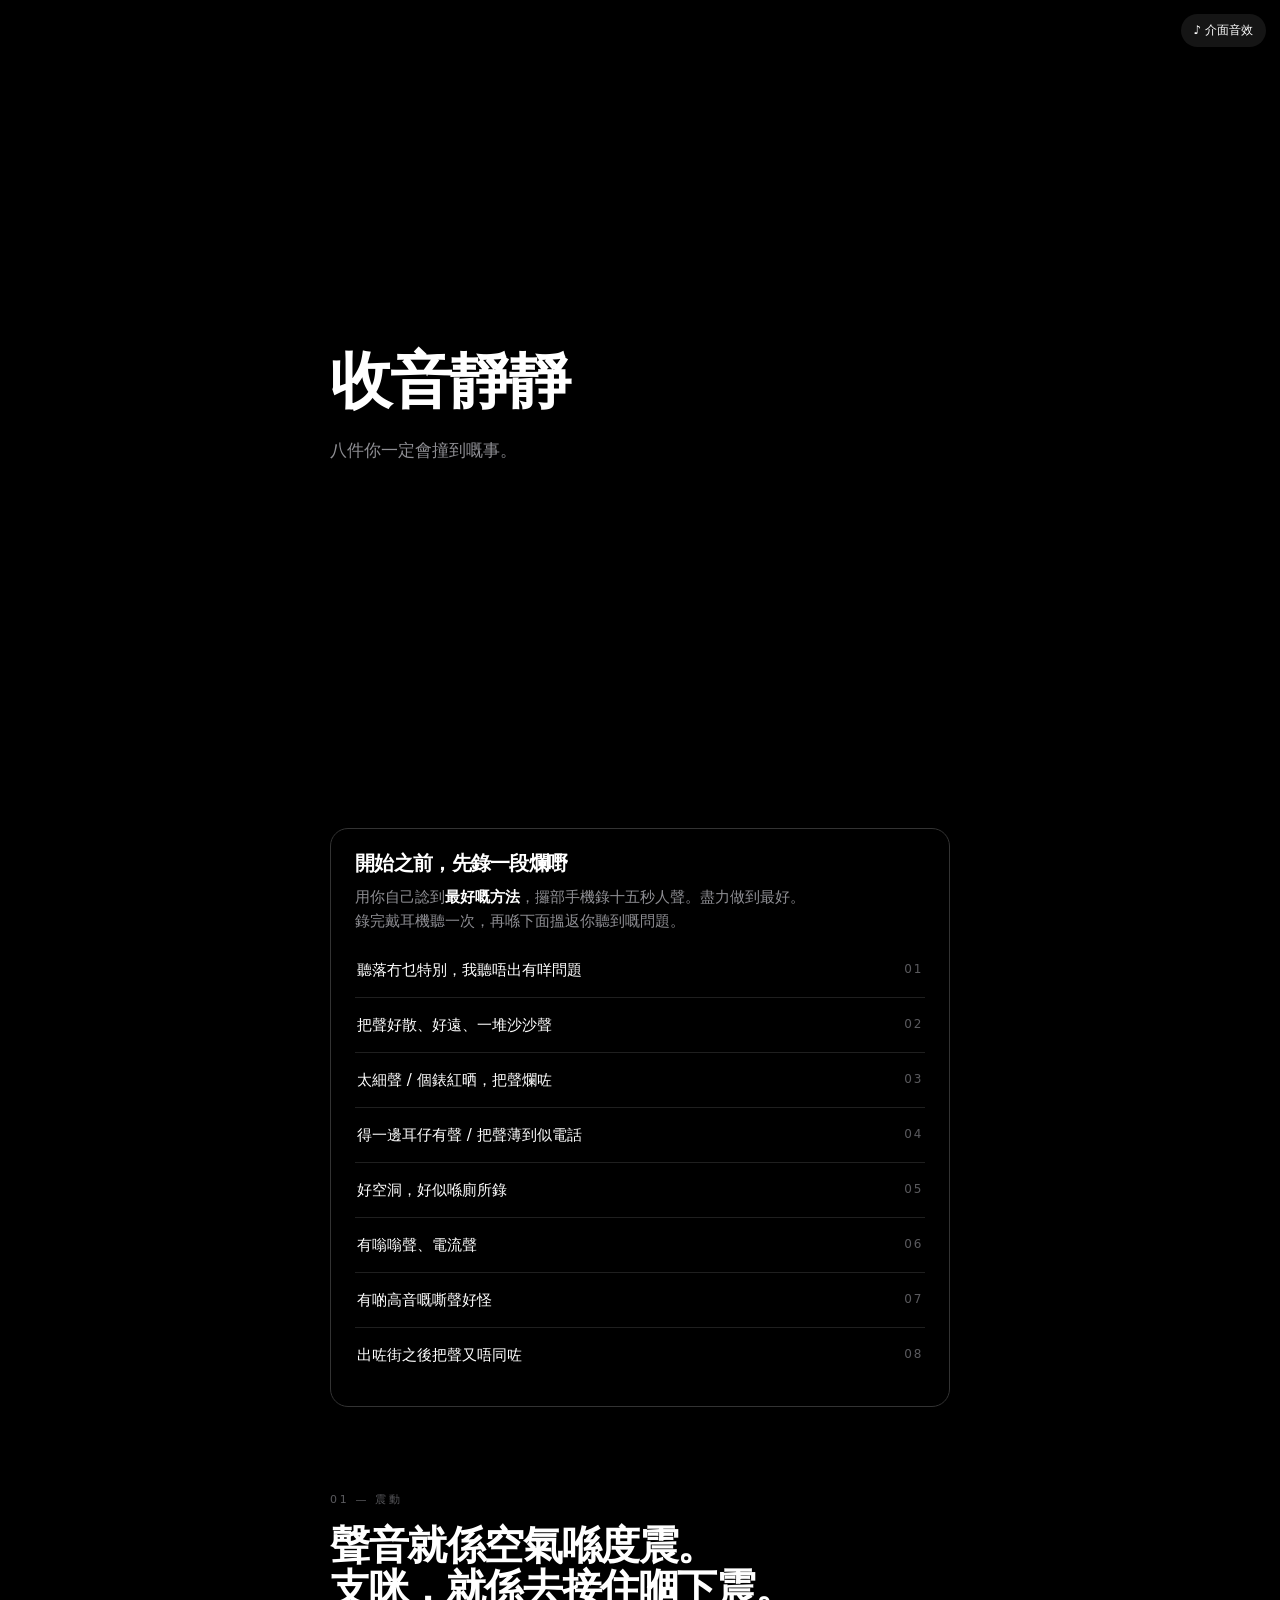
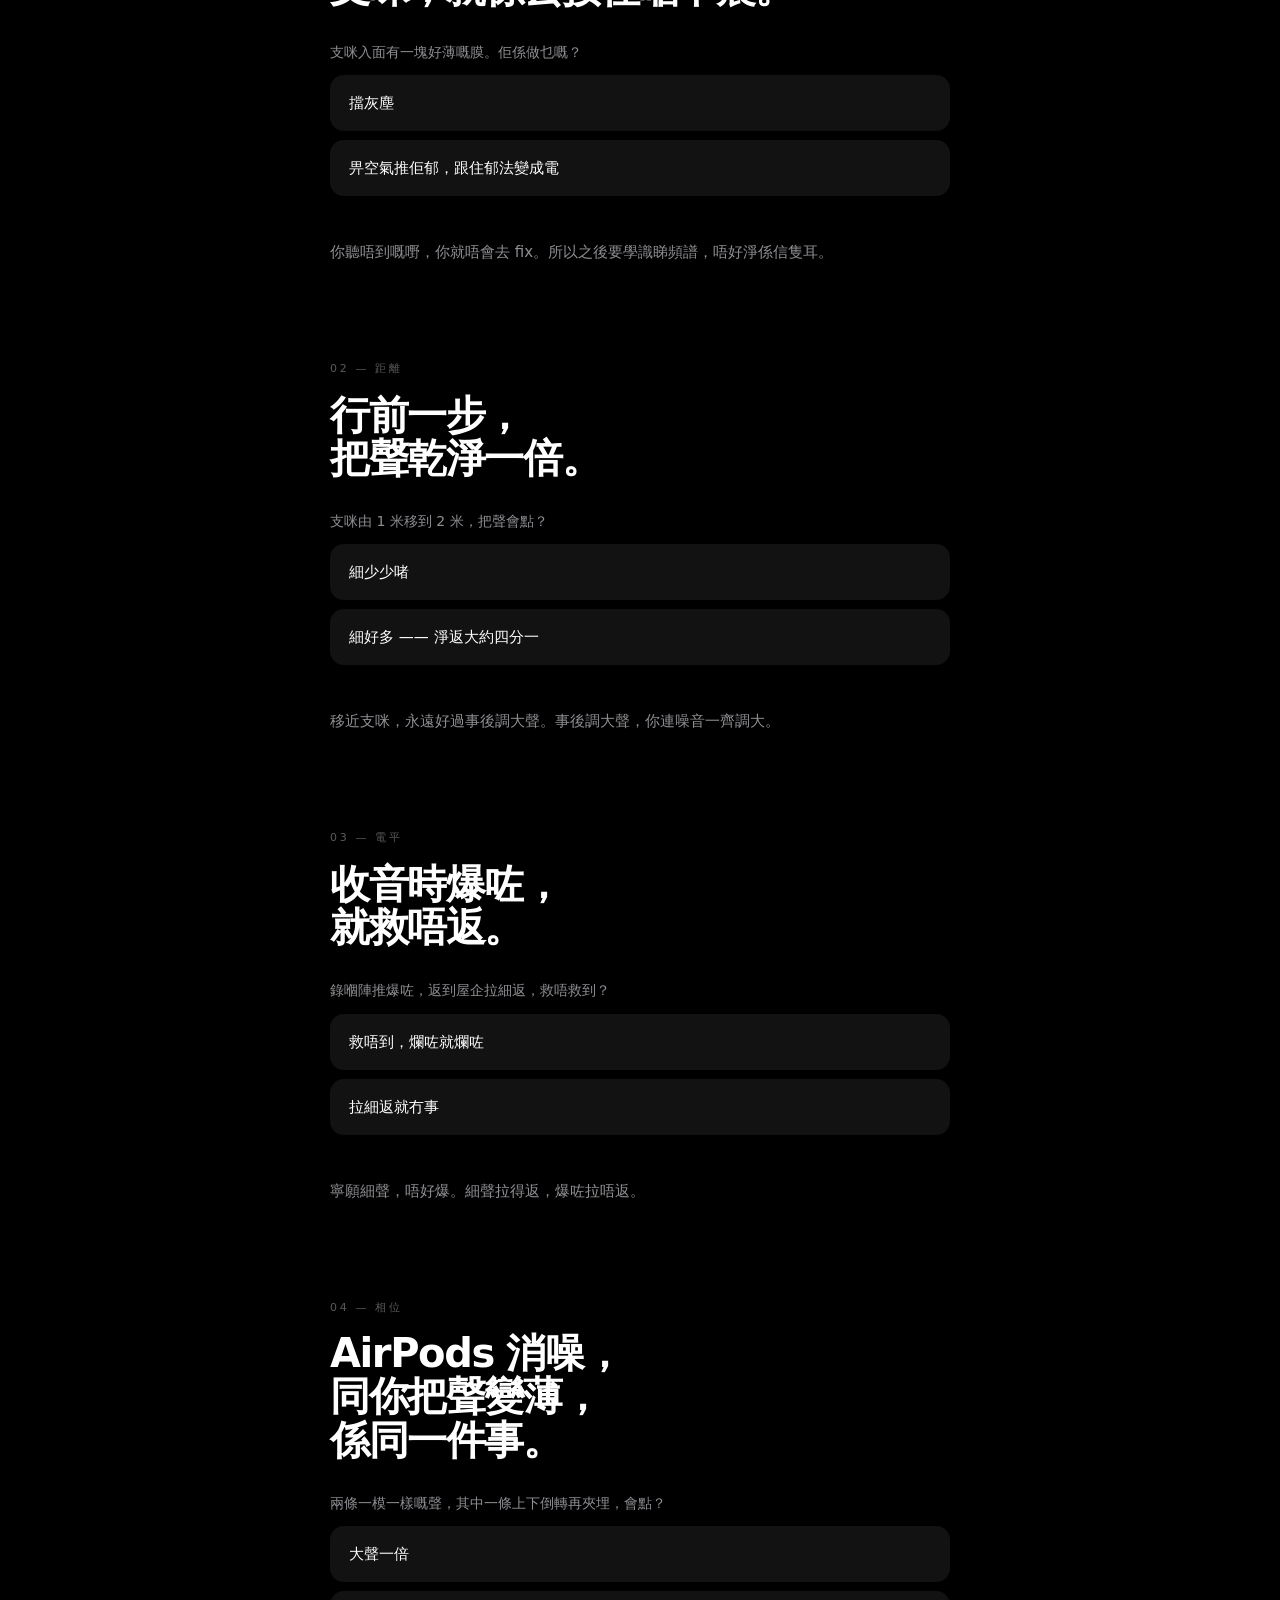
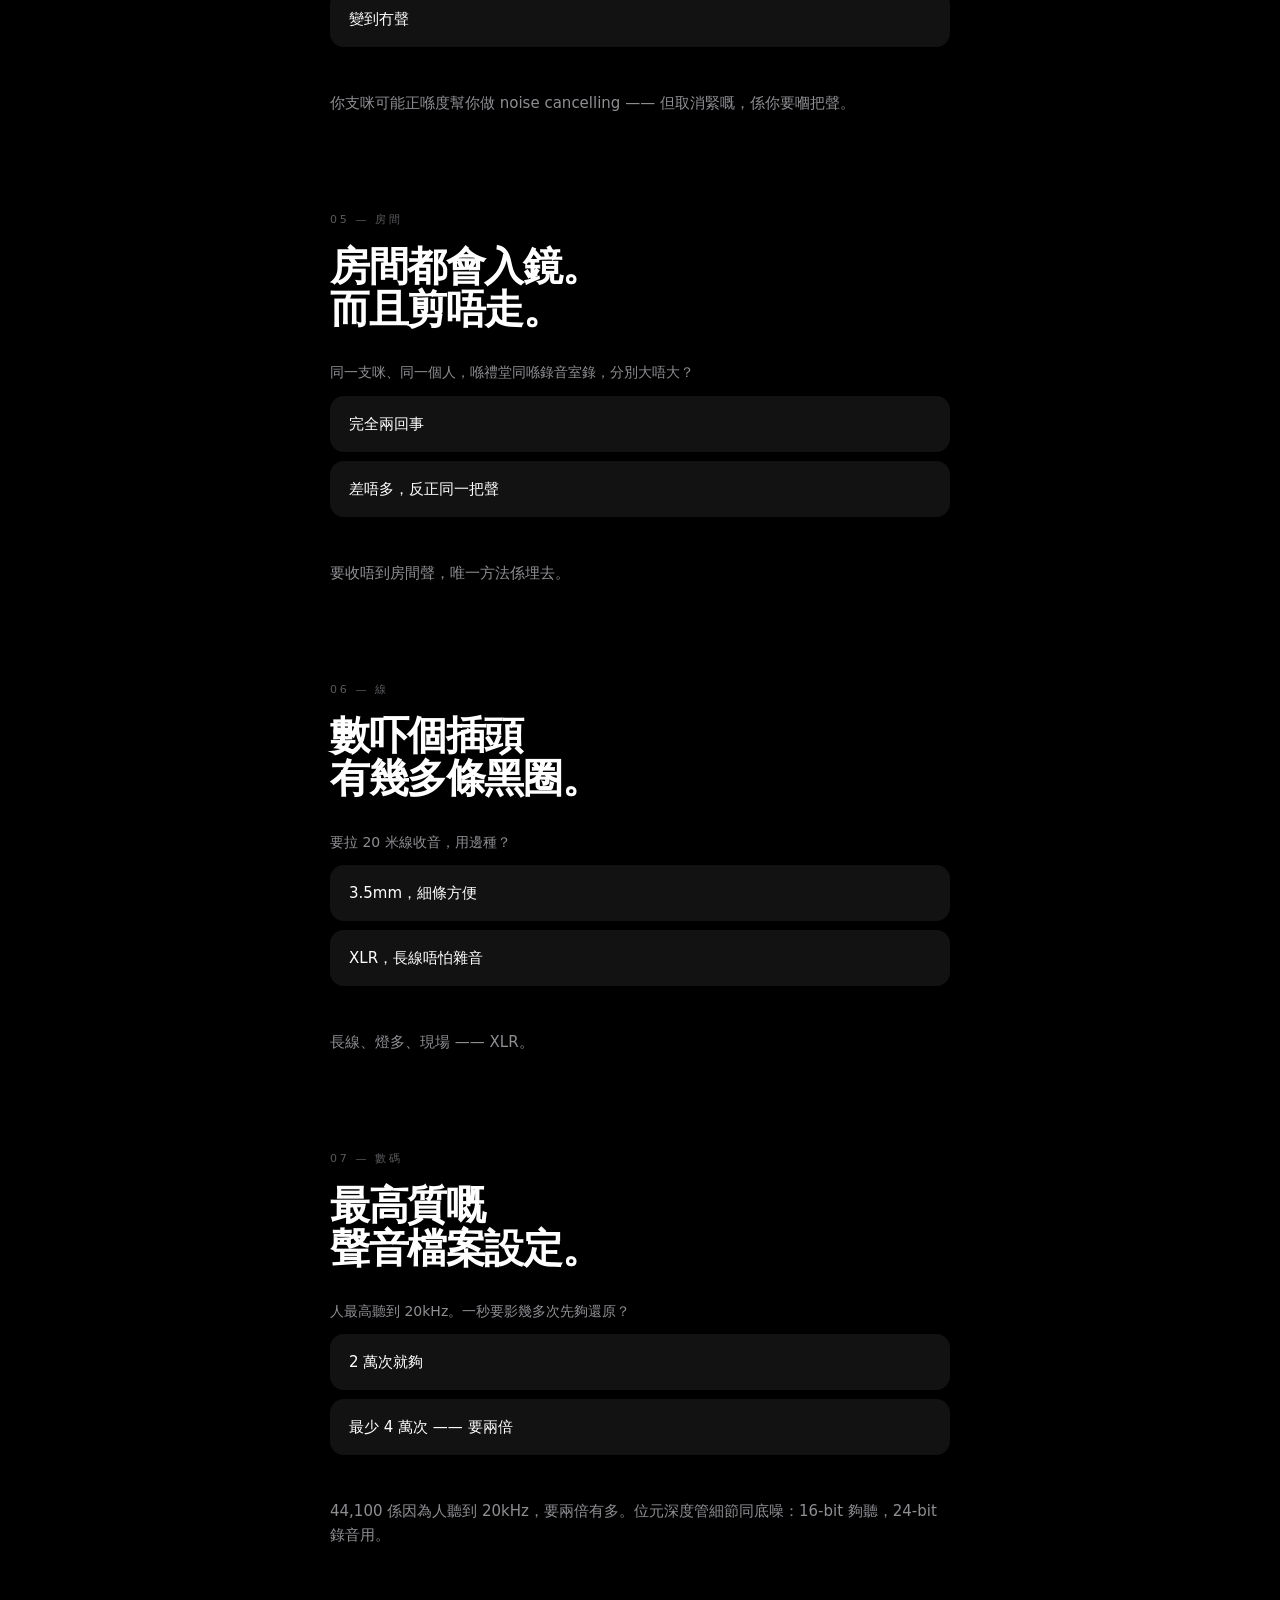
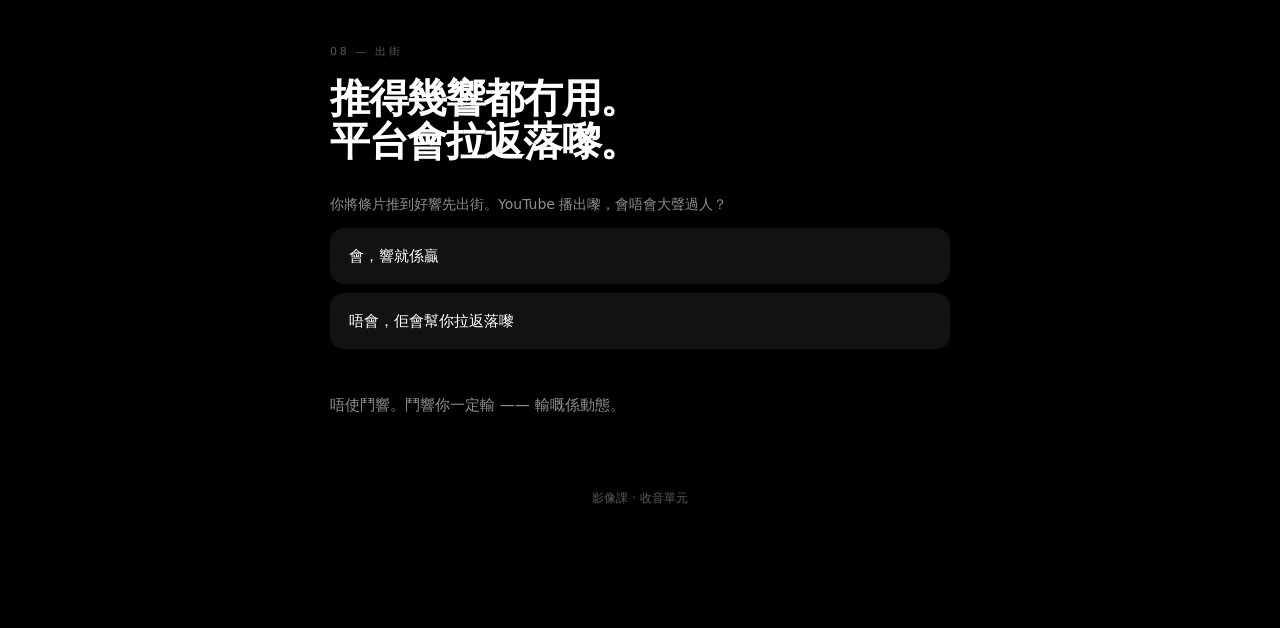
<file: sound-basics.html>
<!DOCTYPE html>
<html lang="zh-HK">
<head>
<meta charset="utf-8">
<meta name="viewport" content="width=device-width, initial-scale=1, viewport-fit=cover">
<title>收音靜靜</title>
<style>
:root{
  --bg:#000; --panel:#0e0e0e; --line:#1f1f1f; --line2:#333;
  --fg:#fff; --dim:#8e8e93; --dim2:#5a5a5e;
  --ok:#7ee0a0; --warn:#ffd60a; --no:#ff6b5e; --hot:#ff453a; --cool:#64d2ff;
  --spring:cubic-bezier(.16,1,.3,1);
}
*{box-sizing:border-box;-webkit-tap-highlight-color:transparent}
html{scroll-behavior:smooth}
body{
  margin:0; background:var(--bg); color:var(--fg);
  font-family:-apple-system,BlinkMacSystemFont,"SF Pro TC","PingFang TC","Noto Sans TC","Microsoft JhengHei",system-ui,sans-serif;
  font-size:16px; line-height:1.6; -webkit-font-smoothing:antialiased;
  padding:0 20px 120px; max-width:660px; margin:0 auto;
}
h1,h2,h3{margin:0; font-weight:700; letter-spacing:-.035em; line-height:1.08}

#bar{position:fixed;top:0;left:0;height:2px;background:var(--fg);width:0;z-index:50;transition:width .2s linear}
#snd{position:fixed;top:14px;right:14px;z-index:50;background:rgba(30,30,30,.72);backdrop-filter:blur(14px);
  color:var(--dim);border:0;border-radius:999px;padding:7px 13px;font:inherit;font-size:12px;cursor:pointer}
#snd.on{color:var(--fg)}

#hero{min-height:88vh;display:flex;flex-direction:column;justify-content:center;padding:60px 0 40px}
#hero h1{font-size:clamp(36px,11.5vw,62px)}
#hero .lede{color:var(--dim);font-size:17px;margin:22px 0 0;max-width:30em}
.cue{margin-top:44px;color:var(--dim2);font-size:12px;letter-spacing:.2em}

.task{border:1px solid var(--line2);border-radius:18px;padding:24px;margin:36px 0 0}
.task h3{font-size:20px;margin-bottom:6px}
.task .diag{margin:10px 0 0}
.diag a{display:flex;justify-content:space-between;align-items:center;gap:14px;
  padding:15px 2px;border-bottom:1px solid var(--line);color:var(--fg);text-decoration:none;font-size:15px}
.diag a:last-child{border-bottom:0}
.diag a span{color:var(--dim2);font-size:12px;letter-spacing:.14em;white-space:nowrap}

.card{padding:84px 0 12px;opacity:0;transform:translateY(26px);
  transition:opacity .8s var(--spring),transform .8s var(--spring)}
.card.in{opacity:1;transform:none}
.eyebrow{font-size:11px;letter-spacing:.24em;color:var(--dim2);margin-bottom:16px;font-variant-numeric:tabular-nums}
.card h2{font-size:clamp(26px,7.2vw,40px)}
.card .note{color:var(--dim);font-size:15px;margin:18px 0 0}

.quiz{margin:30px 0 0}
.quiz .q{font-size:14px;color:var(--dim);margin:0 0 12px}
.opt{display:block;width:100%;text-align:left;margin-bottom:9px;background:#121212;color:var(--fg);
  border:1px solid transparent;border-radius:14px;padding:15px 18px;font:inherit;font-size:15px;cursor:pointer;
  transition:transform .45s var(--spring),background .3s,border-color .3s,color .3s}
.opt:active{transform:scale(.975)}
.opt.ok{border-color:var(--ok);color:var(--ok);background:rgba(126,224,160,.07)}
.opt.bad{border-color:var(--no);color:var(--no);background:rgba(255,107,94,.07)}
.opt.ans{border-color:var(--ok);color:var(--ok)}
.opt[disabled]{cursor:default}

.toy{margin:26px 0 0;border-radius:20px;background:var(--panel);border:1px solid var(--line);
  padding:22px 20px;max-height:0;overflow:hidden;opacity:0;padding-top:0;padding-bottom:0;border-width:0;
  transition:max-height .9s var(--spring),opacity .6s ease .15s,padding .9s var(--spring),border-width .3s}
.toy.open{max-height:5200px;opacity:1;padding-top:22px;padding-bottom:22px;border-width:1px}

canvas{display:block;width:100%;background:#000;border-radius:12px;touch-action:none}

.row{display:flex;gap:9px;flex-wrap:wrap;align-items:center;margin-top:16px}
button.act{background:var(--fg);color:#000;border:0;border-radius:999px;padding:13px 24px;
  font:inherit;font-size:15px;font-weight:600;cursor:pointer;transition:transform .45s var(--spring),background .3s,color .3s}
button.act:active{transform:scale(.95)}
button.act.off{background:#1c1c1e;color:var(--fg)}
button.pill{flex:1 1 auto;min-width:76px;background:#1c1c1e;color:var(--dim);border:0;border-radius:999px;
  padding:11px 8px;font:inherit;font-size:13px;cursor:pointer;transition:transform .45s var(--spring),background .3s,color .3s}
button.pill:active{transform:scale(.94)}
button.pill.on{background:var(--fg);color:#000;font-weight:600}

label.sl{display:block;margin-top:20px}
label.sl .lab{display:flex;justify-content:space-between;font-size:13px;color:var(--dim);margin-bottom:2px}
label.sl .val{color:var(--fg);font-variant-numeric:tabular-nums;font-weight:600}
input[type=range]{-webkit-appearance:none;appearance:none;width:100%;height:30px;background:transparent;margin:0;cursor:pointer}
input[type=range]::-webkit-slider-runnable-track{height:4px;border-radius:2px;background:#2c2c2e}
input[type=range]::-moz-range-track{height:4px;border-radius:2px;background:#2c2c2e}
input[type=range]::-webkit-slider-thumb{-webkit-appearance:none;width:26px;height:26px;border-radius:50%;
  background:#fff;margin-top:-11px;box-shadow:0 1px 6px rgba(0,0,0,.6)}
input[type=range]::-moz-range-thumb{width:26px;height:26px;border-radius:50%;background:#fff;border:0}

.meta{opacity:0;transform:translateY(8px);transition:opacity .7s var(--spring),transform .7s var(--spring)}
.meta.on{opacity:1;transform:none}
.readout{display:flex;gap:22px;flex-wrap:wrap;margin-top:18px;font-variant-numeric:tabular-nums}
.readout div{font-size:12px;color:var(--dim2)}
.readout b{display:block;font-size:26px;color:var(--fg);font-weight:700;letter-spacing:-.03em;line-height:1.2}
.readout b.hot{color:var(--hot)} .readout b.ok{color:var(--ok)} .readout b.warn{color:var(--warn)} .readout b.cool{color:var(--cool)}

/* live level meter */
.meter{position:relative;height:30px;border-radius:8px;overflow:hidden;margin-top:20px;
  background:linear-gradient(90deg,#162b1e 0%,#162b1e 80%,#3d3413 80%,#3d3413 90%,#3d1b18 90%,#3d1b18 100%)}
.mfill{position:absolute;left:0;top:0;bottom:0;width:0;background:var(--ok);transition:width .07s linear,background .18s}
.mfill.warn{background:var(--warn)} .mfill.peak{background:var(--hot)}
.mmark{position:absolute;top:0;bottom:0;left:80%;width:2px;background:rgba(255,255,255,.85)}
.mscale{display:flex;font-size:11px;color:var(--dim2);margin-top:7px;font-variant-numeric:tabular-nums;position:relative;height:16px}
.mscale span{position:absolute;transform:translateX(-50%)}

.take,.note{}
.spec{margin-top:22px;border-top:1px solid var(--line);padding-top:18px}
.spec dl{margin:0;display:grid;grid-template-columns:auto 1fr;gap:9px 16px;font-size:14px}
.spec dt{color:var(--dim);white-space:nowrap}
.spec dd{margin:0;font-variant-numeric:tabular-nums;text-align:right}
.spec h4{margin:0 0 12px;font-size:12px;letter-spacing:.18em;color:var(--dim2);font-weight:600}

table.t{width:100%;border-collapse:collapse;font-size:13.5px;margin-top:14px}
table.t th{text-align:left;color:var(--dim2);font-weight:600;font-size:11px;letter-spacing:.14em;padding:0 8px 8px 0}
table.t td{padding:9px 8px 9px 0;border-top:1px solid var(--line);vertical-align:top}
table.t td:first-child{white-space:nowrap;font-weight:600}
table.t .y{color:var(--ok)} table.t .n{color:var(--dim2)}

.fig{width:100%;height:auto;display:block;margin-top:20px;background:#060606;border-radius:14px;border:1px solid var(--line)}
.fig text{font-family:-apple-system,"PingFang TC","Noto Sans TC",sans-serif;font-weight:500}
.cap{font-size:12px;color:var(--dim2);margin:9px 2px 0;line-height:1.55}

.ph{margin:20px 0 0}
.ph img{width:100%;height:auto;display:block;border-radius:14px;border:1px solid var(--line)}
.ph figcaption{font-size:12px;color:var(--dim2);margin-top:9px;line-height:1.5}
.grid2,.grid3{display:grid;gap:10px;margin-top:20px}
.grid2{grid-template-columns:1fr 1fr}
.grid3{grid-template-columns:repeat(3,1fr)}
.grid2 .ph,.grid3 .ph{margin:0}
@media(max-width:430px){.grid3{grid-template-columns:1fr}}

details{margin-top:18px;border-top:1px solid var(--line);padding-top:12px}
summary{cursor:pointer;font-size:13px;color:var(--dim);list-style:none;display:flex;
  justify-content:space-between;align-items:center;padding:5px 0}
summary::-webkit-details-marker{display:none}
summary::after{content:"＋";color:var(--dim2);font-size:15px}
details[open] summary::after{content:"−"}
details .spec{border-top:0;padding-top:10px;margin-top:4px}

.aside{margin-top:20px;font-size:14px;color:var(--dim);line-height:1.65}
.aside b{color:var(--fg);font-weight:600}
.warnbox{margin-top:16px;font-size:13px;color:var(--dim2);line-height:1.6}
.verdict{margin-top:18px;border-radius:14px;background:#1c1c1e;padding:18px;font-size:17px;font-weight:600;
  line-height:1.45;opacity:0;transform:scale(.97);transition:all .6s var(--spring)}
.verdict.on{opacity:1;transform:none}
.verdict small{display:block;font-weight:400;font-size:13px;color:var(--dim);margin-top:8px;line-height:1.55}

#end{padding:90px 0 0}
#end h2{font-size:clamp(26px,7.2vw,40px)}
#end ol{margin:28px 0 0;padding:0;list-style:none;counter-reset:n}
#end li{counter-increment:n;padding:15px 0 15px 42px;border-bottom:1px solid var(--line);position:relative;font-size:15.5px}
#end li::before{content:counter(n,decimal-leading-zero);position:absolute;left:0;top:16px;
  font-size:11px;letter-spacing:.14em;color:var(--dim2);font-variant-numeric:tabular-nums}
#end li:last-child{border-bottom:0}
footer{color:var(--dim2);font-size:12px;text-align:center;padding:60px 0 0}
@media(prefers-reduced-motion:reduce){*{transition:none!important;animation:none!important}.card{opacity:1;transform:none}}
</style>
</head>
<body>

<div id="bar"></div>
<button id="snd" class="on">♪ 介面音效</button>

<div id="hero">
  <h1>收音靜靜</h1>
  <p class="lede">八件你一定會撞到嘅事。</p>
</div>

<div class="task">
  <h3>開始之前，先錄一段爛嘢</h3>
  <p style="color:var(--dim);font-size:15px;margin:10px 0 0">
    用你自己諗到<b style="color:var(--fg)">最好嘅方法</b>，攞部手機錄十五秒人聲。盡力做到最好。<br>
    錄完戴耳機聽一次，再喺下面搵返你聽到嘅問題。</p>
  <div class="diag">
    <a href="#c1">聽落冇乜特別，我聽唔出有咩問題<span>01</span></a>
    <a href="#c2">把聲好散、好遠、一堆沙沙聲<span>02</span></a>
    <a href="#c3">太細聲 / 個錶紅晒，把聲爛咗<span>03</span></a>
    <a href="#c4">得一邊耳仔有聲 / 把聲薄到似電話<span>04</span></a>
    <a href="#c5">好空洞，好似喺廁所錄<span>05</span></a>
    <a href="#c6">有嗡嗡聲、電流聲<span>06</span></a>
    <a href="#c7">有啲高音嘅嘶聲好怪<span>07</span></a>
    <a href="#c8">出咗街之後把聲又唔同咗<span>08</span></a>
  </div>
</div>

<!-- 01 -->
<section class="card" id="c1">
  <div class="eyebrow">01 — 震動</div>
  <h2>聲音就係空氣喺度震。<br>支咪，就係去接住嗰下震。</h2>

  <div class="quiz" data-a="b">
    <p class="q">支咪入面有一塊好薄嘅膜。佢係做乜嘅？</p>
    <button class="opt" data-k="a">擋灰塵</button>
    <button class="opt" data-k="b">畀空氣推佢郁，跟住郁法變成電</button>
  </div>

  <div class="toy">
    <svg class="fig" viewBox="0 0 620 210" role="img" aria-label="由聲帶到電訊號">
      <defs><marker id="a1" viewBox="0 0 10 10" refX="8" refY="5" markerWidth="6" markerHeight="6" orient="auto">
        <path d="M0 0L10 5L0 10z" fill="#5a5a5e"/></marker></defs>
      <circle cx="58" cy="96" r="24" fill="#3a3a3c"/>
      <path d="M34 142a24 24 0 0 1 48 0" fill="#3a3a3c"/>
      <text x="58" y="182" fill="#8e8e93" font-size="12" text-anchor="middle">① 聲帶震</text>
      <g stroke="#48484a">
        <path d="M96 96h14M120 96h14M144 96h14M168 96h14M192 96h14" stroke-width="7" stroke-linecap="round" opacity=".8"/>
        <path d="M108 78v36M132 78v36M156 78v36M180 78v36M204 78v36" stroke-width="1" opacity=".35"/></g>
      <text x="152" y="182" fill="#8e8e93" font-size="12" text-anchor="middle">② 空氣一疏一密</text>
      <text x="152" y="52" fill="#5a5a5e" font-size="11" text-anchor="middle">冇嘢飛過嚟，淨係推</text>
      <rect x="236" y="56" width="16" height="80" rx="8" fill="#2c2c2e" stroke="#5a5a5e" stroke-width="1.5"/>
      <path d="M244 56c14 10 14 70 0 80" fill="none" stroke="#fff" stroke-width="2.5"/>
      <text x="252" y="182" fill="#fff" font-size="12" text-anchor="middle">③ 咪膜跟住震</text>
      <path d="M270 96h44" stroke="#5a5a5e" stroke-width="1.5" marker-end="url(#a1)" fill="none"/>
      <rect x="322" y="70" width="72" height="52" rx="10" fill="#2c2c2e" stroke="#5a5a5e" stroke-width="1.5"/>
      <path d="M338 96h12l6-14 8 28 6-14h14" fill="none" stroke="#7ee0a0" stroke-width="2"/>
      <text x="358" y="182" fill="#8e8e93" font-size="12" text-anchor="middle">④ 變成電</text>
      <path d="M402 96h40" stroke="#5a5a5e" stroke-width="1.5" marker-end="url(#a1)" fill="none"/>
      <rect x="450" y="58" width="140" height="76" rx="10" fill="#000" stroke="#3a3a3c" stroke-width="1.5"/>
      <path d="M458 96q14-26 28 0t28 0t28 0t28 0t20 0" fill="none" stroke="#fff" stroke-width="2"/>
      <text x="520" y="182" fill="#8e8e93" font-size="12" text-anchor="middle">⑤ 存落部機</text>
    </svg>
    <p class="cap">由頭到尾都係同一下震，只係換咗四次身份：空氣 → 薄膜 → 電 → 數字。<b style="color:#fff">中間任何一步整衰咗，後面都補唔返。</b></p>

    <canvas id="k1" height="160" style="margin-top:20px"></canvas>
    <label class="sl"><span class="lab">震得幾快<span class="val" id="v1f">440 Hz</span></span>
      <input type="range" id="r1f" min="0" max="1000" value="500"></label>
    <label class="sl"><span class="lab">震得幾大力<span class="val" id="v1a">60%</span></span>
      <input type="range" id="r1a" min="5" max="100" value="60"></label>
    <div class="row"><button class="act" id="b1">播放</button></div>
    <p class="aside">震得<b>快</b> = 高音。震得<b>大力</b> = 大聲。淨係呢兩樣。</p>

    <div class="spec">
      <h4>順手 — 你隻耳幾多歲</h4>
      <div class="row" id="hz">
        <button class="pill" data-i="0">8k</button>
        <button class="pill" data-i="1">12k</button>
        <button class="pill" data-i="2">14k</button>
        <button class="pill" data-i="3">15k</button>
        <button class="pill" data-i="4">17k</button>
        <button class="pill" data-i="5">19k</button>
      </div>
      <div class="row" id="hq" style="display:none">
        <button class="act off" id="hy">聽到</button>
        <button class="act off" id="hn">聽唔到</button>
      </div>
      <div class="verdict" id="hv"></div>
      <div class="warnbox">呢個係玩，唔係聽力測試。<b style="color:var(--fg)">播唔到 ≠ 你聽唔到</b> —— 好多手機喇叭出唔到 17k。</div>
      <details><summary>Mosquito：用聽力趕人</summary>
        <div class="aside">2005 年英國有人做咗個裝置，喺舖頭門口播 17kHz 趕走聚埋一堆嘅後生仔 —— 成年人聽唔到。後尾學生反過來攞嚟做手機鈴聲，喺堂上響，老師完全唔知。</div>
      </details>
    </div>
  </div>

  <p class="note">你聽唔到嘅嘢，你就唔會去 fix。所以之後要學識睇頻譜，唔好淨係信隻耳。</p>
</section>

<!-- 02 -->
<section class="card" id="c2">
  <div class="eyebrow">02 — 距離</div>
  <h2>行前一步，<br>把聲乾淨一倍。</h2>

  <div class="quiz" data-a="b">
    <p class="q">支咪由 1 米移到 2 米，把聲會點？</p>
    <button class="opt" data-k="a">細少少啫</button>
    <button class="opt" data-k="b">細好多 —— 淨返大約四分一</button>
  </div>

  <div class="toy">
    <canvas id="k2" height="180"></canvas>
    <label class="sl"><span class="lab">咪同人嘅距離<span class="val" id="v2">0.50 m</span></span>
      <input type="range" id="r2" min="25" max="400" value="50"></label>
    <div class="row"><button class="act" id="b2">播放</button></div>
    <div class="readout meta" id="m2">
      <div>人聲<b id="o2s">100%</b></div>
      <div>房間噪音<b id="o2n">冇變</b></div>
      <div>聽唔聽得清<b id="o2r">清楚</b></div>
    </div>
    <p class="aside">郁個滑桿，留意兩件事：<b>人聲愈嚟愈細，但沙沙聲一直都喺度。</b>所以走遠咗，你唔止細聲咗 —— 係噪音佔咗上風。</p>

    <div class="grid3">
      <figure class="ph"><img src="img/mic-boom.jpg" alt="" loading="lazy" onerror="this.closest('figure').style.display='none'">
        <figcaption>Boom · 頭頂 0.4m</figcaption></figure>
      <figure class="ph"><img src="img/mic-lav.jpg" alt="" loading="lazy" onerror="this.closest('figure').style.display='none'">
        <figcaption>領夾 · 0.2m</figcaption></figure>
      <figure class="ph"><img src="img/mic-phone.jpg" alt="" loading="lazy" onerror="this.closest('figure').style.display='none'">
        <figcaption>手機喺枱 · 1.2m</figcaption></figure>
    </div>
    <p class="cap">同一句對白，三個位，結果差好遠。器材貴唔貴，冇擺位重要。</p>

    <svg class="fig" viewBox="0 0 620 216" role="img" aria-label="咪頭指向性">
      <g fill="none" stroke="#2c2c2e" stroke-width="1" stroke-dasharray="3 4">
        <circle cx="105" cy="108" r="56"/><circle cx="310" cy="108" r="56"/><circle cx="505" cy="108" r="56"/></g>
      <circle cx="105" cy="108" r="50" fill="#64d2ff" fill-opacity=".16" stroke="#64d2ff" stroke-width="1.5"/>
      <path transform="translate(310 108)" fill="#7ee0a0" fill-opacity=".18" stroke="#7ee0a0" stroke-width="1.5"
        d="M0,-52 L13.2,-49.4 L24.2,-42 L31.4,-31.4 L33.8,-19.5 L31.6,-8.5 L26,0 L18.6,5 L11.3,6.5 L5.4,5.4 L1.8,3 L0.2,0.9 L0,0 L-0.2,0.9 L-1.8,3 L-5.4,5.4 L-11.3,6.5 L-18.6,5 L-26,0 L-31.6,-8.5 L-33.8,-19.5 L-31.4,-31.4 L-24.2,-42 L-13.2,-49.4 Z"/>
      <path transform="translate(505 108)" fill="#ffffff" fill-opacity=".2" stroke="#fff" stroke-width="1.5"
        d="M0,-52 L12.2,-45.6 L17.6,-30.5 L14.8,-14.8 L8.7,-5 L4.6,-1.2 L4,0 L3.9,1 L3.5,2 L2.8,2.8 L2,3.5 L1,3.9 L0,4 L-1,3.9 L-2,3.5 L-2.8,2.8 L-3.5,2 L-3.9,1 L-4,0 L-4.6,-1.2 L-8.7,-5 L-14.8,-14.8 L-17.6,-30.5 L-12.2,-45.6 Z"/>
      <g fill="#fff"><circle cx="105" cy="108" r="4"/><circle cx="310" cy="108" r="4"/><circle cx="505" cy="108" r="4"/></g>
      <g fill="#8e8e93" font-size="11" text-anchor="middle">
        <text x="105" y="20">↑ 前</text><text x="310" y="20">↑ 前</text><text x="505" y="20">↑ 前</text></g>
      <g font-size="12.5" text-anchor="middle">
        <text x="105" y="196" fill="#64d2ff">Omni 全指向</text>
        <text x="310" y="196" fill="#7ee0a0">Cardioid 心形</text>
        <text x="505" y="196" fill="#fff">Shotgun 槍咪</text></g>
      <g fill="#5a5a5e" font-size="11" text-anchor="middle">
        <text x="105" y="212">連房間一齊收</text><text x="310" y="212">背後唔收</text><text x="505" y="212">對準先收到</text></g>
    </svg>
    <p class="cap">收到幾多，唔淨止睇距離，仲睇角度。槍咪對唔正等於冇。</p>

    <details><summary>想知確實數字</summary>
      <div class="aside">距離加倍，音量跌 <b>6dB</b>，能量剩返四分一。呢條叫平方反比定律 —— 同光一模一樣，行遠一倍，光暗四倍。</div>
    </details>
  </div>

  <p class="note">移近支咪，永遠好過事後調大聲。事後調大聲，你連噪音一齊調大。</p>
</section>

<!-- 03 -->
<section class="card" id="c3">
  <div class="eyebrow">03 — 電平</div>
  <h2>收音時爆咗，<br>就救唔返。</h2>

  <div class="quiz" data-a="a">
    <p class="q">錄嗰陣推爆咗，返到屋企拉細返，救唔救到？</p>
    <button class="opt" data-k="a">救唔到，爛咗就爛咗</button>
    <button class="opt" data-k="b">拉細返就冇事</button>
  </div>

  <div class="toy">
    <canvas id="k3" height="190"></canvas>

    <div class="meter"><div class="mfill" id="mfill"></div><div class="mmark"></div></div>
    <div class="mscale">
      <span style="left:0%">−60</span><span style="left:33%">−40</span><span style="left:66%">−20</span>
      <span style="left:80%">−12</span><span style="left:90%">−6</span><span style="left:98%">0</span>
    </div>
    <div class="readout meta" id="m3" style="margin-top:14px">
      <div>錶讀數<b id="o3f">−12.0 dB</b></div>
      <div>狀態<b id="o3s">啱</b></div>
    </div>

    <label class="sl"><span class="lab">佢講嘢有幾大聲<span class="val" id="v3s">正常講嘢</span></span>
      <input type="range" id="r3s" min="45" max="95" value="65"></label>
    <label class="sl"><span class="lab">錄音機 Gain<span class="val" id="v3g">+40</span></span>
      <input type="range" id="r3g" min="0" max="70" value="40"></label>
    <div class="row">
      <button class="act" id="b3">播放</button>
      <button class="act off" id="b3f">事後拉細返</button>
    </div>
    <p class="aside">目標：個錶最大聲嗰下<b>剛剛掂到白線</b>（綠色頂）。入咗黃色 = 危險，入咗紅色 = 已經爛。</p>

    <svg class="fig" viewBox="0 0 620 306" role="img" aria-label="錄音機上邊個位控制乜">
      <g fill="#3a3a3c" stroke="#5a5a5e" stroke-width="1.5">
        <g transform="translate(258 30) rotate(-30)"><rect x="-13" y="-30" width="26" height="46" rx="13"/></g>
        <g transform="translate(362 30) rotate(30)"><rect x="-13" y="-30" width="26" height="46" rx="13"/></g></g>
      <rect x="180" y="26" width="260" height="256" rx="22" fill="#1c1c1e" stroke="#3a3a3c" stroke-width="1.5"/>
      <rect x="204" y="52" width="212" height="94" rx="9" fill="#000" stroke="#3a3a3c" stroke-width="1.5"/>
      <rect x="215" y="70" width="190" height="13" rx="3" fill="#0f0f10"/>
      <rect x="215" y="70" width="152" height="13" rx="3" fill="#7ee0a0"/>
      <rect x="386" y="70" width="19" height="13" rx="3" fill="#ff453a" fill-opacity=".35"/>
      <rect x="215" y="89" width="190" height="13" rx="3" fill="#0f0f10"/>
      <rect x="215" y="89" width="146" height="13" rx="3" fill="#7ee0a0"/>
      <rect x="386" y="89" width="19" height="13" rx="3" fill="#ff453a" fill-opacity=".35"/>
      <path d="M367 66v40" stroke="#fff" stroke-width="1.5"/>
      <text x="215" y="137" fill="#fff" font-size="13">−12.0 dB</text>
      <text x="405" y="137" fill="#7ee0a0" font-size="11" text-anchor="end">24bit / 48k</text>
      <circle cx="248" cy="196" r="27" fill="#0f0f10" stroke="#5a5a5e" stroke-width="2"/>
      <path d="M248 196l14-19" stroke="#fff" stroke-width="3" stroke-linecap="round"/>
      <text x="248" y="240" fill="#8e8e93" font-size="11" text-anchor="middle">GAIN</text>
      <circle cx="368" cy="196" r="23" fill="#ff453a"/>
      <text x="368" y="240" fill="#8e8e93" font-size="11" text-anchor="middle">REC</text>
      <g fill="#0f0f10" stroke="#5a5a5e" stroke-width="1.5">
        <circle cx="248" cy="266" r="9"/><circle cx="310" cy="266" r="9"/><circle cx="372" cy="266" r="9"/></g>
      <g stroke="#48484a" stroke-width="1.2" fill="none" stroke-dasharray="3 3">
        <path d="M150 88h50"/><path d="M150 196h64"/><path d="M470 266h-88"/><path d="M470 34h-90"/></g>
      <g fill="#8e8e93" font-size="12">
        <text x="144" y="84" text-anchor="end">個錶睇呢度</text>
        <text x="144" y="192" text-anchor="end">Gain 喺呢度</text>
        <text x="144" y="208" text-anchor="end" fill="#5a5a5e" font-size="11">唔係「咪嘅 dB」</text>
        <text x="478" y="264">耳機</text>
        <text x="478" y="280" fill="#5a5a5e" font-size="11">唔插＝盲錄</text>
        <text x="478" y="38">咪頭</text></g>
    </svg>
    <p class="cap">你調嘅係機上面嘅 Gain。支咪本身冇得調。</p>

    <details><summary>正式數字同前級 gain</summary>
      <div class="spec">
        <dl>
          <dt>對白峰值</dt><dd>−12 dBFS</dd>
          <dt>最爆嗰下</dt><dd>唔好過 −6 dBFS</dd>
          <dt>自動 gain (AGC)</dt><dd>閂咗佢</dd>
          <dt>動圈咪收對白</dt><dd>+50 ~ +60 dB</dd>
          <dt>電容咪收對白</dt><dd>+30 ~ +45 dB</dd>
          <dt>48V phantom</dt><dd>同大細聲無關</dd>
        </dl>
        <p class="aside">Phantom 係電容咪要電。開咗唔會大聲啲。</p>
      </div>
    </details>
  </div>

  <p class="note">寧願細聲，唔好爆。細聲拉得返，爆咗拉唔返。</p>
</section>

<!-- 04 -->
<section class="card" id="c4">
  <div class="eyebrow">04 — 相位</div>
  <h2>AirPods 消噪，<br>同你把聲變薄，<br>係同一件事。</h2>

  <div class="quiz" data-a="b">
    <p class="q">兩條一模一樣嘅聲，其中一條上下倒轉再夾埋，會點？</p>
    <button class="opt" data-k="a">大聲一倍</button>
    <button class="opt" data-k="b">變到冇聲</button>
  </div>

  <div class="toy">
    <p class="aside" style="margin:0 0 16px">收到噪音 → 計一條倒轉嘅波 → 播返出嚟 → 加埋等於零。</p>
    <canvas id="k4" height="190"></canvas>
    <label class="sl"><span class="lab">噪音頻率<span class="val" id="v4f">100 Hz</span></span>
      <input type="range" id="r4f" min="0" max="1000" value="180"></label>
    <label class="sl"><span class="lab">反相波遲咗幾多<span class="val" id="v4d">0.00 ms</span></span>
      <input type="range" id="r4d" min="0" max="100" value="0"></label>
    <div class="row">
      <button class="act" id="b4">播放</button>
      <button class="act off" id="b4a">消噪：開</button>
    </div>
    <div class="readout meta" id="m4">
      <div>相位差<b id="o4p">0°</b></div>
      <div>剩返<b id="o4r">0%</b></div>
    </div>
    <p class="aside">拉高頻率，消噪會失效 —— 所以 AirPods 殺得死港鐵隆隆聲，殺唔死隔籬枱講嘢。</p>
    <details><summary>點解高頻消唔到</summary>
      <div class="aside">低頻波長長，容易對準。高頻波長短，慢零點幾毫秒就已經對唔上 —— 唔單止消唔到，仲會<b>加大</b>。個「剩返」數字過咗 100% 就係咁。</div>
    </details>

    <svg class="fig" viewBox="0 0 620 252" role="img" aria-label="消噪耳機入面有乜">
      <defs>
        <marker id="ar" viewBox="0 0 10 10" refX="8" refY="5" markerWidth="6" markerHeight="6" orient="auto">
          <path d="M0 0L10 5L0 10z" fill="#8e8e93"/></marker>
        <marker id="ag" viewBox="0 0 10 10" refX="8" refY="5" markerWidth="6" markerHeight="6" orient="auto">
          <path d="M0 0L10 5L0 10z" fill="#7ee0a0"/></marker></defs>
      <path d="M470 60c46 0 70 34 70 68 0 44-26 64-42 64-18 0-14-22-30-22-14 0-18 14-18 14"
            fill="none" stroke="#3a3a3c" stroke-width="10" stroke-linecap="round"/>
      <rect x="408" y="112" width="72" height="30" rx="6" fill="#141416"/>
      <path d="M480 106v42" stroke="#5a5a5e" stroke-width="4" stroke-linecap="round"/>
      <text x="498" y="168" fill="#5a5a5e" font-size="11">耳膜</text>
      <rect x="316" y="94" width="76" height="66" rx="26" fill="#2c2c2e" stroke="#5a5a5e" stroke-width="1.5"/>
      <rect x="384" y="114" width="32" height="26" rx="10" fill="#2c2c2e" stroke="#5a5a5e" stroke-width="1.5"/>
      <g transform="translate(336 156) rotate(16)">
        <rect x="-9" y="0" width="18" height="56" rx="9" fill="#2c2c2e" stroke="#5a5a5e" stroke-width="1.5"/></g>
      <path d="M44 96q14-16 28 0t28 0t28 0t28 0t28 0t28 0" fill="none" stroke="#8e8e93" stroke-width="2"/>
      <path d="M212 96h88" stroke="#8e8e93" stroke-width="1.5" marker-end="url(#ar)" fill="none"/>
      <text x="44" y="78" fill="#8e8e93" font-size="12">環境噪音</text>
      <path d="M44 210q14 16 28 0t28 0t28 0t28 0t28 0t28 0" fill="none" stroke="#7ee0a0" stroke-width="2"/>
      <text x="44" y="234" fill="#7ee0a0" font-size="12">晶片計出嚟嘅反相波</text>
      <path d="M212 210q40 0 60-40" stroke="#7ee0a0" stroke-width="1.5" fill="none" marker-end="url(#ag)"/>
      <path d="M418 127h50" stroke="#48484a" stroke-width="2" fill="none"/>
      <text x="446" y="118" fill="#7ee0a0" font-size="11" text-anchor="middle">＝ 靜</text>
      <circle cx="322" cy="104" r="6.5" fill="#fff"/>
      <g fill="none" stroke="#fff" stroke-width="1.6">
        <circle cx="352" cy="127" r="7"/><circle cx="352" cy="127" r="13"/></g>
      <circle cx="404" cy="127" r="5" fill="#64d2ff"/>
      <g stroke="#48484a" stroke-width="1.1" stroke-dasharray="3 3" fill="none">
        <path d="M322 104L286 56"/><path d="M352 110V56"/><path d="M404 122L438 56"/></g>
      <g font-size="11.5">
        <text x="286" y="48" fill="#fff" text-anchor="middle">① 外咪</text>
        <text x="286" y="34" fill="#5a5a5e" text-anchor="middle">收噪音</text>
        <text x="356" y="48" fill="#fff" text-anchor="middle">② 喇叭</text>
        <text x="356" y="34" fill="#5a5a5e" text-anchor="middle">播反相波</text>
        <text x="444" y="48" fill="#64d2ff" text-anchor="middle">③ 內咪</text>
        <text x="444" y="34" fill="#5a5a5e" text-anchor="middle">睇下仲剩幾多</text></g>
    </svg>
    <p class="cap">佢唔係拎走噪音，係<b style="color:#fff">再加多一個聲</b>去抵消。</p>

    <figure class="ph"><img src="img/two-mics.jpg" alt="" loading="lazy" onerror="this.closest('figure').style.display='none'">
      <figcaption>兩支咪收同一個人 —— 意外版嘅消噪</figcaption></figure>

    <div class="spec">
      <h4>順手 — Mono、Stereo（一定要戴耳機）</h4>
      <div class="row" id="pan">
        <button class="pill on" data-p="m">Mono 兩邊一樣</button>
        <button class="pill" data-p="l">淨左：人聲</button>
        <button class="pill" data-p="r">淨右：鼓</button>
        <button class="pill" data-p="s">Stereo</button>
      </div>
      <div class="row"><button class="act" id="b4s">播放</button></div>
      <p class="aside">Stereo 就係左右擺唔同嘢。撳「淨左」淨係得人聲，撳「淨右」淨係得鼓。<br>
        <b>交片之前撳一下 Mono 聽多次</b> —— IG、TikTok 好多時用單聲道播，撈埋一齊會出事。</p>
    </div>
  </div>

  <p class="note">你支咪可能正喺度幫你做 noise cancelling —— 但取消緊嘅，係你要嗰把聲。</p>
</section>

<!-- 05 -->
<section class="card" id="c5">
  <div class="eyebrow">05 — 房間</div>
  <h2>房間都會入鏡。<br>而且剪唔走。</h2>

  <div class="quiz" data-a="a">
    <p class="q">同一支咪、同一個人，喺禮堂同喺錄音室錄，分別大唔大？</p>
    <button class="opt" data-k="a">完全兩回事</button>
    <button class="opt" data-k="b">差唔多，反正同一把聲</button>
  </div>

  <div class="toy">
    <div class="row" id="rm">
      <button class="pill on" data-r="0">錄音室</button>
      <button class="pill" data-r="1">課室</button>
      <button class="pill" data-r="2">浴室</button>
      <button class="pill" data-r="3">禮堂</button>
    </div>
    <label class="sl"><span class="lab">咪嘅距離<span class="val" id="v5">近</span></span>
      <input type="range" id="r5" min="0" max="100" value="12"></label>
    <div class="row">
      <button class="act" id="b5">播放人聲</button>
      <button class="act off" id="b5c">拍一下掌</button>
    </div>
    <canvas id="k5" height="130" style="margin-top:18px"></canvas>

    <svg class="fig" viewBox="0 0 620 292" role="img" aria-label="直接聲同反射聲">
      <g fill="none" stroke="#3a3a3c" stroke-width="2">
        <rect x="20" y="30" width="270" height="180" rx="4"/><rect x="330" y="30" width="270" height="180" rx="4"/></g>
      <g stroke="#48484a" stroke-width="1.2" stroke-dasharray="4 4" fill="none">
        <path d="M70 120L160 30L240 120"/><path d="M70 120L160 210L240 120"/><path d="M70 120L290 66L240 120"/>
        <path d="M380 120L470 30L430 120"/><path d="M380 120L470 210L430 120"/><path d="M380 120L600 66L430 120"/></g>
      <g stroke="#fff" stroke-width="3.5" fill="none" stroke-linecap="round">
        <path d="M78 120h154"/><path d="M388 120h34"/></g>
      <g fill="#8e8e93"><circle cx="70" cy="120" r="9"/><circle cx="380" cy="120" r="9"/></g>
      <g fill="#fff"><rect x="236" y="106" width="9" height="28" rx="4.5"/><rect x="426" y="106" width="9" height="28" rx="4.5"/></g>
      <g fill="#5a5a5e" font-size="11" text-anchor="middle">
        <text x="70" y="146">人</text><text x="240" y="150">咪</text><text x="380" y="146">人</text><text x="430" y="150">咪</text></g>
      <rect x="20" y="232" width="150" height="11" rx="5.5" fill="#fff"/>
      <rect x="174" y="232" width="116" height="11" rx="5.5" fill="#48484a"/>
      <text x="20" y="226" fill="#8e8e93" font-size="11">直接聲</text>
      <text x="290" y="226" fill="#5a5a5e" font-size="11" text-anchor="end">反射聲</text>
      <text x="155" y="266" fill="#ff6b5e" font-size="12.5" text-anchor="middle">咪企遠 · 空洞</text>
      <rect x="330" y="232" width="232" height="11" rx="5.5" fill="#fff"/>
      <rect x="566" y="232" width="34" height="11" rx="5.5" fill="#48484a"/>
      <text x="330" y="226" fill="#8e8e93" font-size="11">直接聲</text>
      <text x="600" y="226" fill="#5a5a5e" font-size="11" text-anchor="end">反射聲</text>
      <text x="465" y="266" fill="#7ee0a0" font-size="12.5" text-anchor="middle">咪埋去 · 乾淨</text>
      <text x="310" y="286" fill="#48484a" font-size="11" text-anchor="middle">反射路線一模一樣長 —— 變嘅淨係直接聲大咗幾多</text>
    </svg>
    <p class="cap">行前一步，等於把房間細咗一半。</p>

    <div class="grid2">
      <figure class="ph"><img src="img/room-hard.jpg" alt="" loading="lazy" onerror="this.closest('figure').style.display='none'">
        <figcaption>硬地硬牆 · 最難收</figcaption></figure>
      <figure class="ph"><img src="img/room-soft.jpg" alt="" loading="lazy" onerror="this.closest('figure').style.display='none'">
        <figcaption>窗簾、地毯、雜物 · 好收好多</figcaption></figure>
    </div>
  </div>

  <p class="note">要收唔到房間聲，唯一方法係埋去。</p>
</section>

<!-- 06 -->
<section class="card" id="c6">
  <div class="eyebrow">06 — 線</div>
  <h2>數吓個插頭<br>有幾多條黑圈。</h2>

  <div class="quiz" data-a="b">
    <p class="q">要拉 20 米線收音，用邊種？</p>
    <button class="opt" data-k="a">3.5mm，細條方便</button>
    <button class="opt" data-k="b">XLR，長線唔怕雜音</button>
  </div>

  <div class="toy">
    <svg class="fig" viewBox="0 0 620 400" role="img" aria-label="插頭嘅黑圈數目">
      <!-- TS -->
      <text x="20" y="26" fill="#8e8e93" font-size="12">1 條圈</text>
      <rect x="20" y="40" width="46" height="28" rx="8" fill="#2c2c2e"/>
      <rect x="66" y="47" width="120" height="14" rx="7" fill="#c7c7cc"/>
      <rect x="124" y="47" width="7" height="14" fill="#0a0a0a"/>
      <text x="205" y="59" fill="#fff" font-size="13">TS · 單聲道</text>
      <text x="205" y="76" fill="#5a5a5e" font-size="11">2 個接點：聲 + 地</text>

      <!-- TRS -->
      <text x="20" y="122" fill="#8e8e93" font-size="12">2 條圈</text>
      <rect x="20" y="136" width="46" height="28" rx="8" fill="#2c2c2e"/>
      <rect x="66" y="143" width="120" height="14" rx="7" fill="#c7c7cc"/>
      <rect x="118" y="143" width="7" height="14" fill="#0a0a0a"/>
      <rect x="142" y="143" width="7" height="14" fill="#0a0a0a"/>
      <text x="205" y="155" fill="#fff" font-size="13">TRS · Stereo</text>
      <text x="205" y="172" fill="#5a5a5e" font-size="11">3 個接點：左 + 右 + 地</text>

      <!-- TRRS -->
      <text x="20" y="218" fill="#8e8e93" font-size="12">3 條圈</text>
      <rect x="20" y="232" width="46" height="28" rx="8" fill="#2c2c2e"/>
      <rect x="66" y="239" width="120" height="14" rx="7" fill="#c7c7cc"/>
      <rect x="112" y="239" width="6" height="14" fill="#0a0a0a"/>
      <rect x="132" y="239" width="6" height="14" fill="#0a0a0a"/>
      <rect x="152" y="239" width="6" height="14" fill="#0a0a0a"/>
      <text x="205" y="251" fill="#fff" font-size="13">TRRS · Stereo + 咪</text>
      <text x="205" y="268" fill="#5a5a5e" font-size="11">4 個接點：左 + 右 + 地 + 咪（手機用）</text>

      <path d="M20 296h580" stroke="#2c2c2e"/>

      <!-- XLR -->
      <circle cx="78" cy="352" r="38" fill="#1c1c1e" stroke="#5a5a5e" stroke-width="2.5"/>
      <circle cx="78" cy="352" r="28" fill="#0a0a0a" stroke="#3a3a3c" stroke-width="1.2"/>
      <circle cx="78" cy="336" r="6" fill="#c7c7cc"/>
      <circle cx="64" cy="362" r="6" fill="#c7c7cc"/>
      <circle cx="92" cy="362" r="6" fill="#c7c7cc"/>
      <text x="140" y="332" fill="#fff" font-size="13">XLR · 3 支針</text>
      <text x="140" y="350" fill="#7ee0a0" font-size="11">3 個接點：地 + 熱(+) + 冷(−)</text>
      <text x="140" y="368" fill="#5a5a5e" font-size="11">一個聲道，但用晒三個位嚟防雜音</text>
      <text x="140" y="386" fill="#8e8e93" font-size="11">＝ Mono，Balanced</text>
    </svg>

    <table class="t">
      <tr><th>插頭</th><th>做乜</th><th>擋唔擋到雜音</th></tr>
      <tr><td>1 圈 TS</td><td>單聲道</td><td class="n">Unbalanced · 唔擋到</td></tr>
      <tr><td>2 圈 TRS</td><td>Stereo（左右）</td><td class="n">Unbalanced · 唔擋到</td></tr>
      <tr><td>3 圈 TRRS</td><td>Stereo + 咪（手機）</td><td class="n">Unbalanced · 唔擋到</td></tr>
      <tr><td>XLR 3 針</td><td>單聲道</td><td class="y">Balanced · 擋到</td></tr>
    </table>
    <p class="cap">關鍵唔係「幾多個接點」，係<b style="color:#fff">啲接點攞嚟做乜</b>。3.5mm 用晒去分左右聲道，冇位再做防雜音；XLR 放棄 stereo，三個位全部攞去擋雜音。</p>

    <div class="row" id="cb" style="margin-top:22px">
      <button class="pill on" data-c="u">3.5mm</button>
      <button class="pill" data-c="b">XLR</button>
    </div>
    <canvas id="k6" height="240" style="margin-top:14px"></canvas>
    <div class="row"><button class="act" id="b6">播放</button></div>
    <p class="aside">Balanced 嘅第二條線載住反相訊號。兩條線沿途撈到一樣嘅雜音，收嗰頭一減 —— 雜音消失，訊號反而大一倍。<b>同第 04 格一樣嘅招數，不過今次幫你。</b></p>
  </div>

  <p class="note">長線、燈多、現場 —— XLR。</p>
</section>

<!-- 07 -->
<section class="card" id="c7">
  <div class="eyebrow">07 — 數碼</div>
  <h2>最高質嘅<br>聲音檔案設定。</h2>

  <div class="quiz" data-a="b">
    <p class="q">人最高聽到 20kHz。一秒要影幾多次先夠還原？</p>
    <button class="opt" data-k="a">2 萬次就夠</button>
    <button class="opt" data-k="b">最少 4 萬次 —— 要兩倍</button>
  </div>

  <div class="toy">
    <canvas id="k7" height="170"></canvas>
    <label class="sl"><span class="lab">一秒影幾多次（取樣率）<span class="val" id="v7">44100</span></span>
      <input type="range" id="r7" min="0" max="6" value="6"></label>
    <label class="sl"><span class="lab">每次記幾細緻（位元深度）<span class="val" id="v7b">16 bit</span></span>
      <input type="range" id="r7b" min="2" max="16" value="16"></label>
    <div class="row"><button class="act" id="b7">播放</button></div>
    <p class="cap srcst"></p>
    <p class="aside">郁完滑桿再撳播放（再撳一次停）。聽住<b>人聲同 hi-hat</b> —— 拉低取樣率，高音會變到怪怪哋、金屬聲；拉低位元深度，靜嗰陣會浮起一層沙。</p>

    <svg class="fig" viewBox="0 0 620 248" role="img" aria-label="菲林同取樣係同一件事">
      <text x="40" y="24" fill="#8e8e93" font-size="12">影像 · 每秒影 24 次</text>
      <rect x="40" y="34" width="540" height="76" rx="5" fill="#1c1c1e"/>
      <g fill="#0a0a0a">
        <rect x="50" y="38" width="12" height="8" rx="2"/><rect x="98" y="38" width="12" height="8" rx="2"/>
        <rect x="146" y="38" width="12" height="8" rx="2"/><rect x="194" y="38" width="12" height="8" rx="2"/>
        <rect x="242" y="38" width="12" height="8" rx="2"/><rect x="290" y="38" width="12" height="8" rx="2"/>
        <rect x="338" y="38" width="12" height="8" rx="2"/><rect x="386" y="38" width="12" height="8" rx="2"/>
        <rect x="434" y="38" width="12" height="8" rx="2"/><rect x="482" y="38" width="12" height="8" rx="2"/>
        <rect x="530" y="38" width="12" height="8" rx="2"/>
        <rect x="50" y="98" width="12" height="8" rx="2"/><rect x="98" y="98" width="12" height="8" rx="2"/>
        <rect x="146" y="98" width="12" height="8" rx="2"/><rect x="194" y="98" width="12" height="8" rx="2"/>
        <rect x="242" y="98" width="12" height="8" rx="2"/><rect x="290" y="98" width="12" height="8" rx="2"/>
        <rect x="338" y="98" width="12" height="8" rx="2"/><rect x="386" y="98" width="12" height="8" rx="2"/>
        <rect x="434" y="98" width="12" height="8" rx="2"/><rect x="482" y="98" width="12" height="8" rx="2"/>
        <rect x="530" y="98" width="12" height="8" rx="2"/></g>
      <g fill="#0a0a0a" stroke="#3a3a3c" stroke-width="1">
        <rect x="52" y="50" width="78" height="44" rx="3"/><rect x="138" y="50" width="78" height="44" rx="3"/>
        <rect x="224" y="50" width="78" height="44" rx="3"/><rect x="310" y="50" width="78" height="44" rx="3"/>
        <rect x="396" y="50" width="78" height="44" rx="3"/><rect x="482" y="50" width="78" height="44" rx="3"/></g>
      <g stroke="#8e8e93" stroke-width="1.6" fill="none" stroke-linecap="round">
        <g transform="translate(91 72)"><circle r="14" stroke="#3a3a3c"/><path d="M0 0v-14M0 0l12 7M0 0l-12 7"/></g>
        <g transform="translate(177 72) rotate(38)"><circle r="14" stroke="#3a3a3c"/><path d="M0 0v-14M0 0l12 7M0 0l-12 7"/></g>
        <g transform="translate(263 72) rotate(76)"><circle r="14" stroke="#3a3a3c"/><path d="M0 0v-14M0 0l12 7M0 0l-12 7"/></g>
        <g transform="translate(349 72) rotate(114)"><circle r="14" stroke="#3a3a3c"/><path d="M0 0v-14M0 0l12 7M0 0l-12 7"/></g>
        <g transform="translate(435 72) rotate(152)"><circle r="14" stroke="#3a3a3c"/><path d="M0 0v-14M0 0l12 7M0 0l-12 7"/></g>
        <g transform="translate(521 72) rotate(190)"><circle r="14" stroke="#3a3a3c"/><path d="M0 0v-14M0 0l12 7M0 0l-12 7"/></g></g>
      <text x="310" y="136" fill="#fff" font-size="12.5" text-anchor="middle">一樣咁做 — 連續嘅嘢，一格一格影低</text>
      <text x="40" y="166" fill="#8e8e93" font-size="12">聲音 · 每秒影 44,100 次</text>
      <path d="M40 210h540" stroke="#1c1c1e" stroke-width="1"/>
      <path d="M40 210q33-44 67 0t67 0t67 0t67 0t67 0t67 0t67 0t67 0" fill="none" stroke="#3a3a3c" stroke-width="2"/>
      <g stroke="#48484a" stroke-width="1">
        <path d="M57 210v-18M90 210v18M124 210v-18M157 210v18M191 210v-18M224 210v18M258 210v-18M291 210v18M325 210v-18M358 210v18M392 210v-18M425 210v18M459 210v-18M492 210v18M526 210v-18M559 210v18"/></g>
      <g fill="#fff">
        <circle cx="57" cy="192" r="3.4"/><circle cx="90" cy="228" r="3.4"/><circle cx="124" cy="192" r="3.4"/>
        <circle cx="157" cy="228" r="3.4"/><circle cx="191" cy="192" r="3.4"/><circle cx="224" cy="228" r="3.4"/>
        <circle cx="258" cy="192" r="3.4"/><circle cx="291" cy="228" r="3.4"/><circle cx="325" cy="192" r="3.4"/>
        <circle cx="358" cy="228" r="3.4"/><circle cx="392" cy="192" r="3.4"/><circle cx="425" cy="228" r="3.4"/>
        <circle cx="459" cy="192" r="3.4"/><circle cx="492" cy="228" r="3.4"/><circle cx="526" cy="192" r="3.4"/>
        <circle cx="559" cy="228" r="3.4"/></g>
    </svg>
    <p class="cap">影得唔夠密，車輪會倒轉，高音會走樣。同一條定理，兩個媒介。</p>

    <div class="spec">
      <h4>你哋熟呢樣 — 車輪倒轉</h4>
      <canvas id="k7w" height="140"></canvas>
      <label class="sl"><span class="lab">Frame rate<span class="val" id="v7w">24 fps</span></span>
        <input type="range" id="r7w" min="4" max="60" value="24"></label>
      <p class="aside" style="margin-top:12px">真實轉速冇變過。變嘅淨係你影得夠唔夠密。</p>
    </div>
  </div>

  <p class="note">44,100 係因為人聽到 20kHz，要兩倍有多。位元深度管細節同底噪：16-bit 夠聽，24-bit 錄音用。</p>
</section>

<!-- 08 -->
<section class="card" id="c8">
  <div class="eyebrow">08 — 出街</div>
  <h2>推得幾響都冇用。<br>平台會拉返落嚟。</h2>

  <div class="quiz" data-a="b">
    <p class="q">你將條片推到好響先出街。YouTube 播出嚟，會唔會大聲過人？</p>
    <button class="opt" data-k="a">會，響就係贏</button>
    <button class="opt" data-k="b">唔會，佢會幫你拉返落嚟</button>
  </div>

  <div class="toy">
    <p class="aside" style="margin:0">
      <b>LUFS</b> 係量「人耳覺得有幾響」嘅單位 —— 唔係量最高嗰個尖，係量成首歌嘅感覺。
      YouTube、Spotify 會將每一首歌一律調到大約 <b>−14 LUFS</b> 先播出嚟。
    </p>
    <p class="aside" style="margin-top:12px">
      你聽緊嘅 K-pop —— NewJeans、ATEEZ 嗰類 —— 母帶通常推到 −9 至 −11 LUFS，即係好響。
      但一上到 YouTube，一律拉返 −14。<b>即係佢同你條學生作業，播出嚟一樣咁大聲。</b>
      分別淨係佢為咗響，畀咗幾多動態出去。
    </p>

    <canvas id="k8" height="190" style="margin-top:22px"></canvas>
    <label class="sl"><span class="lab">你將條片推到幾響<span class="val" id="v8">−14 LUFS</span></span>
      <input type="range" id="r8" min="-20" max="-6" value="-14"></label>
    <div class="row" id="nm">
      <button class="pill on" data-n="1">平台 normalization 開（真實情況）</button>
      <button class="pill" data-n="0">閂</button>
    </div>
    <div class="row"><button class="act" id="b8">播放</button></div>
    <p class="cap srcst"></p>
    <div class="readout meta" id="m8">
      <div>你推到<b id="o8a">−14 LUFS</b></div>
      <div>播出嚟<b id="o8b">−14 LUFS</b></div>
      <div>動態範圍<b id="o8c">—</b></div>
    </div>
    <p class="aside">推向右邊，睇住條波變扁、動態範圍跌。開住 normalization 播，你會發現<b>大聲程度冇變過</b> —— 你淨係輸咗起伏。撳「閂」就知道平台唔幫手嗰陣係點。</p>

    <div class="spec">
      <h4>各平台調到幾多</h4>
      <svg class="fig" viewBox="0 0 620 274" style="margin-top:4px" role="img" aria-label="各平台響度目標">
        <g font-size="12" text-anchor="end" fill="#8e8e93">
          <text x="122" y="50">K-pop 母帶</text><text x="122" y="106">YouTube · Spotify</text>
          <text x="122" y="150">Apple Music</text><text x="122" y="194">電視廣播</text><text x="122" y="238">Netflix</text></g>
        <rect x="130" y="34" width="266" height="20" rx="10" fill="#ff453a" fill-opacity=".5"/>
        <rect x="130" y="90" width="203" height="20" rx="10" fill="#ffffff"/>
        <rect x="130" y="134" width="177" height="20" rx="10" fill="#8e8e93"/>
        <rect x="130" y="178" width="89" height="20" rx="10" fill="#48484a"/>
        <rect x="130" y="222" width="38" height="20" rx="10" fill="#48484a"/>
        <g font-size="11.5" fill="#5a5a5e">
          <text x="406" y="49">−9 ~ −11</text><text x="343" y="105" fill="#fff">−14</text>
          <text x="317" y="149">−16</text><text x="229" y="193">−23</text><text x="178" y="237">−27</text></g>
        <path d="M392 62v14h-59" stroke="#ff6b5e" stroke-width="1.5" fill="none" stroke-dasharray="4 3"/>
        <path d="M341 76l-10-5v10z" fill="#ff6b5e"/>
        <text x="388" y="76" fill="#ff6b5e" font-size="11" text-anchor="end">上到 YouTube 會被拉返落嚟</text>
        <path d="M130 258h480" stroke="#1c1c1e"/>
        <text x="130" y="272" fill="#48484a" font-size="11">← 細　　　　　　　　響度　　　　　　　　大 →</text>
      </svg>
      <details><summary>準確數字</summary>
        <dl>
          <dt>YouTube</dt><dd>−14 LUFS / 峰值 −1</dd>
          <dt>Spotify</dt><dd>−14 LUFS</dd>
          <dt>Apple Music</dt><dd>−16 LUFS</dd>
          <dt>TikTok / IG</dt><dd>冇公布，照瞄 −14</dd>
          <dt>電視廣播</dt><dd>−23 LUFS</dd>
          <dt>Netflix</dt><dd>−27 LKFS</dd>
        </dl>
      </details>
    </div>

    <div class="spec">
      <h4>交片前，三秒 checklist</h4>
      <dl><dt>1</dt><dd>撳 mono 聽一次</dd><dt>2</dt><dd>峰值唔過 −1</dd><dt>3</dt><dd>響度落喺 −14 附近</dd></dl>
    </div>
  </div>

  <p class="note">唔使鬥響。鬥響你一定輸 —— 輸嘅係動態。</p>
</section>

<footer>影像課 · 收音單元</footer>

<script>
/* ── audio core ── */
let ac=null; const active=new Set();
function A(){ if(!ac) ac=new (window.AudioContext||window.webkitAudioContext)();
  if(ac.state==='suspended') ac.resume(); return ac; }
function stopAll(x){ [...active].forEach(p=>{ if(p!==x) p.stop(); }); }
function reg(p){ active.add(p); return p; }
function unreg(p){ active.delete(p); }

let sfx=true;
const sndBtn=document.getElementById('snd');
sndBtn.onclick=()=>{ sfx=!sfx; sndBtn.classList.toggle('on',sfx);
  sndBtn.textContent=(sfx?'♪':'✕')+' 介面音效'; if(sfx) blip(880,.03,.05); };
function blip(f,dur,vol){ if(!sfx) return;
  const c=A(),o=c.createOscillator(),g=c.createGain();
  o.type='sine'; o.frequency.value=f; g.gain.value=0;
  o.connect(g); g.connect(c.destination); const t=c.currentTime;
  g.gain.setValueAtTime(.0001,t); g.gain.exponentialRampToValueAtTime(vol,t+.006);
  g.gain.exponentialRampToValueAtTime(.0001,t+dur); o.start(t); o.stop(t+dur+.02); }
const uiClick=()=>blip(1500,.045,.035), uiOk=()=>{blip(880,.07,.05);setTimeout(()=>blip(1320,.11,.045),70);}, uiNo=()=>blip(196,.14,.05);
document.addEventListener('pointerdown',e=>{ if(e.target.closest('button')&&!e.target.closest('#snd')) uiClick(); },{passive:true});

function makeVoice(){
  const c=A(), out=c.createGain(); out.gain.value=0;
  const osc=c.createOscillator(); osc.type='sawtooth'; osc.frequency.value=118;
  const vib=c.createOscillator(); vib.frequency.value=4.6;
  const vg=c.createGain(); vg.gain.value=3.5; vib.connect(vg); vg.connect(osc.frequency);
  const mix=c.createGain(); mix.gain.value=.9;
  const F=[[660,9],[1180,11],[2540,13]], amp=[1,.55,.3], bps=[];
  F.forEach((f,i)=>{ const bp=c.createBiquadFilter(); bp.type='bandpass';
    bp.frequency.value=f[0]; bp.Q.value=f[1];
    const g=c.createGain(); g.gain.value=amp[i];
    osc.connect(bp); bp.connect(g); g.connect(mix); bps.push(bp); });
  mix.connect(out); osc.start(); vib.start();
  let tm=null, alive=true;
  const syl=[[.18,1],[.13,.75],[.22,1],[.11,.6],[.19,.9],[.26,1]];
  (function phrase(){ if(!alive) return; const t0=c.currentTime; let t=t0+.05;
    syl.forEach((s,i)=>{ const lv=s[1]*.55;
      out.gain.setValueAtTime(.0001,t); out.gain.exponentialRampToValueAtTime(lv,t+.035);
      out.gain.setValueAtTime(lv,t+s[0]*.55); out.gain.exponentialRampToValueAtTime(.0001,t+s[0]);
      osc.frequency.setValueAtTime(108+(i%3)*14+(i===2?18:0),t);
      bps[0].frequency.setValueAtTime(520+(i%4)*130,t);
      bps[1].frequency.setValueAtTime(1050+(i%3)*230,t);
      t+=s[0]+.055; });
    tm=setTimeout(phrase,(t-t0+.55)*1000); })();
  return { node:out, kill(){ alive=false; clearTimeout(tm);
    try{osc.stop();vib.stop();}catch(e){} out.disconnect(); } };
}
function makeDrum(){
  const c=A(), out=c.createGain(); out.gain.value=1;
  const nb=c.createBuffer(1,c.sampleRate*0.3,c.sampleRate), nd=nb.getChannelData(0);
  for(let i=0;i<nd.length;i++) nd[i]=Math.random()*2-1;
  let step=0, alive=true;
  const tm=setInterval(()=>{ if(!alive) return; const t=c.currentTime;
    if(step%4===0||step%4===2){ const o=c.createOscillator(), g=c.createGain();
      o.frequency.setValueAtTime(150,t); o.frequency.exponentialRampToValueAtTime(48,t+.12);
      g.gain.setValueAtTime(.7,t); g.gain.exponentialRampToValueAtTime(.001,t+.24);
      o.connect(g); g.connect(out); o.start(t); o.stop(t+.3); }
    { const s=c.createBufferSource(); s.buffer=nb;
      const hp=c.createBiquadFilter(); hp.type='highpass'; hp.frequency.value=7000;
      const g=c.createGain(); g.gain.setValueAtTime(.18,t); g.gain.exponentialRampToValueAtTime(.001,t+.05);
      s.connect(hp); hp.connect(g); g.connect(out); s.start(t); s.stop(t+.08); }
    step++; },220);
  return { node:out, kill(){ alive=false; clearInterval(tm); out.disconnect(); } };
}
function makeNoise(v){
  const c=A(), n=c.sampleRate*2, b=c.createBuffer(1,n,c.sampleRate), d=b.getChannelData(0);
  for(let i=0;i<n;i++) d[i]=Math.random()*2-1;
  const s=c.createBufferSource(); s.buffer=b; s.loop=true;
  const lp=c.createBiquadFilter(); lp.type='lowpass'; lp.frequency.value=1600;
  const hp=c.createBiquadFilter(); hp.type='highpass'; hp.frequency.value=90;
  const g=c.createGain(); g.gain.value=v;
  s.connect(hp); hp.connect(lp); lp.connect(g); s.start();
  return { node:g, gain:g, kill(){ try{s.stop();}catch(e){} g.disconnect(); } };
}

/* ── 合成一段有人聲旋律嘅音樂（畀 07 / 08 用） ── */
let MUSIC=null;
/* 人聲合成：聲門脈衝 → 共振峰串聯濾波 → 輻射微分
   加咗元音滑移、抖動、氣聲、齒音起音，先似人唱嘢。 */
function musicBuffer(){
  if(MUSIC) return MUSIC;
  const c=A(), sr=c.sampleRate, spb=0.6, dur=5.6, n=Math.floor(sr*dur);
  const buf=c.createBuffer(1,n,sr), d=buf.getChannelData(0);
  const V={a:[730,1090,2440,3400], e:[530,1840,2480,3500], i:[270,2290,3010,3700],
           o:[570,840,2410,3300],  u:[300,870,2240,3200]};
  const BW=[70,105,135,175];
  // [起拍, 長度(拍), 起始元音, 結束元音, 半音, 音量, 有冇齒音起音]
  const notes=[[0,1.0,'u','a',  0,.55,1],[1,0.5,'a','e',  3,.72,1],
               [1.5,0.5,'e','i',5,.78,1],[2,1.5,'i','a',  7,1.0,1],
               [3.5,0.5,'a','e',5,.80,0],[4,1.0,'e','o',  3,.92,1],
               [5,0.8,'o','u',  0,.62,1],[5.9,1.8,'a','a',-2,.85,1]];
  let seed=2463534242>>>0;
  const rnd=()=>{ seed^=seed<<13; seed>>>=0; seed^=seed>>>17; seed^=seed<<5; seed>>>=0;
                  return seed/4294967296*2-1; };
  const y1=[0,0,0,0], y2=[0,0,0,0];
  const co=[[0,0,0],[0,0,0],[0,0,0],[0,0,0]];
  let prev=0, phase=0, jit=1, F=[600,1200,2500,3400];
  let hpz=0;
  const BLK=32;
  for(let i0=0;i0<n;i0+=BLK){
    // ── 控制率：搵當前音符、更新共振峰係數 ──
    const tc=i0/sr, bc=tc/spb;
    let ni=-1;
    for(let k=0;k<notes.length;k++){ const q=notes[k];
      if(bc>=q[0] && bc<q[0]+q[1]){ ni=k; break; } }
    let env=0, f0=0, sib=0;
    if(ni>=0){
      const q=notes[ni], lt=(bc-q[0])*spb, ln=q[1]*spb;
      env=Math.min(1,lt/0.045)*Math.min(1,(ln-lt)/0.07)*q[5];
      f0=220*Math.pow(2,q[4]/12)*(1+0.013*Math.sin(2*Math.PI*5.4*lt));
      const u=Math.min(1,lt/(ln*0.5)), A1=V[q[2]], A2=V[q[3]];
      for(let k=0;k<4;k++) F[k]=A1[k]+(A2[k]-A1[k])*u;
      if(q[6] && lt<0.055) sib=Math.pow(1-lt/0.055,1.5)*0.55*q[5];
    }
    for(let k=0;k<4;k++){
      const r=Math.exp(-Math.PI*BW[k]/sr), th=2*Math.PI*F[k]/sr;
      const a1=2*r*Math.cos(th), a2=-r*r;
      co[k][0]=1-a1-a2; co[k][1]=a1; co[k][2]=a2;
    }
    // ── 音訊率 ──
    const end=Math.min(n,i0+BLK);
    for(let i=i0;i<end;i++){
      const t=i/sr, beat=t/spb;
      let src=0;
      if(env>0){
        phase+=f0*jit/sr;
        if(phase>=1){ phase-=1; jit=1+0.009*rnd(); }
        const ph=phase;
        let g=0;
        if(ph<0.42) g=0.5*(1-Math.cos(Math.PI*ph/0.42));
        else if(ph<0.60) g=Math.cos(Math.PI*(ph-0.42)/0.36);
        src=(g-0.33)*env*(1+0.045*rnd()) + rnd()*0.016*env;
      }
      let x=src;
      for(let k=0;k<4;k++){
        const y=co[k][0]*x+co[k][1]*y1[k]+co[k][2]*y2[k];
        y2[k]=y1[k]; y1[k]=y; x=y;
      }
      let s=(x-0.96*prev)*2.4; prev=x;
      // 齒音：高通雜訊，唔經共振峰
      if(sib>0){ const nn=rnd(); hpz=0.86*hpz+0.14*nn; s+=(nn-hpz)*sib; }
      // 鼓
      const kb=Math.floor(beat/2)*2, kt=(beat-kb)*spb;
      if(kt<0.32){ const kf=150*Math.exp(-kt*22)+46;
        s+=Math.sin(2*Math.PI*kf*kt)*Math.exp(-kt*15)*0.45; }
      const hb=Math.floor(beat*2)/2, ht=(beat-hb)*spb;
      if(ht<0.07){ const nn=rnd(); hpz=0.8*hpz+0.2*nn; s+=(nn-hpz)*Math.exp(-ht*70)*0.42; }
      // 低音
      const bb=Math.floor(beat/2)*2, bt=(beat-bb)*spb;
      const bn=[0,-5,-7,-12][Math.floor(bb/2)%4];
      s+=Math.sin(2*Math.PI*110*Math.pow(2,bn/12)*t)*Math.min(1,bt*40)*Math.exp(-bt*2.0)*0.34;
      d[i]=s;
    }
  }
  let mx=0; for(let i=0;i<n;i++){ const q=Math.abs(d[i]); if(q>mx) mx=q; }
  const g=0.85/(mx||1); for(let i=0;i<n;i++) d[i]*=g;
  MUSIC=buf; return buf;
}
function degrade(src,fs,bits){
  const c=A(), sr=c.sampleRate, st=Math.max(1,Math.round(sr/fs));
  const out=c.createBuffer(1,src.length,sr);
  const a=src.getChannelData(0), o=out.getChannelData(0);
  const lv=Math.pow(2,bits-1); let hold=0;
  for(let i=0;i<a.length;i++){ if(i%st===0) hold=a[i];
    o[i]= bits<16 ? Math.round(hold*lv)/lv : hold; }
  return out;
}
function playBuf(b,gain,onend){
  stopAll(); const c=A(), s=c.createBufferSource(); s.buffer=b;
  const g=c.createGain(); g.gain.value=gain==null?.9:gain;
  s.connect(g); g.connect(c.destination); s.start();
  let done=false;
  const fin=()=>{ if(done) return; done=true; unreg(p); if(onend) onend(); };
  const p=reg({stop(){ try{s.stop()}catch(e){} g.disconnect(); fin(); }});
  s.onended=fin; return p;
}

function fit(cv){
  const r=window.devicePixelRatio||1, w=cv.clientWidth||320;
  if(!cv.dataset.h) cv.dataset.h=cv.getAttribute('height');
  const h=+cv.dataset.h, W=Math.round(w*r), H=Math.round(h*r);
  if(cv.width!==W||cv.height!==H){ cv.width=W; cv.height=H; }
  cv.style.height=h+'px';
  const g=cv.getContext('2d'); g.setTransform(r,0,0,r,0,0);
  return {g,w,h};
}
const bg=(g,w,h)=>{ g.fillStyle='#000'; g.fillRect(0,0,w,h); };
const mid=(g,w,h)=>{ g.strokeStyle='#1c1c1e'; g.lineWidth=1; g.beginPath(); g.moveTo(0,h/2); g.lineTo(w,h/2); g.stroke(); };
function reveal(id){ const e=document.getElementById(id); if(e) e.classList.add('on'); }

const io=new IntersectionObserver(es=>es.forEach(e=>{
  if(e.isIntersecting){ e.target.classList.add('in');
    requestAnimationFrame(()=>window.dispatchEvent(new Event('resize'))); }}),{threshold:.08});
document.querySelectorAll('.card').forEach(c=>io.observe(c));
addEventListener('scroll',()=>{ const d=document.documentElement;
  document.getElementById('bar').style.width=(d.scrollTop/(d.scrollHeight-d.clientHeight)*100)+'%'; },{passive:true});

document.querySelectorAll('.quiz').forEach(q=>{
  const ans=q.dataset.a, toy=q.parentElement.querySelector('.toy');
  q.querySelectorAll('.opt').forEach(b=>b.addEventListener('click',()=>{
    if(q.dataset.done) return; q.dataset.done='1';
    const ok=b.dataset.k===ans;
    b.classList.add(ok?'ok':'bad');
    if(!ok) q.querySelector('.opt[data-k="'+ans+'"]').classList.add('ans');
    q.querySelectorAll('.opt').forEach(x=>x.disabled=true);
    setTimeout(()=>ok?uiOk():uiNo(),40);
    toy.classList.add('open');
    toy.style.maxHeight=toy.scrollHeight+'px';
    toy.addEventListener('transitionend',function te(ev){
      if(ev.propertyName==='max-height'){ toy.style.maxHeight='none'; toy.removeEventListener('transitionend',te); }});
    setTimeout(()=>window.dispatchEvent(new Event('resize')),60);
  }));
});

/* ── 素材：audio/sample.*（真錄人聲）；搵唔到就用合成 fallback ── */
let SAMPLE=null, TRIED=false;
const SAMPLE_URLS=['audio/sample.mp3','audio/sample.m4a','audio/sample.wav','audio/sample.ogg'];
async function loadSample(){
  if(TRIED) return SAMPLE;
  TRIED=true; const c=A();
  for(const u of SAMPLE_URLS){
    try{
      const r=await fetch(u+'?v=coindrop',{cache:'no-cache'}); if(!r.ok) continue;
      const dec=await c.decodeAudioData(await r.arrayBuffer());
      const maxN=Math.min(dec.length, Math.floor(c.sampleRate*62));
      const out=c.createBuffer(1,maxN,c.sampleRate), o=out.getChannelData(0);
      const ch=dec.numberOfChannels, L=dec.getChannelData(0), R=ch>1?dec.getChannelData(1):null;
      let mx=0;
      for(let i=0;i<maxN;i++){ const v=R?(L[i]+R[i])/2:L[i]; o[i]=v; const q=Math.abs(v); if(q>mx) mx=q; }
      const g=mx>0?.85/mx:1;
      for(let i=0;i<maxN;i++) o[i]*=g;
      SAMPLE=out; break;
    }catch(e){}
  }
  document.querySelectorAll('.srcst').forEach(e=>{
    e.textContent = SAMPLE ? '' : '（搵唔到 audio/sample，暫時用合成示範音樂）';
  });
  return SAMPLE;
}
function srcBuf(){ return SAMPLE||musicBuffer(); }

/* ── 01 ── */
(function(){
  const cv=document.getElementById('k1'), rf=document.getElementById('r1f'), ra=document.getElementById('r1a'),
        vf=document.getElementById('v1f'), va=document.getElementById('v1a'), b=document.getElementById('b1');
  const F=()=>Math.round(60*Math.pow(2000/60, rf.value/1000));
  let p=null;
  function draw(){ const {g,w,h}=fit(cv); bg(g,w,h); mid(g,w,h);
    const f=F(), a=ra.value/100, cyc=1.2+(f/2000)*11;
    g.strokeStyle='#fff'; g.lineWidth=2.5; g.lineJoin='round'; g.beginPath();
    for(let x=0;x<=w;x++){ const y=h/2-Math.sin(x/w*cyc*Math.PI*2)*(h/2-14)*a; x?g.lineTo(x,y):g.moveTo(x,y); }
    g.stroke(); vf.textContent=f+' Hz'; va.textContent=ra.value+'%';
    if(p){ p.o.frequency.setTargetAtTime(f,ac.currentTime,.02); p.g.gain.setTargetAtTime(a*.22,ac.currentTime,.02); } }
  rf.oninput=draw; ra.oninput=draw; addEventListener('resize',draw); draw();
  b.onclick=()=>{ if(p){p.stop();return;} stopAll();
    const c=A(),o=c.createOscillator(),g=c.createGain();
    o.frequency.value=F(); g.gain.value=0; o.connect(g); g.connect(c.destination); o.start();
    g.gain.setTargetAtTime(ra.value/100*.22,c.currentTime,.03);
    p=reg({o,g,stop(){ g.gain.setTargetAtTime(0,ac.currentTime,.03);
      setTimeout(()=>{try{o.stop()}catch(e){} g.disconnect();},140);
      unreg(p); p=null; b.textContent='播放'; b.classList.remove('off'); }});
    b.textContent='停止'; b.classList.add('off'); };

  const AGE=[
    {f:8000,n:'8 kHz',say:'……你係咪校長？',sub:'8k 都要靠估嘅話，真係去做個正式檢查好啲。'},
    {f:12000,n:'12 kHz',say:'耳仔大概 50 歲。',sub:'條片入面嘅高頻嘶聲，你已經完全聽唔到。'},
    {f:14000,n:'14 kHz',say:'耳仔 40 幾。',sub:'典型成年人。剪片時要靠頻譜多過靠耳。'},
    {f:15000,n:'15 kHz',say:'耳仔 30 幾。',sub:'開始有啲嘢喺度消失緊，而你唔會察覺。'},
    {f:17000,n:'17 kHz',say:'24 歲以下。',sub:'你聽到你老師聽唔到嘅嘢。'},
    {f:19000,n:'19 kHz',say:'20 歲以下。恭喜。',sub:'呢個係人生入面聽力最好嘅幾年。用嚟做啲有用嘢。'}];
  let hp=null,last=-1,best=-1;
  const hq=document.getElementById('hq'), hv=document.getElementById('hv');
  document.querySelectorAll('#hz .pill').forEach(btn=>{ btn.onclick=()=>{
    stopAll(); if(hp) hp.stop();
    const i=+btn.dataset.i, c=A(), o=c.createOscillator(), g=c.createGain();
    o.frequency.value=AGE[i].f; g.gain.value=0; o.connect(g); g.connect(c.destination); o.start();
    g.gain.setTargetAtTime(.16,c.currentTime,.06);
    document.querySelectorAll('#hz .pill').forEach(x=>x.classList.remove('on'));
    btn.classList.add('on'); last=i; hq.style.display='flex';
    hp=reg({stop(){ g.gain.setTargetAtTime(0,ac.currentTime,.06);
      setTimeout(()=>{try{o.stop()}catch(e){} g.disconnect();},240); unreg(hp); hp=null; }});
    setTimeout(()=>{ if(hp) hp.stop(); },2200); }; });
  function verdict(){ if(best<0){ hv.innerHTML='<b>全部聽唔到？</b><small>好可能係部機出唔到，唔係你隻耳。換副耳機再試。</small>';
      hv.classList.add('on'); return; }
    const a=AGE[best]; hv.innerHTML=a.say+'<small>聽到 '+a.n+'。'+a.sub+'</small>'; hv.classList.add('on'); }
  document.getElementById('hy').onclick=()=>{ if(last<0)return; if(last>best) best=last; verdict(); uiOk(); };
  document.getElementById('hn').onclick=()=>{ if(last<0)return; verdict(); };
})();

/* ── 02 ── */
(function(){
  const cv=document.getElementById('k2'), r=document.getElementById('r2'), v=document.getElementById('v2'),
        os=document.getElementById('o2s'), on=document.getElementById('o2n'), orr=document.getElementById('o2r'),
        b=document.getElementById('b2');
  let p=null;
  const D=()=>r.value/100, DB=()=>-20*Math.log10(D()/.5);
  function draw(){ const {g,w,h}=fit(cv); bg(g,w,h);
    const d=D(), db=DB(), px=44+(d/4)*(w-96);
    g.fillStyle='#fff'; g.beginPath(); g.arc(30,h/2-16,11,0,7); g.fill(); g.fillRect(21,h/2-3,18,28);
    g.strokeStyle='#2c2c2e'; g.lineWidth=1.5;
    for(let i=1;i<=6;i++){ g.globalAlpha=1-i/7; g.beginPath(); g.arc(30,h/2,i*26,-1.05,1.05); g.stroke(); }
    g.globalAlpha=1;
    g.fillStyle='#fff'; g.fillRect(px-4,h/2-28,8,36); g.beginPath(); g.arc(px,h/2-28,8,0,7); g.fill();
    g.strokeStyle='#2c2c2e'; g.lineWidth=1; g.beginPath(); g.moveTo(30,h-18); g.lineTo(px,h-18); g.stroke();
    g.fillStyle='#8e8e93'; g.font='500 12px -apple-system,sans-serif'; g.textAlign='center';
    g.fillText(d.toFixed(2)+' m',(30+px)/2,h-25);
    v.textContent=d.toFixed(2)+' m';
    const pct=Math.round(Math.pow(10,db/20)*100);
    os.textContent=pct+'%'; on.textContent='冇變';
    const snr=34+db;
    orr.textContent = snr>26?'清楚' : snr>16?'開始矇' : '聽唔清';
    orr.className = snr>26?'ok' : snr>16?'warn' : 'hot';
    if(p) p.vg.gain.setTargetAtTime(Math.pow(10,db/20)*.5,ac.currentTime,.05); }
  r.oninput=()=>{ draw(); reveal('m2'); }; addEventListener('resize',draw); draw();
  b.onclick=()=>{ if(p){p.stop();return;} stopAll(); reveal('m2');
    const c=A(), vo=makeVoice(), no=makeNoise(.012), vg=c.createGain();
    vg.gain.value=Math.pow(10,DB()/20)*.5;
    vo.node.connect(vg); vg.connect(c.destination); no.node.connect(c.destination);
    p=reg({vg,stop(){ vo.kill(); no.kill(); vg.disconnect(); unreg(p); p=null;
      b.textContent='播放'; b.classList.remove('off'); }});
    b.textContent='停止'; b.classList.add('off'); };
})();

/* ── 03 ── */
(function(){
  const cv=document.getElementById('k3'), rs=document.getElementById('r3s'), rg=document.getElementById('r3g'),
        vs=document.getElementById('v3s'), vgL=document.getElementById('v3g'),
        of=document.getElementById('o3f'), ost=document.getElementById('o3s'),
        fill=document.getElementById('mfill'), b=document.getElementById('b3'), bf=document.getElementById('b3f');
  let p=null, post=0;
  const FS=()=>(+rs.value-65)+(+rg.value-40)-12;
  const LOUD=v=>v<52?'細聲講':v<62?'細聲':v<72?'正常講嘢':v<82?'大聲講':'嗌';
  function draw(){
    const {g,w,h}=fit(cv); bg(g,w,h);
    const fs=FS(), clipped=fs>0, amp=Math.pow(10,fs/20);
    const top=h*.1, bot=h*.9, ch=(bot-top)/2, cy=(top+bot)/2;
    const z1=Math.pow(10,-6/20), z2=Math.pow(10,-18/20);
    g.fillStyle='rgba(126,224,160,.09)';
    g.fillRect(0,cy-z1*ch,w,(z1-z2)*ch); g.fillRect(0,cy+z2*ch,w,(z1-z2)*ch);
    g.strokeStyle='#2c2c2e'; g.setLineDash([3,5]); g.lineWidth=1;
    [top,bot].forEach(y=>{ g.beginPath(); g.moveTo(0,y); g.lineTo(w,y); g.stroke(); });
    g.setLineDash([]);
    g.lineWidth=2.5; g.lineJoin='round'; g.beginPath();
    for(let x=0;x<=w;x++){ let s=Math.sin(x/w*Math.PI*6)*amp; s=Math.max(-1,Math.min(1,s));
      if(post) s*=Math.pow(10,-12/20);
      const y=cy-s*ch; x?g.lineTo(x,y):g.moveTo(x,y); }
    g.strokeStyle=clipped?'#ff453a':'#fff'; g.stroke();
    g.fillStyle='#5a5a5e'; g.font='500 11px -apple-system,sans-serif'; g.textAlign='left';
    g.fillText('0 dB 上限',6,top-5);

    vs.textContent=LOUD(+rs.value);
    vgL.textContent='+'+rg.value;
    const shown=clipped?0:fs;
    of.textContent=shown.toFixed(1)+' dB'; of.className=clipped?'hot':'';
    const pos=Math.max(0,Math.min(100,(60+shown)/60*100));
    fill.style.width=pos+'%';
    fill.className='mfill'+(clipped||shown>-6?' peak':(shown>-12?' warn':''));
    const good=fs<=-8&&fs>=-20;
    ost.textContent=clipped?'爆咗':good?'啱':fs<-20?'太細':'太大';
    ost.className=clipped?'hot':good?'ok':'warn';
    if(p) p.set();
  }
  rs.oninput=()=>{draw();reveal('m3');}; rg.oninput=()=>{draw();reveal('m3');};
  addEventListener('resize',draw); draw();
  function shaper(){ const c=A(), ws=c.createWaveShaper(), n=1024, cu=new Float32Array(n);
    for(let i=0;i<n;i++){ const x=i/(n-1)*2-1; cu[i]=Math.max(-.82,Math.min(.82,x)); }
    ws.curve=cu; return ws; }
  b.onclick=()=>{ if(p){p.stop();return;} stopAll(); reveal('m3');
    const c=A(), vo=makeVoice(), pre=c.createGain(), ws=shaper(), out=c.createGain();
    vo.node.connect(pre); pre.connect(ws); ws.connect(out); out.connect(c.destination);
    p=reg({ set(){ pre.gain.setTargetAtTime(Math.pow(10,(FS()+12)/20)*.9,ac.currentTime,.04);
        out.gain.setTargetAtTime(post?Math.pow(10,-12/20):1,ac.currentTime,.04); },
      stop(){ vo.kill(); pre.disconnect(); ws.disconnect(); out.disconnect();
        unreg(p); p=null; b.textContent='播放'; b.classList.remove('off'); }});
    p.set(); b.textContent='停止'; b.classList.add('off'); };
  bf.onclick=()=>{ post=post?0:1; bf.textContent=post?'已拉細（仲係爛）':'事後拉細返'; draw(); if(p) p.set(); };
})();

/* ── 04 ── */
(function(){
  const cv=document.getElementById('k4'), rf=document.getElementById('r4f'), rd=document.getElementById('r4d'),
        vf=document.getElementById('v4f'), vd=document.getElementById('v4d'),
        op=document.getElementById('o4p'), orr=document.getElementById('o4r'),
        b=document.getElementById('b4'), ba=document.getElementById('b4a');
  let p=null, anc=true;
  const F=()=>Math.round(60*Math.pow(4000/60, rf.value/1000)), D=()=>+rd.value/20, HW=.25;
  const amount=()=>{ if(!anc) return 1; const d=(D()+HW)/1000; return Math.abs(2*Math.sin(Math.PI*F()*d)); };
  function draw(){ const {g,w,h}=fit(cv); bg(g,w,h);
    const f=F(), cyc=3.4, a=h*.115, shift=(D()+HW)/1000*f*Math.PI*2;
    const rows=[h*.2,h*.5,h*.83], labs=['噪音','反相波（遲咗）','你耳仔聽到'];
    rows.forEach((y,i)=>{ g.beginPath();
      for(let x=0;x<=w;x++){ const t=x/w*cyc*Math.PI*2;
        let val = i===0?Math.sin(t) : i===1?(anc?-Math.sin(t-shift):0) : (anc?Math.sin(t)-Math.sin(t-shift):Math.sin(t));
        const yy=y-val*a*(i===2?.6:1); x?g.lineTo(x,yy):g.moveTo(x,yy); }
      const last=i===2, q=amount();
      g.strokeStyle=last?(q<.3?'#7ee0a0':q>1.4?'#ff453a':'#64d2ff'):'#48484a';
      g.lineWidth=last?2.5:1.5; g.lineJoin='round'; g.stroke();
      g.fillStyle='#5a5a5e'; g.font='500 11px -apple-system,sans-serif'; g.textAlign='left';
      g.fillText(labs[i],6,y-a-8); });
    vf.textContent=f+' Hz'; vd.textContent=D().toFixed(2)+' ms';
    op.textContent=(((D()+HW)/1000*f*360)%360).toFixed(0)+'°';
    const q=amount(); orr.textContent=Math.round(q*100)+'%';
    orr.className=q<.3?'ok':q>1.4?'hot':'cool';
    if(p) p.set(); }
  rf.oninput=()=>{draw();reveal('m4');}; rd.oninput=()=>{draw();reveal('m4');};
  addEventListener('resize',draw); draw();
  b.onclick=()=>{ if(p){p.stop();return;} stopAll(); reveal('m4');
    const c=A(), o=c.createOscillator(), g1=c.createGain(), dl=c.createDelay(.05), g2=c.createGain(), out=c.createGain();
    o.type='sine'; o.frequency.value=F(); g1.gain.value=.18; g2.gain.value=-.18;
    o.connect(g1); g1.connect(out); o.connect(dl); dl.connect(g2); g2.connect(out);
    out.connect(c.destination); o.start();
    p=reg({ set(){ o.frequency.setTargetAtTime(F(),ac.currentTime,.02);
        dl.delayTime.setTargetAtTime((D()+HW)/1000,ac.currentTime,.02);
        g2.gain.setTargetAtTime(anc?-.18:0,ac.currentTime,.03); },
      stop(){ try{o.stop()}catch(e){} out.disconnect(); unreg(p); p=null;
        b.textContent='播放'; b.classList.remove('off'); }});
    p.set(); b.textContent='停止'; b.classList.add('off'); };
  ba.onclick=()=>{ anc=!anc; ba.textContent=anc?'消噪：開':'消噪：閂'; ba.classList.toggle('off',!anc); draw(); reveal('m4'); };

  /* mono / stereo：左＝人聲，右＝鼓 */
  const bs=document.getElementById('b4s'); let sp=null, mode='m';
  document.querySelectorAll('#pan .pill').forEach(btn=>btn.onclick=()=>{
    document.querySelectorAll('#pan .pill').forEach(x=>x.classList.remove('on'));
    btn.classList.add('on'); mode=btn.dataset.p; if(sp) sp.set(mode); });
  bs.onclick=()=>{ if(sp){sp.stop();return;} stopAll();
    const c=A(), vo=makeVoice(), dr=makeDrum(), mg=c.createChannelMerger(2);
    const vL=c.createGain(), vR=c.createGain(), dL=c.createGain(), dR=c.createGain();
    [vL,vR,dL,dR].forEach(g=>g.gain.value=0);
    vo.node.connect(vL); vo.node.connect(vR); dr.node.connect(dL); dr.node.connect(dR);
    vL.connect(mg,0,0); dL.connect(mg,0,0); vR.connect(mg,0,1); dR.connect(mg,0,1);
    mg.connect(c.destination);
    sp=reg({ set(m){
        const v=(a,b2,cc,d)=>{ vL.gain.value=a; vR.gain.value=b2; dL.gain.value=cc; dR.gain.value=d; };
        if(m==='m') v(.75,.75,.75,.75);
        if(m==='l') v(1,0,0,0);
        if(m==='r') v(0,0,0,1);
        if(m==='s') v(1,0,0,1); },
      stop(){ vo.kill(); dr.kill(); [vL,vR,dL,dR].forEach(g=>g.disconnect()); mg.disconnect();
        unreg(sp); sp=null; bs.textContent='播放'; bs.classList.remove('off'); }});
    sp.set(mode); bs.textContent='停止'; bs.classList.add('off'); };
})();

/* ── 05 ── */
(function(){
  const cv=document.getElementById('k5'), r=document.getElementById('r5'), v=document.getElementById('v5'),
        b=document.getElementById('b5'), bc=document.getElementById('b5c');
  const ROOM=[{n:'錄音室',t:.25,br:.3},{n:'課室',t:.85,br:.55},{n:'浴室',t:1.3,br:1},{n:'禮堂',t:2.6,br:.45}];
  let idx=0,p=null;
  function ir(s){ const c=A(), len=Math.floor(c.sampleRate*s.t), b2=c.createBuffer(2,len,c.sampleRate);
    for(let ch=0;ch<2;ch++){ const d=b2.getChannelData(ch); let lp=0;
      for(let i=0;i<len;i++){ const n=(Math.random()*2-1)*Math.pow(1-i/len,2.2);
        lp+=(n-lp)*(.1+s.br*.8); d[i]=s.br>.7?n:lp; } }
    const cv2=c.createConvolver(); cv2.buffer=b2; return cv2; }
  function draw(){ const {g,w,h}=fit(cv); bg(g,w,h);
    const s=ROOM[idx], m=r.value/100;
    g.strokeStyle='#2c2c2e'; g.lineWidth=1; g.beginPath(); g.moveTo(16,h-16); g.lineTo(w-6,h-16); g.stroke();
    g.strokeStyle='#fff'; g.lineWidth=2; g.beginPath();
    for(let x=16;x<=w-6;x++){ const t=(x-16)/(w-22)*3;
      const e=Math.exp(-t/(s.t/2.2))*(.15+m*.85);
      x===16?g.moveTo(x,h-16-e*(h-40)):g.lineTo(x,h-16-e*(h-40)); }
    g.stroke();
    g.fillStyle='#5a5a5e'; g.font='500 11px -apple-system,sans-serif'; g.textAlign='left';
    g.fillText(s.n+' · 餘響 '+s.t.toFixed(2)+' 秒',16,16);
    v.textContent=m<.25?'近':m<.6?'中':'遠'; }
  document.querySelectorAll('#rm .pill').forEach(btn=>btn.onclick=()=>{
    document.querySelectorAll('#rm .pill').forEach(x=>x.classList.remove('on'));
    btn.classList.add('on'); idx=+btn.dataset.r; draw();
    if(p&&p.isV){ p.stop(); start(); } });
  r.oninput=()=>{ draw(); if(p&&p.setMix) p.setMix(r.value/100); };
  addEventListener('resize',draw); draw();
  function chain(){ const c=A(), dry=c.createGain(), wet=c.createGain(), cv2=ir(ROOM[idx]), out=c.createGain();
    dry.connect(out); wet.connect(cv2); cv2.connect(out); out.connect(c.destination);
    const setMix=m=>{ dry.gain.setTargetAtTime(1-m*.55,ac.currentTime,.06);
                      wet.gain.setTargetAtTime(m*2.2+.25,ac.currentTime,.06); };
    setMix(r.value/100); return {dry,wet,out,setMix}; }
  function start(){ stopAll(); const vo=makeVoice(), c2=chain();
    vo.node.connect(c2.dry); vo.node.connect(c2.wet);
    p=reg({isV:1,setMix:c2.setMix,stop(){ vo.kill(); c2.out.disconnect(); unreg(p); p=null;
      b.textContent='播放人聲'; b.classList.remove('off'); }});
    b.textContent='停止'; b.classList.add('off'); }
  b.onclick=()=>{ p&&p.isV?p.stop():start(); };
  bc.onclick=()=>{ stopAll(); const c=A(), c2=chain(), len=Math.floor(c.sampleRate*.02);
    const bu=c.createBuffer(1,len,c.sampleRate), d=bu.getChannelData(0);
    for(let i=0;i<len;i++) d[i]=(Math.random()*2-1)*Math.pow(1-i/len,6);
    const s=c.createBufferSource(); s.buffer=bu; s.connect(c2.dry); s.connect(c2.wet); s.start();
    setTimeout(()=>c2.out.disconnect(),(ROOM[idx].t+.6)*1000); };
})();

/* ── 06 ── */
(function(){
  const cv=document.getElementById('k6'), b=document.getElementById('b6');
  let bal=false,p=null,t0=performance.now();
  document.querySelectorAll('#cb .pill').forEach(btn=>btn.onclick=()=>{
    document.querySelectorAll('#cb .pill').forEach(x=>x.classList.remove('on'));
    btn.classList.add('on'); bal=btn.dataset.c==='b'; if(p) p.set(); });
  const nz=(x,ph)=>Math.sin(x*.09+ph)*.55+Math.sin(x*.23+ph*1.7)*.3, sg=x=>Math.sin(x*.045);
  (function loop(){ const {g,w,h}=fit(cv); bg(g,w,h);
    const ph=(performance.now()-t0)/260, a=17;
    const rows=bal?[h*.17,h*.43,h*.79]:[h*.28,h*.72];
    const labs=bal?['線 1：訊號 + 雜音','線 2：反相訊號 + 同一份雜音','收嗰頭：線1 − 線2']
                  :['一條線：訊號 + 雜音','收嗰頭：原樣'];
    rows.forEach((y,i)=>{ g.beginPath();
      for(let x=0;x<=w;x++){ let val;
        if(!bal) val=sg(x)+nz(x,ph)*.5;
        else val=i===0?sg(x)+nz(x,ph)*.5:i===1?-sg(x)+nz(x,ph)*.5:2*sg(x);
        const yy=y-val*a; x?g.lineTo(x,yy):g.moveTo(x,yy); }
      const last=i===rows.length-1;
      g.strokeStyle=last?(bal?'#7ee0a0':'#ff453a'):'#48484a';
      g.lineWidth=last?2.5:1.5; g.lineJoin='round'; g.stroke();
      g.fillStyle='#5a5a5e'; g.font='500 11px -apple-system,sans-serif'; g.textAlign='left';
      g.fillText(labs[i],6,y-a-9); });
    requestAnimationFrame(loop); })();
  b.onclick=()=>{ if(p){p.stop();return;} stopAll();
    const c=A(), vo=makeVoice(), hum=c.createGain(); hum.gain.value=0; const oss=[];
    [50,150,250,350].forEach((f,i)=>{ const o=c.createOscillator(); o.type='sawtooth';
      o.frequency.value=f; const g=c.createGain(); g.gain.value=[.1,.07,.045,.03][i];
      o.connect(g); g.connect(hum); o.start(); oss.push(o); });
    vo.node.connect(c.destination); hum.connect(c.destination);
    p=reg({ set(){ hum.gain.setTargetAtTime(bal?0:1,ac.currentTime,.15); },
      stop(){ vo.kill(); oss.forEach(o=>{try{o.stop()}catch(e){}}); hum.disconnect();
        unreg(p); p=null; b.textContent='播放'; b.classList.remove('off'); }});
    p.set(); b.textContent='停止'; b.classList.add('off'); };
})();

/* ── 07 ── */
(function(){
  const cv=document.getElementById('k7'), r=document.getElementById('r7'), v=document.getElementById('v7'),
        rb=document.getElementById('r7b'), vb=document.getElementById('v7b'), b=document.getElementById('b7');
  const RATES=[2000,4000,6000,8000,12000,22050,44100];
  const rate=()=>RATES[+r.value];
  function draw(){ const {g,w,h}=fit(cv); bg(g,w,h); mid(g,w,h);
    const fs=rate(), bits=+rb.value;
    g.strokeStyle='#3a3a3c'; g.lineWidth=1.5; g.beginPath();
    for(let x=0;x<=w;x++){ const y=h/2-Math.sin(x/w*Math.PI*5)*(h/2-20); x?g.lineTo(x,y):g.moveTo(x,y); }
    g.stroke();
    const n=Math.max(3,Math.round(w/(44100/fs)/1.2)), st=w/n, lv=Math.pow(2,bits-1);
    g.strokeStyle='#fff'; g.lineWidth=2.5; g.beginPath();
    for(let i=0;i<=n;i++){ const x=i*st; const s=Math.round(Math.sin(x/w*Math.PI*5)*lv)/lv;
      const y=h/2-s*(h/2-20); i===0?g.moveTo(x,y):g.lineTo(x,y); g.lineTo(Math.min(w,x+st),y); }
    g.stroke();
    g.fillStyle='#fff';
    for(let i=0;i<=n;i++){ const x=i*st; const s=Math.round(Math.sin(x/w*Math.PI*5)*lv)/lv;
      g.beginPath(); g.arc(x,h/2-s*(h/2-20),3,0,7); g.fill(); }
    v.textContent=fs.toLocaleString(); vb.textContent=bits+' bit'; }
  r.oninput=draw; rb.oninput=draw; addEventListener('resize',draw); draw();
  let cur=null;
  const reset=()=>{ cur=null; b.textContent='播放'; b.classList.remove('off'); };
  b.onclick=async()=>{
    if(cur){ cur.stop(); return; }
    b.textContent='準備緊…'; await loadSample();
    cur=playBuf(degrade(srcBuf(),rate(),+rb.value),.9,reset);
    b.textContent='停止'; b.classList.add('off');
  };
  r.addEventListener('change',()=>{ if(cur) cur.stop(); });
  rb.addEventListener('change',()=>{ if(cur) cur.stop(); });

  const wc=document.getElementById('k7w'), rw=document.getElementById('r7w'), vw=document.getElementById('v7w');
  let lastCap=0, capAng=0;
  (function wheel(){ const {g,w,h}=fit(wc); bg(g,w,h);
    const fps=+rw.value, now=performance.now(), ang=(now/1000)*2*Math.PI*6;
    if(now-lastCap>=1000/fps){ lastCap=now; capAng=ang; }
    const cx=w/2, cy=h/2, R=Math.min(h/2-12,50);
    g.strokeStyle='#2c2c2e'; g.lineWidth=2; g.beginPath(); g.arc(cx,cy,R,0,7); g.stroke();
    g.strokeStyle='#fff'; g.lineWidth=2.5; g.lineCap='round';
    for(let i=0;i<6;i++){ const a=capAng+i*Math.PI/3;
      g.beginPath(); g.moveTo(cx,cy); g.lineTo(cx+Math.cos(a)*R,cy+Math.sin(a)*R); g.stroke(); }
    vw.textContent=fps+' fps'; requestAnimationFrame(wheel); })();
})();

/* ── 08 ── */
(function(){
  const cv=document.getElementById('k8'), r=document.getElementById('r8'), v=document.getElementById('v8'),
        oa=document.getElementById('o8a'), ob=document.getElementById('o8b'), oc=document.getElementById('o8c'),
        b=document.getElementById('b8');
  let norm=1, cache=null;
  document.querySelectorAll('#nm .pill').forEach(btn=>btn.onclick=()=>{
    document.querySelectorAll('#nm .pill').forEach(x=>x.classList.remove('on'));
    btn.classList.add('on'); norm=+btn.dataset.n; build(); });
  const rmsdb=a=>{ let s=0; for(let i=0;i<a.length;i++) s+=a[i]*a[i]; return 20*Math.log10(Math.sqrt(s/a.length)+1e-9); };
  function build(){
    const c=A(), src=srcBuf(), a=src.getChannelData(0), n=src.length;
    const base=rmsdb(a), target=+r.value, g=Math.pow(10,(target-base)/20), k=1.6;
    const sq=new Float32Array(n);
    for(let i=0;i<n;i++) sq[i]=Math.tanh(a[i]*g*k)/Math.tanh(k);
    const after=rmsdb(sq);
    let pk=0; for(let i=0;i<n;i++){ const q=Math.abs(sq[i]); if(q>pk) pk=q; }
    const dyn=20*Math.log10(pk+1e-9)-after;
    const ng=Math.pow(10,((norm?-14:target)-after)/20)*0.9;
    const play=c.createBuffer(1,n,c.sampleRate), po=play.getChannelData(0);
    for(let i=0;i<n;i++) po[i]=Math.max(-1,Math.min(1,sq[i]*ng));
    cache={play,sq};
    v.textContent=target+' LUFS'; oa.textContent=target+' LUFS';
    ob.textContent=(norm?-14:target)+' LUFS'; ob.className=norm?'ok':'warn';
    oc.textContent=dyn.toFixed(1)+' dB'; oc.className=dyn<7?'hot':dyn<11?'warn':'ok';
    draw();
  }
  function draw(){
    const {g,w,h}=fit(cv); bg(g,w,h); mid(g,w,h);
    g.strokeStyle='#2c2c2e'; g.setLineDash([3,5]); g.lineWidth=1;
    g.beginPath(); g.moveTo(0,9); g.lineTo(w,9); g.moveTo(0,h-9); g.lineTo(w,h-9); g.stroke(); g.setLineDash([]);
    if(!cache){ g.fillStyle='#48484a'; g.font='500 12px -apple-system,sans-serif'; g.textAlign='center';
      g.fillText('撳播放', w/2, h/2-10); return; }
    const a=cache.sq, n=a.length, step=Math.max(1,Math.floor(n/w));
    g.strokeStyle='#7ee0a0'; g.lineWidth=1; g.beginPath();
    for(let x=0;x<w;x++){ let mx=0;
      for(let i=x*step;i<(x+1)*step&&i<n;i++){ const q=Math.abs(a[i]); if(q>mx) mx=q; }
      g.moveTo(x+.5,h/2-mx*(h/2-10)); g.lineTo(x+.5,h/2+mx*(h/2-10)); }
    g.stroke();
  }
  r.oninput=()=>{ if(TRIED){ build(); reveal('m8'); } };
  addEventListener('resize',draw); draw();
  let cur=null;
  const reset=()=>{ cur=null; b.textContent='播放'; b.classList.remove('off'); };
  b.onclick=async()=>{
    if(cur){ cur.stop(); return; }
    b.textContent='準備緊…'; await loadSample(); build(); reveal('m8');
    cur=playBuf(cache.play,1,reset);
    b.textContent='停止'; b.classList.add('off');
  };
  r.addEventListener('change',()=>{ if(cur) cur.stop(); });
})();
</script>
</body>
</html>
</file>
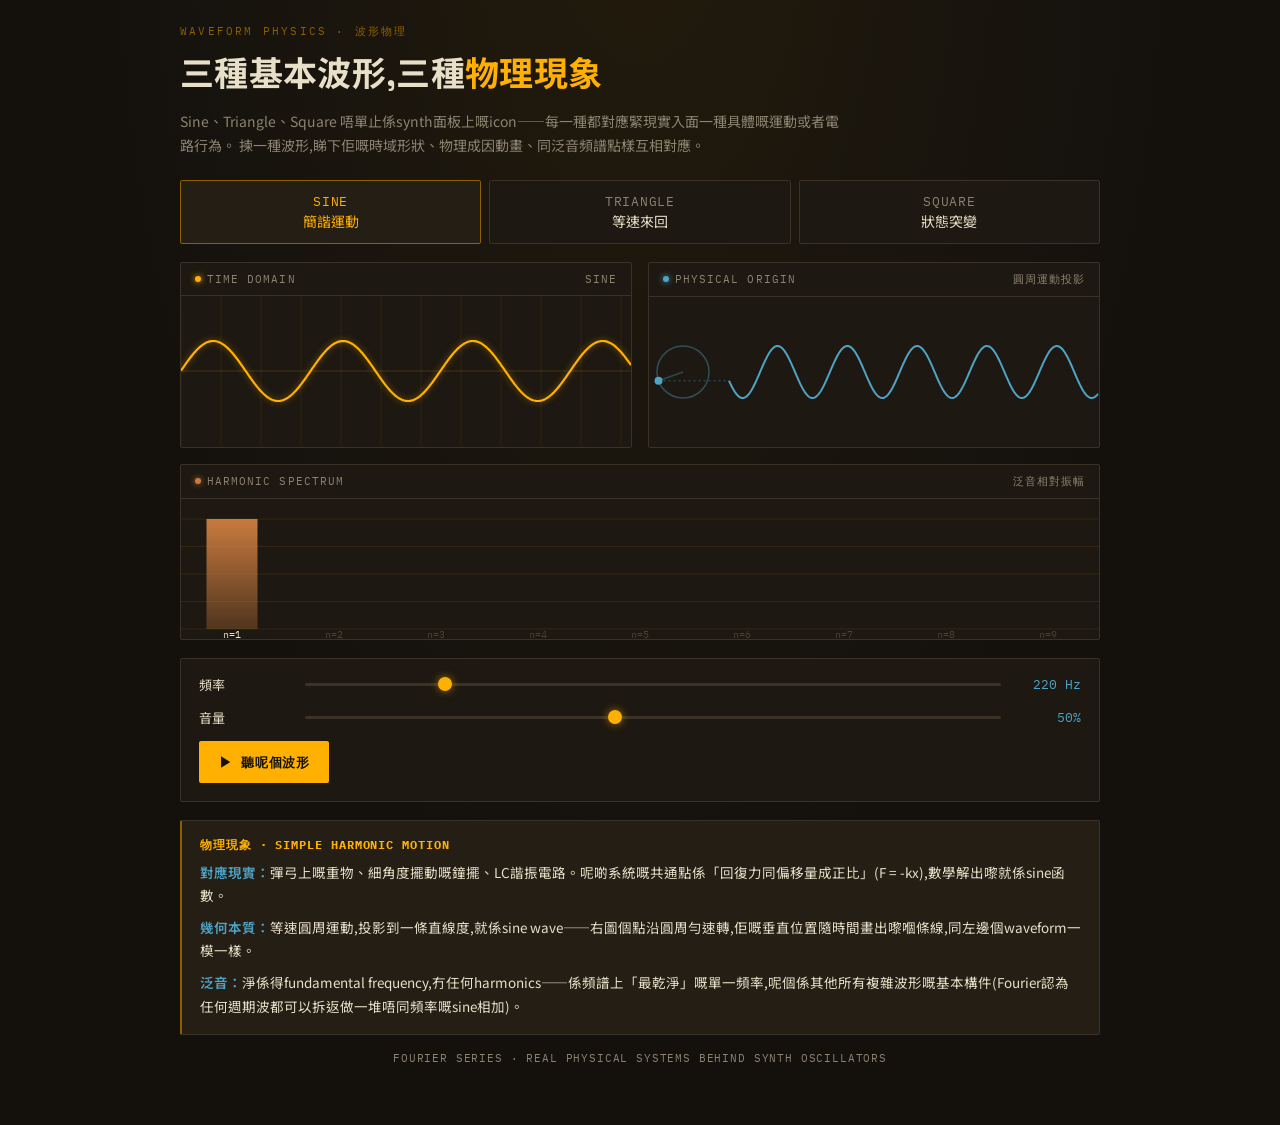
<file: waveform.html>
<!DOCTYPE html>
<html lang="zh-Hant">
<head>
<meta charset="UTF-8">
<meta name="viewport" content="width=device-width, initial-scale=1.0">
<title>Sine · Triangle · Square — 波形嘅物理現象</title>
<style>
  @import url('https://fonts.googleapis.com/css2?family=IBM+Plex+Mono:wght@400;500;600;700&family=Space+Grotesk:wght@500;700&family=Noto+Sans+TC:wght@400;500;700&display=swap');

  :root{
    --bg:#14110D;
    --panel:#1D1811;
    --panel-2:#241E15;
    --amber:#FFB000;
    --amber-dim:#8C5F00;
    --teal:#4FA3C4;
    --teal-dim:#2C5A6D;
    --text:#E8DFC8;
    --text-dim:#8C8371;
    --line:#3A3226;
  }
  *{box-sizing:border-box;}
  html,body{margin:0;padding:0;}
  body{
    background:radial-gradient(ellipse at 50% -10%, rgba(255,176,0,0.06), transparent 60%), var(--bg);
    color:var(--text);
    font-family:'Noto Sans TC','IBM Plex Mono',monospace;
    min-height:100vh;
    padding:24px 16px 60px;
  }
  .wrap{max-width:920px;margin:0 auto;}
  header{margin-bottom:22px;}
  .eyebrow{font-family:'IBM Plex Mono',monospace;font-size:11px;letter-spacing:0.2em;color:var(--amber-dim);text-transform:uppercase;margin-bottom:8px;}
  h1{font-family:'Space Grotesk','Noto Sans TC',sans-serif;font-weight:700;font-size:clamp(24px,4.6vw,34px);margin:0 0 8px;letter-spacing:0.01em;}
  h1 span{color:var(--amber);}
  .sub{color:var(--text-dim);font-size:14px;line-height:1.7;max-width:660px;}

  .tabs{display:flex;gap:8px;margin-bottom:18px;}
  .tab{
    flex:1;
    background:var(--panel);
    border:1px solid var(--line);
    color:var(--text-dim);
    font-family:'IBM Plex Mono',monospace;
    font-size:12.5px;
    letter-spacing:0.06em;
    padding:12px 10px;
    cursor:pointer;
    border-radius:2px;
    text-align:center;
    transition:all .15s ease;
    text-transform:uppercase;
  }
  .tab .cn{display:block;font-family:'Noto Sans TC',sans-serif;font-size:14px;color:var(--text);margin-top:2px;text-transform:none;letter-spacing:0;}
  .tab.active{border-color:var(--amber-dim);background:var(--panel-2);color:var(--amber);}
  .tab.active .cn{color:var(--amber);}

  .grid{display:grid;grid-template-columns:1fr 1fr;gap:16px;margin-bottom:16px;}
  @media (max-width:680px){.grid{grid-template-columns:1fr;}}

  .scope{background:var(--panel);border:1px solid var(--line);border-radius:2px;overflow:hidden;}
  .scope-head{display:flex;justify-content:space-between;align-items:center;padding:9px 14px;border-bottom:1px solid var(--line);font-family:'IBM Plex Mono',monospace;font-size:10.5px;letter-spacing:0.1em;color:var(--text-dim);text-transform:uppercase;}
  .scope-head .dot{display:inline-block;width:6px;height:6px;border-radius:50%;background:var(--amber);margin-right:6px;vertical-align:1px;box-shadow:0 0 6px var(--amber);}
  canvas{display:block;width:100%;}

  .controls{background:var(--panel);border:1px solid var(--line);border-radius:2px;padding:16px 18px 18px;margin-bottom:18px;}
  .ctrl-row{display:flex;align-items:center;gap:14px;margin-bottom:14px;}
  .ctrl-row:last-child{margin-bottom:0;}
  .ctrl-label{width:90px;flex-shrink:0;font-size:13px;}
  input[type=range]{flex:1;-webkit-appearance:none;height:3px;background:var(--line);border-radius:2px;outline:none;}
  input[type=range]::-webkit-slider-thumb{-webkit-appearance:none;width:14px;height:14px;border-radius:50%;background:var(--amber);cursor:pointer;box-shadow:0 0 8px rgba(255,176,0,0.6);}
  input[type=range]::-moz-range-thumb{width:14px;height:14px;border:none;border-radius:50%;background:var(--amber);cursor:pointer;}
  .ctrl-num{width:64px;text-align:right;font-family:'IBM Plex Mono',monospace;font-size:12.5px;color:var(--teal);flex-shrink:0;}
  .play-btn{display:inline-flex;align-items:center;gap:8px;background:var(--amber);color:#14110D;border:none;padding:10px 20px;font-family:'IBM Plex Mono',monospace;font-size:12.5px;font-weight:600;letter-spacing:0.05em;border-radius:2px;cursor:pointer;}
  .play-btn.playing{background:var(--teal);color:#0d1b21;}

  .card{background:var(--panel-2);border:1px solid var(--line);border-left:2px solid var(--amber-dim);padding:16px 18px;border-radius:2px;margin-bottom:16px;}
  .card h3{font-family:'IBM Plex Mono',monospace;font-size:11.5px;letter-spacing:0.08em;text-transform:uppercase;color:var(--amber);margin:0 0 8px;}
  .card p{font-size:13.5px;line-height:1.75;margin:0;}
  .card p+p{margin-top:8px;}
  .card b{color:var(--teal);font-weight:600;}

  footer{text-align:center;color:var(--text-dim);font-size:10.5px;font-family:'IBM Plex Mono',monospace;letter-spacing:0.08em;margin-top:6px;}
</style>
</head>
<body>
<div class="wrap">
  <header>
    <div class="eyebrow">Waveform Physics · 波形物理</div>
    <h1>三種基本波形,三種<span>物理現象</span></h1>
    <p class="sub">
      Sine、Triangle、Square 唔單止係synth面板上嘅icon——每一種都對應緊現實入面一種具體嘅運動或者電路行為。
      揀一種波形,睇下佢嘅時域形狀、物理成因動畫、同泛音頻譜點樣互相對應。
    </p>
  </header>

  <div class="tabs">
    <button class="tab active" data-wf="sine">SINE<span class="cn">簡諧運動</span></button>
    <button class="tab" data-wf="triangle">TRIANGLE<span class="cn">等速來回</span></button>
    <button class="tab" data-wf="square">SQUARE<span class="cn">狀態突變</span></button>
  </div>

  <div class="grid">
    <div class="scope">
      <div class="scope-head"><span><span class="dot"></span>TIME DOMAIN</span><span id="wfLabel">Sine</span></div>
      <canvas id="waveCanvas" height="150"></canvas>
    </div>
    <div class="scope">
      <div class="scope-head"><span><span class="dot" style="background:var(--teal);box-shadow:0 0 6px var(--teal)"></span>PHYSICAL ORIGIN</span><span id="physLabel">圓周運動投影</span></div>
      <canvas id="physCanvas" height="150"></canvas>
    </div>
  </div>

  <div class="scope" style="margin-bottom:18px;">
    <div class="scope-head"><span><span class="dot" style="background:#C97B3F;box-shadow:0 0 6px #C97B3F"></span>HARMONIC SPECTRUM</span><span id="specInfo">泛音相對振幅</span></div>
    <canvas id="specCanvas" height="140"></canvas>
  </div>

  <div class="controls">
    <div class="ctrl-row">
      <div class="ctrl-label">頻率</div>
      <input type="range" id="freqSlider" min="80" max="800" value="220" step="1">
      <div class="ctrl-num" id="freqNum">220 Hz</div>
    </div>
    <div class="ctrl-row">
      <div class="ctrl-label">音量</div>
      <input type="range" id="ampSlider" min="10" max="100" value="50" step="1">
      <div class="ctrl-num" id="ampNum">50%</div>
    </div>
    <div class="ctrl-row">
      <button class="play-btn" id="playBtn">▶ 聽呢個波形</button>
    </div>
  </div>

  <div class="card" id="descCard"></div>

  <footer>FOURIER SERIES · REAL PHYSICAL SYSTEMS BEHIND SYNTH OSCILLATORS</footer>
</div>

<script>
const waveCanvas = document.getElementById('waveCanvas');
const physCanvas = document.getElementById('physCanvas');
const specCanvas = document.getElementById('specCanvas');
const wCtx = waveCanvas.getContext('2d');
const phCtx = physCanvas.getContext('2d');
const spCtx = specCanvas.getContext('2d');

const freqSlider = document.getElementById('freqSlider');
const ampSlider = document.getElementById('ampSlider');
const freqNum = document.getElementById('freqNum');
const ampNum = document.getElementById('ampNum');
const playBtn = document.getElementById('playBtn');
const wfLabel = document.getElementById('wfLabel');
const physLabel = document.getElementById('physLabel');
const descCard = document.getElementById('descCard');
const tabs = document.querySelectorAll('.tab');

let waveform = 'sine';
let freq = 220;
let amp = 50;
let t = 0;

const CONTENT = {
  sine: {
    physLabel: '圓周運動投影',
    desc: `
      <h3>物理現象 · Simple Harmonic Motion</h3>
      <p><b>對應現實：</b>彈弓上嘅重物、細角度擺動嘅鐘擺、LC諧振電路。呢啲系統嘅共通點係「回復力同偏移量成正比」(F = -kx),數學解出嚟就係sine函數。</p>
      <p><b>幾何本質：</b>等速圓周運動,投影到一條直線度,就係sine wave——右圖個點沿圓周勻速轉,佢嘅垂直位置隨時間畫出嚟嗰條線,同左邊個waveform一模一樣。</p>
      <p><b>泛音：</b>淨係得fundamental frequency,冇任何harmonics——係頻譜上「最乾淨」嘅單一頻率,呢個係其他所有複雜波形嘅基本構件(Fourier認為任何週期波都可以拆返做一堆唔同頻率嘅sine相加)。</p>
    `,
    spectrum: [[1,1]]
  },
  triangle: {
    physLabel: '恆定速度來回運動',
    desc: `
      <h3>物理現象 · Constant-Velocity Reversal</h3>
      <p><b>對應現實：</b>一個物體用恆定速度移動,去到終點即刻反方向(速度大小唔變,方向瞬間反轉)——電子上對應「用恆定電流幫電容器充電、放電」,產生嘅電壓就係linear ramp嚟回。數學上,triangle wave正正就係square wave經過一次積分。</p>
      <p><b>同sine嘅分別：</b>Sine嘅速度喺兩端慢、中間快(圓周運動嘅垂直分量);Triangle嘅速度全程恆定,淨係喺轉角嗰一瞬間突變——即係位移對時間嘅圖係直線嚟回,唔係曲線。</p>
      <p><b>泛音：</b>得單數harmonics(1,3,5,7…),振幅按1/n²遞減——衰得好快,所以高頻份量好弱,聽落比square柔好多,接近純音又冇咁悶。</p>
    `,
    spectrum: [[1,1],[3,1/9],[5,1/25],[7,1/49],[9,1/81]]
  },
  square: {
    physLabel: '雙穩態瞬間切換',
    desc: `
      <h3>物理現象 · Bistable Instant Switching</h3>
      <p><b>對應現實：</b>一個系統喺兩個固定狀態之間即時切換,冇任何過渡態——好似relay/開關掣、電子電路入面嘅Schmitt trigger(雙穩態觸發器)。喺audio入面,square wave亦都係「sine被削波(clipping)到盡」嘅極端結果——你將個訊號送入overdrive/limiter谷盡,個sine嘅兩端會被夾平,愈夾愈近似square。</p>
      <p><b>同triangle嘅分別：</b>Triangle係「恆速移動,轉角一刻反轉」;Square係「根本冇移動過程」——狀態即時由+1跳去-1,冇任何中間值。</p>
      <p><b>泛音：</b>都係得單數harmonics(1,3,5,7…),但振幅按1/n遞減——衰得慢好多,所以高頻份量好豐富,聽落好「勁」、好「電」、好刺耳,成日用嚟做chiptune、bass、lead,或者代表「削波/distortion」呢種聲音特質。</p>
    `,
    spectrum: [[1,1],[3,1/3],[5,1/5],[7,1/7],[9,1/9]]
  }
};

function resizeCanvases(){
  [waveCanvas, physCanvas, specCanvas].forEach(c=>{
    const w = c.parentElement.clientWidth;
    const ratio = window.devicePixelRatio || 1;
    const cssH = parseInt(c.getAttribute('height'));
    c.width = w * ratio;
    c.height = cssH * ratio;
    c.style.height = cssH + 'px';
    c.getContext('2d').setTransform(ratio,0,0,ratio,0,0);
  });
}

function waveValue(phase){
  // phase in radians
  const s = Math.sin(phase);
  if(waveform==='sine') return s;
  if(waveform==='triangle') return (2/Math.PI)*Math.asin(s);
  if(waveform==='square') return s>=0?1:-1;
}

function drawWave(){
  const w = waveCanvas.clientWidth, h = parseInt(waveCanvas.getAttribute('height'));
  wCtx.clearRect(0,0,w,h);
  wCtx.strokeStyle='rgba(255,176,0,0.08)'; wCtx.lineWidth=1;
  for(let x=0;x<w;x+=40){wCtx.beginPath();wCtx.moveTo(x,0);wCtx.lineTo(x,h);wCtx.stroke();}
  wCtx.beginPath();wCtx.moveTo(0,h/2);wCtx.lineTo(w,h/2);wCtx.strokeStyle='rgba(255,176,0,0.18)';wCtx.stroke();

  const cyclesVisible = 2 + freq/150;
  const ampPx = (amp/100)*(h*0.4);
  wCtx.beginPath();
  wCtx.strokeStyle='#FFB000'; wCtx.lineWidth=2.2;
  wCtx.shadowColor='rgba(255,176,0,0.5)'; wCtx.shadowBlur=6;
  for(let x=0;x<=w;x++){
    const phase = (x/w)*cyclesVisible*Math.PI*2 - t*(freq/60);
    const y = h/2 - waveValue(phase)*ampPx;
    if(x===0) wCtx.moveTo(x,y); else wCtx.lineTo(x,y);
  }
  wCtx.stroke(); wCtx.shadowBlur=0;
}

function drawPhys(){
  const w = physCanvas.clientWidth, h = parseInt(physCanvas.getAttribute('height'));
  phCtx.clearRect(0,0,w,h);
  const cx = 34, cy = h/2, r = 26;
  const speed = freq/60;
  const phase = -t*speed*Math.PI*2;

  if(waveform==='sine'){
    // reference circle
    phCtx.strokeStyle='rgba(79,163,196,0.4)'; phCtx.lineWidth=1.5;
    phCtx.beginPath(); phCtx.arc(cx,cy,r,0,Math.PI*2); phCtx.stroke();
    const px = cx + r*Math.cos(phase);
    const py = cy + r*Math.sin(phase);
    phCtx.strokeStyle='rgba(79,163,196,0.35)'; phCtx.beginPath(); phCtx.moveTo(cx,cy); phCtx.lineTo(px,py); phCtx.stroke();
    phCtx.beginPath(); phCtx.arc(px,py,4,0,Math.PI*2); phCtx.fillStyle='#4FA3C4'; phCtx.fill();
    // dashed to trace line
    phCtx.setLineDash([2,3]);
    phCtx.strokeStyle='rgba(79,163,196,0.3)';
    phCtx.beginPath(); phCtx.moveTo(px,py); phCtx.lineTo(cx+r+20,py); phCtx.stroke();
    phCtx.setLineDash([]);
    // trace
    phCtx.beginPath(); phCtx.strokeStyle='#4FA3C4'; phCtx.lineWidth=2;
    const traceStart = cx+r+20;
    for(let x=traceStart;x<w;x++){
      const ph = phase - (x-traceStart)*0.09;
      const y = cy + r*Math.sin(ph);
      if(x===traceStart) phCtx.moveTo(x,y); else phCtx.lineTo(x,y);
    }
    phCtx.stroke();
  } else if(waveform==='triangle'){
    const trackY = cy;
    const leftX = 30, rightX = w-160;
    const pos = (2/Math.PI)*Math.asin(Math.sin(phase)); // -1..1
    const ballX = leftX + (pos+1)/2*(rightX-leftX);
    phCtx.strokeStyle='rgba(79,163,196,0.35)'; phCtx.lineWidth=1.5;
    phCtx.beginPath(); phCtx.moveTo(leftX,trackY); phCtx.lineTo(rightX,trackY); phCtx.stroke();
    phCtx.fillStyle='rgba(79,163,196,0.6)';
    phCtx.fillRect(leftX-4,trackY-14,4,28);
    phCtx.fillRect(rightX,trackY-14,4,28);
    phCtx.beginPath(); phCtx.arc(ballX,trackY,5,0,Math.PI*2); phCtx.fillStyle='#4FA3C4'; phCtx.fill();
    // trace
    const traceStart = rightX+25;
    phCtx.beginPath(); phCtx.strokeStyle='#4FA3C4'; phCtx.lineWidth=2;
    for(let x=traceStart;x<w;x++){
      const ph = phase - (x-traceStart)*0.09;
      const y = cy - ((2/Math.PI)*Math.asin(Math.sin(ph)))*24;
      if(x===traceStart) phCtx.moveTo(x,y); else phCtx.lineTo(x,y);
    }
    phCtx.stroke();
  } else if(waveform==='square'){
    const state = Math.sin(phase)>=0;
    const boxY = state? cy-30 : cy+6;
    phCtx.fillStyle='rgba(79,163,196,0.15)';
    phCtx.fillRect(10,cy-30,50,24);
    phCtx.fillRect(10,cy+6,50,24);
    phCtx.fillStyle='#4FA3C4';
    phCtx.fillRect(10,boxY,50,24);
    phCtx.fillStyle='#14110D';
    phCtx.font='10px IBM Plex Mono';
    phCtx.fillText(state?'+1':'', 26, boxY+16);
    phCtx.fillStyle='#8C8371';
    phCtx.font='9px IBM Plex Mono';
    phCtx.fillText('HIGH', 20, cy-30+16);
    phCtx.fillText('LOW', 22, cy+6+16);
    const traceStart = 90;
    phCtx.beginPath(); phCtx.strokeStyle='#4FA3C4'; phCtx.lineWidth=2;
    for(let x=traceStart;x<w;x++){
      const ph = phase - (x-traceStart)*0.09;
      const y = cy - (Math.sin(ph)>=0?1:-1)*24;
      if(x===traceStart) phCtx.moveTo(x,y); else phCtx.lineTo(x,y);
    }
    phCtx.stroke();
  }
}

function drawSpectrum(){
  const w = specCanvas.clientWidth, h = parseInt(specCanvas.getAttribute('height'));
  spCtx.clearRect(0,0,w,h);
  const data = CONTENT[waveform].spectrum;
  const maxN = 9;
  const slots = [1,2,3,4,5,6,7,8,9];
  const barW = w/slots.length;
  spCtx.strokeStyle='rgba(255,176,0,0.1)'; spCtx.lineWidth=1;
  for(let i=0;i<=4;i++){
    const y = h-10-(h-30)*(i/4);
    spCtx.beginPath(); spCtx.moveTo(0,y); spCtx.lineTo(w,y); spCtx.stroke();
  }
  slots.forEach((n,i)=>{
    const found = data.find(d=>d[0]===n);
    const val = found? found[1]:0;
    const barH = val*(h-30);
    const x = i*barW + barW*0.25;
    const bw = barW*0.5;
    const y = h-10-barH;
    const grad = spCtx.createLinearGradient(0,y,0,h-10);
    grad.addColorStop(0, found? '#C97B3F':'rgba(140,131,113,0.15)');
    grad.addColorStop(1, found? 'rgba(201,123,63,0.3)':'rgba(140,131,113,0.05)');
    spCtx.fillStyle = grad;
    spCtx.fillRect(x,y,bw,Math.max(barH,found?2:0));
    spCtx.fillStyle = found? '#E8DFC8':'#4a4232';
    spCtx.font='10px IBM Plex Mono';
    spCtx.textAlign='center';
    spCtx.fillText('n='+n, x+bw/2, h-1);
  });
  spCtx.textAlign='left';
}

function animate(){
  t += 0.016;
  drawWave(); drawPhys(); drawSpectrum();
  requestAnimationFrame(animate);
}

function updateUI(){
  freqNum.textContent = freq+' Hz';
  ampNum.textContent = amp+'%';
  wfLabel.textContent = waveform.charAt(0).toUpperCase()+waveform.slice(1);
  physLabel.textContent = CONTENT[waveform].physLabel;
  descCard.innerHTML = CONTENT[waveform].desc;
}

tabs.forEach(tab=>{
  tab.addEventListener('click', ()=>{
    tabs.forEach(t=>t.classList.remove('active'));
    tab.classList.add('active');
    waveform = tab.dataset.wf;
    updateUI();
    if(osc) osc.type = waveform;
  });
});

freqSlider.addEventListener('input', ()=>{
  freq = parseInt(freqSlider.value);
  updateUI();
  if(osc) osc.frequency.setValueAtTime(freq, audioCtx.currentTime);
});
ampSlider.addEventListener('input', ()=>{
  amp = parseInt(ampSlider.value);
  updateUI();
  if(gainNode) gainNode.gain.setValueAtTime((amp/100)*0.15, audioCtx.currentTime);
});

window.addEventListener('resize', resizeCanvases);
resizeCanvases();
updateUI();
animate();

let audioCtx=null, osc=null, gainNode=null, playing=false;
playBtn.addEventListener('click', ()=>{
  if(!audioCtx) audioCtx = new (window.AudioContext||window.webkitAudioContext)();
  if(!playing){
    osc = audioCtx.createOscillator();
    gainNode = audioCtx.createGain();
    osc.type = waveform;
    osc.frequency.setValueAtTime(freq, audioCtx.currentTime);
    gainNode.gain.setValueAtTime(0, audioCtx.currentTime);
    gainNode.gain.linearRampToValueAtTime((amp/100)*0.15, audioCtx.currentTime+0.05);
    osc.connect(gainNode).connect(audioCtx.destination);
    osc.start();
    playing=true;
    playBtn.textContent='■ 停止';
    playBtn.classList.add('playing');
  } else {
    gainNode.gain.linearRampToValueAtTime(0, audioCtx.currentTime+0.05);
    osc.stop(audioCtx.currentTime+0.06);
    playing=false;
    playBtn.textContent='▶ 聽呢個波形';
    playBtn.classList.remove('playing');
  }
});
</script>
</body>
</html>
</file>
